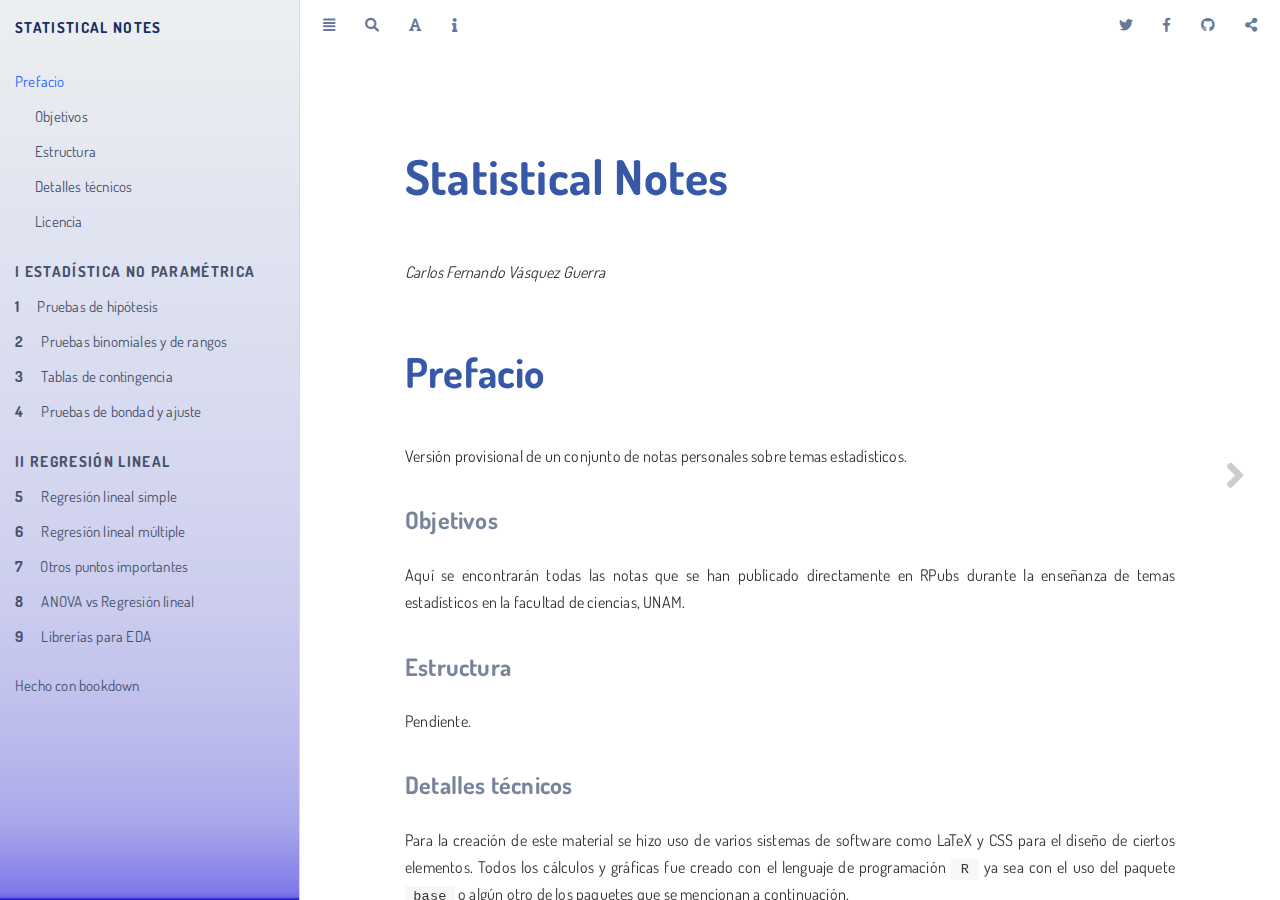
<file: docs/index.html>
<!DOCTYPE html>
<html lang="" xml:lang="">
<head>

  <meta charset="utf-8" />
  <meta http-equiv="X-UA-Compatible" content="IE=edge" />
  <title>Statistical Notes</title>
  <meta name="description" content="Notas sobre temas relacionados a la estadística" />
  <meta name="generator" content="bookdown 0.21.6 and GitBook 2.6.7" />

  <meta property="og:title" content="Statistical Notes" />
  <meta property="og:type" content="book" />
  <meta property="og:url" content="https://carlosfernandovg.github.io/StatisticalNotes/" />
  
  <meta property="og:description" content="Notas sobre temas relacionados a la estadística" />
  <meta name="github-repo" content="CarlosFernandoVG/StatisticalNotes" />

  <meta name="twitter:card" content="summary" />
  <meta name="twitter:title" content="Statistical Notes" />
  
  <meta name="twitter:description" content="Notas sobre temas relacionados a la estadística" />
  

<meta name="author" content="Carlos Fernando Vásquez Guerra" />



  <meta name="viewport" content="width=device-width, initial-scale=1" />
  <meta name="apple-mobile-web-app-capable" content="yes" />
  <meta name="apple-mobile-web-app-status-bar-style" content="black" />
  
  

<link rel="next" href="pruebas-de-hipótesis.html"/>
<script src="libs/header-attrs-2.7.3/header-attrs.js"></script>
<script src="libs/jquery-3.5.1/jquery.min.js"></script>
<link href="libs/gitbook-2.6.7/css/style.css" rel="stylesheet" />
<link href="libs/gitbook-2.6.7/css/plugin-table.css" rel="stylesheet" />
<link href="libs/gitbook-2.6.7/css/plugin-bookdown.css" rel="stylesheet" />
<link href="libs/gitbook-2.6.7/css/plugin-highlight.css" rel="stylesheet" />
<link href="libs/gitbook-2.6.7/css/plugin-search.css" rel="stylesheet" />
<link href="libs/gitbook-2.6.7/css/plugin-fontsettings.css" rel="stylesheet" />
<link href="libs/gitbook-2.6.7/css/plugin-clipboard.css" rel="stylesheet" />









<link href="libs/anchor-sections-1.0.1/anchor-sections.css" rel="stylesheet" />
<script src="libs/anchor-sections-1.0.1/anchor-sections.js"></script>
<link href="libs/font-awesome-5.1.0/css/all.css" rel="stylesheet" />
<link href="libs/font-awesome-5.1.0/css/v4-shims.css" rel="stylesheet" />
<script src="libs/htmlwidgets-1.5.3/htmlwidgets.js"></script>
<script src="libs/plotly-binding-4.9.3/plotly.js"></script>
<script src="libs/typedarray-0.1/typedarray.min.js"></script>
<link href="libs/crosstalk-1.1.1/css/crosstalk.css" rel="stylesheet" />
<script src="libs/crosstalk-1.1.1/js/crosstalk.min.js"></script>
<link href="libs/plotly-htmlwidgets-css-1.57.1/plotly-htmlwidgets.css" rel="stylesheet" />
<script src="libs/plotly-main-1.57.1/plotly-latest.min.js"></script>
<script src="libs/kePrint-0.0.1/kePrint.js"></script>
<link href="libs/lightable-0.0.1/lightable.css" rel="stylesheet" />
<link href="libs/bsTable-3.3.7/bootstrapTable.min.css" rel="stylesheet" />
<script src="libs/bsTable-3.3.7/bootstrapTable.js"></script>


<style type="text/css">
pre > code.sourceCode { white-space: pre; position: relative; }
pre > code.sourceCode > span { display: inline-block; line-height: 1.25; }
pre > code.sourceCode > span:empty { height: 1.2em; }
.sourceCode { overflow: visible; }
code.sourceCode > span { color: inherit; text-decoration: inherit; }
pre.sourceCode { margin: 0; }
@media screen {
div.sourceCode { overflow: auto; }
}
@media print {
pre > code.sourceCode { white-space: pre-wrap; }
pre > code.sourceCode > span { text-indent: -5em; padding-left: 5em; }
}
pre.numberSource code
  { counter-reset: source-line 0; }
pre.numberSource code > span
  { position: relative; left: -4em; counter-increment: source-line; }
pre.numberSource code > span > a:first-child::before
  { content: counter(source-line);
    position: relative; left: -1em; text-align: right; vertical-align: baseline;
    border: none; display: inline-block;
    -webkit-touch-callout: none; -webkit-user-select: none;
    -khtml-user-select: none; -moz-user-select: none;
    -ms-user-select: none; user-select: none;
    padding: 0 4px; width: 4em;
    color: #aaaaaa;
  }
pre.numberSource { margin-left: 3em; border-left: 1px solid #aaaaaa;  padding-left: 4px; }
div.sourceCode
  {   }
@media screen {
pre > code.sourceCode > span > a:first-child::before { text-decoration: underline; }
}
code span.al { color: #ff0000; font-weight: bold; } /* Alert */
code span.an { color: #60a0b0; font-weight: bold; font-style: italic; } /* Annotation */
code span.at { color: #7d9029; } /* Attribute */
code span.bn { color: #40a070; } /* BaseN */
code span.bu { } /* BuiltIn */
code span.cf { color: #007020; font-weight: bold; } /* ControlFlow */
code span.ch { color: #4070a0; } /* Char */
code span.cn { color: #880000; } /* Constant */
code span.co { color: #60a0b0; font-style: italic; } /* Comment */
code span.cv { color: #60a0b0; font-weight: bold; font-style: italic; } /* CommentVar */
code span.do { color: #ba2121; font-style: italic; } /* Documentation */
code span.dt { color: #902000; } /* DataType */
code span.dv { color: #40a070; } /* DecVal */
code span.er { color: #ff0000; font-weight: bold; } /* Error */
code span.ex { } /* Extension */
code span.fl { color: #40a070; } /* Float */
code span.fu { color: #06287e; } /* Function */
code span.im { } /* Import */
code span.in { color: #60a0b0; font-weight: bold; font-style: italic; } /* Information */
code span.kw { color: #007020; font-weight: bold; } /* Keyword */
code span.op { color: #666666; } /* Operator */
code span.ot { color: #007020; } /* Other */
code span.pp { color: #bc7a00; } /* Preprocessor */
code span.sc { color: #4070a0; } /* SpecialChar */
code span.ss { color: #bb6688; } /* SpecialString */
code span.st { color: #4070a0; } /* String */
code span.va { color: #19177c; } /* Variable */
code span.vs { color: #4070a0; } /* VerbatimString */
code span.wa { color: #60a0b0; font-weight: bold; font-style: italic; } /* Warning */
</style>

<style type="text/css">
/* Used with Pandoc 2.11+ new --citeproc when CSL is used */
div.csl-bib-body { }
div.csl-entry {
  clear: both;
}
.hanging div.csl-entry {
  margin-left:2em;
  text-indent:-2em;
}
div.csl-left-margin {
  min-width:2em;
  float:left;
}
div.csl-right-inline {
  margin-left:2em;
  padding-left:1em;
}
div.csl-indent {
  margin-left: 2em;
}
</style>

<link rel="stylesheet" href="styles.css" type="text/css" />
</head>

<body>



  <div class="book without-animation with-summary font-size-2 font-family-1" data-basepath=".">

    <div class="book-summary">
      <nav role="navigation">

<ul class="summary">
<li><a href="./">Statistical Notes</a></li>

<li class="divider"></li>
<li class="chapter" data-level="" data-path="index.html"><a href="index.html"><i class="fa fa-check"></i>Prefacio</a>
<ul>
<li class="chapter" data-level="" data-path="index.html"><a href="index.html#objetivos"><i class="fa fa-check"></i>Objetivos</a></li>
<li class="chapter" data-level="" data-path="index.html"><a href="index.html#estructura"><i class="fa fa-check"></i>Estructura</a></li>
<li class="chapter" data-level="" data-path="index.html"><a href="index.html#detalles-técnicos"><i class="fa fa-check"></i>Detalles técnicos</a></li>
<li class="chapter" data-level="" data-path="index.html"><a href="index.html#licencia"><i class="fa fa-check"></i>Licencia</a></li>
</ul></li>
<li class="part"><span><b>I Estadística no paramétrica</b></span></li>
<li class="chapter" data-level="1" data-path="pruebas-de-hipótesis.html"><a href="pruebas-de-hipótesis.html"><i class="fa fa-check"></i><b>1</b> Pruebas de hipótesis</a>
<ul>
<li class="chapter" data-level="1.1" data-path="pruebas-de-hipótesis.html"><a href="pruebas-de-hipótesis.html#qué-es-una-prueba-de-hipótesis"><i class="fa fa-check"></i><b>1.1</b> ¿Qué es una Prueba de Hipótesis?</a></li>
<li class="chapter" data-level="1.2" data-path="pruebas-de-hipótesis.html"><a href="pruebas-de-hipótesis.html#dos-tipos-de-hipótesis"><i class="fa fa-check"></i><b>1.2</b> Dos tipos de hipótesis</a></li>
<li class="chapter" data-level="1.3" data-path="pruebas-de-hipótesis.html"><a href="pruebas-de-hipótesis.html#significancia-y-confianza"><i class="fa fa-check"></i><b>1.3</b> Significancia y confianza</a></li>
<li class="chapter" data-level="1.4" data-path="pruebas-de-hipótesis.html"><a href="pruebas-de-hipótesis.html#rechazar-h_0"><i class="fa fa-check"></i><b>1.4</b> Rechazar <span class="math inline">\(H_0\)</span></a></li>
<li class="chapter" data-level="1.5" data-path="pruebas-de-hipótesis.html"><a href="pruebas-de-hipótesis.html#tipos-de-pruebas"><i class="fa fa-check"></i><b>1.5</b> Tipos de pruebas</a></li>
<li class="chapter" data-level="1.6" data-path="pruebas-de-hipótesis.html"><a href="pruebas-de-hipótesis.html#p-value"><i class="fa fa-check"></i><b>1.6</b> <span class="math inline">\(P-value\)</span></a></li>
<li class="chapter" data-level="1.7" data-path="pruebas-de-hipótesis.html"><a href="pruebas-de-hipótesis.html#algunos-puntos-a-recordar"><i class="fa fa-check"></i><b>1.7</b> Algunos puntos a recordar</a></li>
</ul></li>
<li class="chapter" data-level="2" data-path="pruebas-binomiales-y-de-rangos.html"><a href="pruebas-binomiales-y-de-rangos.html"><i class="fa fa-check"></i><b>2</b> Pruebas binomiales y de rangos</a></li>
<li class="chapter" data-level="3" data-path="tablas-de-contingencia.html"><a href="tablas-de-contingencia.html"><i class="fa fa-check"></i><b>3</b> Tablas de contingencia</a></li>
<li class="chapter" data-level="4" data-path="pruebas-de-bondad-y-ajuste.html"><a href="pruebas-de-bondad-y-ajuste.html"><i class="fa fa-check"></i><b>4</b> Pruebas de bondad y ajuste</a>
<ul>
<li class="chapter" data-level="4.1" data-path="pruebas-de-bondad-y-ajuste.html"><a href="pruebas-de-bondad-y-ajuste.html#funciones-de-distribución-comunes-y-técnicas-de-identificación"><i class="fa fa-check"></i><b>4.1</b> Funciones de distribución comunes y técnicas de identificación</a></li>
<li class="chapter" data-level="4.2" data-path="pruebas-de-bondad-y-ajuste.html"><a href="pruebas-de-bondad-y-ajuste.html#programación-y-evaluación"><i class="fa fa-check"></i><b>4.2</b> Programación y evaluación</a></li>
<li class="chapter" data-level="4.3" data-path="pruebas-de-bondad-y-ajuste.html"><a href="pruebas-de-bondad-y-ajuste.html#comparación-de-pruebas"><i class="fa fa-check"></i><b>4.3</b> Comparación de pruebas</a></li>
<li class="chapter" data-level="4.4" data-path="pruebas-de-bondad-y-ajuste.html"><a href="pruebas-de-bondad-y-ajuste.html#el-caso-de-la-normal"><i class="fa fa-check"></i><b>4.4</b> El caso de la normal</a></li>
</ul></li>
<li class="part"><span><b>II Regresión lineal</b></span></li>
<li class="chapter" data-level="5" data-path="regresión-lineal-simple.html"><a href="regresión-lineal-simple.html"><i class="fa fa-check"></i><b>5</b> Regresión lineal simple</a>
<ul>
<li class="chapter" data-level="5.1" data-path="regresión-lineal-simple.html"><a href="regresión-lineal-simple.html#correlación-y-linearidad"><i class="fa fa-check"></i><b>5.1</b> Correlación y linearidad</a></li>
<li class="chapter" data-level="5.2" data-path="regresión-lineal-simple.html"><a href="regresión-lineal-simple.html#variables-categóricas"><i class="fa fa-check"></i><b>5.2</b> Variables categóricas</a></li>
<li class="chapter" data-level="5.3" data-path="regresión-lineal-simple.html"><a href="regresión-lineal-simple.html#paquetes-y-funciones-útiles"><i class="fa fa-check"></i><b>5.3</b> Paquetes y funciones útiles</a>
<ul>
<li class="chapter" data-level="5.3.1" data-path="regresión-lineal-simple.html"><a href="regresión-lineal-simple.html#correlación"><i class="fa fa-check"></i><b>5.3.1</b> Correlación</a></li>
<li class="chapter" data-level="5.3.2" data-path="regresión-lineal-simple.html"><a href="regresión-lineal-simple.html#regresión"><i class="fa fa-check"></i><b>5.3.2</b> Regresión</a></li>
<li class="chapter" data-level="5.3.3" data-path="regresión-lineal-simple.html"><a href="regresión-lineal-simple.html#tidymodelsbroom"><i class="fa fa-check"></i><b>5.3.3</b> TidyModels::Broom</a></li>
</ul></li>
<li class="chapter" data-level="5.4" data-path="regresión-lineal-simple.html"><a href="regresión-lineal-simple.html#ejemplo"><i class="fa fa-check"></i><b>5.4</b> Ejemplo</a></li>
<li class="chapter" data-level="5.5" data-path="regresión-lineal-simple.html"><a href="regresión-lineal-simple.html#otros-puntos-importantes"><i class="fa fa-check"></i><b>5.5</b> Otros puntos importantes</a></li>
</ul></li>
<li class="chapter" data-level="6" data-path="regresión-lineal-múltiple.html"><a href="regresión-lineal-múltiple.html"><i class="fa fa-check"></i><b>6</b> Regresión lineal múltiple</a>
<ul>
<li class="chapter" data-level="6.1" data-path="regresión-lineal-múltiple.html"><a href="regresión-lineal-múltiple.html#pruebas-de-hipótesis-y-anova-e-intervalos"><i class="fa fa-check"></i><b>6.1</b> Pruebas de hipótesis y ANOVA e intervalos</a></li>
<li class="chapter" data-level="6.2" data-path="regresión-lineal-múltiple.html"><a href="regresión-lineal-múltiple.html#interacción-y-selección-de-variables"><i class="fa fa-check"></i><b>6.2</b> Interacción y selección de variables</a></li>
<li class="chapter" data-level="6.3" data-path="regresión-lineal-múltiple.html"><a href="regresión-lineal-múltiple.html#supuestos-y-problemas-potenciales"><i class="fa fa-check"></i><b>6.3</b> Supuestos y problemas potenciales</a>
<ul>
<li class="chapter" data-level="6.3.1" data-path="regresión-lineal-múltiple.html"><a href="regresión-lineal-múltiple.html#transformaciones"><i class="fa fa-check"></i><b>6.3.1</b> +Transformaciones</a></li>
<li class="chapter" data-level="6.3.2" data-path="regresión-lineal-múltiple.html"><a href="regresión-lineal-múltiple.html#interpretaciones"><i class="fa fa-check"></i><b>6.3.2</b> Interpretaciones</a></li>
<li class="chapter" data-level="6.3.3" data-path="regresión-lineal-múltiple.html"><a href="regresión-lineal-múltiple.html#validación"><i class="fa fa-check"></i><b>6.3.3</b> Validación</a></li>
</ul></li>
<li class="chapter" data-level="6.4" data-path="regresión-lineal-múltiple.html"><a href="regresión-lineal-múltiple.html#predicción"><i class="fa fa-check"></i><b>6.4</b> Predicción</a></li>
</ul></li>
<li class="chapter" data-level="7" data-path="otros-puntos-importantes-1.html"><a href="otros-puntos-importantes-1.html"><i class="fa fa-check"></i><b>7</b> Otros puntos importantes</a>
<ul>
<li class="chapter" data-level="7.1" data-path="otros-puntos-importantes-1.html"><a href="otros-puntos-importantes-1.html#comparación-de-modelos"><i class="fa fa-check"></i><b>7.1</b> Comparación de modelos</a>
<ul>
<li class="chapter" data-level="7.1.1" data-path="otros-puntos-importantes-1.html"><a href="otros-puntos-importantes-1.html#r2"><i class="fa fa-check"></i><b>7.1.1</b> R^2</a></li>
</ul></li>
<li class="chapter" data-level="7.2" data-path="otros-puntos-importantes-1.html"><a href="otros-puntos-importantes-1.html#análisis-de-valores-influyentes"><i class="fa fa-check"></i><b>7.2</b> Análisis de valores influyentes</a>
<ul>
<li class="chapter" data-level="7.2.1" data-path="otros-puntos-importantes-1.html"><a href="otros-puntos-importantes-1.html#outliers"><i class="fa fa-check"></i><b>7.2.1</b> Outliers</a></li>
<li class="chapter" data-level="7.2.2" data-path="otros-puntos-importantes-1.html"><a href="otros-puntos-importantes-1.html#valores-con-alto-apalancamiento"><i class="fa fa-check"></i><b>7.2.2</b> Valores con alto “apalancamiento”</a></li>
</ul></li>
</ul></li>
<li class="chapter" data-level="8" data-path="anova-vs-regresión-lineal.html"><a href="anova-vs-regresión-lineal.html"><i class="fa fa-check"></i><b>8</b> ANOVA vs Regresión lineal</a></li>
<li class="chapter" data-level="9" data-path="librerías-para-eda.html"><a href="librerías-para-eda.html"><i class="fa fa-check"></i><b>9</b> Librerías para EDA</a></li>
<li class="divider"></li>
<li><a href="https://bookdown.org" target="_blank">Hecho con bookdown</a></li>

</ul>

      </nav>
    </div>

    <div class="book-body">
      <div class="body-inner">
        <div class="book-header" role="navigation">
          <h1>
            <i class="fa fa-circle-o-notch fa-spin"></i><a href="./">Statistical Notes</a>
          </h1>
        </div>

        <div class="page-wrapper" tabindex="-1" role="main">
          <div class="page-inner">

            <section class="normal" id="section-">
<div id="header">
<h1 class="title">Statistical Notes</h1>
<p class="author"><em>Carlos Fernando Vásquez Guerra</em></p>
</div>
<div id="prefacio" class="section level1 unnumbered">
<h1>Prefacio</h1>
<p>Versión provisional de un conjunto de notas personales sobre temas estadísticos.</p>
<div id="objetivos" class="section level3 unnumbered">
<h3>Objetivos</h3>
<p>Aquí se encontrarán todas las notas que se han publicado directamente en RPubs durante la enseñanza de temas estadísticos en la facultad de ciencias, UNAM.</p>
</div>
<div id="estructura" class="section level3 unnumbered">
<h3>Estructura</h3>
<p>Pendiente.</p>
</div>
<div id="detalles-técnicos" class="section level3 unnumbered">
<h3>Detalles técnicos</h3>
<p>Para la creación de este material se hizo uso de varios sistemas de software como LaTeX y CSS para el diseño de ciertos elementos. Todos los cálculos y gráficas fue creado con el lenguaje de programación <code>R</code> ya sea con el uso del paquete <code>base</code> o algún otro de los paquetes que se mencionan a continuación.</p>
<style type="text/css">
.scroll-300 {
  max-height: 300px;
}
</style>
<style type="text/css">
pre {
  max-height: 300px;
  overflow-y: auto;
}

pre[class] {
  max-height: 300px;
}
</style>
<pre class="scroll-300"><code>R version 3.6.2 (2019-12-12)
Platform: x86_64-apple-darwin15.6.0 (64-bit)
Running under: macOS  10.16

Matrix products: default
BLAS:   /Library/Frameworks/R.framework/Versions/3.6/Resources/lib/libRblas.0.dylib
LAPACK: /Library/Frameworks/R.framework/Versions/3.6/Resources/lib/libRlapack.dylib

locale:
[1] en_US.UTF-8/en_US.UTF-8/en_US.UTF-8/C/en_US.UTF-8/en_US.UTF-8

attached base packages:
[1] stats     graphics  grDevices utils     datasets  methods   base     

other attached packages:
 [1] knitr_1.31          visdat_0.5.3        actuar_2.3-3       
 [4] futurevisions_0.1.1 moments_0.14        fitdistrplus_1.0-14
 [7] npsurv_0.4-0        lsei_1.2-0          survival_3.1-8     
[10] scales_1.1.1        janitor_2.1.0       shape_1.4.4        
[13] kableExtra_1.2.1    datasauRus_0.1.4    ggbrace_0.1.0      
[16] corrplot_0.84       lares_5.0.1         MASS_7.3-51.5      
[19] skimr_2.1.3         ggcorrplot_0.1.3    ggfortify_0.4.11   
[22] faraway_1.0.7       lmtest_0.9-38       zoo_1.8-8          
[25] modelsummary_0.8.1  equatiomatic_0.2.0  plotly_4.9.3       
[28] GGally_2.1.2        readxl_1.3.1        cowplot_1.1.1      
[31] patchwork_1.0.0     broom_0.7.9         latex2exp_0.4.0    
[34] devtools_2.3.2      usethis_2.0.1       forcats_0.5.1      
[37] stringr_1.4.0       dplyr_1.0.5         purrr_0.3.4        
[40] readr_1.4.0         tidyr_1.1.3         tibble_3.1.3       
[43] ggplot2_3.3.5       tidyverse_1.3.0    

loaded via a namespace (and not attached):
 [1] minqa_1.2.4          colorspace_2.0-2     ellipsis_0.3.2      
 [4] rprojroot_2.0.2      snakecase_0.11.0     base64enc_0.1-3     
 [7] fs_1.5.0             rstudioapi_0.13      remotes_2.2.0       
[10] fansi_0.5.0          lubridate_1.7.10     xml2_1.3.2          
[13] splines_3.6.2        pkgload_1.2.0        jsonlite_1.7.2      
[16] nloptr_1.2.2.2       pROC_1.17.0.1        dbplyr_1.4.2        
[19] compiler_3.6.2       httr_1.4.2           backports_1.2.1     
[22] assertthat_0.2.1     Matrix_1.2-18        lazyeval_0.2.2      
[25] cli_3.0.1            htmltools_0.5.1.9000 prettyunits_1.1.1   
[28] tools_3.6.2          gtable_0.3.0         glue_1.4.2          
[31] tables_0.9.6         Rcpp_1.0.6           cellranger_1.1.0    
[34] jquerylib_0.1.3      h2o_3.32.1.3         vctrs_0.3.8         
[37] nlme_3.1-144         xfun_0.21            ps_1.6.0            
[40] openxlsx_4.2.3       testthat_3.0.2       lme4_1.1-26         
[43] rvest_1.0.1          lifecycle_1.0.0      statmod_1.4.35      
[46] hms_1.0.0            RColorBrewer_1.1-2   yaml_2.2.1          
[49] memoise_1.1.0        gridExtra_2.3        sass_0.3.1.9000     
[52] rpart_4.1-15         reshape_0.8.8        stringi_1.5.3       
[55] desc_1.2.0           zip_2.1.1            boot_1.3-24         
[58] pkgbuild_1.2.0       repr_1.1.0           bitops_1.0-6        
[61] rlang_0.4.11         pkgconfig_2.0.3      evaluate_0.14       
[64] lattice_0.20-40      htmlwidgets_1.5.3    processx_3.4.5      
[67] tidyselect_1.1.0     plyr_1.8.6           magrittr_2.0.1      
[70] bookdown_0.21.6      R6_2.5.0             generics_0.1.0      
[73] expint_0.1-6         DBI_1.1.0            pillar_1.6.2        
[76] haven_2.3.1          withr_2.4.2          RCurl_1.98-1.1      
[79] modelr_0.1.6         crayon_1.4.1         utf8_1.2.2          
[82] rmarkdown_2.7.3      grid_3.6.2           data.table_1.14.0   
[85] callr_3.5.1          webshot_0.5.2        reprex_0.3.0        
[88] digest_0.6.27        munsell_0.5.0        viridisLite_0.4.0   
[91] bslib_0.2.4.9002     sessioninfo_1.1.1   </code></pre>
<p>Este libro fue escrito con <a href="http://bookdown.org/">bookdown</a> usando <a href="http://www.rstudio.com/ide/">RStudio</a>.</p>
<p>Esta versión fue escrita con:</p>
<pre><code>Finding R package dependencies ... Done!</code></pre>
<pre><code> setting  value                       
 version  R version 3.6.2 (2019-12-12)
 os       macOS  10.16                
 system   x86_64, darwin15.6.0        
 ui       X11                         
 language (EN)                        
 collate  en_US.UTF-8                 
 ctype    en_US.UTF-8                 
 tz       America/Mexico_City         
 date     2021-08-15                  </code></pre>
</div>
<div id="licencia" class="section level3 unnumbered">
<h3>Licencia</h3>
<p>This work is licensed under a <a href="https://creativecommons.org/licenses/by-sa/4.0/">Creative Commons Attribution-ShareAlike 4.0 International License</a>.</p>
<center>
<i class="fab fa-creative-commons fa-2x"></i><i class="fab fa-creative-commons-by fa-2x"></i><i class="fab fa-creative-commons-sa fa-2x"></i>
</center>
<p><em>This is a human-readable summary of (and not a substitute for) the license.
Please see <a href="https://creativecommons.org/licenses/by-sa/4.0/legalcode" class="uri">https://creativecommons.org/licenses/by-sa/4.0/legalcode</a> for the full legal text.</em></p>
<p><strong>You are free to:</strong></p>
<ul>
<li><p><strong>Share</strong>—copy and redistribute the material in any medium or
format</p></li>
<li><p><strong>Remix</strong>—remix, transform, and build upon the material for any
purpose, even commercially.</p></li>
</ul>
<p>The licensor cannot revoke these freedoms as long as you follow the
license terms.</p>
<p><strong>Under the following terms:</strong></p>
<ul>
<li><p><strong>Attribution</strong>—You must give appropriate credit, provide a link
to the license, and indicate if changes were made. You may do so in
any reasonable manner, but not in any way that suggests the licensor
endorses you or your use.</p></li>
<li><p><strong>ShareAlike</strong>—If you remix, transform, or build upon the material, you must distribute your contributions under the same license as the original.</p></li>
<li><p><strong>No additional restrictions</strong>—You may not apply legal terms or
technological measures that legally restrict others from doing
anything the license permits.</p></li>
</ul>
<p><strong>Notices:</strong></p>
<p>You do not have to comply with the license for elements of the
material in the public domain or where your use is permitted by an
applicable exception or limitation.</p>
<p>No warranties are given. The license may not give you all of the
permissions necessary for your intended use. For example, other rights
such as publicity, privacy, or moral rights may limit how you use the
material.</p>

</div>
</div>



            </section>

          </div>
        </div>
      </div>

<a href="pruebas-de-hipótesis.html" class="navigation navigation-next navigation-unique" aria-label="Next page"><i class="fa fa-angle-right"></i></a>
    </div>
  </div>
<script src="libs/gitbook-2.6.7/js/app.min.js"></script>
<script src="libs/gitbook-2.6.7/js/lunr.js"></script>
<script src="libs/gitbook-2.6.7/js/clipboard.min.js"></script>
<script src="libs/gitbook-2.6.7/js/plugin-search.js"></script>
<script src="libs/gitbook-2.6.7/js/plugin-sharing.js"></script>
<script src="libs/gitbook-2.6.7/js/plugin-fontsettings.js"></script>
<script src="libs/gitbook-2.6.7/js/plugin-bookdown.js"></script>
<script src="libs/gitbook-2.6.7/js/jquery.highlight.js"></script>
<script src="libs/gitbook-2.6.7/js/plugin-clipboard.js"></script>
<script>
gitbook.require(["gitbook"], function(gitbook) {
gitbook.start({
"sharing": {
"github": true,
"facebook": true,
"twitter": true,
"linkedin": false,
"weibo": false,
"instapaper": false,
"vk": false,
"all": ["facebook", "twitter", "github", "linkedin", "weibo", "instapaper"]
},
"fontsettings": {
"theme": "white",
"family": "sans",
"size": 2
},
"edit": {
"link": null,
"text": null
},
"history": {
"link": null,
"text": null
},
"view": {
"link": null,
"text": null
},
"download": null,
"toc": {
"collapse": "section"
}
});
});
</script>

<!-- dynamically load mathjax for compatibility with self-contained -->
<script>
  (function () {
    var script = document.createElement("script");
    script.type = "text/javascript";
    var src = "true";
    if (src === "" || src === "true") src = "https://mathjax.rstudio.com/latest/MathJax.js?config=TeX-MML-AM_CHTML";
    if (location.protocol !== "file:")
      if (/^https?:/.test(src))
        src = src.replace(/^https?:/, '');
    script.src = src;
    document.getElementsByTagName("head")[0].appendChild(script);
  })();
</script>
</body>

</html>
</file>
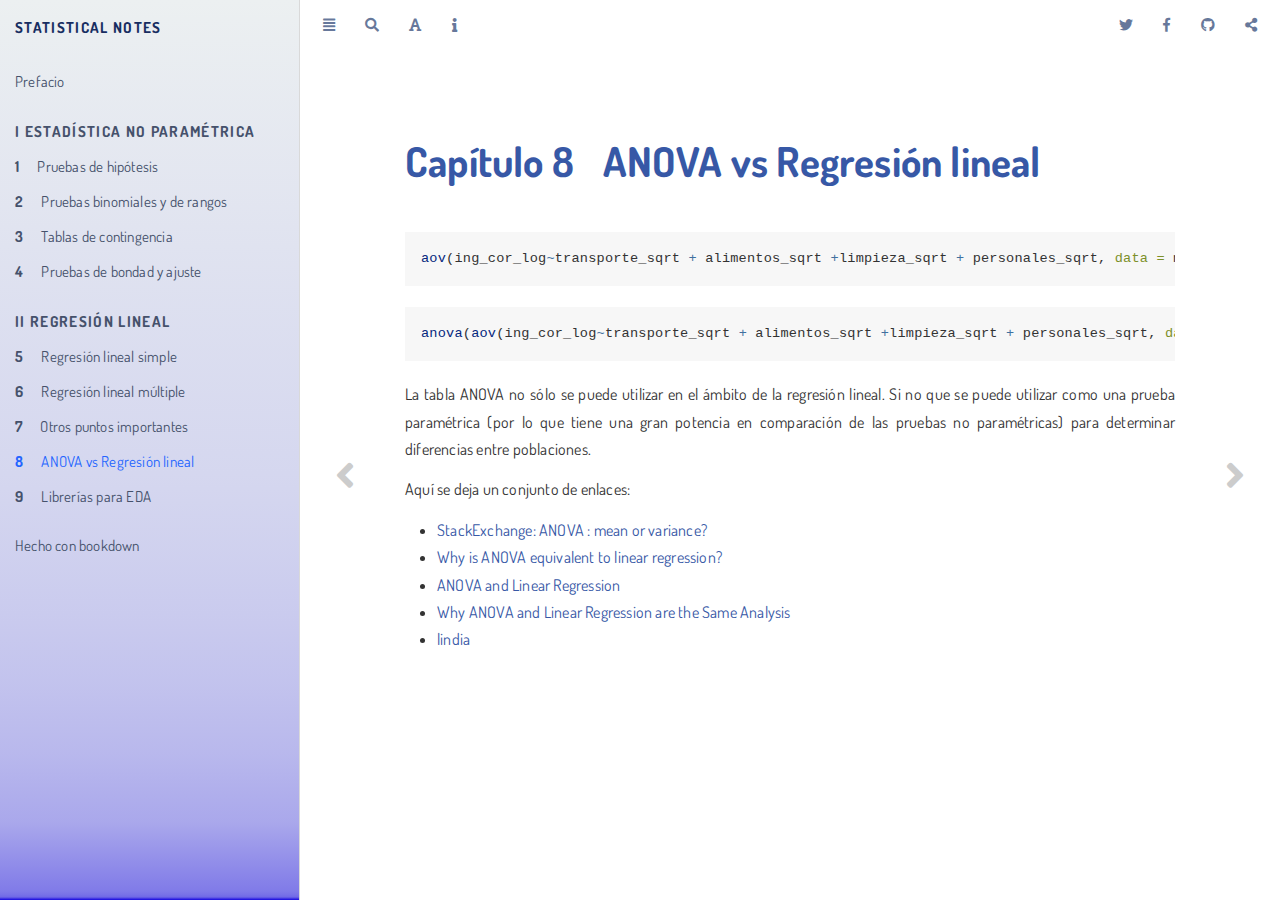
<file: docs/anova-vs-regresión-lineal.html>
<!DOCTYPE html>
<html lang="" xml:lang="">
<head>

  <meta charset="utf-8" />
  <meta http-equiv="X-UA-Compatible" content="IE=edge" />
  <title>Capítulo 8 ANOVA vs Regresión lineal | Statistical Notes</title>
  <meta name="description" content="Notas sobre temas relacionados a la estadística" />
  <meta name="generator" content="bookdown 0.21.6 and GitBook 2.6.7" />

  <meta property="og:title" content="Capítulo 8 ANOVA vs Regresión lineal | Statistical Notes" />
  <meta property="og:type" content="book" />
  <meta property="og:url" content="https://carlosfernandovg.github.io/StatisticalNotes/" />
  
  <meta property="og:description" content="Notas sobre temas relacionados a la estadística" />
  <meta name="github-repo" content="CarlosFernandoVG/StatisticalNotes" />

  <meta name="twitter:card" content="summary" />
  <meta name="twitter:title" content="Capítulo 8 ANOVA vs Regresión lineal | Statistical Notes" />
  
  <meta name="twitter:description" content="Notas sobre temas relacionados a la estadística" />
  

<meta name="author" content="Carlos Fernando Vásquez Guerra" />



  <meta name="viewport" content="width=device-width, initial-scale=1" />
  <meta name="apple-mobile-web-app-capable" content="yes" />
  <meta name="apple-mobile-web-app-status-bar-style" content="black" />
  
  
<link rel="prev" href="otros-puntos-importantes-1.html"/>
<link rel="next" href="librerías-para-eda.html"/>
<script src="libs/header-attrs-2.7.3/header-attrs.js"></script>
<script src="libs/jquery-3.5.1/jquery.min.js"></script>
<link href="libs/gitbook-2.6.7/css/style.css" rel="stylesheet" />
<link href="libs/gitbook-2.6.7/css/plugin-table.css" rel="stylesheet" />
<link href="libs/gitbook-2.6.7/css/plugin-bookdown.css" rel="stylesheet" />
<link href="libs/gitbook-2.6.7/css/plugin-highlight.css" rel="stylesheet" />
<link href="libs/gitbook-2.6.7/css/plugin-search.css" rel="stylesheet" />
<link href="libs/gitbook-2.6.7/css/plugin-fontsettings.css" rel="stylesheet" />
<link href="libs/gitbook-2.6.7/css/plugin-clipboard.css" rel="stylesheet" />









<link href="libs/anchor-sections-1.0.1/anchor-sections.css" rel="stylesheet" />
<script src="libs/anchor-sections-1.0.1/anchor-sections.js"></script>
<link href="libs/font-awesome-5.1.0/css/all.css" rel="stylesheet" />
<link href="libs/font-awesome-5.1.0/css/v4-shims.css" rel="stylesheet" />
<script src="libs/htmlwidgets-1.5.3/htmlwidgets.js"></script>
<script src="libs/plotly-binding-4.9.3/plotly.js"></script>
<script src="libs/typedarray-0.1/typedarray.min.js"></script>
<link href="libs/crosstalk-1.1.1/css/crosstalk.css" rel="stylesheet" />
<script src="libs/crosstalk-1.1.1/js/crosstalk.min.js"></script>
<link href="libs/plotly-htmlwidgets-css-1.57.1/plotly-htmlwidgets.css" rel="stylesheet" />
<script src="libs/plotly-main-1.57.1/plotly-latest.min.js"></script>
<script src="libs/kePrint-0.0.1/kePrint.js"></script>
<link href="libs/lightable-0.0.1/lightable.css" rel="stylesheet" />
<link href="libs/bsTable-3.3.7/bootstrapTable.min.css" rel="stylesheet" />
<script src="libs/bsTable-3.3.7/bootstrapTable.js"></script>


<style type="text/css">
pre > code.sourceCode { white-space: pre; position: relative; }
pre > code.sourceCode > span { display: inline-block; line-height: 1.25; }
pre > code.sourceCode > span:empty { height: 1.2em; }
.sourceCode { overflow: visible; }
code.sourceCode > span { color: inherit; text-decoration: inherit; }
pre.sourceCode { margin: 0; }
@media screen {
div.sourceCode { overflow: auto; }
}
@media print {
pre > code.sourceCode { white-space: pre-wrap; }
pre > code.sourceCode > span { text-indent: -5em; padding-left: 5em; }
}
pre.numberSource code
  { counter-reset: source-line 0; }
pre.numberSource code > span
  { position: relative; left: -4em; counter-increment: source-line; }
pre.numberSource code > span > a:first-child::before
  { content: counter(source-line);
    position: relative; left: -1em; text-align: right; vertical-align: baseline;
    border: none; display: inline-block;
    -webkit-touch-callout: none; -webkit-user-select: none;
    -khtml-user-select: none; -moz-user-select: none;
    -ms-user-select: none; user-select: none;
    padding: 0 4px; width: 4em;
    color: #aaaaaa;
  }
pre.numberSource { margin-left: 3em; border-left: 1px solid #aaaaaa;  padding-left: 4px; }
div.sourceCode
  {   }
@media screen {
pre > code.sourceCode > span > a:first-child::before { text-decoration: underline; }
}
code span.al { color: #ff0000; font-weight: bold; } /* Alert */
code span.an { color: #60a0b0; font-weight: bold; font-style: italic; } /* Annotation */
code span.at { color: #7d9029; } /* Attribute */
code span.bn { color: #40a070; } /* BaseN */
code span.bu { } /* BuiltIn */
code span.cf { color: #007020; font-weight: bold; } /* ControlFlow */
code span.ch { color: #4070a0; } /* Char */
code span.cn { color: #880000; } /* Constant */
code span.co { color: #60a0b0; font-style: italic; } /* Comment */
code span.cv { color: #60a0b0; font-weight: bold; font-style: italic; } /* CommentVar */
code span.do { color: #ba2121; font-style: italic; } /* Documentation */
code span.dt { color: #902000; } /* DataType */
code span.dv { color: #40a070; } /* DecVal */
code span.er { color: #ff0000; font-weight: bold; } /* Error */
code span.ex { } /* Extension */
code span.fl { color: #40a070; } /* Float */
code span.fu { color: #06287e; } /* Function */
code span.im { } /* Import */
code span.in { color: #60a0b0; font-weight: bold; font-style: italic; } /* Information */
code span.kw { color: #007020; font-weight: bold; } /* Keyword */
code span.op { color: #666666; } /* Operator */
code span.ot { color: #007020; } /* Other */
code span.pp { color: #bc7a00; } /* Preprocessor */
code span.sc { color: #4070a0; } /* SpecialChar */
code span.ss { color: #bb6688; } /* SpecialString */
code span.st { color: #4070a0; } /* String */
code span.va { color: #19177c; } /* Variable */
code span.vs { color: #4070a0; } /* VerbatimString */
code span.wa { color: #60a0b0; font-weight: bold; font-style: italic; } /* Warning */
</style>

<style type="text/css">
/* Used with Pandoc 2.11+ new --citeproc when CSL is used */
div.csl-bib-body { }
div.csl-entry {
  clear: both;
}
.hanging div.csl-entry {
  margin-left:2em;
  text-indent:-2em;
}
div.csl-left-margin {
  min-width:2em;
  float:left;
}
div.csl-right-inline {
  margin-left:2em;
  padding-left:1em;
}
div.csl-indent {
  margin-left: 2em;
}
</style>

<link rel="stylesheet" href="styles.css" type="text/css" />
</head>

<body>



  <div class="book without-animation with-summary font-size-2 font-family-1" data-basepath=".">

    <div class="book-summary">
      <nav role="navigation">

<ul class="summary">
<li><a href="./">Statistical Notes</a></li>

<li class="divider"></li>
<li class="chapter" data-level="" data-path="index.html"><a href="index.html"><i class="fa fa-check"></i>Prefacio</a>
<ul>
<li class="chapter" data-level="" data-path="index.html"><a href="index.html#objetivos"><i class="fa fa-check"></i>Objetivos</a></li>
<li class="chapter" data-level="" data-path="index.html"><a href="index.html#estructura"><i class="fa fa-check"></i>Estructura</a></li>
<li class="chapter" data-level="" data-path="index.html"><a href="index.html#detalles-técnicos"><i class="fa fa-check"></i>Detalles técnicos</a></li>
<li class="chapter" data-level="" data-path="index.html"><a href="index.html#licencia"><i class="fa fa-check"></i>Licencia</a></li>
</ul></li>
<li class="part"><span><b>I Estadística no paramétrica</b></span></li>
<li class="chapter" data-level="1" data-path="pruebas-de-hipótesis.html"><a href="pruebas-de-hipótesis.html"><i class="fa fa-check"></i><b>1</b> Pruebas de hipótesis</a>
<ul>
<li class="chapter" data-level="1.1" data-path="pruebas-de-hipótesis.html"><a href="pruebas-de-hipótesis.html#qué-es-una-prueba-de-hipótesis"><i class="fa fa-check"></i><b>1.1</b> ¿Qué es una Prueba de Hipótesis?</a></li>
<li class="chapter" data-level="1.2" data-path="pruebas-de-hipótesis.html"><a href="pruebas-de-hipótesis.html#dos-tipos-de-hipótesis"><i class="fa fa-check"></i><b>1.2</b> Dos tipos de hipótesis</a></li>
<li class="chapter" data-level="1.3" data-path="pruebas-de-hipótesis.html"><a href="pruebas-de-hipótesis.html#significancia-y-confianza"><i class="fa fa-check"></i><b>1.3</b> Significancia y confianza</a></li>
<li class="chapter" data-level="1.4" data-path="pruebas-de-hipótesis.html"><a href="pruebas-de-hipótesis.html#rechazar-h_0"><i class="fa fa-check"></i><b>1.4</b> Rechazar <span class="math inline">\(H_0\)</span></a></li>
<li class="chapter" data-level="1.5" data-path="pruebas-de-hipótesis.html"><a href="pruebas-de-hipótesis.html#tipos-de-pruebas"><i class="fa fa-check"></i><b>1.5</b> Tipos de pruebas</a></li>
<li class="chapter" data-level="1.6" data-path="pruebas-de-hipótesis.html"><a href="pruebas-de-hipótesis.html#p-value"><i class="fa fa-check"></i><b>1.6</b> <span class="math inline">\(P-value\)</span></a></li>
<li class="chapter" data-level="1.7" data-path="pruebas-de-hipótesis.html"><a href="pruebas-de-hipótesis.html#algunos-puntos-a-recordar"><i class="fa fa-check"></i><b>1.7</b> Algunos puntos a recordar</a></li>
</ul></li>
<li class="chapter" data-level="2" data-path="pruebas-binomiales-y-de-rangos.html"><a href="pruebas-binomiales-y-de-rangos.html"><i class="fa fa-check"></i><b>2</b> Pruebas binomiales y de rangos</a></li>
<li class="chapter" data-level="3" data-path="tablas-de-contingencia.html"><a href="tablas-de-contingencia.html"><i class="fa fa-check"></i><b>3</b> Tablas de contingencia</a></li>
<li class="chapter" data-level="4" data-path="pruebas-de-bondad-y-ajuste.html"><a href="pruebas-de-bondad-y-ajuste.html"><i class="fa fa-check"></i><b>4</b> Pruebas de bondad y ajuste</a>
<ul>
<li class="chapter" data-level="4.1" data-path="pruebas-de-bondad-y-ajuste.html"><a href="pruebas-de-bondad-y-ajuste.html#funciones-de-distribución-comunes-y-técnicas-de-identificación"><i class="fa fa-check"></i><b>4.1</b> Funciones de distribución comunes y técnicas de identificación</a></li>
<li class="chapter" data-level="4.2" data-path="pruebas-de-bondad-y-ajuste.html"><a href="pruebas-de-bondad-y-ajuste.html#programación-y-evaluación"><i class="fa fa-check"></i><b>4.2</b> Programación y evaluación</a></li>
<li class="chapter" data-level="4.3" data-path="pruebas-de-bondad-y-ajuste.html"><a href="pruebas-de-bondad-y-ajuste.html#comparación-de-pruebas"><i class="fa fa-check"></i><b>4.3</b> Comparación de pruebas</a></li>
<li class="chapter" data-level="4.4" data-path="pruebas-de-bondad-y-ajuste.html"><a href="pruebas-de-bondad-y-ajuste.html#el-caso-de-la-normal"><i class="fa fa-check"></i><b>4.4</b> El caso de la normal</a></li>
</ul></li>
<li class="part"><span><b>II Regresión lineal</b></span></li>
<li class="chapter" data-level="5" data-path="regresión-lineal-simple.html"><a href="regresión-lineal-simple.html"><i class="fa fa-check"></i><b>5</b> Regresión lineal simple</a>
<ul>
<li class="chapter" data-level="5.1" data-path="regresión-lineal-simple.html"><a href="regresión-lineal-simple.html#correlación-y-linearidad"><i class="fa fa-check"></i><b>5.1</b> Correlación y linearidad</a></li>
<li class="chapter" data-level="5.2" data-path="regresión-lineal-simple.html"><a href="regresión-lineal-simple.html#variables-categóricas"><i class="fa fa-check"></i><b>5.2</b> Variables categóricas</a></li>
<li class="chapter" data-level="5.3" data-path="regresión-lineal-simple.html"><a href="regresión-lineal-simple.html#paquetes-y-funciones-útiles"><i class="fa fa-check"></i><b>5.3</b> Paquetes y funciones útiles</a>
<ul>
<li class="chapter" data-level="5.3.1" data-path="regresión-lineal-simple.html"><a href="regresión-lineal-simple.html#correlación"><i class="fa fa-check"></i><b>5.3.1</b> Correlación</a></li>
<li class="chapter" data-level="5.3.2" data-path="regresión-lineal-simple.html"><a href="regresión-lineal-simple.html#regresión"><i class="fa fa-check"></i><b>5.3.2</b> Regresión</a></li>
<li class="chapter" data-level="5.3.3" data-path="regresión-lineal-simple.html"><a href="regresión-lineal-simple.html#tidymodelsbroom"><i class="fa fa-check"></i><b>5.3.3</b> TidyModels::Broom</a></li>
</ul></li>
<li class="chapter" data-level="5.4" data-path="regresión-lineal-simple.html"><a href="regresión-lineal-simple.html#ejemplo"><i class="fa fa-check"></i><b>5.4</b> Ejemplo</a></li>
<li class="chapter" data-level="5.5" data-path="regresión-lineal-simple.html"><a href="regresión-lineal-simple.html#otros-puntos-importantes"><i class="fa fa-check"></i><b>5.5</b> Otros puntos importantes</a></li>
</ul></li>
<li class="chapter" data-level="6" data-path="regresión-lineal-múltiple.html"><a href="regresión-lineal-múltiple.html"><i class="fa fa-check"></i><b>6</b> Regresión lineal múltiple</a>
<ul>
<li class="chapter" data-level="6.1" data-path="regresión-lineal-múltiple.html"><a href="regresión-lineal-múltiple.html#pruebas-de-hipótesis-y-anova-e-intervalos"><i class="fa fa-check"></i><b>6.1</b> Pruebas de hipótesis y ANOVA e intervalos</a></li>
<li class="chapter" data-level="6.2" data-path="regresión-lineal-múltiple.html"><a href="regresión-lineal-múltiple.html#interacción-y-selección-de-variables"><i class="fa fa-check"></i><b>6.2</b> Interacción y selección de variables</a></li>
<li class="chapter" data-level="6.3" data-path="regresión-lineal-múltiple.html"><a href="regresión-lineal-múltiple.html#supuestos-y-problemas-potenciales"><i class="fa fa-check"></i><b>6.3</b> Supuestos y problemas potenciales</a>
<ul>
<li class="chapter" data-level="6.3.1" data-path="regresión-lineal-múltiple.html"><a href="regresión-lineal-múltiple.html#transformaciones"><i class="fa fa-check"></i><b>6.3.1</b> +Transformaciones</a></li>
<li class="chapter" data-level="6.3.2" data-path="regresión-lineal-múltiple.html"><a href="regresión-lineal-múltiple.html#interpretaciones"><i class="fa fa-check"></i><b>6.3.2</b> Interpretaciones</a></li>
<li class="chapter" data-level="6.3.3" data-path="regresión-lineal-múltiple.html"><a href="regresión-lineal-múltiple.html#validación"><i class="fa fa-check"></i><b>6.3.3</b> Validación</a></li>
</ul></li>
<li class="chapter" data-level="6.4" data-path="regresión-lineal-múltiple.html"><a href="regresión-lineal-múltiple.html#predicción"><i class="fa fa-check"></i><b>6.4</b> Predicción</a></li>
</ul></li>
<li class="chapter" data-level="7" data-path="otros-puntos-importantes-1.html"><a href="otros-puntos-importantes-1.html"><i class="fa fa-check"></i><b>7</b> Otros puntos importantes</a>
<ul>
<li class="chapter" data-level="7.1" data-path="otros-puntos-importantes-1.html"><a href="otros-puntos-importantes-1.html#comparación-de-modelos"><i class="fa fa-check"></i><b>7.1</b> Comparación de modelos</a>
<ul>
<li class="chapter" data-level="7.1.1" data-path="otros-puntos-importantes-1.html"><a href="otros-puntos-importantes-1.html#r2"><i class="fa fa-check"></i><b>7.1.1</b> R^2</a></li>
</ul></li>
<li class="chapter" data-level="7.2" data-path="otros-puntos-importantes-1.html"><a href="otros-puntos-importantes-1.html#análisis-de-valores-influyentes"><i class="fa fa-check"></i><b>7.2</b> Análisis de valores influyentes</a>
<ul>
<li class="chapter" data-level="7.2.1" data-path="otros-puntos-importantes-1.html"><a href="otros-puntos-importantes-1.html#outliers"><i class="fa fa-check"></i><b>7.2.1</b> Outliers</a></li>
<li class="chapter" data-level="7.2.2" data-path="otros-puntos-importantes-1.html"><a href="otros-puntos-importantes-1.html#valores-con-alto-apalancamiento"><i class="fa fa-check"></i><b>7.2.2</b> Valores con alto “apalancamiento”</a></li>
</ul></li>
</ul></li>
<li class="chapter" data-level="8" data-path="anova-vs-regresión-lineal.html"><a href="anova-vs-regresión-lineal.html"><i class="fa fa-check"></i><b>8</b> ANOVA vs Regresión lineal</a></li>
<li class="chapter" data-level="9" data-path="librerías-para-eda.html"><a href="librerías-para-eda.html"><i class="fa fa-check"></i><b>9</b> Librerías para EDA</a></li>
<li class="divider"></li>
<li><a href="https://bookdown.org" target="_blank">Hecho con bookdown</a></li>

</ul>

      </nav>
    </div>

    <div class="book-body">
      <div class="body-inner">
        <div class="book-header" role="navigation">
          <h1>
            <i class="fa fa-circle-o-notch fa-spin"></i><a href="./">Statistical Notes</a>
          </h1>
        </div>

        <div class="page-wrapper" tabindex="-1" role="main">
          <div class="page-inner">

            <section class="normal" id="section-">
<div id="anova-vs-regresión-lineal" class="section level1" number="8">
<h1><span class="header-section-number">Capítulo 8</span> ANOVA vs Regresión lineal</h1>
<style type="text/css">
pre {
  max-height: 300px;
  overflow-y: auto;
}

pre[class] {
  max-height: 300px;
}
</style>
<div class="sourceCode" id="cb172"><pre class="sourceCode r"><code class="sourceCode r"><span id="cb172-1"><a href="anova-vs-regresión-lineal.html#cb172-1" aria-hidden="true" tabindex="-1"></a><span class="fu">aov</span>(ing_cor_log<span class="sc">~</span>transporte_sqrt <span class="sc">+</span> alimentos_sqrt <span class="sc">+</span>limpieza_sqrt <span class="sc">+</span> personales_sqrt, <span class="at">data =</span> mutated_data_income) <span class="sc">%&gt;%</span> <span class="fu">summary</span>()</span></code></pre></div>
<div class="sourceCode" id="cb173"><pre class="sourceCode r"><code class="sourceCode r"><span id="cb173-1"><a href="anova-vs-regresión-lineal.html#cb173-1" aria-hidden="true" tabindex="-1"></a><span class="fu">anova</span>(<span class="fu">aov</span>(ing_cor_log<span class="sc">~</span>transporte_sqrt <span class="sc">+</span> alimentos_sqrt <span class="sc">+</span>limpieza_sqrt <span class="sc">+</span> personales_sqrt, <span class="at">data =</span> mutated_data_income))</span></code></pre></div>
<p>La tabla ANOVA no sólo se puede utilizar en el ámbito de la regresión lineal. Si no que se puede utilizar como una prueba paramétrica (por lo que tiene una gran potencia en comparación de las pruebas no paramétricas) para determinar diferencias entre poblaciones.</p>
<p>Aquí se deja un conjunto de enlaces:</p>
<ul>
<li><a href="https://stats.stackexchange.com/questions/208444/anova-mean-or-variance">StackExchange: ANOVA : mean or variance?</a></li>
<li><a href="https://stats.stackexchange.com/questions/175246/why-is-anova-equivalent-to-linear-regression">Why is ANOVA equivalent to linear regression?</a></li>
<li><a href="https://www.sjsu.edu/people/fred.prochaska/courses/ScWk242Spring2013/s1/ScWk-242-Week-12-Slides---ANOVA-and-Linear-Regression.pdf">ANOVA and Linear Regression</a></li>
<li><a href="https://www.theanalysisfactor.com/why-anova-and-linear-regression-are-the-same-analysis/">Why ANOVA and Linear Regression are the Same Analysis</a></li>
<li><a href="https://github.com/yeukyul/lindia">lindia</a></li>
</ul>
</div>
            </section>

          </div>
        </div>
      </div>
<a href="otros-puntos-importantes-1.html" class="navigation navigation-prev " aria-label="Previous page"><i class="fa fa-angle-left"></i></a>
<a href="librerías-para-eda.html" class="navigation navigation-next " aria-label="Next page"><i class="fa fa-angle-right"></i></a>
    </div>
  </div>
<script src="libs/gitbook-2.6.7/js/app.min.js"></script>
<script src="libs/gitbook-2.6.7/js/lunr.js"></script>
<script src="libs/gitbook-2.6.7/js/clipboard.min.js"></script>
<script src="libs/gitbook-2.6.7/js/plugin-search.js"></script>
<script src="libs/gitbook-2.6.7/js/plugin-sharing.js"></script>
<script src="libs/gitbook-2.6.7/js/plugin-fontsettings.js"></script>
<script src="libs/gitbook-2.6.7/js/plugin-bookdown.js"></script>
<script src="libs/gitbook-2.6.7/js/jquery.highlight.js"></script>
<script src="libs/gitbook-2.6.7/js/plugin-clipboard.js"></script>
<script>
gitbook.require(["gitbook"], function(gitbook) {
gitbook.start({
"sharing": {
"github": true,
"facebook": true,
"twitter": true,
"linkedin": false,
"weibo": false,
"instapaper": false,
"vk": false,
"all": ["facebook", "twitter", "github", "linkedin", "weibo", "instapaper"]
},
"fontsettings": {
"theme": "white",
"family": "sans",
"size": 2
},
"edit": {
"link": null,
"text": null
},
"history": {
"link": null,
"text": null
},
"view": {
"link": null,
"text": null
},
"download": null,
"toc": {
"collapse": "section"
}
});
});
</script>

<!-- dynamically load mathjax for compatibility with self-contained -->
<script>
  (function () {
    var script = document.createElement("script");
    script.type = "text/javascript";
    var src = "true";
    if (src === "" || src === "true") src = "https://mathjax.rstudio.com/latest/MathJax.js?config=TeX-MML-AM_CHTML";
    if (location.protocol !== "file:")
      if (/^https?:/.test(src))
        src = src.replace(/^https?:/, '');
    script.src = src;
    document.getElementsByTagName("head")[0].appendChild(script);
  })();
</script>
</body>

</html>
</file>
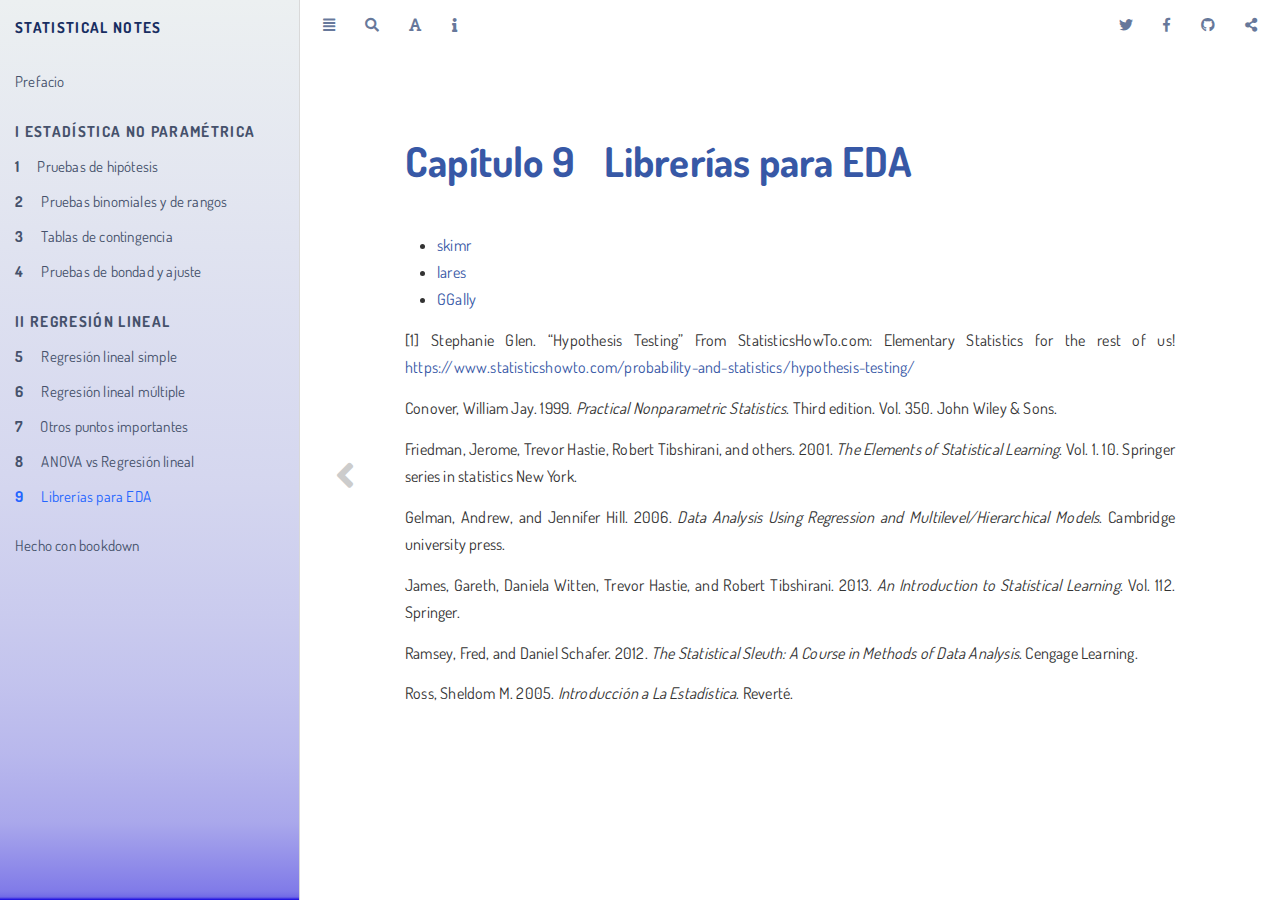
<file: docs/librerías-para-eda.html>
<!DOCTYPE html>
<html lang="" xml:lang="">
<head>

  <meta charset="utf-8" />
  <meta http-equiv="X-UA-Compatible" content="IE=edge" />
  <title>Capítulo 9 Librerías para EDA | Statistical Notes</title>
  <meta name="description" content="Notas sobre temas relacionados a la estadística" />
  <meta name="generator" content="bookdown 0.21.6 and GitBook 2.6.7" />

  <meta property="og:title" content="Capítulo 9 Librerías para EDA | Statistical Notes" />
  <meta property="og:type" content="book" />
  <meta property="og:url" content="https://carlosfernandovg.github.io/StatisticalNotes/" />
  
  <meta property="og:description" content="Notas sobre temas relacionados a la estadística" />
  <meta name="github-repo" content="CarlosFernandoVG/StatisticalNotes" />

  <meta name="twitter:card" content="summary" />
  <meta name="twitter:title" content="Capítulo 9 Librerías para EDA | Statistical Notes" />
  
  <meta name="twitter:description" content="Notas sobre temas relacionados a la estadística" />
  

<meta name="author" content="Carlos Fernando Vásquez Guerra" />



  <meta name="viewport" content="width=device-width, initial-scale=1" />
  <meta name="apple-mobile-web-app-capable" content="yes" />
  <meta name="apple-mobile-web-app-status-bar-style" content="black" />
  
  
<link rel="prev" href="anova-vs-regresión-lineal.html"/>

<script src="libs/header-attrs-2.7.3/header-attrs.js"></script>
<script src="libs/jquery-3.5.1/jquery.min.js"></script>
<link href="libs/gitbook-2.6.7/css/style.css" rel="stylesheet" />
<link href="libs/gitbook-2.6.7/css/plugin-table.css" rel="stylesheet" />
<link href="libs/gitbook-2.6.7/css/plugin-bookdown.css" rel="stylesheet" />
<link href="libs/gitbook-2.6.7/css/plugin-highlight.css" rel="stylesheet" />
<link href="libs/gitbook-2.6.7/css/plugin-search.css" rel="stylesheet" />
<link href="libs/gitbook-2.6.7/css/plugin-fontsettings.css" rel="stylesheet" />
<link href="libs/gitbook-2.6.7/css/plugin-clipboard.css" rel="stylesheet" />









<link href="libs/anchor-sections-1.0.1/anchor-sections.css" rel="stylesheet" />
<script src="libs/anchor-sections-1.0.1/anchor-sections.js"></script>
<link href="libs/font-awesome-5.1.0/css/all.css" rel="stylesheet" />
<link href="libs/font-awesome-5.1.0/css/v4-shims.css" rel="stylesheet" />
<script src="libs/htmlwidgets-1.5.3/htmlwidgets.js"></script>
<script src="libs/plotly-binding-4.9.3/plotly.js"></script>
<script src="libs/typedarray-0.1/typedarray.min.js"></script>
<link href="libs/crosstalk-1.1.1/css/crosstalk.css" rel="stylesheet" />
<script src="libs/crosstalk-1.1.1/js/crosstalk.min.js"></script>
<link href="libs/plotly-htmlwidgets-css-1.57.1/plotly-htmlwidgets.css" rel="stylesheet" />
<script src="libs/plotly-main-1.57.1/plotly-latest.min.js"></script>
<script src="libs/kePrint-0.0.1/kePrint.js"></script>
<link href="libs/lightable-0.0.1/lightable.css" rel="stylesheet" />
<link href="libs/bsTable-3.3.7/bootstrapTable.min.css" rel="stylesheet" />
<script src="libs/bsTable-3.3.7/bootstrapTable.js"></script>


<style type="text/css">
pre > code.sourceCode { white-space: pre; position: relative; }
pre > code.sourceCode > span { display: inline-block; line-height: 1.25; }
pre > code.sourceCode > span:empty { height: 1.2em; }
.sourceCode { overflow: visible; }
code.sourceCode > span { color: inherit; text-decoration: inherit; }
pre.sourceCode { margin: 0; }
@media screen {
div.sourceCode { overflow: auto; }
}
@media print {
pre > code.sourceCode { white-space: pre-wrap; }
pre > code.sourceCode > span { text-indent: -5em; padding-left: 5em; }
}
pre.numberSource code
  { counter-reset: source-line 0; }
pre.numberSource code > span
  { position: relative; left: -4em; counter-increment: source-line; }
pre.numberSource code > span > a:first-child::before
  { content: counter(source-line);
    position: relative; left: -1em; text-align: right; vertical-align: baseline;
    border: none; display: inline-block;
    -webkit-touch-callout: none; -webkit-user-select: none;
    -khtml-user-select: none; -moz-user-select: none;
    -ms-user-select: none; user-select: none;
    padding: 0 4px; width: 4em;
    color: #aaaaaa;
  }
pre.numberSource { margin-left: 3em; border-left: 1px solid #aaaaaa;  padding-left: 4px; }
div.sourceCode
  {   }
@media screen {
pre > code.sourceCode > span > a:first-child::before { text-decoration: underline; }
}
code span.al { color: #ff0000; font-weight: bold; } /* Alert */
code span.an { color: #60a0b0; font-weight: bold; font-style: italic; } /* Annotation */
code span.at { color: #7d9029; } /* Attribute */
code span.bn { color: #40a070; } /* BaseN */
code span.bu { } /* BuiltIn */
code span.cf { color: #007020; font-weight: bold; } /* ControlFlow */
code span.ch { color: #4070a0; } /* Char */
code span.cn { color: #880000; } /* Constant */
code span.co { color: #60a0b0; font-style: italic; } /* Comment */
code span.cv { color: #60a0b0; font-weight: bold; font-style: italic; } /* CommentVar */
code span.do { color: #ba2121; font-style: italic; } /* Documentation */
code span.dt { color: #902000; } /* DataType */
code span.dv { color: #40a070; } /* DecVal */
code span.er { color: #ff0000; font-weight: bold; } /* Error */
code span.ex { } /* Extension */
code span.fl { color: #40a070; } /* Float */
code span.fu { color: #06287e; } /* Function */
code span.im { } /* Import */
code span.in { color: #60a0b0; font-weight: bold; font-style: italic; } /* Information */
code span.kw { color: #007020; font-weight: bold; } /* Keyword */
code span.op { color: #666666; } /* Operator */
code span.ot { color: #007020; } /* Other */
code span.pp { color: #bc7a00; } /* Preprocessor */
code span.sc { color: #4070a0; } /* SpecialChar */
code span.ss { color: #bb6688; } /* SpecialString */
code span.st { color: #4070a0; } /* String */
code span.va { color: #19177c; } /* Variable */
code span.vs { color: #4070a0; } /* VerbatimString */
code span.wa { color: #60a0b0; font-weight: bold; font-style: italic; } /* Warning */
</style>

<style type="text/css">
/* Used with Pandoc 2.11+ new --citeproc when CSL is used */
div.csl-bib-body { }
div.csl-entry {
  clear: both;
}
.hanging div.csl-entry {
  margin-left:2em;
  text-indent:-2em;
}
div.csl-left-margin {
  min-width:2em;
  float:left;
}
div.csl-right-inline {
  margin-left:2em;
  padding-left:1em;
}
div.csl-indent {
  margin-left: 2em;
}
</style>

<link rel="stylesheet" href="styles.css" type="text/css" />
</head>

<body>



  <div class="book without-animation with-summary font-size-2 font-family-1" data-basepath=".">

    <div class="book-summary">
      <nav role="navigation">

<ul class="summary">
<li><a href="./">Statistical Notes</a></li>

<li class="divider"></li>
<li class="chapter" data-level="" data-path="index.html"><a href="index.html"><i class="fa fa-check"></i>Prefacio</a>
<ul>
<li class="chapter" data-level="" data-path="index.html"><a href="index.html#objetivos"><i class="fa fa-check"></i>Objetivos</a></li>
<li class="chapter" data-level="" data-path="index.html"><a href="index.html#estructura"><i class="fa fa-check"></i>Estructura</a></li>
<li class="chapter" data-level="" data-path="index.html"><a href="index.html#detalles-técnicos"><i class="fa fa-check"></i>Detalles técnicos</a></li>
<li class="chapter" data-level="" data-path="index.html"><a href="index.html#licencia"><i class="fa fa-check"></i>Licencia</a></li>
</ul></li>
<li class="part"><span><b>I Estadística no paramétrica</b></span></li>
<li class="chapter" data-level="1" data-path="pruebas-de-hipótesis.html"><a href="pruebas-de-hipótesis.html"><i class="fa fa-check"></i><b>1</b> Pruebas de hipótesis</a>
<ul>
<li class="chapter" data-level="1.1" data-path="pruebas-de-hipótesis.html"><a href="pruebas-de-hipótesis.html#qué-es-una-prueba-de-hipótesis"><i class="fa fa-check"></i><b>1.1</b> ¿Qué es una Prueba de Hipótesis?</a></li>
<li class="chapter" data-level="1.2" data-path="pruebas-de-hipótesis.html"><a href="pruebas-de-hipótesis.html#dos-tipos-de-hipótesis"><i class="fa fa-check"></i><b>1.2</b> Dos tipos de hipótesis</a></li>
<li class="chapter" data-level="1.3" data-path="pruebas-de-hipótesis.html"><a href="pruebas-de-hipótesis.html#significancia-y-confianza"><i class="fa fa-check"></i><b>1.3</b> Significancia y confianza</a></li>
<li class="chapter" data-level="1.4" data-path="pruebas-de-hipótesis.html"><a href="pruebas-de-hipótesis.html#rechazar-h_0"><i class="fa fa-check"></i><b>1.4</b> Rechazar <span class="math inline">\(H_0\)</span></a></li>
<li class="chapter" data-level="1.5" data-path="pruebas-de-hipótesis.html"><a href="pruebas-de-hipótesis.html#tipos-de-pruebas"><i class="fa fa-check"></i><b>1.5</b> Tipos de pruebas</a></li>
<li class="chapter" data-level="1.6" data-path="pruebas-de-hipótesis.html"><a href="pruebas-de-hipótesis.html#p-value"><i class="fa fa-check"></i><b>1.6</b> <span class="math inline">\(P-value\)</span></a></li>
<li class="chapter" data-level="1.7" data-path="pruebas-de-hipótesis.html"><a href="pruebas-de-hipótesis.html#algunos-puntos-a-recordar"><i class="fa fa-check"></i><b>1.7</b> Algunos puntos a recordar</a></li>
</ul></li>
<li class="chapter" data-level="2" data-path="pruebas-binomiales-y-de-rangos.html"><a href="pruebas-binomiales-y-de-rangos.html"><i class="fa fa-check"></i><b>2</b> Pruebas binomiales y de rangos</a></li>
<li class="chapter" data-level="3" data-path="tablas-de-contingencia.html"><a href="tablas-de-contingencia.html"><i class="fa fa-check"></i><b>3</b> Tablas de contingencia</a></li>
<li class="chapter" data-level="4" data-path="pruebas-de-bondad-y-ajuste.html"><a href="pruebas-de-bondad-y-ajuste.html"><i class="fa fa-check"></i><b>4</b> Pruebas de bondad y ajuste</a>
<ul>
<li class="chapter" data-level="4.1" data-path="pruebas-de-bondad-y-ajuste.html"><a href="pruebas-de-bondad-y-ajuste.html#funciones-de-distribución-comunes-y-técnicas-de-identificación"><i class="fa fa-check"></i><b>4.1</b> Funciones de distribución comunes y técnicas de identificación</a></li>
<li class="chapter" data-level="4.2" data-path="pruebas-de-bondad-y-ajuste.html"><a href="pruebas-de-bondad-y-ajuste.html#programación-y-evaluación"><i class="fa fa-check"></i><b>4.2</b> Programación y evaluación</a></li>
<li class="chapter" data-level="4.3" data-path="pruebas-de-bondad-y-ajuste.html"><a href="pruebas-de-bondad-y-ajuste.html#comparación-de-pruebas"><i class="fa fa-check"></i><b>4.3</b> Comparación de pruebas</a></li>
<li class="chapter" data-level="4.4" data-path="pruebas-de-bondad-y-ajuste.html"><a href="pruebas-de-bondad-y-ajuste.html#el-caso-de-la-normal"><i class="fa fa-check"></i><b>4.4</b> El caso de la normal</a></li>
</ul></li>
<li class="part"><span><b>II Regresión lineal</b></span></li>
<li class="chapter" data-level="5" data-path="regresión-lineal-simple.html"><a href="regresión-lineal-simple.html"><i class="fa fa-check"></i><b>5</b> Regresión lineal simple</a>
<ul>
<li class="chapter" data-level="5.1" data-path="regresión-lineal-simple.html"><a href="regresión-lineal-simple.html#correlación-y-linearidad"><i class="fa fa-check"></i><b>5.1</b> Correlación y linearidad</a></li>
<li class="chapter" data-level="5.2" data-path="regresión-lineal-simple.html"><a href="regresión-lineal-simple.html#variables-categóricas"><i class="fa fa-check"></i><b>5.2</b> Variables categóricas</a></li>
<li class="chapter" data-level="5.3" data-path="regresión-lineal-simple.html"><a href="regresión-lineal-simple.html#paquetes-y-funciones-útiles"><i class="fa fa-check"></i><b>5.3</b> Paquetes y funciones útiles</a>
<ul>
<li class="chapter" data-level="5.3.1" data-path="regresión-lineal-simple.html"><a href="regresión-lineal-simple.html#correlación"><i class="fa fa-check"></i><b>5.3.1</b> Correlación</a></li>
<li class="chapter" data-level="5.3.2" data-path="regresión-lineal-simple.html"><a href="regresión-lineal-simple.html#regresión"><i class="fa fa-check"></i><b>5.3.2</b> Regresión</a></li>
<li class="chapter" data-level="5.3.3" data-path="regresión-lineal-simple.html"><a href="regresión-lineal-simple.html#tidymodelsbroom"><i class="fa fa-check"></i><b>5.3.3</b> TidyModels::Broom</a></li>
</ul></li>
<li class="chapter" data-level="5.4" data-path="regresión-lineal-simple.html"><a href="regresión-lineal-simple.html#ejemplo"><i class="fa fa-check"></i><b>5.4</b> Ejemplo</a></li>
<li class="chapter" data-level="5.5" data-path="regresión-lineal-simple.html"><a href="regresión-lineal-simple.html#otros-puntos-importantes"><i class="fa fa-check"></i><b>5.5</b> Otros puntos importantes</a></li>
</ul></li>
<li class="chapter" data-level="6" data-path="regresión-lineal-múltiple.html"><a href="regresión-lineal-múltiple.html"><i class="fa fa-check"></i><b>6</b> Regresión lineal múltiple</a>
<ul>
<li class="chapter" data-level="6.1" data-path="regresión-lineal-múltiple.html"><a href="regresión-lineal-múltiple.html#pruebas-de-hipótesis-y-anova-e-intervalos"><i class="fa fa-check"></i><b>6.1</b> Pruebas de hipótesis y ANOVA e intervalos</a></li>
<li class="chapter" data-level="6.2" data-path="regresión-lineal-múltiple.html"><a href="regresión-lineal-múltiple.html#interacción-y-selección-de-variables"><i class="fa fa-check"></i><b>6.2</b> Interacción y selección de variables</a></li>
<li class="chapter" data-level="6.3" data-path="regresión-lineal-múltiple.html"><a href="regresión-lineal-múltiple.html#supuestos-y-problemas-potenciales"><i class="fa fa-check"></i><b>6.3</b> Supuestos y problemas potenciales</a>
<ul>
<li class="chapter" data-level="6.3.1" data-path="regresión-lineal-múltiple.html"><a href="regresión-lineal-múltiple.html#transformaciones"><i class="fa fa-check"></i><b>6.3.1</b> +Transformaciones</a></li>
<li class="chapter" data-level="6.3.2" data-path="regresión-lineal-múltiple.html"><a href="regresión-lineal-múltiple.html#interpretaciones"><i class="fa fa-check"></i><b>6.3.2</b> Interpretaciones</a></li>
<li class="chapter" data-level="6.3.3" data-path="regresión-lineal-múltiple.html"><a href="regresión-lineal-múltiple.html#validación"><i class="fa fa-check"></i><b>6.3.3</b> Validación</a></li>
</ul></li>
<li class="chapter" data-level="6.4" data-path="regresión-lineal-múltiple.html"><a href="regresión-lineal-múltiple.html#predicción"><i class="fa fa-check"></i><b>6.4</b> Predicción</a></li>
</ul></li>
<li class="chapter" data-level="7" data-path="otros-puntos-importantes-1.html"><a href="otros-puntos-importantes-1.html"><i class="fa fa-check"></i><b>7</b> Otros puntos importantes</a>
<ul>
<li class="chapter" data-level="7.1" data-path="otros-puntos-importantes-1.html"><a href="otros-puntos-importantes-1.html#comparación-de-modelos"><i class="fa fa-check"></i><b>7.1</b> Comparación de modelos</a>
<ul>
<li class="chapter" data-level="7.1.1" data-path="otros-puntos-importantes-1.html"><a href="otros-puntos-importantes-1.html#r2"><i class="fa fa-check"></i><b>7.1.1</b> R^2</a></li>
</ul></li>
<li class="chapter" data-level="7.2" data-path="otros-puntos-importantes-1.html"><a href="otros-puntos-importantes-1.html#análisis-de-valores-influyentes"><i class="fa fa-check"></i><b>7.2</b> Análisis de valores influyentes</a>
<ul>
<li class="chapter" data-level="7.2.1" data-path="otros-puntos-importantes-1.html"><a href="otros-puntos-importantes-1.html#outliers"><i class="fa fa-check"></i><b>7.2.1</b> Outliers</a></li>
<li class="chapter" data-level="7.2.2" data-path="otros-puntos-importantes-1.html"><a href="otros-puntos-importantes-1.html#valores-con-alto-apalancamiento"><i class="fa fa-check"></i><b>7.2.2</b> Valores con alto “apalancamiento”</a></li>
</ul></li>
</ul></li>
<li class="chapter" data-level="8" data-path="anova-vs-regresión-lineal.html"><a href="anova-vs-regresión-lineal.html"><i class="fa fa-check"></i><b>8</b> ANOVA vs Regresión lineal</a></li>
<li class="chapter" data-level="9" data-path="librerías-para-eda.html"><a href="librerías-para-eda.html"><i class="fa fa-check"></i><b>9</b> Librerías para EDA</a></li>
<li class="divider"></li>
<li><a href="https://bookdown.org" target="_blank">Hecho con bookdown</a></li>

</ul>

      </nav>
    </div>

    <div class="book-body">
      <div class="body-inner">
        <div class="book-header" role="navigation">
          <h1>
            <i class="fa fa-circle-o-notch fa-spin"></i><a href="./">Statistical Notes</a>
          </h1>
        </div>

        <div class="page-wrapper" tabindex="-1" role="main">
          <div class="page-inner">

            <section class="normal" id="section-">
<div id="librerías-para-eda" class="section level1" number="9">
<h1><span class="header-section-number">Capítulo 9</span> Librerías para EDA</h1>
<style type="text/css">
pre {
  max-height: 300px;
  overflow-y: auto;
}

pre[class] {
  max-height: 300px;
}
</style>
<ul>
<li><a href="https://github.com/ropensci/skimr">skimr</a></li>
<li><a href="https://github.com/laresbernardo/lares">lares</a></li>
<li><a href="http://ggobi.github.io/ggally/index.html">GGally</a></li>
</ul>
<p>[1] Stephanie Glen. “Hypothesis Testing” From StatisticsHowTo.com: Elementary Statistics for the rest of us! <a href="https://www.statisticshowto.com/probability-and-statistics/hypothesis-testing/" class="uri">https://www.statisticshowto.com/probability-and-statistics/hypothesis-testing/</a></p>

<div id="refs" class="references csl-bib-body hanging-indent">
<div class="csl-entry">
<p>Conover, William Jay. 1999. <em>Practical Nonparametric Statistics</em>. Third edition. Vol. 350. John Wiley &amp; Sons.</p>
</div>
<div class="csl-entry">
<p>Friedman, Jerome, Trevor Hastie, Robert Tibshirani, and others. 2001. <em>The Elements of Statistical Learning</em>. Vol. 1. 10. Springer series in statistics New York.</p>
</div>
<div class="csl-entry">
<p>Gelman, Andrew, and Jennifer Hill. 2006. <em>Data Analysis Using Regression and Multilevel/Hierarchical Models</em>. Cambridge university press.</p>
</div>
<div class="csl-entry">
<p>James, Gareth, Daniela Witten, Trevor Hastie, and Robert Tibshirani. 2013. <em>An Introduction to Statistical Learning</em>. Vol. 112. Springer.</p>
</div>
<div class="csl-entry">
<p>Ramsey, Fred, and Daniel Schafer. 2012. <em>The Statistical Sleuth: A Course in Methods of Data Analysis</em>. Cengage Learning.</p>
</div>
<div class="csl-entry">
<p>Ross, Sheldom M. 2005. <em>Introducci<span>ó</span>n a La Estad<span>ı́</span>stica</em>. Revert<span>é</span>.</p>
</div>
</div>
</div>
            </section>

          </div>
        </div>
      </div>
<a href="anova-vs-regresión-lineal.html" class="navigation navigation-prev navigation-unique" aria-label="Previous page"><i class="fa fa-angle-left"></i></a>

    </div>
  </div>
<script src="libs/gitbook-2.6.7/js/app.min.js"></script>
<script src="libs/gitbook-2.6.7/js/lunr.js"></script>
<script src="libs/gitbook-2.6.7/js/clipboard.min.js"></script>
<script src="libs/gitbook-2.6.7/js/plugin-search.js"></script>
<script src="libs/gitbook-2.6.7/js/plugin-sharing.js"></script>
<script src="libs/gitbook-2.6.7/js/plugin-fontsettings.js"></script>
<script src="libs/gitbook-2.6.7/js/plugin-bookdown.js"></script>
<script src="libs/gitbook-2.6.7/js/jquery.highlight.js"></script>
<script src="libs/gitbook-2.6.7/js/plugin-clipboard.js"></script>
<script>
gitbook.require(["gitbook"], function(gitbook) {
gitbook.start({
"sharing": {
"github": true,
"facebook": true,
"twitter": true,
"linkedin": false,
"weibo": false,
"instapaper": false,
"vk": false,
"all": ["facebook", "twitter", "github", "linkedin", "weibo", "instapaper"]
},
"fontsettings": {
"theme": "white",
"family": "sans",
"size": 2
},
"edit": {
"link": null,
"text": null
},
"history": {
"link": null,
"text": null
},
"view": {
"link": null,
"text": null
},
"download": null,
"toc": {
"collapse": "section"
}
});
});
</script>

<!-- dynamically load mathjax for compatibility with self-contained -->
<script>
  (function () {
    var script = document.createElement("script");
    script.type = "text/javascript";
    var src = "true";
    if (src === "" || src === "true") src = "https://mathjax.rstudio.com/latest/MathJax.js?config=TeX-MML-AM_CHTML";
    if (location.protocol !== "file:")
      if (/^https?:/.test(src))
        src = src.replace(/^https?:/, '');
    script.src = src;
    document.getElementsByTagName("head")[0].appendChild(script);
  })();
</script>
</body>

</html>
</file>
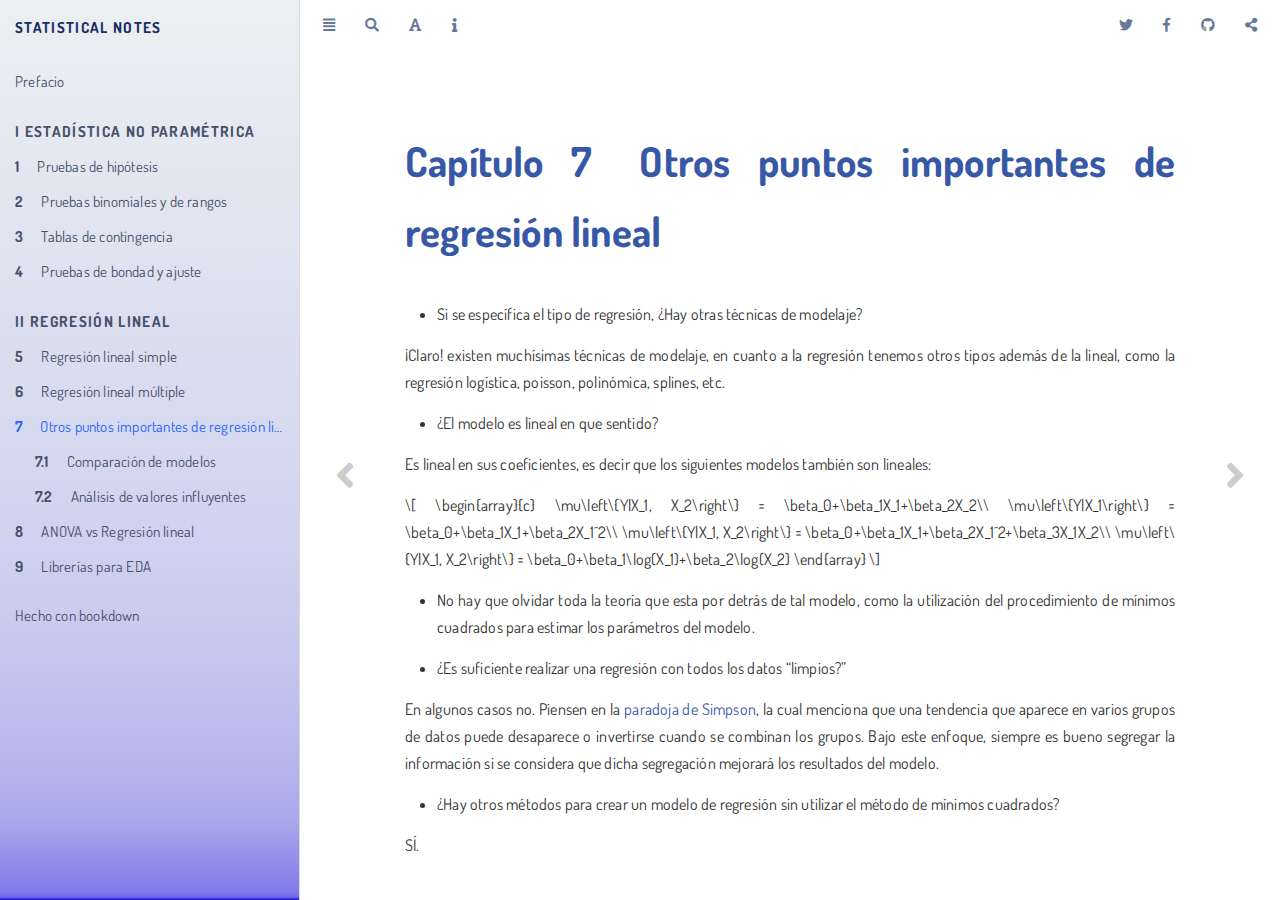
<file: docs/otros-puntos-importantes-de-regresión-lineal.html>
<!DOCTYPE html>
<html lang="" xml:lang="">
<head>

  <meta charset="utf-8" />
  <meta http-equiv="X-UA-Compatible" content="IE=edge" />
  <title>Capítulo 7 Otros puntos importantes de regresión lineal | Statistical Notes</title>
  <meta name="description" content="Notas sobre temas relacionados a la estadística" />
  <meta name="generator" content="bookdown 0.21.6 and GitBook 2.6.7" />

  <meta property="og:title" content="Capítulo 7 Otros puntos importantes de regresión lineal | Statistical Notes" />
  <meta property="og:type" content="book" />
  <meta property="og:url" content="https://carlosfernandovg.github.io/StatisticalNotes/" />
  
  <meta property="og:description" content="Notas sobre temas relacionados a la estadística" />
  <meta name="github-repo" content="CarlosFernandoVG/StatisticalNotes" />

  <meta name="twitter:card" content="summary" />
  <meta name="twitter:title" content="Capítulo 7 Otros puntos importantes de regresión lineal | Statistical Notes" />
  
  <meta name="twitter:description" content="Notas sobre temas relacionados a la estadística" />
  

<meta name="author" content="Carlos Fernando Vásquez Guerra" />



  <meta name="viewport" content="width=device-width, initial-scale=1" />
  <meta name="apple-mobile-web-app-capable" content="yes" />
  <meta name="apple-mobile-web-app-status-bar-style" content="black" />
  
  
<link rel="prev" href="regresión-lineal-múltiple.html"/>
<link rel="next" href="anova-vs-regresión-lineal.html"/>
<script src="libs/header-attrs-2.7.3/header-attrs.js"></script>
<script src="libs/jquery-2.2.3/jquery.min.js"></script>
<link href="libs/gitbook-2.6.7/css/style.css" rel="stylesheet" />
<link href="libs/gitbook-2.6.7/css/plugin-table.css" rel="stylesheet" />
<link href="libs/gitbook-2.6.7/css/plugin-bookdown.css" rel="stylesheet" />
<link href="libs/gitbook-2.6.7/css/plugin-highlight.css" rel="stylesheet" />
<link href="libs/gitbook-2.6.7/css/plugin-search.css" rel="stylesheet" />
<link href="libs/gitbook-2.6.7/css/plugin-fontsettings.css" rel="stylesheet" />
<link href="libs/gitbook-2.6.7/css/plugin-clipboard.css" rel="stylesheet" />









<link href="libs/anchor-sections-1.0.1/anchor-sections.css" rel="stylesheet" />
<script src="libs/anchor-sections-1.0.1/anchor-sections.js"></script>
<link href="libs/font-awesome-5.1.0/css/all.css" rel="stylesheet" />
<link href="libs/font-awesome-5.1.0/css/v4-shims.css" rel="stylesheet" />
<script src="libs/kePrint-0.0.1/kePrint.js"></script>
<link href="libs/lightable-0.0.1/lightable.css" rel="stylesheet" />
<link href="libs/bsTable-3.3.7/bootstrapTable.min.css" rel="stylesheet" />
<script src="libs/bsTable-3.3.7/bootstrapTable.js"></script>


<style type="text/css">
pre > code.sourceCode { white-space: pre; position: relative; }
pre > code.sourceCode > span { display: inline-block; line-height: 1.25; }
pre > code.sourceCode > span:empty { height: 1.2em; }
.sourceCode { overflow: visible; }
code.sourceCode > span { color: inherit; text-decoration: inherit; }
pre.sourceCode { margin: 0; }
@media screen {
div.sourceCode { overflow: auto; }
}
@media print {
pre > code.sourceCode { white-space: pre-wrap; }
pre > code.sourceCode > span { text-indent: -5em; padding-left: 5em; }
}
pre.numberSource code
  { counter-reset: source-line 0; }
pre.numberSource code > span
  { position: relative; left: -4em; counter-increment: source-line; }
pre.numberSource code > span > a:first-child::before
  { content: counter(source-line);
    position: relative; left: -1em; text-align: right; vertical-align: baseline;
    border: none; display: inline-block;
    -webkit-touch-callout: none; -webkit-user-select: none;
    -khtml-user-select: none; -moz-user-select: none;
    -ms-user-select: none; user-select: none;
    padding: 0 4px; width: 4em;
    color: #aaaaaa;
  }
pre.numberSource { margin-left: 3em; border-left: 1px solid #aaaaaa;  padding-left: 4px; }
div.sourceCode
  {   }
@media screen {
pre > code.sourceCode > span > a:first-child::before { text-decoration: underline; }
}
code span.al { color: #ff0000; font-weight: bold; } /* Alert */
code span.an { color: #60a0b0; font-weight: bold; font-style: italic; } /* Annotation */
code span.at { color: #7d9029; } /* Attribute */
code span.bn { color: #40a070; } /* BaseN */
code span.bu { } /* BuiltIn */
code span.cf { color: #007020; font-weight: bold; } /* ControlFlow */
code span.ch { color: #4070a0; } /* Char */
code span.cn { color: #880000; } /* Constant */
code span.co { color: #60a0b0; font-style: italic; } /* Comment */
code span.cv { color: #60a0b0; font-weight: bold; font-style: italic; } /* CommentVar */
code span.do { color: #ba2121; font-style: italic; } /* Documentation */
code span.dt { color: #902000; } /* DataType */
code span.dv { color: #40a070; } /* DecVal */
code span.er { color: #ff0000; font-weight: bold; } /* Error */
code span.ex { } /* Extension */
code span.fl { color: #40a070; } /* Float */
code span.fu { color: #06287e; } /* Function */
code span.im { } /* Import */
code span.in { color: #60a0b0; font-weight: bold; font-style: italic; } /* Information */
code span.kw { color: #007020; font-weight: bold; } /* Keyword */
code span.op { color: #666666; } /* Operator */
code span.ot { color: #007020; } /* Other */
code span.pp { color: #bc7a00; } /* Preprocessor */
code span.sc { color: #4070a0; } /* SpecialChar */
code span.ss { color: #bb6688; } /* SpecialString */
code span.st { color: #4070a0; } /* String */
code span.va { color: #19177c; } /* Variable */
code span.vs { color: #4070a0; } /* VerbatimString */
code span.wa { color: #60a0b0; font-weight: bold; font-style: italic; } /* Warning */
</style>

<style type="text/css">
/* Used with Pandoc 2.11+ new --citeproc when CSL is used */
div.csl-bib-body { }
div.csl-entry {
  clear: both;
}
.hanging div.csl-entry {
  margin-left:2em;
  text-indent:-2em;
}
div.csl-left-margin {
  min-width:2em;
  float:left;
}
div.csl-right-inline {
  margin-left:2em;
  padding-left:1em;
}
div.csl-indent {
  margin-left: 2em;
}
</style>

<link rel="stylesheet" href="styles.css" type="text/css" />
</head>

<body>



  <div class="book without-animation with-summary font-size-2 font-family-1" data-basepath=".">

    <div class="book-summary">
      <nav role="navigation">

<ul class="summary">
<li><a href="./">Statistical Notes</a></li>

<li class="divider"></li>
<li class="chapter" data-level="" data-path="index.html"><a href="index.html"><i class="fa fa-check"></i>Prefacio</a>
<ul>
<li class="chapter" data-level="" data-path="index.html"><a href="index.html#objetivos"><i class="fa fa-check"></i>Objetivos</a></li>
<li class="chapter" data-level="" data-path="index.html"><a href="index.html#estructura"><i class="fa fa-check"></i>Estructura</a></li>
<li class="chapter" data-level="" data-path="index.html"><a href="index.html#detalles-técnicos"><i class="fa fa-check"></i>Detalles técnicos</a></li>
<li class="chapter" data-level="" data-path="index.html"><a href="index.html#licencia"><i class="fa fa-check"></i>Licencia</a></li>
</ul></li>
<li class="part"><span><b>I Estadística no paramétrica</b></span></li>
<li class="chapter" data-level="1" data-path="pruebas-de-hipótesis.html"><a href="pruebas-de-hipótesis.html"><i class="fa fa-check"></i><b>1</b> Pruebas de hipótesis</a>
<ul>
<li class="chapter" data-level="1.1" data-path="pruebas-de-hipótesis.html"><a href="pruebas-de-hipótesis.html#qué-es-una-prueba-de-hipótesis"><i class="fa fa-check"></i><b>1.1</b> ¿Qué es una Prueba de Hipótesis?</a></li>
<li class="chapter" data-level="1.2" data-path="pruebas-de-hipótesis.html"><a href="pruebas-de-hipótesis.html#dos-tipos-de-hipótesis"><i class="fa fa-check"></i><b>1.2</b> Dos tipos de hipótesis</a></li>
<li class="chapter" data-level="1.3" data-path="pruebas-de-hipótesis.html"><a href="pruebas-de-hipótesis.html#significancia-y-confianza"><i class="fa fa-check"></i><b>1.3</b> Significancia y confianza</a></li>
<li class="chapter" data-level="1.4" data-path="pruebas-de-hipótesis.html"><a href="pruebas-de-hipótesis.html#rechazar-h_0"><i class="fa fa-check"></i><b>1.4</b> Rechazar <span class="math inline">\(H_0\)</span></a></li>
<li class="chapter" data-level="1.5" data-path="pruebas-de-hipótesis.html"><a href="pruebas-de-hipótesis.html#tipos-de-pruebas"><i class="fa fa-check"></i><b>1.5</b> Tipos de pruebas</a></li>
<li class="chapter" data-level="1.6" data-path="pruebas-de-hipótesis.html"><a href="pruebas-de-hipótesis.html#p-value"><i class="fa fa-check"></i><b>1.6</b> <span class="math inline">\(P-value\)</span></a></li>
<li class="chapter" data-level="1.7" data-path="pruebas-de-hipótesis.html"><a href="pruebas-de-hipótesis.html#algunos-puntos-a-recordar"><i class="fa fa-check"></i><b>1.7</b> Algunos puntos a recordar</a></li>
</ul></li>
<li class="chapter" data-level="2" data-path="pruebas-binomiales-y-de-rangos.html"><a href="pruebas-binomiales-y-de-rangos.html"><i class="fa fa-check"></i><b>2</b> Pruebas binomiales y de rangos</a></li>
<li class="chapter" data-level="3" data-path="tablas-de-contingencia.html"><a href="tablas-de-contingencia.html"><i class="fa fa-check"></i><b>3</b> Tablas de contingencia</a></li>
<li class="chapter" data-level="4" data-path="pruebas-de-bondad-y-ajuste.html"><a href="pruebas-de-bondad-y-ajuste.html"><i class="fa fa-check"></i><b>4</b> Pruebas de bondad y ajuste</a>
<ul>
<li class="chapter" data-level="4.1" data-path="pruebas-de-bondad-y-ajuste.html"><a href="pruebas-de-bondad-y-ajuste.html#funciones-de-distribución-comunes-y-técnicas-de-identificación"><i class="fa fa-check"></i><b>4.1</b> Funciones de distribución comunes y técnicas de identificación</a></li>
<li class="chapter" data-level="4.2" data-path="pruebas-de-bondad-y-ajuste.html"><a href="pruebas-de-bondad-y-ajuste.html#programación-y-evaluación"><i class="fa fa-check"></i><b>4.2</b> Programación y evaluación</a></li>
<li class="chapter" data-level="4.3" data-path="pruebas-de-bondad-y-ajuste.html"><a href="pruebas-de-bondad-y-ajuste.html#comparación-de-pruebas"><i class="fa fa-check"></i><b>4.3</b> Comparación de pruebas</a></li>
<li class="chapter" data-level="4.4" data-path="pruebas-de-bondad-y-ajuste.html"><a href="pruebas-de-bondad-y-ajuste.html#el-caso-de-la-normal"><i class="fa fa-check"></i><b>4.4</b> El caso de la normal</a></li>
</ul></li>
<li class="part"><span><b>II Regresión lineal</b></span></li>
<li class="chapter" data-level="5" data-path="regresión-lineal-simple.html"><a href="regresión-lineal-simple.html"><i class="fa fa-check"></i><b>5</b> Regresión lineal simple</a>
<ul>
<li class="chapter" data-level="5.1" data-path="regresión-lineal-simple.html"><a href="regresión-lineal-simple.html#correlación-y-linearidad"><i class="fa fa-check"></i><b>5.1</b> Correlación y linearidad</a></li>
<li class="chapter" data-level="5.2" data-path="regresión-lineal-simple.html"><a href="regresión-lineal-simple.html#variables-categóricas"><i class="fa fa-check"></i><b>5.2</b> Variables categóricas</a></li>
<li class="chapter" data-level="5.3" data-path="regresión-lineal-simple.html"><a href="regresión-lineal-simple.html#paquetes-y-funciones-útiles"><i class="fa fa-check"></i><b>5.3</b> Paquetes y funciones útiles</a>
<ul>
<li class="chapter" data-level="5.3.1" data-path="regresión-lineal-simple.html"><a href="regresión-lineal-simple.html#correlación"><i class="fa fa-check"></i><b>5.3.1</b> Correlación</a></li>
<li class="chapter" data-level="5.3.2" data-path="regresión-lineal-simple.html"><a href="regresión-lineal-simple.html#regresión"><i class="fa fa-check"></i><b>5.3.2</b> Regresión</a></li>
<li class="chapter" data-level="5.3.3" data-path="regresión-lineal-simple.html"><a href="regresión-lineal-simple.html#tidymodelsbroom"><i class="fa fa-check"></i><b>5.3.3</b> TidyModels::Broom</a></li>
</ul></li>
<li class="chapter" data-level="5.4" data-path="regresión-lineal-simple.html"><a href="regresión-lineal-simple.html#ejemplo"><i class="fa fa-check"></i><b>5.4</b> Ejemplo</a></li>
<li class="chapter" data-level="5.5" data-path="regresión-lineal-simple.html"><a href="regresión-lineal-simple.html#otros-puntos-importantes"><i class="fa fa-check"></i><b>5.5</b> Otros puntos importantes</a></li>
</ul></li>
<li class="chapter" data-level="6" data-path="regresión-lineal-múltiple.html"><a href="regresión-lineal-múltiple.html"><i class="fa fa-check"></i><b>6</b> Regresión lineal múltiple</a>
<ul>
<li class="chapter" data-level="6.1" data-path="regresión-lineal-múltiple.html"><a href="regresión-lineal-múltiple.html#pruebas-de-hipótesis-y-anova-e-intervalos"><i class="fa fa-check"></i><b>6.1</b> Pruebas de hipótesis y ANOVA e intervalos</a></li>
<li class="chapter" data-level="6.2" data-path="regresión-lineal-múltiple.html"><a href="regresión-lineal-múltiple.html#interacción-y-selección-de-variables"><i class="fa fa-check"></i><b>6.2</b> Interacción y selección de variables</a></li>
<li class="chapter" data-level="6.3" data-path="regresión-lineal-múltiple.html"><a href="regresión-lineal-múltiple.html#supuestos-y-problemas-potenciales"><i class="fa fa-check"></i><b>6.3</b> Supuestos y problemas potenciales</a>
<ul>
<li class="chapter" data-level="6.3.1" data-path="regresión-lineal-múltiple.html"><a href="regresión-lineal-múltiple.html#transformaciones"><i class="fa fa-check"></i><b>6.3.1</b> +Transformaciones</a></li>
<li class="chapter" data-level="6.3.2" data-path="regresión-lineal-múltiple.html"><a href="regresión-lineal-múltiple.html#interpretaciones"><i class="fa fa-check"></i><b>6.3.2</b> Interpretaciones</a></li>
<li class="chapter" data-level="6.3.3" data-path="regresión-lineal-múltiple.html"><a href="regresión-lineal-múltiple.html#validación"><i class="fa fa-check"></i><b>6.3.3</b> Validación</a></li>
</ul></li>
<li class="chapter" data-level="6.4" data-path="regresión-lineal-múltiple.html"><a href="regresión-lineal-múltiple.html#predicción"><i class="fa fa-check"></i><b>6.4</b> Predicción</a></li>
</ul></li>
<li class="chapter" data-level="7" data-path="otros-puntos-importantes-de-regresión-lineal.html"><a href="otros-puntos-importantes-de-regresión-lineal.html"><i class="fa fa-check"></i><b>7</b> Otros puntos importantes de regresión lineal</a>
<ul>
<li class="chapter" data-level="7.1" data-path="otros-puntos-importantes-de-regresión-lineal.html"><a href="otros-puntos-importantes-de-regresión-lineal.html#comparación-de-modelos"><i class="fa fa-check"></i><b>7.1</b> Comparación de modelos</a>
<ul>
<li class="chapter" data-level="7.1.1" data-path="otros-puntos-importantes-de-regresión-lineal.html"><a href="otros-puntos-importantes-de-regresión-lineal.html#r2"><i class="fa fa-check"></i><b>7.1.1</b> R^2</a></li>
</ul></li>
<li class="chapter" data-level="7.2" data-path="otros-puntos-importantes-de-regresión-lineal.html"><a href="otros-puntos-importantes-de-regresión-lineal.html#análisis-de-valores-influyentes"><i class="fa fa-check"></i><b>7.2</b> Análisis de valores influyentes</a>
<ul>
<li class="chapter" data-level="7.2.1" data-path="otros-puntos-importantes-de-regresión-lineal.html"><a href="otros-puntos-importantes-de-regresión-lineal.html#outliers"><i class="fa fa-check"></i><b>7.2.1</b> Outliers</a></li>
<li class="chapter" data-level="7.2.2" data-path="otros-puntos-importantes-de-regresión-lineal.html"><a href="otros-puntos-importantes-de-regresión-lineal.html#valores-con-alto-apalancamiento"><i class="fa fa-check"></i><b>7.2.2</b> Valores con alto “apalancamiento”</a></li>
</ul></li>
</ul></li>
<li class="chapter" data-level="8" data-path="anova-vs-regresión-lineal.html"><a href="anova-vs-regresión-lineal.html"><i class="fa fa-check"></i><b>8</b> ANOVA vs Regresión lineal</a></li>
<li class="chapter" data-level="9" data-path="librerías-para-eda.html"><a href="librerías-para-eda.html"><i class="fa fa-check"></i><b>9</b> Librerías para EDA</a></li>
<li class="divider"></li>
<li><a href="https://bookdown.org" target="_blank">Hecho con bookdown</a></li>

</ul>

      </nav>
    </div>

    <div class="book-body">
      <div class="body-inner">
        <div class="book-header" role="navigation">
          <h1>
            <i class="fa fa-circle-o-notch fa-spin"></i><a href="./">Statistical Notes</a>
          </h1>
        </div>

        <div class="page-wrapper" tabindex="-1" role="main">
          <div class="page-inner">

            <section class="normal" id="section-">
<div id="otros-puntos-importantes-de-regresión-lineal" class="section level1" number="7">
<h1><span class="header-section-number">Capítulo 7</span> Otros puntos importantes de regresión lineal</h1>
<style type="text/css">
pre {
  max-height: 300px;
  overflow-y: auto;
}

pre[class] {
  max-height: 300px;
}
</style>
<ul>
<li>Si se específica el tipo de regresión, ¿Hay otras técnicas de modelaje?</li>
</ul>
<p>¡Claro! existen muchísimas técnicas de modelaje, en cuanto a la regresión tenemos otros tipos además de la lineal, como la regresión logística, poisson, polinómica, splines, etc.</p>
<ul>
<li>¿El modelo es lineal en que sentido?</li>
</ul>
<p>Es lineal en sus coeficientes, es decir que los siguientes modelos también son lineales:</p>
<p><span class="math display">\[
\begin{array}{c}
\mu\left\{Y|X_1, X_2\right\} = \beta_0+\beta_1X_1+\beta_2X_2\\
\mu\left\{Y|X_1\right\} = \beta_0+\beta_1X_1+\beta_2X_1^2\\
\mu\left\{Y|X_1, X_2\right\} = \beta_0+\beta_1X_1+\beta_2X_1^2+\beta_3X_1X_2\\
\mu\left\{Y|X_1, X_2\right\} = \beta_0+\beta_1\log(X_1)+\beta_2\log(X_2)
\end{array}
\]</span></p>
<ul>
<li><p>No hay que olvidar toda la teoría que esta por detrás de tal modelo, como la utilización del procedimiento de mínimos cuadrados para estimar los parámetros del modelo.</p></li>
<li><p>¿Es suficiente realizar una regresión con todos los datos “limpios?”</p></li>
</ul>
<p>En algunos casos no. Piensen en la <a href="https://en.wikipedia.org/wiki/Simpson%27s_paradox">paradoja de Simpson</a>, la cual menciona que una tendencia que aparece en varios grupos de datos puede desaparece o invertirse cuando se combinan los grupos. Bajo este enfoque, siempre es bueno segregar la información si se considera que dicha segregación mejorará los resultados del modelo.</p>
<ul>
<li>¿Hay otros métodos para crear un modelo de regresión sin utilizar el método de mínimos cuadrados?</li>
</ul>
<p>SÍ.</p>
<div id="comparación-de-modelos" class="section level2" number="7.1">
<h2><span class="header-section-number">7.1</span> Comparación de modelos</h2>
<p><a href="https://vincentarelbundock.github.io/modelsummary/articles/modelsummary.html" class="uri">https://vincentarelbundock.github.io/modelsummary/articles/modelsummary.html</a></p>
<ul>
<li><a href="https://vincentarelbundock.github.io/modelsummary/articles/modelsummary.html">modelsummary: regression tables with side-by-side models</a></li>
<li><a href="https://www.statology.org/partial-f-test/">What is a Partial F-Test?</a></li>
<li><a href="https://stats.stackexchange.com/questions/145790/anova-table-for-model-in-r">StackExchange: ANOVA Table for Model In R</a></li>
<li><a href="https://stats.stackexchange.com/questions/57746/what-is-residual-standard-error">StackExchange: What is residual standard error?</a></li>
</ul>
<div id="r2" class="section level3" number="7.1.1">
<h3><span class="header-section-number">7.1.1</span> R^2</h3>
<ul>
<li><a href="https://statisticsbyjim.com/regression/standard-error-regression-vs-r-squared/">Standard Error of the Regression vs. R-squared</a></li>
</ul>
</div>
</div>
<div id="análisis-de-valores-influyentes" class="section level2" number="7.2">
<h2><span class="header-section-number">7.2</span> Análisis de valores influyentes</h2>
<div id="outliers" class="section level3" number="7.2.1">
<h3><span class="header-section-number">7.2.1</span> Outliers</h3>
<p>Como ya se ha mencionado, hay algunos datos que nos pueden generar problemas, y por lo mismo previamente se han eliminado algunos datos, como ciertos outliers y ceros en nuestras variables.</p>
<p>Un <em>outlier</em> en nuestro modelo de regresión será aquel que sea lejano a su valor predicho. Para ver esto gráficamente vamos considerar nuestro ejemplo de regresión lineal simple visto en la sección de predicción (<span class="math inline">\(\log(ing\_cor) = 10.265703 + 0.016142\times \sqrt{vestido}\)</span>)</p>
<div class="sourceCode" id="cb134"><pre class="sourceCode r"><code class="sourceCode r"><span id="cb134-1"><a href="otros-puntos-importantes-de-regresión-lineal.html#cb134-1" aria-hidden="true" tabindex="-1"></a>m1 <span class="ot">&lt;-</span> mutated_data_income <span class="sc">%&gt;%</span> <span class="fu">filter</span>(vestido<span class="sc">&lt;</span><span class="dv">7500</span> <span class="sc">&amp;</span> vestido<span class="sc">&gt;</span><span class="dv">0</span>) <span class="sc">%&gt;%</span> </span>
<span id="cb134-2"><a href="otros-puntos-importantes-de-regresión-lineal.html#cb134-2" aria-hidden="true" tabindex="-1"></a>  <span class="fu">ggplot</span>(<span class="fu">aes</span>(<span class="at">x =</span> <span class="fu">sqrt</span>(vestido) , <span class="at">y =</span> <span class="fu">log</span>(ing_cor))) <span class="sc">+</span></span>
<span id="cb134-3"><a href="otros-puntos-importantes-de-regresión-lineal.html#cb134-3" aria-hidden="true" tabindex="-1"></a>  <span class="fu">geom_point</span>() <span class="sc">+</span> <span class="co">#Hasta aquí los datos</span></span>
<span id="cb134-4"><a href="otros-puntos-importantes-de-regresión-lineal.html#cb134-4" aria-hidden="true" tabindex="-1"></a>  <span class="fu">geom_abline</span>(<span class="at">intercept =</span> <span class="fl">10.265703</span>, <span class="at">slope =</span> <span class="fl">0.016142</span>, <span class="at">color =</span> <span class="st">&quot;red3&quot;</span>) <span class="sc">+</span> </span>
<span id="cb134-5"><a href="otros-puntos-importantes-de-regresión-lineal.html#cb134-5" aria-hidden="true" tabindex="-1"></a>  <span class="fu">geom_point</span>(<span class="at">data =</span> <span class="fu">tibble</span>(<span class="at">x =</span> <span class="fl">35.440514</span>, <span class="at">y =</span> <span class="fl">7.535708</span>), <span class="fu">aes</span>(<span class="at">x =</span> x, <span class="at">y =</span> y), <span class="at">color =</span> <span class="st">&quot;red&quot;</span>) <span class="sc">+</span> </span>
<span id="cb134-6"><a href="otros-puntos-importantes-de-regresión-lineal.html#cb134-6" aria-hidden="true" tabindex="-1"></a>  <span class="fu">lims</span>(<span class="at">y =</span> <span class="fu">c</span>(<span class="dv">7</span>, <span class="dv">14</span>)) <span class="sc">+</span></span>
<span id="cb134-7"><a href="otros-puntos-importantes-de-regresión-lineal.html#cb134-7" aria-hidden="true" tabindex="-1"></a>  general_theme </span>
<span id="cb134-8"><a href="otros-puntos-importantes-de-regresión-lineal.html#cb134-8" aria-hidden="true" tabindex="-1"></a>m2 <span class="ot">&lt;-</span> mutated_data_income <span class="sc">%&gt;%</span> <span class="fu">filter</span>(vestido<span class="sc">&lt;</span><span class="dv">7500</span> <span class="sc">&amp;</span> vestido<span class="sc">&gt;</span><span class="dv">0</span>) <span class="sc">%&gt;%</span> </span>
<span id="cb134-9"><a href="otros-puntos-importantes-de-regresión-lineal.html#cb134-9" aria-hidden="true" tabindex="-1"></a>  <span class="fu">filter</span>(vestido<span class="sc">!=</span><span class="fl">1256.03</span>) <span class="sc">%&gt;%</span> </span>
<span id="cb134-10"><a href="otros-puntos-importantes-de-regresión-lineal.html#cb134-10" aria-hidden="true" tabindex="-1"></a>  <span class="fu">ggplot</span>(<span class="fu">aes</span>(<span class="at">x =</span> <span class="fu">sqrt</span>(vestido) , <span class="at">y =</span> <span class="fu">log</span>(ing_cor))) <span class="sc">+</span></span>
<span id="cb134-11"><a href="otros-puntos-importantes-de-regresión-lineal.html#cb134-11" aria-hidden="true" tabindex="-1"></a>  <span class="fu">labs</span>(<span class="at">y =</span> <span class="st">&quot;&quot;</span>) <span class="sc">+</span> </span>
<span id="cb134-12"><a href="otros-puntos-importantes-de-regresión-lineal.html#cb134-12" aria-hidden="true" tabindex="-1"></a>  <span class="fu">lims</span>(<span class="at">y =</span> <span class="fu">c</span>(<span class="dv">7</span>, <span class="dv">14</span>)) <span class="sc">+</span> </span>
<span id="cb134-13"><a href="otros-puntos-importantes-de-regresión-lineal.html#cb134-13" aria-hidden="true" tabindex="-1"></a>  <span class="fu">geom_point</span>() <span class="sc">+</span> <span class="co">#Hasta aquí los datos</span></span>
<span id="cb134-14"><a href="otros-puntos-importantes-de-regresión-lineal.html#cb134-14" aria-hidden="true" tabindex="-1"></a>  <span class="fu">geom_abline</span>(<span class="at">intercept =</span> <span class="fl">10.267257</span>, <span class="at">slope =</span> <span class="fl">0.016167</span>, <span class="at">color =</span> <span class="st">&quot;red3&quot;</span>) <span class="sc">+</span> </span>
<span id="cb134-15"><a href="otros-puntos-importantes-de-regresión-lineal.html#cb134-15" aria-hidden="true" tabindex="-1"></a>  general_theme</span>
<span id="cb134-16"><a href="otros-puntos-importantes-de-regresión-lineal.html#cb134-16" aria-hidden="true" tabindex="-1"></a><span class="fu">plot_grid</span>(m1, m2, <span class="at">ncol =</span> <span class="dv">2</span>, <span class="at">align =</span> <span class="st">&quot;h&quot;</span>)</span></code></pre></div>
<p><img src="_main_files/figure-html/unnamed-chunk-100-1.png" width="672" style="display: block; margin: auto;" /></p>
<p>Le punto rojo es nuestro outlier en nuestro modelo inicial y en la misma subgráfica se aprecia la linea de regresión que se ajusta a tales datos. La segunda gráfica nos muestra la linea de regresión que resultad al omitir dicha observación. Como bien se ve, no se afecta realmente el comportamiento de la linea de regresión, pero veamos como cambiaron en otro aspecto los modelos</p>
<div class="sourceCode" id="cb135"><pre class="sourceCode r"><code class="sourceCode r"><span id="cb135-1"><a href="otros-puntos-importantes-de-regresión-lineal.html#cb135-1" aria-hidden="true" tabindex="-1"></a>data_vestido <span class="ot">&lt;-</span> mutated_data_income <span class="sc">%&gt;%</span> <span class="fu">filter</span>(vestido<span class="sc">&lt;</span><span class="dv">7500</span> <span class="sc">&amp;</span> vestido<span class="sc">&gt;</span><span class="dv">0</span>)</span>
<span id="cb135-2"><a href="otros-puntos-importantes-de-regresión-lineal.html#cb135-2" aria-hidden="true" tabindex="-1"></a>m1 <span class="ot">&lt;-</span> data_vestido <span class="sc">%&gt;%</span> <span class="fu">lm</span>(<span class="fu">log</span>(ing_cor)<span class="sc">~</span><span class="fu">sqrt</span>(vestido), <span class="at">data =</span> .) </span>
<span id="cb135-3"><a href="otros-puntos-importantes-de-regresión-lineal.html#cb135-3" aria-hidden="true" tabindex="-1"></a>m2 <span class="ot">&lt;-</span> data_vestido <span class="sc">%&gt;%</span> </span>
<span id="cb135-4"><a href="otros-puntos-importantes-de-regresión-lineal.html#cb135-4" aria-hidden="true" tabindex="-1"></a>  <span class="fu">filter</span>(vestido<span class="sc">!=</span><span class="fl">1256.03</span>) <span class="sc">%&gt;%</span> <span class="fu">lm</span>(<span class="fu">log</span>(ing_cor)<span class="sc">~</span><span class="fu">sqrt</span>(vestido), <span class="at">data =</span> .)</span>
<span id="cb135-5"><a href="otros-puntos-importantes-de-regresión-lineal.html#cb135-5" aria-hidden="true" tabindex="-1"></a>l1 <span class="ot">&lt;-</span> m1 <span class="sc">%&gt;%</span> <span class="fu">summary</span>()</span>
<span id="cb135-6"><a href="otros-puntos-importantes-de-regresión-lineal.html#cb135-6" aria-hidden="true" tabindex="-1"></a>l2 <span class="ot">&lt;-</span> m2 <span class="sc">%&gt;%</span> <span class="fu">summary</span>()</span>
<span id="cb135-7"><a href="otros-puntos-importantes-de-regresión-lineal.html#cb135-7" aria-hidden="true" tabindex="-1"></a><span class="fu">cat</span>(<span class="fu">paste0</span>(<span class="st">&quot;RSE del Modelo con outlier: &quot;</span>,l1<span class="sc">$</span>r.squared, <span class="st">&quot;</span><span class="sc">\n</span><span class="st">&quot;</span>))</span></code></pre></div>
<pre><code>RSE del Modelo con outlier: 0.154956818679954</code></pre>
<div class="sourceCode" id="cb137"><pre class="sourceCode r"><code class="sourceCode r"><span id="cb137-1"><a href="otros-puntos-importantes-de-regresión-lineal.html#cb137-1" aria-hidden="true" tabindex="-1"></a><span class="fu">cat</span>(<span class="fu">paste0</span>(<span class="st">&quot;RSE del Modelo sin outlier: &quot;</span>,l2<span class="sc">$</span>r.squared))</span></code></pre></div>
<pre><code>RSE del Modelo sin outlier: 0.15805697613396</code></pre>
<p>Si bien el impacto en este caso no se ve tan drástico, este lo puede ser en otros modelos y hay que recordar que el RSE es utilizado para calcular los intervalos de confianza y los <span class="math inline">\(p-values\)</span>, por lo que un cambio tan fuerte para un sólo punto puede tener graves problemas de interpretación.</p>
<p>Para identificar outliers, podemos visualizar dos gráficas: residuales vs valores ajustados y residuales estudentizados vs valores ajustados</p>
<div class="sourceCode" id="cb139"><pre class="sourceCode r"><code class="sourceCode r"><span id="cb139-1"><a href="otros-puntos-importantes-de-regresión-lineal.html#cb139-1" aria-hidden="true" tabindex="-1"></a>res_1 <span class="ot">&lt;-</span> (<span class="fu">tibble</span>(<span class="at">x =</span> m1<span class="sc">$</span>fitted.values, <span class="at">y =</span> <span class="fu">residuals</span>(m1)) <span class="sc">%&gt;%</span> </span>
<span id="cb139-2"><a href="otros-puntos-importantes-de-regresión-lineal.html#cb139-2" aria-hidden="true" tabindex="-1"></a>    <span class="fu">ggplot</span>(<span class="fu">aes</span>(<span class="at">x =</span> x, <span class="at">y =</span> y)) <span class="sc">+</span> <span class="fu">geom_point</span>(<span class="at">alpha =</span> <span class="fl">0.5</span>) <span class="sc">+</span> </span>
<span id="cb139-3"><a href="otros-puntos-importantes-de-regresión-lineal.html#cb139-3" aria-hidden="true" tabindex="-1"></a>    general_theme <span class="sc">+</span> <span class="fu">labs</span>(<span class="at">x =</span> <span class="st">&quot;Valores ajustados&quot;</span>, <span class="at">y =</span> <span class="st">&quot;Residuales&quot;</span>)) </span>
<span id="cb139-4"><a href="otros-puntos-importantes-de-regresión-lineal.html#cb139-4" aria-hidden="true" tabindex="-1"></a>res_2 <span class="ot">&lt;-</span> (<span class="fu">tibble</span>(<span class="at">x =</span> m1<span class="sc">$</span>fitted.values, <span class="at">y =</span> <span class="fu">rstudent</span>(m1)) <span class="sc">%&gt;%</span> </span>
<span id="cb139-5"><a href="otros-puntos-importantes-de-regresión-lineal.html#cb139-5" aria-hidden="true" tabindex="-1"></a>   <span class="fu">ggplot</span>(<span class="fu">aes</span>(<span class="at">x =</span> x, <span class="at">y =</span> y)) <span class="sc">+</span> <span class="fu">geom_point</span>(<span class="at">alpha =</span> <span class="fl">0.5</span>) <span class="sc">+</span> </span>
<span id="cb139-6"><a href="otros-puntos-importantes-de-regresión-lineal.html#cb139-6" aria-hidden="true" tabindex="-1"></a>     <span class="fu">geom_hline</span>(<span class="at">yintercept =</span> <span class="fu">c</span>(<span class="sc">-</span><span class="dv">3</span>, <span class="dv">3</span>), <span class="at">alpha =</span> <span class="fl">0.5</span>)<span class="sc">+</span> </span>
<span id="cb139-7"><a href="otros-puntos-importantes-de-regresión-lineal.html#cb139-7" aria-hidden="true" tabindex="-1"></a>   general_theme <span class="sc">+</span> <span class="fu">labs</span>(<span class="at">x =</span> <span class="st">&quot;Valores ajustados&quot;</span>, <span class="at">y =</span> <span class="st">&quot;Residuales Estudentizados&quot;</span>))</span>
<span id="cb139-8"><a href="otros-puntos-importantes-de-regresión-lineal.html#cb139-8" aria-hidden="true" tabindex="-1"></a>res_1 <span class="sc">+</span> res_2</span></code></pre></div>
<p><img src="_main_files/figure-html/unnamed-chunk-102-1.png" width="672" style="display: block; margin: auto;" /></p>
<p>Aveces es difícil determinar si una observación debe ser considerado como outlier con la primera gráfica, pero en la segunda es más sencillo. De acuerdo al libro <span class="citation"><a href="#ref-james2013introduction" role="doc-biblioref">James et al.</a> (<a href="#ref-james2013introduction" role="doc-biblioref">2013</a>)</span>, observaciones con residuales estudentizados que son más grandes que 3, en valor absoluto, pueden ser considerados como posibles outliers. Lo cual tiene sentido, ya que al “normalizar” los residuales así, se esta haciendo que estos sigan una distribución <span class="math inline">\(t-student\)</span> con <span class="math inline">\(n-k-1\)</span> grados de libertad, en nuestro caso <span class="math inline">\(df = 1398-1-1 = 1396\)</span></p>
<div class="sourceCode" id="cb140"><pre class="sourceCode r"><code class="sourceCode r"><span id="cb140-1"><a href="otros-puntos-importantes-de-regresión-lineal.html#cb140-1" aria-hidden="true" tabindex="-1"></a><span class="fu">library</span>(latex2exp)</span>
<span id="cb140-2"><a href="otros-puntos-importantes-de-regresión-lineal.html#cb140-2" aria-hidden="true" tabindex="-1"></a><span class="fu">tibble</span>(<span class="at">x=</span> <span class="fu">c</span>(<span class="sc">-</span><span class="dv">4</span>, <span class="dv">4</span>)) <span class="sc">%&gt;%</span> </span>
<span id="cb140-3"><a href="otros-puntos-importantes-de-regresión-lineal.html#cb140-3" aria-hidden="true" tabindex="-1"></a>  <span class="fu">ggplot</span>(<span class="fu">aes</span>(<span class="at">x =</span> x)) <span class="sc">+</span> <span class="fu">stat_function</span>(<span class="at">fun =</span> <span class="sc">~</span><span class="fu">dt</span>(.x, <span class="dv">1396</span>)) <span class="sc">+</span></span>
<span id="cb140-4"><a href="otros-puntos-importantes-de-regresión-lineal.html#cb140-4" aria-hidden="true" tabindex="-1"></a>  <span class="fu">labs</span>(<span class="at">y =</span> <span class="st">&quot;Densidad&quot;</span>) <span class="sc">+</span> </span>
<span id="cb140-5"><a href="otros-puntos-importantes-de-regresión-lineal.html#cb140-5" aria-hidden="true" tabindex="-1"></a>  <span class="fu">ggtitle</span>(<span class="st">&quot;t-student con 1396 grados de libertad&quot;</span>) <span class="sc">+</span> </span>
<span id="cb140-6"><a href="otros-puntos-importantes-de-regresión-lineal.html#cb140-6" aria-hidden="true" tabindex="-1"></a>  general_theme</span></code></pre></div>
<p><img src="_main_files/figure-html/unnamed-chunk-103-1.png" width="672" style="display: block; margin: auto;" /></p>
<p>Entonces, de acuerdo a lo anterior tenemos, en este caso, 9 outliers.</p>
<div class="sourceCode" id="cb141"><pre class="sourceCode r"><code class="sourceCode r"><span id="cb141-1"><a href="otros-puntos-importantes-de-regresión-lineal.html#cb141-1" aria-hidden="true" tabindex="-1"></a><span class="fu">tibble</span>(<span class="at">x =</span> data_vestido<span class="sc">$</span>vestido , <span class="at">y =</span> data_vestido<span class="sc">$</span>ing_cor, </span>
<span id="cb141-2"><a href="otros-puntos-importantes-de-regresión-lineal.html#cb141-2" aria-hidden="true" tabindex="-1"></a>       <span class="at">fitted_values =</span> m1<span class="sc">$</span>fitted.values, <span class="at">rStudent =</span> <span class="fu">rstudent</span>(m1)) <span class="sc">%&gt;%</span> </span>
<span id="cb141-3"><a href="otros-puntos-importantes-de-regresión-lineal.html#cb141-3" aria-hidden="true" tabindex="-1"></a>  <span class="fu">mutate</span>(<span class="at">index =</span> <span class="fu">row_number</span>()) <span class="sc">%&gt;%</span> <span class="fu">filter</span>(rStudent<span class="sc">&lt;</span> <span class="sc">-</span><span class="dv">3</span> <span class="sc">|</span> rStudent<span class="sc">&gt;</span><span class="dv">3</span>)</span></code></pre></div>
<pre><code># A tibble: 9 × 5
      x       y fitted_values rStudent index
  &lt;dbl&gt;   &lt;dbl&gt;         &lt;dbl&gt;    &lt;dbl&gt; &lt;int&gt;
1 2015. 580698.          11.0     3.69     2
2 1174. 364980.          10.8     3.21   333
3  822. 376175.          10.7     3.41   359
4 1272. 352488.          10.8     3.12   490
5 1256.   1874.          10.8    -5.37   759
6  235. 608965.          10.5     4.55   777
7  636. 479572.          10.7     3.89  1090
8 5350.  12138.          11.4    -3.30  1130
9  959.   4431.          10.8    -3.83  1318</code></pre>
<p>Veamos que sucede con nuestro último modelo</p>
<div class="sourceCode" id="cb143"><pre class="sourceCode r"><code class="sourceCode r"><span id="cb143-1"><a href="otros-puntos-importantes-de-regresión-lineal.html#cb143-1" aria-hidden="true" tabindex="-1"></a>filter_data_ToOutliers <span class="ot">&lt;-</span> filter_data <span class="sc">%&gt;%</span> </span>
<span id="cb143-2"><a href="otros-puntos-importantes-de-regresión-lineal.html#cb143-2" aria-hidden="true" tabindex="-1"></a>  <span class="fu">mutate</span>(<span class="at">fitted_values =</span> third_model_BX<span class="sc">$</span>fitted.values, </span>
<span id="cb143-3"><a href="otros-puntos-importantes-de-regresión-lineal.html#cb143-3" aria-hidden="true" tabindex="-1"></a>         <span class="at">rStandar =</span> <span class="fu">residuals</span>(third_model_BX),</span>
<span id="cb143-4"><a href="otros-puntos-importantes-de-regresión-lineal.html#cb143-4" aria-hidden="true" tabindex="-1"></a>         <span class="at">rStudent =</span> <span class="fu">rstudent</span>(third_model_BX),</span>
<span id="cb143-5"><a href="otros-puntos-importantes-de-regresión-lineal.html#cb143-5" aria-hidden="true" tabindex="-1"></a>         <span class="at">fitted_values =</span> third_model_BX<span class="sc">$</span>fitted.values)</span>
<span id="cb143-6"><a href="otros-puntos-importantes-de-regresión-lineal.html#cb143-6" aria-hidden="true" tabindex="-1"></a>r_third_model1 <span class="ot">&lt;-</span> filter_data_ToOutliers <span class="sc">%&gt;%</span> </span>
<span id="cb143-7"><a href="otros-puntos-importantes-de-regresión-lineal.html#cb143-7" aria-hidden="true" tabindex="-1"></a>  <span class="fu">ggplot</span>(<span class="fu">aes</span>(<span class="at">y =</span> rStandar, <span class="at">x =</span> fitted_values)) <span class="sc">+</span> </span>
<span id="cb143-8"><a href="otros-puntos-importantes-de-regresión-lineal.html#cb143-8" aria-hidden="true" tabindex="-1"></a>  <span class="fu">labs</span>(<span class="at">x =</span> <span class="st">&quot;Valores ajustados&quot;</span>, <span class="at">y =</span> <span class="st">&quot;Residuales&quot;</span>) <span class="sc">+</span> </span>
<span id="cb143-9"><a href="otros-puntos-importantes-de-regresión-lineal.html#cb143-9" aria-hidden="true" tabindex="-1"></a>  <span class="fu">geom_point</span>(<span class="at">alpha =</span> <span class="fl">0.5</span>) <span class="sc">+</span> general_theme</span>
<span id="cb143-10"><a href="otros-puntos-importantes-de-regresión-lineal.html#cb143-10" aria-hidden="true" tabindex="-1"></a></span>
<span id="cb143-11"><a href="otros-puntos-importantes-de-regresión-lineal.html#cb143-11" aria-hidden="true" tabindex="-1"></a>r_third_model2 <span class="ot">&lt;-</span>filter_data_ToOutliers <span class="sc">%&gt;%</span> </span>
<span id="cb143-12"><a href="otros-puntos-importantes-de-regresión-lineal.html#cb143-12" aria-hidden="true" tabindex="-1"></a>  <span class="fu">ggplot</span>(<span class="fu">aes</span>(<span class="at">y =</span> rStudent, <span class="at">x =</span> fitted_values)) <span class="sc">+</span> </span>
<span id="cb143-13"><a href="otros-puntos-importantes-de-regresión-lineal.html#cb143-13" aria-hidden="true" tabindex="-1"></a>  <span class="fu">geom_hline</span>(<span class="at">yintercept =</span> <span class="fu">c</span>(<span class="sc">-</span><span class="dv">3</span>, <span class="dv">3</span>), <span class="at">alpha =</span> <span class="fl">0.5</span>) <span class="sc">+</span> </span>
<span id="cb143-14"><a href="otros-puntos-importantes-de-regresión-lineal.html#cb143-14" aria-hidden="true" tabindex="-1"></a>  <span class="fu">labs</span>(<span class="at">x =</span> <span class="st">&quot;Valores ajustados&quot;</span>, <span class="at">y =</span> <span class="st">&quot;Residuales estudentizados&quot;</span>) <span class="sc">+</span></span>
<span id="cb143-15"><a href="otros-puntos-importantes-de-regresión-lineal.html#cb143-15" aria-hidden="true" tabindex="-1"></a>  <span class="fu">geom_point</span>(<span class="at">alpha =</span> <span class="fl">0.5</span>) <span class="sc">+</span> general_theme</span>
<span id="cb143-16"><a href="otros-puntos-importantes-de-regresión-lineal.html#cb143-16" aria-hidden="true" tabindex="-1"></a></span>
<span id="cb143-17"><a href="otros-puntos-importantes-de-regresión-lineal.html#cb143-17" aria-hidden="true" tabindex="-1"></a>r_third_model1 <span class="sc">+</span> r_third_model2</span></code></pre></div>
<p><img src="_main_files/figure-html/unnamed-chunk-105-1.png" width="672" style="display: block; margin: auto;" /></p>
<p>Es decir, tenemos 20 outliers</p>
<div class="sourceCode" id="cb144"><pre class="sourceCode r"><code class="sourceCode r"><span id="cb144-1"><a href="otros-puntos-importantes-de-regresión-lineal.html#cb144-1" aria-hidden="true" tabindex="-1"></a>filter_data_ToOutliers <span class="sc">%&gt;%</span> <span class="fu">filter</span>(rStudent<span class="sc">&lt;</span> <span class="sc">-</span><span class="dv">3</span> <span class="sc">|</span> rStudent<span class="sc">&gt;</span><span class="dv">3</span>)</span></code></pre></div>
<pre><code># A tibble: 20 × 8
   ing_cor transporte alimentos limpieza personales fitted_values rStandar
     &lt;dbl&gt;      &lt;dbl&gt;     &lt;dbl&gt;    &lt;dbl&gt;      &lt;dbl&gt;         &lt;dbl&gt;    &lt;dbl&gt;
 1 580698.     12326.    37594.   3318.      8520            13.3     2.12
 2 114342.       579.     4706.   1131.       805.           11.2     2.10
 3   3424.      4090.     8318.   1272.      1643.           12.0    -3.06
 4 278952.     10627.    10749.    116.      1050.           11.9     2.60
 5 439078.     24949.     9334.  17321.      5266.           13.1     1.99
 6   3522.      2765.     7399.    435.       822.           11.6    -2.61
 7 364980.      8725.     8421.  25218.      5336.           12.8     1.99
 8 654367.     31987.    10202.   9120.      7542.           13.1     2.47
 9 109957.      2483.    12722.    131.        26.1          10.9     2.34
10   8951.      2474.    17055.   2337.      2117.           12.2    -2.14
11   1874.       600      6313.   1900.      1322.           11.4    -3.23
12 608965.      2087.    15126.   1745.      3591.           12.2     3.32
13   9748.      8700     10067.   1503.      1943.           12.3    -2.09
14 144248.       600      8601.    618       1437            11.4     2.23
15 150376.      3484.     5484.     71.7      340.           11.1     2.53
16 479572.     16619.    20237.   2093.       615.           12.5     2.63
17  12138.      8890.     8916.   2081.      4420.           12.4    -1.98
18   1941.     15184.     9720.   1008.      7227.           12.6    -4.34
19  10715.     30803.    13526.  10147.       746.           12.8    -2.51
20   4431.      3267.    14908.   1304.      1710.           12.1    -2.89
# … with 1 more variable: rStudent &lt;dbl&gt;</code></pre>
<p>Si dicho outlier fue generado por un error de recolección de información, podemos eliminar la observación sin problemas, aunque hay que considerar que si no es el caso, entonces nuestro modelo simplemente no es lo suficientemente bueno para predecir valores que pueden suceder. En este caso vamos a eliminarlos considerando un limite en 3.5.</p>
<div class="sourceCode" id="cb146"><pre class="sourceCode r"><code class="sourceCode r"><span id="cb146-1"><a href="otros-puntos-importantes-de-regresión-lineal.html#cb146-1" aria-hidden="true" tabindex="-1"></a>filter_data_ToOutliers <span class="sc">%&gt;%</span> </span>
<span id="cb146-2"><a href="otros-puntos-importantes-de-regresión-lineal.html#cb146-2" aria-hidden="true" tabindex="-1"></a>  <span class="fu">ggplot</span>(<span class="fu">aes</span>(<span class="at">y =</span> rStudent, <span class="at">x =</span> fitted_values)) <span class="sc">+</span> </span>
<span id="cb146-3"><a href="otros-puntos-importantes-de-regresión-lineal.html#cb146-3" aria-hidden="true" tabindex="-1"></a>  <span class="fu">geom_hline</span>(<span class="at">yintercept =</span> <span class="fu">c</span>(<span class="sc">-</span><span class="fl">3.5</span>, <span class="fl">3.5</span>), <span class="at">alpha =</span> <span class="fl">0.5</span>) <span class="sc">+</span> </span>
<span id="cb146-4"><a href="otros-puntos-importantes-de-regresión-lineal.html#cb146-4" aria-hidden="true" tabindex="-1"></a>  <span class="fu">labs</span>(<span class="at">x =</span> <span class="st">&quot;Valores ajustados&quot;</span>, <span class="at">y =</span> <span class="st">&quot;Residuales estudentizados&quot;</span>) <span class="sc">+</span></span>
<span id="cb146-5"><a href="otros-puntos-importantes-de-regresión-lineal.html#cb146-5" aria-hidden="true" tabindex="-1"></a>  <span class="fu">geom_point</span>(<span class="at">alpha =</span> <span class="fl">0.5</span>, <span class="at">color =</span> <span class="st">&quot;#447e9e&quot;</span>) <span class="sc">+</span> </span>
<span id="cb146-6"><a href="otros-puntos-importantes-de-regresión-lineal.html#cb146-6" aria-hidden="true" tabindex="-1"></a>  <span class="fu">geom_text</span>( </span>
<span id="cb146-7"><a href="otros-puntos-importantes-de-regresión-lineal.html#cb146-7" aria-hidden="true" tabindex="-1"></a>    <span class="at">data =</span> filter_data_ToOutliers <span class="sc">%&gt;%</span> </span>
<span id="cb146-8"><a href="otros-puntos-importantes-de-regresión-lineal.html#cb146-8" aria-hidden="true" tabindex="-1"></a>      <span class="fu">mutate</span>(<span class="at">index =</span> <span class="fu">row_number</span>()) <span class="sc">%&gt;%</span> </span>
<span id="cb146-9"><a href="otros-puntos-importantes-de-regresión-lineal.html#cb146-9" aria-hidden="true" tabindex="-1"></a>      dplyr<span class="sc">::</span><span class="fu">filter</span>(rStudent<span class="sc">&lt;</span> <span class="sc">-</span><span class="fl">3.5</span> <span class="sc">|</span> rStudent<span class="sc">&gt;</span><span class="fl">3.5</span>),</span>
<span id="cb146-10"><a href="otros-puntos-importantes-de-regresión-lineal.html#cb146-10" aria-hidden="true" tabindex="-1"></a>    <span class="fu">aes</span>(<span class="at">label=</span>index), <span class="at">nudge_x =</span> <span class="fl">0.2</span></span>
<span id="cb146-11"><a href="otros-puntos-importantes-de-regresión-lineal.html#cb146-11" aria-hidden="true" tabindex="-1"></a>  )<span class="sc">+</span> general_theme</span></code></pre></div>
<p><img src="_main_files/figure-html/unnamed-chunk-107-1.png" width="672" style="display: block; margin: auto;" /></p>
<div class="sourceCode" id="cb147"><pre class="sourceCode r"><code class="sourceCode r"><span id="cb147-1"><a href="otros-puntos-importantes-de-regresión-lineal.html#cb147-1" aria-hidden="true" tabindex="-1"></a>fourth_model_1 <span class="ot">&lt;-</span> filter_data_ToOutliers <span class="sc">%&gt;%</span> <span class="fu">filter</span>(rStudent<span class="sc">&gt;=-</span><span class="fl">3.5</span> <span class="sc">&amp;</span> rStudent<span class="sc">&lt;=</span><span class="fl">3.5</span>) <span class="sc">%&gt;%</span></span>
<span id="cb147-2"><a href="otros-puntos-importantes-de-regresión-lineal.html#cb147-2" aria-hidden="true" tabindex="-1"></a>  <span class="fu">lm</span>(((ing_cor<span class="sc">^</span>lambdaBCox_tM<span class="dv">-1</span>)<span class="sc">/</span>lambdaBCox_tM) <span class="sc">~</span> </span>
<span id="cb147-3"><a href="otros-puntos-importantes-de-regresión-lineal.html#cb147-3" aria-hidden="true" tabindex="-1"></a>       <span class="fu">log</span>(transporte) <span class="sc">+</span> <span class="fu">sqrt</span>(alimentos) <span class="sc">+</span> <span class="fu">log</span>(limpieza) <span class="sc">+</span> <span class="fu">log</span>(personales), </span>
<span id="cb147-4"><a href="otros-puntos-importantes-de-regresión-lineal.html#cb147-4" aria-hidden="true" tabindex="-1"></a>     <span class="at">data =</span> .)</span>
<span id="cb147-5"><a href="otros-puntos-importantes-de-regresión-lineal.html#cb147-5" aria-hidden="true" tabindex="-1"></a>fourth_model_1 <span class="sc">%&gt;%</span> <span class="fu">summary</span>()</span></code></pre></div>
<pre><code>
Call:
lm(formula = ((ing_cor^lambdaBCox_tM - 1)/lambdaBCox_tM) ~ log(transporte) + 
    sqrt(alimentos) + log(limpieza) + log(personales), data = .)

Residuals:
    Min      1Q  Median      3Q     Max 
-2.1395 -0.4038 -0.0162  0.3866  2.2298 

Coefficients:
                 Estimate Std. Error t value Pr(&gt;|t|)    
(Intercept)     6.8496905  0.1292413  52.999   &lt;2e-16 ***
log(transporte) 0.2514986  0.0134651  18.678   &lt;2e-16 ***
sqrt(alimentos) 0.0057975  0.0004841  11.975   &lt;2e-16 ***
log(limpieza)   0.1593438  0.0171812   9.274   &lt;2e-16 ***
log(personales) 0.1849702  0.0177541  10.418   &lt;2e-16 ***
---
Signif. codes:  0 &#39;***&#39; 0.001 &#39;**&#39; 0.01 &#39;*&#39; 0.05 &#39;.&#39; 0.1 &#39; &#39; 1

Residual standard error: 0.6049 on 2127 degrees of freedom
Multiple R-squared:  0.5193,    Adjusted R-squared:  0.5184 
F-statistic: 574.5 on 4 and 2127 DF,  p-value: &lt; 2.2e-16</code></pre>
<div class="sourceCode" id="cb149"><pre class="sourceCode r"><code class="sourceCode r"><span id="cb149-1"><a href="otros-puntos-importantes-de-regresión-lineal.html#cb149-1" aria-hidden="true" tabindex="-1"></a>fourth_model_1 <span class="sc">%&gt;%</span> <span class="fu">autoplot</span>() <span class="sc">+</span> general_theme</span></code></pre></div>
<p><img src="_main_files/figure-html/unnamed-chunk-109-1.png" width="672" style="display: block; margin: auto;" /></p>
<div class="sourceCode" id="cb150"><pre class="sourceCode r"><code class="sourceCode r"><span id="cb150-1"><a href="otros-puntos-importantes-de-regresión-lineal.html#cb150-1" aria-hidden="true" tabindex="-1"></a>Comparison_models <span class="ot">&lt;-</span> third_model_BX <span class="sc">%&gt;%</span> <span class="fu">glance</span>() <span class="sc">%&gt;%</span>  </span>
<span id="cb150-2"><a href="otros-puntos-importantes-de-regresión-lineal.html#cb150-2" aria-hidden="true" tabindex="-1"></a>  <span class="fu">gather</span>(<span class="st">&quot;Estadística&quot;</span>, <span class="st">&quot;Tercel Modelo&quot;</span>) <span class="sc">%&gt;%</span></span>
<span id="cb150-3"><a href="otros-puntos-importantes-de-regresión-lineal.html#cb150-3" aria-hidden="true" tabindex="-1"></a>  dplyr<span class="sc">::</span><span class="fu">mutate_if</span>(is.numeric, round, <span class="at">digits =</span> <span class="dv">8</span>) <span class="sc">%&gt;%</span> </span>
<span id="cb150-4"><a href="otros-puntos-importantes-de-regresión-lineal.html#cb150-4" aria-hidden="true" tabindex="-1"></a>  <span class="fu">inner_join</span>(</span>
<span id="cb150-5"><a href="otros-puntos-importantes-de-regresión-lineal.html#cb150-5" aria-hidden="true" tabindex="-1"></a>    fourth_model_1 <span class="sc">%&gt;%</span> <span class="fu">glance</span>() <span class="sc">%&gt;%</span>  <span class="fu">gather</span>(<span class="st">&quot;Estadística&quot;</span>, <span class="st">&quot;Cuarto Modelo_1&quot;</span>) <span class="sc">%&gt;%</span></span>
<span id="cb150-6"><a href="otros-puntos-importantes-de-regresión-lineal.html#cb150-6" aria-hidden="true" tabindex="-1"></a>      dplyr<span class="sc">::</span><span class="fu">mutate_if</span>(is.numeric, round, <span class="at">digits =</span> <span class="dv">8</span>),</span>
<span id="cb150-7"><a href="otros-puntos-importantes-de-regresión-lineal.html#cb150-7" aria-hidden="true" tabindex="-1"></a>    <span class="at">by =</span> <span class="st">&quot;Estadística&quot;</span></span>
<span id="cb150-8"><a href="otros-puntos-importantes-de-regresión-lineal.html#cb150-8" aria-hidden="true" tabindex="-1"></a>  )</span>
<span id="cb150-9"><a href="otros-puntos-importantes-de-regresión-lineal.html#cb150-9" aria-hidden="true" tabindex="-1"></a>Comparison_models</span></code></pre></div>
<pre><code># A tibble: 12 × 3
   Estadística   `Tercel Modelo` `Cuarto Modelo_1`
   &lt;chr&gt;                   &lt;dbl&gt;             &lt;dbl&gt;
 1 r.squared               0.489             0.519
 2 adj.r.squared           0.488             0.518
 3 sigma                   0.642             0.605
 4 statistic             511.              575.   
 5 p.value                 0                 0    
 6 df                      4                 4    
 7 logLik              -2089.            -1951.   
 8 AIC                  4190.             3914.   
 9 BIC                  4224.             3948.   
10 deviance              881.              778.   
11 df.residual          2139              2127    
12 nobs                 2144              2132    </code></pre>
<div class="sourceCode" id="cb152"><pre class="sourceCode r"><code class="sourceCode r"><span id="cb152-1"><a href="otros-puntos-importantes-de-regresión-lineal.html#cb152-1" aria-hidden="true" tabindex="-1"></a>tests_linearM <span class="ot">&lt;-</span> <span class="cf">function</span>(model){</span>
<span id="cb152-2"><a href="otros-puntos-importantes-de-regresión-lineal.html#cb152-2" aria-hidden="true" tabindex="-1"></a>  shapiro <span class="ot">&lt;-</span> model <span class="sc">%&gt;%</span> <span class="fu">residuals</span>() <span class="sc">%&gt;%</span> <span class="fu">shapiro.test</span>()</span>
<span id="cb152-3"><a href="otros-puntos-importantes-de-regresión-lineal.html#cb152-3" aria-hidden="true" tabindex="-1"></a>  breusch_pagan <span class="ot">&lt;-</span> model <span class="sc">%&gt;%</span> <span class="fu">bptest</span>()</span>
<span id="cb152-4"><a href="otros-puntos-importantes-de-regresión-lineal.html#cb152-4" aria-hidden="true" tabindex="-1"></a>  durbin_watson <span class="ot">&lt;-</span> model <span class="sc">%&gt;%</span> <span class="fu">dwtest</span>()</span>
<span id="cb152-5"><a href="otros-puntos-importantes-de-regresión-lineal.html#cb152-5" aria-hidden="true" tabindex="-1"></a>  breusch_godfrey <span class="ot">&lt;-</span> model <span class="sc">%&gt;%</span> <span class="fu">bgtest</span>()</span>
<span id="cb152-6"><a href="otros-puntos-importantes-de-regresión-lineal.html#cb152-6" aria-hidden="true" tabindex="-1"></a>  p_values <span class="ot">&lt;-</span> <span class="fu">tibble</span>(<span class="st">&quot;Estadística&quot;</span> <span class="ot">=</span> <span class="fu">c</span>(<span class="st">&quot;Shapiro-Wils&quot;</span>, <span class="st">&quot;Breusch-Pagan&quot;</span>,</span>
<span id="cb152-7"><a href="otros-puntos-importantes-de-regresión-lineal.html#cb152-7" aria-hidden="true" tabindex="-1"></a>                                       <span class="st">&quot;Durbin-Watson&quot;</span>, <span class="st">&quot;Breusch_Godfrey&quot;</span>), </span>
<span id="cb152-8"><a href="otros-puntos-importantes-de-regresión-lineal.html#cb152-8" aria-hidden="true" tabindex="-1"></a>                     <span class="st">&quot;P-value&quot;</span> <span class="ot">=</span> <span class="fu">c</span>(shapiro<span class="sc">$</span>p.value, breusch_pagan<span class="sc">$</span>p.value,</span>
<span id="cb152-9"><a href="otros-puntos-importantes-de-regresión-lineal.html#cb152-9" aria-hidden="true" tabindex="-1"></a>                                   durbin_watson<span class="sc">$</span>p.value, breusch_godfrey<span class="sc">$</span>p.value)) <span class="sc">%&gt;%</span> </span>
<span id="cb152-10"><a href="otros-puntos-importantes-de-regresión-lineal.html#cb152-10" aria-hidden="true" tabindex="-1"></a>    dplyr<span class="sc">::</span><span class="fu">mutate_if</span>(is.numeric, round, <span class="at">digits =</span> <span class="dv">8</span>)</span>
<span id="cb152-11"><a href="otros-puntos-importantes-de-regresión-lineal.html#cb152-11" aria-hidden="true" tabindex="-1"></a>  <span class="fu">return</span>(<span class="fu">list</span>(<span class="st">&quot;p-values&quot;</span> <span class="ot">=</span> p_values, <span class="st">&quot;vif&quot;</span> <span class="ot">=</span> model <span class="sc">%&gt;%</span> <span class="fu">vif</span>()))</span>
<span id="cb152-12"><a href="otros-puntos-importantes-de-regresión-lineal.html#cb152-12" aria-hidden="true" tabindex="-1"></a>}</span>
<span id="cb152-13"><a href="otros-puntos-importantes-de-regresión-lineal.html#cb152-13" aria-hidden="true" tabindex="-1"></a>fourth_model_1 <span class="sc">%&gt;%</span> <span class="fu">tests_linearM</span>()</span></code></pre></div>
<pre><code>$`p-values`
# A tibble: 4 × 2
  Estadística      `P-value`
  &lt;chr&gt;                &lt;dbl&gt;
1 Shapiro-Wils    0.0152    
2 Breusch-Pagan   0.137     
3 Durbin-Watson   0.00000008
4 Breusch_Godfrey 0.00000019

$vif
log(transporte) sqrt(alimentos)   log(limpieza) log(personales) 
       1.412725        1.476318        1.559839        1.655387 </code></pre>
<p>Véase que seguimos “manteniendo” el supuesto de homocedasticidad y obtuvimos un mejor p-value para la prueba de normalidad aunque no mejoramos nuestro modelo para las pruebas de independencia, además de que no tenemos problemas de multicolinearidad.</p>
<p>¿Que hubiera sucedido si hubiéramos aplicado estos filtros a los datos del segundo modelo? ¿Hubiéramos conseguido un mejor modelo?</p>
</div>
<div id="valores-con-alto-apalancamiento" class="section level3" number="7.2.2">
<h3><span class="header-section-number">7.2.2</span> Valores con alto “apalancamiento”</h3>
<p>Mientras que en los outliers nos enfocamos a los valores inusuales de la variable respuesta para un <span class="math inline">\(x_i\)</span>, una observación con alto apalancamiento (<strong><em>leverage</em></strong>) tiene un valor inusual para <span class="math inline">\(x_i\)</span>. El <em>leverage</em> de una observación es una medida de la distancia entre los valores de sus variables explicativas y el promedio de los valores de las variables explicativas en todo el conjunto de datos. Observaciones con alto apalancamiento pueden tener una alta influencia en el modelo.</p>
<p>Cuando sólo tenemos una variable explicativa en nuestro modelo, la estadística de apalancamiento queda definida de la siguiente manera:</p>
<p><span class="math display">\[
h_i = \frac{1}{(n-1)}\left[\frac{x_i-\bar{x}}{s_x}\right]^2 + \frac{1}{n} = \frac{(x_i-\bar{x})^2}{\sum_{i^{&#39;} = 1}^n (x^{&#39;}-\bar{x})^2} + \frac{1}{n}
\]</span></p>
<p>En el caso de regresión lineal simple es sencillo detectar este tipo de observaciones, ya que su valor predicho estará fuera del rango normal de las demás predicciones.</p>
<p>Con la ecuación anterior podemos ver que <span class="math inline">\(h_i\)</span> incrementa con la distancia entre <span class="math inline">\(x_i\)</span> y <span class="math inline">\(\bar{x}\)</span>. Esta estadística siempre estará entre <span class="math inline">\(1/n\)</span> y 1 y el leverage promedio para todas las observaciones será igual a <span class="math inline">\((p+1)/n\)</span> con <span class="math inline">\(p\)</span> el número de coeficientes, por lo que si una observación tiene un leverage más grande que <span class="math inline">\((p+1)/n\)</span> podríamos decir que se tiene un alto apalancamiento aunque algunos estadísticos prefieren utilizar como umbral <span class="math inline">\(2*p/n\)</span>.</p>
<p>Ya habíamos retirado algunos outliers, vamos a ver si estas observaciones también son tienen un alto leverage. En R, podemos utilizar la función <code>stats::hatvalues()</code></p>
<div class="sourceCode" id="cb154"><pre class="sourceCode r"><code class="sourceCode r"><span id="cb154-1"><a href="otros-puntos-importantes-de-regresión-lineal.html#cb154-1" aria-hidden="true" tabindex="-1"></a>filter_data_ToLeverage <span class="ot">&lt;-</span> filter_data_ToOutliers <span class="sc">%&gt;%</span> </span>
<span id="cb154-2"><a href="otros-puntos-importantes-de-regresión-lineal.html#cb154-2" aria-hidden="true" tabindex="-1"></a>  <span class="fu">mutate</span>(<span class="at">leverage =</span> third_model_BX <span class="sc">%&gt;%</span> <span class="fu">hatvalues</span>(),<span class="at">index =</span> <span class="fu">row_number</span>())</span>
<span id="cb154-3"><a href="otros-puntos-importantes-de-regresión-lineal.html#cb154-3" aria-hidden="true" tabindex="-1"></a></span>
<span id="cb154-4"><a href="otros-puntos-importantes-de-regresión-lineal.html#cb154-4" aria-hidden="true" tabindex="-1"></a>(Leverage_analysis <span class="ot">&lt;-</span> filter_data_ToLeverage <span class="sc">%&gt;%</span> </span>
<span id="cb154-5"><a href="otros-puntos-importantes-de-regresión-lineal.html#cb154-5" aria-hidden="true" tabindex="-1"></a>  <span class="fu">ggplot</span>(<span class="fu">aes</span>(<span class="at">x =</span> index, <span class="at">y =</span> leverage)) <span class="sc">+</span> </span>
<span id="cb154-6"><a href="otros-puntos-importantes-de-regresión-lineal.html#cb154-6" aria-hidden="true" tabindex="-1"></a>  <span class="fu">geom_point</span>(<span class="at">alpha =</span> <span class="fl">0.5</span>, <span class="at">color =</span> <span class="st">&quot;#447e9e&quot;</span>) <span class="sc">+</span> </span>
<span id="cb154-7"><a href="otros-puntos-importantes-de-regresión-lineal.html#cb154-7" aria-hidden="true" tabindex="-1"></a>  <span class="fu">geom_hline</span>(<span class="at">yintercept =</span> (<span class="dv">5</span><span class="sc">+</span><span class="dv">1</span>)<span class="sc">/</span>third_model_BX<span class="sc">$</span>fitted.values <span class="sc">%&gt;%</span> <span class="fu">length</span>(), </span>
<span id="cb154-8"><a href="otros-puntos-importantes-de-regresión-lineal.html#cb154-8" aria-hidden="true" tabindex="-1"></a>             <span class="at">color =</span> <span class="st">&quot;blue3&quot;</span>, <span class="at">alpha =</span> <span class="fl">0.5</span>) <span class="sc">+</span> </span>
<span id="cb154-9"><a href="otros-puntos-importantes-de-regresión-lineal.html#cb154-9" aria-hidden="true" tabindex="-1"></a>  <span class="fu">geom_hline</span>(<span class="at">yintercept =</span> <span class="dv">2</span><span class="sc">*</span><span class="dv">5</span><span class="sc">/</span>third_model_BX<span class="sc">$</span>fitted.values <span class="sc">%&gt;%</span> <span class="fu">length</span>(), </span>
<span id="cb154-10"><a href="otros-puntos-importantes-de-regresión-lineal.html#cb154-10" aria-hidden="true" tabindex="-1"></a>             <span class="at">color =</span> <span class="st">&quot;red3&quot;</span>, <span class="at">alpha =</span> <span class="fl">0.5</span>) <span class="sc">+</span></span>
<span id="cb154-11"><a href="otros-puntos-importantes-de-regresión-lineal.html#cb154-11" aria-hidden="true" tabindex="-1"></a>  <span class="fu">geom_hline</span>(<span class="at">yintercept =</span> <span class="fl">0.016</span>, <span class="at">color =</span> <span class="st">&quot;black&quot;</span>, <span class="at">alpha =</span> <span class="fl">0.5</span>)<span class="sc">+</span></span>
<span id="cb154-12"><a href="otros-puntos-importantes-de-regresión-lineal.html#cb154-12" aria-hidden="true" tabindex="-1"></a>  <span class="fu">geom_text</span>( </span>
<span id="cb154-13"><a href="otros-puntos-importantes-de-regresión-lineal.html#cb154-13" aria-hidden="true" tabindex="-1"></a>    <span class="at">data =</span> filter_data_ToLeverage <span class="sc">%&gt;%</span> dplyr<span class="sc">::</span><span class="fu">filter</span>(leverage <span class="sc">&gt;=</span><span class="fl">0.016</span>), </span>
<span id="cb154-14"><a href="otros-puntos-importantes-de-regresión-lineal.html#cb154-14" aria-hidden="true" tabindex="-1"></a>    <span class="fu">aes</span>(<span class="at">label=</span>index), <span class="at">nudge_x =</span> <span class="dv">100</span></span>
<span id="cb154-15"><a href="otros-puntos-importantes-de-regresión-lineal.html#cb154-15" aria-hidden="true" tabindex="-1"></a>  )<span class="sc">+</span> general_theme)</span></code></pre></div>
<p><img src="_main_files/figure-html/unnamed-chunk-112-1.png" width="672" style="display: block; margin: auto;" /></p>
<p>Las lineas de colores tan sólo son distintos umbrales o cortes para establecer que observación tiene un alto apalancamiento. En este caso no tenemos que algún outlier también tiene un alto apalancamiento, lo cual es lo ideal.</p>
<div class="sourceCode" id="cb155"><pre class="sourceCode r"><code class="sourceCode r"><span id="cb155-1"><a href="otros-puntos-importantes-de-regresión-lineal.html#cb155-1" aria-hidden="true" tabindex="-1"></a>fourth_model_2 <span class="ot">&lt;-</span> filter_data_ToLeverage <span class="sc">%&gt;%</span> </span>
<span id="cb155-2"><a href="otros-puntos-importantes-de-regresión-lineal.html#cb155-2" aria-hidden="true" tabindex="-1"></a>  <span class="fu">filter</span>(rStudent<span class="sc">&gt;=-</span><span class="fl">3.5</span> <span class="sc">&amp;</span> rStudent<span class="sc">&lt;=</span><span class="fl">3.5</span>) <span class="sc">%&gt;%</span></span>
<span id="cb155-3"><a href="otros-puntos-importantes-de-regresión-lineal.html#cb155-3" aria-hidden="true" tabindex="-1"></a>  <span class="fu">filter</span>(leverage<span class="sc">&lt;</span> <span class="fl">0.016</span>) <span class="sc">%&gt;%</span> </span>
<span id="cb155-4"><a href="otros-puntos-importantes-de-regresión-lineal.html#cb155-4" aria-hidden="true" tabindex="-1"></a>  <span class="fu">lm</span>(((ing_cor<span class="sc">^</span>lambdaBCox_tM<span class="dv">-1</span>)<span class="sc">/</span>lambdaBCox_tM) <span class="sc">~</span> </span>
<span id="cb155-5"><a href="otros-puntos-importantes-de-regresión-lineal.html#cb155-5" aria-hidden="true" tabindex="-1"></a>       <span class="fu">log</span>(transporte) <span class="sc">+</span> <span class="fu">sqrt</span>(alimentos) <span class="sc">+</span> <span class="fu">log</span>(limpieza) <span class="sc">+</span> <span class="fu">log</span>(personales), </span>
<span id="cb155-6"><a href="otros-puntos-importantes-de-regresión-lineal.html#cb155-6" aria-hidden="true" tabindex="-1"></a>     <span class="at">data =</span> .)</span>
<span id="cb155-7"><a href="otros-puntos-importantes-de-regresión-lineal.html#cb155-7" aria-hidden="true" tabindex="-1"></a>fourth_model_2 <span class="sc">%&gt;%</span> <span class="fu">summary</span>()</span></code></pre></div>
<pre><code>
Call:
lm(formula = ((ing_cor^lambdaBCox_tM - 1)/lambdaBCox_tM) ~ log(transporte) + 
    sqrt(alimentos) + log(limpieza) + log(personales), data = .)

Residuals:
     Min       1Q   Median       3Q      Max 
-2.14019 -0.40307 -0.01616  0.38674  2.22978 

Coefficients:
                 Estimate Std. Error t value Pr(&gt;|t|)    
(Intercept)     6.8470768  0.1293183  52.947   &lt;2e-16 ***
log(transporte) 0.2510460  0.0134731  18.633   &lt;2e-16 ***
sqrt(alimentos) 0.0058011  0.0004842  11.981   &lt;2e-16 ***
log(limpieza)   0.1602029  0.0174279   9.192   &lt;2e-16 ***
log(personales) 0.1849316  0.0179337  10.312   &lt;2e-16 ***
---
Signif. codes:  0 &#39;***&#39; 0.001 &#39;**&#39; 0.01 &#39;*&#39; 0.05 &#39;.&#39; 0.1 &#39; &#39; 1

Residual standard error: 0.6049 on 2125 degrees of freedom
Multiple R-squared:  0.5196,    Adjusted R-squared:  0.5187 
F-statistic: 574.6 on 4 and 2125 DF,  p-value: &lt; 2.2e-16</code></pre>
<div class="sourceCode" id="cb157"><pre class="sourceCode r"><code class="sourceCode r"><span id="cb157-1"><a href="otros-puntos-importantes-de-regresión-lineal.html#cb157-1" aria-hidden="true" tabindex="-1"></a>fourth_model_2 <span class="sc">%&gt;%</span> <span class="fu">autoplot</span>() <span class="sc">+</span> general_theme</span></code></pre></div>
<p><img src="_main_files/figure-html/unnamed-chunk-114-1.png" width="672" style="display: block; margin: auto;" /></p>
<div class="sourceCode" id="cb158"><pre class="sourceCode r"><code class="sourceCode r"><span id="cb158-1"><a href="otros-puntos-importantes-de-regresión-lineal.html#cb158-1" aria-hidden="true" tabindex="-1"></a>Comparison_models <span class="ot">&lt;-</span> Comparison_models <span class="sc">%&gt;%</span> </span>
<span id="cb158-2"><a href="otros-puntos-importantes-de-regresión-lineal.html#cb158-2" aria-hidden="true" tabindex="-1"></a>  <span class="fu">inner_join</span>(</span>
<span id="cb158-3"><a href="otros-puntos-importantes-de-regresión-lineal.html#cb158-3" aria-hidden="true" tabindex="-1"></a>    fourth_model_2 <span class="sc">%&gt;%</span> <span class="fu">glance</span>() <span class="sc">%&gt;%</span>  <span class="fu">gather</span>(<span class="st">&quot;Estadística&quot;</span>, <span class="st">&quot;Cuarto Modelo_2&quot;</span>) <span class="sc">%&gt;%</span></span>
<span id="cb158-4"><a href="otros-puntos-importantes-de-regresión-lineal.html#cb158-4" aria-hidden="true" tabindex="-1"></a>      dplyr<span class="sc">::</span><span class="fu">mutate_if</span>(is.numeric, round, <span class="at">digits =</span> <span class="dv">8</span>),</span>
<span id="cb158-5"><a href="otros-puntos-importantes-de-regresión-lineal.html#cb158-5" aria-hidden="true" tabindex="-1"></a>    <span class="at">by =</span> <span class="st">&quot;Estadística&quot;</span></span>
<span id="cb158-6"><a href="otros-puntos-importantes-de-regresión-lineal.html#cb158-6" aria-hidden="true" tabindex="-1"></a>  )</span>
<span id="cb158-7"><a href="otros-puntos-importantes-de-regresión-lineal.html#cb158-7" aria-hidden="true" tabindex="-1"></a>Comparison_models</span></code></pre></div>
<pre><code># A tibble: 12 × 4
   Estadística   `Tercel Modelo` `Cuarto Modelo_1` `Cuarto Modelo_2`
   &lt;chr&gt;                   &lt;dbl&gt;             &lt;dbl&gt;             &lt;dbl&gt;
 1 r.squared               0.489             0.519             0.520
 2 adj.r.squared           0.488             0.518             0.519
 3 sigma                   0.642             0.605             0.605
 4 statistic             511.              575.              575.   
 5 p.value                 0                 0                 0    
 6 df                      4                 4                 4    
 7 logLik              -2089.            -1951.            -1949.   
 8 AIC                  4190.             3914.             3910.   
 9 BIC                  4224.             3948.             3944.   
10 deviance              881.              778.              778.   
11 df.residual          2139              2127              2125    
12 nobs                 2144              2132              2130    </code></pre>
<div class="sourceCode" id="cb160"><pre class="sourceCode r"><code class="sourceCode r"><span id="cb160-1"><a href="otros-puntos-importantes-de-regresión-lineal.html#cb160-1" aria-hidden="true" tabindex="-1"></a>fourth_model_2 <span class="sc">%&gt;%</span> <span class="fu">tests_linearM</span>()</span></code></pre></div>
<pre><code>$`p-values`
# A tibble: 4 × 2
  Estadística      `P-value`
  &lt;chr&gt;                &lt;dbl&gt;
1 Shapiro-Wils    0.0148    
2 Breusch-Pagan   0.136     
3 Durbin-Watson   0.00000007
4 Breusch_Godfrey 0.00000017

$vif
log(transporte) sqrt(alimentos)   log(limpieza) log(personales) 
       1.413477        1.476237        1.583429        1.680891 </code></pre>
<p>Véase que al retirar estas observaciones el modelo no mejoró aunque no empeoro drásticamente.</p>
<p>Otra estadística para determinar la influencia que tiene una observación en el modelo, es la estadística de Cook, la cual mide la influencia general de la observación, es decir que muestra el efecto que tiene omitir tal observación en el modelo de regresión.</p>
<p><span class="math display">\[
D_i = \sum_{j = 1}^n\frac{(\hat{y}_{j(i)}-\hat{y}_j)^2}{p\hat{\sigma}^2}
\]</span></p>
<p>donde <span class="math inline">\(\hat{y}_j\)</span> es el <span class="math inline">\(j-ésimo\)</span> valor en el ajuste usando todos las observaciones y <span class="math inline">\(\hat{y}_{j(i)}\)</span> es el valor de la regresión omitiendo la observación <span class="math inline">\(i\)</span>; <span class="math inline">\(p\)</span> es el número de coeficientes (se incluye <span class="math inline">\(\beta_0\)</span>) y <span class="math inline">\(\sigma\)</span> la varianza estimada desde el modelo. El calculo de esta estadística es costoso ya que se tienen que hacer diferentes modelos de regresión, por lo que se prefiere utilizar una equivalencia</p>
<p><span class="math display">\[
D_i = \frac{1}{p}(r_i)^2\left(\frac{h_i}{1-h_i}\right)
\]</span></p>
<p>donde <span class="math inline">\(r_i\)</span> es el residual estandarizado aunque algunos autores prefieren los residuales estudentizados.</p>
<p>El umbral que se establezca también dependerá de la información aunque algunos autores sugieren valores cercanos o más grandes que 1 son valores con gran influencia</p>
<div class="sourceCode" id="cb162"><pre class="sourceCode r"><code class="sourceCode r"><span id="cb162-1"><a href="otros-puntos-importantes-de-regresión-lineal.html#cb162-1" aria-hidden="true" tabindex="-1"></a>filter_data_ToCook <span class="ot">&lt;-</span> filter_data_ToLeverage <span class="sc">%&gt;%</span> </span>
<span id="cb162-2"><a href="otros-puntos-importantes-de-regresión-lineal.html#cb162-2" aria-hidden="true" tabindex="-1"></a>  <span class="fu">mutate</span>(<span class="at">Cook =</span> third_model_BX <span class="sc">%&gt;%</span> <span class="fu">cooks.distance</span>())</span>
<span id="cb162-3"><a href="otros-puntos-importantes-de-regresión-lineal.html#cb162-3" aria-hidden="true" tabindex="-1"></a></span>
<span id="cb162-4"><a href="otros-puntos-importantes-de-regresión-lineal.html#cb162-4" aria-hidden="true" tabindex="-1"></a>(Cook_analysis <span class="ot">&lt;-</span> filter_data_ToCook <span class="sc">%&gt;%</span> </span>
<span id="cb162-5"><a href="otros-puntos-importantes-de-regresión-lineal.html#cb162-5" aria-hidden="true" tabindex="-1"></a>  <span class="fu">ggplot</span>(<span class="fu">aes</span>(<span class="at">x =</span> index, <span class="at">y =</span> Cook)) <span class="sc">+</span> </span>
<span id="cb162-6"><a href="otros-puntos-importantes-de-regresión-lineal.html#cb162-6" aria-hidden="true" tabindex="-1"></a>  <span class="fu">geom_point</span>(<span class="at">alpha =</span> <span class="fl">0.5</span>, <span class="at">color =</span> <span class="st">&quot;#447e9e&quot;</span>) <span class="sc">+</span> </span>
<span id="cb162-7"><a href="otros-puntos-importantes-de-regresión-lineal.html#cb162-7" aria-hidden="true" tabindex="-1"></a>  <span class="fu">geom_hline</span>(<span class="at">yintercept =</span> <span class="fl">0.03</span>, <span class="at">color =</span> <span class="st">&quot;black&quot;</span>, <span class="at">alpha =</span> <span class="fl">0.5</span>)<span class="sc">+</span></span>
<span id="cb162-8"><a href="otros-puntos-importantes-de-regresión-lineal.html#cb162-8" aria-hidden="true" tabindex="-1"></a>  <span class="fu">geom_text</span>( </span>
<span id="cb162-9"><a href="otros-puntos-importantes-de-regresión-lineal.html#cb162-9" aria-hidden="true" tabindex="-1"></a>    <span class="at">data =</span> filter_data_ToCook <span class="sc">%&gt;%</span> dplyr<span class="sc">::</span><span class="fu">filter</span>(Cook <span class="sc">&gt;=</span> <span class="fl">0.03</span>), </span>
<span id="cb162-10"><a href="otros-puntos-importantes-de-regresión-lineal.html#cb162-10" aria-hidden="true" tabindex="-1"></a>    <span class="fu">aes</span>(<span class="at">label=</span>index), <span class="at">nudge_x =</span> <span class="dv">100</span></span>
<span id="cb162-11"><a href="otros-puntos-importantes-de-regresión-lineal.html#cb162-11" aria-hidden="true" tabindex="-1"></a>  )<span class="sc">+</span> general_theme)</span></code></pre></div>
<p><img src="_main_files/figure-html/unnamed-chunk-117-1.png" width="672" style="display: block; margin: auto;" /></p>
<p>Es preferible estudiar los valores influyentes y outliers en conjunto, para determinar aquellos valores que tengan más problemas en conjunto</p>
<div class="sourceCode" id="cb163"><pre class="sourceCode r"><code class="sourceCode r"><span id="cb163-1"><a href="otros-puntos-importantes-de-regresión-lineal.html#cb163-1" aria-hidden="true" tabindex="-1"></a>without_axis_x <span class="ot">&lt;-</span>  <span class="fu">theme</span>(<span class="at">axis.ticks.x =</span> <span class="fu">element_blank</span>(),</span>
<span id="cb163-2"><a href="otros-puntos-importantes-de-regresión-lineal.html#cb163-2" aria-hidden="true" tabindex="-1"></a>                         <span class="at">axis.text.x =</span> <span class="fu">element_blank</span>())</span>
<span id="cb163-3"><a href="otros-puntos-importantes-de-regresión-lineal.html#cb163-3" aria-hidden="true" tabindex="-1"></a></span>
<span id="cb163-4"><a href="otros-puntos-importantes-de-regresión-lineal.html#cb163-4" aria-hidden="true" tabindex="-1"></a>Cook_analysis <span class="ot">&lt;-</span> filter_data_ToCook <span class="sc">%&gt;%</span> </span>
<span id="cb163-5"><a href="otros-puntos-importantes-de-regresión-lineal.html#cb163-5" aria-hidden="true" tabindex="-1"></a>  <span class="fu">ggplot</span>(<span class="fu">aes</span>(<span class="at">x =</span> index, <span class="at">y =</span> Cook)) <span class="sc">+</span> </span>
<span id="cb163-6"><a href="otros-puntos-importantes-de-regresión-lineal.html#cb163-6" aria-hidden="true" tabindex="-1"></a>  <span class="fu">geom_point</span>(<span class="at">alpha =</span> <span class="fl">0.5</span>, <span class="at">color =</span> <span class="st">&quot;#447e9e&quot;</span>) <span class="sc">+</span> </span>
<span id="cb163-7"><a href="otros-puntos-importantes-de-regresión-lineal.html#cb163-7" aria-hidden="true" tabindex="-1"></a>  <span class="fu">geom_hline</span>(<span class="at">yintercept =</span> <span class="fl">0.02</span>, <span class="at">color =</span> <span class="st">&quot;black&quot;</span>, <span class="at">alpha =</span> <span class="fl">0.5</span>)<span class="sc">+</span></span>
<span id="cb163-8"><a href="otros-puntos-importantes-de-regresión-lineal.html#cb163-8" aria-hidden="true" tabindex="-1"></a>  <span class="fu">geom_text</span>( </span>
<span id="cb163-9"><a href="otros-puntos-importantes-de-regresión-lineal.html#cb163-9" aria-hidden="true" tabindex="-1"></a>    <span class="at">data =</span> filter_data_ToCook <span class="sc">%&gt;%</span> dplyr<span class="sc">::</span><span class="fu">filter</span>(Cook <span class="sc">&gt;=</span> <span class="fl">0.02</span>), </span>
<span id="cb163-10"><a href="otros-puntos-importantes-de-regresión-lineal.html#cb163-10" aria-hidden="true" tabindex="-1"></a>    <span class="fu">aes</span>(<span class="at">label=</span>index), <span class="at">nudge_x =</span> <span class="dv">100</span>, <span class="at">size =</span> <span class="dv">3</span></span>
<span id="cb163-11"><a href="otros-puntos-importantes-de-regresión-lineal.html#cb163-11" aria-hidden="true" tabindex="-1"></a>  )<span class="sc">+</span> general_theme <span class="sc">+</span> <span class="fu">theme</span>(<span class="at">text =</span> <span class="fu">element_text</span>(<span class="at">size=</span><span class="dv">10</span>)) <span class="sc">+</span> </span>
<span id="cb163-12"><a href="otros-puntos-importantes-de-regresión-lineal.html#cb163-12" aria-hidden="true" tabindex="-1"></a>  <span class="fu">labs</span>(<span class="at">x=</span> <span class="cn">NULL</span>) <span class="sc">+</span> without_axis_x</span>
<span id="cb163-13"><a href="otros-puntos-importantes-de-regresión-lineal.html#cb163-13" aria-hidden="true" tabindex="-1"></a></span>
<span id="cb163-14"><a href="otros-puntos-importantes-de-regresión-lineal.html#cb163-14" aria-hidden="true" tabindex="-1"></a>Leverage_analysis <span class="ot">&lt;-</span> filter_data_ToLeverage <span class="sc">%&gt;%</span> </span>
<span id="cb163-15"><a href="otros-puntos-importantes-de-regresión-lineal.html#cb163-15" aria-hidden="true" tabindex="-1"></a>  <span class="fu">ggplot</span>(<span class="fu">aes</span>(<span class="at">x =</span> index, <span class="at">y =</span> leverage)) <span class="sc">+</span> </span>
<span id="cb163-16"><a href="otros-puntos-importantes-de-regresión-lineal.html#cb163-16" aria-hidden="true" tabindex="-1"></a>  <span class="fu">geom_point</span>(<span class="at">alpha =</span> <span class="fl">0.5</span>, <span class="at">color =</span> <span class="st">&quot;#447e9e&quot;</span>) <span class="sc">+</span> </span>
<span id="cb163-17"><a href="otros-puntos-importantes-de-regresión-lineal.html#cb163-17" aria-hidden="true" tabindex="-1"></a>  <span class="fu">geom_hline</span>(<span class="at">yintercept =</span> <span class="fl">0.014</span>, <span class="at">color =</span> <span class="st">&quot;black&quot;</span>, <span class="at">alpha =</span> <span class="fl">0.5</span>)<span class="sc">+</span></span>
<span id="cb163-18"><a href="otros-puntos-importantes-de-regresión-lineal.html#cb163-18" aria-hidden="true" tabindex="-1"></a>  <span class="fu">geom_text</span>( </span>
<span id="cb163-19"><a href="otros-puntos-importantes-de-regresión-lineal.html#cb163-19" aria-hidden="true" tabindex="-1"></a>    <span class="at">data =</span> filter_data_ToLeverage <span class="sc">%&gt;%</span> dplyr<span class="sc">::</span><span class="fu">filter</span>(leverage <span class="sc">&gt;=</span> <span class="fl">0.014</span>), </span>
<span id="cb163-20"><a href="otros-puntos-importantes-de-regresión-lineal.html#cb163-20" aria-hidden="true" tabindex="-1"></a>    <span class="fu">aes</span>(<span class="at">label=</span>index), <span class="at">nudge_x =</span> <span class="dv">100</span>, <span class="at">size =</span> <span class="dv">3</span></span>
<span id="cb163-21"><a href="otros-puntos-importantes-de-regresión-lineal.html#cb163-21" aria-hidden="true" tabindex="-1"></a>  )<span class="sc">+</span> general_theme <span class="sc">+</span> <span class="fu">labs</span>(<span class="at">x=</span> <span class="cn">NULL</span>) <span class="sc">+</span> without_axis_x</span>
<span id="cb163-22"><a href="otros-puntos-importantes-de-regresión-lineal.html#cb163-22" aria-hidden="true" tabindex="-1"></a></span>
<span id="cb163-23"><a href="otros-puntos-importantes-de-regresión-lineal.html#cb163-23" aria-hidden="true" tabindex="-1"></a>ResidualSt_analysis <span class="ot">&lt;-</span> filter_data_ToCook <span class="sc">%&gt;%</span> </span>
<span id="cb163-24"><a href="otros-puntos-importantes-de-regresión-lineal.html#cb163-24" aria-hidden="true" tabindex="-1"></a>  <span class="fu">ggplot</span>(<span class="fu">aes</span>(<span class="at">x =</span> index, <span class="at">y =</span> rStudent)) <span class="sc">+</span> </span>
<span id="cb163-25"><a href="otros-puntos-importantes-de-regresión-lineal.html#cb163-25" aria-hidden="true" tabindex="-1"></a>  <span class="fu">geom_point</span>(<span class="at">alpha =</span> <span class="fl">0.5</span>, <span class="at">color =</span> <span class="st">&quot;#447e9e&quot;</span>) <span class="sc">+</span> </span>
<span id="cb163-26"><a href="otros-puntos-importantes-de-regresión-lineal.html#cb163-26" aria-hidden="true" tabindex="-1"></a>   <span class="fu">geom_hline</span>(<span class="at">yintercept =</span> <span class="fu">c</span>(<span class="sc">-</span><span class="fl">3.5</span>, <span class="fl">3.5</span>), <span class="at">alpha =</span> <span class="fl">0.5</span>) <span class="sc">+</span> </span>
<span id="cb163-27"><a href="otros-puntos-importantes-de-regresión-lineal.html#cb163-27" aria-hidden="true" tabindex="-1"></a>  <span class="fu">labs</span>(<span class="at">x =</span> <span class="st">&quot;Index&quot;</span>, <span class="at">y =</span> <span class="st">&quot;Residuales</span><span class="sc">\n</span><span class="st">estudentizados&quot;</span>) <span class="sc">+</span></span>
<span id="cb163-28"><a href="otros-puntos-importantes-de-regresión-lineal.html#cb163-28" aria-hidden="true" tabindex="-1"></a>  <span class="fu">geom_text</span>( </span>
<span id="cb163-29"><a href="otros-puntos-importantes-de-regresión-lineal.html#cb163-29" aria-hidden="true" tabindex="-1"></a>    <span class="at">data =</span> filter_data_ToOutliers <span class="sc">%&gt;%</span> </span>
<span id="cb163-30"><a href="otros-puntos-importantes-de-regresión-lineal.html#cb163-30" aria-hidden="true" tabindex="-1"></a>      <span class="fu">mutate</span>(<span class="at">index =</span> <span class="fu">row_number</span>()) <span class="sc">%&gt;%</span> </span>
<span id="cb163-31"><a href="otros-puntos-importantes-de-regresión-lineal.html#cb163-31" aria-hidden="true" tabindex="-1"></a>      dplyr<span class="sc">::</span><span class="fu">filter</span>(rStudent<span class="sc">&lt;</span> <span class="sc">-</span><span class="fl">3.5</span> <span class="sc">|</span> rStudent<span class="sc">&gt;</span><span class="fl">3.5</span>), <span class="at">size =</span> <span class="dv">3</span>,</span>
<span id="cb163-32"><a href="otros-puntos-importantes-de-regresión-lineal.html#cb163-32" aria-hidden="true" tabindex="-1"></a>    <span class="fu">aes</span>(<span class="at">label=</span>index), <span class="at">nudge_x =</span> <span class="dv">100</span>)<span class="sc">+</span> general_theme</span>
<span id="cb163-33"><a href="otros-puntos-importantes-de-regresión-lineal.html#cb163-33" aria-hidden="true" tabindex="-1"></a></span>
<span id="cb163-34"><a href="otros-puntos-importantes-de-regresión-lineal.html#cb163-34" aria-hidden="true" tabindex="-1"></a></span>
<span id="cb163-35"><a href="otros-puntos-importantes-de-regresión-lineal.html#cb163-35" aria-hidden="true" tabindex="-1"></a></span>
<span id="cb163-36"><a href="otros-puntos-importantes-de-regresión-lineal.html#cb163-36" aria-hidden="true" tabindex="-1"></a>Cook_analysis <span class="sc">/</span> Leverage_analysis <span class="sc">/</span> ResidualSt_analysis</span></code></pre></div>
<p><img src="_main_files/figure-html/unnamed-chunk-118-1.png" width="960" style="display: block; margin: auto;" /></p>
<!-- <embed src="InfluencialPoints.pdf" width="800px" height="2100px" /> -->
<!-- <iframe src="InfluencialPoints.pdf" width="100%" height="500px"></iframe> -->
<!-- ![](InflentianPoints.png) -->
<p>Finalmente, vamos a retirar aquellas observaciones que causan mayores problemas y veamos como se comporta nuestro modelo</p>
<div class="sourceCode" id="cb164"><pre class="sourceCode r"><code class="sourceCode r"><span id="cb164-1"><a href="otros-puntos-importantes-de-regresión-lineal.html#cb164-1" aria-hidden="true" tabindex="-1"></a>fourth_model_3 <span class="ot">&lt;-</span> filter_data_ToCook <span class="sc">%&gt;%</span> </span>
<span id="cb164-2"><a href="otros-puntos-importantes-de-regresión-lineal.html#cb164-2" aria-hidden="true" tabindex="-1"></a>  <span class="fu">filter</span>(<span class="sc">!</span>(index <span class="sc">%in%</span> <span class="fu">c</span>(<span class="dv">881</span>, <span class="dv">190</span>, <span class="dv">1858</span>, <span class="dv">2023</span>, <span class="dv">703</span>, <span class="dv">515</span>))) <span class="sc">%&gt;%</span></span>
<span id="cb164-3"><a href="otros-puntos-importantes-de-regresión-lineal.html#cb164-3" aria-hidden="true" tabindex="-1"></a>  <span class="fu">lm</span>(((ing_cor<span class="sc">^</span>lambdaBCox_tM<span class="dv">-1</span>)<span class="sc">/</span>lambdaBCox_tM) <span class="sc">~</span> </span>
<span id="cb164-4"><a href="otros-puntos-importantes-de-regresión-lineal.html#cb164-4" aria-hidden="true" tabindex="-1"></a>       <span class="fu">log</span>(transporte) <span class="sc">+</span> <span class="fu">sqrt</span>(alimentos) <span class="sc">+</span> <span class="fu">log</span>(limpieza) <span class="sc">+</span> <span class="fu">log</span>(personales), </span>
<span id="cb164-5"><a href="otros-puntos-importantes-de-regresión-lineal.html#cb164-5" aria-hidden="true" tabindex="-1"></a>     <span class="at">data =</span> .)</span>
<span id="cb164-6"><a href="otros-puntos-importantes-de-regresión-lineal.html#cb164-6" aria-hidden="true" tabindex="-1"></a>fourth_model_3 <span class="sc">%&gt;%</span> <span class="fu">summary</span>()</span></code></pre></div>
<pre><code>
Call:
lm(formula = ((ing_cor^lambdaBCox_tM - 1)/lambdaBCox_tM) ~ log(transporte) + 
    sqrt(alimentos) + log(limpieza) + log(personales), data = .)

Residuals:
    Min      1Q  Median      3Q     Max 
-3.2355 -0.4063 -0.0165  0.3863  3.3151 

Coefficients:
                 Estimate Std. Error t value Pr(&gt;|t|)    
(Intercept)     6.8390940  0.1334738  51.239   &lt;2e-16 ***
log(transporte) 0.2571418  0.0139177  18.476   &lt;2e-16 ***
sqrt(alimentos) 0.0058523  0.0005006  11.690   &lt;2e-16 ***
log(limpieza)   0.1543125  0.0178434   8.648   &lt;2e-16 ***
log(personales) 0.1843599  0.0184677   9.983   &lt;2e-16 ***
---
Signif. codes:  0 &#39;***&#39; 0.001 &#39;**&#39; 0.01 &#39;*&#39; 0.05 &#39;.&#39; 0.1 &#39; &#39; 1

Residual standard error: 0.6263 on 2133 degrees of freedom
Multiple R-squared:  0.5043,    Adjusted R-squared:  0.5034 
F-statistic: 542.5 on 4 and 2133 DF,  p-value: &lt; 2.2e-16</code></pre>
<div class="sourceCode" id="cb166"><pre class="sourceCode r"><code class="sourceCode r"><span id="cb166-1"><a href="otros-puntos-importantes-de-regresión-lineal.html#cb166-1" aria-hidden="true" tabindex="-1"></a>fourth_model_3 <span class="sc">%&gt;%</span> <span class="fu">autoplot</span>() <span class="sc">+</span> general_theme</span></code></pre></div>
<p><img src="_main_files/figure-html/unnamed-chunk-120-1.png" width="672" style="display: block; margin: auto;" /></p>
<div class="sourceCode" id="cb167"><pre class="sourceCode r"><code class="sourceCode r"><span id="cb167-1"><a href="otros-puntos-importantes-de-regresión-lineal.html#cb167-1" aria-hidden="true" tabindex="-1"></a>Comparison_models <span class="ot">&lt;-</span> Comparison_models <span class="sc">%&gt;%</span> </span>
<span id="cb167-2"><a href="otros-puntos-importantes-de-regresión-lineal.html#cb167-2" aria-hidden="true" tabindex="-1"></a>  <span class="fu">inner_join</span>(</span>
<span id="cb167-3"><a href="otros-puntos-importantes-de-regresión-lineal.html#cb167-3" aria-hidden="true" tabindex="-1"></a>    fourth_model_3 <span class="sc">%&gt;%</span> <span class="fu">glance</span>() <span class="sc">%&gt;%</span>  <span class="fu">gather</span>(<span class="st">&quot;Estadística&quot;</span>, <span class="st">&quot;Cuarto Modelo_3&quot;</span>) <span class="sc">%&gt;%</span></span>
<span id="cb167-4"><a href="otros-puntos-importantes-de-regresión-lineal.html#cb167-4" aria-hidden="true" tabindex="-1"></a>      dplyr<span class="sc">::</span><span class="fu">mutate_if</span>(is.numeric, round, <span class="at">digits =</span> <span class="dv">8</span>),</span>
<span id="cb167-5"><a href="otros-puntos-importantes-de-regresión-lineal.html#cb167-5" aria-hidden="true" tabindex="-1"></a>    <span class="at">by =</span> <span class="st">&quot;Estadística&quot;</span></span>
<span id="cb167-6"><a href="otros-puntos-importantes-de-regresión-lineal.html#cb167-6" aria-hidden="true" tabindex="-1"></a>  )</span>
<span id="cb167-7"><a href="otros-puntos-importantes-de-regresión-lineal.html#cb167-7" aria-hidden="true" tabindex="-1"></a>Comparison_models</span></code></pre></div>
<pre><code># A tibble: 12 × 5
   Estadística   `Tercel Modelo` `Cuarto Modelo_1` `Cuarto Modelo_2`
   &lt;chr&gt;                   &lt;dbl&gt;             &lt;dbl&gt;             &lt;dbl&gt;
 1 r.squared               0.489             0.519             0.520
 2 adj.r.squared           0.488             0.518             0.519
 3 sigma                   0.642             0.605             0.605
 4 statistic             511.              575.              575.   
 5 p.value                 0                 0                 0    
 6 df                      4                 4                 4    
 7 logLik              -2089.            -1951.            -1949.   
 8 AIC                  4190.             3914.             3910.   
 9 BIC                  4224.             3948.             3944.   
10 deviance              881.              778.              778.   
11 df.residual          2139              2127              2125    
12 nobs                 2144              2132              2130    
# … with 1 more variable: Cuarto Modelo_3 &lt;dbl&gt;</code></pre>
<div class="sourceCode" id="cb169"><pre class="sourceCode r"><code class="sourceCode r"><span id="cb169-1"><a href="otros-puntos-importantes-de-regresión-lineal.html#cb169-1" aria-hidden="true" tabindex="-1"></a>fourth_model_3 <span class="sc">%&gt;%</span> <span class="fu">tests_linearM</span>()</span></code></pre></div>
<pre><code>$`p-values`
# A tibble: 4 × 2
  Estadística     `P-value`
  &lt;chr&gt;               &lt;dbl&gt;
1 Shapiro-Wils    0        
2 Breusch-Pagan   0.513    
3 Durbin-Watson   0.0000346
4 Breusch_Godfrey 0.0000818

$vif
log(transporte) sqrt(alimentos)   log(limpieza) log(personales) 
       1.412271        1.474882        1.573000        1.670096 </code></pre>
<p>Con nuestro último modelo ya omitimos valores influyentes, retiramos outliers, tampoco estamos considerando algunos ceros y aplicamos diversas transformaciones, tanto para la variable dependiente y las variables independientes. Con este modelo logramos un modelo con homocedasticidad, al estar considerando una cantidad importante de datos podemos omitir el supuesto de normalidad aunque ay que tener precaución con las predicciones que se lleguen a dar. Otro punto a considerar es que el supuesto de independencia no se logro mejorar y para solucionar dicho problema tendríamos que considerar otro tipo de modelo.</p>
<ul>
<li><a href="https://daviddalpiaz.github.io/appliedstats/model-diagnostics.html#unusual-observations">Unusual Observations</a></li>
<li><a href="https://fhernanb.github.io/libro_regresion/diag2.html#dffits">Modelos de Regresión con R: Diagnósticos parte II</a></li>
<li><a href="https://daviddalpiaz.github.io/appliedstats/model-diagnostics.html#influence">Applied Statistics with R: Chapter 13 Model Diagnostics</a></li>
<li><a href="https://sphweb.bumc.bu.edu/otlt/MPH-Modules/BS/R/R5_Correlation-Regression/R5_Correlation-Regression7.html">Regression Diagnostics</a></li>
<li><a href="https://www.aptech.com/resources/tutorials/econometrics/ols-diagnostics-influential-data-tests/">OLS diagnostics: Influential data tests</a></li>
</ul>
<p>Aquí se dejan más enlaces:</p>
<ul>
<li><a href="https://rc2e.com/linearregressionandanova">R Cookbook, 2nd Edition: 11 Linear Regression and ANOVA</a></li>
<li><a href="https://bookdown.org/roback/bookdown-BeyondMLR/ch-MLRreview.html#">Beyond Multiple Linear Regression: Chapter 1 Review of Multiple Linear Regression</a></li>
<li><a href="http://mezeylab.cb.bscb.cornell.edu/labmembers/documents/supplement%205%20-%20multiple%20regression.pdf">Math 261A - Spring 2012: Multiple Linear Regression</a></li>
<li><a href="https://thomaselove.github.io/431-notes/multiple-regression-introduction.html">Data Science for Biological, Medical and Health Research: Notes for PQHS/CRSP/MPHP 431: Chapter 29 Multiple Regression: Introduction</a></li>
</ul>
</div>
</div>
</div>
<h3>References</h3>
<div id="refs" class="references csl-bib-body hanging-indent">
<div id="ref-james2013introduction" class="csl-entry">
<p>James, Gareth, Daniela Witten, Trevor Hastie, and Robert Tibshirani. 2013. <em>An Introduction to Statistical Learning</em>. Vol. 112. Springer.</p>
</div>
</div>
            </section>

          </div>
        </div>
      </div>
<a href="regresión-lineal-múltiple.html" class="navigation navigation-prev " aria-label="Previous page"><i class="fa fa-angle-left"></i></a>
<a href="anova-vs-regresión-lineal.html" class="navigation navigation-next " aria-label="Next page"><i class="fa fa-angle-right"></i></a>
    </div>
  </div>
<script src="libs/gitbook-2.6.7/js/app.min.js"></script>
<script src="libs/gitbook-2.6.7/js/lunr.js"></script>
<script src="libs/gitbook-2.6.7/js/clipboard.min.js"></script>
<script src="libs/gitbook-2.6.7/js/plugin-search.js"></script>
<script src="libs/gitbook-2.6.7/js/plugin-sharing.js"></script>
<script src="libs/gitbook-2.6.7/js/plugin-fontsettings.js"></script>
<script src="libs/gitbook-2.6.7/js/plugin-bookdown.js"></script>
<script src="libs/gitbook-2.6.7/js/jquery.highlight.js"></script>
<script src="libs/gitbook-2.6.7/js/plugin-clipboard.js"></script>
<script>
gitbook.require(["gitbook"], function(gitbook) {
gitbook.start({
"sharing": {
"github": true,
"facebook": true,
"twitter": true,
"linkedin": false,
"weibo": false,
"instapaper": false,
"vk": false,
"all": ["facebook", "twitter", "github", "linkedin", "weibo", "instapaper"]
},
"fontsettings": {
"theme": "white",
"family": "sans",
"size": 2
},
"edit": {
"link": null,
"text": null
},
"history": {
"link": null,
"text": null
},
"view": {
"link": null,
"text": null
},
"download": null,
"toc": {
"collapse": "section"
}
});
});
</script>

<!-- dynamically load mathjax for compatibility with self-contained -->
<script>
  (function () {
    var script = document.createElement("script");
    script.type = "text/javascript";
    var src = "true";
    if (src === "" || src === "true") src = "https://mathjax.rstudio.com/latest/MathJax.js?config=TeX-MML-AM_CHTML";
    if (location.protocol !== "file:")
      if (/^https?:/.test(src))
        src = src.replace(/^https?:/, '');
    script.src = src;
    document.getElementsByTagName("head")[0].appendChild(script);
  })();
</script>
</body>

</html>
</file>
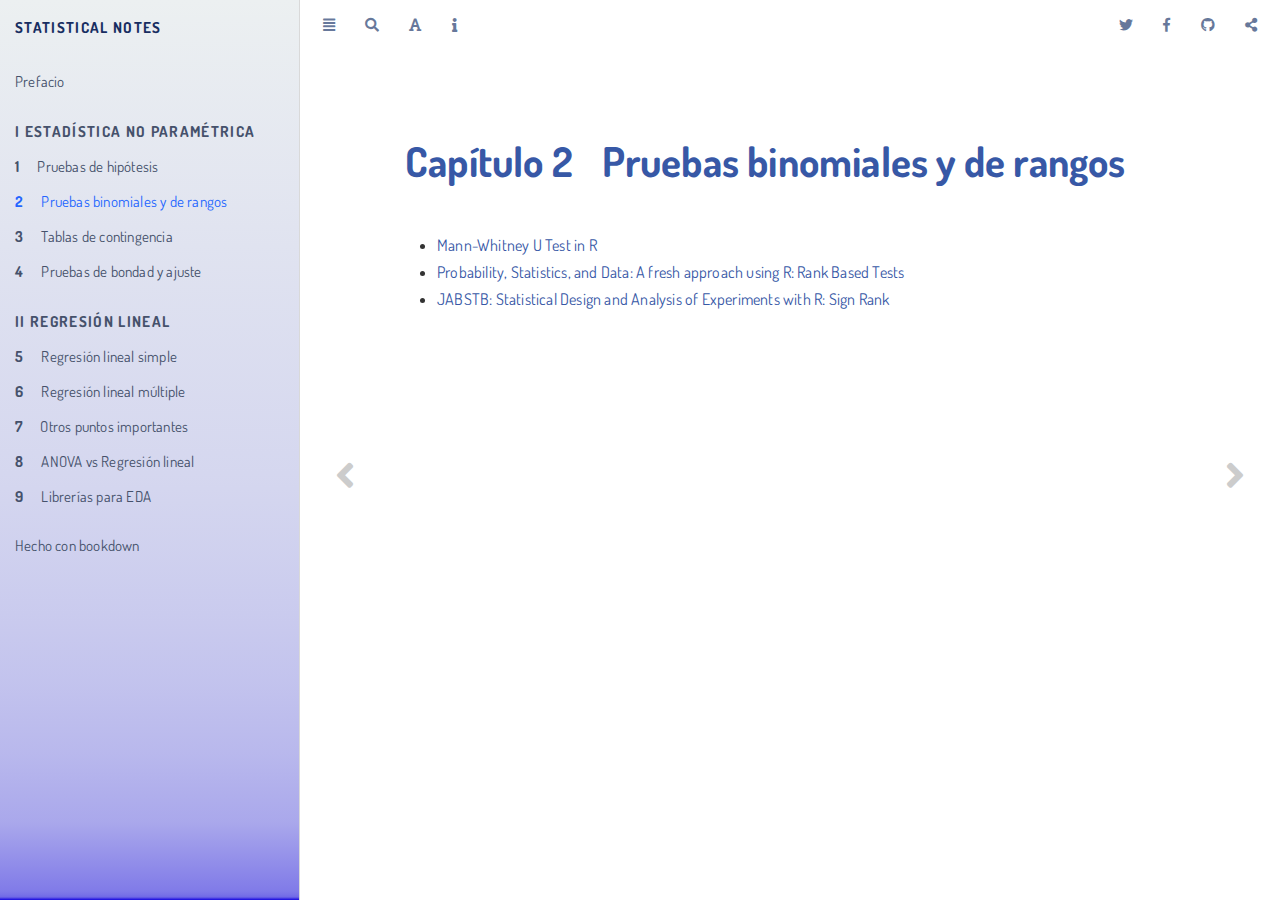
<file: docs/pruebas-binomiales-y-de-rangos.html>
<!DOCTYPE html>
<html lang="" xml:lang="">
<head>

  <meta charset="utf-8" />
  <meta http-equiv="X-UA-Compatible" content="IE=edge" />
  <title>Capítulo 2 Pruebas binomiales y de rangos | Statistical Notes</title>
  <meta name="description" content="Notas sobre temas relacionados a la estadística" />
  <meta name="generator" content="bookdown 0.21.6 and GitBook 2.6.7" />

  <meta property="og:title" content="Capítulo 2 Pruebas binomiales y de rangos | Statistical Notes" />
  <meta property="og:type" content="book" />
  <meta property="og:url" content="https://carlosfernandovg.github.io/StatisticalNotes/" />
  
  <meta property="og:description" content="Notas sobre temas relacionados a la estadística" />
  <meta name="github-repo" content="CarlosFernandoVG/StatisticalNotes" />

  <meta name="twitter:card" content="summary" />
  <meta name="twitter:title" content="Capítulo 2 Pruebas binomiales y de rangos | Statistical Notes" />
  
  <meta name="twitter:description" content="Notas sobre temas relacionados a la estadística" />
  

<meta name="author" content="Carlos Fernando Vásquez Guerra" />



  <meta name="viewport" content="width=device-width, initial-scale=1" />
  <meta name="apple-mobile-web-app-capable" content="yes" />
  <meta name="apple-mobile-web-app-status-bar-style" content="black" />
  
  
<link rel="prev" href="pruebas-de-hipótesis.html"/>
<link rel="next" href="tablas-de-contingencia.html"/>
<script src="libs/header-attrs-2.7.3/header-attrs.js"></script>
<script src="libs/jquery-3.5.1/jquery.min.js"></script>
<link href="libs/gitbook-2.6.7/css/style.css" rel="stylesheet" />
<link href="libs/gitbook-2.6.7/css/plugin-table.css" rel="stylesheet" />
<link href="libs/gitbook-2.6.7/css/plugin-bookdown.css" rel="stylesheet" />
<link href="libs/gitbook-2.6.7/css/plugin-highlight.css" rel="stylesheet" />
<link href="libs/gitbook-2.6.7/css/plugin-search.css" rel="stylesheet" />
<link href="libs/gitbook-2.6.7/css/plugin-fontsettings.css" rel="stylesheet" />
<link href="libs/gitbook-2.6.7/css/plugin-clipboard.css" rel="stylesheet" />









<link href="libs/anchor-sections-1.0.1/anchor-sections.css" rel="stylesheet" />
<script src="libs/anchor-sections-1.0.1/anchor-sections.js"></script>
<link href="libs/font-awesome-5.1.0/css/all.css" rel="stylesheet" />
<link href="libs/font-awesome-5.1.0/css/v4-shims.css" rel="stylesheet" />
<script src="libs/htmlwidgets-1.5.3/htmlwidgets.js"></script>
<script src="libs/plotly-binding-4.9.3/plotly.js"></script>
<script src="libs/typedarray-0.1/typedarray.min.js"></script>
<link href="libs/crosstalk-1.1.1/css/crosstalk.css" rel="stylesheet" />
<script src="libs/crosstalk-1.1.1/js/crosstalk.min.js"></script>
<link href="libs/plotly-htmlwidgets-css-1.57.1/plotly-htmlwidgets.css" rel="stylesheet" />
<script src="libs/plotly-main-1.57.1/plotly-latest.min.js"></script>
<script src="libs/kePrint-0.0.1/kePrint.js"></script>
<link href="libs/lightable-0.0.1/lightable.css" rel="stylesheet" />
<link href="libs/bsTable-3.3.7/bootstrapTable.min.css" rel="stylesheet" />
<script src="libs/bsTable-3.3.7/bootstrapTable.js"></script>


<style type="text/css">
pre > code.sourceCode { white-space: pre; position: relative; }
pre > code.sourceCode > span { display: inline-block; line-height: 1.25; }
pre > code.sourceCode > span:empty { height: 1.2em; }
.sourceCode { overflow: visible; }
code.sourceCode > span { color: inherit; text-decoration: inherit; }
pre.sourceCode { margin: 0; }
@media screen {
div.sourceCode { overflow: auto; }
}
@media print {
pre > code.sourceCode { white-space: pre-wrap; }
pre > code.sourceCode > span { text-indent: -5em; padding-left: 5em; }
}
pre.numberSource code
  { counter-reset: source-line 0; }
pre.numberSource code > span
  { position: relative; left: -4em; counter-increment: source-line; }
pre.numberSource code > span > a:first-child::before
  { content: counter(source-line);
    position: relative; left: -1em; text-align: right; vertical-align: baseline;
    border: none; display: inline-block;
    -webkit-touch-callout: none; -webkit-user-select: none;
    -khtml-user-select: none; -moz-user-select: none;
    -ms-user-select: none; user-select: none;
    padding: 0 4px; width: 4em;
    color: #aaaaaa;
  }
pre.numberSource { margin-left: 3em; border-left: 1px solid #aaaaaa;  padding-left: 4px; }
div.sourceCode
  {   }
@media screen {
pre > code.sourceCode > span > a:first-child::before { text-decoration: underline; }
}
code span.al { color: #ff0000; font-weight: bold; } /* Alert */
code span.an { color: #60a0b0; font-weight: bold; font-style: italic; } /* Annotation */
code span.at { color: #7d9029; } /* Attribute */
code span.bn { color: #40a070; } /* BaseN */
code span.bu { } /* BuiltIn */
code span.cf { color: #007020; font-weight: bold; } /* ControlFlow */
code span.ch { color: #4070a0; } /* Char */
code span.cn { color: #880000; } /* Constant */
code span.co { color: #60a0b0; font-style: italic; } /* Comment */
code span.cv { color: #60a0b0; font-weight: bold; font-style: italic; } /* CommentVar */
code span.do { color: #ba2121; font-style: italic; } /* Documentation */
code span.dt { color: #902000; } /* DataType */
code span.dv { color: #40a070; } /* DecVal */
code span.er { color: #ff0000; font-weight: bold; } /* Error */
code span.ex { } /* Extension */
code span.fl { color: #40a070; } /* Float */
code span.fu { color: #06287e; } /* Function */
code span.im { } /* Import */
code span.in { color: #60a0b0; font-weight: bold; font-style: italic; } /* Information */
code span.kw { color: #007020; font-weight: bold; } /* Keyword */
code span.op { color: #666666; } /* Operator */
code span.ot { color: #007020; } /* Other */
code span.pp { color: #bc7a00; } /* Preprocessor */
code span.sc { color: #4070a0; } /* SpecialChar */
code span.ss { color: #bb6688; } /* SpecialString */
code span.st { color: #4070a0; } /* String */
code span.va { color: #19177c; } /* Variable */
code span.vs { color: #4070a0; } /* VerbatimString */
code span.wa { color: #60a0b0; font-weight: bold; font-style: italic; } /* Warning */
</style>

<style type="text/css">
/* Used with Pandoc 2.11+ new --citeproc when CSL is used */
div.csl-bib-body { }
div.csl-entry {
  clear: both;
}
.hanging div.csl-entry {
  margin-left:2em;
  text-indent:-2em;
}
div.csl-left-margin {
  min-width:2em;
  float:left;
}
div.csl-right-inline {
  margin-left:2em;
  padding-left:1em;
}
div.csl-indent {
  margin-left: 2em;
}
</style>

<link rel="stylesheet" href="styles.css" type="text/css" />
</head>

<body>



  <div class="book without-animation with-summary font-size-2 font-family-1" data-basepath=".">

    <div class="book-summary">
      <nav role="navigation">

<ul class="summary">
<li><a href="./">Statistical Notes</a></li>

<li class="divider"></li>
<li class="chapter" data-level="" data-path="index.html"><a href="index.html"><i class="fa fa-check"></i>Prefacio</a>
<ul>
<li class="chapter" data-level="" data-path="index.html"><a href="index.html#objetivos"><i class="fa fa-check"></i>Objetivos</a></li>
<li class="chapter" data-level="" data-path="index.html"><a href="index.html#estructura"><i class="fa fa-check"></i>Estructura</a></li>
<li class="chapter" data-level="" data-path="index.html"><a href="index.html#detalles-técnicos"><i class="fa fa-check"></i>Detalles técnicos</a></li>
<li class="chapter" data-level="" data-path="index.html"><a href="index.html#licencia"><i class="fa fa-check"></i>Licencia</a></li>
</ul></li>
<li class="part"><span><b>I Estadística no paramétrica</b></span></li>
<li class="chapter" data-level="1" data-path="pruebas-de-hipótesis.html"><a href="pruebas-de-hipótesis.html"><i class="fa fa-check"></i><b>1</b> Pruebas de hipótesis</a>
<ul>
<li class="chapter" data-level="1.1" data-path="pruebas-de-hipótesis.html"><a href="pruebas-de-hipótesis.html#qué-es-una-prueba-de-hipótesis"><i class="fa fa-check"></i><b>1.1</b> ¿Qué es una Prueba de Hipótesis?</a></li>
<li class="chapter" data-level="1.2" data-path="pruebas-de-hipótesis.html"><a href="pruebas-de-hipótesis.html#dos-tipos-de-hipótesis"><i class="fa fa-check"></i><b>1.2</b> Dos tipos de hipótesis</a></li>
<li class="chapter" data-level="1.3" data-path="pruebas-de-hipótesis.html"><a href="pruebas-de-hipótesis.html#significancia-y-confianza"><i class="fa fa-check"></i><b>1.3</b> Significancia y confianza</a></li>
<li class="chapter" data-level="1.4" data-path="pruebas-de-hipótesis.html"><a href="pruebas-de-hipótesis.html#rechazar-h_0"><i class="fa fa-check"></i><b>1.4</b> Rechazar <span class="math inline">\(H_0\)</span></a></li>
<li class="chapter" data-level="1.5" data-path="pruebas-de-hipótesis.html"><a href="pruebas-de-hipótesis.html#tipos-de-pruebas"><i class="fa fa-check"></i><b>1.5</b> Tipos de pruebas</a></li>
<li class="chapter" data-level="1.6" data-path="pruebas-de-hipótesis.html"><a href="pruebas-de-hipótesis.html#p-value"><i class="fa fa-check"></i><b>1.6</b> <span class="math inline">\(P-value\)</span></a></li>
<li class="chapter" data-level="1.7" data-path="pruebas-de-hipótesis.html"><a href="pruebas-de-hipótesis.html#algunos-puntos-a-recordar"><i class="fa fa-check"></i><b>1.7</b> Algunos puntos a recordar</a></li>
</ul></li>
<li class="chapter" data-level="2" data-path="pruebas-binomiales-y-de-rangos.html"><a href="pruebas-binomiales-y-de-rangos.html"><i class="fa fa-check"></i><b>2</b> Pruebas binomiales y de rangos</a></li>
<li class="chapter" data-level="3" data-path="tablas-de-contingencia.html"><a href="tablas-de-contingencia.html"><i class="fa fa-check"></i><b>3</b> Tablas de contingencia</a></li>
<li class="chapter" data-level="4" data-path="pruebas-de-bondad-y-ajuste.html"><a href="pruebas-de-bondad-y-ajuste.html"><i class="fa fa-check"></i><b>4</b> Pruebas de bondad y ajuste</a>
<ul>
<li class="chapter" data-level="4.1" data-path="pruebas-de-bondad-y-ajuste.html"><a href="pruebas-de-bondad-y-ajuste.html#funciones-de-distribución-comunes-y-técnicas-de-identificación"><i class="fa fa-check"></i><b>4.1</b> Funciones de distribución comunes y técnicas de identificación</a></li>
<li class="chapter" data-level="4.2" data-path="pruebas-de-bondad-y-ajuste.html"><a href="pruebas-de-bondad-y-ajuste.html#programación-y-evaluación"><i class="fa fa-check"></i><b>4.2</b> Programación y evaluación</a></li>
<li class="chapter" data-level="4.3" data-path="pruebas-de-bondad-y-ajuste.html"><a href="pruebas-de-bondad-y-ajuste.html#comparación-de-pruebas"><i class="fa fa-check"></i><b>4.3</b> Comparación de pruebas</a></li>
<li class="chapter" data-level="4.4" data-path="pruebas-de-bondad-y-ajuste.html"><a href="pruebas-de-bondad-y-ajuste.html#el-caso-de-la-normal"><i class="fa fa-check"></i><b>4.4</b> El caso de la normal</a></li>
</ul></li>
<li class="part"><span><b>II Regresión lineal</b></span></li>
<li class="chapter" data-level="5" data-path="regresión-lineal-simple.html"><a href="regresión-lineal-simple.html"><i class="fa fa-check"></i><b>5</b> Regresión lineal simple</a>
<ul>
<li class="chapter" data-level="5.1" data-path="regresión-lineal-simple.html"><a href="regresión-lineal-simple.html#correlación-y-linearidad"><i class="fa fa-check"></i><b>5.1</b> Correlación y linearidad</a></li>
<li class="chapter" data-level="5.2" data-path="regresión-lineal-simple.html"><a href="regresión-lineal-simple.html#variables-categóricas"><i class="fa fa-check"></i><b>5.2</b> Variables categóricas</a></li>
<li class="chapter" data-level="5.3" data-path="regresión-lineal-simple.html"><a href="regresión-lineal-simple.html#paquetes-y-funciones-útiles"><i class="fa fa-check"></i><b>5.3</b> Paquetes y funciones útiles</a>
<ul>
<li class="chapter" data-level="5.3.1" data-path="regresión-lineal-simple.html"><a href="regresión-lineal-simple.html#correlación"><i class="fa fa-check"></i><b>5.3.1</b> Correlación</a></li>
<li class="chapter" data-level="5.3.2" data-path="regresión-lineal-simple.html"><a href="regresión-lineal-simple.html#regresión"><i class="fa fa-check"></i><b>5.3.2</b> Regresión</a></li>
<li class="chapter" data-level="5.3.3" data-path="regresión-lineal-simple.html"><a href="regresión-lineal-simple.html#tidymodelsbroom"><i class="fa fa-check"></i><b>5.3.3</b> TidyModels::Broom</a></li>
</ul></li>
<li class="chapter" data-level="5.4" data-path="regresión-lineal-simple.html"><a href="regresión-lineal-simple.html#ejemplo"><i class="fa fa-check"></i><b>5.4</b> Ejemplo</a></li>
<li class="chapter" data-level="5.5" data-path="regresión-lineal-simple.html"><a href="regresión-lineal-simple.html#otros-puntos-importantes"><i class="fa fa-check"></i><b>5.5</b> Otros puntos importantes</a></li>
</ul></li>
<li class="chapter" data-level="6" data-path="regresión-lineal-múltiple.html"><a href="regresión-lineal-múltiple.html"><i class="fa fa-check"></i><b>6</b> Regresión lineal múltiple</a>
<ul>
<li class="chapter" data-level="6.1" data-path="regresión-lineal-múltiple.html"><a href="regresión-lineal-múltiple.html#pruebas-de-hipótesis-y-anova-e-intervalos"><i class="fa fa-check"></i><b>6.1</b> Pruebas de hipótesis y ANOVA e intervalos</a></li>
<li class="chapter" data-level="6.2" data-path="regresión-lineal-múltiple.html"><a href="regresión-lineal-múltiple.html#interacción-y-selección-de-variables"><i class="fa fa-check"></i><b>6.2</b> Interacción y selección de variables</a></li>
<li class="chapter" data-level="6.3" data-path="regresión-lineal-múltiple.html"><a href="regresión-lineal-múltiple.html#supuestos-y-problemas-potenciales"><i class="fa fa-check"></i><b>6.3</b> Supuestos y problemas potenciales</a>
<ul>
<li class="chapter" data-level="6.3.1" data-path="regresión-lineal-múltiple.html"><a href="regresión-lineal-múltiple.html#transformaciones"><i class="fa fa-check"></i><b>6.3.1</b> +Transformaciones</a></li>
<li class="chapter" data-level="6.3.2" data-path="regresión-lineal-múltiple.html"><a href="regresión-lineal-múltiple.html#interpretaciones"><i class="fa fa-check"></i><b>6.3.2</b> Interpretaciones</a></li>
<li class="chapter" data-level="6.3.3" data-path="regresión-lineal-múltiple.html"><a href="regresión-lineal-múltiple.html#validación"><i class="fa fa-check"></i><b>6.3.3</b> Validación</a></li>
</ul></li>
<li class="chapter" data-level="6.4" data-path="regresión-lineal-múltiple.html"><a href="regresión-lineal-múltiple.html#predicción"><i class="fa fa-check"></i><b>6.4</b> Predicción</a></li>
</ul></li>
<li class="chapter" data-level="7" data-path="otros-puntos-importantes-1.html"><a href="otros-puntos-importantes-1.html"><i class="fa fa-check"></i><b>7</b> Otros puntos importantes</a>
<ul>
<li class="chapter" data-level="7.1" data-path="otros-puntos-importantes-1.html"><a href="otros-puntos-importantes-1.html#comparación-de-modelos"><i class="fa fa-check"></i><b>7.1</b> Comparación de modelos</a>
<ul>
<li class="chapter" data-level="7.1.1" data-path="otros-puntos-importantes-1.html"><a href="otros-puntos-importantes-1.html#r2"><i class="fa fa-check"></i><b>7.1.1</b> R^2</a></li>
</ul></li>
<li class="chapter" data-level="7.2" data-path="otros-puntos-importantes-1.html"><a href="otros-puntos-importantes-1.html#análisis-de-valores-influyentes"><i class="fa fa-check"></i><b>7.2</b> Análisis de valores influyentes</a>
<ul>
<li class="chapter" data-level="7.2.1" data-path="otros-puntos-importantes-1.html"><a href="otros-puntos-importantes-1.html#outliers"><i class="fa fa-check"></i><b>7.2.1</b> Outliers</a></li>
<li class="chapter" data-level="7.2.2" data-path="otros-puntos-importantes-1.html"><a href="otros-puntos-importantes-1.html#valores-con-alto-apalancamiento"><i class="fa fa-check"></i><b>7.2.2</b> Valores con alto “apalancamiento”</a></li>
</ul></li>
</ul></li>
<li class="chapter" data-level="8" data-path="anova-vs-regresión-lineal.html"><a href="anova-vs-regresión-lineal.html"><i class="fa fa-check"></i><b>8</b> ANOVA vs Regresión lineal</a></li>
<li class="chapter" data-level="9" data-path="librerías-para-eda.html"><a href="librerías-para-eda.html"><i class="fa fa-check"></i><b>9</b> Librerías para EDA</a></li>
<li class="divider"></li>
<li><a href="https://bookdown.org" target="_blank">Hecho con bookdown</a></li>

</ul>

      </nav>
    </div>

    <div class="book-body">
      <div class="body-inner">
        <div class="book-header" role="navigation">
          <h1>
            <i class="fa fa-circle-o-notch fa-spin"></i><a href="./">Statistical Notes</a>
          </h1>
        </div>

        <div class="page-wrapper" tabindex="-1" role="main">
          <div class="page-inner">

            <section class="normal" id="section-">
<div id="pruebas-binomiales-y-de-rangos" class="section level1" number="2">
<h1><span class="header-section-number">Capítulo 2</span> Pruebas binomiales y de rangos</h1>
<style type="text/css">
pre {
  max-height: 300px;
  overflow-y: auto;
}

pre[class] {
  max-height: 300px;
}
</style>
<ul>
<li><a href="https://stat-methods.com/home/mann-whitney-u-r/">Mann-Whitney U Test in R</a></li>
<li><a href="https://mathstat.slu.edu/~speegle/_book/RBT.html#effectsizeconsistency">Probability, Statistics, and Data: A fresh approach using R: Rank Based Tests</a></li>
<li><a href="https://tjmurphy.github.io/jabstb/signrank.html">JABSTB: Statistical Design and Analysis of Experiments with R: Sign Rank</a></li>
</ul>
</div>
            </section>

          </div>
        </div>
      </div>
<a href="pruebas-de-hipótesis.html" class="navigation navigation-prev " aria-label="Previous page"><i class="fa fa-angle-left"></i></a>
<a href="tablas-de-contingencia.html" class="navigation navigation-next " aria-label="Next page"><i class="fa fa-angle-right"></i></a>
    </div>
  </div>
<script src="libs/gitbook-2.6.7/js/app.min.js"></script>
<script src="libs/gitbook-2.6.7/js/lunr.js"></script>
<script src="libs/gitbook-2.6.7/js/clipboard.min.js"></script>
<script src="libs/gitbook-2.6.7/js/plugin-search.js"></script>
<script src="libs/gitbook-2.6.7/js/plugin-sharing.js"></script>
<script src="libs/gitbook-2.6.7/js/plugin-fontsettings.js"></script>
<script src="libs/gitbook-2.6.7/js/plugin-bookdown.js"></script>
<script src="libs/gitbook-2.6.7/js/jquery.highlight.js"></script>
<script src="libs/gitbook-2.6.7/js/plugin-clipboard.js"></script>
<script>
gitbook.require(["gitbook"], function(gitbook) {
gitbook.start({
"sharing": {
"github": true,
"facebook": true,
"twitter": true,
"linkedin": false,
"weibo": false,
"instapaper": false,
"vk": false,
"all": ["facebook", "twitter", "github", "linkedin", "weibo", "instapaper"]
},
"fontsettings": {
"theme": "white",
"family": "sans",
"size": 2
},
"edit": {
"link": null,
"text": null
},
"history": {
"link": null,
"text": null
},
"view": {
"link": null,
"text": null
},
"download": null,
"toc": {
"collapse": "section"
}
});
});
</script>

<!-- dynamically load mathjax for compatibility with self-contained -->
<script>
  (function () {
    var script = document.createElement("script");
    script.type = "text/javascript";
    var src = "true";
    if (src === "" || src === "true") src = "https://mathjax.rstudio.com/latest/MathJax.js?config=TeX-MML-AM_CHTML";
    if (location.protocol !== "file:")
      if (/^https?:/.test(src))
        src = src.replace(/^https?:/, '');
    script.src = src;
    document.getElementsByTagName("head")[0].appendChild(script);
  })();
</script>
</body>

</html>
</file>
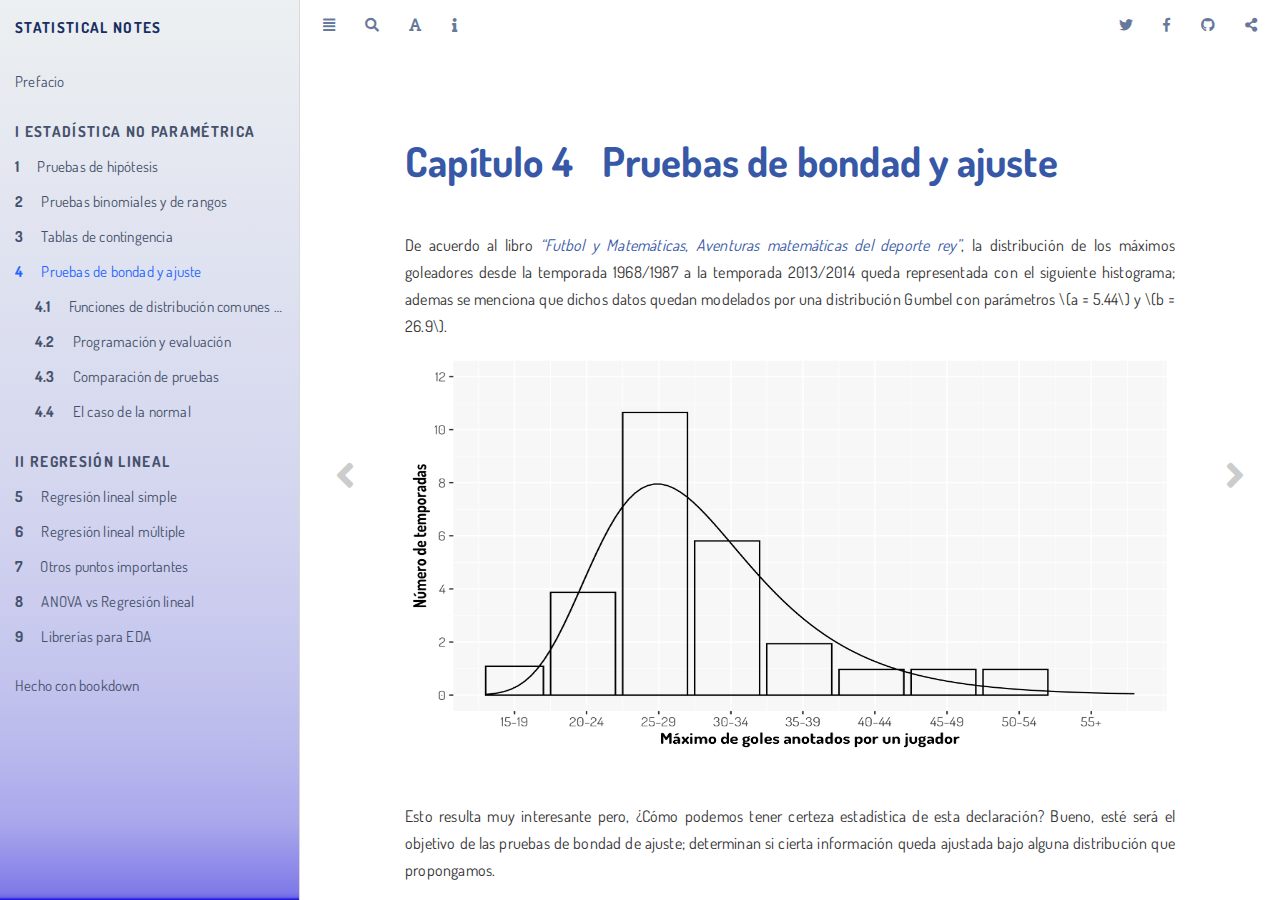
<file: docs/pruebas-de-bondad-y-ajuste.html>
<!DOCTYPE html>
<html lang="" xml:lang="">
<head>

  <meta charset="utf-8" />
  <meta http-equiv="X-UA-Compatible" content="IE=edge" />
  <title>Capítulo 4 Pruebas de bondad y ajuste | Statistical Notes</title>
  <meta name="description" content="Notas sobre temas relacionados a la estadística" />
  <meta name="generator" content="bookdown 0.21.6 and GitBook 2.6.7" />

  <meta property="og:title" content="Capítulo 4 Pruebas de bondad y ajuste | Statistical Notes" />
  <meta property="og:type" content="book" />
  <meta property="og:url" content="https://carlosfernandovg.github.io/StatisticalNotes/" />
  
  <meta property="og:description" content="Notas sobre temas relacionados a la estadística" />
  <meta name="github-repo" content="CarlosFernandoVG/StatisticalNotes" />

  <meta name="twitter:card" content="summary" />
  <meta name="twitter:title" content="Capítulo 4 Pruebas de bondad y ajuste | Statistical Notes" />
  
  <meta name="twitter:description" content="Notas sobre temas relacionados a la estadística" />
  

<meta name="author" content="Carlos Fernando Vásquez Guerra" />



  <meta name="viewport" content="width=device-width, initial-scale=1" />
  <meta name="apple-mobile-web-app-capable" content="yes" />
  <meta name="apple-mobile-web-app-status-bar-style" content="black" />
  
  
<link rel="prev" href="tablas-de-contingencia.html"/>
<link rel="next" href="regresión-lineal-simple.html"/>
<script src="libs/header-attrs-2.7.3/header-attrs.js"></script>
<script src="libs/jquery-3.5.1/jquery.min.js"></script>
<link href="libs/gitbook-2.6.7/css/style.css" rel="stylesheet" />
<link href="libs/gitbook-2.6.7/css/plugin-table.css" rel="stylesheet" />
<link href="libs/gitbook-2.6.7/css/plugin-bookdown.css" rel="stylesheet" />
<link href="libs/gitbook-2.6.7/css/plugin-highlight.css" rel="stylesheet" />
<link href="libs/gitbook-2.6.7/css/plugin-search.css" rel="stylesheet" />
<link href="libs/gitbook-2.6.7/css/plugin-fontsettings.css" rel="stylesheet" />
<link href="libs/gitbook-2.6.7/css/plugin-clipboard.css" rel="stylesheet" />









<link href="libs/anchor-sections-1.0.1/anchor-sections.css" rel="stylesheet" />
<script src="libs/anchor-sections-1.0.1/anchor-sections.js"></script>
<link href="libs/font-awesome-5.1.0/css/all.css" rel="stylesheet" />
<link href="libs/font-awesome-5.1.0/css/v4-shims.css" rel="stylesheet" />
<script src="libs/htmlwidgets-1.5.3/htmlwidgets.js"></script>
<script src="libs/plotly-binding-4.9.3/plotly.js"></script>
<script src="libs/typedarray-0.1/typedarray.min.js"></script>
<link href="libs/crosstalk-1.1.1/css/crosstalk.css" rel="stylesheet" />
<script src="libs/crosstalk-1.1.1/js/crosstalk.min.js"></script>
<link href="libs/plotly-htmlwidgets-css-1.57.1/plotly-htmlwidgets.css" rel="stylesheet" />
<script src="libs/plotly-main-1.57.1/plotly-latest.min.js"></script>
<script src="libs/kePrint-0.0.1/kePrint.js"></script>
<link href="libs/lightable-0.0.1/lightable.css" rel="stylesheet" />
<link href="libs/bsTable-3.3.7/bootstrapTable.min.css" rel="stylesheet" />
<script src="libs/bsTable-3.3.7/bootstrapTable.js"></script>


<style type="text/css">
pre > code.sourceCode { white-space: pre; position: relative; }
pre > code.sourceCode > span { display: inline-block; line-height: 1.25; }
pre > code.sourceCode > span:empty { height: 1.2em; }
.sourceCode { overflow: visible; }
code.sourceCode > span { color: inherit; text-decoration: inherit; }
pre.sourceCode { margin: 0; }
@media screen {
div.sourceCode { overflow: auto; }
}
@media print {
pre > code.sourceCode { white-space: pre-wrap; }
pre > code.sourceCode > span { text-indent: -5em; padding-left: 5em; }
}
pre.numberSource code
  { counter-reset: source-line 0; }
pre.numberSource code > span
  { position: relative; left: -4em; counter-increment: source-line; }
pre.numberSource code > span > a:first-child::before
  { content: counter(source-line);
    position: relative; left: -1em; text-align: right; vertical-align: baseline;
    border: none; display: inline-block;
    -webkit-touch-callout: none; -webkit-user-select: none;
    -khtml-user-select: none; -moz-user-select: none;
    -ms-user-select: none; user-select: none;
    padding: 0 4px; width: 4em;
    color: #aaaaaa;
  }
pre.numberSource { margin-left: 3em; border-left: 1px solid #aaaaaa;  padding-left: 4px; }
div.sourceCode
  {   }
@media screen {
pre > code.sourceCode > span > a:first-child::before { text-decoration: underline; }
}
code span.al { color: #ff0000; font-weight: bold; } /* Alert */
code span.an { color: #60a0b0; font-weight: bold; font-style: italic; } /* Annotation */
code span.at { color: #7d9029; } /* Attribute */
code span.bn { color: #40a070; } /* BaseN */
code span.bu { } /* BuiltIn */
code span.cf { color: #007020; font-weight: bold; } /* ControlFlow */
code span.ch { color: #4070a0; } /* Char */
code span.cn { color: #880000; } /* Constant */
code span.co { color: #60a0b0; font-style: italic; } /* Comment */
code span.cv { color: #60a0b0; font-weight: bold; font-style: italic; } /* CommentVar */
code span.do { color: #ba2121; font-style: italic; } /* Documentation */
code span.dt { color: #902000; } /* DataType */
code span.dv { color: #40a070; } /* DecVal */
code span.er { color: #ff0000; font-weight: bold; } /* Error */
code span.ex { } /* Extension */
code span.fl { color: #40a070; } /* Float */
code span.fu { color: #06287e; } /* Function */
code span.im { } /* Import */
code span.in { color: #60a0b0; font-weight: bold; font-style: italic; } /* Information */
code span.kw { color: #007020; font-weight: bold; } /* Keyword */
code span.op { color: #666666; } /* Operator */
code span.ot { color: #007020; } /* Other */
code span.pp { color: #bc7a00; } /* Preprocessor */
code span.sc { color: #4070a0; } /* SpecialChar */
code span.ss { color: #bb6688; } /* SpecialString */
code span.st { color: #4070a0; } /* String */
code span.va { color: #19177c; } /* Variable */
code span.vs { color: #4070a0; } /* VerbatimString */
code span.wa { color: #60a0b0; font-weight: bold; font-style: italic; } /* Warning */
</style>

<style type="text/css">
/* Used with Pandoc 2.11+ new --citeproc when CSL is used */
div.csl-bib-body { }
div.csl-entry {
  clear: both;
}
.hanging div.csl-entry {
  margin-left:2em;
  text-indent:-2em;
}
div.csl-left-margin {
  min-width:2em;
  float:left;
}
div.csl-right-inline {
  margin-left:2em;
  padding-left:1em;
}
div.csl-indent {
  margin-left: 2em;
}
</style>

<link rel="stylesheet" href="styles.css" type="text/css" />
</head>

<body>



  <div class="book without-animation with-summary font-size-2 font-family-1" data-basepath=".">

    <div class="book-summary">
      <nav role="navigation">

<ul class="summary">
<li><a href="./">Statistical Notes</a></li>

<li class="divider"></li>
<li class="chapter" data-level="" data-path="index.html"><a href="index.html"><i class="fa fa-check"></i>Prefacio</a>
<ul>
<li class="chapter" data-level="" data-path="index.html"><a href="index.html#objetivos"><i class="fa fa-check"></i>Objetivos</a></li>
<li class="chapter" data-level="" data-path="index.html"><a href="index.html#estructura"><i class="fa fa-check"></i>Estructura</a></li>
<li class="chapter" data-level="" data-path="index.html"><a href="index.html#detalles-técnicos"><i class="fa fa-check"></i>Detalles técnicos</a></li>
<li class="chapter" data-level="" data-path="index.html"><a href="index.html#licencia"><i class="fa fa-check"></i>Licencia</a></li>
</ul></li>
<li class="part"><span><b>I Estadística no paramétrica</b></span></li>
<li class="chapter" data-level="1" data-path="pruebas-de-hipótesis.html"><a href="pruebas-de-hipótesis.html"><i class="fa fa-check"></i><b>1</b> Pruebas de hipótesis</a>
<ul>
<li class="chapter" data-level="1.1" data-path="pruebas-de-hipótesis.html"><a href="pruebas-de-hipótesis.html#qué-es-una-prueba-de-hipótesis"><i class="fa fa-check"></i><b>1.1</b> ¿Qué es una Prueba de Hipótesis?</a></li>
<li class="chapter" data-level="1.2" data-path="pruebas-de-hipótesis.html"><a href="pruebas-de-hipótesis.html#dos-tipos-de-hipótesis"><i class="fa fa-check"></i><b>1.2</b> Dos tipos de hipótesis</a></li>
<li class="chapter" data-level="1.3" data-path="pruebas-de-hipótesis.html"><a href="pruebas-de-hipótesis.html#significancia-y-confianza"><i class="fa fa-check"></i><b>1.3</b> Significancia y confianza</a></li>
<li class="chapter" data-level="1.4" data-path="pruebas-de-hipótesis.html"><a href="pruebas-de-hipótesis.html#rechazar-h_0"><i class="fa fa-check"></i><b>1.4</b> Rechazar <span class="math inline">\(H_0\)</span></a></li>
<li class="chapter" data-level="1.5" data-path="pruebas-de-hipótesis.html"><a href="pruebas-de-hipótesis.html#tipos-de-pruebas"><i class="fa fa-check"></i><b>1.5</b> Tipos de pruebas</a></li>
<li class="chapter" data-level="1.6" data-path="pruebas-de-hipótesis.html"><a href="pruebas-de-hipótesis.html#p-value"><i class="fa fa-check"></i><b>1.6</b> <span class="math inline">\(P-value\)</span></a></li>
<li class="chapter" data-level="1.7" data-path="pruebas-de-hipótesis.html"><a href="pruebas-de-hipótesis.html#algunos-puntos-a-recordar"><i class="fa fa-check"></i><b>1.7</b> Algunos puntos a recordar</a></li>
</ul></li>
<li class="chapter" data-level="2" data-path="pruebas-binomiales-y-de-rangos.html"><a href="pruebas-binomiales-y-de-rangos.html"><i class="fa fa-check"></i><b>2</b> Pruebas binomiales y de rangos</a></li>
<li class="chapter" data-level="3" data-path="tablas-de-contingencia.html"><a href="tablas-de-contingencia.html"><i class="fa fa-check"></i><b>3</b> Tablas de contingencia</a></li>
<li class="chapter" data-level="4" data-path="pruebas-de-bondad-y-ajuste.html"><a href="pruebas-de-bondad-y-ajuste.html"><i class="fa fa-check"></i><b>4</b> Pruebas de bondad y ajuste</a>
<ul>
<li class="chapter" data-level="4.1" data-path="pruebas-de-bondad-y-ajuste.html"><a href="pruebas-de-bondad-y-ajuste.html#funciones-de-distribución-comunes-y-técnicas-de-identificación"><i class="fa fa-check"></i><b>4.1</b> Funciones de distribución comunes y técnicas de identificación</a></li>
<li class="chapter" data-level="4.2" data-path="pruebas-de-bondad-y-ajuste.html"><a href="pruebas-de-bondad-y-ajuste.html#programación-y-evaluación"><i class="fa fa-check"></i><b>4.2</b> Programación y evaluación</a></li>
<li class="chapter" data-level="4.3" data-path="pruebas-de-bondad-y-ajuste.html"><a href="pruebas-de-bondad-y-ajuste.html#comparación-de-pruebas"><i class="fa fa-check"></i><b>4.3</b> Comparación de pruebas</a></li>
<li class="chapter" data-level="4.4" data-path="pruebas-de-bondad-y-ajuste.html"><a href="pruebas-de-bondad-y-ajuste.html#el-caso-de-la-normal"><i class="fa fa-check"></i><b>4.4</b> El caso de la normal</a></li>
</ul></li>
<li class="part"><span><b>II Regresión lineal</b></span></li>
<li class="chapter" data-level="5" data-path="regresión-lineal-simple.html"><a href="regresión-lineal-simple.html"><i class="fa fa-check"></i><b>5</b> Regresión lineal simple</a>
<ul>
<li class="chapter" data-level="5.1" data-path="regresión-lineal-simple.html"><a href="regresión-lineal-simple.html#correlación-y-linearidad"><i class="fa fa-check"></i><b>5.1</b> Correlación y linearidad</a></li>
<li class="chapter" data-level="5.2" data-path="regresión-lineal-simple.html"><a href="regresión-lineal-simple.html#variables-categóricas"><i class="fa fa-check"></i><b>5.2</b> Variables categóricas</a></li>
<li class="chapter" data-level="5.3" data-path="regresión-lineal-simple.html"><a href="regresión-lineal-simple.html#paquetes-y-funciones-útiles"><i class="fa fa-check"></i><b>5.3</b> Paquetes y funciones útiles</a>
<ul>
<li class="chapter" data-level="5.3.1" data-path="regresión-lineal-simple.html"><a href="regresión-lineal-simple.html#correlación"><i class="fa fa-check"></i><b>5.3.1</b> Correlación</a></li>
<li class="chapter" data-level="5.3.2" data-path="regresión-lineal-simple.html"><a href="regresión-lineal-simple.html#regresión"><i class="fa fa-check"></i><b>5.3.2</b> Regresión</a></li>
<li class="chapter" data-level="5.3.3" data-path="regresión-lineal-simple.html"><a href="regresión-lineal-simple.html#tidymodelsbroom"><i class="fa fa-check"></i><b>5.3.3</b> TidyModels::Broom</a></li>
</ul></li>
<li class="chapter" data-level="5.4" data-path="regresión-lineal-simple.html"><a href="regresión-lineal-simple.html#ejemplo"><i class="fa fa-check"></i><b>5.4</b> Ejemplo</a></li>
<li class="chapter" data-level="5.5" data-path="regresión-lineal-simple.html"><a href="regresión-lineal-simple.html#otros-puntos-importantes"><i class="fa fa-check"></i><b>5.5</b> Otros puntos importantes</a></li>
</ul></li>
<li class="chapter" data-level="6" data-path="regresión-lineal-múltiple.html"><a href="regresión-lineal-múltiple.html"><i class="fa fa-check"></i><b>6</b> Regresión lineal múltiple</a>
<ul>
<li class="chapter" data-level="6.1" data-path="regresión-lineal-múltiple.html"><a href="regresión-lineal-múltiple.html#pruebas-de-hipótesis-y-anova-e-intervalos"><i class="fa fa-check"></i><b>6.1</b> Pruebas de hipótesis y ANOVA e intervalos</a></li>
<li class="chapter" data-level="6.2" data-path="regresión-lineal-múltiple.html"><a href="regresión-lineal-múltiple.html#interacción-y-selección-de-variables"><i class="fa fa-check"></i><b>6.2</b> Interacción y selección de variables</a></li>
<li class="chapter" data-level="6.3" data-path="regresión-lineal-múltiple.html"><a href="regresión-lineal-múltiple.html#supuestos-y-problemas-potenciales"><i class="fa fa-check"></i><b>6.3</b> Supuestos y problemas potenciales</a>
<ul>
<li class="chapter" data-level="6.3.1" data-path="regresión-lineal-múltiple.html"><a href="regresión-lineal-múltiple.html#transformaciones"><i class="fa fa-check"></i><b>6.3.1</b> +Transformaciones</a></li>
<li class="chapter" data-level="6.3.2" data-path="regresión-lineal-múltiple.html"><a href="regresión-lineal-múltiple.html#interpretaciones"><i class="fa fa-check"></i><b>6.3.2</b> Interpretaciones</a></li>
<li class="chapter" data-level="6.3.3" data-path="regresión-lineal-múltiple.html"><a href="regresión-lineal-múltiple.html#validación"><i class="fa fa-check"></i><b>6.3.3</b> Validación</a></li>
</ul></li>
<li class="chapter" data-level="6.4" data-path="regresión-lineal-múltiple.html"><a href="regresión-lineal-múltiple.html#predicción"><i class="fa fa-check"></i><b>6.4</b> Predicción</a></li>
</ul></li>
<li class="chapter" data-level="7" data-path="otros-puntos-importantes-1.html"><a href="otros-puntos-importantes-1.html"><i class="fa fa-check"></i><b>7</b> Otros puntos importantes</a>
<ul>
<li class="chapter" data-level="7.1" data-path="otros-puntos-importantes-1.html"><a href="otros-puntos-importantes-1.html#comparación-de-modelos"><i class="fa fa-check"></i><b>7.1</b> Comparación de modelos</a>
<ul>
<li class="chapter" data-level="7.1.1" data-path="otros-puntos-importantes-1.html"><a href="otros-puntos-importantes-1.html#r2"><i class="fa fa-check"></i><b>7.1.1</b> R^2</a></li>
</ul></li>
<li class="chapter" data-level="7.2" data-path="otros-puntos-importantes-1.html"><a href="otros-puntos-importantes-1.html#análisis-de-valores-influyentes"><i class="fa fa-check"></i><b>7.2</b> Análisis de valores influyentes</a>
<ul>
<li class="chapter" data-level="7.2.1" data-path="otros-puntos-importantes-1.html"><a href="otros-puntos-importantes-1.html#outliers"><i class="fa fa-check"></i><b>7.2.1</b> Outliers</a></li>
<li class="chapter" data-level="7.2.2" data-path="otros-puntos-importantes-1.html"><a href="otros-puntos-importantes-1.html#valores-con-alto-apalancamiento"><i class="fa fa-check"></i><b>7.2.2</b> Valores con alto “apalancamiento”</a></li>
</ul></li>
</ul></li>
<li class="chapter" data-level="8" data-path="anova-vs-regresión-lineal.html"><a href="anova-vs-regresión-lineal.html"><i class="fa fa-check"></i><b>8</b> ANOVA vs Regresión lineal</a></li>
<li class="chapter" data-level="9" data-path="librerías-para-eda.html"><a href="librerías-para-eda.html"><i class="fa fa-check"></i><b>9</b> Librerías para EDA</a></li>
<li class="divider"></li>
<li><a href="https://bookdown.org" target="_blank">Hecho con bookdown</a></li>

</ul>

      </nav>
    </div>

    <div class="book-body">
      <div class="body-inner">
        <div class="book-header" role="navigation">
          <h1>
            <i class="fa fa-circle-o-notch fa-spin"></i><a href="./">Statistical Notes</a>
          </h1>
        </div>

        <div class="page-wrapper" tabindex="-1" role="main">
          <div class="page-inner">

            <section class="normal" id="section-">
<div id="pruebas-de-bondad-y-ajuste" class="section level1" number="4">
<h1><span class="header-section-number">Capítulo 4</span> Pruebas de bondad y ajuste</h1>
<p>De acuerdo al libro <a href="https://www.amazon.com/Fútbol-Matemáticas-Aventuras-matemáticas-deporte-ebook/dp/B01EP8PJUI"><em>“Futbol y Matemáticas, Aventuras matemáticas del deporte rey”</em></a>, la distribución de los máximos goleadores desde la temporada 1968/1987 a la temporada 2013/2014 queda representada con el siguiente histograma; ademas se menciona que dichos datos quedan modelados por una distribución Gumbel con parámetros <span class="math inline">\(a = 5.44\)</span> y <span class="math inline">\(b = 26.9\)</span>.</p>
<center>
<img src="Goles.png" alt="drawing" width="800" height="400"/>
</center>
<p><br></p>
<p>Esto resulta muy interesante pero, ¿Cómo podemos tener certeza estadística de esta declaración? Bueno, esté será el objetivo de las pruebas de bondad de ajuste; determinan si cierta información queda ajustada bajo alguna distribución que propongamos.</p>
<p>Bajo esta idea, es importante que utilicemos todas nuestras herramientas estadísticas y probabilísticas para determinan si una distribución <span class="math inline">\(F\)</span> es adecuada para mi información o no. Más adelante hablaremos un poco acerca del ejemplo anterior, por el momento es bueno tener en claro que deseamos probar la siguiente prueba de hipótesis:</p>
<p><span class="math display">\[
\begin{array}{c}
\textbf{H}_0: \ \mbox{Los datos siguen una distribución} \ \ F_{0}(x) \\
vs\\
\textbf{H}_a: \ \mbox{Los datos no siguen una distribución} \ \ F_{0}(x)
\end{array}
\]</span></p>
<div id="funciones-de-distribución-comunes-y-técnicas-de-identificación" class="section level2" number="4.1">
<h2><span class="header-section-number">4.1</span> Funciones de distribución comunes y técnicas de identificación</h2>
<p>Consideremos que tenemos los datos correspondientes al tiempo en segundos que tardar en pasar 100 automóviles por un cierto punto en una carretera. ¿Que distribución propondríamos como una primera idea? Aquí se muestran un poco los datos.</p>
<pre><code># A tibble: 50 × 2
   Observación Tiempos
         &lt;int&gt;   &lt;dbl&gt;
 1           1    32.4
 2           2    28.8
 3           3    36.1
 4           4    28.7
 5           5    28.5
 6           6    34.1
 7           7    28.3
 8           8    33.0
 9           9    39.3
10          10    37.1
# … with 40 more rows</code></pre>
<p>Para dar un conjunto de candidatos, sería buena práctica responder las siguientes preguntas:</p>
<ul>
<li>¿Que tipo de datos tengo, continuos o discretos?</li>
<li>Sí son discretos, ¿Mis datos provienen de una variable de conteo?</li>
<li>¿Que rango ocupan mis datos?</li>
<li>¿Hay algún indicio de tratar con alguna cola pesada?</li>
<li>¿Que tan simétrica es mi distribución?</li>
<li>¿Cómo se comportan las estadísticas básicas en mis datos?</li>
</ul>
<p>Además de esto, no olvidemos que estamos tratando con datos que pueden tener diversos problemas, por lo que podríamos primero hacer aplicar una limpieza para después continuar con el verdadero proceso. En este caso podemos ver los valores perdidos de esta manera:</p>
<div class="sourceCode" id="cb20"><pre class="sourceCode r"><code class="sourceCode r"><span id="cb20-1"><a href="pruebas-de-bondad-y-ajuste.html#cb20-1" aria-hidden="true" tabindex="-1"></a>visdat<span class="sc">::</span><span class="fu">vis_miss</span>(data_autos, <span class="at">sort_miss=</span><span class="cn">TRUE</span>, <span class="at">warn_large_data =</span> <span class="cn">FALSE</span>)</span></code></pre></div>
<p><img src="_main_files/figure-html/unnamed-chunk-24-1.png" width="672" style="display: block; margin: auto;" /></p>
<p>De acuerdo a nuestro problema podemos tratar de diferente manera los valores perdidos, pero lo más sencillo (lo cual debe ser el último recurso para evitar pérdida de información) es eliminar estos registros para no tener problemas posteriores</p>
<div class="sourceCode" id="cb21"><pre class="sourceCode r"><code class="sourceCode r"><span id="cb21-1"><a href="pruebas-de-bondad-y-ajuste.html#cb21-1" aria-hidden="true" tabindex="-1"></a>data_autos <span class="ot">&lt;-</span> <span class="fu">drop_na</span>(data_autos)</span></code></pre></div>
<p>Ahora, para este caso es evidente que nuestros datos son continuos, por lo que podemos descartar todas las distribuciones discretas como la son la poisson (ideal para conteos), binomial (combinaciones <span class="math inline">\(k\)</span> en <span class="math inline">\(n\)</span>), geométrica (número de fallos antes del primer éxito), bernoulli (eventos con solo dos opciones de resultado), hipergeométrica (<span class="math inline">\(k\)</span> éxitos en <span class="math inline">\(n\)</span> ensayos sin remplazo), alguna distribución de la familia (<span class="math inline">\(a\)</span>,<span class="math inline">\(b\)</span>), etc.</p>
<p>Genial, ahora sólo nos falta infinidad de distribuciones, ya que podría hacer alguna función que cumpla las propiedades de una función de distribución de probabilidad. Bajo este caso, vamos a considerar distribuciones conocidas. Véase que por la naturaleza de nuestro problema no es ideal considerar una distribución Normal (¿Por qué?). Vamos a ver algunas gráficas que podrían ser de ayuda.</p>
<div class="sourceCode" id="cb22"><pre class="sourceCode r"><code class="sourceCode r"><span id="cb22-1"><a href="pruebas-de-bondad-y-ajuste.html#cb22-1" aria-hidden="true" tabindex="-1"></a>boxplot_autos <span class="ot">&lt;-</span> data_autos <span class="sc">%&gt;%</span> <span class="fu">ggplot</span>(<span class="fu">aes</span>(<span class="at">x =</span> Tiempos)) <span class="sc">+</span> <span class="fu">geom_boxplot</span>() <span class="sc">+</span> <span class="fu">coord_flip</span>() <span class="sc">+</span> </span>
<span id="cb22-2"><a href="pruebas-de-bondad-y-ajuste.html#cb22-2" aria-hidden="true" tabindex="-1"></a>  general_theme <span class="sc">+</span> </span>
<span id="cb22-3"><a href="pruebas-de-bondad-y-ajuste.html#cb22-3" aria-hidden="true" tabindex="-1"></a>  <span class="fu">theme</span>(<span class="at">axis.title.x=</span><span class="fu">element_blank</span>(),</span>
<span id="cb22-4"><a href="pruebas-de-bondad-y-ajuste.html#cb22-4" aria-hidden="true" tabindex="-1"></a>        <span class="at">axis.text.x=</span><span class="fu">element_blank</span>(),</span>
<span id="cb22-5"><a href="pruebas-de-bondad-y-ajuste.html#cb22-5" aria-hidden="true" tabindex="-1"></a>        <span class="at">axis.ticks.x=</span><span class="fu">element_blank</span>())</span>
<span id="cb22-6"><a href="pruebas-de-bondad-y-ajuste.html#cb22-6" aria-hidden="true" tabindex="-1"></a>density_autos <span class="ot">&lt;-</span> data_autos <span class="sc">%&gt;%</span> <span class="fu">ggplot</span>(<span class="fu">aes</span>(<span class="at">x =</span> Tiempos)) <span class="sc">+</span> </span>
<span id="cb22-7"><a href="pruebas-de-bondad-y-ajuste.html#cb22-7" aria-hidden="true" tabindex="-1"></a>  <span class="fu">geom_density</span>() <span class="sc">+</span> <span class="fu">labs</span>(<span class="at">y =</span> <span class="st">&quot;Densidad&quot;</span>) <span class="sc">+</span> </span>
<span id="cb22-8"><a href="pruebas-de-bondad-y-ajuste.html#cb22-8" aria-hidden="true" tabindex="-1"></a>  <span class="fu">geom_histogram</span>(<span class="fu">aes</span>(<span class="at">y =</span> ..density..), <span class="at">fill =</span> <span class="cn">NA</span>, <span class="at">color =</span> <span class="st">&quot;black&quot;</span>) <span class="sc">+</span> general_theme</span>
<span id="cb22-9"><a href="pruebas-de-bondad-y-ajuste.html#cb22-9" aria-hidden="true" tabindex="-1"></a>ecdf_autos <span class="ot">&lt;-</span> data_autos <span class="sc">%&gt;%</span> <span class="fu">ggplot</span>(<span class="fu">aes</span>(<span class="at">x =</span> Tiempos)) <span class="sc">+</span> </span>
<span id="cb22-10"><a href="pruebas-de-bondad-y-ajuste.html#cb22-10" aria-hidden="true" tabindex="-1"></a>  <span class="fu">stat_ecdf</span>(<span class="at">geom =</span> <span class="st">&quot;step&quot;</span>) <span class="sc">+</span> <span class="fu">labs</span>(<span class="at">y =</span> <span class="st">&quot;Distribución empírica&quot;</span>) <span class="sc">+</span> general_theme</span>
<span id="cb22-11"><a href="pruebas-de-bondad-y-ajuste.html#cb22-11" aria-hidden="true" tabindex="-1"></a></span>
<span id="cb22-12"><a href="pruebas-de-bondad-y-ajuste.html#cb22-12" aria-hidden="true" tabindex="-1"></a>(density_autos <span class="sc">+</span> ecdf_autos)<span class="sc">/</span>boxplot_autos</span></code></pre></div>
<p><img src="_main_files/figure-html/unnamed-chunk-26-1.png" width="672" style="display: block; margin: auto;" /></p>
<p>¿Qué podemos decir ahora?</p>
<p>Tal vez necesitamos más ayuda; véamos las estadísticas básicas sobre estos datos</p>
<ol style="list-style-type: decimal">
<li><strong><em>Media</em></strong> = 33.3707742</li>
<li><strong><em>Mediana</em></strong> = 33.1964279</li>
<li><strong><em>Moda</em></strong> = 31.64</li>
<li><strong><em>Varianza</em></strong> = 10.8163016</li>
<li><strong><em>Desviación estandar</em></strong> = 3.2888146</li>
<li><strong><em>Rango intercuantil</em></strong> = [30.9755958, 35.6583154]</li>
<li><strong><em>Coeficiente de variación</em></strong> = 10%</li>
<li><strong><em>Coeficiente de asimetría (Skewness)</em></strong> = 0.2075035</li>
<li><strong><em>Curtosis</em></strong> = 2.8698984</li>
</ol>
<p>Recordemos que tanto la media, la mediana y la moda son estadísticas de tendencias centrales; la varianza y la desviación estandar nos dan una cantidad asociada a lo disperso que son nuestros datos; el rango intercuantil es la diferencia entre el tercer y el primer cuartil y podemos pensarlo como una medida de variabilidad de acuerdo a la mediana. Por otro lado, el coeficiente de variación (<span class="math inline">\(C_V = \frac{\sigma}{\bar{x}}\)</span>) es la relación entre el tamaño de la media y la variabilidad de la variable que podemos interpretar como un grado de variabilidad independiente de la escala de la variable. El coeficiente de asimetría nos indica que tan simétrica es nuestra distribución, la normal tiene un coeficiente igual a 0. Finalmente la curtosis nos da una idea de la forma de nuestra distribución por la concentración de datos.</p>
<p>Entonces, ya con las gráficas, la metadata de los datos y las estadísticas anteriores, podemos dar posibles distribuciones candidatas para nuestos datos.</p>
<p>• Al ser los valores mayores a cero y continuos, descartamos cualquier variable discreta y cualquiera que tenga un rango con valores negativos (como la normal y la t de Student), además de que se tienen valores mayores a uno por lo que se descartan otras distribuciones como la beta.</p>
<p>• La densidad no tiene colas pesadas, en todo caso, la cola donde tiene la mayor cantidad de outliers es la cola derecha; por lo que descartamos distribuciones con colas muy pesadas (como la log-Normal, Pareto y Burr)</p>
<p>• Al tener una curtosis positiva, indica la presencia de un pico y al tener un coeficiente de variación del 10%; los valores no varían demasiado de la media, lo cual, generalmente no cumple la distribución exponencial, por lo que podemos pensar en una función gamma o weibull para ajustar estos datos.</p>
<p>• Si bien la distribución Weibull nos ayuda a modelar el tiempo en algunos escenarios, con sólo leer el enunciado es natural proponer una distribución gamma, ya que esta variable nos ayuda a modelar el tiempo; además de que podemos pensar a una distribución gamma como una suma de <span class="math inline">\(n\)</span> variables independientes con distribución exponencial, la cual nos ayuda a modelar el tiempo de espera a que suceda un evento, en este caso el tiempo en que cada auto pasa por dicho punto en la carretera. Por si faltaba alguna otra razón si pensamos en su parámetro de escala como la cantidad de autos que estamos considerando (100), su coeficiente de simétrica teórica será <span class="math inline">\(2/\sqrt{100} = 0.2\)</span> la cual no es muy diferente al que obtuvimos.</p>
<p>Ya tenemos propuesto uno de los parámetros para la distribución gamma, pero falta el parámetro de escala; (si conocieramoos cada cuanto pasan los coches de manera individual podríamos proponer este parámetro) por lo que podemos obtenerlo con alguna de las distintas técnicas que tenemos para calcular parámetros, ya sea por el método de momentos, máxima verosimilitud, con el UMVUE, etc.</p>
<p>Para este caso, una <a href="https://en.wikipedia.org/wiki/Gamma_distribution#Maximum_likelihood_estimation">propuesta</a> para estos estimadores basados en la función de máxima verosimilitud son las siguientes:</p>
<p><span class="math display">\[
\hat{k} = \frac{N\sum_{i = 1}^Nx_i}{N\sum_{i = 1}^Nx_i\ln(x_i)-\sum_{i = 1}^N\ln(x_i)\sum_{i = 1}^Nx_i}\\
\hat{\theta} = \frac{1}{N^2}\left(N\sum_{i = 1}^Nx_i\ln(x_i)-\sum_{i = 1}^N\ln(x_i)\sum_{i  =1}^Nx_i\right)
\]</span></p>
</div>
<div id="programación-y-evaluación" class="section level2" number="4.2">
<h2><span class="header-section-number">4.2</span> Programación y evaluación</h2>
<p>Otra manera que tenemos de calcular los parámetros es a través de métodos numéricos, como lo realiza la función <code>fitdistrplus::fitdist()</code> y nos da diferentes estadísticas como el AIC, BIC y Likehood ratio test en diferentes métodos de estimación para que nosotros decidamos cual elegir. En este caso podemos aplicarlo de la siguiente manera</p>
<div class="sourceCode" id="cb23"><pre class="sourceCode r"><code class="sourceCode r"><span id="cb23-1"><a href="pruebas-de-bondad-y-ajuste.html#cb23-1" aria-hidden="true" tabindex="-1"></a><span class="fu">fitdist</span>(<span class="at">data =</span> data_autos<span class="sc">$</span>Tiempos, <span class="at">distr =</span> <span class="st">&quot;gamma&quot;</span>, <span class="at">method =</span> <span class="st">&quot;mme&quot;</span>)</span></code></pre></div>
<pre><code>Fitting of the distribution &#39; gamma &#39; by matching moments 
Parameters:
        estimate
shape 103.162826
rate    3.091412</code></pre>
<p>Como vemos no estabamos tan alejados con nuestra propuesta, además, ya sabiendo que el parámetro de escala es <span class="math inline">\(\sim 3 = \lambda\)</span>, podemos pensar que la tasa a la que cada auto pasa, en promedio, es 3 segundos, es decir que cada .3 segundos un nuevo auto pasa.</p>
<p>Vamos a ajustar con la prueba <span class="math inline">\(\chi^2\)</span> para determinar que tan bien se ajustan nuestros datos.</p>
<div class="sourceCode" id="cb25"><pre class="sourceCode r"><code class="sourceCode r"><span id="cb25-1"><a href="pruebas-de-bondad-y-ajuste.html#cb25-1" aria-hidden="true" tabindex="-1"></a><span class="co">#Observados</span></span>
<span id="cb25-2"><a href="pruebas-de-bondad-y-ajuste.html#cb25-2" aria-hidden="true" tabindex="-1"></a>corte<span class="ot">&lt;-</span> <span class="fu">cut</span>(data_autos<span class="sc">$</span>Tiempos, <span class="at">breaks =</span> <span class="dv">5</span>)</span>
<span id="cb25-3"><a href="pruebas-de-bondad-y-ajuste.html#cb25-3" aria-hidden="true" tabindex="-1"></a>observados<span class="ot">&lt;-</span><span class="fu">table</span>(corte)</span>
<span id="cb25-4"><a href="pruebas-de-bondad-y-ajuste.html#cb25-4" aria-hidden="true" tabindex="-1"></a><span class="co">#Levels: (24.7,28.8] (28.8,33] (33,37.2] (37.2,41.3] (41.3,45.5]</span></span>
<span id="cb25-5"><a href="pruebas-de-bondad-y-ajuste.html#cb25-5" aria-hidden="true" tabindex="-1"></a></span>
<span id="cb25-6"><a href="pruebas-de-bondad-y-ajuste.html#cb25-6" aria-hidden="true" tabindex="-1"></a><span class="co">#Esperados</span></span>
<span id="cb25-7"><a href="pruebas-de-bondad-y-ajuste.html#cb25-7" aria-hidden="true" tabindex="-1"></a>int1<span class="ot">&lt;-</span><span class="fu">pgamma</span>(<span class="at">q =</span> <span class="fl">28.8</span>, <span class="at">rate =</span> <span class="fl">3.091412</span>, <span class="at">shape=</span><span class="fl">103.162826</span>)<span class="sc">-</span><span class="fu">pgamma</span>(<span class="at">q =</span> <span class="dv">0</span>, <span class="at">rate =</span> <span class="fl">3.091412</span>, <span class="at">shape=</span><span class="fl">103.162826</span>)</span>
<span id="cb25-8"><a href="pruebas-de-bondad-y-ajuste.html#cb25-8" aria-hidden="true" tabindex="-1"></a>int2<span class="ot">&lt;-</span><span class="fu">pgamma</span>(<span class="at">q =</span> <span class="dv">33</span>, <span class="at">rate =</span> <span class="fl">3.091412</span>, <span class="at">shape=</span><span class="fl">103.162826</span>)<span class="sc">-</span><span class="fu">pgamma</span>(<span class="at">q =</span> <span class="fl">28.8</span>, <span class="at">rate =</span> <span class="fl">3.091412</span>, <span class="at">shape=</span><span class="fl">103.162826</span>)</span>
<span id="cb25-9"><a href="pruebas-de-bondad-y-ajuste.html#cb25-9" aria-hidden="true" tabindex="-1"></a>int3<span class="ot">&lt;-</span><span class="fu">pgamma</span>(<span class="at">q =</span> <span class="fl">37.2</span>, <span class="at">rate =</span> <span class="fl">3.091412</span>, <span class="at">shape=</span><span class="fl">103.162826</span>)<span class="sc">-</span><span class="fu">pgamma</span>(<span class="at">q =</span> <span class="dv">33</span>, <span class="at">rate =</span> <span class="fl">3.091412</span>, <span class="at">shape=</span><span class="fl">103.162826</span>)</span>
<span id="cb25-10"><a href="pruebas-de-bondad-y-ajuste.html#cb25-10" aria-hidden="true" tabindex="-1"></a>int4<span class="ot">&lt;-</span><span class="fu">pgamma</span>(<span class="at">q =</span> <span class="fl">41.3</span>, <span class="at">rate =</span> <span class="fl">3.091412</span>, <span class="at">shape=</span><span class="fl">103.162826</span>)<span class="sc">-</span><span class="fu">pgamma</span>(<span class="at">q =</span> <span class="fl">37.2</span>, <span class="at">rate =</span> <span class="fl">3.091412</span>, <span class="at">shape=</span><span class="fl">103.162826</span>)</span>
<span id="cb25-11"><a href="pruebas-de-bondad-y-ajuste.html#cb25-11" aria-hidden="true" tabindex="-1"></a>int5<span class="ot">&lt;-</span><span class="fu">pgamma</span>(<span class="at">q =</span> <span class="cn">Inf</span>, <span class="at">rate =</span> <span class="fl">3.091412</span>, <span class="at">shape=</span><span class="fl">103.162826</span>)<span class="sc">-</span><span class="fu">pgamma</span>(<span class="at">q =</span> <span class="fl">41.3</span>, <span class="at">rate =</span> <span class="fl">3.091412</span>, <span class="at">shape=</span><span class="fl">103.162826</span>)</span>
<span id="cb25-12"><a href="pruebas-de-bondad-y-ajuste.html#cb25-12" aria-hidden="true" tabindex="-1"></a></span>
<span id="cb25-13"><a href="pruebas-de-bondad-y-ajuste.html#cb25-13" aria-hidden="true" tabindex="-1"></a>esperados<span class="ot">&lt;-</span><span class="fu">c</span>(int1,int2,int3,int4,int5)</span>
<span id="cb25-14"><a href="pruebas-de-bondad-y-ajuste.html#cb25-14" aria-hidden="true" tabindex="-1"></a><span class="co">#Hacemos la prueba</span></span>
<span id="cb25-15"><a href="pruebas-de-bondad-y-ajuste.html#cb25-15" aria-hidden="true" tabindex="-1"></a><span class="fu">chisq.test</span>(<span class="at">x =</span> observados, <span class="at">p =</span> esperados)</span></code></pre></div>
<pre><code>
    Chi-squared test for given probabilities

data:  observados
X-squared = 1.3959, df = 4, p-value = 0.8449</code></pre>
<p>¿Qué podemos concluir?</p>
<p>Vamos a colocar unos parámetros con menos decimales para ver que sucede</p>
<div class="sourceCode" id="cb27"><pre class="sourceCode r"><code class="sourceCode r"><span id="cb27-1"><a href="pruebas-de-bondad-y-ajuste.html#cb27-1" aria-hidden="true" tabindex="-1"></a><span class="co">#Esperados</span></span>
<span id="cb27-2"><a href="pruebas-de-bondad-y-ajuste.html#cb27-2" aria-hidden="true" tabindex="-1"></a>int1<span class="ot">&lt;-</span><span class="fu">pgamma</span>(<span class="at">q =</span> <span class="fl">28.8</span>, <span class="at">rate =</span> <span class="dv">3</span>, <span class="at">shape=</span><span class="dv">100</span>)<span class="sc">-</span><span class="fu">pgamma</span>(<span class="at">q =</span> <span class="dv">0</span>, <span class="at">rate =</span> <span class="dv">3</span>, <span class="at">shape=</span><span class="dv">100</span>)</span>
<span id="cb27-3"><a href="pruebas-de-bondad-y-ajuste.html#cb27-3" aria-hidden="true" tabindex="-1"></a>int2<span class="ot">&lt;-</span><span class="fu">pgamma</span>(<span class="at">q =</span> <span class="dv">33</span>, <span class="at">rate =</span> <span class="dv">3</span>, <span class="at">shape=</span><span class="dv">100</span>)<span class="sc">-</span><span class="fu">pgamma</span>(<span class="at">q =</span> <span class="fl">28.8</span>, <span class="at">rate =</span> <span class="dv">3</span>, <span class="at">shape=</span><span class="dv">100</span>)</span>
<span id="cb27-4"><a href="pruebas-de-bondad-y-ajuste.html#cb27-4" aria-hidden="true" tabindex="-1"></a>int3<span class="ot">&lt;-</span><span class="fu">pgamma</span>(<span class="at">q =</span> <span class="fl">37.2</span>, <span class="at">rate =</span> <span class="dv">3</span>, <span class="at">shape=</span><span class="dv">100</span>)<span class="sc">-</span><span class="fu">pgamma</span>(<span class="at">q =</span> <span class="dv">33</span>, <span class="at">rate =</span> <span class="dv">3</span>, <span class="at">shape=</span><span class="dv">100</span>)</span>
<span id="cb27-5"><a href="pruebas-de-bondad-y-ajuste.html#cb27-5" aria-hidden="true" tabindex="-1"></a>int4<span class="ot">&lt;-</span><span class="fu">pgamma</span>(<span class="at">q =</span> <span class="fl">41.3</span>, <span class="at">rate =</span> <span class="dv">3</span>, <span class="at">shape=</span><span class="dv">100</span>)<span class="sc">-</span><span class="fu">pgamma</span>(<span class="at">q =</span> <span class="fl">37.2</span>, <span class="at">rate =</span> <span class="dv">3</span>, <span class="at">shape=</span><span class="dv">100</span>)</span>
<span id="cb27-6"><a href="pruebas-de-bondad-y-ajuste.html#cb27-6" aria-hidden="true" tabindex="-1"></a>int5<span class="ot">&lt;-</span><span class="fu">pgamma</span>(<span class="at">q =</span> <span class="cn">Inf</span>, <span class="at">rate =</span> <span class="dv">3</span>, <span class="at">shape=</span><span class="dv">100</span>)<span class="sc">-</span><span class="fu">pgamma</span>(<span class="at">q =</span> <span class="fl">41.3</span>, <span class="at">rate =</span> <span class="dv">3</span>, <span class="at">shape=</span><span class="dv">100</span>)</span>
<span id="cb27-7"><a href="pruebas-de-bondad-y-ajuste.html#cb27-7" aria-hidden="true" tabindex="-1"></a></span>
<span id="cb27-8"><a href="pruebas-de-bondad-y-ajuste.html#cb27-8" aria-hidden="true" tabindex="-1"></a>esperados<span class="ot">&lt;-</span><span class="fu">c</span>(int1,int2,int3,int4,int5)</span>
<span id="cb27-9"><a href="pruebas-de-bondad-y-ajuste.html#cb27-9" aria-hidden="true" tabindex="-1"></a><span class="co">#Hacemos la prueba</span></span>
<span id="cb27-10"><a href="pruebas-de-bondad-y-ajuste.html#cb27-10" aria-hidden="true" tabindex="-1"></a><span class="fu">chisq.test</span>(<span class="at">x =</span> observados, <span class="at">p =</span> esperados)</span></code></pre></div>
<pre><code>
    Chi-squared test for given probabilities

data:  observados
X-squared = 0.9446, df = 4, p-value = 0.9181</code></pre>
<p>Mejoró considerablemente el ajuste.</p>
<p>En cuanto al ejemplo de la cantidad de goles, la distribución que se ajusta es una distribución ideal para modelar datos extremos (<a href="https://en.wikipedia.org/wiki/Gumbel_distribution">Gumbel</a>). Esta se utiliza para mostrar que en la temporada 2011/2012, Messi anotó en total 50 goles y que esto fue un hecho excepcional ya que con esta modelación, la probabilidad acumulada de que alguien vuelva a anotar más de 50 goles es de 1.36% o 1/73, lo que quiere decir que “<em>deberíamos esperar una actuación como la de Messi una vez cada 73 años. La esperanza media de vida en Argentina es de 75 años. Visto desde esa perspectiva, Messi es realmente un acontecimiento que ocurre una vez en la vida</em>”[2]</p>
<p>Una manera de proponer de manera inicial una distribución para un conjunto de datos es haciendo una gráfica donde se compare la curtosis (la forma de la distribución) contra el coeficiente de asimetría (comunmente tomado al cuadrado) en una gráfica conocida como Cullen and Frey graph. La idea es comparar estas dos estadísticas que ayudan a tener una idea de la forma de la distribución entre diversas distribuciones comunes y los datos muestrales. Esta gráfica la podemos obtener mediante la función <code>fitdistrplus::descdist()</code></p>
<div class="sourceCode" id="cb29"><pre class="sourceCode r"><code class="sourceCode r"><span id="cb29-1"><a href="pruebas-de-bondad-y-ajuste.html#cb29-1" aria-hidden="true" tabindex="-1"></a>proposals_timeCar <span class="ot">&lt;-</span> fitdistrplus<span class="sc">::</span><span class="fu">descdist</span>(data_autos<span class="sc">$</span>Tiempos[<span class="sc">!</span><span class="fu">is.na</span>(data_autos<span class="sc">$</span>Tiempos)])</span></code></pre></div>
<p><img src="_main_files/figure-html/unnamed-chunk-31-1.png" width="672" style="display: block; margin: auto;" /></p>
<p>Como se aprecia, la gráfica anterior nos sugiere diferentes distribuciones (normal, beta, gamma y log-normal) de la cual sabemos que la gamma es la que tiene una mejor justificación en este caso. Otro punto a considerar es que la función anterior otorga sugerencias en el ámbito continuo y discreto. Las distribuciones sugeridas sólo son propuestas, por lo que se recomienda siempre hacer pruebas de bondad y ajuste con dichas distribuciones.</p>
<div class="sourceCode" id="cb30"><pre class="sourceCode r"><code class="sourceCode r"><span id="cb30-1"><a href="pruebas-de-bondad-y-ajuste.html#cb30-1" aria-hidden="true" tabindex="-1"></a><span class="fu">set.seed</span>(<span class="dv">50</span>)</span>
<span id="cb30-2"><a href="pruebas-de-bondad-y-ajuste.html#cb30-2" aria-hidden="true" tabindex="-1"></a>example_d <span class="ot">&lt;-</span> fitdistrplus<span class="sc">::</span><span class="fu">descdist</span>(<span class="fu">rpois</span>(<span class="dv">100</span>,<span class="at">lambda=</span><span class="dv">2</span>),<span class="at">discrete=</span><span class="cn">TRUE</span>)</span></code></pre></div>
<p><img src="_main_files/figure-html/unnamed-chunk-32-1.png" width="672" style="display: block; margin: auto;" /></p>
</div>
<div id="comparación-de-pruebas" class="section level2" number="4.3">
<h2><span class="header-section-number">4.3</span> Comparación de pruebas</h2>
<p>Además de la prueba Ji-cuadrada tenemos distintas pruebas que tienen ciertas ventajas y desventajas. Algunas de ellas son las siguientes y las referencias se pueden consultar al final de este capítulo:</p>
<center>
<style type="text/css">
.tg  {border-collapse:collapse;border-spacing:0;}
.tg td{border-color:black;border-style:solid;border-width:1px;font-family:Arial, sans-serif;font-size:14px;
  overflow:hidden;padding:10px 5px;word-break:normal;}
.tg th{border-color:black;border-style:solid;border-width:1px;font-family:Arial, sans-serif;font-size:14px;
  font-weight:normal;overflow:hidden;padding:10px 5px;word-break:normal;}
.tg .tg-7btt{border-color:inherit;font-weight:bold;text-align:center;vertical-align:top}
.tg .tg-0pky{border-color:inherit;text-align:left;vertical-align:top}
.tg .tg-amwm{font-weight:bold;text-align:center;vertical-align:top}
.tg .tg-0lax{text-align:left;vertical-align:top}
</style>
<table class="tg">
<thead>
<tr>
<th class="tg-7btt">
Prueba
</th>
<th class="tg-7btt">
Ventajas
</th>
<th class="tg-7btt">
Desventajas
</th>
</tr>
</thead>
<tbody>
<tr>
<td class="tg-7btt">
<span class="math inline">\(\chi^2\)</span>
</td>
<td>
<span class="math inline">\(\bullet\)</span> Utilizado para variables discretas y continuas.
</td>
<td>
<span class="math inline">\(\bullet\)</span> Depende de un adecuado tamaño muestras.<br><span class="math inline">\(\bullet\)</span> No adecuado para muestras pequeñas.<br><span class="math inline">\(\bullet\)</span> Sensible a las agrupaciones propuestas (the choice of the bins).<br><span class="math inline">\(\bullet\)</span> El punto anterior afectará el poder de la prueba
</td>
</tr>
<tr>
<td class="tg-7btt">
Kolmogorov-Smirnov
</td>
<td>
<span class="math inline">\(\bullet\)</span> No depende de la función de distribución subyacente.<br><span class="math inline">\(\bullet\)</span> Test exacto.<br><span class="math inline">\(\bullet\)</span> Existen modificaciones para datos discretos y censurados.
</td>
<td>
<span class="math inline">\(\bullet\)</span> Sólo para variables continuas.<br><span class="math inline">\(\bullet\)</span> Tiende a ser más sensible cerca del centro de la distribución que en las colas.<br><span class="math inline">\(\bullet\)</span> La distribución subyacente debe ser completamente especificada.<br><span class="math inline">\(\bullet\)</span> Se reduce la potencia cuando se estiman los parámetros de la distribución subyacente.
</td>
</tr>
<tr>
<td class="tg-7btt">
Lilliefors
</td>
<td>
<span class="math inline">\(\bullet\)</span> Prueba con mayor potencia que en K-S.<br><span class="math inline">\(\bullet\)</span> Prueba adecuada para normalidad cuando se estiman los parámetros desde la muestra.
</td>
<td>
<span class="math inline">\(\bullet\)</span> Sólo para variables continuas.
</td>
</tr>
<tr>
<td class="tg-7btt">
Anderson Darling
</td>
<td>
<span class="math inline">\(\bullet\)</span> No depende de la función de distribución subyacente.<br><span class="math inline">\(\bullet\)</span> Da un mayor peso a las colas de la distribución<br><span class="math inline">\(\bullet\)</span> Existen ponderaciones para el estadístico que aumentan la potencia de la prueba.<br><span class="math inline">\(\bullet\)</span> Prueba con mayor potencia que en K-S.
</td>
<td>
<span class="math inline">\(\bullet\)</span> La distribución subyacente debe ser completamente especificada.<br><span class="math inline">\(\bullet\)</span> Sólo para variables continuas.
</td>
</tr>
<tr>
<td class="tg-amwm">
Cramér-von-Mises</span>
</td>
<td>
<span class="math inline">\(\bullet\)</span> Prueba con mayor potencia que en K-S
</td>
<td>
<span class="math inline">\(\bullet\)</span> Sólo para variables continuas.
</td>
</tr>
</tbody>
</table>
</center>
<p>También consideremos lo siguiente:</p>
<ul>
<li>Las últimas tres pruebas son mejoras sobre la prueba de Kolmogorov-Smirnov.</li>
<li>La pruebas Anderson–Darling es una estadística EDF (empirical distribution function) cuadrática.</li>
<li>Otra prueba con un estadístico EDF cuadrático es la prueba de Cramér–von Mises.</li>
<li><a href="https://en.wikipedia.org/wiki/Cramér–von_Mises_criterion#Watson_test">La prueba de Watson</a> es una modificación de la prueba de Cramér–von Mises.</li>
</ul>
<p>Aquí se enlistan algunas opciones para realizar dichas pruebas en R:</p>
<ul>
<li>Prueba Chi-square: <code>stats::chisq.test()</code></li>
<li>Prueba Kolmogorov-Smirnov: <code>stats::ks.test()</code></li>
<li>Prueba Lilliefors: <code>KScorrect::LcKS()</code></li>
<li>Prueba Anderson-Darling: <code>goftest::ad.test()</code></li>
<li>Prueba Cramer-von Mises: <code>goftest::cvm.test()</code></li>
</ul>
<p>Otro punto interesante cuando se esta probando la pertenencia de una distribución sobre una muestra es el uso de gráficos para comprobar tal hipótesis. Esto se puede realizar mediante las gráficas Q-Q Plot y P-P Plot, donde básicamente se comparan los cuantiles o probabilidades muestrales contra los teóricos. La idea es que si la muestra sigue una cierta distribución <span class="math inline">\(F^*\)</span>, entonces los cuantiles de dicha distribución (por ejemplo) deberán ser muy cercanos a los cuantiles muestrales; si estos se comparan en una gráfica de dispersión y si lo anterior sucede, entonces las observaciones deberán caer sobre una recta con pendiente 1 e intercepto 0 como en los siguientes ejemplos.</p>
<p><img src="_main_files/figure-html/unnamed-chunk-33-1.png" width="672" style="display: block; margin: auto;" /></p>
<p>La pregunta natural que surge aquí es: Si tenemos pruebas estadísticas, ¿Para qué utilizar gráficas? Bueno, resulta que las pruebas aveces nos pueden dar resultados no adecuados a la realidad, ya sea por las mismas deficiencias de la prueba o por algunos otros factores como el tamaño muestral.</p>
<p>En el siguiente <a href="https://cran.r-project.org/web/packages/fitdistrplus/vignettes/FAQ.html#is-it-reasonable-to-use-goodness-of-fit-tests-to-validate-the-fit-of-a-distribution">artículo</a> se puede ver como el tamaño muestral puede alterar los resultados de las pruebas (como en general sucede con pruebas de hipótesis) por lo que nunca estará demás (y es necesario) dar una justificación gráfica para reforzar nuestra conclusión sobre la hipótesis nula.</p>
</div>
<div id="el-caso-de-la-normal" class="section level2" number="4.4">
<h2><span class="header-section-number">4.4</span> El caso de la normal</h2>
<p>Los puntos anteriores son consideraciones en general que se deben tener en cuenta al tratar con una distribución <span class="math inline">\(F^*\)</span>. El caso de la distribución es muy especial ya que es uno de las distribución más utilizadas en este tipo de pruebas al ser una distribución muy común que se utiliza como supuestos en distintas aplicaciones como en la regresión lineal y el análisis de discriminante.</p>
<p>En el paper <a href="https://www.researchgate.net/publication/267205556_Power_Comparisons_of_Shapiro-Wilk_Kolmogorov-Smirnov_Lilliefors_and_Anderson-Darling_Tests">Power Comparisons of Shapiro-Wilk, Kolmogorov-Smirnov, Lilliefors and Anderson-Darling Tests</a> se hace una comparación entre diversas pruebas de bondad y ajuste sobre una distribución normal utilizando la potencia (simulada a través del método Monte Carlo) de cada una de las pruebas. Aquí se dejan algunas gráficas que se mencionan en dicho paper.</p>
<div class="figure">
<img src="Captura%20de%20Pantalla%202021-07-23%20a%20la(s)%201.30.57.png" alt="" />
<p class="caption">Imagenes tomadas del artículo <em>Power Comparisons of Shapiro-Wilk, Kolmogorov-Smirnov, Lilliefors and Anderson-Darling Tests</em></p>
</div>
<p>Es clara la superioridad de la prueba Shapiro Wilks ya que de hecho esta fue diseñada para probar la normalidad en una muestra aleatoria, muchas veces esta es conocida como la prueba más potente para probar normalidad.</p>
<p>Sea cual sea la prueba que se desee realizar, estas pueden ser efectuadas en R con las siguientes funciones:</p>
<ul>
<li>Prueba Shapiro-Wilk: <code>stats::shapiro.test</code></li>
<li>Prueba Anderson-Darling: <code>nortest::ad.test()</code></li>
<li>Prueba Cramer-von Mises: <code>nortest::cvm.test()</code></li>
<li>Prueba Lilliefors: <code>nortest::lillie.test()</code></li>
<li>Prueba Pearson chi-square: <code>nortest::pearson.test()</code>.</li>
<li>Prueba Shapiro-Francia: <code>nortest::sf.test()</code>.</li>
</ul>
<p>El contenido visto hasta ahora es llamado no paramétrico porque no es necesario algún supuesto relacionado con alguna distribución. Aunque es importante siempre tener en cuenta que las técnicas basadas en supuestos distributivos específicos son en general más poderosas. Por lo que si se puede confirmar el supuesto distributivo, generalmente se prefieren las técnicas paramétricas.</p>
<p>Finalmente, aquí se dejan ciertos enlaces que pueden ser de interés:</p>
<ul>
<li><a href="https://www.itl.nist.gov/div898/handbook/eda/section3/eda35g.htm">Kolmogorov-Smirnov Goodness-of-Fit Test</a></li>
<li><a href="https://influentialpoints.com/Training/Kolmogorov-Smirnov_test_use_and_misuse.htm">Kolmogorov-Smirnov and related tests: Use &amp; misuse</a>
-<a href="https://www.itl.nist.gov/div898/handbook/eda/section3/eda35f.htm">Chi-Square Goodness-of-Fit Test</a>
-<a href="https://www.itl.nist.gov/div898/handbook/prc/section2/prc211.htm">Chi-square goodness-of-fit test, more details</a></li>
<li><a href="https://www.itl.nist.gov/div898/handbook/eda/section3/eda35e.htm">Anderson-Darling Test</a></li>
<li><a href="https://www.itl.nist.gov/div898/handbook/prc/section2/prc213.htm">Anderson-Darling and Shapiro-Wilk tests</a></li>
<li><a href="http://www.statistics4u.com/fundstat_eng/cc_normality_test.html">Test for Normality</a></li>
<li><a href="https://towardsdatascience.com/6-ways-to-test-for-a-normal-distribution-which-one-to-use-9dcf47d8fa93">6 ways to test for a Normal Distribution — which one to use?</a></li>
<li><a href="https://www.statisticshowto.com/shapiro-wilk-test/">Shapiro-Wilk Test: What it is and How to Run it</a></li>
<li><a href="http://ceae.colorado.edu/~balajir/CVEN5454/lectures/intro2fitdistrplus.pdf">Use of the package fitdistrplus to specify a distribution from non-censored or censored data</a></li>
</ul>

</div>
</div>



            </section>

          </div>
        </div>
      </div>
<a href="tablas-de-contingencia.html" class="navigation navigation-prev " aria-label="Previous page"><i class="fa fa-angle-left"></i></a>
<a href="regresión-lineal-simple.html" class="navigation navigation-next " aria-label="Next page"><i class="fa fa-angle-right"></i></a>
    </div>
  </div>
<script src="libs/gitbook-2.6.7/js/app.min.js"></script>
<script src="libs/gitbook-2.6.7/js/lunr.js"></script>
<script src="libs/gitbook-2.6.7/js/clipboard.min.js"></script>
<script src="libs/gitbook-2.6.7/js/plugin-search.js"></script>
<script src="libs/gitbook-2.6.7/js/plugin-sharing.js"></script>
<script src="libs/gitbook-2.6.7/js/plugin-fontsettings.js"></script>
<script src="libs/gitbook-2.6.7/js/plugin-bookdown.js"></script>
<script src="libs/gitbook-2.6.7/js/jquery.highlight.js"></script>
<script src="libs/gitbook-2.6.7/js/plugin-clipboard.js"></script>
<script>
gitbook.require(["gitbook"], function(gitbook) {
gitbook.start({
"sharing": {
"github": true,
"facebook": true,
"twitter": true,
"linkedin": false,
"weibo": false,
"instapaper": false,
"vk": false,
"all": ["facebook", "twitter", "github", "linkedin", "weibo", "instapaper"]
},
"fontsettings": {
"theme": "white",
"family": "sans",
"size": 2
},
"edit": {
"link": null,
"text": null
},
"history": {
"link": null,
"text": null
},
"view": {
"link": null,
"text": null
},
"download": null,
"toc": {
"collapse": "section"
}
});
});
</script>

<!-- dynamically load mathjax for compatibility with self-contained -->
<script>
  (function () {
    var script = document.createElement("script");
    script.type = "text/javascript";
    var src = "true";
    if (src === "" || src === "true") src = "https://mathjax.rstudio.com/latest/MathJax.js?config=TeX-MML-AM_CHTML";
    if (location.protocol !== "file:")
      if (/^https?:/.test(src))
        src = src.replace(/^https?:/, '');
    script.src = src;
    document.getElementsByTagName("head")[0].appendChild(script);
  })();
</script>
</body>

</html>
</file>
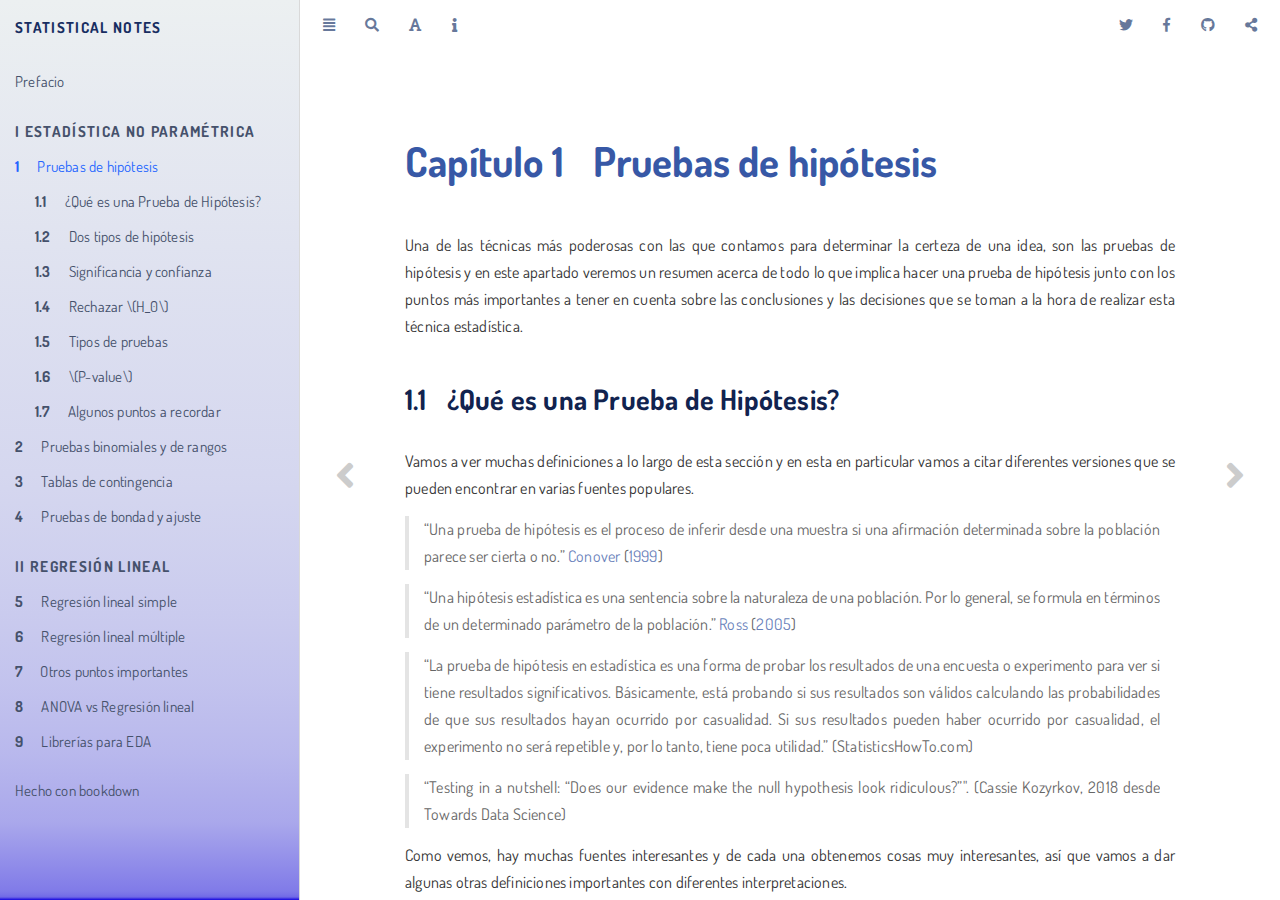
<file: docs/pruebas-de-hipótesis.html>
<!DOCTYPE html>
<html lang="" xml:lang="">
<head>

  <meta charset="utf-8" />
  <meta http-equiv="X-UA-Compatible" content="IE=edge" />
  <title>Capítulo 1 Pruebas de hipótesis | Statistical Notes</title>
  <meta name="description" content="Notas sobre temas relacionados a la estadística" />
  <meta name="generator" content="bookdown 0.21.6 and GitBook 2.6.7" />

  <meta property="og:title" content="Capítulo 1 Pruebas de hipótesis | Statistical Notes" />
  <meta property="og:type" content="book" />
  <meta property="og:url" content="https://carlosfernandovg.github.io/StatisticalNotes/" />
  
  <meta property="og:description" content="Notas sobre temas relacionados a la estadística" />
  <meta name="github-repo" content="CarlosFernandoVG/StatisticalNotes" />

  <meta name="twitter:card" content="summary" />
  <meta name="twitter:title" content="Capítulo 1 Pruebas de hipótesis | Statistical Notes" />
  
  <meta name="twitter:description" content="Notas sobre temas relacionados a la estadística" />
  

<meta name="author" content="Carlos Fernando Vásquez Guerra" />



  <meta name="viewport" content="width=device-width, initial-scale=1" />
  <meta name="apple-mobile-web-app-capable" content="yes" />
  <meta name="apple-mobile-web-app-status-bar-style" content="black" />
  
  
<link rel="prev" href="index.html"/>
<link rel="next" href="pruebas-binomiales-y-de-rangos.html"/>
<script src="libs/header-attrs-2.7.3/header-attrs.js"></script>
<script src="libs/jquery-3.5.1/jquery.min.js"></script>
<link href="libs/gitbook-2.6.7/css/style.css" rel="stylesheet" />
<link href="libs/gitbook-2.6.7/css/plugin-table.css" rel="stylesheet" />
<link href="libs/gitbook-2.6.7/css/plugin-bookdown.css" rel="stylesheet" />
<link href="libs/gitbook-2.6.7/css/plugin-highlight.css" rel="stylesheet" />
<link href="libs/gitbook-2.6.7/css/plugin-search.css" rel="stylesheet" />
<link href="libs/gitbook-2.6.7/css/plugin-fontsettings.css" rel="stylesheet" />
<link href="libs/gitbook-2.6.7/css/plugin-clipboard.css" rel="stylesheet" />









<link href="libs/anchor-sections-1.0.1/anchor-sections.css" rel="stylesheet" />
<script src="libs/anchor-sections-1.0.1/anchor-sections.js"></script>
<link href="libs/font-awesome-5.1.0/css/all.css" rel="stylesheet" />
<link href="libs/font-awesome-5.1.0/css/v4-shims.css" rel="stylesheet" />
<script src="libs/htmlwidgets-1.5.3/htmlwidgets.js"></script>
<script src="libs/plotly-binding-4.9.3/plotly.js"></script>
<script src="libs/typedarray-0.1/typedarray.min.js"></script>
<link href="libs/crosstalk-1.1.1/css/crosstalk.css" rel="stylesheet" />
<script src="libs/crosstalk-1.1.1/js/crosstalk.min.js"></script>
<link href="libs/plotly-htmlwidgets-css-1.57.1/plotly-htmlwidgets.css" rel="stylesheet" />
<script src="libs/plotly-main-1.57.1/plotly-latest.min.js"></script>
<script src="libs/kePrint-0.0.1/kePrint.js"></script>
<link href="libs/lightable-0.0.1/lightable.css" rel="stylesheet" />
<link href="libs/bsTable-3.3.7/bootstrapTable.min.css" rel="stylesheet" />
<script src="libs/bsTable-3.3.7/bootstrapTable.js"></script>


<style type="text/css">
pre > code.sourceCode { white-space: pre; position: relative; }
pre > code.sourceCode > span { display: inline-block; line-height: 1.25; }
pre > code.sourceCode > span:empty { height: 1.2em; }
.sourceCode { overflow: visible; }
code.sourceCode > span { color: inherit; text-decoration: inherit; }
pre.sourceCode { margin: 0; }
@media screen {
div.sourceCode { overflow: auto; }
}
@media print {
pre > code.sourceCode { white-space: pre-wrap; }
pre > code.sourceCode > span { text-indent: -5em; padding-left: 5em; }
}
pre.numberSource code
  { counter-reset: source-line 0; }
pre.numberSource code > span
  { position: relative; left: -4em; counter-increment: source-line; }
pre.numberSource code > span > a:first-child::before
  { content: counter(source-line);
    position: relative; left: -1em; text-align: right; vertical-align: baseline;
    border: none; display: inline-block;
    -webkit-touch-callout: none; -webkit-user-select: none;
    -khtml-user-select: none; -moz-user-select: none;
    -ms-user-select: none; user-select: none;
    padding: 0 4px; width: 4em;
    color: #aaaaaa;
  }
pre.numberSource { margin-left: 3em; border-left: 1px solid #aaaaaa;  padding-left: 4px; }
div.sourceCode
  {   }
@media screen {
pre > code.sourceCode > span > a:first-child::before { text-decoration: underline; }
}
code span.al { color: #ff0000; font-weight: bold; } /* Alert */
code span.an { color: #60a0b0; font-weight: bold; font-style: italic; } /* Annotation */
code span.at { color: #7d9029; } /* Attribute */
code span.bn { color: #40a070; } /* BaseN */
code span.bu { } /* BuiltIn */
code span.cf { color: #007020; font-weight: bold; } /* ControlFlow */
code span.ch { color: #4070a0; } /* Char */
code span.cn { color: #880000; } /* Constant */
code span.co { color: #60a0b0; font-style: italic; } /* Comment */
code span.cv { color: #60a0b0; font-weight: bold; font-style: italic; } /* CommentVar */
code span.do { color: #ba2121; font-style: italic; } /* Documentation */
code span.dt { color: #902000; } /* DataType */
code span.dv { color: #40a070; } /* DecVal */
code span.er { color: #ff0000; font-weight: bold; } /* Error */
code span.ex { } /* Extension */
code span.fl { color: #40a070; } /* Float */
code span.fu { color: #06287e; } /* Function */
code span.im { } /* Import */
code span.in { color: #60a0b0; font-weight: bold; font-style: italic; } /* Information */
code span.kw { color: #007020; font-weight: bold; } /* Keyword */
code span.op { color: #666666; } /* Operator */
code span.ot { color: #007020; } /* Other */
code span.pp { color: #bc7a00; } /* Preprocessor */
code span.sc { color: #4070a0; } /* SpecialChar */
code span.ss { color: #bb6688; } /* SpecialString */
code span.st { color: #4070a0; } /* String */
code span.va { color: #19177c; } /* Variable */
code span.vs { color: #4070a0; } /* VerbatimString */
code span.wa { color: #60a0b0; font-weight: bold; font-style: italic; } /* Warning */
</style>

<style type="text/css">
/* Used with Pandoc 2.11+ new --citeproc when CSL is used */
div.csl-bib-body { }
div.csl-entry {
  clear: both;
}
.hanging div.csl-entry {
  margin-left:2em;
  text-indent:-2em;
}
div.csl-left-margin {
  min-width:2em;
  float:left;
}
div.csl-right-inline {
  margin-left:2em;
  padding-left:1em;
}
div.csl-indent {
  margin-left: 2em;
}
</style>

<link rel="stylesheet" href="styles.css" type="text/css" />
</head>

<body>



  <div class="book without-animation with-summary font-size-2 font-family-1" data-basepath=".">

    <div class="book-summary">
      <nav role="navigation">

<ul class="summary">
<li><a href="./">Statistical Notes</a></li>

<li class="divider"></li>
<li class="chapter" data-level="" data-path="index.html"><a href="index.html"><i class="fa fa-check"></i>Prefacio</a>
<ul>
<li class="chapter" data-level="" data-path="index.html"><a href="index.html#objetivos"><i class="fa fa-check"></i>Objetivos</a></li>
<li class="chapter" data-level="" data-path="index.html"><a href="index.html#estructura"><i class="fa fa-check"></i>Estructura</a></li>
<li class="chapter" data-level="" data-path="index.html"><a href="index.html#detalles-técnicos"><i class="fa fa-check"></i>Detalles técnicos</a></li>
<li class="chapter" data-level="" data-path="index.html"><a href="index.html#licencia"><i class="fa fa-check"></i>Licencia</a></li>
</ul></li>
<li class="part"><span><b>I Estadística no paramétrica</b></span></li>
<li class="chapter" data-level="1" data-path="pruebas-de-hipótesis.html"><a href="pruebas-de-hipótesis.html"><i class="fa fa-check"></i><b>1</b> Pruebas de hipótesis</a>
<ul>
<li class="chapter" data-level="1.1" data-path="pruebas-de-hipótesis.html"><a href="pruebas-de-hipótesis.html#qué-es-una-prueba-de-hipótesis"><i class="fa fa-check"></i><b>1.1</b> ¿Qué es una Prueba de Hipótesis?</a></li>
<li class="chapter" data-level="1.2" data-path="pruebas-de-hipótesis.html"><a href="pruebas-de-hipótesis.html#dos-tipos-de-hipótesis"><i class="fa fa-check"></i><b>1.2</b> Dos tipos de hipótesis</a></li>
<li class="chapter" data-level="1.3" data-path="pruebas-de-hipótesis.html"><a href="pruebas-de-hipótesis.html#significancia-y-confianza"><i class="fa fa-check"></i><b>1.3</b> Significancia y confianza</a></li>
<li class="chapter" data-level="1.4" data-path="pruebas-de-hipótesis.html"><a href="pruebas-de-hipótesis.html#rechazar-h_0"><i class="fa fa-check"></i><b>1.4</b> Rechazar <span class="math inline">\(H_0\)</span></a></li>
<li class="chapter" data-level="1.5" data-path="pruebas-de-hipótesis.html"><a href="pruebas-de-hipótesis.html#tipos-de-pruebas"><i class="fa fa-check"></i><b>1.5</b> Tipos de pruebas</a></li>
<li class="chapter" data-level="1.6" data-path="pruebas-de-hipótesis.html"><a href="pruebas-de-hipótesis.html#p-value"><i class="fa fa-check"></i><b>1.6</b> <span class="math inline">\(P-value\)</span></a></li>
<li class="chapter" data-level="1.7" data-path="pruebas-de-hipótesis.html"><a href="pruebas-de-hipótesis.html#algunos-puntos-a-recordar"><i class="fa fa-check"></i><b>1.7</b> Algunos puntos a recordar</a></li>
</ul></li>
<li class="chapter" data-level="2" data-path="pruebas-binomiales-y-de-rangos.html"><a href="pruebas-binomiales-y-de-rangos.html"><i class="fa fa-check"></i><b>2</b> Pruebas binomiales y de rangos</a></li>
<li class="chapter" data-level="3" data-path="tablas-de-contingencia.html"><a href="tablas-de-contingencia.html"><i class="fa fa-check"></i><b>3</b> Tablas de contingencia</a></li>
<li class="chapter" data-level="4" data-path="pruebas-de-bondad-y-ajuste.html"><a href="pruebas-de-bondad-y-ajuste.html"><i class="fa fa-check"></i><b>4</b> Pruebas de bondad y ajuste</a>
<ul>
<li class="chapter" data-level="4.1" data-path="pruebas-de-bondad-y-ajuste.html"><a href="pruebas-de-bondad-y-ajuste.html#funciones-de-distribución-comunes-y-técnicas-de-identificación"><i class="fa fa-check"></i><b>4.1</b> Funciones de distribución comunes y técnicas de identificación</a></li>
<li class="chapter" data-level="4.2" data-path="pruebas-de-bondad-y-ajuste.html"><a href="pruebas-de-bondad-y-ajuste.html#programación-y-evaluación"><i class="fa fa-check"></i><b>4.2</b> Programación y evaluación</a></li>
<li class="chapter" data-level="4.3" data-path="pruebas-de-bondad-y-ajuste.html"><a href="pruebas-de-bondad-y-ajuste.html#comparación-de-pruebas"><i class="fa fa-check"></i><b>4.3</b> Comparación de pruebas</a></li>
<li class="chapter" data-level="4.4" data-path="pruebas-de-bondad-y-ajuste.html"><a href="pruebas-de-bondad-y-ajuste.html#el-caso-de-la-normal"><i class="fa fa-check"></i><b>4.4</b> El caso de la normal</a></li>
</ul></li>
<li class="part"><span><b>II Regresión lineal</b></span></li>
<li class="chapter" data-level="5" data-path="regresión-lineal-simple.html"><a href="regresión-lineal-simple.html"><i class="fa fa-check"></i><b>5</b> Regresión lineal simple</a>
<ul>
<li class="chapter" data-level="5.1" data-path="regresión-lineal-simple.html"><a href="regresión-lineal-simple.html#correlación-y-linearidad"><i class="fa fa-check"></i><b>5.1</b> Correlación y linearidad</a></li>
<li class="chapter" data-level="5.2" data-path="regresión-lineal-simple.html"><a href="regresión-lineal-simple.html#variables-categóricas"><i class="fa fa-check"></i><b>5.2</b> Variables categóricas</a></li>
<li class="chapter" data-level="5.3" data-path="regresión-lineal-simple.html"><a href="regresión-lineal-simple.html#paquetes-y-funciones-útiles"><i class="fa fa-check"></i><b>5.3</b> Paquetes y funciones útiles</a>
<ul>
<li class="chapter" data-level="5.3.1" data-path="regresión-lineal-simple.html"><a href="regresión-lineal-simple.html#correlación"><i class="fa fa-check"></i><b>5.3.1</b> Correlación</a></li>
<li class="chapter" data-level="5.3.2" data-path="regresión-lineal-simple.html"><a href="regresión-lineal-simple.html#regresión"><i class="fa fa-check"></i><b>5.3.2</b> Regresión</a></li>
<li class="chapter" data-level="5.3.3" data-path="regresión-lineal-simple.html"><a href="regresión-lineal-simple.html#tidymodelsbroom"><i class="fa fa-check"></i><b>5.3.3</b> TidyModels::Broom</a></li>
</ul></li>
<li class="chapter" data-level="5.4" data-path="regresión-lineal-simple.html"><a href="regresión-lineal-simple.html#ejemplo"><i class="fa fa-check"></i><b>5.4</b> Ejemplo</a></li>
<li class="chapter" data-level="5.5" data-path="regresión-lineal-simple.html"><a href="regresión-lineal-simple.html#otros-puntos-importantes"><i class="fa fa-check"></i><b>5.5</b> Otros puntos importantes</a></li>
</ul></li>
<li class="chapter" data-level="6" data-path="regresión-lineal-múltiple.html"><a href="regresión-lineal-múltiple.html"><i class="fa fa-check"></i><b>6</b> Regresión lineal múltiple</a>
<ul>
<li class="chapter" data-level="6.1" data-path="regresión-lineal-múltiple.html"><a href="regresión-lineal-múltiple.html#pruebas-de-hipótesis-y-anova-e-intervalos"><i class="fa fa-check"></i><b>6.1</b> Pruebas de hipótesis y ANOVA e intervalos</a></li>
<li class="chapter" data-level="6.2" data-path="regresión-lineal-múltiple.html"><a href="regresión-lineal-múltiple.html#interacción-y-selección-de-variables"><i class="fa fa-check"></i><b>6.2</b> Interacción y selección de variables</a></li>
<li class="chapter" data-level="6.3" data-path="regresión-lineal-múltiple.html"><a href="regresión-lineal-múltiple.html#supuestos-y-problemas-potenciales"><i class="fa fa-check"></i><b>6.3</b> Supuestos y problemas potenciales</a>
<ul>
<li class="chapter" data-level="6.3.1" data-path="regresión-lineal-múltiple.html"><a href="regresión-lineal-múltiple.html#transformaciones"><i class="fa fa-check"></i><b>6.3.1</b> +Transformaciones</a></li>
<li class="chapter" data-level="6.3.2" data-path="regresión-lineal-múltiple.html"><a href="regresión-lineal-múltiple.html#interpretaciones"><i class="fa fa-check"></i><b>6.3.2</b> Interpretaciones</a></li>
<li class="chapter" data-level="6.3.3" data-path="regresión-lineal-múltiple.html"><a href="regresión-lineal-múltiple.html#validación"><i class="fa fa-check"></i><b>6.3.3</b> Validación</a></li>
</ul></li>
<li class="chapter" data-level="6.4" data-path="regresión-lineal-múltiple.html"><a href="regresión-lineal-múltiple.html#predicción"><i class="fa fa-check"></i><b>6.4</b> Predicción</a></li>
</ul></li>
<li class="chapter" data-level="7" data-path="otros-puntos-importantes-1.html"><a href="otros-puntos-importantes-1.html"><i class="fa fa-check"></i><b>7</b> Otros puntos importantes</a>
<ul>
<li class="chapter" data-level="7.1" data-path="otros-puntos-importantes-1.html"><a href="otros-puntos-importantes-1.html#comparación-de-modelos"><i class="fa fa-check"></i><b>7.1</b> Comparación de modelos</a>
<ul>
<li class="chapter" data-level="7.1.1" data-path="otros-puntos-importantes-1.html"><a href="otros-puntos-importantes-1.html#r2"><i class="fa fa-check"></i><b>7.1.1</b> R^2</a></li>
</ul></li>
<li class="chapter" data-level="7.2" data-path="otros-puntos-importantes-1.html"><a href="otros-puntos-importantes-1.html#análisis-de-valores-influyentes"><i class="fa fa-check"></i><b>7.2</b> Análisis de valores influyentes</a>
<ul>
<li class="chapter" data-level="7.2.1" data-path="otros-puntos-importantes-1.html"><a href="otros-puntos-importantes-1.html#outliers"><i class="fa fa-check"></i><b>7.2.1</b> Outliers</a></li>
<li class="chapter" data-level="7.2.2" data-path="otros-puntos-importantes-1.html"><a href="otros-puntos-importantes-1.html#valores-con-alto-apalancamiento"><i class="fa fa-check"></i><b>7.2.2</b> Valores con alto “apalancamiento”</a></li>
</ul></li>
</ul></li>
<li class="chapter" data-level="8" data-path="anova-vs-regresión-lineal.html"><a href="anova-vs-regresión-lineal.html"><i class="fa fa-check"></i><b>8</b> ANOVA vs Regresión lineal</a></li>
<li class="chapter" data-level="9" data-path="librerías-para-eda.html"><a href="librerías-para-eda.html"><i class="fa fa-check"></i><b>9</b> Librerías para EDA</a></li>
<li class="divider"></li>
<li><a href="https://bookdown.org" target="_blank">Hecho con bookdown</a></li>

</ul>

      </nav>
    </div>

    <div class="book-body">
      <div class="body-inner">
        <div class="book-header" role="navigation">
          <h1>
            <i class="fa fa-circle-o-notch fa-spin"></i><a href="./">Statistical Notes</a>
          </h1>
        </div>

        <div class="page-wrapper" tabindex="-1" role="main">
          <div class="page-inner">

            <section class="normal" id="section-">
<div id="pruebas-de-hipótesis" class="section level1" number="1">
<h1><span class="header-section-number">Capítulo 1</span> Pruebas de hipótesis</h1>
<style type="text/css">
pre {
  max-height: 300px;
  overflow-y: auto;
}

pre[class] {
  max-height: 300px;
}
</style>
<p>Una de las técnicas más poderosas con las que contamos para determinar la certeza de una idea, son las pruebas de hipótesis y en este apartado veremos un resumen acerca de todo lo que implica hacer una prueba de hipótesis junto con los puntos más importantes a tener en cuenta sobre las conclusiones y las decisiones que se toman a la hora de realizar esta técnica estadística.</p>
<div id="qué-es-una-prueba-de-hipótesis" class="section level2" number="1.1">
<h2><span class="header-section-number">1.1</span> ¿Qué es una Prueba de Hipótesis?</h2>
<p>Vamos a ver muchas definiciones a lo largo de esta sección y en esta en particular vamos a citar diferentes versiones que se pueden encontrar en varias fuentes populares.</p>
<blockquote>
<p>“Una prueba de hipótesis es el proceso de inferir desde una muestra si una afirmación determinada sobre la población parece ser cierta o no.” <span class="citation"><a href="#ref-conover1999practical" role="doc-biblioref">Conover</a> (<a href="#ref-conover1999practical" role="doc-biblioref">1999</a>)</span></p>
</blockquote>
<blockquote>
<p>“Una hipótesis estadística es una sentencia sobre la naturaleza de una población. Por lo general, se formula en términos de un determinado parámetro de la población.” <span class="citation"><a href="#ref-ross2005introduccion" role="doc-biblioref">Ross</a> (<a href="#ref-ross2005introduccion" role="doc-biblioref">2005</a>)</span></p>
</blockquote>
<blockquote>
<p>“La prueba de hipótesis en estadística es una forma de probar los resultados de una encuesta o experimento para ver si tiene resultados significativos. Básicamente, está probando si sus resultados son válidos calculando las probabilidades de que sus resultados hayan ocurrido por casualidad. Si sus resultados pueden haber ocurrido por casualidad, el experimento no será repetible y, por lo tanto, tiene poca utilidad.” (StatisticsHowTo.com)</p>
</blockquote>
<blockquote>
<p>“Testing in a nutshell: “Does our evidence make the null hypothesis look ridiculous?”". (Cassie Kozyrkov, 2018 desde Towards Data Science)</p>
</blockquote>
<p>Como vemos, hay muchas fuentes interesantes y de cada una obtenemos cosas muy interesantes, así que vamos a dar algunas otras definiciones importantes con diferentes interpretaciones.</p>
</div>
<div id="dos-tipos-de-hipótesis" class="section level2" number="1.2">
<h2><span class="header-section-number">1.2</span> Dos tipos de hipótesis</h2>
<p>Es cierto que los tipos de hipótesis que existen son <em>simple</em> y <em>compuesta</em>, pero eso no nos interesa por el momento.</p>
<p>Para realizar una prueba de hipótesis necesitamos una sentencia con la que vamos a determinar un comportamiento sobre la muestra (los datos) y su complemento. A la primera la llamaremos <strong>Hipótesis nula</strong> y a la complementaria <strong>Hipótesis alternativa</strong>; estas quedan codificadas como <span class="math inline">\(H_0\)</span> y <span class="math inline">\(H_1\)</span> respectivamente y lo que siempre vamos a hacer en una prueba de hipótesis es determinar si podemos <em>rechazar con la información disponible la hipótesis nula</em> y esto siempre se expresará de la siguiente manera:</p>
<p><span class="math display">\[
\begin{array}{lcr}
H_0  &amp; vs &amp; H_1
\end{array}
\]</span></p>
<p>A lo anterior se le llama <strong>regla de decisión</strong>. En este proceso vamos a tener que aplicar algunos <em>supuestos</em> sobre la población (vamos a considerar que son ciertos), como la distribución de la muestra, y estos van a recaer sobre la <em>hipótesis nula</em> y en base a esto, la prueba determinará algo sobre esta hipótesis: “La podemos rechazamos o no podemos.” Para que suceda lo primero, vamos a necesitar evidencia de que nuestros datos se comportan en mayor medida como lo que establece la hipótesis alternativa y si esto pasa diremos que se <em>rechaza la hipótesis nula</em>. En caso contrario, sólo podremos decir que <em>No existe información suficiente para rechazar la hipótesis nula</em>. Véase que todo es sobre la <span class="math inline">\(H_0\)</span>.</p>
<p>Algunos ejemplos sencillos que podemos pensar sobre las pruebas de hipótesis son:</p>
<p><span class="math display">\[
\begin{array}{ccc}
H_0: \mbox{Plutón es un planeta}  &amp; vs &amp; H_1: \mbox{Plutón no es un planeta}\\
H_0: \mbox{La nueva droga no tuvo algún efecto}  &amp; vs &amp; H_1: \mbox{La nueva droga tuvo algún efecto}\\
H_0: \mbox{Existe la relación #Cigueñas-#Bebes} &amp; vs &amp; H_1: \mbox{No existe la relación #Cigueñas-#Bebes}\\
\end{array}
\]</span></p>
<p>¿Ya se noto que en los ejemplos lo que se desea es rechazar la hipótesis nula? Esto no es coincidencia ya que es lo que buscamos generalmente (¡esto no sucede siempre!), ¿Por qué? Piensa lo siguiente:</p>
<ul>
<li>No podemos afirmar la certeza de algo cuando suponemos que es cierta</li>
<li>Si no encontramos como rechazar algo, ¿Significa que entonces es cierto o que simplemente no encontramos la forma de rechazarlo?</li>
</ul>
<p>De hecho, históricamente Fisher consideró a la hipótesis nula como aquella que uno intenta desacreditar. En la palabras de Fisher: “Puede decirse que todos los experimentos se diseñan para poder asignar una probabilidad al hecho de que los resultados se opongan a la hipótesis nula” <span class="citation"><a href="#ref-ross2005introduccion" role="doc-biblioref">Ross</a> (<a href="#ref-ross2005introduccion" role="doc-biblioref">2005</a>)</span></p>
<p>Aquí se deja otro tipo de hipótesis comunes en términos matemáticos</p>
<p><span class="math display">\[
\begin{array}{ccc}
H_0: p = p^*  &amp; vs &amp; H_1: p \neq p^*\\
H_0: X\sim N(0,1)  &amp; vs &amp; H_1: X\nsim N(0,1)\\
H_0: \mathbb{P}(X, Y) = \mathbb{P}(X)\mathbb{P}(Y) &amp; vs &amp; H_1:  \mathbb{P}(X, Y) \neq \mathbb{P}(X)\mathbb{P}(Y)\\
\end{array}
\]</span></p>
<p>Ahora, para cada prueba se tendrá algo específico que cambiará la forma de llevar a cabo esta, y esto se consigue con el <strong>Estadístico</strong>, que no hay que olvidar que un estadístico no es más que un valor que se determina con la información obtenida (los datos, la muestra) y como al inicio pensamos que la hipótesis nula se cumple, este tendrá alguna distribución específica, ya sea una distribución <span class="math inline">\(N(\mu, \sigma)\)</span>, <span class="math inline">\(t_{(m)}\)</span>, <span class="math inline">\(\chi^2_{(m)}\)</span>, <span class="math inline">\(F_{(m)}\)</span>, etc. Véase que este entonces tendrá toda la información de la muestra y no tendrá alguna preferencia sobre la hipótesis <span class="math inline">\(H_0\)</span> o <span class="math inline">\(H_1\)</span>. Sí bien es cierto que esta pensado en que la hipótesis nula es cierta, la propia muestra nos puede dar evidencia estadística de que nuestra muestra tiene un comportamiento diferente.</p>
<p>No hay que olvidar que estamos tratando de hacer inferencia con datos que bien pudieron ser alterados por el propio azar, por lo que siempre damos una tolerancia a que sucedan <strong>eventos no significativos</strong>.</p>
</div>
<div id="significancia-y-confianza" class="section level2" number="1.3">
<h2><span class="header-section-number">1.3</span> Significancia y confianza</h2>
<p>¿Qué significa que un evento sea estadísticamente significante o que no lo sea? Creo que esta referencia nos puede ser de utilidad</p>
<blockquote>
<p>“La importancia estadística ayuda a cuantificar si un resultado es probable que se deba al azar o a algún factor de interés” (Amy Gallo, A Refresher on Statistical Significance).</p>
</blockquote>
<p>Es decir, si tenemos que una observación no es estadísticamente significante, es porque fue generada por factores externos que la mayoría de la población no tuvo, o bien pudo ser debido simplemente por el azar. Con esto, nosotros podemos establecer un margen para permitir este tipo de observaciones, ya que establecer que nuestras conclusiones en base a nuestra prueba sucederán <strong>siempre</strong> es algo atrevido; no hay que olvidar que en primera estamos trabajando bajo variables aleatorias, por lo que siempre se pueden tener distintos valores en diferentes ocasiones bajo una distribución establecida y que estamos trabajando con una muestra que suponemos significativa de la población, por lo que alguien en la población podría ser especial y comportarse de manera distinta.</p>
<p>La <strong>significancia</strong> de la prueba la denotaremos como <span class="math inline">\(\alpha\)</span> y es común ver en libros de texto que esta se establece con un nivel del 5%, es decir que <span class="math inline">\(\alpha = 0.05\)</span>. Esto hace que permitamos que el 5% de nuestros resultados no sigan a la hipótesis <span class="math inline">\(H_0\)</span>. Al complemento, <span class="math inline">\(1-\alpha\)</span>, le llamaremos <strong>nivel de confianza</strong> y este nos dirá, valga la redundancia, cuando debemos confiar en nuestra prueba. Si por ejemplo tenemos un <span class="math inline">\(\alpha = 0.1\)</span>, significa que estamos permitiendo que 1/10 observaciones no obedezca a la hipótesis nula, por lo que 9/10 (<span class="math inline">\(1-\alpha\)</span>) observaciones sí lo hacen.</p>
<p>¿Qué tan pequeña o grande debe ser la significancia de la prueba? Eso depende de cada investigador o quien este realizando la prueba. Es común dar un nivel del 5% pero aveces se prefiere más exactitud y se toma un 1%; tal vez no se desea ser tan riguroso o asumir un riesgo grande, así tal vez <span class="math inline">\(\alpha\)</span> podría valer 10%, etc. Un caso interesante es la exactitud con la que algunos estudios en física se realizan, por ejemplo para determinar que tan extraño es encontrar un boson de Higgs se considera una probabilidad de <span class="math inline">\(3X10^-{7}\)</span>, a lo cual lo llaman 5 sigmas y esto queda claro cuando se entiende que <span class="math inline">\(\sigma\)</span> representa la cantidad de desviaciones estandar de una normal.</p>
</div>
<div id="rechazar-h_0" class="section level2" number="1.4">
<h2><span class="header-section-number">1.4</span> Rechazar <span class="math inline">\(H_0\)</span></h2>
<p>Vale, ya quedo establecido que en general nos enfocamos en contradecir la hipótesis nula ¿Cómo lo hacemos?
Esto va a depender de que tipo de prueba estemos realizando pero esto lo veremos más adelante, por el momento vamos a considerar un ejemplo sencillo.</p>
<p>Supongamos que tenemos una muestra aleatoria y representativa de tamaño 20 que se distribuye <span class="math inline">\(N(\mu,\sigma = 4)\)</span>, tal vez esta represente las mediciones sobre la fuerza de una máquina, la intensidad de una señal o la edad en un cierto cohorte. Lo que se quiere determinar es si la media (la esperanza) es mayor a cierto valor, supongamos 10.</p>
<p>Con esta información podemos determinar que estamos ante un contraste de medias de una población normal y formular lo siguiente</p>
<p><span class="math display">\[
\begin{array}{ccc}
H_0: \mu \leq \mu_0 = 10  &amp; vs &amp; H_1: \mu &gt; \mu_0 = 10
\end{array}
\]</span></p>
<p>donde el estadístico <span class="math inline">\(T = \frac{|\bar{X}-\mu_{0}|}{\sigma/\sqrt{n}} \sim N(0,1)\)</span>. En este caso tendríamos que <span class="math inline">\(T = 1.79\)</span>. ¿Cómo se ve esto gráficamente?</p>
<div class="sourceCode" id="cb4"><pre class="sourceCode r"><code class="sourceCode r"><span id="cb4-1"><a href="pruebas-de-hipótesis.html#cb4-1" aria-hidden="true" tabindex="-1"></a><span class="fu">tibble</span>(<span class="at">x =</span> <span class="fu">c</span>(<span class="sc">-</span><span class="fl">4.5</span>, <span class="fl">4.5</span>)) <span class="sc">%&gt;%</span> <span class="co">#Creamos unos datos que nos ayuden a colocar los ejes</span></span>
<span id="cb4-2"><a href="pruebas-de-hipótesis.html#cb4-2" aria-hidden="true" tabindex="-1"></a>  <span class="fu">ggplot</span>(<span class="fu">aes</span>(<span class="at">x =</span> x)) <span class="sc">+</span> <span class="co">#Creamos una hoja para agregar elementos gráficos</span></span>
<span id="cb4-3"><a href="pruebas-de-hipótesis.html#cb4-3" aria-hidden="true" tabindex="-1"></a>  <span class="fu">stat_function</span>(<span class="at">fun =</span> <span class="sc">~</span><span class="fu">dnorm</span>(<span class="at">x =</span> .x)) <span class="sc">+</span> <span class="co"># Dibujamos una curva de acuerdo a una función</span></span>
<span id="cb4-4"><a href="pruebas-de-hipótesis.html#cb4-4" aria-hidden="true" tabindex="-1"></a>  <span class="fu">geom_segment</span>(<span class="at">x =</span> <span class="fl">1.79</span>, <span class="at">xend =</span> <span class="fl">1.79</span>, <span class="at">y =</span> <span class="dv">0</span>, <span class="at">yend =</span> <span class="fu">dnorm</span>(<span class="fl">1.79</span>), <span class="at">color =</span> <span class="st">&quot;#1854a8&quot;</span>) <span class="sc">+</span> <span class="co">#Estadístico</span></span>
<span id="cb4-5"><a href="pruebas-de-hipótesis.html#cb4-5" aria-hidden="true" tabindex="-1"></a>  <span class="fu">labs</span>(<span class="at">y =</span> <span class="st">&quot;Densidad&quot;</span>) <span class="sc">+</span></span>
<span id="cb4-6"><a href="pruebas-de-hipótesis.html#cb4-6" aria-hidden="true" tabindex="-1"></a>  <span class="fu">ggtitle</span>(<span class="fu">TeX</span>(<span class="st">&quot;N(0,1)&quot;</span>)) <span class="sc">+</span> </span>
<span id="cb4-7"><a href="pruebas-de-hipótesis.html#cb4-7" aria-hidden="true" tabindex="-1"></a>  general_theme <span class="co">#Sólo agregamos más diseño</span></span></code></pre></div>
<p><img src="_main_files/figure-html/unnamed-chunk-8-1.png" width="672" style="display: block; margin: auto;" /></p>
<p>Y ¿Cómo se vería representado el nivel de significancia? Para responder esto tenemos que recurrir al cuantil en el cual se alcanza la significancia establecida, en este caso es del 5% por lo que <span class="math inline">\(Z_q = Z_{1- 0.05} =\)</span> 1.6448536.</p>
<div class="sourceCode" id="cb5"><pre class="sourceCode r"><code class="sourceCode r"><span id="cb5-1"><a href="pruebas-de-hipótesis.html#cb5-1" aria-hidden="true" tabindex="-1"></a>cuantil <span class="ot">&lt;-</span> <span class="fu">qnorm</span>(<span class="fl">0.05</span>, <span class="at">lower.tail =</span> F)</span>
<span id="cb5-2"><a href="pruebas-de-hipótesis.html#cb5-2" aria-hidden="true" tabindex="-1"></a><span class="fu">tibble</span>(<span class="at">x =</span> <span class="fu">c</span>(<span class="sc">-</span><span class="fl">4.5</span>, <span class="fl">4.5</span>)) <span class="sc">%&gt;%</span> <span class="co">#Creamos unos datos que nos ayuden a colocar los ejes</span></span>
<span id="cb5-3"><a href="pruebas-de-hipótesis.html#cb5-3" aria-hidden="true" tabindex="-1"></a>  <span class="fu">ggplot</span>(<span class="fu">aes</span>(<span class="at">x =</span> x)) <span class="sc">+</span> <span class="co">#Creamos una hoja para agregar elementos gráficos</span></span>
<span id="cb5-4"><a href="pruebas-de-hipótesis.html#cb5-4" aria-hidden="true" tabindex="-1"></a>  <span class="fu">stat_function</span>(<span class="at">fun =</span> <span class="sc">~</span><span class="fu">dnorm</span>(<span class="at">x =</span> .x)) <span class="sc">+</span> <span class="co"># Dibujamos una curva de acuerdo a una función</span></span>
<span id="cb5-5"><a href="pruebas-de-hipótesis.html#cb5-5" aria-hidden="true" tabindex="-1"></a>  <span class="fu">geom_segment</span>(<span class="at">x =</span> <span class="fl">1.79</span>, <span class="at">xend =</span> <span class="fl">1.79</span>, <span class="at">y =</span> <span class="dv">0</span>, <span class="at">yend =</span> <span class="fu">dnorm</span>(<span class="fl">1.79</span>), <span class="at">color =</span> <span class="st">&quot;#1854a8&quot;</span>) <span class="sc">+</span> <span class="co">#Estadístico</span></span>
<span id="cb5-6"><a href="pruebas-de-hipótesis.html#cb5-6" aria-hidden="true" tabindex="-1"></a>  <span class="fu">geom_segment</span>(<span class="at">x =</span> cuantil, <span class="at">xend =</span> cuantil, <span class="at">y =</span> <span class="dv">0</span>, <span class="at">yend =</span> <span class="fu">dnorm</span>(cuantil), <span class="at">color =</span> <span class="st">&quot;red&quot;</span>) <span class="sc">+</span> <span class="co">#Cuantil</span></span>
<span id="cb5-7"><a href="pruebas-de-hipótesis.html#cb5-7" aria-hidden="true" tabindex="-1"></a>  <span class="fu">stat_function</span>(<span class="at">fun =</span> <span class="sc">~</span><span class="fu">under_curve</span>(<span class="at">type =</span> <span class="st">&quot;greater&quot;</span>, <span class="fl">0.05</span> ,.x, dnorm, qnorm), <span class="at">geom =</span> <span class="st">&#39;area&#39;</span>, <span class="at">fill =</span> <span class="st">&quot;red&quot;</span>, <span class="at">alpha =</span> <span class="fl">0.2</span>) <span class="sc">+</span> <span class="co">#Una función para rellenar la zona de rechazo</span></span>
<span id="cb5-8"><a href="pruebas-de-hipótesis.html#cb5-8" aria-hidden="true" tabindex="-1"></a>  <span class="fu">labs</span>(<span class="at">y =</span> <span class="st">&quot;Densidad&quot;</span>) <span class="sc">+</span></span>
<span id="cb5-9"><a href="pruebas-de-hipótesis.html#cb5-9" aria-hidden="true" tabindex="-1"></a>  <span class="fu">ggtitle</span>(<span class="fu">TeX</span>(<span class="st">&quot;N(0,1)&quot;</span>)) <span class="sc">+</span> </span>
<span id="cb5-10"><a href="pruebas-de-hipótesis.html#cb5-10" aria-hidden="true" tabindex="-1"></a>  general_theme <span class="co">#Sólo agregamos más diseño</span></span></code></pre></div>
<p><img src="_main_files/figure-html/unnamed-chunk-9-1.png" width="672" style="display: block; margin: auto;" /></p>
<p>Lo que nos esta diciendo la gráfica anterior es, que nuestro estadístico, el cual se distribuye de la misma forma que la gráfica de densidad, cae dentro de una zona en la cual nosotros establecimos que deberían estar los eventos no significantes, y como nuestro estadístico es un resumen completo de la muestra, tenemos evidencia para rechazar la hipótesis nula, en nuestro contexto se tendría que los datos muestran que la media sí es más grande que 10. A la zona coloreada en rojo se le llama <strong>región de rechazo</strong> o <strong>región crítica</strong> y queda definida como los valores con los cuales se debe rechazar la hipótesis nula.</p>
<p>¿Qué hubiera sucedido si se hubiera definido <span class="math inline">\(\alpha = 0.01\)</span>? Aquí te dejo la gráfica</p>
<p><img src="_main_files/figure-html/unnamed-chunk-10-1.png" width="672" style="display: block; margin: auto;" /></p>
<p>NOTA: Estos conceptos son análogos para otras distribuciones que requieren otro tipo de pruebas.</p>
</div>
<div id="tipos-de-pruebas" class="section level2" number="1.5">
<h2><span class="header-section-number">1.5</span> Tipos de pruebas</h2>
<p>Como ya vimos que debemos comparar un cuantil contra nuestro estadístico para determinar si rechazamos una hipótesis nula, es útil considerar no sólo el enfoque anterior, si no los otros casos. En la siguiente lista se dejan los otros tipos de prueba junto con el nombre que reciben.</p>
<ul>
<li><span class="math inline">\(H_0: \mu = \mu_0 = 10 \ vs \ H_1: \mu \neq \mu_0 = 10\)</span>. Prueba de dos colas</li>
<li><span class="math inline">\(H_0: \mu \geq \mu_0 = 10 \ vs \ H_1: \mu &lt; \mu_0 = 10\)</span>. Prueba de cola izquierda</li>
<li><span class="math inline">\(H_0: \mu \leq \mu_0 = 10 \ vs \ H_1: \mu &gt; \mu_0 = 10\)</span>. Prueba de cola derecha</li>
</ul>
<p>Creo que la mejor explicación para los nombres de estas pruebas es ver como se comportarían gráficamente las regiones de rechazo</p>
<p><img src="_main_files/figure-html/unnamed-chunk-11-1.png" width="672" style="display: block; margin: auto;" /></p>
<p>Ahora, aquí hay algo importante. En una prueba donde se esta asumiendo una distribución simétrica y se desea contrastar una hipótesis del estilo <span class="math inline">\(H_0: \mu = \mu_0 \ vs \ H_1: \mu \neq \mu_0\)</span>, por lo que se debe considerar tal cual el efecto de simetría, ya que realmente las pruebas están diseñadas para medir la separación entre un valor teórico y un valor dado, en este caso hablamos de las medias, por lo que la simetría afectará a este tipo de pruebas y más en este caso en que la simetría hace que existan valores negativos que, al tomar el valor absoluto entre la diferencia de las medias, duplicarán la probabilidad. De hecho, lo que se hace en estos casos es considerar <span class="math inline">\(\alpha = \alpha_1 + \alpha_2\)</span>, en general se considera <span class="math inline">\(\alpha/2\)</span>. En este caso en particular se tiene que los cuantiles para una normal estandar se calculan con <span class="math inline">\(\alpha/2\)</span> (<span class="math inline">\(Z_{\alpha/2}\)</span>) de probabilidad para cada cola correspondiente.</p>
<p>Entonces, sin ver las regiones de rechazo ¿Qué concluirías de los siguientes resultas gráficos si estos representan una prueba de hipótesis como las que se han visto en este material?</p>
<p><img src="_main_files/figure-html/unnamed-chunk-12-1.png" width="672" style="display: block; margin: auto;" /></p>
</div>
<div id="p-value" class="section level2" number="1.6">
<h2><span class="header-section-number">1.6</span> <span class="math inline">\(P-value\)</span></h2>
<p>Una de las herramientas más comunes de utilizar en una prueba de hipótesis es algo llamado <span class="math inline">\(p-value\)</span>, que no es más que una probabilidad que cambia de acuerdo a la prueba:</p>
<ul>
<li>Dos colas: <span class="math inline">\(2*min(\mathbb{P}(X&lt;T), \mathbb{P}(X&gt;T))\)</span></li>
<li>Cola izquierda: <span class="math inline">\(\mathbb{P}(X&lt;T)\)</span></li>
<li>Cola derecha: <span class="math inline">\(\mathbb{P}(X&gt;T)\)</span></li>
</ul>
<p>Como se puede apreciar, el <span class="math inline">\(p-value\)</span>, dando que la hipótesis nula es cierta, es la probabilidad de obtener valores “más grandes” o mejor dicho una diferencia igual o más extrema que nuestro estadístico, es decir que la observada; en el caso de una prueba de dos colas se aplica un criterio similar a la razón del porque se considera un <span class="math inline">\(\alpha /2\)</span>. ¿Cómo se vería este gráficamente en la prueba anterior?</p>
<div class="sourceCode" id="cb6"><pre class="sourceCode r"><code class="sourceCode r"><span id="cb6-1"><a href="pruebas-de-hipótesis.html#cb6-1" aria-hidden="true" tabindex="-1"></a>cuantil <span class="ot">&lt;-</span> <span class="fu">qnorm</span>(<span class="fl">0.05</span>, <span class="at">lower.tail =</span> F)</span>
<span id="cb6-2"><a href="pruebas-de-hipótesis.html#cb6-2" aria-hidden="true" tabindex="-1"></a><span class="fu">tibble</span>(<span class="at">x =</span> <span class="fu">c</span>(<span class="sc">-</span><span class="fl">4.5</span>, <span class="fl">4.5</span>)) <span class="sc">%&gt;%</span> <span class="co">#Creamos unos datos que nos ayuden a colocar los ejes</span></span>
<span id="cb6-3"><a href="pruebas-de-hipótesis.html#cb6-3" aria-hidden="true" tabindex="-1"></a>  <span class="fu">ggplot</span>(<span class="fu">aes</span>(<span class="at">x =</span> x)) <span class="sc">+</span> <span class="co">#Creamos una hoja para agregar elementos gráficos</span></span>
<span id="cb6-4"><a href="pruebas-de-hipótesis.html#cb6-4" aria-hidden="true" tabindex="-1"></a>  <span class="fu">stat_function</span>(<span class="at">fun =</span> <span class="sc">~</span><span class="fu">dnorm</span>(<span class="at">x =</span> .x)) <span class="sc">+</span> <span class="co"># Dibujamos una curva de acuerdo a una función</span></span>
<span id="cb6-5"><a href="pruebas-de-hipótesis.html#cb6-5" aria-hidden="true" tabindex="-1"></a>  <span class="fu">geom_segment</span>(<span class="at">x =</span> <span class="fl">1.79</span>, <span class="at">xend =</span> <span class="fl">1.79</span>, <span class="at">y =</span> <span class="dv">0</span>, <span class="at">yend =</span> <span class="fu">dnorm</span>(<span class="fl">1.79</span>), <span class="at">color =</span> <span class="st">&quot;#1854a8&quot;</span>) <span class="sc">+</span> <span class="co">#Estadístico</span></span>
<span id="cb6-6"><a href="pruebas-de-hipótesis.html#cb6-6" aria-hidden="true" tabindex="-1"></a>  <span class="fu">geom_segment</span>(<span class="at">x =</span> cuantil, <span class="at">xend =</span> cuantil, <span class="at">y =</span> <span class="dv">0</span>, <span class="at">yend =</span> <span class="fu">dnorm</span>(cuantil), <span class="at">color =</span> <span class="st">&quot;red&quot;</span>) <span class="sc">+</span> <span class="co">#Cuantil</span></span>
<span id="cb6-7"><a href="pruebas-de-hipótesis.html#cb6-7" aria-hidden="true" tabindex="-1"></a>  <span class="fu">stat_function</span>(<span class="at">fun =</span> <span class="sc">~</span><span class="fu">under_curve</span>(<span class="at">type =</span> <span class="st">&quot;greater&quot;</span>, <span class="fl">0.05</span> ,.x, dnorm, qnorm), <span class="at">geom =</span> <span class="st">&#39;area&#39;</span>, <span class="at">fill =</span> <span class="st">&quot;red&quot;</span>, <span class="at">alpha =</span> <span class="fl">0.2</span>) <span class="sc">+</span> <span class="co">#Una función para rellenar la zona de rechazo</span></span>
<span id="cb6-8"><a href="pruebas-de-hipótesis.html#cb6-8" aria-hidden="true" tabindex="-1"></a>  <span class="fu">stat_function</span>(<span class="at">fun =</span> <span class="sc">~</span><span class="fu">under_curve</span>(<span class="at">type =</span> <span class="st">&quot;greater&quot;</span>,  <span class="dv">1</span><span class="sc">-</span><span class="fu">pnorm</span>(<span class="fl">1.79</span>),.x, dnorm, qnorm), <span class="at">geom =</span> <span class="st">&#39;area&#39;</span>, <span class="at">fill =</span> <span class="st">&quot;blue&quot;</span>, <span class="at">alpha =</span> <span class="fl">0.2</span>) <span class="sc">+</span> <span class="co">#Una función para el p-value</span></span>
<span id="cb6-9"><a href="pruebas-de-hipótesis.html#cb6-9" aria-hidden="true" tabindex="-1"></a>  <span class="fu">labs</span>(<span class="at">y =</span> <span class="st">&quot;Densidad&quot;</span>) <span class="sc">+</span></span>
<span id="cb6-10"><a href="pruebas-de-hipótesis.html#cb6-10" aria-hidden="true" tabindex="-1"></a>  <span class="fu">ggtitle</span>(<span class="fu">TeX</span>(<span class="st">&quot;N(0,1)&quot;</span>)) <span class="sc">+</span> </span>
<span id="cb6-11"><a href="pruebas-de-hipótesis.html#cb6-11" aria-hidden="true" tabindex="-1"></a>  general_theme <span class="co">#Sólo agregamos más diseño</span></span></code></pre></div>
<p><img src="_main_files/figure-html/unnamed-chunk-13-1.png" width="672" style="display: block; margin: auto;" /></p>
<p>La zona coloreada con azul es el <span class="math inline">\(p-value\)</span>. Observase que esta probabilidad esta ligada al estadístico y que, con el nivel de confianza establecido, se tiene que <span class="math inline">\(p-value&lt;\alpha\)</span>. De hecho, otra manera muy común de rechazar las pruebas de hipótesis es con el siguiente criterio.</p>
<p><span class="math display">\[
Se \ \ rechaza \ \ H_0 \ \ cuando \ \ p-value&lt;\alpha
\]</span></p>
<p>Ya que el <span class="math inline">\(p-value\)</span> es calculado de diferente manera para cada prueba, no es necesario saber si es de cola izquierda, derecha o de dos colas para sólo rechazar la hipótesis nula. De hecho, es común que en las funciones que tiene <code>R</code> para hacer pruebas de hipótesis como <code>t.test()</code>, <code>binom.test()</code>, <code>chisq.test()</code>, etc. no se muestre el cuantil con el cual se debe contrastar el estadístico. ¿Esto esta bien?</p>
<p>Aquí hay un gran debate sobre el mal uso de los <span class="math inline">\(p-values\)</span>, ya que hay que mencionar que una prueba de hipótesis debería rechazarse con el contraste de un estadístico contra un cuantil, ya que el <span class="math inline">\(p-value\)</span> sólo es una herramienta que aveces puede hacernos tomar decisiones equivocadas. ¿Conoces algún ejemplo donde el <span class="math inline">\(p-value\)</span> indique una conclusión errónea?</p>
<p>Además, ¿Qué pasas si nuestro <span class="math inline">\(p-value\)</span> resulto un valor muy cercano a <span class="math inline">\(\alpha\)</span> como <span class="math inline">\(0.049\)</span>? ¿Rechazamos? ¿No habrá sido este resultado tan pequeño debido al azar en algunas observaciones? Es real que existe una tendencia a darle preferencia al <span class="math inline">\(p-value\)</span> en un sentido muy estricto en lugar de pensar en la creación y entendimiento de la prueba. De hecho The American Statistical Association aconseja y pide evitar los <span class="math inline">\(p-values\)</span>, ya que se han dado muchos casos en los que los experimentos se han modificado obteniendo más muestras (o tal vez hasta sesgando el experimento) hasta conseguir un <span class="math inline">\(p-value&lt;0.05\)</span>, lo cual le quita toda validez a uno de los principales supuestos que tiene una prueba de hipótesis: La muestra es aleatoria y representativa de la población.</p>
<p>Si quieres ver un poco más de todo lo que he mencionado sobre los <span class="math inline">\(p-values\)</span>, puedes consultar los siguientes enlaces:</p>
<ul>
<li><a href="https://ottawacitizen.com/technology/science/science-worlds-p-value-controversy-little-number-big-problem">Science world’s p-value controversy: Little number, big problem</a>
+<a href="https://aeon.co/essays/it-s-time-for-science-to-abandon-the-term-statistically-significant">The problem with p-values</a></li>
<li><a href="https://fivethirtyeight.com/features/statisticians-found-one-thing-they-can-agree-on-its-time-to-stop-misusing-p-values/">Statisticians Found One Thing They Can Agree On: It’s Time To Stop Misusing P-Values</a></li>
<li><a href="https://www.wired.com/story/were-all-p-hacking-now/">We’re All ‘P-Hacking’ Now</a></li>
<li><a href="https://en.wikipedia.org/wiki/Data_dredging">Data dredging</a></li>
</ul>
<p>Otras preguntas interesantes sobre la prueba de hipótesis son las siguientes:</p>
<ul>
<li>Si hacemos muchas pruebas de hipótesis a la vez, ¿No se altera de alguna forma la exactitud de la prueba?</li>
<li>Si sabemos que rechazamos una prueba tomamos otra que por complemento no se rechaza ¿Esta bien hacerlo?</li>
<li>Hay propuestas diferentes para evitar el <span class="math inline">\(p-value\)</span></li>
<li>Si tengo dos pruebas de hipótesis que me dan conclusiones similares ¿Cuál debería elegir para mostrar con mayor exactitud los valores del estadístico y el cuantil?</li>
<li>¿El tamaño de muestra afecta a la prueba de hipótesis?</li>
</ul>
<p>Y para finalizar, aquí se dejan algunos enlaces interesantes</p>
<ul>
<li><a href="http://www.biostathandbook.com/hypothesistesting.html">Basic concepts of hypothesis testing</a></li>
<li><a href="https://statisticsbyjim.com/hypothesis-testing/failing-reject-null-hypothesis/">Failing to Reject the Null Hypothesis</a></li>
<li><a href="https://hbr.org/2016/02/a-refresher-on-statistical-significance">A Refresher on Statistical Significance</a></li>
<li><a href="https://blogs.scientificamerican.com/observations/five-sigmawhats-that/">5 Sigma What’s That?</a></li>
<li><a href="https://towardsdatascience.com/statistics-for-people-in-a-hurry-a9613c0ed0b">Statistics for people in a hurry</a></li>
<li><a href="https://hackernoon.com/explaining-p-values-with-puppies-af63d68005d0">Explaining p-values with puppies</a></li>
<li><a href="https://sciprincess.wordpress.com/2019/10/27/a-lot-of-bad-statistics-in-one-picture/">A lot of bad statistics in one picture</a></li>
</ul>
</div>
<div id="algunos-puntos-a-recordar" class="section level2" number="1.7">
<h2><span class="header-section-number">1.7</span> Algunos puntos a recordar</h2>
<ul>
<li><p><strong>No rechazar la hipótesis nula no significa aceptarla</strong>. Recordemos que sólo podemos asegurar un hecho cuando la muestra tenga información tal que con la hipótesis nula tomada como cierta, el estadística caiga en la región de rechazo o cuando el <span class="math inline">\(p-value\)</span> sea pequeño. En caso contrario sólo podemos decir que <strong>“NO HAY INFORMACIÓN SUFICIENTE PARA RECHAZAR LA HIPÓTESIS <span class="math inline">\(H_0\)</span>”</strong>, lo cual es muy diferente a aceptarla.</p></li>
<li><p><strong>En general, deseamos rechazar la hipótesis nula</strong>. Si la única forma viable de aceptar algo con una prueba de hipótesis es rechazando la hipótesis nula, lo ideal es formular la prueba para que esto suceda; claro, siempre que se pueda.</p></li>
<li><p><strong>La formulación de la prueba puede llevar un proceso</strong>. Muchas veces, por la información o los enunciados que se desean verificar, se puede formular la hipótesis de manera errónea, ya que hay que recordar bien como están construidas las hipótesis <span class="math inline">\(H_0\)</span> y <span class="math inline">\(H_1\)</span> para aplicar dicha prueba. Aveces tener una solución equivalente será lo ideal.</p></li>
<li><p><strong>Datos para realizar la prueba</strong>. Depende de cada prueba, se necesitarán distintos elementos numéricos. Asegurarte de tener al menos los necesarios para realizar la prueba sin tener que crear más suposiciones.</p></li>
<li><p><strong>La significancia y la muestra pueden afectar la prueba</strong>. Recordemos que por convención se da un <span class="math inline">\(\alpha = 0.05\)</span>, lo cual no es estrictamente necesario. Otro punto importante es que si la muestra es muy pequeña, puede afectar el resultado de la prueba así como el <span class="math inline">\(p-value\)</span> y peor aún si la muestra no es representativa. En este último caso las pruebas no tendrán validez alguna.</p></li>
</ul>
</div>
</div>
<h3>References</h3>
<div id="refs" class="references csl-bib-body hanging-indent">
<div id="ref-conover1999practical" class="csl-entry">
<p>Conover, William Jay. 1999. <em>Practical Nonparametric Statistics</em>. Third edition. Vol. 350. John Wiley &amp; Sons.</p>
</div>
<div id="ref-ross2005introduccion" class="csl-entry">
<p>Ross, Sheldom M. 2005. <em>Introducci<span>ó</span>n a La Estad<span>ı́</span>stica</em>. Revert<span>é</span>.</p>
</div>
</div>
            </section>

          </div>
        </div>
      </div>
<a href="index.html" class="navigation navigation-prev " aria-label="Previous page"><i class="fa fa-angle-left"></i></a>
<a href="pruebas-binomiales-y-de-rangos.html" class="navigation navigation-next " aria-label="Next page"><i class="fa fa-angle-right"></i></a>
    </div>
  </div>
<script src="libs/gitbook-2.6.7/js/app.min.js"></script>
<script src="libs/gitbook-2.6.7/js/lunr.js"></script>
<script src="libs/gitbook-2.6.7/js/clipboard.min.js"></script>
<script src="libs/gitbook-2.6.7/js/plugin-search.js"></script>
<script src="libs/gitbook-2.6.7/js/plugin-sharing.js"></script>
<script src="libs/gitbook-2.6.7/js/plugin-fontsettings.js"></script>
<script src="libs/gitbook-2.6.7/js/plugin-bookdown.js"></script>
<script src="libs/gitbook-2.6.7/js/jquery.highlight.js"></script>
<script src="libs/gitbook-2.6.7/js/plugin-clipboard.js"></script>
<script>
gitbook.require(["gitbook"], function(gitbook) {
gitbook.start({
"sharing": {
"github": true,
"facebook": true,
"twitter": true,
"linkedin": false,
"weibo": false,
"instapaper": false,
"vk": false,
"all": ["facebook", "twitter", "github", "linkedin", "weibo", "instapaper"]
},
"fontsettings": {
"theme": "white",
"family": "sans",
"size": 2
},
"edit": {
"link": null,
"text": null
},
"history": {
"link": null,
"text": null
},
"view": {
"link": null,
"text": null
},
"download": null,
"toc": {
"collapse": "section"
}
});
});
</script>

<!-- dynamically load mathjax for compatibility with self-contained -->
<script>
  (function () {
    var script = document.createElement("script");
    script.type = "text/javascript";
    var src = "true";
    if (src === "" || src === "true") src = "https://mathjax.rstudio.com/latest/MathJax.js?config=TeX-MML-AM_CHTML";
    if (location.protocol !== "file:")
      if (/^https?:/.test(src))
        src = src.replace(/^https?:/, '');
    script.src = src;
    document.getElementsByTagName("head")[0].appendChild(script);
  })();
</script>
</body>

</html>
</file>
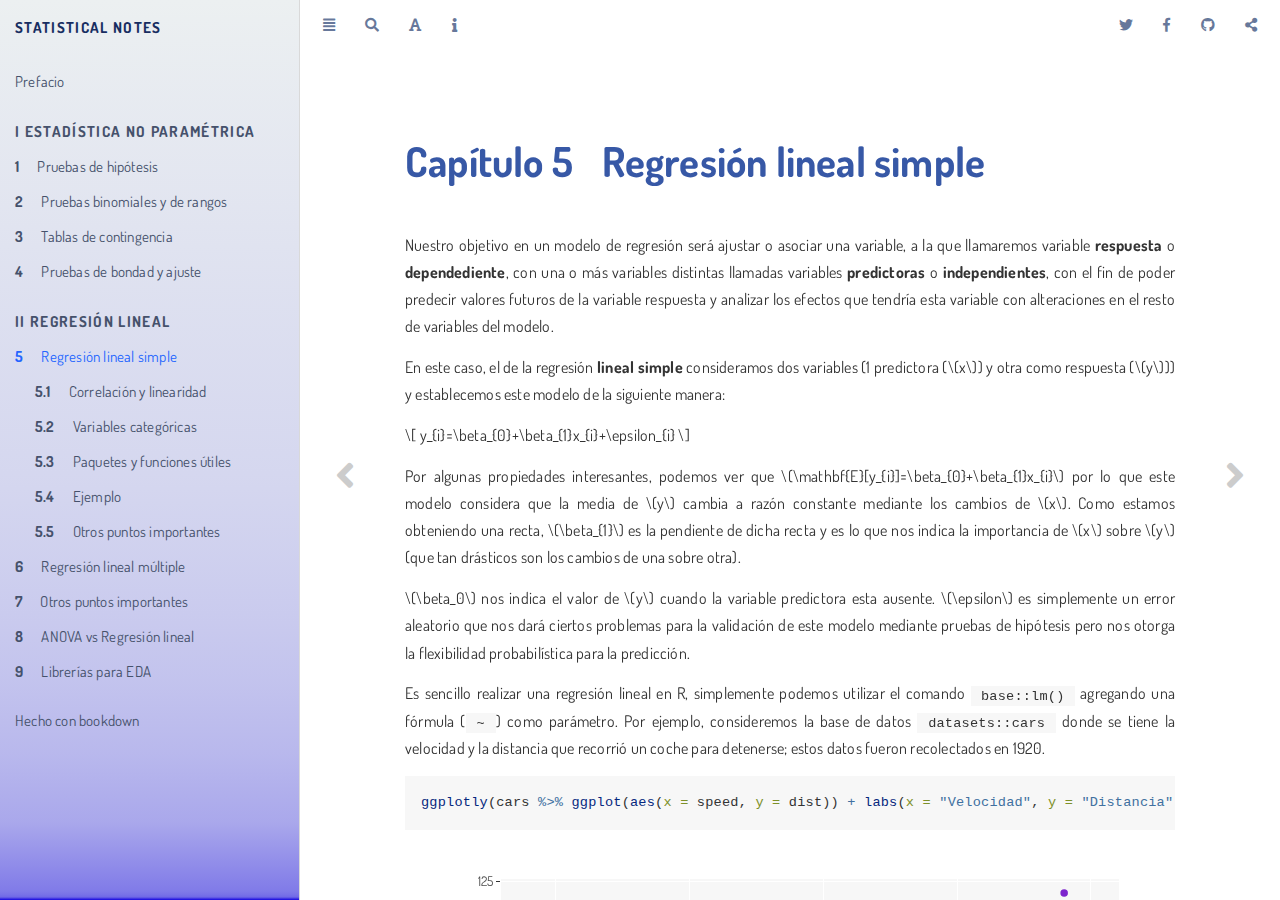
<file: docs/regresión-lineal-simple.html>
<!DOCTYPE html>
<html lang="" xml:lang="">
<head>

  <meta charset="utf-8" />
  <meta http-equiv="X-UA-Compatible" content="IE=edge" />
  <title>Capítulo 5 Regresión lineal simple | Statistical Notes</title>
  <meta name="description" content="Notas sobre temas relacionados a la estadística" />
  <meta name="generator" content="bookdown 0.21.6 and GitBook 2.6.7" />

  <meta property="og:title" content="Capítulo 5 Regresión lineal simple | Statistical Notes" />
  <meta property="og:type" content="book" />
  <meta property="og:url" content="https://carlosfernandovg.github.io/StatisticalNotes/" />
  
  <meta property="og:description" content="Notas sobre temas relacionados a la estadística" />
  <meta name="github-repo" content="CarlosFernandoVG/StatisticalNotes" />

  <meta name="twitter:card" content="summary" />
  <meta name="twitter:title" content="Capítulo 5 Regresión lineal simple | Statistical Notes" />
  
  <meta name="twitter:description" content="Notas sobre temas relacionados a la estadística" />
  

<meta name="author" content="Carlos Fernando Vásquez Guerra" />



  <meta name="viewport" content="width=device-width, initial-scale=1" />
  <meta name="apple-mobile-web-app-capable" content="yes" />
  <meta name="apple-mobile-web-app-status-bar-style" content="black" />
  
  
<link rel="prev" href="pruebas-de-bondad-y-ajuste.html"/>
<link rel="next" href="regresión-lineal-múltiple.html"/>
<script src="libs/header-attrs-2.7.3/header-attrs.js"></script>
<script src="libs/jquery-3.5.1/jquery.min.js"></script>
<link href="libs/gitbook-2.6.7/css/style.css" rel="stylesheet" />
<link href="libs/gitbook-2.6.7/css/plugin-table.css" rel="stylesheet" />
<link href="libs/gitbook-2.6.7/css/plugin-bookdown.css" rel="stylesheet" />
<link href="libs/gitbook-2.6.7/css/plugin-highlight.css" rel="stylesheet" />
<link href="libs/gitbook-2.6.7/css/plugin-search.css" rel="stylesheet" />
<link href="libs/gitbook-2.6.7/css/plugin-fontsettings.css" rel="stylesheet" />
<link href="libs/gitbook-2.6.7/css/plugin-clipboard.css" rel="stylesheet" />









<link href="libs/anchor-sections-1.0.1/anchor-sections.css" rel="stylesheet" />
<script src="libs/anchor-sections-1.0.1/anchor-sections.js"></script>
<link href="libs/font-awesome-5.1.0/css/all.css" rel="stylesheet" />
<link href="libs/font-awesome-5.1.0/css/v4-shims.css" rel="stylesheet" />
<script src="libs/htmlwidgets-1.5.3/htmlwidgets.js"></script>
<script src="libs/plotly-binding-4.9.3/plotly.js"></script>
<script src="libs/typedarray-0.1/typedarray.min.js"></script>
<link href="libs/crosstalk-1.1.1/css/crosstalk.css" rel="stylesheet" />
<script src="libs/crosstalk-1.1.1/js/crosstalk.min.js"></script>
<link href="libs/plotly-htmlwidgets-css-1.57.1/plotly-htmlwidgets.css" rel="stylesheet" />
<script src="libs/plotly-main-1.57.1/plotly-latest.min.js"></script>
<script src="libs/kePrint-0.0.1/kePrint.js"></script>
<link href="libs/lightable-0.0.1/lightable.css" rel="stylesheet" />
<link href="libs/bsTable-3.3.7/bootstrapTable.min.css" rel="stylesheet" />
<script src="libs/bsTable-3.3.7/bootstrapTable.js"></script>


<style type="text/css">
pre > code.sourceCode { white-space: pre; position: relative; }
pre > code.sourceCode > span { display: inline-block; line-height: 1.25; }
pre > code.sourceCode > span:empty { height: 1.2em; }
.sourceCode { overflow: visible; }
code.sourceCode > span { color: inherit; text-decoration: inherit; }
pre.sourceCode { margin: 0; }
@media screen {
div.sourceCode { overflow: auto; }
}
@media print {
pre > code.sourceCode { white-space: pre-wrap; }
pre > code.sourceCode > span { text-indent: -5em; padding-left: 5em; }
}
pre.numberSource code
  { counter-reset: source-line 0; }
pre.numberSource code > span
  { position: relative; left: -4em; counter-increment: source-line; }
pre.numberSource code > span > a:first-child::before
  { content: counter(source-line);
    position: relative; left: -1em; text-align: right; vertical-align: baseline;
    border: none; display: inline-block;
    -webkit-touch-callout: none; -webkit-user-select: none;
    -khtml-user-select: none; -moz-user-select: none;
    -ms-user-select: none; user-select: none;
    padding: 0 4px; width: 4em;
    color: #aaaaaa;
  }
pre.numberSource { margin-left: 3em; border-left: 1px solid #aaaaaa;  padding-left: 4px; }
div.sourceCode
  {   }
@media screen {
pre > code.sourceCode > span > a:first-child::before { text-decoration: underline; }
}
code span.al { color: #ff0000; font-weight: bold; } /* Alert */
code span.an { color: #60a0b0; font-weight: bold; font-style: italic; } /* Annotation */
code span.at { color: #7d9029; } /* Attribute */
code span.bn { color: #40a070; } /* BaseN */
code span.bu { } /* BuiltIn */
code span.cf { color: #007020; font-weight: bold; } /* ControlFlow */
code span.ch { color: #4070a0; } /* Char */
code span.cn { color: #880000; } /* Constant */
code span.co { color: #60a0b0; font-style: italic; } /* Comment */
code span.cv { color: #60a0b0; font-weight: bold; font-style: italic; } /* CommentVar */
code span.do { color: #ba2121; font-style: italic; } /* Documentation */
code span.dt { color: #902000; } /* DataType */
code span.dv { color: #40a070; } /* DecVal */
code span.er { color: #ff0000; font-weight: bold; } /* Error */
code span.ex { } /* Extension */
code span.fl { color: #40a070; } /* Float */
code span.fu { color: #06287e; } /* Function */
code span.im { } /* Import */
code span.in { color: #60a0b0; font-weight: bold; font-style: italic; } /* Information */
code span.kw { color: #007020; font-weight: bold; } /* Keyword */
code span.op { color: #666666; } /* Operator */
code span.ot { color: #007020; } /* Other */
code span.pp { color: #bc7a00; } /* Preprocessor */
code span.sc { color: #4070a0; } /* SpecialChar */
code span.ss { color: #bb6688; } /* SpecialString */
code span.st { color: #4070a0; } /* String */
code span.va { color: #19177c; } /* Variable */
code span.vs { color: #4070a0; } /* VerbatimString */
code span.wa { color: #60a0b0; font-weight: bold; font-style: italic; } /* Warning */
</style>

<style type="text/css">
/* Used with Pandoc 2.11+ new --citeproc when CSL is used */
div.csl-bib-body { }
div.csl-entry {
  clear: both;
}
.hanging div.csl-entry {
  margin-left:2em;
  text-indent:-2em;
}
div.csl-left-margin {
  min-width:2em;
  float:left;
}
div.csl-right-inline {
  margin-left:2em;
  padding-left:1em;
}
div.csl-indent {
  margin-left: 2em;
}
</style>

<link rel="stylesheet" href="styles.css" type="text/css" />
</head>

<body>



  <div class="book without-animation with-summary font-size-2 font-family-1" data-basepath=".">

    <div class="book-summary">
      <nav role="navigation">

<ul class="summary">
<li><a href="./">Statistical Notes</a></li>

<li class="divider"></li>
<li class="chapter" data-level="" data-path="index.html"><a href="index.html"><i class="fa fa-check"></i>Prefacio</a>
<ul>
<li class="chapter" data-level="" data-path="index.html"><a href="index.html#objetivos"><i class="fa fa-check"></i>Objetivos</a></li>
<li class="chapter" data-level="" data-path="index.html"><a href="index.html#estructura"><i class="fa fa-check"></i>Estructura</a></li>
<li class="chapter" data-level="" data-path="index.html"><a href="index.html#detalles-técnicos"><i class="fa fa-check"></i>Detalles técnicos</a></li>
<li class="chapter" data-level="" data-path="index.html"><a href="index.html#licencia"><i class="fa fa-check"></i>Licencia</a></li>
</ul></li>
<li class="part"><span><b>I Estadística no paramétrica</b></span></li>
<li class="chapter" data-level="1" data-path="pruebas-de-hipótesis.html"><a href="pruebas-de-hipótesis.html"><i class="fa fa-check"></i><b>1</b> Pruebas de hipótesis</a>
<ul>
<li class="chapter" data-level="1.1" data-path="pruebas-de-hipótesis.html"><a href="pruebas-de-hipótesis.html#qué-es-una-prueba-de-hipótesis"><i class="fa fa-check"></i><b>1.1</b> ¿Qué es una Prueba de Hipótesis?</a></li>
<li class="chapter" data-level="1.2" data-path="pruebas-de-hipótesis.html"><a href="pruebas-de-hipótesis.html#dos-tipos-de-hipótesis"><i class="fa fa-check"></i><b>1.2</b> Dos tipos de hipótesis</a></li>
<li class="chapter" data-level="1.3" data-path="pruebas-de-hipótesis.html"><a href="pruebas-de-hipótesis.html#significancia-y-confianza"><i class="fa fa-check"></i><b>1.3</b> Significancia y confianza</a></li>
<li class="chapter" data-level="1.4" data-path="pruebas-de-hipótesis.html"><a href="pruebas-de-hipótesis.html#rechazar-h_0"><i class="fa fa-check"></i><b>1.4</b> Rechazar <span class="math inline">\(H_0\)</span></a></li>
<li class="chapter" data-level="1.5" data-path="pruebas-de-hipótesis.html"><a href="pruebas-de-hipótesis.html#tipos-de-pruebas"><i class="fa fa-check"></i><b>1.5</b> Tipos de pruebas</a></li>
<li class="chapter" data-level="1.6" data-path="pruebas-de-hipótesis.html"><a href="pruebas-de-hipótesis.html#p-value"><i class="fa fa-check"></i><b>1.6</b> <span class="math inline">\(P-value\)</span></a></li>
<li class="chapter" data-level="1.7" data-path="pruebas-de-hipótesis.html"><a href="pruebas-de-hipótesis.html#algunos-puntos-a-recordar"><i class="fa fa-check"></i><b>1.7</b> Algunos puntos a recordar</a></li>
</ul></li>
<li class="chapter" data-level="2" data-path="pruebas-binomiales-y-de-rangos.html"><a href="pruebas-binomiales-y-de-rangos.html"><i class="fa fa-check"></i><b>2</b> Pruebas binomiales y de rangos</a></li>
<li class="chapter" data-level="3" data-path="tablas-de-contingencia.html"><a href="tablas-de-contingencia.html"><i class="fa fa-check"></i><b>3</b> Tablas de contingencia</a></li>
<li class="chapter" data-level="4" data-path="pruebas-de-bondad-y-ajuste.html"><a href="pruebas-de-bondad-y-ajuste.html"><i class="fa fa-check"></i><b>4</b> Pruebas de bondad y ajuste</a>
<ul>
<li class="chapter" data-level="4.1" data-path="pruebas-de-bondad-y-ajuste.html"><a href="pruebas-de-bondad-y-ajuste.html#funciones-de-distribución-comunes-y-técnicas-de-identificación"><i class="fa fa-check"></i><b>4.1</b> Funciones de distribución comunes y técnicas de identificación</a></li>
<li class="chapter" data-level="4.2" data-path="pruebas-de-bondad-y-ajuste.html"><a href="pruebas-de-bondad-y-ajuste.html#programación-y-evaluación"><i class="fa fa-check"></i><b>4.2</b> Programación y evaluación</a></li>
<li class="chapter" data-level="4.3" data-path="pruebas-de-bondad-y-ajuste.html"><a href="pruebas-de-bondad-y-ajuste.html#comparación-de-pruebas"><i class="fa fa-check"></i><b>4.3</b> Comparación de pruebas</a></li>
<li class="chapter" data-level="4.4" data-path="pruebas-de-bondad-y-ajuste.html"><a href="pruebas-de-bondad-y-ajuste.html#el-caso-de-la-normal"><i class="fa fa-check"></i><b>4.4</b> El caso de la normal</a></li>
</ul></li>
<li class="part"><span><b>II Regresión lineal</b></span></li>
<li class="chapter" data-level="5" data-path="regresión-lineal-simple.html"><a href="regresión-lineal-simple.html"><i class="fa fa-check"></i><b>5</b> Regresión lineal simple</a>
<ul>
<li class="chapter" data-level="5.1" data-path="regresión-lineal-simple.html"><a href="regresión-lineal-simple.html#correlación-y-linearidad"><i class="fa fa-check"></i><b>5.1</b> Correlación y linearidad</a></li>
<li class="chapter" data-level="5.2" data-path="regresión-lineal-simple.html"><a href="regresión-lineal-simple.html#variables-categóricas"><i class="fa fa-check"></i><b>5.2</b> Variables categóricas</a></li>
<li class="chapter" data-level="5.3" data-path="regresión-lineal-simple.html"><a href="regresión-lineal-simple.html#paquetes-y-funciones-útiles"><i class="fa fa-check"></i><b>5.3</b> Paquetes y funciones útiles</a>
<ul>
<li class="chapter" data-level="5.3.1" data-path="regresión-lineal-simple.html"><a href="regresión-lineal-simple.html#correlación"><i class="fa fa-check"></i><b>5.3.1</b> Correlación</a></li>
<li class="chapter" data-level="5.3.2" data-path="regresión-lineal-simple.html"><a href="regresión-lineal-simple.html#regresión"><i class="fa fa-check"></i><b>5.3.2</b> Regresión</a></li>
<li class="chapter" data-level="5.3.3" data-path="regresión-lineal-simple.html"><a href="regresión-lineal-simple.html#tidymodelsbroom"><i class="fa fa-check"></i><b>5.3.3</b> TidyModels::Broom</a></li>
</ul></li>
<li class="chapter" data-level="5.4" data-path="regresión-lineal-simple.html"><a href="regresión-lineal-simple.html#ejemplo"><i class="fa fa-check"></i><b>5.4</b> Ejemplo</a></li>
<li class="chapter" data-level="5.5" data-path="regresión-lineal-simple.html"><a href="regresión-lineal-simple.html#otros-puntos-importantes"><i class="fa fa-check"></i><b>5.5</b> Otros puntos importantes</a></li>
</ul></li>
<li class="chapter" data-level="6" data-path="regresión-lineal-múltiple.html"><a href="regresión-lineal-múltiple.html"><i class="fa fa-check"></i><b>6</b> Regresión lineal múltiple</a>
<ul>
<li class="chapter" data-level="6.1" data-path="regresión-lineal-múltiple.html"><a href="regresión-lineal-múltiple.html#pruebas-de-hipótesis-y-anova-e-intervalos"><i class="fa fa-check"></i><b>6.1</b> Pruebas de hipótesis y ANOVA e intervalos</a></li>
<li class="chapter" data-level="6.2" data-path="regresión-lineal-múltiple.html"><a href="regresión-lineal-múltiple.html#interacción-y-selección-de-variables"><i class="fa fa-check"></i><b>6.2</b> Interacción y selección de variables</a></li>
<li class="chapter" data-level="6.3" data-path="regresión-lineal-múltiple.html"><a href="regresión-lineal-múltiple.html#supuestos-y-problemas-potenciales"><i class="fa fa-check"></i><b>6.3</b> Supuestos y problemas potenciales</a>
<ul>
<li class="chapter" data-level="6.3.1" data-path="regresión-lineal-múltiple.html"><a href="regresión-lineal-múltiple.html#transformaciones"><i class="fa fa-check"></i><b>6.3.1</b> +Transformaciones</a></li>
<li class="chapter" data-level="6.3.2" data-path="regresión-lineal-múltiple.html"><a href="regresión-lineal-múltiple.html#interpretaciones"><i class="fa fa-check"></i><b>6.3.2</b> Interpretaciones</a></li>
<li class="chapter" data-level="6.3.3" data-path="regresión-lineal-múltiple.html"><a href="regresión-lineal-múltiple.html#validación"><i class="fa fa-check"></i><b>6.3.3</b> Validación</a></li>
</ul></li>
<li class="chapter" data-level="6.4" data-path="regresión-lineal-múltiple.html"><a href="regresión-lineal-múltiple.html#predicción"><i class="fa fa-check"></i><b>6.4</b> Predicción</a></li>
</ul></li>
<li class="chapter" data-level="7" data-path="otros-puntos-importantes-1.html"><a href="otros-puntos-importantes-1.html"><i class="fa fa-check"></i><b>7</b> Otros puntos importantes</a>
<ul>
<li class="chapter" data-level="7.1" data-path="otros-puntos-importantes-1.html"><a href="otros-puntos-importantes-1.html#comparación-de-modelos"><i class="fa fa-check"></i><b>7.1</b> Comparación de modelos</a>
<ul>
<li class="chapter" data-level="7.1.1" data-path="otros-puntos-importantes-1.html"><a href="otros-puntos-importantes-1.html#r2"><i class="fa fa-check"></i><b>7.1.1</b> R^2</a></li>
</ul></li>
<li class="chapter" data-level="7.2" data-path="otros-puntos-importantes-1.html"><a href="otros-puntos-importantes-1.html#análisis-de-valores-influyentes"><i class="fa fa-check"></i><b>7.2</b> Análisis de valores influyentes</a>
<ul>
<li class="chapter" data-level="7.2.1" data-path="otros-puntos-importantes-1.html"><a href="otros-puntos-importantes-1.html#outliers"><i class="fa fa-check"></i><b>7.2.1</b> Outliers</a></li>
<li class="chapter" data-level="7.2.2" data-path="otros-puntos-importantes-1.html"><a href="otros-puntos-importantes-1.html#valores-con-alto-apalancamiento"><i class="fa fa-check"></i><b>7.2.2</b> Valores con alto “apalancamiento”</a></li>
</ul></li>
</ul></li>
<li class="chapter" data-level="8" data-path="anova-vs-regresión-lineal.html"><a href="anova-vs-regresión-lineal.html"><i class="fa fa-check"></i><b>8</b> ANOVA vs Regresión lineal</a></li>
<li class="chapter" data-level="9" data-path="librerías-para-eda.html"><a href="librerías-para-eda.html"><i class="fa fa-check"></i><b>9</b> Librerías para EDA</a></li>
<li class="divider"></li>
<li><a href="https://bookdown.org" target="_blank">Hecho con bookdown</a></li>

</ul>

      </nav>
    </div>

    <div class="book-body">
      <div class="body-inner">
        <div class="book-header" role="navigation">
          <h1>
            <i class="fa fa-circle-o-notch fa-spin"></i><a href="./">Statistical Notes</a>
          </h1>
        </div>

        <div class="page-wrapper" tabindex="-1" role="main">
          <div class="page-inner">

            <section class="normal" id="section-">
<div id="regresión-lineal-simple" class="section level1" number="5">
<h1><span class="header-section-number">Capítulo 5</span> Regresión lineal simple</h1>
<style type="text/css">
pre {
  max-height: 300px;
  overflow-y: auto;
}

pre[class] {
  max-height: 300px;
}
</style>
<style type="text/css">
.to_left {
  text-align: left;;
}
</style>
<p>Nuestro objetivo en un modelo de regresión será ajustar o asociar una variable, a la que llamaremos variable <strong>respuesta</strong> o <strong>dependediente</strong>, con una o más variables distintas llamadas variables <strong>predictoras</strong> o <strong>independientes</strong>, con el fin de poder predecir valores futuros de la variable respuesta y analizar los efectos que tendría esta variable con alteraciones en el resto de variables del modelo.</p>
<p>En este caso, el de la regresión <strong>lineal simple</strong> consideramos dos variables (1 predictora (<span class="math inline">\(x\)</span>) y otra como respuesta (<span class="math inline">\(y\)</span>)) y establecemos este modelo de la siguiente manera:</p>
<p><span class="math display">\[
y_{i}=\beta_{0}+\beta_{1}x_{i}+\epsilon_{i}
\]</span></p>
<p>Por algunas propiedades interesantes, podemos ver que <span class="math inline">\(\mathbf{E}[y_{i}]=\beta_{0}+\beta_{1}x_{i}\)</span> por lo que este modelo considera que la media de <span class="math inline">\(y\)</span> cambia a razón constante mediante los cambios de <span class="math inline">\(x\)</span>. Como estamos obteniendo una recta, <span class="math inline">\(\beta_{1}\)</span> es la pendiente de dicha recta y es lo que nos indica la importancia de <span class="math inline">\(x\)</span> sobre <span class="math inline">\(y\)</span> (que tan drásticos son los cambios de una sobre otra).</p>
<p><span class="math inline">\(\beta_0\)</span> nos indica el valor de <span class="math inline">\(y\)</span> cuando la variable predictora esta ausente. <span class="math inline">\(\epsilon\)</span> es simplemente un error aleatorio que nos dará ciertos problemas para la validación de este modelo mediante pruebas de hipótesis pero nos otorga la flexibilidad probabilística para la predicción.</p>
<p>Es sencillo realizar una regresión lineal en R, simplemente podemos utilizar el comando <code>base::lm()</code> agregando una fórmula (<code>~</code>) como parámetro. Por ejemplo, consideremos la base de datos <code>datasets::cars</code> donde se tiene la velocidad y la distancia que recorrió un coche para detenerse; estos datos fueron recolectados en 1920.</p>
<center>
<div class="sourceCode" id="cb31"><pre class="sourceCode r to_left"><code class="sourceCode r"><span id="cb31-1"><a href="regresión-lineal-simple.html#cb31-1" aria-hidden="true" tabindex="-1"></a><span class="fu">ggplotly</span>(cars <span class="sc">%&gt;%</span> <span class="fu">ggplot</span>(<span class="fu">aes</span>(<span class="at">x =</span> speed, <span class="at">y =</span> dist)) <span class="sc">+</span> <span class="fu">labs</span>(<span class="at">x =</span> <span class="st">&quot;Velocidad&quot;</span>, <span class="at">y =</span> <span class="st">&quot;Distancia&quot;</span>) <span class="sc">+</span> <span class="fu">geom_point</span>(<span class="at">colour =</span> <span class="st">&quot;purple3&quot;</span>) <span class="sc">+</span> general_theme)</span></code></pre></div>
<div id="htmlwidget-69bcaabaa9e6c10ab950" style="width:672px;height:384px;" class="plotly html-widget"></div>
<script type="application/json" data-for="htmlwidget-69bcaabaa9e6c10ab950">{"x":{"data":[{"x":[4,4,7,7,8,9,10,10,10,11,11,12,12,12,12,13,13,13,13,14,14,14,14,15,15,15,16,16,17,17,17,18,18,18,18,19,19,19,20,20,20,20,20,22,23,24,24,24,24,25],"y":[2,10,4,22,16,10,18,26,34,17,28,14,20,24,28,26,34,34,46,26,36,60,80,20,26,54,32,40,32,40,50,42,56,76,84,36,46,68,32,48,52,56,64,66,54,70,92,93,120,85],"text":["speed:  4<br />dist:   2","speed:  4<br />dist:  10","speed:  7<br />dist:   4","speed:  7<br />dist:  22","speed:  8<br />dist:  16","speed:  9<br />dist:  10","speed: 10<br />dist:  18","speed: 10<br />dist:  26","speed: 10<br />dist:  34","speed: 11<br />dist:  17","speed: 11<br />dist:  28","speed: 12<br />dist:  14","speed: 12<br />dist:  20","speed: 12<br />dist:  24","speed: 12<br />dist:  28","speed: 13<br />dist:  26","speed: 13<br />dist:  34","speed: 13<br />dist:  34","speed: 13<br />dist:  46","speed: 14<br />dist:  26","speed: 14<br />dist:  36","speed: 14<br />dist:  60","speed: 14<br />dist:  80","speed: 15<br />dist:  20","speed: 15<br />dist:  26","speed: 15<br />dist:  54","speed: 16<br />dist:  32","speed: 16<br />dist:  40","speed: 17<br />dist:  32","speed: 17<br />dist:  40","speed: 17<br />dist:  50","speed: 18<br />dist:  42","speed: 18<br />dist:  56","speed: 18<br />dist:  76","speed: 18<br />dist:  84","speed: 19<br />dist:  36","speed: 19<br />dist:  46","speed: 19<br />dist:  68","speed: 20<br />dist:  32","speed: 20<br />dist:  48","speed: 20<br />dist:  52","speed: 20<br />dist:  56","speed: 20<br />dist:  64","speed: 22<br />dist:  66","speed: 23<br />dist:  54","speed: 24<br />dist:  70","speed: 24<br />dist:  92","speed: 24<br />dist:  93","speed: 24<br />dist: 120","speed: 25<br />dist:  85"],"type":"scatter","mode":"markers","marker":{"autocolorscale":false,"color":"rgba(125,38,205,1)","opacity":1,"size":5.66929133858268,"symbol":"circle","line":{"width":1.88976377952756,"color":"rgba(125,38,205,1)"}},"hoveron":"points","showlegend":false,"xaxis":"x","yaxis":"y","hoverinfo":"text","frame":null}],"layout":{"margin":{"t":28.7853881278539,"r":7.30593607305936,"b":45.662100456621,"l":46.8244084682441},"plot_bgcolor":"rgba(247,247,247,1)","paper_bgcolor":"rgba(255,255,255,1)","font":{"color":"rgba(0,0,0,1)","family":"Dosis","size":15.9402241594022},"xaxis":{"domain":[0,1],"automargin":true,"type":"linear","autorange":false,"range":[2.95,26.05],"tickmode":"array","ticktext":["5","10","15","20","25"],"tickvals":[5,10,15,20,25],"categoryorder":"array","categoryarray":["5","10","15","20","25"],"nticks":null,"ticks":"outside","tickcolor":"rgba(51,51,51,1)","ticklen":3.65296803652968,"tickwidth":0.66417600664176,"showticklabels":true,"tickfont":{"color":"rgba(77,77,77,1)","family":"Dosis","size":13.2835201328352},"tickangle":-0,"showline":false,"linecolor":null,"linewidth":0,"showgrid":true,"gridcolor":"rgba(255,255,255,1)","gridwidth":0.66417600664176,"zeroline":false,"anchor":"y","title":{"text":"<b> <i> Velocidad <\/i> <\/b>","font":{"color":"rgba(0,0,0,1)","family":"Dosis","size":15.9402241594022}},"hoverformat":".2f"},"yaxis":{"domain":[0,1],"automargin":true,"type":"linear","autorange":false,"range":[-3.9,125.9],"tickmode":"array","ticktext":["0","25","50","75","100","125"],"tickvals":[0,25,50,75,100,125],"categoryorder":"array","categoryarray":["0","25","50","75","100","125"],"nticks":null,"ticks":"outside","tickcolor":"rgba(51,51,51,1)","ticklen":3.65296803652968,"tickwidth":0.66417600664176,"showticklabels":true,"tickfont":{"color":"rgba(77,77,77,1)","family":"Dosis","size":13.2835201328352},"tickangle":-0,"showline":false,"linecolor":null,"linewidth":0,"showgrid":true,"gridcolor":"rgba(255,255,255,1)","gridwidth":0.66417600664176,"zeroline":false,"anchor":"x","title":{"text":"<b> <i> Distancia <\/i> <\/b>","font":{"color":"rgba(0,0,0,1)","family":"Dosis","size":15.9402241594022}},"hoverformat":".2f"},"shapes":[{"type":"rect","fillcolor":null,"line":{"color":null,"width":0,"linetype":[]},"yref":"paper","xref":"paper","x0":0,"x1":1,"y0":0,"y1":1}],"showlegend":false,"legend":{"bgcolor":"rgba(255,255,255,1)","bordercolor":"transparent","borderwidth":1.88976377952756,"font":{"color":"rgba(0,0,0,1)","family":"Dosis","size":12.7521793275218}},"hovermode":"closest","barmode":"relative"},"config":{"doubleClick":"reset","showSendToCloud":false},"source":"A","attrs":{"3c88530f53cb":{"x":{},"y":{},"type":"scatter"}},"cur_data":"3c88530f53cb","visdat":{"3c88530f53cb":["function (y) ","x"]},"highlight":{"on":"plotly_click","persistent":false,"dynamic":false,"selectize":false,"opacityDim":0.2,"selected":{"opacity":1},"debounce":0},"shinyEvents":["plotly_hover","plotly_click","plotly_selected","plotly_relayout","plotly_brushed","plotly_brushing","plotly_clickannotation","plotly_doubleclick","plotly_deselect","plotly_afterplot","plotly_sunburstclick"],"base_url":"https://plot.ly"},"evals":[],"jsHooks":[]}</script>
</center>
<p>Ahora, realizaremos nuestro modelo lineal simple:</p>
<div class="sourceCode" id="cb32"><pre class="sourceCode r"><code class="sourceCode r"><span id="cb32-1"><a href="regresión-lineal-simple.html#cb32-1" aria-hidden="true" tabindex="-1"></a>car_regression <span class="ot">&lt;-</span> <span class="fu">lm</span>(dist<span class="sc">~</span>speed, <span class="at">data =</span> cars)</span>
<span id="cb32-2"><a href="regresión-lineal-simple.html#cb32-2" aria-hidden="true" tabindex="-1"></a><span class="fu">summary</span>(car_regression)</span></code></pre></div>
<pre><code>
Call:
lm(formula = dist ~ speed, data = cars)

Residuals:
    Min      1Q  Median      3Q     Max 
-29.069  -9.525  -2.272   9.215  43.201 

Coefficients:
            Estimate Std. Error t value Pr(&gt;|t|)    
(Intercept) -17.5791     6.7584  -2.601   0.0123 *  
speed         3.9324     0.4155   9.464 1.49e-12 ***
---
Signif. codes:  0 &#39;***&#39; 0.001 &#39;**&#39; 0.01 &#39;*&#39; 0.05 &#39;.&#39; 0.1 &#39; &#39; 1

Residual standard error: 15.38 on 48 degrees of freedom
Multiple R-squared:  0.6511,    Adjusted R-squared:  0.6438 
F-statistic: 89.57 on 1 and 48 DF,  p-value: 1.49e-12</code></pre>
<p>Véase que se nos da mucha información:</p>
<ul>
<li>Estadísticas sobre los residuales.</li>
<li>Información sobre los coeficientes de la regresión mediante mínimos cuadrados.</li>
<li>Información sobre el ajuste del modelo con los datos.</li>
</ul>
<p>Estos puntos se verán después, algunos de ellos se verán hasta regresión lineal múltiple ya que tienen una interpretación similar, pero por el momento basta con saber que, de acuerdo a los datos obtenidos, nuestro modelo queda expresado de la siguiente manera:</p>
<p><span class="math display">\[
y_i = -17.5791 + 3.9324x_i
\]</span></p>
<p>Que es lo mismo al siguiente modelo:</p>
<p><span class="math display">\[
\mbox{Distancia del auto }i = -17.5791 + 3.9324\times\mbox{Velocidad del auto }i
\]</span></p>
<p>Y ahora podemos generar la siguiente gráfica</p>
<center>
<div class="sourceCode" id="cb34"><pre class="sourceCode r to_left"><code class="sourceCode r"><span id="cb34-1"><a href="regresión-lineal-simple.html#cb34-1" aria-hidden="true" tabindex="-1"></a><span class="fu">ggplotly</span>(cars <span class="sc">%&gt;%</span> <span class="fu">ggplot</span>(<span class="fu">aes</span>(<span class="at">x =</span> speed, <span class="at">y =</span> dist)) <span class="sc">+</span> </span>
<span id="cb34-2"><a href="regresión-lineal-simple.html#cb34-2" aria-hidden="true" tabindex="-1"></a>  <span class="fu">labs</span>(<span class="at">x =</span> <span class="st">&quot;Velocidad&quot;</span>, <span class="at">y =</span> <span class="st">&quot;Distancia&quot;</span>) <span class="sc">+</span> general_theme <span class="sc">+</span></span>
<span id="cb34-3"><a href="regresión-lineal-simple.html#cb34-3" aria-hidden="true" tabindex="-1"></a>  <span class="fu">geom_point</span>(<span class="at">colour =</span> <span class="st">&quot;purple3&quot;</span>) <span class="sc">+</span> </span>
<span id="cb34-4"><a href="regresión-lineal-simple.html#cb34-4" aria-hidden="true" tabindex="-1"></a>  <span class="fu">geom_abline</span>(<span class="at">intercept =</span> car_regression<span class="sc">$</span>coefficients[<span class="dv">1</span>], </span>
<span id="cb34-5"><a href="regresión-lineal-simple.html#cb34-5" aria-hidden="true" tabindex="-1"></a>              <span class="at">slope =</span> car_regression<span class="sc">$</span>coefficients[<span class="dv">2</span>],</span>
<span id="cb34-6"><a href="regresión-lineal-simple.html#cb34-6" aria-hidden="true" tabindex="-1"></a>              <span class="at">colour =</span> <span class="st">&quot;red&quot;</span>))</span></code></pre></div>
<div id="htmlwidget-7f198a8f7c53d4bac456" style="width:672px;height:384px;" class="plotly html-widget"></div>
<script type="application/json" data-for="htmlwidget-7f198a8f7c53d4bac456">{"x":{"data":[{"x":[4,4,7,7,8,9,10,10,10,11,11,12,12,12,12,13,13,13,13,14,14,14,14,15,15,15,16,16,17,17,17,18,18,18,18,19,19,19,20,20,20,20,20,22,23,24,24,24,24,25],"y":[2,10,4,22,16,10,18,26,34,17,28,14,20,24,28,26,34,34,46,26,36,60,80,20,26,54,32,40,32,40,50,42,56,76,84,36,46,68,32,48,52,56,64,66,54,70,92,93,120,85],"text":["speed:  4<br />dist:   2","speed:  4<br />dist:  10","speed:  7<br />dist:   4","speed:  7<br />dist:  22","speed:  8<br />dist:  16","speed:  9<br />dist:  10","speed: 10<br />dist:  18","speed: 10<br />dist:  26","speed: 10<br />dist:  34","speed: 11<br />dist:  17","speed: 11<br />dist:  28","speed: 12<br />dist:  14","speed: 12<br />dist:  20","speed: 12<br />dist:  24","speed: 12<br />dist:  28","speed: 13<br />dist:  26","speed: 13<br />dist:  34","speed: 13<br />dist:  34","speed: 13<br />dist:  46","speed: 14<br />dist:  26","speed: 14<br />dist:  36","speed: 14<br />dist:  60","speed: 14<br />dist:  80","speed: 15<br />dist:  20","speed: 15<br />dist:  26","speed: 15<br />dist:  54","speed: 16<br />dist:  32","speed: 16<br />dist:  40","speed: 17<br />dist:  32","speed: 17<br />dist:  40","speed: 17<br />dist:  50","speed: 18<br />dist:  42","speed: 18<br />dist:  56","speed: 18<br />dist:  76","speed: 18<br />dist:  84","speed: 19<br />dist:  36","speed: 19<br />dist:  46","speed: 19<br />dist:  68","speed: 20<br />dist:  32","speed: 20<br />dist:  48","speed: 20<br />dist:  52","speed: 20<br />dist:  56","speed: 20<br />dist:  64","speed: 22<br />dist:  66","speed: 23<br />dist:  54","speed: 24<br />dist:  70","speed: 24<br />dist:  92","speed: 24<br />dist:  93","speed: 24<br />dist: 120","speed: 25<br />dist:  85"],"type":"scatter","mode":"markers","marker":{"autocolorscale":false,"color":"rgba(125,38,205,1)","opacity":1,"size":5.66929133858268,"symbol":"circle","line":{"width":1.88976377952756,"color":"rgba(125,38,205,1)"}},"hoveron":"points","showlegend":false,"xaxis":"x","yaxis":"y","hoverinfo":"text","frame":null},{"x":[2.95,26.05],"y":[-5.97848905109483,84.8601532846715],"text":"intercept: -17.57909<br />slope: 3.932409","type":"scatter","mode":"lines","line":{"width":1.88976377952756,"color":"rgba(255,0,0,1)","dash":"solid"},"hoveron":"points","showlegend":false,"xaxis":"x","yaxis":"y","hoverinfo":"text","frame":null}],"layout":{"margin":{"t":28.7853881278539,"r":7.30593607305936,"b":45.662100456621,"l":46.8244084682441},"plot_bgcolor":"rgba(247,247,247,1)","paper_bgcolor":"rgba(255,255,255,1)","font":{"color":"rgba(0,0,0,1)","family":"Dosis","size":15.9402241594022},"xaxis":{"domain":[0,1],"automargin":true,"type":"linear","autorange":false,"range":[2.95,26.05],"tickmode":"array","ticktext":["5","10","15","20","25"],"tickvals":[5,10,15,20,25],"categoryorder":"array","categoryarray":["5","10","15","20","25"],"nticks":null,"ticks":"outside","tickcolor":"rgba(51,51,51,1)","ticklen":3.65296803652968,"tickwidth":0.66417600664176,"showticklabels":true,"tickfont":{"color":"rgba(77,77,77,1)","family":"Dosis","size":13.2835201328352},"tickangle":-0,"showline":false,"linecolor":null,"linewidth":0,"showgrid":true,"gridcolor":"rgba(255,255,255,1)","gridwidth":0.66417600664176,"zeroline":false,"anchor":"y","title":{"text":"<b> <i> Velocidad <\/i> <\/b>","font":{"color":"rgba(0,0,0,1)","family":"Dosis","size":15.9402241594022}},"hoverformat":".2f"},"yaxis":{"domain":[0,1],"automargin":true,"type":"linear","autorange":false,"range":[-3.9,125.9],"tickmode":"array","ticktext":["0","25","50","75","100","125"],"tickvals":[0,25,50,75,100,125],"categoryorder":"array","categoryarray":["0","25","50","75","100","125"],"nticks":null,"ticks":"outside","tickcolor":"rgba(51,51,51,1)","ticklen":3.65296803652968,"tickwidth":0.66417600664176,"showticklabels":true,"tickfont":{"color":"rgba(77,77,77,1)","family":"Dosis","size":13.2835201328352},"tickangle":-0,"showline":false,"linecolor":null,"linewidth":0,"showgrid":true,"gridcolor":"rgba(255,255,255,1)","gridwidth":0.66417600664176,"zeroline":false,"anchor":"x","title":{"text":"<b> <i> Distancia <\/i> <\/b>","font":{"color":"rgba(0,0,0,1)","family":"Dosis","size":15.9402241594022}},"hoverformat":".2f"},"shapes":[{"type":"rect","fillcolor":null,"line":{"color":null,"width":0,"linetype":[]},"yref":"paper","xref":"paper","x0":0,"x1":1,"y0":0,"y1":1}],"showlegend":false,"legend":{"bgcolor":"rgba(255,255,255,1)","bordercolor":"transparent","borderwidth":1.88976377952756,"font":{"color":"rgba(0,0,0,1)","family":"Dosis","size":12.7521793275218}},"hovermode":"closest","barmode":"relative"},"config":{"doubleClick":"reset","showSendToCloud":false},"source":"A","attrs":{"3c882e46219c":{"x":{},"y":{},"type":"scatter"},"3c887e48a07f":{"intercept":{},"slope":{}}},"cur_data":"3c882e46219c","visdat":{"3c882e46219c":["function (y) ","x"],"3c887e48a07f":["function (y) ","x"]},"highlight":{"on":"plotly_click","persistent":false,"dynamic":false,"selectize":false,"opacityDim":0.2,"selected":{"opacity":1},"debounce":0},"shinyEvents":["plotly_hover","plotly_click","plotly_selected","plotly_relayout","plotly_brushed","plotly_brushing","plotly_clickannotation","plotly_doubleclick","plotly_deselect","plotly_afterplot","plotly_sunburstclick"],"base_url":"https://plot.ly"},"evals":[],"jsHooks":[]}</script>
</center>
<p>Hay cosas importantes que ver en este tema y aquí se comenzará con un pequeño análisis de correlación.</p>
<div id="correlación-y-linearidad" class="section level2" number="5.1">
<h2><span class="header-section-number">5.1</span> Correlación y linearidad</h2>
<p>La manera más sencilla de proponer un conjunto de variables predictoras es ver la relación lineal que tienen estas con la variable respuesta. Esto lo podemos obtener mediante diferentes estadísticas, por ejemplo:</p>
<ul>
<li>Coeficiente de correlación de pearson: <span class="math inline">\(\rho_{xy} = r_{xy} = \frac{\sum_{i = 1}^n(x_i-\bar{x})(y_i-\bar{y})}{\sqrt{\sum_{i = 1^n}(x_i-\bar{x})^2}\sqrt{\sum_{i = 1}^n(y_i-\bar{y})^2}}\)</span></li>
<li>Coeficiente de correlación de spearman: <span class="math inline">\(r_s = 1- \frac{6\sum d_i^2}{n(n^2-1)}\)</span> donde <span class="math inline">\(d_i = rango(X_i)-rango(Y_i)\)</span></li>
<li>Coeficiente de correlación de Kendall: <span class="math inline">\(\tau = \frac{(\mbox{número de pares concordantes})-(\mbox{número de pares discordantes})}{n \choose 2}\)</span></li>
</ul>
<p>Cada uno de las estadísticas anteriores tiene un propósito diferente, <span class="math inline">\(\rho\)</span> mide la relación lineal entre las variables que se están comparando, el coeficiente de correlación de spearman mide relaciones monótonas (una relación lineal lo es) y el coeficiente de Kendall mide la semejanza en el ordenamiento de los datos cuando se clasifican en rangos por cada una de las cantidades. Todas estas se pueden obtener mediante la función <code>base::cor(x, y, method = c("pearson", "kendall", "spearman"))</code>.</p>
<p>Es importante no sólo considerar el primero de los coeficientes de correlación mencionados, ya que puede existir una clara relación entre las variables (como en un conjunto de puntos que dibujen una parábola) y el coeficiente tener un valor de 0. Vamos a tomar los datos <code>dplyr::starwars</code> donde se tienen datos descriptivos de los personajes de la saga Star Wars.</p>
<div class="sourceCode" id="cb35"><pre class="sourceCode r"><code class="sourceCode r"><span id="cb35-1"><a href="regresión-lineal-simple.html#cb35-1" aria-hidden="true" tabindex="-1"></a>starwars</span></code></pre></div>
<pre><code># A tibble: 87 × 14
   name    height  mass hair_color  skin_color eye_color birth_year sex   gender
   &lt;chr&gt;    &lt;int&gt; &lt;dbl&gt; &lt;chr&gt;       &lt;chr&gt;      &lt;chr&gt;          &lt;dbl&gt; &lt;chr&gt; &lt;chr&gt; 
 1 Luke S…    172    77 blond       fair       blue            19   male  mascu…
 2 C-3PO      167    75 &lt;NA&gt;        gold       yellow         112   none  mascu…
 3 R2-D2       96    32 &lt;NA&gt;        white, bl… red             33   none  mascu…
 4 Darth …    202   136 none        white      yellow          41.9 male  mascu…
 5 Leia O…    150    49 brown       light      brown           19   fema… femin…
 6 Owen L…    178   120 brown, grey light      blue            52   male  mascu…
 7 Beru W…    165    75 brown       light      blue            47   fema… femin…
 8 R5-D4       97    32 &lt;NA&gt;        white, red red             NA   none  mascu…
 9 Biggs …    183    84 black       light      brown           24   male  mascu…
10 Obi-Wa…    182    77 auburn, wh… fair       blue-gray       57   male  mascu…
# … with 77 more rows, and 5 more variables: homeworld &lt;chr&gt;, species &lt;chr&gt;,
#   films &lt;list&gt;, vehicles &lt;list&gt;, starships &lt;list&gt;</code></pre>
<p>Sólo para estos fines, eliminaremos un outlier sobre el peso y consideraremos sólo esta y la altura para ver si existe algún tipo de relación entre estas variables.</p>
<center>
<div class="sourceCode" id="cb37"><pre class="sourceCode r to_left"><code class="sourceCode r"><span id="cb37-1"><a href="regresión-lineal-simple.html#cb37-1" aria-hidden="true" tabindex="-1"></a>new_starwars <span class="ot">&lt;-</span> starwars <span class="sc">%&gt;%</span> <span class="fu">filter</span>(mass <span class="sc">&lt;</span> <span class="fu">max</span>(starwars<span class="sc">$</span>mass, <span class="at">na.rm =</span> T))</span>
<span id="cb37-2"><a href="regresión-lineal-simple.html#cb37-2" aria-hidden="true" tabindex="-1"></a></span>
<span id="cb37-3"><a href="regresión-lineal-simple.html#cb37-3" aria-hidden="true" tabindex="-1"></a>pearson_star <span class="ot">&lt;-</span> <span class="fu">cor</span>(new_starwars<span class="sc">$</span>height, new_starwars<span class="sc">$</span>mass)</span>
<span id="cb37-4"><a href="regresión-lineal-simple.html#cb37-4" aria-hidden="true" tabindex="-1"></a>spearman_star <span class="ot">&lt;-</span> <span class="fu">cor</span>(new_starwars<span class="sc">$</span>height, new_starwars<span class="sc">$</span>mass, <span class="at">method =</span> <span class="st">&quot;spearman&quot;</span>)</span>
<span id="cb37-5"><a href="regresión-lineal-simple.html#cb37-5" aria-hidden="true" tabindex="-1"></a>kendall_star <span class="ot">&lt;-</span> <span class="fu">cor</span>(new_starwars<span class="sc">$</span>height, new_starwars<span class="sc">$</span>mass, <span class="at">method =</span> <span class="st">&quot;kendall&quot;</span>)</span>
<span id="cb37-6"><a href="regresión-lineal-simple.html#cb37-6" aria-hidden="true" tabindex="-1"></a></span>
<span id="cb37-7"><a href="regresión-lineal-simple.html#cb37-7" aria-hidden="true" tabindex="-1"></a><span class="fu">ggplotly</span>(new_starwars <span class="sc">%&gt;%</span> <span class="fu">ggplot</span>(<span class="fu">aes</span>(<span class="at">x =</span> height, <span class="at">y =</span> mass)) <span class="sc">+</span> </span>
<span id="cb37-8"><a href="regresión-lineal-simple.html#cb37-8" aria-hidden="true" tabindex="-1"></a>  <span class="fu">geom_point</span>(<span class="at">color =</span> <span class="st">&quot;royalblue4&quot;</span>) <span class="sc">+</span> <span class="fu">labs</span>(<span class="at">x =</span> <span class="st">&quot;Altura (cm)&quot;</span>, <span class="at">y =</span> <span class="st">&quot;Peso (kg)&quot;</span>) <span class="sc">+</span></span>
<span id="cb37-9"><a href="regresión-lineal-simple.html#cb37-9" aria-hidden="true" tabindex="-1"></a>  <span class="fu">annotate</span>(<span class="st">&quot;text&quot;</span>, <span class="at">x =</span> <span class="dv">100</span>, <span class="at">y =</span> <span class="dv">150</span>, <span class="at">label =</span> <span class="fu">paste</span>(<span class="st">&quot;Pearson: &quot;</span>, pearson_star, <span class="at">collapse =</span> <span class="st">&quot;&quot;</span>)) <span class="sc">+</span></span>
<span id="cb37-10"><a href="regresión-lineal-simple.html#cb37-10" aria-hidden="true" tabindex="-1"></a>  <span class="fu">annotate</span>(<span class="st">&quot;text&quot;</span>, <span class="at">x =</span> <span class="dv">100</span>, <span class="at">y =</span> <span class="dv">140</span>, <span class="at">label =</span> <span class="fu">paste</span>(<span class="st">&quot;Spearman: &quot;</span>, spearman_star, <span class="at">collapse =</span> <span class="st">&quot;&quot;</span>)) <span class="sc">+</span></span>
<span id="cb37-11"><a href="regresión-lineal-simple.html#cb37-11" aria-hidden="true" tabindex="-1"></a>  <span class="fu">annotate</span>(<span class="st">&quot;text&quot;</span>, <span class="at">x =</span> <span class="dv">100</span>, <span class="at">y =</span> <span class="dv">130</span>, <span class="at">label =</span> <span class="fu">paste</span>(<span class="st">&quot;Kendall: &quot;</span>, kendall_star, <span class="at">collapse =</span> <span class="st">&quot;&quot;</span>)) <span class="sc">+</span></span>
<span id="cb37-12"><a href="regresión-lineal-simple.html#cb37-12" aria-hidden="true" tabindex="-1"></a>  general_theme)</span></code></pre></div>
<div id="htmlwidget-6d4a671789c0d2a00546" style="width:672px;height:384px;" class="plotly html-widget"></div>
<script type="application/json" data-for="htmlwidget-6d4a671789c0d2a00546">{"x":{"data":[{"x":[172,167,96,202,150,178,165,97,183,182,188,228,180,173,170,180,66,170,183,200,190,177,175,180,88,160,193,191,196,224,112,175,178,94,163,188,198,196,184,188,185,183,170,166,193,183,168,198,229,79,193,178,216,234,188,178,206,165],"y":[77,75,32,136,49,120,75,32,84,77,84,112,80,74,77,110,17,75,78.2,140,113,79,79,83,20,68,89,90,66,82,40,80,55,45,65,84,82,87,50,80,85,80,56.2,50,80,79,55,102,88,15,48,57,159,136,79,48,80,45],"text":["height: 172<br />mass:  77.0","height: 167<br />mass:  75.0","height:  96<br />mass:  32.0","height: 202<br />mass: 136.0","height: 150<br />mass:  49.0","height: 178<br />mass: 120.0","height: 165<br />mass:  75.0","height:  97<br />mass:  32.0","height: 183<br />mass:  84.0","height: 182<br />mass:  77.0","height: 188<br />mass:  84.0","height: 228<br />mass: 112.0","height: 180<br />mass:  80.0","height: 173<br />mass:  74.0","height: 170<br />mass:  77.0","height: 180<br />mass: 110.0","height:  66<br />mass:  17.0","height: 170<br />mass:  75.0","height: 183<br />mass:  78.2","height: 200<br />mass: 140.0","height: 190<br />mass: 113.0","height: 177<br />mass:  79.0","height: 175<br />mass:  79.0","height: 180<br />mass:  83.0","height:  88<br />mass:  20.0","height: 160<br />mass:  68.0","height: 193<br />mass:  89.0","height: 191<br />mass:  90.0","height: 196<br />mass:  66.0","height: 224<br />mass:  82.0","height: 112<br />mass:  40.0","height: 175<br />mass:  80.0","height: 178<br />mass:  55.0","height:  94<br />mass:  45.0","height: 163<br />mass:  65.0","height: 188<br />mass:  84.0","height: 198<br />mass:  82.0","height: 196<br />mass:  87.0","height: 184<br />mass:  50.0","height: 188<br />mass:  80.0","height: 185<br />mass:  85.0","height: 183<br />mass:  80.0","height: 170<br />mass:  56.2","height: 166<br />mass:  50.0","height: 193<br />mass:  80.0","height: 183<br />mass:  79.0","height: 168<br />mass:  55.0","height: 198<br />mass: 102.0","height: 229<br />mass:  88.0","height:  79<br />mass:  15.0","height: 193<br />mass:  48.0","height: 178<br />mass:  57.0","height: 216<br />mass: 159.0","height: 234<br />mass: 136.0","height: 188<br />mass:  79.0","height: 178<br />mass:  48.0","height: 206<br />mass:  80.0","height: 165<br />mass:  45.0"],"type":"scatter","mode":"markers","marker":{"autocolorscale":false,"color":"rgba(39,64,139,1)","opacity":1,"size":5.66929133858268,"symbol":"circle","line":{"width":1.88976377952756,"color":"rgba(39,64,139,1)"}},"hoveron":"points","showlegend":false,"xaxis":"x","yaxis":"y","hoverinfo":"text","frame":null},{"x":[100],"y":[150],"text":"Pearson:  0.761261248163815","hovertext":"x: 100<br />y: 150","textfont":{"size":14.6645669291339,"color":"rgba(0,0,0,1)"},"type":"scatter","mode":"text","hoveron":"points","showlegend":false,"xaxis":"x","yaxis":"y","hoverinfo":"text","frame":null},{"x":[100],"y":[140],"text":"Spearman:  0.786312965466685","hovertext":"x: 100<br />y: 140","textfont":{"size":14.6645669291339,"color":"rgba(0,0,0,1)"},"type":"scatter","mode":"text","hoveron":"points","showlegend":false,"xaxis":"x","yaxis":"y","hoverinfo":"text","frame":null},{"x":[100],"y":[130],"text":"Kendall:  0.632490276716573","hovertext":"x: 100<br />y: 130","textfont":{"size":14.6645669291339,"color":"rgba(0,0,0,1)"},"type":"scatter","mode":"text","hoveron":"points","showlegend":false,"xaxis":"x","yaxis":"y","hoverinfo":"text","frame":null}],"layout":{"margin":{"t":28.7853881278539,"r":7.30593607305936,"b":45.662100456621,"l":46.8244084682441},"plot_bgcolor":"rgba(247,247,247,1)","paper_bgcolor":"rgba(255,255,255,1)","font":{"color":"rgba(0,0,0,1)","family":"Dosis","size":15.9402241594022},"xaxis":{"domain":[0,1],"automargin":true,"type":"linear","autorange":false,"range":[57.6,242.4],"tickmode":"array","ticktext":["100","150","200"],"tickvals":[100,150,200],"categoryorder":"array","categoryarray":["100","150","200"],"nticks":null,"ticks":"outside","tickcolor":"rgba(51,51,51,1)","ticklen":3.65296803652968,"tickwidth":0.66417600664176,"showticklabels":true,"tickfont":{"color":"rgba(77,77,77,1)","family":"Dosis","size":13.2835201328352},"tickangle":-0,"showline":false,"linecolor":null,"linewidth":0,"showgrid":true,"gridcolor":"rgba(255,255,255,1)","gridwidth":0.66417600664176,"zeroline":false,"anchor":"y","title":{"text":"<b> <i> Altura (cm) <\/i> <\/b>","font":{"color":"rgba(0,0,0,1)","family":"Dosis","size":15.9402241594022}},"hoverformat":".2f"},"yaxis":{"domain":[0,1],"automargin":true,"type":"linear","autorange":false,"range":[7.8,166.2],"tickmode":"array","ticktext":["40","80","120","160"],"tickvals":[40,80,120,160],"categoryorder":"array","categoryarray":["40","80","120","160"],"nticks":null,"ticks":"outside","tickcolor":"rgba(51,51,51,1)","ticklen":3.65296803652968,"tickwidth":0.66417600664176,"showticklabels":true,"tickfont":{"color":"rgba(77,77,77,1)","family":"Dosis","size":13.2835201328352},"tickangle":-0,"showline":false,"linecolor":null,"linewidth":0,"showgrid":true,"gridcolor":"rgba(255,255,255,1)","gridwidth":0.66417600664176,"zeroline":false,"anchor":"x","title":{"text":"<b> <i> Peso (kg) <\/i> <\/b>","font":{"color":"rgba(0,0,0,1)","family":"Dosis","size":15.9402241594022}},"hoverformat":".2f"},"shapes":[{"type":"rect","fillcolor":null,"line":{"color":null,"width":0,"linetype":[]},"yref":"paper","xref":"paper","x0":0,"x1":1,"y0":0,"y1":1}],"showlegend":false,"legend":{"bgcolor":"rgba(255,255,255,1)","bordercolor":"transparent","borderwidth":1.88976377952756,"font":{"color":"rgba(0,0,0,1)","family":"Dosis","size":12.7521793275218}},"hovermode":"closest","barmode":"relative"},"config":{"doubleClick":"reset","showSendToCloud":false},"source":"A","attrs":{"3c886b0978a2":{"x":{},"y":{},"type":"scatter"},"3c883acf0a94":{"x":{},"y":{}},"3c886ebf98b5":{"x":{},"y":{}},"3c8864c2cbe0":{"x":{},"y":{}}},"cur_data":"3c886b0978a2","visdat":{"3c886b0978a2":["function (y) ","x"],"3c883acf0a94":["function (y) ","x"],"3c886ebf98b5":["function (y) ","x"],"3c8864c2cbe0":["function (y) ","x"]},"highlight":{"on":"plotly_click","persistent":false,"dynamic":false,"selectize":false,"opacityDim":0.2,"selected":{"opacity":1},"debounce":0},"shinyEvents":["plotly_hover","plotly_click","plotly_selected","plotly_relayout","plotly_brushed","plotly_brushing","plotly_clickannotation","plotly_doubleclick","plotly_deselect","plotly_afterplot","plotly_sunburstclick"],"base_url":"https://plot.ly"},"evals":[],"jsHooks":[]}</script>
</center>
<p>Como vemos, el coeficiente de correlación de pearson tiene un valor cercano al de Spearman, aunque este último nos inidica que existe una relación monótona, por lo que podríamos aplicar una transformación para otorgar un comportamiento más cercano al lineal con una función monóntona como lo es el logaritmo.</p>
<div class="sourceCode" id="cb38"><pre class="sourceCode r"><code class="sourceCode r"><span id="cb38-1"><a href="regresión-lineal-simple.html#cb38-1" aria-hidden="true" tabindex="-1"></a>pearson_star <span class="ot">&lt;-</span> <span class="fu">cor</span>(new_starwars<span class="sc">$</span>height, <span class="fu">log</span>(new_starwars<span class="sc">$</span>mass))</span>
<span id="cb38-2"><a href="regresión-lineal-simple.html#cb38-2" aria-hidden="true" tabindex="-1"></a>spearman_star <span class="ot">&lt;-</span> <span class="fu">cor</span>(new_starwars<span class="sc">$</span>height, <span class="fu">log</span>(new_starwars<span class="sc">$</span>mass), <span class="at">method =</span> <span class="st">&quot;spearman&quot;</span>)</span>
<span id="cb38-3"><a href="regresión-lineal-simple.html#cb38-3" aria-hidden="true" tabindex="-1"></a>kendall_star <span class="ot">&lt;-</span> <span class="fu">cor</span>(new_starwars<span class="sc">$</span>height, <span class="fu">log</span>(new_starwars<span class="sc">$</span>mass), <span class="at">method =</span> <span class="st">&quot;kendall&quot;</span>)</span>
<span id="cb38-4"><a href="regresión-lineal-simple.html#cb38-4" aria-hidden="true" tabindex="-1"></a></span>
<span id="cb38-5"><a href="regresión-lineal-simple.html#cb38-5" aria-hidden="true" tabindex="-1"></a><span class="fu">ggplotly</span>(new_starwars <span class="sc">%&gt;%</span> <span class="fu">ggplot</span>(<span class="fu">aes</span>(<span class="at">x =</span> height, <span class="at">y =</span> <span class="fu">log</span>(mass))) <span class="sc">+</span> </span>
<span id="cb38-6"><a href="regresión-lineal-simple.html#cb38-6" aria-hidden="true" tabindex="-1"></a>  <span class="fu">geom_point</span>(<span class="at">color =</span> <span class="st">&quot;royalblue4&quot;</span>) <span class="sc">+</span> <span class="fu">labs</span>(<span class="at">x =</span> <span class="st">&quot;Altura (cm)&quot;</span>, <span class="at">y =</span> <span class="st">&quot;Peso (kg)&quot;</span>) <span class="sc">+</span></span>
<span id="cb38-7"><a href="regresión-lineal-simple.html#cb38-7" aria-hidden="true" tabindex="-1"></a>  <span class="fu">annotate</span>(<span class="st">&quot;text&quot;</span>, <span class="at">x =</span> <span class="dv">100</span>, <span class="at">y =</span> <span class="fl">4.8</span>, <span class="at">label =</span> <span class="fu">paste</span>(<span class="st">&quot;Pearson: &quot;</span>, pearson_star, <span class="at">collapse =</span> <span class="st">&quot;&quot;</span>)) <span class="sc">+</span></span>
<span id="cb38-8"><a href="regresión-lineal-simple.html#cb38-8" aria-hidden="true" tabindex="-1"></a>  <span class="fu">annotate</span>(<span class="st">&quot;text&quot;</span>, <span class="at">x =</span> <span class="dv">100</span>, <span class="at">y =</span> <span class="fl">4.6</span>, <span class="at">label =</span> <span class="fu">paste</span>(<span class="st">&quot;Spearman: &quot;</span>, spearman_star, <span class="at">collapse =</span> <span class="st">&quot;&quot;</span>)) <span class="sc">+</span></span>
<span id="cb38-9"><a href="regresión-lineal-simple.html#cb38-9" aria-hidden="true" tabindex="-1"></a>  <span class="fu">annotate</span>(<span class="st">&quot;text&quot;</span>, <span class="at">x =</span> <span class="dv">100</span>, <span class="at">y =</span> <span class="fl">4.4</span>, <span class="at">label =</span> <span class="fu">paste</span>(<span class="st">&quot;Kendall: &quot;</span>, kendall_star, <span class="at">collapse =</span> <span class="st">&quot;&quot;</span>)) <span class="sc">+</span></span>
<span id="cb38-10"><a href="regresión-lineal-simple.html#cb38-10" aria-hidden="true" tabindex="-1"></a>  general_theme)</span></code></pre></div>
<div id="htmlwidget-7ebece2113270d2eab03" style="width:672px;height:384px;" class="plotly html-widget"></div>
<script type="application/json" data-for="htmlwidget-7ebece2113270d2eab03">{"x":{"data":[{"x":[172,167,96,202,150,178,165,97,183,182,188,228,180,173,170,180,66,170,183,200,190,177,175,180,88,160,193,191,196,224,112,175,178,94,163,188,198,196,184,188,185,183,170,166,193,183,168,198,229,79,193,178,216,234,188,178,206,165],"y":[4.34380542185368,4.31748811353631,3.46573590279973,4.91265488573605,3.89182029811063,4.78749174278205,4.31748811353631,3.46573590279973,4.43081679884331,4.34380542185368,4.43081679884331,4.71849887129509,4.38202663467388,4.30406509320417,4.34380542185368,4.70048036579242,2.83321334405622,4.31748811353631,4.35926964755127,4.9416424226093,4.72738781871234,4.36944785246702,4.36944785246702,4.4188406077966,2.99573227355399,4.21950770517611,4.48863636973214,4.49980967033027,4.18965474202643,4.40671924726425,3.68887945411394,4.38202663467388,4.00733318523247,3.80666248977032,4.17438726989564,4.43081679884331,4.40671924726425,4.46590811865458,3.91202300542815,4.38202663467388,4.44265125649032,4.38202663467388,4.02891675689965,3.91202300542815,4.38202663467388,4.36944785246702,4.00733318523247,4.62497281328427,4.47733681447821,2.70805020110221,3.87120101090789,4.04305126783455,5.06890420222023,4.91265488573605,4.36944785246702,3.87120101090789,4.38202663467388,3.80666248977032],"text":["height: 172<br />log(mass): 4.343805","height: 167<br />log(mass): 4.317488","height:  96<br />log(mass): 3.465736","height: 202<br />log(mass): 4.912655","height: 150<br />log(mass): 3.891820","height: 178<br />log(mass): 4.787492","height: 165<br />log(mass): 4.317488","height:  97<br />log(mass): 3.465736","height: 183<br />log(mass): 4.430817","height: 182<br />log(mass): 4.343805","height: 188<br />log(mass): 4.430817","height: 228<br />log(mass): 4.718499","height: 180<br />log(mass): 4.382027","height: 173<br />log(mass): 4.304065","height: 170<br />log(mass): 4.343805","height: 180<br />log(mass): 4.700480","height:  66<br />log(mass): 2.833213","height: 170<br />log(mass): 4.317488","height: 183<br />log(mass): 4.359270","height: 200<br />log(mass): 4.941642","height: 190<br />log(mass): 4.727388","height: 177<br />log(mass): 4.369448","height: 175<br />log(mass): 4.369448","height: 180<br />log(mass): 4.418841","height:  88<br />log(mass): 2.995732","height: 160<br />log(mass): 4.219508","height: 193<br />log(mass): 4.488636","height: 191<br />log(mass): 4.499810","height: 196<br />log(mass): 4.189655","height: 224<br />log(mass): 4.406719","height: 112<br />log(mass): 3.688879","height: 175<br />log(mass): 4.382027","height: 178<br />log(mass): 4.007333","height:  94<br />log(mass): 3.806662","height: 163<br />log(mass): 4.174387","height: 188<br />log(mass): 4.430817","height: 198<br />log(mass): 4.406719","height: 196<br />log(mass): 4.465908","height: 184<br />log(mass): 3.912023","height: 188<br />log(mass): 4.382027","height: 185<br />log(mass): 4.442651","height: 183<br />log(mass): 4.382027","height: 170<br />log(mass): 4.028917","height: 166<br />log(mass): 3.912023","height: 193<br />log(mass): 4.382027","height: 183<br />log(mass): 4.369448","height: 168<br />log(mass): 4.007333","height: 198<br />log(mass): 4.624973","height: 229<br />log(mass): 4.477337","height:  79<br />log(mass): 2.708050","height: 193<br />log(mass): 3.871201","height: 178<br />log(mass): 4.043051","height: 216<br />log(mass): 5.068904","height: 234<br />log(mass): 4.912655","height: 188<br />log(mass): 4.369448","height: 178<br />log(mass): 3.871201","height: 206<br />log(mass): 4.382027","height: 165<br />log(mass): 3.806662"],"type":"scatter","mode":"markers","marker":{"autocolorscale":false,"color":"rgba(39,64,139,1)","opacity":1,"size":5.66929133858268,"symbol":"circle","line":{"width":1.88976377952756,"color":"rgba(39,64,139,1)"}},"hoveron":"points","showlegend":false,"xaxis":"x","yaxis":"y","hoverinfo":"text","frame":null},{"x":[100],"y":[4.8],"text":"Pearson:  0.858708650349548","hovertext":"x: 100<br />y: 4.8","textfont":{"size":14.6645669291339,"color":"rgba(0,0,0,1)"},"type":"scatter","mode":"text","hoveron":"points","showlegend":false,"xaxis":"x","yaxis":"y","hoverinfo":"text","frame":null},{"x":[100],"y":[4.6],"text":"Spearman:  0.786312965466685","hovertext":"x: 100<br />y: 4.6","textfont":{"size":14.6645669291339,"color":"rgba(0,0,0,1)"},"type":"scatter","mode":"text","hoveron":"points","showlegend":false,"xaxis":"x","yaxis":"y","hoverinfo":"text","frame":null},{"x":[100],"y":[4.4],"text":"Kendall:  0.632490276716573","hovertext":"x: 100<br />y: 4.4","textfont":{"size":14.6645669291339,"color":"rgba(0,0,0,1)"},"type":"scatter","mode":"text","hoveron":"points","showlegend":false,"xaxis":"x","yaxis":"y","hoverinfo":"text","frame":null}],"layout":{"margin":{"t":28.7853881278539,"r":7.30593607305936,"b":45.662100456621,"l":46.8244084682441},"plot_bgcolor":"rgba(247,247,247,1)","paper_bgcolor":"rgba(255,255,255,1)","font":{"color":"rgba(0,0,0,1)","family":"Dosis","size":15.9402241594022},"xaxis":{"domain":[0,1],"automargin":true,"type":"linear","autorange":false,"range":[57.6,242.4],"tickmode":"array","ticktext":["100","150","200"],"tickvals":[100,150,200],"categoryorder":"array","categoryarray":["100","150","200"],"nticks":null,"ticks":"outside","tickcolor":"rgba(51,51,51,1)","ticklen":3.65296803652968,"tickwidth":0.66417600664176,"showticklabels":true,"tickfont":{"color":"rgba(77,77,77,1)","family":"Dosis","size":13.2835201328352},"tickangle":-0,"showline":false,"linecolor":null,"linewidth":0,"showgrid":true,"gridcolor":"rgba(255,255,255,1)","gridwidth":0.66417600664176,"zeroline":false,"anchor":"y","title":{"text":"<b> <i> Altura (cm) <\/i> <\/b>","font":{"color":"rgba(0,0,0,1)","family":"Dosis","size":15.9402241594022}},"hoverformat":".2f"},"yaxis":{"domain":[0,1],"automargin":true,"type":"linear","autorange":false,"range":[2.59000750104631,5.18694690227613],"tickmode":"array","ticktext":["3.0","3.5","4.0","4.5","5.0"],"tickvals":[3,3.5,4,4.5,5],"categoryorder":"array","categoryarray":["3.0","3.5","4.0","4.5","5.0"],"nticks":null,"ticks":"outside","tickcolor":"rgba(51,51,51,1)","ticklen":3.65296803652968,"tickwidth":0.66417600664176,"showticklabels":true,"tickfont":{"color":"rgba(77,77,77,1)","family":"Dosis","size":13.2835201328352},"tickangle":-0,"showline":false,"linecolor":null,"linewidth":0,"showgrid":true,"gridcolor":"rgba(255,255,255,1)","gridwidth":0.66417600664176,"zeroline":false,"anchor":"x","title":{"text":"<b> <i> Peso (kg) <\/i> <\/b>","font":{"color":"rgba(0,0,0,1)","family":"Dosis","size":15.9402241594022}},"hoverformat":".2f"},"shapes":[{"type":"rect","fillcolor":null,"line":{"color":null,"width":0,"linetype":[]},"yref":"paper","xref":"paper","x0":0,"x1":1,"y0":0,"y1":1}],"showlegend":false,"legend":{"bgcolor":"rgba(255,255,255,1)","bordercolor":"transparent","borderwidth":1.88976377952756,"font":{"color":"rgba(0,0,0,1)","family":"Dosis","size":12.7521793275218}},"hovermode":"closest","barmode":"relative"},"config":{"doubleClick":"reset","showSendToCloud":false},"source":"A","attrs":{"3c88518fc69c":{"x":{},"y":{},"type":"scatter"},"3c8836385599":{"x":{},"y":{}},"3c882c7bcb9e":{"x":{},"y":{}},"3c88737508e2":{"x":{},"y":{}}},"cur_data":"3c88518fc69c","visdat":{"3c88518fc69c":["function (y) ","x"],"3c8836385599":["function (y) ","x"],"3c882c7bcb9e":["function (y) ","x"],"3c88737508e2":["function (y) ","x"]},"highlight":{"on":"plotly_click","persistent":false,"dynamic":false,"selectize":false,"opacityDim":0.2,"selected":{"opacity":1},"debounce":0},"shinyEvents":["plotly_hover","plotly_click","plotly_selected","plotly_relayout","plotly_brushed","plotly_brushing","plotly_clickannotation","plotly_doubleclick","plotly_deselect","plotly_afterplot","plotly_sunburstclick"],"base_url":"https://plot.ly"},"evals":[],"jsHooks":[]}</script>
<p>Nuestro coeficiente de correlación lineal aumente significativamente y surge la siguiente pregunta: ¿Cuándo utilizar alguna transformación y cuál? En general, cualquier función que sólo cambie la escala y este definida para los datos que se estén considerando se puede utilizar, como un logaritmo (que nos ayuda a reducir dispersión y dar valores pequeños), una raíz cuadrada, una función inversa, etc; aunque hay que tener cuidado. Por ejemplo ¿Qué pasaría con si tengo valores iguales a cero y aplico un logaritmo? ¿La interpretación sobre los coeficientes cambiaría o no? Este último punto se verá después.</p>
<ul>
<li>Se recomienda revisar el libro The Statistical Sleuth, tercera edición donde se muestran algunos patrones comunes que podrían impedir realizar alguna relación lineal entre variables.</li>
</ul>
<p>Ahora, si bien es razonable pensar que la altura y el peso estén relacionados de manera lineal ¿Podemos confiar siempre en el resultado de una correlación? No, ya que una correlación no implica causalidad (una relación verdadera entre dos variables). Veamos los siguientes ejemplos del siguiente <a href="https://www.tylervigen.com/spurious-correlations">enlace</a>:</p>
<!-- ![](cor1.png) -->
<center>
<img src="cor1.png" alt="drawing" width="750"/>
</center>
<!-- ![](cor2.png) -->
<center>
<img src="cor2.png" alt="drawing" width="750"/>
</center>
<p>Es difícil pensar que realmente existe una relación entre dichas variables en cada caso, así como considerar que existe una relación entre <a href="https://hbr.org/2015/06/beware-spurious-correlations">la cantidad de IPhones comprados y la cantidad de personas que mueren al caer de las escaleras</a> o pensar que <a href="https://priceonomics.com/do-storks-deliver-babies/">la cantidad de cigueñas esta relacionado con la cantidad de nacimientos en Europa</a> aunque se tenga un <span class="math inline">\(r = 0.62\)</span> y un <span class="math inline">\(p-value = 0.008\)</span> en la prueba de hipótesis correspondiente a <span class="math inline">\(\beta_i\)</span>.</p>
<p>Otro punto interesante es, ¿Qué tanto podemos confiar sólo en nuestras estadísticas? Consideremos la siguiente información obtenida del paquete <code>datasauRus</code>.</p>
<div class="sourceCode" id="cb39"><pre class="sourceCode r"><code class="sourceCode r"><span id="cb39-1"><a href="regresión-lineal-simple.html#cb39-1" aria-hidden="true" tabindex="-1"></a>dino_data <span class="ot">&lt;-</span> datasauRus<span class="sc">::</span>datasaurus_dozen <span class="sc">%&gt;%</span> <span class="fu">filter</span>(dataset <span class="sc">==</span> <span class="st">&quot;dino&quot;</span>)</span>
<span id="cb39-2"><a href="regresión-lineal-simple.html#cb39-2" aria-hidden="true" tabindex="-1"></a>  datasaurus_dozen <span class="sc">%&gt;%</span> </span>
<span id="cb39-3"><a href="regresión-lineal-simple.html#cb39-3" aria-hidden="true" tabindex="-1"></a>    <span class="fu">group_by</span>(dataset) <span class="sc">%&gt;%</span> </span>
<span id="cb39-4"><a href="regresión-lineal-simple.html#cb39-4" aria-hidden="true" tabindex="-1"></a>    <span class="fu">summarize</span>(</span>
<span id="cb39-5"><a href="regresión-lineal-simple.html#cb39-5" aria-hidden="true" tabindex="-1"></a>      <span class="at">mean_x    =</span> <span class="fu">mean</span>(x),</span>
<span id="cb39-6"><a href="regresión-lineal-simple.html#cb39-6" aria-hidden="true" tabindex="-1"></a>      <span class="at">mean_y    =</span> <span class="fu">mean</span>(y),</span>
<span id="cb39-7"><a href="regresión-lineal-simple.html#cb39-7" aria-hidden="true" tabindex="-1"></a>      <span class="at">std_dev_x =</span> <span class="fu">sd</span>(x),</span>
<span id="cb39-8"><a href="regresión-lineal-simple.html#cb39-8" aria-hidden="true" tabindex="-1"></a>      <span class="at">std_dev_y =</span> <span class="fu">sd</span>(y),</span>
<span id="cb39-9"><a href="regresión-lineal-simple.html#cb39-9" aria-hidden="true" tabindex="-1"></a>      <span class="at">corr_x_y  =</span> <span class="fu">cor</span>(x, y)</span>
<span id="cb39-10"><a href="regresión-lineal-simple.html#cb39-10" aria-hidden="true" tabindex="-1"></a>    )</span></code></pre></div>
<pre><code># A tibble: 13 × 6
   dataset    mean_x mean_y std_dev_x std_dev_y corr_x_y
   &lt;chr&gt;       &lt;dbl&gt;  &lt;dbl&gt;     &lt;dbl&gt;     &lt;dbl&gt;    &lt;dbl&gt;
 1 away         54.3   47.8      16.8      26.9  -0.0641
 2 bullseye     54.3   47.8      16.8      26.9  -0.0686
 3 circle       54.3   47.8      16.8      26.9  -0.0683
 4 dino         54.3   47.8      16.8      26.9  -0.0645
 5 dots         54.3   47.8      16.8      26.9  -0.0603
 6 h_lines      54.3   47.8      16.8      26.9  -0.0617
 7 high_lines   54.3   47.8      16.8      26.9  -0.0685
 8 slant_down   54.3   47.8      16.8      26.9  -0.0690
 9 slant_up     54.3   47.8      16.8      26.9  -0.0686
10 star         54.3   47.8      16.8      26.9  -0.0630
11 v_lines      54.3   47.8      16.8      26.9  -0.0694
12 wide_lines   54.3   47.8      16.8      26.9  -0.0666
13 x_shape      54.3   47.8      16.8      26.9  -0.0656</code></pre>
<p>Como vemos, las estadísticas son bastante similares entre todos los conjuntos de datos, incluso la correlación; por lo que tal vez pensaríamos en tener datos similares; bueno veámos como se ven algunos de estos datos.</p>
<div class="sourceCode" id="cb41"><pre class="sourceCode r"><code class="sourceCode r"><span id="cb41-1"><a href="regresión-lineal-simple.html#cb41-1" aria-hidden="true" tabindex="-1"></a><span class="fu">ggplot</span>(datasaurus_dozen <span class="sc">%&gt;%</span> <span class="fu">filter</span>(dataset <span class="sc">%in%</span> <span class="fu">c</span>(<span class="st">&quot;dino&quot;</span>, <span class="st">&quot;star&quot;</span>, <span class="st">&quot;h_lines&quot;</span>)), <span class="fu">aes</span>(<span class="at">x=</span>x, <span class="at">y=</span>y, <span class="at">colour=</span>dataset))<span class="sc">+</span></span>
<span id="cb41-2"><a href="regresión-lineal-simple.html#cb41-2" aria-hidden="true" tabindex="-1"></a>  <span class="fu">geom_point</span>()<span class="sc">+</span></span>
<span id="cb41-3"><a href="regresión-lineal-simple.html#cb41-3" aria-hidden="true" tabindex="-1"></a>  <span class="fu">theme_void</span>()<span class="sc">+</span></span>
<span id="cb41-4"><a href="regresión-lineal-simple.html#cb41-4" aria-hidden="true" tabindex="-1"></a>  <span class="fu">theme</span>(<span class="at">legend.position =</span> <span class="st">&quot;none&quot;</span>)<span class="sc">+</span></span>
<span id="cb41-5"><a href="regresión-lineal-simple.html#cb41-5" aria-hidden="true" tabindex="-1"></a>  general_theme<span class="sc">+</span></span>
<span id="cb41-6"><a href="regresión-lineal-simple.html#cb41-6" aria-hidden="true" tabindex="-1"></a>  <span class="fu">facet_wrap</span>(<span class="sc">~</span>dataset, <span class="at">ncol=</span><span class="dv">3</span>)</span></code></pre></div>
<p><img src="_main_files/figure-html/unnamed-chunk-43-1.png" width="672" style="display: block; margin: auto;" /></p>
<p>Aquí se dejan algunos enlaces sobre estos ejemplos en particular:</p>
<ul>
<li><a href="https://cran.r-project.org/web/packages/datasauRus/vignettes/Datasaurus.html">The Datasaurus data package</a></li>
<li><a href="http://www.thefunctionalart.com/2016/08/download-datasaurus-never-trust-summary.html">Download the Datasaurus: Never trust summary statistics alone; always visualize your data</a></li>
<li><a href="https://damassets.autodesk.net/content/dam/autodesk/www/autodesk-reasearch/Publications/pdf/same-stats-different-graphs.pdf">Same Stats, Different Graphs</a></li>
<li><a href="https://rpodcast.shinyapps.io/shinysaurus/_w_2bd1dff9/">ShinySaurus</a></li>
</ul>
<p>Y algunos con temas relacionados a la correlación:</p>
<ul>
<li><a href="https://en.wikipedia.org/wiki/Correlation">Correlation</a></li>
<li><a href="https://en.wikipedia.org/wiki/Pearson_correlation_coefficient">Pearson correlation coefficient</a></li>
<li><a href="https://es.wikipedia.org/wiki/Coeficiente_de_correlación_de_rango_de_Kendall">Coeficiente de correlación de rango de Kendall</a></li>
<li><a href="https://economipedia.com/definiciones/tau-de-kendall-i.html">Tau de Kendall</a></li>
<li><a href="https://en.wikipedia.org/wiki/Spearman%27s_rank_correlation_coefficient">Spearman’s rank correlation coefficient</a></li>
<li><a href="https://en.wikipedia.org/wiki/Coefficient_of_colligation">Coefficient of colligation</a>
<a href="https://m-clark.github.io/docs/CorrelationComparison.pdf">A comparison of correlation measures</a></li>
</ul>
</div>
<div id="variables-categóricas" class="section level2" number="5.2">
<h2><span class="header-section-number">5.2</span> Variables categóricas</h2>
<p>Se puede trabajar con variables categóricas en un modelo de regresión para determinar la importante que tiene una cierta segregación en nuestra variable a modelar. Si bien se podría remplazar todos los valores categóricos por valores numéricos, esto nos ayudaría sólo con valores ordinales. Otra técnica común es la creación de variables <a href="https://en.wikipedia.org/wiki/Dummy_variable_(statistics)"><em>dummys</em></a> a lo cual se le conoce como <a href="https://machinelearningmastery.com/why-one-hot-encode-data-in-machine-learning/">One-Hot-Encoding</a>.</p>
<p>Para esta sección se utilizarán algunas variables de los tabulados de la encuesta <a href="https://www.inegi.org.mx/programas/enigh/nc/2018/#Microdatos">Encuesta Nacional de Ingresos y Gastos de los Hogares (ENIGH). 2018 Nueva serie</a>, específicamente para el estado de Aguascalientes. Nos interesan ciertas variables que se puedan relacionar con el ingreso corriente de los hogares de dicha región y en esta sección nos interesa determinar la importancia del sexo de los jefes del hogar.</p>
<pre><code># A tibble: 2,306 × 15
   edad_jefe sexo_jefe tot_integ percep_ing ing_cor alimentos vestido calzado
       &lt;dbl&gt; &lt;fct&gt;         &lt;dbl&gt;      &lt;dbl&gt;   &lt;dbl&gt;     &lt;dbl&gt;   &lt;dbl&gt;   &lt;dbl&gt;
 1        74 Hombre            3          3  76404.     5618.     0        0 
 2        48 Hombre            5          5  42988.    20930.   225.     176.
 3        39 Hombre            2          2 580698.    37594.  2015.       0 
 4        70 Mujer             2          2  46253.     2893.    97.8      0 
 5        51 Mujer             4          2  53837.     7367.     0        0 
 6        41 Mujer             4          2 237743.        0      0        0 
 7        57 Mujer             1          1  32607.    11456.     0        0 
 8        53 Hombre            2          2 169918.    30986.   293.    1272.
 9        30 Hombre            3          2  17311.     5773.   533.       0 
10        69 Hombre            4          4 120488.     3986.  1174.       0 
# … with 2,296 more rows, and 7 more variables: vivienda &lt;dbl&gt;, limpieza &lt;dbl&gt;,
#   salud &lt;dbl&gt;, transporte &lt;dbl&gt;, personales &lt;dbl&gt;, educacion &lt;dbl&gt;,
#   esparcimiento &lt;dbl&gt;</code></pre>
<p>Vamos a aplicar una regresión lineal entre el ingreso corriente y el sexo del jefe de familia para ver como se comporta la función <code>lm()</code>.</p>
<div class="sourceCode" id="cb43"><pre class="sourceCode r"><code class="sourceCode r"><span id="cb43-1"><a href="regresión-lineal-simple.html#cb43-1" aria-hidden="true" tabindex="-1"></a>data_income_sexo  <span class="sc">%&gt;%</span> <span class="fu">lm</span>(ing_cor<span class="sc">~</span>sexo_jefe, .) <span class="sc">%&gt;%</span> <span class="fu">tidy</span>()</span></code></pre></div>
<pre><code># A tibble: 2 × 5
  term           estimate std.error statistic   p.value
  &lt;chr&gt;             &lt;dbl&gt;     &lt;dbl&gt;     &lt;dbl&gt;     &lt;dbl&gt;
1 (Intercept)      60072.     1672.     35.9  7.55e-225
2 sexo_jefeMujer   -9823.     3348.     -2.93 3.38e-  3</code></pre>
<p>Al parecer trabaja bien dicha función con datos categóricos. Lo que sucedio es que tal función realizo una codificación sobre el factor <code>sexo_jefe</code>, de hecho aplico esta configuración</p>
<div class="sourceCode" id="cb45"><pre class="sourceCode r"><code class="sourceCode r"><span id="cb45-1"><a href="regresión-lineal-simple.html#cb45-1" aria-hidden="true" tabindex="-1"></a><span class="fu">contrasts</span>(data_income_sexo<span class="sc">$</span>sexo_jefe)</span></code></pre></div>
<pre><code>       Mujer
Hombre     0
Mujer      1</code></pre>
<p>Es decir, la variable dummy que se esta considerando en el modelo tiene la siguiente codificación:</p>
<ul>
<li>1 si una persona es mujer</li>
<li>0 si una persona es hombre</li>
</ul>
<p>Lo que otorgaría una ponderación sobre las variables del modelo cuando estos son diferentes de cero:</p>
<ul>
<li><span class="math inline">\(\beta_0 + \beta_1\)</span> si una persona es mujer.</li>
<li><span class="math inline">\(\beta_0\)</span> si una persona es hombre.</li>
</ul>
<p>Estos pueden ser interpretados de la siguiente manera:</p>
<p><span class="math inline">\(\beta_0 = 60071.50\)</span> es el promedio del ingreso entre los hombres.
<span class="math inline">\(\beta_0 + \beta_1 = 60071.50 - 9822.53 = 50248.97\)</span> es el promedio del ingreso entre las mujeres
<span class="math inline">\(beta_1 = -9822.53\)</span> es el la diferencia promedio en el ingreso entre los hombres y mujeres</p>
<p>El coeficiente negativo para las mujeres en la regresión sólo indica que la categoría “mujer” está asociado con una disminución en el salario (en relación con los hombres).</p>
<p>Si cambiamos la configuración de la variable dummy, la interpretación y los valores “se conservan”</p>
<div class="sourceCode" id="cb47"><pre class="sourceCode r"><code class="sourceCode r"><span id="cb47-1"><a href="regresión-lineal-simple.html#cb47-1" aria-hidden="true" tabindex="-1"></a>di_nc <span class="ot">&lt;-</span> data_income_sexo <span class="sc">%&gt;%</span></span>
<span id="cb47-2"><a href="regresión-lineal-simple.html#cb47-2" aria-hidden="true" tabindex="-1"></a>  <span class="fu">mutate</span>(<span class="at">sexo_jefe =</span> <span class="fu">relevel</span>(sexo_jefe, <span class="at">ref =</span> <span class="st">&quot;Mujer&quot;</span>))</span>
<span id="cb47-3"><a href="regresión-lineal-simple.html#cb47-3" aria-hidden="true" tabindex="-1"></a><span class="fu">contrasts</span>(di_nc<span class="sc">$</span>sexo_jefe)</span></code></pre></div>
<pre><code>       Hombre
Mujer       0
Hombre      1</code></pre>
<p>Véase que el ingreso promedio entre las mujeres sigue siendo 50248.97 y la diferencia promedio en el ingreso entre los hombres y mujeres sigue siendo de 9822.53 pesos, aunque al tomar a los hombres como el factor con valor 1, indica un aumento en la variable respuesta.</p>
<div class="sourceCode" id="cb49"><pre class="sourceCode r"><code class="sourceCode r"><span id="cb49-1"><a href="regresión-lineal-simple.html#cb49-1" aria-hidden="true" tabindex="-1"></a>di_nc <span class="sc">%&gt;%</span> <span class="fu">lm</span>(ing_cor<span class="sc">~</span>sexo_jefe, .) <span class="sc">%&gt;%</span> <span class="fu">tidy</span>()</span></code></pre></div>
<pre><code># A tibble: 2 × 5
  term            estimate std.error statistic  p.value
  &lt;chr&gt;              &lt;dbl&gt;     &lt;dbl&gt;     &lt;dbl&gt;    &lt;dbl&gt;
1 (Intercept)       50249.     2901.     17.3  2.78e-63
2 sexo_jefeHombre    9823.     3348.      2.93 3.38e- 3</code></pre>
<ul>
<li><a href="https://bookdown.org/carillitony/bailey/chp6.html">R Companion to Real Econometrics: Chapter 7 Dummy Variables: Smarter than You Think</a></li>
</ul>
</div>
<div id="paquetes-y-funciones-útiles" class="section level2" number="5.3">
<h2><span class="header-section-number">5.3</span> Paquetes y funciones útiles</h2>
<div id="correlación" class="section level3" number="5.3.1">
<h3><span class="header-section-number">5.3.1</span> Correlación</h3>
<p>Al utilizar la función <code>cor()</code> con un conjunto de datos numéricos obtenemos una matriz de correlaciones entre las distintas variables; esta representación no es la mejor ayuda visual para identificar correlaciones fuertes, por lo que podemos utilizar un correlograma con dicha matriz. Vamos a tomar los datos de gasto-ingreso vistos anteriormente poniendo especial atención sobre el ingreso corriente de los hogares de dicha región.</p>
<p>Aquí se ve una aplicación de la función <code>corrplot::corrplot()</code></p>
<div class="sourceCode" id="cb51"><pre class="sourceCode r"><code class="sourceCode r"><span id="cb51-1"><a href="regresión-lineal-simple.html#cb51-1" aria-hidden="true" tabindex="-1"></a><span class="fu">corrplot</span>(<span class="fu">cor</span>(data_income), <span class="at">type =</span> <span class="st">&quot;lower&quot;</span>, <span class="at">diag =</span> F)</span></code></pre></div>
<p><img src="_main_files/figure-html/unnamed-chunk-50-1.png" width="672" style="display: block; margin: auto;" /></p>
<p>Tenemos otras alternativas que nos permiten tener un comportamiento similar al paquete ggplot, como lo es la función <code>ggcorrplot::ggcorrplot()</code>.</p>
<center>
<div class="sourceCode" id="cb52"><pre class="sourceCode r to_left"><code class="sourceCode r"><span id="cb52-1"><a href="regresión-lineal-simple.html#cb52-1" aria-hidden="true" tabindex="-1"></a><span class="fu">ggplotly</span>(<span class="fu">ggcorrplot</span>(<span class="fu">cor</span>(data_income), </span>
<span id="cb52-2"><a href="regresión-lineal-simple.html#cb52-2" aria-hidden="true" tabindex="-1"></a>           <span class="co">#method = &quot;circle&quot;  #Método de visualización, &quot;square&quot; por default.</span></span>
<span id="cb52-3"><a href="regresión-lineal-simple.html#cb52-3" aria-hidden="true" tabindex="-1"></a>           <span class="at">hc.order =</span> <span class="cn">TRUE</span>, <span class="co">#Orden jerárquico sobre los valores obtenidos.</span></span>
<span id="cb52-4"><a href="regresión-lineal-simple.html#cb52-4" aria-hidden="true" tabindex="-1"></a>           <span class="at">outline.col =</span> <span class="st">&quot;white&quot;</span>, <span class="co">#Color del margen de los cuadrádos o círculos.</span></span>
<span id="cb52-5"><a href="regresión-lineal-simple.html#cb52-5" aria-hidden="true" tabindex="-1"></a>           <span class="at">type =</span> <span class="st">&quot;lower&quot;</span> <span class="co">#Elementos a desplegar en la gráfica</span></span>
<span id="cb52-6"><a href="regresión-lineal-simple.html#cb52-6" aria-hidden="true" tabindex="-1"></a>           <span class="co">#lab = TRUE # Anotaciones de los valores obtenidos en cada celda de la matriz.</span></span>
<span id="cb52-7"><a href="regresión-lineal-simple.html#cb52-7" aria-hidden="true" tabindex="-1"></a>           <span class="co">#colors = c(&quot;green&quot;, &quot;black&quot;, &quot;red&quot;) #Colores </span></span>
<span id="cb52-8"><a href="regresión-lineal-simple.html#cb52-8" aria-hidden="true" tabindex="-1"></a>           ))</span></code></pre></div>
<div id="htmlwidget-bb90d3f98a22e537c99d" style="width:672px;height:384px;" class="plotly html-widget"></div>
<script type="application/json" data-for="htmlwidget-bb90d3f98a22e537c99d">{"x":{"data":[{"x":[1,2,3,4,5,6,7,8,9,10,11,12,13],"y":[1,2,3,4,5,6,7,8,9,10,11,12,13],"z":[[0.271604938271605,0.0493827160493827,0.283950617283951,0.111111111111111,0.0617283950617284,0.148148148148148,0.148148148148148,0.0493827160493827,0,0.0617283950617284,0.0493827160493827,0.197530864197531,0.135802469135802],[null,0.148148148148148,0.17283950617284,0.308641975308642,0.259259259259259,0.259259259259259,0.320987654320988,0.296296296296296,0.283950617283951,0.234567901234568,0.296296296296296,0.333333333333333,0.296296296296296],[null,null,1,0.17283950617284,0.395061728395062,0.271604938271605,0.333333333333333,0.296296296296296,0.444444444444444,0.148148148148148,0.469135802469136,0.320987654320988,0.209876543209877],[null,null,null,0.197530864197531,0.358024691358025,0.296296296296296,0.333333333333333,0.333333333333333,0.395061728395062,0.234567901234568,0.45679012345679,0.395061728395062,0.246913580246914],[null,null,null,null,0.358024691358025,0.358024691358025,0.382716049382716,0.345679012345679,0.308641975308642,0.432098765432099,0.45679012345679,0.395061728395062,0.45679012345679],[null,null,null,null,null,0.382716049382716,0.444444444444444,0.493827160493827,0.54320987654321,0.555555555555556,0.518518518518518,0.444444444444444,0.555555555555556],[null,null,null,null,null,null,0.555555555555556,0.469135802469136,0.444444444444444,0.518518518518518,0.592592592592593,0.518518518518518,0.654320987654321],[null,null,null,null,null,null,null,0.604938271604938,0.530864197530864,0.54320987654321,0.592592592592593,0.580246913580247,0.641975308641975],[null,null,null,null,null,null,null,null,0.91358024691358,0.592592592592593,0.54320987654321,0.691358024691358,0.62962962962963],[null,null,null,null,null,null,null,null,null,0.530864197530864,0.567901234567901,0.518518518518518,0.54320987654321],[null,null,null,null,null,null,null,null,null,null,0.604938271604938,0.62962962962963,0.666666666666667],[null,null,null,null,null,null,null,null,null,null,null,0.62962962962963,0.666666666666667],[null,null,null,null,null,null,null,null,null,null,null,null,0.679012345679012]],"text":[["value:  0.08<br />Var1: salud<br />Var2: edad_jefe","value: -0.10<br />Var1: tot_integ<br />Var2: edad_jefe","value:  0.09<br />Var1: percep_ing<br />Var2: edad_jefe","value: -0.05<br />Var1: vivienda<br />Var2: edad_jefe","value: -0.09<br />Var1: educacion<br />Var2: edad_jefe","value: -0.02<br />Var1: transporte<br />Var2: edad_jefe","value: -0.02<br />Var1: personales<br />Var2: edad_jefe","value: -0.10<br />Var1: vestido<br />Var2: edad_jefe","value: -0.14<br />Var1: calzado<br />Var2: edad_jefe","value: -0.09<br />Var1: esparcimiento<br />Var2: edad_jefe","value: -0.10<br />Var1: alimentos<br />Var2: edad_jefe","value:  0.02<br />Var1: ing_cor<br />Var2: edad_jefe","value: -0.03<br />Var1: limpieza<br />Var2: edad_jefe"],[null,"value: -0.02<br />Var1: tot_integ<br />Var2: salud","value:  0.00<br />Var1: percep_ing<br />Var2: salud","value:  0.11<br />Var1: vivienda<br />Var2: salud","value:  0.07<br />Var1: educacion<br />Var2: salud","value:  0.07<br />Var1: transporte<br />Var2: salud","value:  0.12<br />Var1: personales<br />Var2: salud","value:  0.10<br />Var1: vestido<br />Var2: salud","value:  0.09<br />Var1: calzado<br />Var2: salud","value:  0.05<br />Var1: esparcimiento<br />Var2: salud","value:  0.10<br />Var1: alimentos<br />Var2: salud","value:  0.13<br />Var1: ing_cor<br />Var2: salud","value:  0.10<br />Var1: limpieza<br />Var2: salud"],[null,null,"value:  0.67<br />Var1: percep_ing<br />Var2: tot_integ","value:  0.00<br />Var1: vivienda<br />Var2: tot_integ","value:  0.18<br />Var1: educacion<br />Var2: tot_integ","value:  0.08<br />Var1: transporte<br />Var2: tot_integ","value:  0.13<br />Var1: personales<br />Var2: tot_integ","value:  0.10<br />Var1: vestido<br />Var2: tot_integ","value:  0.22<br />Var1: calzado<br />Var2: tot_integ","value: -0.02<br />Var1: esparcimiento<br />Var2: tot_integ","value:  0.24<br />Var1: alimentos<br />Var2: tot_integ","value:  0.12<br />Var1: ing_cor<br />Var2: tot_integ","value:  0.03<br />Var1: limpieza<br />Var2: tot_integ"],[null,null,null,"value:  0.02<br />Var1: vivienda<br />Var2: percep_ing","value:  0.15<br />Var1: educacion<br />Var2: percep_ing","value:  0.10<br />Var1: transporte<br />Var2: percep_ing","value:  0.13<br />Var1: personales<br />Var2: percep_ing","value:  0.13<br />Var1: vestido<br />Var2: percep_ing","value:  0.18<br />Var1: calzado<br />Var2: percep_ing","value:  0.05<br />Var1: esparcimiento<br />Var2: percep_ing","value:  0.23<br />Var1: alimentos<br />Var2: percep_ing","value:  0.18<br />Var1: ing_cor<br />Var2: percep_ing","value:  0.06<br />Var1: limpieza<br />Var2: percep_ing"],[null,null,null,null,"value:  0.15<br />Var1: educacion<br />Var2: vivienda","value:  0.15<br />Var1: transporte<br />Var2: vivienda","value:  0.17<br />Var1: personales<br />Var2: vivienda","value:  0.14<br />Var1: vestido<br />Var2: vivienda","value:  0.11<br />Var1: calzado<br />Var2: vivienda","value:  0.21<br />Var1: esparcimiento<br />Var2: vivienda","value:  0.23<br />Var1: alimentos<br />Var2: vivienda","value:  0.18<br />Var1: ing_cor<br />Var2: vivienda","value:  0.23<br />Var1: limpieza<br />Var2: vivienda"],[null,null,null,null,null,"value:  0.17<br />Var1: transporte<br />Var2: educacion","value:  0.22<br />Var1: personales<br />Var2: educacion","value:  0.26<br />Var1: vestido<br />Var2: educacion","value:  0.30<br />Var1: calzado<br />Var2: educacion","value:  0.31<br />Var1: esparcimiento<br />Var2: educacion","value:  0.28<br />Var1: alimentos<br />Var2: educacion","value:  0.22<br />Var1: ing_cor<br />Var2: educacion","value:  0.31<br />Var1: limpieza<br />Var2: educacion"],[null,null,null,null,null,null,"value:  0.31<br />Var1: personales<br />Var2: transporte","value:  0.24<br />Var1: vestido<br />Var2: transporte","value:  0.22<br />Var1: calzado<br />Var2: transporte","value:  0.28<br />Var1: esparcimiento<br />Var2: transporte","value:  0.34<br />Var1: alimentos<br />Var2: transporte","value:  0.28<br />Var1: ing_cor<br />Var2: transporte","value:  0.39<br />Var1: limpieza<br />Var2: transporte"],[null,null,null,null,null,null,null,"value:  0.35<br />Var1: vestido<br />Var2: personales","value:  0.29<br />Var1: calzado<br />Var2: personales","value:  0.30<br />Var1: esparcimiento<br />Var2: personales","value:  0.34<br />Var1: alimentos<br />Var2: personales","value:  0.33<br />Var1: ing_cor<br />Var2: personales","value:  0.38<br />Var1: limpieza<br />Var2: personales"],[null,null,null,null,null,null,null,null,"value:  0.60<br />Var1: calzado<br />Var2: vestido","value:  0.34<br />Var1: esparcimiento<br />Var2: vestido","value:  0.30<br />Var1: alimentos<br />Var2: vestido","value:  0.42<br />Var1: ing_cor<br />Var2: vestido","value:  0.37<br />Var1: limpieza<br />Var2: vestido"],[null,null,null,null,null,null,null,null,null,"value:  0.29<br />Var1: esparcimiento<br />Var2: calzado","value:  0.32<br />Var1: alimentos<br />Var2: calzado","value:  0.28<br />Var1: ing_cor<br />Var2: calzado","value:  0.30<br />Var1: limpieza<br />Var2: calzado"],[null,null,null,null,null,null,null,null,null,null,"value:  0.35<br />Var1: alimentos<br />Var2: esparcimiento","value:  0.37<br />Var1: ing_cor<br />Var2: esparcimiento","value:  0.40<br />Var1: limpieza<br />Var2: esparcimiento"],[null,null,null,null,null,null,null,null,null,null,null,"value:  0.37<br />Var1: ing_cor<br />Var2: alimentos","value:  0.40<br />Var1: limpieza<br />Var2: alimentos"],[null,null,null,null,null,null,null,null,null,null,null,null,"value:  0.41<br />Var1: limpieza<br />Var2: ing_cor"]],"colorscale":[[0,"#ECDEFF"],[0.0493827160493827,"#F2E7FF"],[0.0617283950617284,"#F3EAFF"],[0.111111111111111,"#F8F3FF"],[0.135802469135802,"#FBF8FF"],[0.148148148148148,"#FCFAFF"],[0.17283950617284,"#FFFFFF"],[0.197530864197531,"#FFFBFA"],[0.209876543209877,"#FFF9F7"],[0.234567901234568,"#FFF5F2"],[0.246913580246914,"#FFF4EF"],[0.259259259259259,"#FFF2ED"],[0.271604938271605,"#FFF0EA"],[0.283950617283951,"#FFEEE8"],[0.296296296296296,"#FFECE5"],[0.308641975308642,"#FFEAE2"],[0.320987654320988,"#FFE8E0"],[0.333333333333333,"#FFE6DD"],[0.345679012345679,"#FFE4DB"],[0.358024691358025,"#FFE2D8"],[0.382716049382716,"#FFDFD3"],[0.395061728395062,"#FFDDD0"],[0.432098765432099,"#FFD7C9"],[0.444444444444444,"#FFD5C6"],[0.45679012345679,"#FFD3C4"],[0.469135802469136,"#FFD1C1"],[0.493827160493827,"#FFCDBC"],[0.518518518518518,"#FFC9B7"],[0.530864197530864,"#FFC7B5"],[0.54320987654321,"#FFC6B2"],[0.555555555555556,"#FFC4B0"],[0.567901234567901,"#FFC2AD"],[0.580246913580247,"#FFC0AB"],[0.592592592592593,"#FFBEA8"],[0.604938271604938,"#FFBCA6"],[0.62962962962963,"#FFB8A1"],[0.641975308641975,"#FFB69E"],[0.654320987654321,"#FFB49C"],[0.666666666666667,"#FFB299"],[0.679012345679012,"#FFB097"],[0.691358024691358,"#FFAE95"],[0.91358024691358,"#FF8969"],[1,"#FF7A59"]],"type":"heatmap","showscale":false,"autocolorscale":false,"showlegend":false,"xaxis":"x","yaxis":"y","hoverinfo":"text","frame":null},{"x":[1],"y":[1],"name":"99_952f005d9b9dfdf809e1822ff1ee0904","type":"scatter","mode":"markers","opacity":0,"hoverinfo":"skip","showlegend":false,"marker":{"color":[0,1],"colorscale":[[0,"#0000FF"],[0.00334448160535117,"#1004FF"],[0.00668896321070234,"#1A09FF"],[0.0100334448160535,"#210DFF"],[0.0133779264214047,"#2710FF"],[0.0167224080267558,"#2D14FF"],[0.020066889632107,"#3117FF"],[0.0234113712374582,"#3619FF"],[0.0267558528428093,"#3A1CFF"],[0.0301003344481605,"#3D1EFF"],[0.0334448160535117,"#4121FF"],[0.0367892976588629,"#4423FF"],[0.040133779264214,"#4725FF"],[0.0434782608695652,"#4A27FF"],[0.0468227424749164,"#4D29FF"],[0.0501672240802676,"#502BFF"],[0.0535117056856187,"#522DFF"],[0.0568561872909699,"#552FFF"],[0.0602006688963211,"#5731FF"],[0.0635451505016723,"#5A33FF"],[0.0668896321070234,"#5C34FF"],[0.0702341137123746,"#5F36FF"],[0.0735785953177258,"#6138FF"],[0.0769230769230769,"#633AFF"],[0.0802675585284281,"#653BFF"],[0.0836120401337793,"#673DFF"],[0.0869565217391304,"#693FFF"],[0.0903010033444816,"#6B41FF"],[0.0936454849498328,"#6D42FF"],[0.0969899665551839,"#6F44FF"],[0.100334448160535,"#7146FF"],[0.103678929765886,"#7347FF"],[0.107023411371237,"#7549FF"],[0.110367892976589,"#774AFF"],[0.11371237458194,"#784CFF"],[0.117056856187291,"#7A4EFF"],[0.120401337792642,"#7C4FFF"],[0.123745819397993,"#7E51FF"],[0.127090301003345,"#7F53FF"],[0.130434782608696,"#8154FF"],[0.133779264214047,"#8356FF"],[0.137123745819398,"#8457FF"],[0.140468227424749,"#8659FF"],[0.1438127090301,"#875AFF"],[0.147157190635452,"#895CFF"],[0.150501672240803,"#8A5EFF"],[0.153846153846154,"#8C5FFF"],[0.157190635451505,"#8E61FF"],[0.160535117056856,"#8F62FF"],[0.163879598662207,"#9164FF"],[0.167224080267559,"#9265FF"],[0.17056856187291,"#9367FF"],[0.173913043478261,"#9568FF"],[0.177257525083612,"#966AFF"],[0.180602006688963,"#986BFF"],[0.183946488294314,"#996DFF"],[0.187290969899666,"#9B6FFF"],[0.190635451505017,"#9C70FF"],[0.193979933110368,"#9D72FF"],[0.197324414715719,"#9F73FF"],[0.20066889632107,"#A075FF"],[0.204013377926421,"#A176FF"],[0.207357859531773,"#A378FF"],[0.210702341137124,"#A479FF"],[0.214046822742475,"#A57BFF"],[0.217391304347826,"#A77CFF"],[0.220735785953177,"#A87EFF"],[0.224080267558528,"#A97FFF"],[0.22742474916388,"#AA81FF"],[0.230769230769231,"#AC82FF"],[0.234113712374582,"#AD84FF"],[0.237458193979933,"#AE85FF"],[0.240802675585284,"#AF87FF"],[0.244147157190635,"#B189FF"],[0.247491638795987,"#B28AFF"],[0.250836120401338,"#B38CFF"],[0.254180602006689,"#B48DFF"],[0.25752508361204,"#B68FFF"],[0.260869565217391,"#B790FF"],[0.264214046822742,"#B892FF"],[0.267558528428094,"#B993FF"],[0.270903010033445,"#BA95FF"],[0.274247491638796,"#BB96FF"],[0.277591973244147,"#BD98FF"],[0.280936454849498,"#BE99FF"],[0.284280936454849,"#BF9BFF"],[0.287625418060201,"#C09CFF"],[0.290969899665552,"#C19EFF"],[0.294314381270903,"#C29FFF"],[0.297658862876254,"#C3A1FF"],[0.301003344481605,"#C5A2FF"],[0.304347826086957,"#C6A4FF"],[0.307692307692308,"#C7A6FF"],[0.311036789297659,"#C8A7FF"],[0.31438127090301,"#C9A9FF"],[0.317725752508361,"#CAAAFF"],[0.321070234113712,"#CBACFF"],[0.324414715719064,"#CCADFF"],[0.327759197324415,"#CDAFFF"],[0.331103678929766,"#CEB0FF"],[0.334448160535117,"#CFB2FF"],[0.337792642140468,"#D1B3FF"],[0.341137123745819,"#D2B5FF"],[0.344481605351171,"#D3B6FF"],[0.347826086956522,"#D4B8FF"],[0.351170568561873,"#D5B9FF"],[0.354515050167224,"#D6BBFF"],[0.357859531772575,"#D7BDFF"],[0.361204013377926,"#D8BEFF"],[0.364548494983278,"#D9C0FF"],[0.367892976588629,"#DAC1FF"],[0.37123745819398,"#DBC3FF"],[0.374581939799331,"#DCC4FF"],[0.377926421404682,"#DDC6FF"],[0.381270903010033,"#DEC7FF"],[0.384615384615385,"#DFC9FF"],[0.387959866220736,"#E0CAFF"],[0.391304347826087,"#E1CCFF"],[0.394648829431438,"#E2CEFF"],[0.397993311036789,"#E3CFFF"],[0.40133779264214,"#E4D1FF"],[0.404682274247492,"#E5D2FF"],[0.408026755852843,"#E6D4FF"],[0.411371237458194,"#E7D5FF"],[0.414715719063545,"#E8D7FF"],[0.418060200668896,"#E9D8FF"],[0.421404682274247,"#EADAFF"],[0.424749163879599,"#EBDCFF"],[0.42809364548495,"#EBDDFF"],[0.431438127090301,"#ECDFFF"],[0.434782608695652,"#EDE0FF"],[0.438127090301003,"#EEE2FF"],[0.441471571906354,"#EFE3FF"],[0.444816053511706,"#F0E5FF"],[0.448160535117057,"#F1E7FF"],[0.451505016722408,"#F2E8FF"],[0.454849498327759,"#F3EAFF"],[0.45819397993311,"#F4EBFF"],[0.461538461538462,"#F5EDFF"],[0.464882943143813,"#F6EEFF"],[0.468227424749164,"#F7F0FF"],[0.471571906354515,"#F7F2FF"],[0.474916387959866,"#F8F3FF"],[0.478260869565217,"#F9F5FF"],[0.481605351170569,"#FAF6FF"],[0.48494983277592,"#FBF8FF"],[0.488294314381271,"#FCF9FF"],[0.491638795986622,"#FDFBFF"],[0.494983277591973,"#FEFDFF"],[0.498327759197324,"#FFFEFF"],[0.501672240802676,"#FFFEFE"],[0.505016722408027,"#FFFDFC"],[0.508361204013378,"#FFFCFB"],[0.511705685618729,"#FFFBF9"],[0.51505016722408,"#FFF9F7"],[0.518394648829431,"#FFF8F5"],[0.521739130434783,"#FFF7F4"],[0.525083612040134,"#FFF5F2"],[0.528428093645485,"#FFF4F0"],[0.531772575250836,"#FFF3EE"],[0.535117056856187,"#FFF2ED"],[0.538461538461538,"#FFF0EB"],[0.54180602006689,"#FFEFE9"],[0.545150501672241,"#FFEEE7"],[0.548494983277592,"#FFEDE6"],[0.551839464882943,"#FFEBE4"],[0.555183946488294,"#FFEAE2"],[0.558528428093645,"#FFE9E1"],[0.561872909698997,"#FFE7DF"],[0.565217391304348,"#FFE6DD"],[0.568561872909699,"#FFE5DB"],[0.57190635451505,"#FFE4DA"],[0.575250836120401,"#FFE2D8"],[0.578595317725752,"#FFE1D6"],[0.581939799331104,"#FFE0D5"],[0.585284280936455,"#FFDED3"],[0.588628762541806,"#FFDDD1"],[0.591973244147157,"#FFDCCF"],[0.595317725752508,"#FFDBCE"],[0.598662207357859,"#FFD9CC"],[0.602006688963211,"#FFD8CA"],[0.605351170568562,"#FFD7C9"],[0.608695652173913,"#FFD5C7"],[0.612040133779264,"#FFD4C5"],[0.615384615384615,"#FFD3C4"],[0.618729096989967,"#FFD2C2"],[0.622073578595318,"#FFD0C0"],[0.625418060200669,"#FFCFBE"],[0.62876254180602,"#FFCEBD"],[0.632107023411371,"#FFCCBB"],[0.635451505016722,"#FFCBB9"],[0.638795986622074,"#FFCAB8"],[0.642140468227425,"#FFC9B6"],[0.645484949832776,"#FFC7B4"],[0.648829431438127,"#FFC6B3"],[0.652173913043478,"#FFC5B1"],[0.655518394648829,"#FFC3AF"],[0.658862876254181,"#FFC2AE"],[0.662207357859532,"#FFC1AC"],[0.665551839464883,"#FFBFAA"],[0.668896321070234,"#FFBEA9"],[0.672240802675585,"#FFBDA7"],[0.675585284280936,"#FFBCA5"],[0.678929765886288,"#FFBAA4"],[0.682274247491639,"#FFB9A2"],[0.68561872909699,"#FFB8A1"],[0.688963210702341,"#FFB69F"],[0.692307692307692,"#FFB59D"],[0.695652173913043,"#FFB49C"],[0.698996655518395,"#FFB29A"],[0.702341137123746,"#FFB198"],[0.705685618729097,"#FFB097"],[0.709030100334448,"#FFAE95"],[0.712374581939799,"#FFAD93"],[0.71571906354515,"#FFAC92"],[0.719063545150502,"#FFAA90"],[0.722408026755853,"#FFA98F"],[0.725752508361204,"#FFA88D"],[0.729096989966555,"#FFA68B"],[0.732441471571906,"#FFA58A"],[0.735785953177257,"#FFA488"],[0.739130434782609,"#FFA286"],[0.74247491638796,"#FFA185"],[0.745819397993311,"#FFA083"],[0.749163879598662,"#FF9E82"],[0.752508361204013,"#FF9D80"],[0.755852842809364,"#FF9C7E"],[0.759197324414716,"#FF9A7D"],[0.762541806020067,"#FF997B"],[0.765886287625418,"#FF977A"],[0.769230769230769,"#FF9678"],[0.77257525083612,"#FF9576"],[0.775919732441472,"#FF9375"],[0.779264214046823,"#FF9273"],[0.782608695652174,"#FF9172"],[0.785953177257525,"#FF8F70"],[0.789297658862876,"#FF8E6E"],[0.792642140468227,"#FF8C6D"],[0.795986622073579,"#FF8B6B"],[0.79933110367893,"#FF896A"],[0.802675585284281,"#FF8868"],[0.806020066889632,"#FF8767"],[0.809364548494983,"#FF8565"],[0.812709030100334,"#FF8463"],[0.816053511705686,"#FF8262"],[0.819397993311037,"#FF8160"],[0.822742474916388,"#FF7F5F"],[0.826086956521739,"#FF7E5D"],[0.82943143812709,"#FF7C5C"],[0.832775919732441,"#FF7B5A"],[0.836120401337793,"#FF7A58"],[0.839464882943144,"#FF7857"],[0.842809364548495,"#FF7755"],[0.846153846153846,"#FF7554"],[0.849498327759197,"#FF7452"],[0.852842809364548,"#FF7251"],[0.8561872909699,"#FF704F"],[0.859531772575251,"#FF6F4D"],[0.862876254180602,"#FF6D4C"],[0.866220735785953,"#FF6C4A"],[0.869565217391304,"#FF6A49"],[0.872909698996655,"#FF6947"],[0.876254180602007,"#FF6746"],[0.879598662207358,"#FF6544"],[0.882943143812709,"#FF6442"],[0.88628762541806,"#FF6241"],[0.889632107023411,"#FF603F"],[0.892976588628763,"#FF5F3E"],[0.896321070234114,"#FF5D3C"],[0.899665551839465,"#FF5B3B"],[0.903010033444816,"#FF5939"],[0.906354515050167,"#FF5837"],[0.909698996655518,"#FF5636"],[0.91304347826087,"#FF5434"],[0.916387959866221,"#FF5232"],[0.919732441471572,"#FF5031"],[0.923076923076923,"#FF4E2F"],[0.926421404682274,"#FF4D2E"],[0.929765886287625,"#FF4B2C"],[0.933110367892977,"#FF492A"],[0.936454849498328,"#FF4629"],[0.939799331103679,"#FF4427"],[0.94314381270903,"#FF4225"],[0.946488294314381,"#FF4023"],[0.949832775919732,"#FF3E22"],[0.953177257525084,"#FF3B20"],[0.956521739130435,"#FF391E"],[0.959866220735786,"#FF361C"],[0.963210702341137,"#FF341A"],[0.966555183946488,"#FF3118"],[0.969899665551839,"#FF2E16"],[0.973244147157191,"#FF2B14"],[0.976588628762542,"#FF2812"],[0.979933110367893,"#FF2410"],[0.983277591973244,"#FF210D"],[0.986622073578595,"#FF1C0B"],[0.989966555183946,"#FF1708"],[0.993311036789298,"#FF1205"],[0.996655518394649,"#FF0A02"],[1,"#FF0000"]],"colorbar":{"bgcolor":null,"bordercolor":null,"borderwidth":0,"thickness":23.04,"title":"Corr","titlefont":{"color":"rgba(0,0,0,1)","family":"","size":14.6118721461187},"tickmode":"array","ticktext":["-1.0","-0.5","0.0","0.5","1.0"],"tickvals":[0,0.25,0.5,0.75,1],"tickfont":{"color":"rgba(0,0,0,1)","family":"","size":11.689497716895},"ticklen":2,"len":0.5}},"xaxis":"x","yaxis":"y","frame":null}],"layout":{"margin":{"t":28.7853881278539,"r":7.30593607305936,"b":71.5081004760574,"l":114.570361145704},"font":{"color":"rgba(0,0,0,1)","family":"","size":14.6118721461187},"xaxis":{"domain":[0,1],"automargin":true,"type":"linear","autorange":false,"range":[0.4,13.6],"tickmode":"array","ticktext":["salud","tot_integ","percep_ing","vivienda","educacion","transporte","personales","vestido","calzado","esparcimiento","alimentos","ing_cor","limpieza"],"tickvals":[1,2,3,4,5,6,7,8,9,10,11,12,13],"categoryorder":"array","categoryarray":["salud","tot_integ","percep_ing","vivienda","educacion","transporte","personales","vestido","calzado","esparcimiento","alimentos","ing_cor","limpieza"],"nticks":null,"ticks":"","tickcolor":null,"ticklen":3.65296803652968,"tickwidth":0,"showticklabels":true,"tickfont":{"color":"rgba(77,77,77,1)","family":"","size":15.9402241594022},"tickangle":-45,"showline":false,"linecolor":null,"linewidth":0,"showgrid":true,"gridcolor":"rgba(235,235,235,1)","gridwidth":0.66417600664176,"zeroline":false,"anchor":"y","title":{"text":"","font":{"color":null,"family":null,"size":0}},"scaleanchor":"y","scaleratio":1,"hoverformat":".2f"},"yaxis":{"domain":[0,1],"automargin":true,"type":"linear","autorange":false,"range":[0.4,13.6],"tickmode":"array","ticktext":["edad_jefe","salud","tot_integ","percep_ing","vivienda","educacion","transporte","personales","vestido","calzado","esparcimiento","alimentos","ing_cor"],"tickvals":[1,2,3,4,5,6,7,8,9,10,11,12,13],"categoryorder":"array","categoryarray":["edad_jefe","salud","tot_integ","percep_ing","vivienda","educacion","transporte","personales","vestido","calzado","esparcimiento","alimentos","ing_cor"],"nticks":null,"ticks":"","tickcolor":null,"ticklen":3.65296803652968,"tickwidth":0,"showticklabels":true,"tickfont":{"color":"rgba(77,77,77,1)","family":"","size":15.9402241594022},"tickangle":-0,"showline":false,"linecolor":null,"linewidth":0,"showgrid":true,"gridcolor":"rgba(235,235,235,1)","gridwidth":0.66417600664176,"zeroline":false,"anchor":"x","title":{"text":"","font":{"color":null,"family":null,"size":0}},"scaleanchor":"x","scaleratio":1,"hoverformat":".2f"},"shapes":[{"type":"rect","fillcolor":null,"line":{"color":null,"width":0,"linetype":[]},"yref":"paper","xref":"paper","x0":0,"x1":1,"y0":0,"y1":1}],"showlegend":false,"legend":{"bgcolor":null,"bordercolor":null,"borderwidth":0,"font":{"color":"rgba(0,0,0,1)","family":"","size":11.689497716895}},"hovermode":"closest","barmode":"relative"},"config":{"doubleClick":"reset","showSendToCloud":false},"source":"A","attrs":{"3c88cab9eb7":{"fill":{},"x":{},"y":{},"type":"heatmap"}},"cur_data":"3c88cab9eb7","visdat":{"3c88cab9eb7":["function (y) ","x"]},"highlight":{"on":"plotly_click","persistent":false,"dynamic":false,"selectize":false,"opacityDim":0.2,"selected":{"opacity":1},"debounce":0},"shinyEvents":["plotly_hover","plotly_click","plotly_selected","plotly_relayout","plotly_brushed","plotly_brushing","plotly_clickannotation","plotly_doubleclick","plotly_deselect","plotly_afterplot","plotly_sunburstclick"],"base_url":"https://plot.ly"},"evals":[],"jsHooks":[]}</script>
</center>
<p>Además de un correlograma, podemos obtener las correlaciones más importantes en otro tipo de gráfico, esto es lo que hace el paquete <code>lares</code> con las funciones <code>corr_cross()</code> y <code>corr_var()</code>. Para más información se sugiere revisar el siguiente <a href="https://datascienceplus.com/find-insights-with-ranked-cross-correlations/">post</a></p>
<div class="sourceCode" id="cb53"><pre class="sourceCode r"><code class="sourceCode r"><span id="cb53-1"><a href="regresión-lineal-simple.html#cb53-1" aria-hidden="true" tabindex="-1"></a><span class="fu">corr_cross</span>(data_income,</span>
<span id="cb53-2"><a href="regresión-lineal-simple.html#cb53-2" aria-hidden="true" tabindex="-1"></a>  <span class="at">max_pvalue =</span> <span class="fl">0.05</span>,  <span class="co"># Correlaciones significantes a mostrar (a un nivel del 5%)</span></span>
<span id="cb53-3"><a href="regresión-lineal-simple.html#cb53-3" aria-hidden="true" tabindex="-1"></a>  <span class="at">top =</span> <span class="dv">10</span>            <span class="co"># Cantidad de variables a mostrar con mayor significancia</span></span>
<span id="cb53-4"><a href="regresión-lineal-simple.html#cb53-4" aria-hidden="true" tabindex="-1"></a>) <span class="sc">+</span> </span>
<span id="cb53-5"><a href="regresión-lineal-simple.html#cb53-5" aria-hidden="true" tabindex="-1"></a>  </span>
<span id="cb53-6"><a href="regresión-lineal-simple.html#cb53-6" aria-hidden="true" tabindex="-1"></a><span class="fu">corr_var</span>(data_income,         </span>
<span id="cb53-7"><a href="regresión-lineal-simple.html#cb53-7" aria-hidden="true" tabindex="-1"></a>  ing_cor,                    <span class="co"># Nombre de la variable a comparar</span></span>
<span id="cb53-8"><a href="regresión-lineal-simple.html#cb53-8" aria-hidden="true" tabindex="-1"></a>  <span class="at">top =</span> <span class="dv">5</span>                  <span class="co"># Cantidad de variables a mostrar con mayor significancia</span></span>
<span id="cb53-9"><a href="regresión-lineal-simple.html#cb53-9" aria-hidden="true" tabindex="-1"></a>) </span></code></pre></div>
<p><img src="_main_files/figure-html/unnamed-chunk-52-1.png" width="672" style="display: block; margin: auto;" /></p>
<p>Igual podríamos elegir una visualización más tradicional pero con un formato más elegante, como el proporcionado con la función <code>modelsummary::datasummary_correlation()</code></p>
<div class="sourceCode" id="cb54"><pre class="sourceCode r"><code class="sourceCode r"><span id="cb54-1"><a href="regresión-lineal-simple.html#cb54-1" aria-hidden="true" tabindex="-1"></a><span class="fu">datasummary_correlation</span>(data_income, </span>
<span id="cb54-2"><a href="regresión-lineal-simple.html#cb54-2" aria-hidden="true" tabindex="-1"></a>                        <span class="at">method =</span> <span class="st">&quot;pearspear&quot;</span> <span class="co"># &quot;pearson&quot;, &quot;kendall&quot;, &quot;spearman&quot;, or &quot;pearspear&quot; (Pearson correlations above and Spearman correlations below the diagonal)</span></span>
<span id="cb54-3"><a href="regresión-lineal-simple.html#cb54-3" aria-hidden="true" tabindex="-1"></a>                        ) <span class="sc">%&gt;%</span> </span>
<span id="cb54-4"><a href="regresión-lineal-simple.html#cb54-4" aria-hidden="true" tabindex="-1"></a>  <span class="fu">kable_styling</span>(<span class="at">bootstrap_options =</span> <span class="st">&quot;striped&quot;</span>, <span class="at">full_width =</span> F) <span class="sc">%&gt;%</span></span>
<span id="cb54-5"><a href="regresión-lineal-simple.html#cb54-5" aria-hidden="true" tabindex="-1"></a>  <span class="fu">scroll_box</span>(<span class="at">width =</span> <span class="st">&quot;100%&quot;</span>)</span></code></pre></div>
<div style="border: 1px solid #ddd; padding: 5px; overflow-x: scroll; width:100%; ">
<table class="table table table-striped" style="width: auto !important; margin-left: auto; margin-right: auto; width: auto !important; margin-left: auto; margin-right: auto;">
<thead>
<tr>
<th style="text-align:left;">
</th>
<th style="text-align:right;">
edad_jefe
</th>
<th style="text-align:right;">
tot_integ
</th>
<th style="text-align:right;">
percep_ing
</th>
<th style="text-align:right;">
ing_cor
</th>
<th style="text-align:right;">
alimentos
</th>
<th style="text-align:right;">
vestido
</th>
<th style="text-align:right;">
calzado
</th>
<th style="text-align:right;">
vivienda
</th>
<th style="text-align:right;">
limpieza
</th>
<th style="text-align:right;">
salud
</th>
<th style="text-align:right;">
transporte
</th>
<th style="text-align:right;">
personales
</th>
<th style="text-align:right;">
educacion
</th>
<th style="text-align:right;">
esparcimiento
</th>
</tr>
</thead>
<tbody>
<tr>
<td style="text-align:left;">
edad_jefe
</td>
<td style="text-align:right;">
1
</td>
<td style="text-align:right;">
-.10
</td>
<td style="text-align:right;">
.09
</td>
<td style="text-align:right;">
.02
</td>
<td style="text-align:right;">
-.10
</td>
<td style="text-align:right;">
-.10
</td>
<td style="text-align:right;">
-.14
</td>
<td style="text-align:right;">
-.05
</td>
<td style="text-align:right;">
-.03
</td>
<td style="text-align:right;">
.08
</td>
<td style="text-align:right;">
-.02
</td>
<td style="text-align:right;">
-.02
</td>
<td style="text-align:right;">
-.09
</td>
<td style="text-align:right;">
-.09
</td>
</tr>
<tr>
<td style="text-align:left;">
tot_integ
</td>
<td style="text-align:right;">
-.14
</td>
<td style="text-align:right;">
1
</td>
<td style="text-align:right;">
.67
</td>
<td style="text-align:right;">
.12
</td>
<td style="text-align:right;">
.24
</td>
<td style="text-align:right;">
.10
</td>
<td style="text-align:right;">
.22
</td>
<td style="text-align:right;">
.00
</td>
<td style="text-align:right;">
.03
</td>
<td style="text-align:right;">
-.02
</td>
<td style="text-align:right;">
.08
</td>
<td style="text-align:right;">
.13
</td>
<td style="text-align:right;">
.18
</td>
<td style="text-align:right;">
-.02
</td>
</tr>
<tr>
<td style="text-align:left;">
percep_ing
</td>
<td style="text-align:right;">
.11
</td>
<td style="text-align:right;">
.61
</td>
<td style="text-align:right;">
1
</td>
<td style="text-align:right;">
.18
</td>
<td style="text-align:right;">
.23
</td>
<td style="text-align:right;">
.13
</td>
<td style="text-align:right;">
.18
</td>
<td style="text-align:right;">
.02
</td>
<td style="text-align:right;">
.06
</td>
<td style="text-align:right;">
.00
</td>
<td style="text-align:right;">
.10
</td>
<td style="text-align:right;">
.13
</td>
<td style="text-align:right;">
.15
</td>
<td style="text-align:right;">
.05
</td>
</tr>
<tr>
<td style="text-align:left;">
ing_cor
</td>
<td style="text-align:right;">
.01
</td>
<td style="text-align:right;">
.30
</td>
<td style="text-align:right;">
.40
</td>
<td style="text-align:right;">
1
</td>
<td style="text-align:right;">
.37
</td>
<td style="text-align:right;">
.42
</td>
<td style="text-align:right;">
.28
</td>
<td style="text-align:right;">
.18
</td>
<td style="text-align:right;">
.41
</td>
<td style="text-align:right;">
.13
</td>
<td style="text-align:right;">
.28
</td>
<td style="text-align:right;">
.33
</td>
<td style="text-align:right;">
.22
</td>
<td style="text-align:right;">
.37
</td>
</tr>
<tr>
<td style="text-align:left;">
alimentos
</td>
<td style="text-align:right;">
-.14
</td>
<td style="text-align:right;">
.32
</td>
<td style="text-align:right;">
.27
</td>
<td style="text-align:right;">
.52
</td>
<td style="text-align:right;">
1
</td>
<td style="text-align:right;">
.30
</td>
<td style="text-align:right;">
.32
</td>
<td style="text-align:right;">
.23
</td>
<td style="text-align:right;">
.40
</td>
<td style="text-align:right;">
.10
</td>
<td style="text-align:right;">
.34
</td>
<td style="text-align:right;">
.34
</td>
<td style="text-align:right;">
.28
</td>
<td style="text-align:right;">
.35
</td>
</tr>
<tr>
<td style="text-align:left;">
vestido
</td>
<td style="text-align:right;">
-.18
</td>
<td style="text-align:right;">
.18
</td>
<td style="text-align:right;">
.21
</td>
<td style="text-align:right;">
.38
</td>
<td style="text-align:right;">
.37
</td>
<td style="text-align:right;">
1
</td>
<td style="text-align:right;">
.60
</td>
<td style="text-align:right;">
.14
</td>
<td style="text-align:right;">
.37
</td>
<td style="text-align:right;">
.10
</td>
<td style="text-align:right;">
.24
</td>
<td style="text-align:right;">
.35
</td>
<td style="text-align:right;">
.26
</td>
<td style="text-align:right;">
.34
</td>
</tr>
<tr>
<td style="text-align:left;">
calzado
</td>
<td style="text-align:right;">
-.22
</td>
<td style="text-align:right;">
.31
</td>
<td style="text-align:right;">
.23
</td>
<td style="text-align:right;">
.30
</td>
<td style="text-align:right;">
.34
</td>
<td style="text-align:right;">
.54
</td>
<td style="text-align:right;">
1
</td>
<td style="text-align:right;">
.11
</td>
<td style="text-align:right;">
.30
</td>
<td style="text-align:right;">
.09
</td>
<td style="text-align:right;">
.22
</td>
<td style="text-align:right;">
.29
</td>
<td style="text-align:right;">
.30
</td>
<td style="text-align:right;">
.29
</td>
</tr>
<tr>
<td style="text-align:left;">
vivienda
</td>
<td style="text-align:right;">
-.02
</td>
<td style="text-align:right;">
.11
</td>
<td style="text-align:right;">
.12
</td>
<td style="text-align:right;">
.25
</td>
<td style="text-align:right;">
.23
</td>
<td style="text-align:right;">
.14
</td>
<td style="text-align:right;">
.08
</td>
<td style="text-align:right;">
1
</td>
<td style="text-align:right;">
.23
</td>
<td style="text-align:right;">
.11
</td>
<td style="text-align:right;">
.15
</td>
<td style="text-align:right;">
.17
</td>
<td style="text-align:right;">
.15
</td>
<td style="text-align:right;">
.21
</td>
</tr>
<tr>
<td style="text-align:left;">
limpieza
</td>
<td style="text-align:right;">
-.10
</td>
<td style="text-align:right;">
.19
</td>
<td style="text-align:right;">
.19
</td>
<td style="text-align:right;">
.48
</td>
<td style="text-align:right;">
.46
</td>
<td style="text-align:right;">
.38
</td>
<td style="text-align:right;">
.32
</td>
<td style="text-align:right;">
.23
</td>
<td style="text-align:right;">
1
</td>
<td style="text-align:right;">
.10
</td>
<td style="text-align:right;">
.39
</td>
<td style="text-align:right;">
.38
</td>
<td style="text-align:right;">
.31
</td>
<td style="text-align:right;">
.40
</td>
</tr>
<tr>
<td style="text-align:left;">
salud
</td>
<td style="text-align:right;">
-.01
</td>
<td style="text-align:right;">
.09
</td>
<td style="text-align:right;">
.14
</td>
<td style="text-align:right;">
.29
</td>
<td style="text-align:right;">
.28
</td>
<td style="text-align:right;">
.25
</td>
<td style="text-align:right;">
.20
</td>
<td style="text-align:right;">
.12
</td>
<td style="text-align:right;">
.28
</td>
<td style="text-align:right;">
1
</td>
<td style="text-align:right;">
.07
</td>
<td style="text-align:right;">
.12
</td>
<td style="text-align:right;">
.07
</td>
<td style="text-align:right;">
.05
</td>
</tr>
<tr>
<td style="text-align:left;">
transporte
</td>
<td style="text-align:right;">
-.08
</td>
<td style="text-align:right;">
.20
</td>
<td style="text-align:right;">
.23
</td>
<td style="text-align:right;">
.62
</td>
<td style="text-align:right;">
.47
</td>
<td style="text-align:right;">
.31
</td>
<td style="text-align:right;">
.27
</td>
<td style="text-align:right;">
.24
</td>
<td style="text-align:right;">
.44
</td>
<td style="text-align:right;">
.26
</td>
<td style="text-align:right;">
1
</td>
<td style="text-align:right;">
.31
</td>
<td style="text-align:right;">
.17
</td>
<td style="text-align:right;">
.28
</td>
</tr>
<tr>
<td style="text-align:left;">
personales
</td>
<td style="text-align:right;">
-.16
</td>
<td style="text-align:right;">
.34
</td>
<td style="text-align:right;">
.26
</td>
<td style="text-align:right;">
.52
</td>
<td style="text-align:right;">
.50
</td>
<td style="text-align:right;">
.45
</td>
<td style="text-align:right;">
.40
</td>
<td style="text-align:right;">
.26
</td>
<td style="text-align:right;">
.58
</td>
<td style="text-align:right;">
.30
</td>
<td style="text-align:right;">
.47
</td>
<td style="text-align:right;">
1
</td>
<td style="text-align:right;">
.22
</td>
<td style="text-align:right;">
.30
</td>
</tr>
<tr>
<td style="text-align:left;">
educacion
</td>
<td style="text-align:right;">
-.23
</td>
<td style="text-align:right;">
.45
</td>
<td style="text-align:right;">
.28
</td>
<td style="text-align:right;">
.30
</td>
<td style="text-align:right;">
.31
</td>
<td style="text-align:right;">
.25
</td>
<td style="text-align:right;">
.36
</td>
<td style="text-align:right;">
.11
</td>
<td style="text-align:right;">
.25
</td>
<td style="text-align:right;">
.15
</td>
<td style="text-align:right;">
.29
</td>
<td style="text-align:right;">
.32
</td>
<td style="text-align:right;">
1
</td>
<td style="text-align:right;">
.31
</td>
</tr>
<tr>
<td style="text-align:left;">
esparcimiento
</td>
<td style="text-align:right;">
-.13
</td>
<td style="text-align:right;">
.04
</td>
<td style="text-align:right;">
.11
</td>
<td style="text-align:right;">
.41
</td>
<td style="text-align:right;">
.36
</td>
<td style="text-align:right;">
.32
</td>
<td style="text-align:right;">
.24
</td>
<td style="text-align:right;">
.14
</td>
<td style="text-align:right;">
.34
</td>
<td style="text-align:right;">
.20
</td>
<td style="text-align:right;">
.37
</td>
<td style="text-align:right;">
.33
</td>
<td style="text-align:right;">
.21
</td>
<td style="text-align:right;">
1
</td>
</tr>
</tbody>
</table>
</div>
<ul>
<li><a href="https://briatte.github.io/ggcorr/">ggcorr::correlation matrixes with ggplot2</a></li>
</ul>
</div>
<div id="regresión" class="section level3" number="5.3.2">
<h3><span class="header-section-number">5.3.2</span> Regresión</h3>
<ul>
<li>Con ggplot podemos añadir de manera rápida una recta de regresión a nuestros datos; véase como se hace uso de la base de datos de las olimpiadas y de la función <code>ggplot::geom_smooth()</code> para agregar una capa con la recta de regresión.</li>
</ul>
<center>
<div class="sourceCode" id="cb55"><pre class="sourceCode r to_left"><code class="sourceCode r"><span id="cb55-1"><a href="regresión-lineal-simple.html#cb55-1" aria-hidden="true" tabindex="-1"></a>olympics <span class="ot">&lt;-</span> <span class="fu">read_csv</span>(<span class="st">&quot;athlete_events.csv&quot;</span>) <span class="sc">%&gt;%</span> <span class="fu">distinct</span>()</span>
<span id="cb55-2"><a href="regresión-lineal-simple.html#cb55-2" aria-hidden="true" tabindex="-1"></a><span class="fu">ggplotly</span>(olympics <span class="sc">%&gt;%</span> <span class="fu">filter</span>(<span class="sc">!</span><span class="fu">is.na</span>(Medal) <span class="sc">&amp;</span> <span class="sc">!</span><span class="fu">is.na</span>(Age)) <span class="sc">%&gt;%</span> </span>
<span id="cb55-3"><a href="regresión-lineal-simple.html#cb55-3" aria-hidden="true" tabindex="-1"></a>  <span class="fu">filter</span>(<span class="sc">!</span>(Year <span class="sc">%in%</span> <span class="fu">c</span>(<span class="dv">1994</span>, <span class="dv">1998</span>, <span class="dv">2002</span>, <span class="dv">2006</span>, <span class="dv">2010</span>, <span class="dv">2014</span>))) <span class="sc">%&gt;%</span> <span class="co">#Eliminamos algunos valores inluyentes</span></span>
<span id="cb55-4"><a href="regresión-lineal-simple.html#cb55-4" aria-hidden="true" tabindex="-1"></a>  <span class="fu">group_by</span>(Year) <span class="sc">%&gt;%</span></span>
<span id="cb55-5"><a href="regresión-lineal-simple.html#cb55-5" aria-hidden="true" tabindex="-1"></a>  <span class="fu">count</span>(Medal) <span class="sc">%&gt;%</span> </span>
<span id="cb55-6"><a href="regresión-lineal-simple.html#cb55-6" aria-hidden="true" tabindex="-1"></a>  <span class="fu">ggplot</span>(<span class="fu">aes</span>(<span class="at">x =</span> Year, <span class="at">y =</span> n)) <span class="sc">+</span> </span>
<span id="cb55-7"><a href="regresión-lineal-simple.html#cb55-7" aria-hidden="true" tabindex="-1"></a>  <span class="fu">geom_point</span>() <span class="sc">+</span> </span>
<span id="cb55-8"><a href="regresión-lineal-simple.html#cb55-8" aria-hidden="true" tabindex="-1"></a>  general_theme <span class="sc">+</span> </span>
<span id="cb55-9"><a href="regresión-lineal-simple.html#cb55-9" aria-hidden="true" tabindex="-1"></a>  <span class="fu">geom_smooth</span>(<span class="at">formula =</span> y<span class="sc">~</span>x, <span class="at">method =</span> <span class="st">&quot;lm&quot;</span>) <span class="sc">+</span></span>
<span id="cb55-10"><a href="regresión-lineal-simple.html#cb55-10" aria-hidden="true" tabindex="-1"></a>  <span class="fu">labs</span>(<span class="at">x =</span> <span class="st">&quot;Año&quot;</span>, <span class="at">y =</span> <span class="st">&quot;Cantidad de medallas&quot;</span>))</span></code></pre></div>
<div id="htmlwidget-967d8165d5a7f9a1647b" style="width:672px;height:384px;" class="plotly html-widget"></div>
<script type="application/json" data-for="htmlwidget-967d8165d5a7f9a1647b">{"x":{"data":[{"x":[1896,1896,1896,1900,1900,1900,1904,1904,1904,1906,1906,1906,1908,1908,1908,1912,1912,1912,1920,1920,1920,1924,1924,1924,1928,1928,1928,1932,1932,1932,1936,1936,1936,1948,1948,1948,1952,1952,1952,1956,1956,1956,1960,1960,1960,1964,1964,1964,1968,1968,1968,1972,1972,1972,1976,1976,1976,1980,1980,1980,1984,1984,1984,1988,1988,1988,1992,1992,1992,1996,1996,1996,2000,2000,2000,2004,2004,2004,2008,2008,2008,2012,2012,2012,2016,2016,2016],"y":[20,52,29,130,177,154,127,160,135,83,126,98,237,285,243,297,325,312,311,467,400,274,318,309,271,272,257,229,256,242,330,347,347,321,323,327,347,350,335,343,350,337,356,357,342,400,408,405,421,425,408,484,474,455,518,508,505,542,529,531,575,571,551,637,607,601,710,663,657,629,608,605,680,663,661,677,664,660,710,671,667,679,632,630,703,665,655],"text":["Year: 1896<br />n:  20","Year: 1896<br />n:  52","Year: 1896<br />n:  29","Year: 1900<br />n: 130","Year: 1900<br />n: 177","Year: 1900<br />n: 154","Year: 1904<br />n: 127","Year: 1904<br />n: 160","Year: 1904<br />n: 135","Year: 1906<br />n:  83","Year: 1906<br />n: 126","Year: 1906<br />n:  98","Year: 1908<br />n: 237","Year: 1908<br />n: 285","Year: 1908<br />n: 243","Year: 1912<br />n: 297","Year: 1912<br />n: 325","Year: 1912<br />n: 312","Year: 1920<br />n: 311","Year: 1920<br />n: 467","Year: 1920<br />n: 400","Year: 1924<br />n: 274","Year: 1924<br />n: 318","Year: 1924<br />n: 309","Year: 1928<br />n: 271","Year: 1928<br />n: 272","Year: 1928<br />n: 257","Year: 1932<br />n: 229","Year: 1932<br />n: 256","Year: 1932<br />n: 242","Year: 1936<br />n: 330","Year: 1936<br />n: 347","Year: 1936<br />n: 347","Year: 1948<br />n: 321","Year: 1948<br />n: 323","Year: 1948<br />n: 327","Year: 1952<br />n: 347","Year: 1952<br />n: 350","Year: 1952<br />n: 335","Year: 1956<br />n: 343","Year: 1956<br />n: 350","Year: 1956<br />n: 337","Year: 1960<br />n: 356","Year: 1960<br />n: 357","Year: 1960<br />n: 342","Year: 1964<br />n: 400","Year: 1964<br />n: 408","Year: 1964<br />n: 405","Year: 1968<br />n: 421","Year: 1968<br />n: 425","Year: 1968<br />n: 408","Year: 1972<br />n: 484","Year: 1972<br />n: 474","Year: 1972<br />n: 455","Year: 1976<br />n: 518","Year: 1976<br />n: 508","Year: 1976<br />n: 505","Year: 1980<br />n: 542","Year: 1980<br />n: 529","Year: 1980<br />n: 531","Year: 1984<br />n: 575","Year: 1984<br />n: 571","Year: 1984<br />n: 551","Year: 1988<br />n: 637","Year: 1988<br />n: 607","Year: 1988<br />n: 601","Year: 1992<br />n: 710","Year: 1992<br />n: 663","Year: 1992<br />n: 657","Year: 1996<br />n: 629","Year: 1996<br />n: 608","Year: 1996<br />n: 605","Year: 2000<br />n: 680","Year: 2000<br />n: 663","Year: 2000<br />n: 661","Year: 2004<br />n: 677","Year: 2004<br />n: 664","Year: 2004<br />n: 660","Year: 2008<br />n: 710","Year: 2008<br />n: 671","Year: 2008<br />n: 667","Year: 2012<br />n: 679","Year: 2012<br />n: 632","Year: 2012<br />n: 630","Year: 2016<br />n: 703","Year: 2016<br />n: 665","Year: 2016<br />n: 655"],"type":"scatter","mode":"markers","marker":{"autocolorscale":false,"color":"rgba(0,0,0,1)","opacity":0.95,"size":5.66929133858268,"symbol":"circle","line":{"width":1.88976377952756,"color":"rgba(0,0,0,1)"}},"hoveron":"points","showlegend":false,"xaxis":"x","yaxis":"y","hoverinfo":"text","frame":null},{"x":[1896,1897.51898734177,1899.03797468354,1900.55696202532,1902.07594936709,1903.59493670886,1905.11392405063,1906.63291139241,1908.15189873418,1909.67088607595,1911.18987341772,1912.70886075949,1914.22784810127,1915.74683544304,1917.26582278481,1918.78481012658,1920.30379746835,1921.82278481013,1923.3417721519,1924.86075949367,1926.37974683544,1927.89873417722,1929.41772151899,1930.93670886076,1932.45569620253,1933.9746835443,1935.49367088608,1937.01265822785,1938.53164556962,1940.05063291139,1941.56962025316,1943.08860759494,1944.60759493671,1946.12658227848,1947.64556962025,1949.16455696203,1950.6835443038,1952.20253164557,1953.72151898734,1955.24050632911,1956.75949367089,1958.27848101266,1959.79746835443,1961.3164556962,1962.83544303797,1964.35443037975,1965.87341772152,1967.39240506329,1968.91139240506,1970.43037974684,1971.94936708861,1973.46835443038,1974.98734177215,1976.50632911392,1978.0253164557,1979.54430379747,1981.06329113924,1982.58227848101,1984.10126582278,1985.62025316456,1987.13924050633,1988.6582278481,1990.17721518987,1991.69620253165,1993.21518987342,1994.73417721519,1996.25316455696,1997.77215189873,1999.29113924051,2000.81012658228,2002.32911392405,2003.84810126582,2005.36708860759,2006.88607594937,2008.40506329114,2009.92405063291,2011.44303797468,2012.96202531646,2014.48101265823,2016],"y":[122.830576005643,130.165072884291,137.499569762938,144.834066641586,152.168563520236,159.503060398883,166.837557277531,174.172054156179,181.506551034827,188.841047913475,196.175544792122,203.51004167077,210.844538549418,218.179035428066,225.513532306713,232.848029185361,240.182526064009,247.517022942657,254.851519821304,262.186016699952,269.5205135786,276.855010457248,284.189507335896,291.524004214545,298.858501093193,306.192997971841,313.527494850487,320.861991729134,328.196488607782,335.53098548643,342.86548236508,350.199979243727,357.534476122375,364.868973001023,372.203469879671,379.537966758318,386.872463636966,394.206960515614,401.541457394262,408.875954272909,416.210451151557,423.544948030205,430.879444908853,438.213941787501,445.548438666148,452.882935544796,460.217432423444,467.551929302092,474.886426180739,482.220923059387,489.555419938037,496.889916816684,504.224413695332,511.558910573978,518.893407452626,526.227904331274,533.562401209922,540.896898088571,548.231394967219,555.565891845867,562.900388724514,570.234885603162,577.56938248181,584.903879360458,592.238376239105,599.572873117753,606.907369996401,614.241866875049,621.576363753697,628.910860632344,636.245357510992,643.57985438964,650.914351268288,658.248848146935,665.583345025583,672.917841904231,680.252338782881,687.586835661528,694.921332540176,702.255829418824],"text":["Year: 1896.000<br />n: 122.8306","Year: 1897.519<br />n: 130.1651","Year: 1899.038<br />n: 137.4996","Year: 1900.557<br />n: 144.8341","Year: 1902.076<br />n: 152.1686","Year: 1903.595<br />n: 159.5031","Year: 1905.114<br />n: 166.8376","Year: 1906.633<br />n: 174.1721","Year: 1908.152<br />n: 181.5066","Year: 1909.671<br />n: 188.8410","Year: 1911.190<br />n: 196.1755","Year: 1912.709<br />n: 203.5100","Year: 1914.228<br />n: 210.8445","Year: 1915.747<br />n: 218.1790","Year: 1917.266<br />n: 225.5135","Year: 1918.785<br />n: 232.8480","Year: 1920.304<br />n: 240.1825","Year: 1921.823<br />n: 247.5170","Year: 1923.342<br />n: 254.8515","Year: 1924.861<br />n: 262.1860","Year: 1926.380<br />n: 269.5205","Year: 1927.899<br />n: 276.8550","Year: 1929.418<br />n: 284.1895","Year: 1930.937<br />n: 291.5240","Year: 1932.456<br />n: 298.8585","Year: 1933.975<br />n: 306.1930","Year: 1935.494<br />n: 313.5275","Year: 1937.013<br />n: 320.8620","Year: 1938.532<br />n: 328.1965","Year: 1940.051<br />n: 335.5310","Year: 1941.570<br />n: 342.8655","Year: 1943.089<br />n: 350.2000","Year: 1944.608<br />n: 357.5345","Year: 1946.127<br />n: 364.8690","Year: 1947.646<br />n: 372.2035","Year: 1949.165<br />n: 379.5380","Year: 1950.684<br />n: 386.8725","Year: 1952.203<br />n: 394.2070","Year: 1953.722<br />n: 401.5415","Year: 1955.241<br />n: 408.8760","Year: 1956.759<br />n: 416.2105","Year: 1958.278<br />n: 423.5449","Year: 1959.797<br />n: 430.8794","Year: 1961.316<br />n: 438.2139","Year: 1962.835<br />n: 445.5484","Year: 1964.354<br />n: 452.8829","Year: 1965.873<br />n: 460.2174","Year: 1967.392<br />n: 467.5519","Year: 1968.911<br />n: 474.8864","Year: 1970.430<br />n: 482.2209","Year: 1971.949<br />n: 489.5554","Year: 1973.468<br />n: 496.8899","Year: 1974.987<br />n: 504.2244","Year: 1976.506<br />n: 511.5589","Year: 1978.025<br />n: 518.8934","Year: 1979.544<br />n: 526.2279","Year: 1981.063<br />n: 533.5624","Year: 1982.582<br />n: 540.8969","Year: 1984.101<br />n: 548.2314","Year: 1985.620<br />n: 555.5659","Year: 1987.139<br />n: 562.9004","Year: 1988.658<br />n: 570.2349","Year: 1990.177<br />n: 577.5694","Year: 1991.696<br />n: 584.9039","Year: 1993.215<br />n: 592.2384","Year: 1994.734<br />n: 599.5729","Year: 1996.253<br />n: 606.9074","Year: 1997.772<br />n: 614.2419","Year: 1999.291<br />n: 621.5764","Year: 2000.810<br />n: 628.9109","Year: 2002.329<br />n: 636.2454","Year: 2003.848<br />n: 643.5799","Year: 2005.367<br />n: 650.9144","Year: 2006.886<br />n: 658.2488","Year: 2008.405<br />n: 665.5833","Year: 2009.924<br />n: 672.9178","Year: 2011.443<br />n: 680.2523","Year: 2012.962<br />n: 687.5868","Year: 2014.481<br />n: 694.9213","Year: 2016.000<br />n: 702.2558"],"type":"scatter","mode":"lines","name":"fitted values","line":{"width":3.77952755905512,"color":"rgba(51,102,255,1)","dash":"solid"},"hoveron":"points","showlegend":false,"xaxis":"x","yaxis":"y","hoverinfo":"text","frame":null},{"x":[1896,1897.51898734177,1899.03797468354,1900.55696202532,1902.07594936709,1903.59493670886,1905.11392405063,1906.63291139241,1908.15189873418,1909.67088607595,1911.18987341772,1912.70886075949,1914.22784810127,1915.74683544304,1917.26582278481,1918.78481012658,1920.30379746835,1921.82278481013,1923.3417721519,1924.86075949367,1926.37974683544,1927.89873417722,1929.41772151899,1930.93670886076,1932.45569620253,1933.9746835443,1935.49367088608,1937.01265822785,1938.53164556962,1940.05063291139,1941.56962025316,1943.08860759494,1944.60759493671,1946.12658227848,1947.64556962025,1949.16455696203,1950.6835443038,1952.20253164557,1953.72151898734,1955.24050632911,1956.75949367089,1958.27848101266,1959.79746835443,1961.3164556962,1962.83544303797,1964.35443037975,1965.87341772152,1967.39240506329,1968.91139240506,1970.43037974684,1971.94936708861,1973.46835443038,1974.98734177215,1976.50632911392,1978.0253164557,1979.54430379747,1981.06329113924,1982.58227848101,1984.10126582278,1985.62025316456,1987.13924050633,1988.6582278481,1990.17721518987,1991.69620253165,1993.21518987342,1994.73417721519,1996.25316455696,1997.77215189873,1999.29113924051,2000.81012658228,2002.32911392405,2003.84810126582,2005.36708860759,2006.88607594937,2008.40506329114,2009.92405063291,2011.44303797468,2012.96202531646,2014.48101265823,2016,2016,2016,2014.48101265823,2012.96202531646,2011.44303797468,2009.92405063291,2008.40506329114,2006.88607594937,2005.36708860759,2003.84810126582,2002.32911392405,2000.81012658228,1999.29113924051,1997.77215189873,1996.25316455696,1994.73417721519,1993.21518987342,1991.69620253165,1990.17721518987,1988.6582278481,1987.13924050633,1985.62025316456,1984.10126582278,1982.58227848101,1981.06329113924,1979.54430379747,1978.0253164557,1976.50632911392,1974.98734177215,1973.46835443038,1971.94936708861,1970.43037974684,1968.91139240506,1967.39240506329,1965.87341772152,1964.35443037975,1962.83544303797,1961.3164556962,1959.79746835443,1958.27848101266,1956.75949367089,1955.24050632911,1953.72151898734,1952.20253164557,1950.6835443038,1949.16455696203,1947.64556962025,1946.12658227848,1944.60759493671,1943.08860759494,1941.56962025316,1940.05063291139,1938.53164556962,1937.01265822785,1935.49367088608,1933.9746835443,1932.45569620253,1930.93670886076,1929.41772151899,1927.89873417722,1926.37974683544,1924.86075949367,1923.3417721519,1921.82278481013,1920.30379746835,1918.78481012658,1917.26582278481,1915.74683544304,1914.22784810127,1912.70886075949,1911.18987341772,1909.67088607595,1908.15189873418,1906.63291139241,1905.11392405063,1903.59493670886,1902.07594936709,1900.55696202532,1899.03797468354,1897.51898734177,1896,1896],"y":[97.8316176954881,105.619457403648,113.403999520628,121.18505578429,128.962424957288,136.735891872146,144.505226416315,152.270182457335,160.030496709642,167.785887546196,175.536053760287,183.280673285612,191.019401886092,198.751871831069,206.477690576512,214.196439478907,221.907672575501,229.61091547278,237.305664394253,244.991385448918,252.667514192765,260.333455567143,267.988584309032,275.63224593845,283.263758436221,290.882414729639,298.48748610237,306.078226636361,313.653878775257,321.21368006915,328.756871117684,336.282704672302,343.790455789496,351.279432847926,358.748989158272,366.198534812384,373.62754834672,381.035587743604,388.422300271926,395.787430683533,403.130827336375,410.452445909085,417.752350497513,425.030712030541,432.287804095616,439.523996408417,446.739746281765,453.935588535734,461.112124338345,468.27000947378,475.409942507118,482.532653258749,489.638891927385,496.729419117345,503.80499694226,510.866381299878,517.914315345932,524.9495241412,531.972710405556,538.984551285409,545.985696024499,552.976764421009,559.958345953891,566.930999466425,573.895253303498,580.851605809578,587.800526105655,594.742455074832,601.677806497169,608.60696828442,615.530303774429,622.448153052805,629.360834276448,636.268644979228,643.171863345031,650.070749437363,656.965546377971,663.856481469546,670.743767259686,677.627602544855,677.627602544855,726.884056292793,719.098897820667,711.317189853511,703.53913118779,695.764934371099,687.994826706135,680.229051314642,672.467868260127,664.711555726474,656.960411247555,649.214752980268,641.474921010225,633.741278675265,626.014213887148,618.294140425929,610.581499174713,602.87675925449,595.180419009728,587.493006785316,579.81508142453,572.147232406325,564.490079528882,556.844272035942,549.210487073911,541.58942736267,533.981817962991,526.388402030611,518.809935463279,511.24718037462,503.700897368955,496.171836644994,488.660728023134,481.168270068449,473.695118565122,466.241874681175,458.809073236681,451.39717154446,444.006539320193,436.637450151325,429.290074966739,421.964477862286,414.660614516597,407.378333287624,400.117378927213,392.877398704253,385.65795060107,378.458513154119,371.278496455254,364.117253815152,356.974093612475,349.84829090371,342.739098440307,335.645756821908,328.567503598603,321.503581214042,314.453243750165,307.415762490641,300.390430362759,293.376565347352,286.373512964435,279.380647950987,272.397375248356,265.423130412533,258.457379552517,251.499618891816,244.549374036915,237.606199025062,230.669675212743,223.739410055928,216.815035823958,209.896208280753,202.982605360012,196.073925855023,189.169888138747,182.270228925621,175.374702083184,168.483077498882,161.595140005248,154.710688364933,147.829534315798,97.8316176954881],"text":["Year: 1896.000<br />n: 122.8306","Year: 1897.519<br />n: 130.1651","Year: 1899.038<br />n: 137.4996","Year: 1900.557<br />n: 144.8341","Year: 1902.076<br />n: 152.1686","Year: 1903.595<br />n: 159.5031","Year: 1905.114<br />n: 166.8376","Year: 1906.633<br />n: 174.1721","Year: 1908.152<br />n: 181.5066","Year: 1909.671<br />n: 188.8410","Year: 1911.190<br />n: 196.1755","Year: 1912.709<br />n: 203.5100","Year: 1914.228<br />n: 210.8445","Year: 1915.747<br />n: 218.1790","Year: 1917.266<br />n: 225.5135","Year: 1918.785<br />n: 232.8480","Year: 1920.304<br />n: 240.1825","Year: 1921.823<br />n: 247.5170","Year: 1923.342<br />n: 254.8515","Year: 1924.861<br />n: 262.1860","Year: 1926.380<br />n: 269.5205","Year: 1927.899<br />n: 276.8550","Year: 1929.418<br />n: 284.1895","Year: 1930.937<br />n: 291.5240","Year: 1932.456<br />n: 298.8585","Year: 1933.975<br />n: 306.1930","Year: 1935.494<br />n: 313.5275","Year: 1937.013<br />n: 320.8620","Year: 1938.532<br />n: 328.1965","Year: 1940.051<br />n: 335.5310","Year: 1941.570<br />n: 342.8655","Year: 1943.089<br />n: 350.2000","Year: 1944.608<br />n: 357.5345","Year: 1946.127<br />n: 364.8690","Year: 1947.646<br />n: 372.2035","Year: 1949.165<br />n: 379.5380","Year: 1950.684<br />n: 386.8725","Year: 1952.203<br />n: 394.2070","Year: 1953.722<br />n: 401.5415","Year: 1955.241<br />n: 408.8760","Year: 1956.759<br />n: 416.2105","Year: 1958.278<br />n: 423.5449","Year: 1959.797<br />n: 430.8794","Year: 1961.316<br />n: 438.2139","Year: 1962.835<br />n: 445.5484","Year: 1964.354<br />n: 452.8829","Year: 1965.873<br />n: 460.2174","Year: 1967.392<br />n: 467.5519","Year: 1968.911<br />n: 474.8864","Year: 1970.430<br />n: 482.2209","Year: 1971.949<br />n: 489.5554","Year: 1973.468<br />n: 496.8899","Year: 1974.987<br />n: 504.2244","Year: 1976.506<br />n: 511.5589","Year: 1978.025<br />n: 518.8934","Year: 1979.544<br />n: 526.2279","Year: 1981.063<br />n: 533.5624","Year: 1982.582<br />n: 540.8969","Year: 1984.101<br />n: 548.2314","Year: 1985.620<br />n: 555.5659","Year: 1987.139<br />n: 562.9004","Year: 1988.658<br />n: 570.2349","Year: 1990.177<br />n: 577.5694","Year: 1991.696<br />n: 584.9039","Year: 1993.215<br />n: 592.2384","Year: 1994.734<br />n: 599.5729","Year: 1996.253<br />n: 606.9074","Year: 1997.772<br />n: 614.2419","Year: 1999.291<br />n: 621.5764","Year: 2000.810<br />n: 628.9109","Year: 2002.329<br />n: 636.2454","Year: 2003.848<br />n: 643.5799","Year: 2005.367<br />n: 650.9144","Year: 2006.886<br />n: 658.2488","Year: 2008.405<br />n: 665.5833","Year: 2009.924<br />n: 672.9178","Year: 2011.443<br />n: 680.2523","Year: 2012.962<br />n: 687.5868","Year: 2014.481<br />n: 694.9213","Year: 2016.000<br />n: 702.2558","Year: 2016.000<br />n: 702.2558","Year: 2016.000<br />n: 702.2558","Year: 2014.481<br />n: 694.9213","Year: 2012.962<br />n: 687.5868","Year: 2011.443<br />n: 680.2523","Year: 2009.924<br />n: 672.9178","Year: 2008.405<br />n: 665.5833","Year: 2006.886<br />n: 658.2488","Year: 2005.367<br />n: 650.9144","Year: 2003.848<br />n: 643.5799","Year: 2002.329<br />n: 636.2454","Year: 2000.810<br />n: 628.9109","Year: 1999.291<br />n: 621.5764","Year: 1997.772<br />n: 614.2419","Year: 1996.253<br />n: 606.9074","Year: 1994.734<br />n: 599.5729","Year: 1993.215<br />n: 592.2384","Year: 1991.696<br />n: 584.9039","Year: 1990.177<br />n: 577.5694","Year: 1988.658<br />n: 570.2349","Year: 1987.139<br />n: 562.9004","Year: 1985.620<br />n: 555.5659","Year: 1984.101<br />n: 548.2314","Year: 1982.582<br />n: 540.8969","Year: 1981.063<br />n: 533.5624","Year: 1979.544<br />n: 526.2279","Year: 1978.025<br />n: 518.8934","Year: 1976.506<br />n: 511.5589","Year: 1974.987<br />n: 504.2244","Year: 1973.468<br />n: 496.8899","Year: 1971.949<br />n: 489.5554","Year: 1970.430<br />n: 482.2209","Year: 1968.911<br />n: 474.8864","Year: 1967.392<br />n: 467.5519","Year: 1965.873<br />n: 460.2174","Year: 1964.354<br />n: 452.8829","Year: 1962.835<br />n: 445.5484","Year: 1961.316<br />n: 438.2139","Year: 1959.797<br />n: 430.8794","Year: 1958.278<br />n: 423.5449","Year: 1956.759<br />n: 416.2105","Year: 1955.241<br />n: 408.8760","Year: 1953.722<br />n: 401.5415","Year: 1952.203<br />n: 394.2070","Year: 1950.684<br />n: 386.8725","Year: 1949.165<br />n: 379.5380","Year: 1947.646<br />n: 372.2035","Year: 1946.127<br />n: 364.8690","Year: 1944.608<br />n: 357.5345","Year: 1943.089<br />n: 350.2000","Year: 1941.570<br />n: 342.8655","Year: 1940.051<br />n: 335.5310","Year: 1938.532<br />n: 328.1965","Year: 1937.013<br />n: 320.8620","Year: 1935.494<br />n: 313.5275","Year: 1933.975<br />n: 306.1930","Year: 1932.456<br />n: 298.8585","Year: 1930.937<br />n: 291.5240","Year: 1929.418<br />n: 284.1895","Year: 1927.899<br />n: 276.8550","Year: 1926.380<br />n: 269.5205","Year: 1924.861<br />n: 262.1860","Year: 1923.342<br />n: 254.8515","Year: 1921.823<br />n: 247.5170","Year: 1920.304<br />n: 240.1825","Year: 1918.785<br />n: 232.8480","Year: 1917.266<br />n: 225.5135","Year: 1915.747<br />n: 218.1790","Year: 1914.228<br />n: 210.8445","Year: 1912.709<br />n: 203.5100","Year: 1911.190<br />n: 196.1755","Year: 1909.671<br />n: 188.8410","Year: 1908.152<br />n: 181.5066","Year: 1906.633<br />n: 174.1721","Year: 1905.114<br />n: 166.8376","Year: 1903.595<br />n: 159.5031","Year: 1902.076<br />n: 152.1686","Year: 1900.557<br />n: 144.8341","Year: 1899.038<br />n: 137.4996","Year: 1897.519<br />n: 130.1651","Year: 1896.000<br />n: 122.8306","Year: 1896.000<br />n: 122.8306"],"type":"scatter","mode":"lines","line":{"width":3.77952755905512,"color":"transparent","dash":"solid"},"fill":"toself","fillcolor":"rgba(153,153,153,0.4)","hoveron":"points","hoverinfo":"x+y","showlegend":false,"xaxis":"x","yaxis":"y","frame":null}],"layout":{"margin":{"t":28.7853881278539,"r":7.30593607305936,"b":45.662100456621,"l":46.8244084682441},"plot_bgcolor":"rgba(247,247,247,1)","paper_bgcolor":"rgba(255,255,255,1)","font":{"color":"rgba(0,0,0,1)","family":"Dosis","size":15.9402241594022},"xaxis":{"domain":[0,1],"automargin":true,"type":"linear","autorange":false,"range":[1890,2022],"tickmode":"array","ticktext":["1890","1920","1950","1980","2010"],"tickvals":[1890,1920,1950,1980,2010],"categoryorder":"array","categoryarray":["1890","1920","1950","1980","2010"],"nticks":null,"ticks":"outside","tickcolor":"rgba(51,51,51,1)","ticklen":3.65296803652968,"tickwidth":0.66417600664176,"showticklabels":true,"tickfont":{"color":"rgba(77,77,77,1)","family":"Dosis","size":13.2835201328352},"tickangle":-0,"showline":false,"linecolor":null,"linewidth":0,"showgrid":true,"gridcolor":"rgba(255,255,255,1)","gridwidth":0.66417600664176,"zeroline":false,"anchor":"y","title":{"text":"<b> <i> Año <\/i> <\/b>","font":{"color":"rgba(0,0,0,1)","family":"Dosis","size":15.9402241594022}},"hoverformat":".2f"},"yaxis":{"domain":[0,1],"automargin":true,"type":"linear","autorange":false,"range":[-15.3442028146396,762.228259107432],"tickmode":"array","ticktext":["0","200","400","600"],"tickvals":[-1.77635683940025e-15,200,400,600],"categoryorder":"array","categoryarray":["0","200","400","600"],"nticks":null,"ticks":"outside","tickcolor":"rgba(51,51,51,1)","ticklen":3.65296803652968,"tickwidth":0.66417600664176,"showticklabels":true,"tickfont":{"color":"rgba(77,77,77,1)","family":"Dosis","size":13.2835201328352},"tickangle":-0,"showline":false,"linecolor":null,"linewidth":0,"showgrid":true,"gridcolor":"rgba(255,255,255,1)","gridwidth":0.66417600664176,"zeroline":false,"anchor":"x","title":{"text":"<b> <i> Cantidad de medallas <\/i> <\/b>","font":{"color":"rgba(0,0,0,1)","family":"Dosis","size":15.9402241594022}},"hoverformat":".2f"},"shapes":[{"type":"rect","fillcolor":null,"line":{"color":null,"width":0,"linetype":[]},"yref":"paper","xref":"paper","x0":0,"x1":1,"y0":0,"y1":1}],"showlegend":false,"legend":{"bgcolor":"rgba(255,255,255,1)","bordercolor":"transparent","borderwidth":1.88976377952756,"font":{"color":"rgba(0,0,0,1)","family":"Dosis","size":12.7521793275218}},"hovermode":"closest","barmode":"relative"},"config":{"doubleClick":"reset","showSendToCloud":false},"source":"A","attrs":{"3c881728e33c":{"x":{},"y":{},"type":"scatter"},"3c887d5e8404":{"x":{},"y":{}}},"cur_data":"3c881728e33c","visdat":{"3c881728e33c":["function (y) ","x"],"3c887d5e8404":["function (y) ","x"]},"highlight":{"on":"plotly_click","persistent":false,"dynamic":false,"selectize":false,"opacityDim":0.2,"selected":{"opacity":1},"debounce":0},"shinyEvents":["plotly_hover","plotly_click","plotly_selected","plotly_relayout","plotly_brushed","plotly_brushing","plotly_clickannotation","plotly_doubleclick","plotly_deselect","plotly_afterplot","plotly_sunburstclick"],"base_url":"https://plot.ly"},"evals":[],"jsHooks":[]}</script>
</center>
</div>
<div id="tidymodelsbroom" class="section level3" number="5.3.3">
<h3><span class="header-section-number">5.3.3</span> TidyModels::Broom</h3>
<div class="sourceCode" id="cb56"><pre class="sourceCode r"><code class="sourceCode r"><span id="cb56-1"><a href="regresión-lineal-simple.html#cb56-1" aria-hidden="true" tabindex="-1"></a><span class="fu">glance</span>(car_regression)</span></code></pre></div>
<pre><code># A tibble: 1 × 12
  r.squared adj.r.squared sigma statistic  p.value    df logLik   AIC   BIC
      &lt;dbl&gt;         &lt;dbl&gt; &lt;dbl&gt;     &lt;dbl&gt;    &lt;dbl&gt; &lt;dbl&gt;  &lt;dbl&gt; &lt;dbl&gt; &lt;dbl&gt;
1     0.651         0.644  15.4      89.6 1.49e-12     1  -207.  419.  425.
# … with 3 more variables: deviance &lt;dbl&gt;, df.residual &lt;int&gt;, nobs &lt;int&gt;</code></pre>
<div class="sourceCode" id="cb58"><pre class="sourceCode r"><code class="sourceCode r"><span id="cb58-1"><a href="regresión-lineal-simple.html#cb58-1" aria-hidden="true" tabindex="-1"></a><span class="fu">tidy</span>(car_regression)</span></code></pre></div>
<pre><code># A tibble: 2 × 5
  term        estimate std.error statistic  p.value
  &lt;chr&gt;          &lt;dbl&gt;     &lt;dbl&gt;     &lt;dbl&gt;    &lt;dbl&gt;
1 (Intercept)   -17.6      6.76      -2.60 1.23e- 2
2 speed           3.93     0.416      9.46 1.49e-12</code></pre>
</div>
</div>
<div id="ejemplo" class="section level2" number="5.4">
<h2><span class="header-section-number">5.4</span> Ejemplo</h2>
<p>Consideremos la base de datos de la encuesta ingreso-gasto del 2018 en Aguascalientes.</p>
<style type="text/css">
.main-container {
    max-width: 300px !important;
}
</style>
<div class="sourceCode" id="cb60"><pre class="sourceCode r"><code class="sourceCode r"><span id="cb60-1"><a href="regresión-lineal-simple.html#cb60-1" aria-hidden="true" tabindex="-1"></a>fancy_summary <span class="ot">&lt;-</span> <span class="fu">skim_with</span>(</span>
<span id="cb60-2"><a href="regresión-lineal-simple.html#cb60-2" aria-hidden="true" tabindex="-1"></a>  <span class="at">numeric =</span> <span class="fu">sfl</span>(</span>
<span id="cb60-3"><a href="regresión-lineal-simple.html#cb60-3" aria-hidden="true" tabindex="-1"></a>    <span class="at">Min =</span> min,</span>
<span id="cb60-4"><a href="regresión-lineal-simple.html#cb60-4" aria-hidden="true" tabindex="-1"></a>    <span class="at">Max =</span> max,</span>
<span id="cb60-5"><a href="regresión-lineal-simple.html#cb60-5" aria-hidden="true" tabindex="-1"></a>    <span class="co">#Q1 = ~ quantile(., probs = .25),</span></span>
<span id="cb60-6"><a href="regresión-lineal-simple.html#cb60-6" aria-hidden="true" tabindex="-1"></a>    <span class="at">Median =</span> <span class="sc">~</span><span class="fu">quantile</span>(., <span class="at">probs =</span> .<span class="dv">50</span>),</span>
<span id="cb60-7"><a href="regresión-lineal-simple.html#cb60-7" aria-hidden="true" tabindex="-1"></a>    <span class="co">#Q3 = ~ quantile(., probs = .75),</span></span>
<span id="cb60-8"><a href="regresión-lineal-simple.html#cb60-8" aria-hidden="true" tabindex="-1"></a>    <span class="at">Mean =</span> mean,</span>
<span id="cb60-9"><a href="regresión-lineal-simple.html#cb60-9" aria-hidden="true" tabindex="-1"></a>    <span class="at">Sd =</span> sd,</span>
<span id="cb60-10"><a href="regresión-lineal-simple.html#cb60-10" aria-hidden="true" tabindex="-1"></a>    <span class="at">hist =</span> <span class="sc">~</span> <span class="fu">inline_hist</span>(., <span class="dv">5</span>)</span>
<span id="cb60-11"><a href="regresión-lineal-simple.html#cb60-11" aria-hidden="true" tabindex="-1"></a>  ),</span>
<span id="cb60-12"><a href="regresión-lineal-simple.html#cb60-12" aria-hidden="true" tabindex="-1"></a>  <span class="at">append =</span> <span class="cn">FALSE</span></span>
<span id="cb60-13"><a href="regresión-lineal-simple.html#cb60-13" aria-hidden="true" tabindex="-1"></a>)</span>
<span id="cb60-14"><a href="regresión-lineal-simple.html#cb60-14" aria-hidden="true" tabindex="-1"></a><span class="fu">fancy_summary</span>(data_income)</span></code></pre></div>
<table style="width: auto;" class="table table-condensed">
<caption>
<span id="tab:unnamed-chunk-57">Table 5.1: </span>Data summary
</caption>
<thead>
<tr>
<th style="text-align:left;">
</th>
<th style="text-align:left;">
</th>
</tr>
</thead>
<tbody>
<tr>
<td style="text-align:left;">
Name
</td>
<td style="text-align:left;">
data_income
</td>
</tr>
<tr>
<td style="text-align:left;">
Number of rows
</td>
<td style="text-align:left;">
2306
</td>
</tr>
<tr>
<td style="text-align:left;">
Number of columns
</td>
<td style="text-align:left;">
14
</td>
</tr>
<tr>
<td style="text-align:left;">
_______________________
</td>
<td style="text-align:left;">
</td>
</tr>
<tr>
<td style="text-align:left;">
Column type frequency:
</td>
<td style="text-align:left;">
</td>
</tr>
<tr>
<td style="text-align:left;">
numeric
</td>
<td style="text-align:left;">
14
</td>
</tr>
<tr>
<td style="text-align:left;">
________________________
</td>
<td style="text-align:left;">
</td>
</tr>
<tr>
<td style="text-align:left;">
Group variables
</td>
<td style="text-align:left;">
None
</td>
</tr>
</tbody>
</table>
<p><strong>Variable type: numeric</strong></p>
<table>
<thead>
<tr>
<th style="text-align:left;">
skim_variable
</th>
<th style="text-align:right;">
n_missing
</th>
<th style="text-align:right;">
complete_rate
</th>
<th style="text-align:right;">
Min
</th>
<th style="text-align:right;">
Max
</th>
<th style="text-align:right;">
Median
</th>
<th style="text-align:right;">
Mean
</th>
<th style="text-align:right;">
Sd
</th>
<th style="text-align:left;">
hist
</th>
</tr>
</thead>
<tbody>
<tr>
<td style="text-align:left;">
edad_jefe
</td>
<td style="text-align:right;">
0
</td>
<td style="text-align:right;">
1
</td>
<td style="text-align:right;">
16.00
</td>
<td style="text-align:right;">
96.00
</td>
<td style="text-align:right;">
47.00
</td>
<td style="text-align:right;">
48.65
</td>
<td style="text-align:right;">
15.63
</td>
<td style="text-align:left;">
▃▇▆▃▁
</td>
</tr>
<tr>
<td style="text-align:left;">
tot_integ
</td>
<td style="text-align:right;">
0
</td>
<td style="text-align:right;">
1
</td>
<td style="text-align:right;">
1.00
</td>
<td style="text-align:right;">
16.00
</td>
<td style="text-align:right;">
4.00
</td>
<td style="text-align:right;">
3.91
</td>
<td style="text-align:right;">
1.97
</td>
<td style="text-align:left;">
▇▃▁▁▁
</td>
</tr>
<tr>
<td style="text-align:left;">
percep_ing
</td>
<td style="text-align:right;">
0
</td>
<td style="text-align:right;">
1
</td>
<td style="text-align:right;">
0.00
</td>
<td style="text-align:right;">
12.00
</td>
<td style="text-align:right;">
2.00
</td>
<td style="text-align:right;">
2.47
</td>
<td style="text-align:right;">
1.38
</td>
<td style="text-align:left;">
▇▅▁▁▁
</td>
</tr>
<tr>
<td style="text-align:left;">
ing_cor
</td>
<td style="text-align:right;">
0
</td>
<td style="text-align:right;">
1
</td>
<td style="text-align:right;">
1873.77
</td>
<td style="text-align:right;">
2310762.00
</td>
<td style="text-align:right;">
43175.40
</td>
<td style="text-align:right;">
57622.26
</td>
<td style="text-align:right;">
69677.79
</td>
<td style="text-align:left;">
▇▁▁▁▁
</td>
</tr>
<tr>
<td style="text-align:left;">
alimentos
</td>
<td style="text-align:right;">
0
</td>
<td style="text-align:right;">
1
</td>
<td style="text-align:right;">
0.00
</td>
<td style="text-align:right;">
76602.70
</td>
<td style="text-align:right;">
9681.26
</td>
<td style="text-align:right;">
11298.88
</td>
<td style="text-align:right;">
7755.85
</td>
<td style="text-align:left;">
▇▂▁▁▁
</td>
</tr>
<tr>
<td style="text-align:left;">
vestido
</td>
<td style="text-align:right;">
0
</td>
<td style="text-align:right;">
1
</td>
<td style="text-align:right;">
0.00
</td>
<td style="text-align:right;">
26421.70
</td>
<td style="text-align:right;">
332.60
</td>
<td style="text-align:right;">
1044.05
</td>
<td style="text-align:right;">
2026.59
</td>
<td style="text-align:left;">
▇▁▁▁▁
</td>
</tr>
<tr>
<td style="text-align:left;">
calzado
</td>
<td style="text-align:right;">
0
</td>
<td style="text-align:right;">
1
</td>
<td style="text-align:right;">
0.00
</td>
<td style="text-align:right;">
11739.12
</td>
<td style="text-align:right;">
273.91
</td>
<td style="text-align:right;">
681.48
</td>
<td style="text-align:right;">
1115.71
</td>
<td style="text-align:left;">
▇▁▁▁▁
</td>
</tr>
<tr>
<td style="text-align:left;">
vivienda
</td>
<td style="text-align:right;">
0
</td>
<td style="text-align:right;">
1
</td>
<td style="text-align:right;">
0.00
</td>
<td style="text-align:right;">
70664.50
</td>
<td style="text-align:right;">
1759.72
</td>
<td style="text-align:right;">
2661.50
</td>
<td style="text-align:right;">
3317.12
</td>
<td style="text-align:left;">
▇▁▁▁▁
</td>
</tr>
<tr>
<td style="text-align:left;">
limpieza
</td>
<td style="text-align:right;">
0
</td>
<td style="text-align:right;">
1
</td>
<td style="text-align:right;">
0.00
</td>
<td style="text-align:right;">
40309.56
</td>
<td style="text-align:right;">
1277.64
</td>
<td style="text-align:right;">
2196.77
</td>
<td style="text-align:right;">
2874.19
</td>
<td style="text-align:left;">
▇▁▁▁▁
</td>
</tr>
<tr>
<td style="text-align:left;">
salud
</td>
<td style="text-align:right;">
0
</td>
<td style="text-align:right;">
1
</td>
<td style="text-align:right;">
0.00
</td>
<td style="text-align:right;">
184800.25
</td>
<td style="text-align:right;">
63.58
</td>
<td style="text-align:right;">
1257.52
</td>
<td style="text-align:right;">
6207.59
</td>
<td style="text-align:left;">
▇▁▁▁▁
</td>
</tr>
<tr>
<td style="text-align:left;">
transporte
</td>
<td style="text-align:right;">
0
</td>
<td style="text-align:right;">
1
</td>
<td style="text-align:right;">
0.00
</td>
<td style="text-align:right;">
353941.46
</td>
<td style="text-align:right;">
4447.32
</td>
<td style="text-align:right;">
7505.52
</td>
<td style="text-align:right;">
12313.27
</td>
<td style="text-align:left;">
▇▁▁▁▁
</td>
</tr>
<tr>
<td style="text-align:left;">
personales
</td>
<td style="text-align:right;">
0
</td>
<td style="text-align:right;">
1
</td>
<td style="text-align:right;">
0.00
</td>
<td style="text-align:right;">
113246.10
</td>
<td style="text-align:right;">
1749.66
</td>
<td style="text-align:right;">
2787.67
</td>
<td style="text-align:right;">
4087.78
</td>
<td style="text-align:left;">
▇▁▁▁▁
</td>
</tr>
<tr>
<td style="text-align:left;">
educacion
</td>
<td style="text-align:right;">
0
</td>
<td style="text-align:right;">
1
</td>
<td style="text-align:right;">
0.00
</td>
<td style="text-align:right;">
160801.44
</td>
<td style="text-align:right;">
0.00
</td>
<td style="text-align:right;">
2788.35
</td>
<td style="text-align:right;">
6848.96
</td>
<td style="text-align:left;">
▇▁▁▁▁
</td>
</tr>
<tr>
<td style="text-align:left;">
esparcimiento
</td>
<td style="text-align:right;">
0
</td>
<td style="text-align:right;">
1
</td>
<td style="text-align:right;">
0.00
</td>
<td style="text-align:right;">
40726.22
</td>
<td style="text-align:right;">
170.43
</td>
<td style="text-align:right;">
1074.29
</td>
<td style="text-align:right;">
2473.48
</td>
<td style="text-align:left;">
▇▁▁▁▁
</td>
</tr>
</tbody>
</table>
<p>Aquí consideramos un modelo lineal por cada variable y mostramos el resultado de la regresión entre el ingreso y la edad del jefe de familia.</p>
<div class="sourceCode" id="cb61"><pre class="sourceCode r"><code class="sourceCode r"><span id="cb61-1"><a href="regresión-lineal-simple.html#cb61-1" aria-hidden="true" tabindex="-1"></a>all_linear_models <span class="ot">&lt;-</span> data_income <span class="sc">%&gt;%</span> </span>
<span id="cb61-2"><a href="regresión-lineal-simple.html#cb61-2" aria-hidden="true" tabindex="-1"></a>  dplyr<span class="sc">::</span><span class="fu">select</span>(<span class="sc">-</span>ing_cor)  <span class="sc">%&gt;%</span> <span class="fu">map</span>(<span class="sc">~</span><span class="fu">summary</span>(<span class="fu">lm</span>(data_income<span class="sc">$</span>ing_cor<span class="sc">~</span>.x)))</span>
<span id="cb61-3"><a href="regresión-lineal-simple.html#cb61-3" aria-hidden="true" tabindex="-1"></a>all_linear_models<span class="sc">$</span>edad_jefe</span></code></pre></div>
<pre><code>
Call:
lm(formula = data_income$ing_cor ~ .x)

Residuals:
    Min      1Q  Median      3Q     Max 
 -56861  -30361  -14048    9919 2253282 

Coefficients:
            Estimate Std. Error t value Pr(&gt;|t|)    
(Intercept) 53422.63    4745.03   11.26   &lt;2e-16 ***
.x             86.33      92.86    0.93    0.353    
---
Signif. codes:  0 &#39;***&#39; 0.001 &#39;**&#39; 0.01 &#39;*&#39; 0.05 &#39;.&#39; 0.1 &#39; &#39; 1

Residual standard error: 69680 on 2304 degrees of freedom
Multiple R-squared:  0.0003749, Adjusted R-squared:  -5.895e-05 
F-statistic: 0.8641 on 1 and 2304 DF,  p-value: 0.3527</code></pre>
<p>Para comparar los distintos modelos, podemos hacerlo bajo diferentes criterios; por ejemplo con el <span class="math inline">\(R^2\)</span></p>
<div class="sourceCode" id="cb63"><pre class="sourceCode r"><code class="sourceCode r"><span id="cb63-1"><a href="regresión-lineal-simple.html#cb63-1" aria-hidden="true" tabindex="-1"></a>all_linear_models <span class="sc">%&gt;%</span> <span class="fu">map_df</span>(<span class="sc">~</span><span class="st">`</span><span class="at">[[</span><span class="st">`</span>(.x, <span class="st">&quot;r.squared&quot;</span>)) <span class="sc">%&gt;%</span> </span>
<span id="cb63-2"><a href="regresión-lineal-simple.html#cb63-2" aria-hidden="true" tabindex="-1"></a>  <span class="fu">gather</span>(<span class="st">&quot;Variable predictora&quot;</span>, <span class="st">&quot;r&quot;</span>, <span class="dv">1</span><span class="sc">:</span><span class="dv">13</span>) <span class="sc">%&gt;%</span> <span class="fu">arrange</span>(<span class="fu">desc</span>(r))</span></code></pre></div>
<pre><code># A tibble: 13 × 2
   `Variable predictora`        r
   &lt;chr&gt;                    &lt;dbl&gt;
 1 vestido               0.177   
 2 limpieza              0.168   
 3 alimentos             0.140   
 4 esparcimiento         0.135   
 5 personales            0.109   
 6 calzado               0.0806  
 7 transporte            0.0804  
 8 educacion             0.0474  
 9 vivienda              0.0329  
10 percep_ing            0.0316  
11 salud                 0.0175  
12 tot_integ             0.0139  
13 edad_jefe             0.000375</code></pre>
<p>O por el p-value de la variable independiente</p>
<div class="sourceCode" id="cb65"><pre class="sourceCode r"><code class="sourceCode r"><span id="cb65-1"><a href="regresión-lineal-simple.html#cb65-1" aria-hidden="true" tabindex="-1"></a>all_linear_models_tidy <span class="ot">&lt;-</span> data_income <span class="sc">%&gt;%</span> </span>
<span id="cb65-2"><a href="regresión-lineal-simple.html#cb65-2" aria-hidden="true" tabindex="-1"></a>  dplyr<span class="sc">::</span><span class="fu">select</span>(<span class="sc">-</span>ing_cor) <span class="sc">%&gt;%</span> <span class="fu">map</span>(<span class="sc">~</span><span class="fu">tidy</span>(<span class="fu">lm</span>(data_income<span class="sc">$</span>ing_cor<span class="sc">~</span>.x)))</span>
<span id="cb65-3"><a href="regresión-lineal-simple.html#cb65-3" aria-hidden="true" tabindex="-1"></a>all_linear_models_tidy <span class="sc">%&gt;%</span> <span class="fu">map_df</span>(<span class="sc">~</span>.x[<span class="dv">2</span>,<span class="st">&quot;p.value&quot;</span>]) <span class="sc">%&gt;%</span> </span>
<span id="cb65-4"><a href="regresión-lineal-simple.html#cb65-4" aria-hidden="true" tabindex="-1"></a>  <span class="fu">mutate</span>(<span class="st">&quot;Variable predictora&quot;</span> <span class="ot">=</span> <span class="fu">names</span>(all_linear_models_tidy)) <span class="sc">%&gt;%</span> </span>
<span id="cb65-5"><a href="regresión-lineal-simple.html#cb65-5" aria-hidden="true" tabindex="-1"></a>  dplyr<span class="sc">::</span><span class="fu">select</span>(<span class="st">&quot;Variable predictora&quot;</span>, <span class="st">&quot;p.value&quot;</span>) <span class="sc">%&gt;%</span> <span class="fu">arrange</span>(p.value)</span></code></pre></div>
<pre><code># A tibble: 13 × 2
   `Variable predictora`  p.value
   &lt;chr&gt;                    &lt;dbl&gt;
 1 vestido               2.72e-99
 2 limpieza              7.31e-94
 3 alimentos             1.50e-77
 4 esparcimiento         1.17e-74
 5 personales            6.35e-60
 6 calzado               5.36e-44
 7 transporte            7.09e-44
 8 educacion             4.03e-26
 9 vivienda              1.66e-18
10 percep_ing            7.67e-18
11 salud                 1.87e-10
12 tot_integ             1.37e- 8
13 edad_jefe             3.53e- 1</code></pre>
<p>…
…</p>
<p>Finalmente, aquí se dejan más enlaces útiles</p>
<ul>
<li><a href="https://priceonomics.com/the-discovery-of-statistical-regression/">The Discovery of Statistical Regression</a></li>
<li><a href="https://paternogbc.shinyapps.io/SS_regression/">Shiny: Sum of Squares</a></li>
<li><a href="https://setosa.io/ev/ordinary-least-squares-regression/">Ordinary Least Squares Regression</a></li>
<li><a href="https://www.jotdown.es/2016/06/correlacion-no-implica-causalidad/">Correlación no implica causalidad</a></li>
<li><a href="https://datatricks.co.uk/how-to-apply-and-interpret-linear-regression-in-r">How to apply and interpret linear regression in R</a></li>
</ul>
</div>
<div id="otros-puntos-importantes" class="section level2" number="5.5">
<h2><span class="header-section-number">5.5</span> Otros puntos importantes</h2>
<p>Hasta este momento sólo se ha construido un modelo de manera sencilla sin haber considerado factores importantes como la validación de supuestos (lo cual determinará si nuestro modelo tiene veracidad o no), el uso de otro tipo de transformaciones, la comparación de modelos, etc. Todo lo antes mencionado se verá en la regresión múltiple ya que es completamente equivante el enfoque.</p>
<!-- ### $r^2$ vs $R^2$ -->
</div>
</div>
            </section>

          </div>
        </div>
      </div>
<a href="pruebas-de-bondad-y-ajuste.html" class="navigation navigation-prev " aria-label="Previous page"><i class="fa fa-angle-left"></i></a>
<a href="regresión-lineal-múltiple.html" class="navigation navigation-next " aria-label="Next page"><i class="fa fa-angle-right"></i></a>
    </div>
  </div>
<script src="libs/gitbook-2.6.7/js/app.min.js"></script>
<script src="libs/gitbook-2.6.7/js/lunr.js"></script>
<script src="libs/gitbook-2.6.7/js/clipboard.min.js"></script>
<script src="libs/gitbook-2.6.7/js/plugin-search.js"></script>
<script src="libs/gitbook-2.6.7/js/plugin-sharing.js"></script>
<script src="libs/gitbook-2.6.7/js/plugin-fontsettings.js"></script>
<script src="libs/gitbook-2.6.7/js/plugin-bookdown.js"></script>
<script src="libs/gitbook-2.6.7/js/jquery.highlight.js"></script>
<script src="libs/gitbook-2.6.7/js/plugin-clipboard.js"></script>
<script>
gitbook.require(["gitbook"], function(gitbook) {
gitbook.start({
"sharing": {
"github": true,
"facebook": true,
"twitter": true,
"linkedin": false,
"weibo": false,
"instapaper": false,
"vk": false,
"all": ["facebook", "twitter", "github", "linkedin", "weibo", "instapaper"]
},
"fontsettings": {
"theme": "white",
"family": "sans",
"size": 2
},
"edit": {
"link": null,
"text": null
},
"history": {
"link": null,
"text": null
},
"view": {
"link": null,
"text": null
},
"download": null,
"toc": {
"collapse": "section"
}
});
});
</script>

<!-- dynamically load mathjax for compatibility with self-contained -->
<script>
  (function () {
    var script = document.createElement("script");
    script.type = "text/javascript";
    var src = "true";
    if (src === "" || src === "true") src = "https://mathjax.rstudio.com/latest/MathJax.js?config=TeX-MML-AM_CHTML";
    if (location.protocol !== "file:")
      if (/^https?:/.test(src))
        src = src.replace(/^https?:/, '');
    script.src = src;
    document.getElementsByTagName("head")[0].appendChild(script);
  })();
</script>
</body>

</html>
</file>
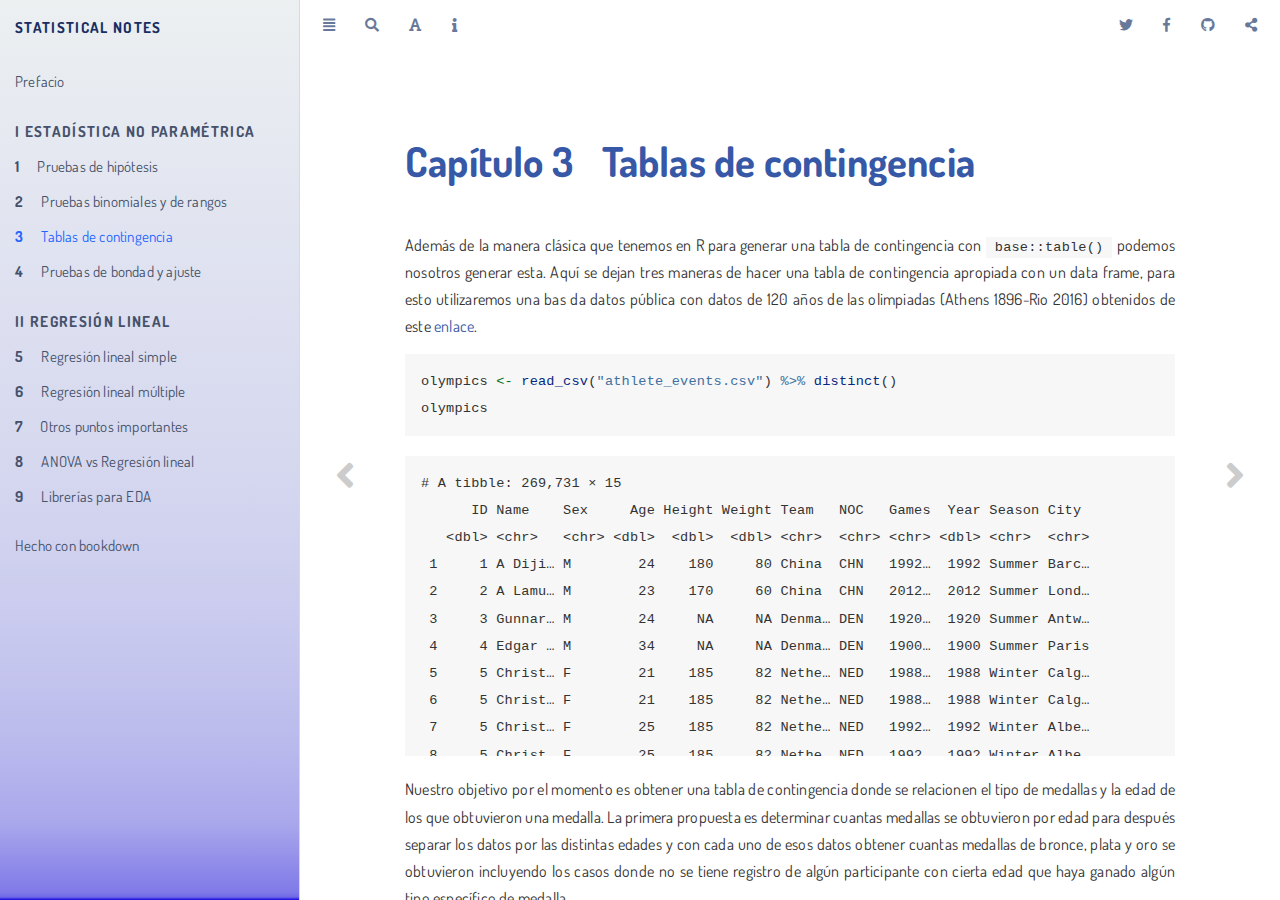
<file: docs/tablas-de-contingencia.html>
<!DOCTYPE html>
<html lang="" xml:lang="">
<head>

  <meta charset="utf-8" />
  <meta http-equiv="X-UA-Compatible" content="IE=edge" />
  <title>Capítulo 3 Tablas de contingencia | Statistical Notes</title>
  <meta name="description" content="Notas sobre temas relacionados a la estadística" />
  <meta name="generator" content="bookdown 0.21.6 and GitBook 2.6.7" />

  <meta property="og:title" content="Capítulo 3 Tablas de contingencia | Statistical Notes" />
  <meta property="og:type" content="book" />
  <meta property="og:url" content="https://carlosfernandovg.github.io/StatisticalNotes/" />
  
  <meta property="og:description" content="Notas sobre temas relacionados a la estadística" />
  <meta name="github-repo" content="CarlosFernandoVG/StatisticalNotes" />

  <meta name="twitter:card" content="summary" />
  <meta name="twitter:title" content="Capítulo 3 Tablas de contingencia | Statistical Notes" />
  
  <meta name="twitter:description" content="Notas sobre temas relacionados a la estadística" />
  

<meta name="author" content="Carlos Fernando Vásquez Guerra" />



  <meta name="viewport" content="width=device-width, initial-scale=1" />
  <meta name="apple-mobile-web-app-capable" content="yes" />
  <meta name="apple-mobile-web-app-status-bar-style" content="black" />
  
  
<link rel="prev" href="pruebas-binomiales-y-de-rangos.html"/>
<link rel="next" href="pruebas-de-bondad-y-ajuste.html"/>
<script src="libs/header-attrs-2.7.3/header-attrs.js"></script>
<script src="libs/jquery-3.5.1/jquery.min.js"></script>
<link href="libs/gitbook-2.6.7/css/style.css" rel="stylesheet" />
<link href="libs/gitbook-2.6.7/css/plugin-table.css" rel="stylesheet" />
<link href="libs/gitbook-2.6.7/css/plugin-bookdown.css" rel="stylesheet" />
<link href="libs/gitbook-2.6.7/css/plugin-highlight.css" rel="stylesheet" />
<link href="libs/gitbook-2.6.7/css/plugin-search.css" rel="stylesheet" />
<link href="libs/gitbook-2.6.7/css/plugin-fontsettings.css" rel="stylesheet" />
<link href="libs/gitbook-2.6.7/css/plugin-clipboard.css" rel="stylesheet" />









<link href="libs/anchor-sections-1.0.1/anchor-sections.css" rel="stylesheet" />
<script src="libs/anchor-sections-1.0.1/anchor-sections.js"></script>
<link href="libs/font-awesome-5.1.0/css/all.css" rel="stylesheet" />
<link href="libs/font-awesome-5.1.0/css/v4-shims.css" rel="stylesheet" />
<script src="libs/htmlwidgets-1.5.3/htmlwidgets.js"></script>
<script src="libs/plotly-binding-4.9.3/plotly.js"></script>
<script src="libs/typedarray-0.1/typedarray.min.js"></script>
<link href="libs/crosstalk-1.1.1/css/crosstalk.css" rel="stylesheet" />
<script src="libs/crosstalk-1.1.1/js/crosstalk.min.js"></script>
<link href="libs/plotly-htmlwidgets-css-1.57.1/plotly-htmlwidgets.css" rel="stylesheet" />
<script src="libs/plotly-main-1.57.1/plotly-latest.min.js"></script>
<script src="libs/kePrint-0.0.1/kePrint.js"></script>
<link href="libs/lightable-0.0.1/lightable.css" rel="stylesheet" />
<link href="libs/bsTable-3.3.7/bootstrapTable.min.css" rel="stylesheet" />
<script src="libs/bsTable-3.3.7/bootstrapTable.js"></script>


<style type="text/css">
pre > code.sourceCode { white-space: pre; position: relative; }
pre > code.sourceCode > span { display: inline-block; line-height: 1.25; }
pre > code.sourceCode > span:empty { height: 1.2em; }
.sourceCode { overflow: visible; }
code.sourceCode > span { color: inherit; text-decoration: inherit; }
pre.sourceCode { margin: 0; }
@media screen {
div.sourceCode { overflow: auto; }
}
@media print {
pre > code.sourceCode { white-space: pre-wrap; }
pre > code.sourceCode > span { text-indent: -5em; padding-left: 5em; }
}
pre.numberSource code
  { counter-reset: source-line 0; }
pre.numberSource code > span
  { position: relative; left: -4em; counter-increment: source-line; }
pre.numberSource code > span > a:first-child::before
  { content: counter(source-line);
    position: relative; left: -1em; text-align: right; vertical-align: baseline;
    border: none; display: inline-block;
    -webkit-touch-callout: none; -webkit-user-select: none;
    -khtml-user-select: none; -moz-user-select: none;
    -ms-user-select: none; user-select: none;
    padding: 0 4px; width: 4em;
    color: #aaaaaa;
  }
pre.numberSource { margin-left: 3em; border-left: 1px solid #aaaaaa;  padding-left: 4px; }
div.sourceCode
  {   }
@media screen {
pre > code.sourceCode > span > a:first-child::before { text-decoration: underline; }
}
code span.al { color: #ff0000; font-weight: bold; } /* Alert */
code span.an { color: #60a0b0; font-weight: bold; font-style: italic; } /* Annotation */
code span.at { color: #7d9029; } /* Attribute */
code span.bn { color: #40a070; } /* BaseN */
code span.bu { } /* BuiltIn */
code span.cf { color: #007020; font-weight: bold; } /* ControlFlow */
code span.ch { color: #4070a0; } /* Char */
code span.cn { color: #880000; } /* Constant */
code span.co { color: #60a0b0; font-style: italic; } /* Comment */
code span.cv { color: #60a0b0; font-weight: bold; font-style: italic; } /* CommentVar */
code span.do { color: #ba2121; font-style: italic; } /* Documentation */
code span.dt { color: #902000; } /* DataType */
code span.dv { color: #40a070; } /* DecVal */
code span.er { color: #ff0000; font-weight: bold; } /* Error */
code span.ex { } /* Extension */
code span.fl { color: #40a070; } /* Float */
code span.fu { color: #06287e; } /* Function */
code span.im { } /* Import */
code span.in { color: #60a0b0; font-weight: bold; font-style: italic; } /* Information */
code span.kw { color: #007020; font-weight: bold; } /* Keyword */
code span.op { color: #666666; } /* Operator */
code span.ot { color: #007020; } /* Other */
code span.pp { color: #bc7a00; } /* Preprocessor */
code span.sc { color: #4070a0; } /* SpecialChar */
code span.ss { color: #bb6688; } /* SpecialString */
code span.st { color: #4070a0; } /* String */
code span.va { color: #19177c; } /* Variable */
code span.vs { color: #4070a0; } /* VerbatimString */
code span.wa { color: #60a0b0; font-weight: bold; font-style: italic; } /* Warning */
</style>

<style type="text/css">
/* Used with Pandoc 2.11+ new --citeproc when CSL is used */
div.csl-bib-body { }
div.csl-entry {
  clear: both;
}
.hanging div.csl-entry {
  margin-left:2em;
  text-indent:-2em;
}
div.csl-left-margin {
  min-width:2em;
  float:left;
}
div.csl-right-inline {
  margin-left:2em;
  padding-left:1em;
}
div.csl-indent {
  margin-left: 2em;
}
</style>

<link rel="stylesheet" href="styles.css" type="text/css" />
</head>

<body>



  <div class="book without-animation with-summary font-size-2 font-family-1" data-basepath=".">

    <div class="book-summary">
      <nav role="navigation">

<ul class="summary">
<li><a href="./">Statistical Notes</a></li>

<li class="divider"></li>
<li class="chapter" data-level="" data-path="index.html"><a href="index.html"><i class="fa fa-check"></i>Prefacio</a>
<ul>
<li class="chapter" data-level="" data-path="index.html"><a href="index.html#objetivos"><i class="fa fa-check"></i>Objetivos</a></li>
<li class="chapter" data-level="" data-path="index.html"><a href="index.html#estructura"><i class="fa fa-check"></i>Estructura</a></li>
<li class="chapter" data-level="" data-path="index.html"><a href="index.html#detalles-técnicos"><i class="fa fa-check"></i>Detalles técnicos</a></li>
<li class="chapter" data-level="" data-path="index.html"><a href="index.html#licencia"><i class="fa fa-check"></i>Licencia</a></li>
</ul></li>
<li class="part"><span><b>I Estadística no paramétrica</b></span></li>
<li class="chapter" data-level="1" data-path="pruebas-de-hipótesis.html"><a href="pruebas-de-hipótesis.html"><i class="fa fa-check"></i><b>1</b> Pruebas de hipótesis</a>
<ul>
<li class="chapter" data-level="1.1" data-path="pruebas-de-hipótesis.html"><a href="pruebas-de-hipótesis.html#qué-es-una-prueba-de-hipótesis"><i class="fa fa-check"></i><b>1.1</b> ¿Qué es una Prueba de Hipótesis?</a></li>
<li class="chapter" data-level="1.2" data-path="pruebas-de-hipótesis.html"><a href="pruebas-de-hipótesis.html#dos-tipos-de-hipótesis"><i class="fa fa-check"></i><b>1.2</b> Dos tipos de hipótesis</a></li>
<li class="chapter" data-level="1.3" data-path="pruebas-de-hipótesis.html"><a href="pruebas-de-hipótesis.html#significancia-y-confianza"><i class="fa fa-check"></i><b>1.3</b> Significancia y confianza</a></li>
<li class="chapter" data-level="1.4" data-path="pruebas-de-hipótesis.html"><a href="pruebas-de-hipótesis.html#rechazar-h_0"><i class="fa fa-check"></i><b>1.4</b> Rechazar <span class="math inline">\(H_0\)</span></a></li>
<li class="chapter" data-level="1.5" data-path="pruebas-de-hipótesis.html"><a href="pruebas-de-hipótesis.html#tipos-de-pruebas"><i class="fa fa-check"></i><b>1.5</b> Tipos de pruebas</a></li>
<li class="chapter" data-level="1.6" data-path="pruebas-de-hipótesis.html"><a href="pruebas-de-hipótesis.html#p-value"><i class="fa fa-check"></i><b>1.6</b> <span class="math inline">\(P-value\)</span></a></li>
<li class="chapter" data-level="1.7" data-path="pruebas-de-hipótesis.html"><a href="pruebas-de-hipótesis.html#algunos-puntos-a-recordar"><i class="fa fa-check"></i><b>1.7</b> Algunos puntos a recordar</a></li>
</ul></li>
<li class="chapter" data-level="2" data-path="pruebas-binomiales-y-de-rangos.html"><a href="pruebas-binomiales-y-de-rangos.html"><i class="fa fa-check"></i><b>2</b> Pruebas binomiales y de rangos</a></li>
<li class="chapter" data-level="3" data-path="tablas-de-contingencia.html"><a href="tablas-de-contingencia.html"><i class="fa fa-check"></i><b>3</b> Tablas de contingencia</a></li>
<li class="chapter" data-level="4" data-path="pruebas-de-bondad-y-ajuste.html"><a href="pruebas-de-bondad-y-ajuste.html"><i class="fa fa-check"></i><b>4</b> Pruebas de bondad y ajuste</a>
<ul>
<li class="chapter" data-level="4.1" data-path="pruebas-de-bondad-y-ajuste.html"><a href="pruebas-de-bondad-y-ajuste.html#funciones-de-distribución-comunes-y-técnicas-de-identificación"><i class="fa fa-check"></i><b>4.1</b> Funciones de distribución comunes y técnicas de identificación</a></li>
<li class="chapter" data-level="4.2" data-path="pruebas-de-bondad-y-ajuste.html"><a href="pruebas-de-bondad-y-ajuste.html#programación-y-evaluación"><i class="fa fa-check"></i><b>4.2</b> Programación y evaluación</a></li>
<li class="chapter" data-level="4.3" data-path="pruebas-de-bondad-y-ajuste.html"><a href="pruebas-de-bondad-y-ajuste.html#comparación-de-pruebas"><i class="fa fa-check"></i><b>4.3</b> Comparación de pruebas</a></li>
<li class="chapter" data-level="4.4" data-path="pruebas-de-bondad-y-ajuste.html"><a href="pruebas-de-bondad-y-ajuste.html#el-caso-de-la-normal"><i class="fa fa-check"></i><b>4.4</b> El caso de la normal</a></li>
</ul></li>
<li class="part"><span><b>II Regresión lineal</b></span></li>
<li class="chapter" data-level="5" data-path="regresión-lineal-simple.html"><a href="regresión-lineal-simple.html"><i class="fa fa-check"></i><b>5</b> Regresión lineal simple</a>
<ul>
<li class="chapter" data-level="5.1" data-path="regresión-lineal-simple.html"><a href="regresión-lineal-simple.html#correlación-y-linearidad"><i class="fa fa-check"></i><b>5.1</b> Correlación y linearidad</a></li>
<li class="chapter" data-level="5.2" data-path="regresión-lineal-simple.html"><a href="regresión-lineal-simple.html#variables-categóricas"><i class="fa fa-check"></i><b>5.2</b> Variables categóricas</a></li>
<li class="chapter" data-level="5.3" data-path="regresión-lineal-simple.html"><a href="regresión-lineal-simple.html#paquetes-y-funciones-útiles"><i class="fa fa-check"></i><b>5.3</b> Paquetes y funciones útiles</a>
<ul>
<li class="chapter" data-level="5.3.1" data-path="regresión-lineal-simple.html"><a href="regresión-lineal-simple.html#correlación"><i class="fa fa-check"></i><b>5.3.1</b> Correlación</a></li>
<li class="chapter" data-level="5.3.2" data-path="regresión-lineal-simple.html"><a href="regresión-lineal-simple.html#regresión"><i class="fa fa-check"></i><b>5.3.2</b> Regresión</a></li>
<li class="chapter" data-level="5.3.3" data-path="regresión-lineal-simple.html"><a href="regresión-lineal-simple.html#tidymodelsbroom"><i class="fa fa-check"></i><b>5.3.3</b> TidyModels::Broom</a></li>
</ul></li>
<li class="chapter" data-level="5.4" data-path="regresión-lineal-simple.html"><a href="regresión-lineal-simple.html#ejemplo"><i class="fa fa-check"></i><b>5.4</b> Ejemplo</a></li>
<li class="chapter" data-level="5.5" data-path="regresión-lineal-simple.html"><a href="regresión-lineal-simple.html#otros-puntos-importantes"><i class="fa fa-check"></i><b>5.5</b> Otros puntos importantes</a></li>
</ul></li>
<li class="chapter" data-level="6" data-path="regresión-lineal-múltiple.html"><a href="regresión-lineal-múltiple.html"><i class="fa fa-check"></i><b>6</b> Regresión lineal múltiple</a>
<ul>
<li class="chapter" data-level="6.1" data-path="regresión-lineal-múltiple.html"><a href="regresión-lineal-múltiple.html#pruebas-de-hipótesis-y-anova-e-intervalos"><i class="fa fa-check"></i><b>6.1</b> Pruebas de hipótesis y ANOVA e intervalos</a></li>
<li class="chapter" data-level="6.2" data-path="regresión-lineal-múltiple.html"><a href="regresión-lineal-múltiple.html#interacción-y-selección-de-variables"><i class="fa fa-check"></i><b>6.2</b> Interacción y selección de variables</a></li>
<li class="chapter" data-level="6.3" data-path="regresión-lineal-múltiple.html"><a href="regresión-lineal-múltiple.html#supuestos-y-problemas-potenciales"><i class="fa fa-check"></i><b>6.3</b> Supuestos y problemas potenciales</a>
<ul>
<li class="chapter" data-level="6.3.1" data-path="regresión-lineal-múltiple.html"><a href="regresión-lineal-múltiple.html#transformaciones"><i class="fa fa-check"></i><b>6.3.1</b> +Transformaciones</a></li>
<li class="chapter" data-level="6.3.2" data-path="regresión-lineal-múltiple.html"><a href="regresión-lineal-múltiple.html#interpretaciones"><i class="fa fa-check"></i><b>6.3.2</b> Interpretaciones</a></li>
<li class="chapter" data-level="6.3.3" data-path="regresión-lineal-múltiple.html"><a href="regresión-lineal-múltiple.html#validación"><i class="fa fa-check"></i><b>6.3.3</b> Validación</a></li>
</ul></li>
<li class="chapter" data-level="6.4" data-path="regresión-lineal-múltiple.html"><a href="regresión-lineal-múltiple.html#predicción"><i class="fa fa-check"></i><b>6.4</b> Predicción</a></li>
</ul></li>
<li class="chapter" data-level="7" data-path="otros-puntos-importantes-1.html"><a href="otros-puntos-importantes-1.html"><i class="fa fa-check"></i><b>7</b> Otros puntos importantes</a>
<ul>
<li class="chapter" data-level="7.1" data-path="otros-puntos-importantes-1.html"><a href="otros-puntos-importantes-1.html#comparación-de-modelos"><i class="fa fa-check"></i><b>7.1</b> Comparación de modelos</a>
<ul>
<li class="chapter" data-level="7.1.1" data-path="otros-puntos-importantes-1.html"><a href="otros-puntos-importantes-1.html#r2"><i class="fa fa-check"></i><b>7.1.1</b> R^2</a></li>
</ul></li>
<li class="chapter" data-level="7.2" data-path="otros-puntos-importantes-1.html"><a href="otros-puntos-importantes-1.html#análisis-de-valores-influyentes"><i class="fa fa-check"></i><b>7.2</b> Análisis de valores influyentes</a>
<ul>
<li class="chapter" data-level="7.2.1" data-path="otros-puntos-importantes-1.html"><a href="otros-puntos-importantes-1.html#outliers"><i class="fa fa-check"></i><b>7.2.1</b> Outliers</a></li>
<li class="chapter" data-level="7.2.2" data-path="otros-puntos-importantes-1.html"><a href="otros-puntos-importantes-1.html#valores-con-alto-apalancamiento"><i class="fa fa-check"></i><b>7.2.2</b> Valores con alto “apalancamiento”</a></li>
</ul></li>
</ul></li>
<li class="chapter" data-level="8" data-path="anova-vs-regresión-lineal.html"><a href="anova-vs-regresión-lineal.html"><i class="fa fa-check"></i><b>8</b> ANOVA vs Regresión lineal</a></li>
<li class="chapter" data-level="9" data-path="librerías-para-eda.html"><a href="librerías-para-eda.html"><i class="fa fa-check"></i><b>9</b> Librerías para EDA</a></li>
<li class="divider"></li>
<li><a href="https://bookdown.org" target="_blank">Hecho con bookdown</a></li>

</ul>

      </nav>
    </div>

    <div class="book-body">
      <div class="body-inner">
        <div class="book-header" role="navigation">
          <h1>
            <i class="fa fa-circle-o-notch fa-spin"></i><a href="./">Statistical Notes</a>
          </h1>
        </div>

        <div class="page-wrapper" tabindex="-1" role="main">
          <div class="page-inner">

            <section class="normal" id="section-">
<div id="tablas-de-contingencia" class="section level1" number="3">
<h1><span class="header-section-number">Capítulo 3</span> Tablas de contingencia</h1>
<style type="text/css">
pre {
  max-height: 300px;
  overflow-y: auto;
}

pre[class] {
  max-height: 300px;
}
</style>
<p>Además de la manera clásica que tenemos en R para generar una tabla de contingencia con <code>base::table()</code> podemos nosotros generar esta. Aquí se dejan tres maneras de hacer una tabla de contingencia apropiada con un data frame, para esto utilizaremos una bas da datos pública con datos de 120 años de las olimpiadas (Athens 1896-Rio 2016) obtenidos de este <a href="https://www.kaggle.com/heesoo37/120-years-of-olympic-history-athletes-and-results">enlace</a>.</p>
<div class="sourceCode" id="cb7"><pre class="sourceCode r"><code class="sourceCode r"><span id="cb7-1"><a href="tablas-de-contingencia.html#cb7-1" aria-hidden="true" tabindex="-1"></a>olympics <span class="ot">&lt;-</span> <span class="fu">read_csv</span>(<span class="st">&quot;athlete_events.csv&quot;</span>) <span class="sc">%&gt;%</span> <span class="fu">distinct</span>()</span>
<span id="cb7-2"><a href="tablas-de-contingencia.html#cb7-2" aria-hidden="true" tabindex="-1"></a>olympics</span></code></pre></div>
<pre><code># A tibble: 269,731 × 15
      ID Name    Sex     Age Height Weight Team   NOC   Games  Year Season City 
   &lt;dbl&gt; &lt;chr&gt;   &lt;chr&gt; &lt;dbl&gt;  &lt;dbl&gt;  &lt;dbl&gt; &lt;chr&gt;  &lt;chr&gt; &lt;chr&gt; &lt;dbl&gt; &lt;chr&gt;  &lt;chr&gt;
 1     1 A Diji… M        24    180     80 China  CHN   1992…  1992 Summer Barc…
 2     2 A Lamu… M        23    170     60 China  CHN   2012…  2012 Summer Lond…
 3     3 Gunnar… M        24     NA     NA Denma… DEN   1920…  1920 Summer Antw…
 4     4 Edgar … M        34     NA     NA Denma… DEN   1900…  1900 Summer Paris
 5     5 Christ… F        21    185     82 Nethe… NED   1988…  1988 Winter Calg…
 6     5 Christ… F        21    185     82 Nethe… NED   1988…  1988 Winter Calg…
 7     5 Christ… F        25    185     82 Nethe… NED   1992…  1992 Winter Albe…
 8     5 Christ… F        25    185     82 Nethe… NED   1992…  1992 Winter Albe…
 9     5 Christ… F        27    185     82 Nethe… NED   1994…  1994 Winter Lill…
10     5 Christ… F        27    185     82 Nethe… NED   1994…  1994 Winter Lill…
# … with 269,721 more rows, and 3 more variables: Sport &lt;chr&gt;, Event &lt;chr&gt;,
#   Medal &lt;chr&gt;</code></pre>
<p>Nuestro objetivo por el momento es obtener una tabla de contingencia donde se relacionen el tipo de medallas y la edad de los que obtuvieron una medalla. La primera propuesta es determinar cuantas medallas se obtuvieron por edad para después separar los datos por las distintas edades y con cada uno de esos datos obtener cuantas medallas de bronce, plata y oro se obtuvieron incluyendo los casos donde no se tiene registro de algún participante con cierta edad que haya ganado algún tipo específico de medalla.</p>
<div class="sourceCode" id="cb9"><pre class="sourceCode r"><code class="sourceCode r"><span id="cb9-1"><a href="tablas-de-contingencia.html#cb9-1" aria-hidden="true" tabindex="-1"></a>get_n <span class="ot">&lt;-</span> <span class="cf">function</span>(df, Medalla){</span>
<span id="cb9-2"><a href="tablas-de-contingencia.html#cb9-2" aria-hidden="true" tabindex="-1"></a>  nu <span class="ot">&lt;-</span> df <span class="sc">%&gt;%</span> <span class="fu">filter</span>(Medal <span class="sc">==</span> Medalla)</span>
<span id="cb9-3"><a href="tablas-de-contingencia.html#cb9-3" aria-hidden="true" tabindex="-1"></a>  <span class="cf">if</span>(<span class="fu">dim</span>(nu)[<span class="dv">1</span>] <span class="sc">==</span> <span class="dv">0</span>){</span>
<span id="cb9-4"><a href="tablas-de-contingencia.html#cb9-4" aria-hidden="true" tabindex="-1"></a>    <span class="fu">return</span>(<span class="fu">integer</span>(<span class="dv">1</span>))</span>
<span id="cb9-5"><a href="tablas-de-contingencia.html#cb9-5" aria-hidden="true" tabindex="-1"></a>  }<span class="cf">else</span>{</span>
<span id="cb9-6"><a href="tablas-de-contingencia.html#cb9-6" aria-hidden="true" tabindex="-1"></a>    <span class="fu">return</span>(nu<span class="sc">$</span>n)</span>
<span id="cb9-7"><a href="tablas-de-contingencia.html#cb9-7" aria-hidden="true" tabindex="-1"></a>  }</span>
<span id="cb9-8"><a href="tablas-de-contingencia.html#cb9-8" aria-hidden="true" tabindex="-1"></a>}</span>
<span id="cb9-9"><a href="tablas-de-contingencia.html#cb9-9" aria-hidden="true" tabindex="-1"></a></span>
<span id="cb9-10"><a href="tablas-de-contingencia.html#cb9-10" aria-hidden="true" tabindex="-1"></a>medals_by_age <span class="ot">&lt;-</span> olympics <span class="sc">%&gt;%</span> <span class="fu">filter</span>(<span class="sc">!</span><span class="fu">is.na</span>(Medal) <span class="sc">&amp;</span> <span class="sc">!</span><span class="fu">is.na</span>(Age)) <span class="sc">%&gt;%</span> </span>
<span id="cb9-11"><a href="tablas-de-contingencia.html#cb9-11" aria-hidden="true" tabindex="-1"></a>  <span class="fu">group_by</span>(Age) <span class="sc">%&gt;%</span> <span class="fu">count</span>(Medal) <span class="sc">%&gt;%</span></span>
<span id="cb9-12"><a href="tablas-de-contingencia.html#cb9-12" aria-hidden="true" tabindex="-1"></a>  <span class="fu">nest</span>() <span class="sc">%&gt;%</span> </span>
<span id="cb9-13"><a href="tablas-de-contingencia.html#cb9-13" aria-hidden="true" tabindex="-1"></a>  <span class="fu">mutate</span>(<span class="at">Bronze =</span> <span class="fu">map_int</span>(data, <span class="sc">~</span><span class="fu">get_n</span>(.x,<span class="st">&quot;Bronze&quot;</span>)), </span>
<span id="cb9-14"><a href="tablas-de-contingencia.html#cb9-14" aria-hidden="true" tabindex="-1"></a>         <span class="at">Silver =</span> <span class="fu">map_int</span>(data, <span class="sc">~</span><span class="fu">get_n</span>(.x,<span class="st">&quot;Silver&quot;</span>)),</span>
<span id="cb9-15"><a href="tablas-de-contingencia.html#cb9-15" aria-hidden="true" tabindex="-1"></a>         <span class="at">Gold =</span> <span class="fu">map_int</span>(data, <span class="sc">~</span><span class="fu">get_n</span>(.x,<span class="st">&quot;Gold&quot;</span>))) <span class="sc">%&gt;%</span> </span>
<span id="cb9-16"><a href="tablas-de-contingencia.html#cb9-16" aria-hidden="true" tabindex="-1"></a>  dplyr<span class="sc">::</span><span class="fu">select</span>(<span class="sc">-</span>data)</span>
<span id="cb9-17"><a href="tablas-de-contingencia.html#cb9-17" aria-hidden="true" tabindex="-1"></a></span>
<span id="cb9-18"><a href="tablas-de-contingencia.html#cb9-18" aria-hidden="true" tabindex="-1"></a>medals_by_age</span></code></pre></div>
<pre><code># A tibble: 61 × 4
# Groups:   Age [61]
     Age Bronze Silver  Gold
   &lt;dbl&gt;  &lt;int&gt;  &lt;int&gt; &lt;int&gt;
 1    10      1      0     0
 2    11      0      1     0
 3    12      3      3     0
 4    13      2      7     7
 5    14     18     30    27
 6    15     54     67    75
 7    16    105    129   116
 8    17    172    163   199
 9    18    286    294   280
10    19    469    441   459
# … with 51 more rows</code></pre>
<p>En la siguiente propuesta se obtendrá el resultado anterior de una manera sencilla, así que primero se muestra antes de crear la tabla de contingencia.</p>
<div class="sourceCode" id="cb11"><pre class="sourceCode r"><code class="sourceCode r"><span id="cb11-1"><a href="tablas-de-contingencia.html#cb11-1" aria-hidden="true" tabindex="-1"></a>medals_by_age <span class="ot">&lt;-</span> olympics <span class="sc">%&gt;%</span> <span class="fu">filter</span>(<span class="sc">!</span><span class="fu">is.na</span>(Medal) <span class="sc">&amp;</span> <span class="sc">!</span><span class="fu">is.na</span>(Age)) <span class="sc">%&gt;%</span></span>
<span id="cb11-2"><a href="tablas-de-contingencia.html#cb11-2" aria-hidden="true" tabindex="-1"></a>  <span class="fu">group_by</span>(Age, Medal) <span class="sc">%&gt;%</span></span>
<span id="cb11-3"><a href="tablas-de-contingencia.html#cb11-3" aria-hidden="true" tabindex="-1"></a>  <span class="fu">tally</span>() <span class="sc">%&gt;%</span> </span>
<span id="cb11-4"><a href="tablas-de-contingencia.html#cb11-4" aria-hidden="true" tabindex="-1"></a>  <span class="fu">spread</span>(Medal, n, <span class="at">fill =</span> <span class="dv">0</span>)</span>
<span id="cb11-5"><a href="tablas-de-contingencia.html#cb11-5" aria-hidden="true" tabindex="-1"></a></span>
<span id="cb11-6"><a href="tablas-de-contingencia.html#cb11-6" aria-hidden="true" tabindex="-1"></a>medals_by_age</span></code></pre></div>
<pre><code># A tibble: 61 × 4
# Groups:   Age [61]
     Age Bronze  Gold Silver
   &lt;dbl&gt;  &lt;dbl&gt; &lt;dbl&gt;  &lt;dbl&gt;
 1    10      1     0      0
 2    11      0     0      1
 3    12      3     0      3
 4    13      2     7      7
 5    14     18    27     30
 6    15     54    75     67
 7    16    105   116    129
 8    17    172   199    163
 9    18    286   280    294
10    19    469   459    441
# … with 51 more rows</code></pre>
<p>Ya con este resultado, es sencillo crear nuestra tabla de contingencia</p>
<div class="sourceCode" id="cb13"><pre class="sourceCode r"><code class="sourceCode r"><span id="cb13-1"><a href="tablas-de-contingencia.html#cb13-1" aria-hidden="true" tabindex="-1"></a>table_medals <span class="ot">&lt;-</span> <span class="fu">matrix</span>(<span class="fu">c</span>(medals_by_age<span class="sc">$</span>Bronze, medals_by_age<span class="sc">$</span>Silver, medals_by_age<span class="sc">$</span>Gold), </span>
<span id="cb13-2"><a href="tablas-de-contingencia.html#cb13-2" aria-hidden="true" tabindex="-1"></a>                       <span class="at">nrow =</span> <span class="dv">3</span>, <span class="at">byrow =</span> T)</span>
<span id="cb13-3"><a href="tablas-de-contingencia.html#cb13-3" aria-hidden="true" tabindex="-1"></a><span class="fu">colnames</span>(table_medals) <span class="ot">&lt;-</span> medals_by_age<span class="sc">$</span>Age</span>
<span id="cb13-4"><a href="tablas-de-contingencia.html#cb13-4" aria-hidden="true" tabindex="-1"></a><span class="fu">rownames</span>(table_medals) <span class="ot">&lt;-</span> <span class="fu">c</span>(<span class="st">&quot;Bronze&quot;</span>, <span class="st">&quot;Silver&quot;</span>, <span class="st">&quot;Gold&quot;</span>)</span>
<span id="cb13-5"><a href="tablas-de-contingencia.html#cb13-5" aria-hidden="true" tabindex="-1"></a>table_medals</span></code></pre></div>
<pre><code>       10 11 12 13 14 15  16  17  18  19  20  21   22   23   24   25   26  27
Bronze  1  0  3  2 18 54 105 172 286 469 692 899 1081 1116 1106 1045 1001 890
Silver  0  1  3  7 30 67 129 163 294 441 638 860  982 1142 1048 1023  947 937
Gold    0  0  0  7 27 75 116 199 280 459 674 925 1096 1136 1135 1056  976 863
        28  29  30  31  32  33  34  35  36  37 38 39 40 41 42 43 44 45 46 47 48
Bronze 747 704 523 424 307 236 217 153 115 103 75 62 63 47 41 37 34 28 26 17 16
Silver 785 588 549 425 347 264 205 156 135  93 81 61 66 51 38 32 44 27 28 13 15
Gold   802 649 527 400 357 292 217 176 133  81 89 65 74 43 42 32 38 20 24 24 21
       49 50 51 52 53 54 55 56 57 58 59 60 61 63 64 65 66 68 69 71 72 73
Bronze 19  8 11 15  5  4  5  4  4  3  1  2  2  3  1  1  0  0  1  1  1  0
Silver 15 13  7  8  8  7  7  6  1  6  3  6  4  2  0  0  2  2  1  1  1  1
Gold   15 12  4 12  6 15  1 10  2  3  2  4  0  4  2  0  0  0  0  0  0  0</code></pre>
<p>Lo anterior puede ser obtenido con la función <code>tabyl()</code>. Esta función nos permitirá crear tablas de conteo a partir de una data frame con mencionar las variables que deseamos; se recomienda leer el siguiente <a href="https://cran.r-project.org/web/packages/janitor/vignettes/tabyls.html">vingette</a> para obtener más información; además de revisar el paquete <a href="https://github.com/sfirke/janitor">janitor</a> del cual proviene dicha función.</p>
<div class="sourceCode" id="cb15"><pre class="sourceCode r"><code class="sourceCode r"><span id="cb15-1"><a href="tablas-de-contingencia.html#cb15-1" aria-hidden="true" tabindex="-1"></a>table_medals_efficent <span class="ot">&lt;-</span> olympics <span class="sc">%&gt;%</span> <span class="fu">filter</span>(<span class="sc">!</span><span class="fu">is.na</span>(Medal) <span class="sc">&amp;</span> <span class="sc">!</span><span class="fu">is.na</span>(Age)) <span class="sc">%&gt;%</span> </span>
<span id="cb15-2"><a href="tablas-de-contingencia.html#cb15-2" aria-hidden="true" tabindex="-1"></a>  <span class="fu">tabyl</span>(Medal, Age)</span>
<span id="cb15-3"><a href="tablas-de-contingencia.html#cb15-3" aria-hidden="true" tabindex="-1"></a>table_medals_efficent</span></code></pre></div>
<pre><code>  Medal 10 11 12 13 14 15  16  17  18  19  20  21   22   23   24   25   26  27
 Bronze  1  0  3  2 18 54 105 172 286 469 692 899 1081 1116 1106 1045 1001 890
   Gold  0  0  0  7 27 75 116 199 280 459 674 925 1096 1136 1135 1056  976 863
 Silver  0  1  3  7 30 67 129 163 294 441 638 860  982 1142 1048 1023  947 937
  28  29  30  31  32  33  34  35  36  37 38 39 40 41 42 43 44 45 46 47 48 49 50
 747 704 523 424 307 236 217 153 115 103 75 62 63 47 41 37 34 28 26 17 16 19  8
 802 649 527 400 357 292 217 176 133  81 89 65 74 43 42 32 38 20 24 24 21 15 12
 785 588 549 425 347 264 205 156 135  93 81 61 66 51 38 32 44 27 28 13 15 15 13
 51 52 53 54 55 56 57 58 59 60 61 63 64 65 66 68 69 71 72 73
 11 15  5  4  5  4  4  3  1  2  2  3  1  1  0  0  1  1  1  0
  4 12  6 15  1 10  2  3  2  4  0  4  2  0  0  0  0  0  0  0
  7  8  8  7  7  6  1  6  3  6  4  2  0  0  2  2  1  1  1  1</code></pre>
<p>Con esta tabla, ya podemos realizar una prueba <span class="math inline">\(\chi^2\)</span>. ¿Que se interpreta del siguiente resultado? ¿Necesitaríamos modificar algo en la tabla anterior para tener una mayor confianza de los resultados?</p>
<div class="sourceCode" id="cb17"><pre class="sourceCode r"><code class="sourceCode r"><span id="cb17-1"><a href="tablas-de-contingencia.html#cb17-1" aria-hidden="true" tabindex="-1"></a><span class="fu">chisq.test</span>(table_medals_efficent)</span></code></pre></div>
<pre><code>
    Pearson&#39;s Chi-squared test

data:  table_medals_efficent
X-squared = 132.57, df = 120, p-value = 0.204</code></pre>
</div>
            </section>

          </div>
        </div>
      </div>
<a href="pruebas-binomiales-y-de-rangos.html" class="navigation navigation-prev " aria-label="Previous page"><i class="fa fa-angle-left"></i></a>
<a href="pruebas-de-bondad-y-ajuste.html" class="navigation navigation-next " aria-label="Next page"><i class="fa fa-angle-right"></i></a>
    </div>
  </div>
<script src="libs/gitbook-2.6.7/js/app.min.js"></script>
<script src="libs/gitbook-2.6.7/js/lunr.js"></script>
<script src="libs/gitbook-2.6.7/js/clipboard.min.js"></script>
<script src="libs/gitbook-2.6.7/js/plugin-search.js"></script>
<script src="libs/gitbook-2.6.7/js/plugin-sharing.js"></script>
<script src="libs/gitbook-2.6.7/js/plugin-fontsettings.js"></script>
<script src="libs/gitbook-2.6.7/js/plugin-bookdown.js"></script>
<script src="libs/gitbook-2.6.7/js/jquery.highlight.js"></script>
<script src="libs/gitbook-2.6.7/js/plugin-clipboard.js"></script>
<script>
gitbook.require(["gitbook"], function(gitbook) {
gitbook.start({
"sharing": {
"github": true,
"facebook": true,
"twitter": true,
"linkedin": false,
"weibo": false,
"instapaper": false,
"vk": false,
"all": ["facebook", "twitter", "github", "linkedin", "weibo", "instapaper"]
},
"fontsettings": {
"theme": "white",
"family": "sans",
"size": 2
},
"edit": {
"link": null,
"text": null
},
"history": {
"link": null,
"text": null
},
"view": {
"link": null,
"text": null
},
"download": null,
"toc": {
"collapse": "section"
}
});
});
</script>

<!-- dynamically load mathjax for compatibility with self-contained -->
<script>
  (function () {
    var script = document.createElement("script");
    script.type = "text/javascript";
    var src = "true";
    if (src === "" || src === "true") src = "https://mathjax.rstudio.com/latest/MathJax.js?config=TeX-MML-AM_CHTML";
    if (location.protocol !== "file:")
      if (/^https?:/.test(src))
        src = src.replace(/^https?:/, '');
    script.src = src;
    document.getElementsByTagName("head")[0].appendChild(script);
  })();
</script>
</body>

</html>
</file>
<file: docs/libs/gitbook-2.6.7/css/plugin-table.css>
.book .book-body .page-wrapper .page-inner section.normal table{display:table;width:100%;border-collapse:collapse;border-spacing:0;overflow:auto}.book .book-body .page-wrapper .page-inner section.normal table td,.book .book-body .page-wrapper .page-inner section.normal table th{padding:6px 13px;border:1px solid #ddd}.book .book-body .page-wrapper .page-inner section.normal table tr{background-color:#fff;border-top:1px solid #ccc}.book .book-body .page-wrapper .page-inner section.normal table tr:nth-child(2n){background-color:#f8f8f8}.book .book-body .page-wrapper .page-inner section.normal table th{font-weight:700}
</file>
<file: docs/libs/gitbook-2.6.7/css/plugin-bookdown.css>
.book .book-header h1 {
  padding-left: 20px;
  padding-right: 20px;
}
.book .book-header.fixed {
  position: fixed;
  right: 0;
  top: 0;
  left: 0;
  border-bottom: 1px solid rgba(0,0,0,.07);
}
span.search-highlight {
  background-color: #ffff88;
}
@media (min-width: 600px) {
  .book.with-summary .book-header.fixed {
    left: 300px;
  }
}
@media (max-width: 1240px) {
  .book .book-body.fixed {
    top: 50px;
  }
  .book .book-body.fixed .body-inner {
    top: auto;
  }
}
@media (max-width: 600px) {
  .book.with-summary .book-header.fixed {
    left: calc(100% - 60px);
    min-width: 300px;
  }
  .book.with-summary .book-body {
    transform: none;
    left: calc(100% - 60px);
    min-width: 300px;
  }
  .book .book-body.fixed {
    top: 0;
  }
}

.book .book-body.fixed .body-inner {
  top: 50px;
}
.book .book-body .page-wrapper .page-inner section.normal sub, .book .book-body .page-wrapper .page-inner section.normal sup {
  font-size: 85%;
}

@media print {
  .book .book-summary, .book .book-body .book-header, .fa {
    display: none !important;
  }
  .book .book-body.fixed {
    left: 0px;
  }
  .book .book-body,.book .book-body .body-inner, .book.with-summary {
    overflow: visible !important;
  }
}
.kable_wrapper {
  border-spacing: 20px 0;
  border-collapse: separate;
  border: none;
  margin: auto;
}
.kable_wrapper > tbody > tr > td {
  vertical-align: top;
}
.book .book-body .page-wrapper .page-inner section.normal table tr.header {
  border-top-width: 2px;
}
.book .book-body .page-wrapper .page-inner section.normal table tr:last-child td {
  border-bottom-width: 2px;
}
.book .book-body .page-wrapper .page-inner section.normal table td, .book .book-body .page-wrapper .page-inner section.normal table th {
  border-left: none;
  border-right: none;
}
.book .book-body .page-wrapper .page-inner section.normal table.kable_wrapper > tbody > tr, .book .book-body .page-wrapper .page-inner section.normal table.kable_wrapper > tbody > tr > td {
  border-top: none;
}
.book .book-body .page-wrapper .page-inner section.normal table.kable_wrapper > tbody > tr:last-child > td {
    border-bottom: none;
}

div.theorem, div.lemma, div.corollary, div.proposition, div.conjecture {
  font-style: italic;
}
span.theorem, span.lemma, span.corollary, span.proposition, span.conjecture {
  font-style: normal;
}
div.proof>*:last-child:after {
  content: "\25a2";
  float: right;
}
.header-section-number {
  padding-right: .5em;
}
</file>
<file: docs/libs/gitbook-2.6.7/css/plugin-highlight.css>
.book .book-body .page-wrapper .page-inner section.normal pre,
.book .book-body .page-wrapper .page-inner section.normal code {
  /* http://jmblog.github.com/color-themes-for-google-code-highlightjs */
  /* Tomorrow Comment */
  /* Tomorrow Red */
  /* Tomorrow Orange */
  /* Tomorrow Yellow */
  /* Tomorrow Green */
  /* Tomorrow Aqua */
  /* Tomorrow Blue */
  /* Tomorrow Purple */
}
.book .book-body .page-wrapper .page-inner section.normal pre .hljs-comment,
.book .book-body .page-wrapper .page-inner section.normal code .hljs-comment,
.book .book-body .page-wrapper .page-inner section.normal pre .hljs-title,
.book .book-body .page-wrapper .page-inner section.normal code .hljs-title {
  color: #8e908c;
}
.book .book-body .page-wrapper .page-inner section.normal pre .hljs-variable,
.book .book-body .page-wrapper .page-inner section.normal code .hljs-variable,
.book .book-body .page-wrapper .page-inner section.normal pre .hljs-attribute,
.book .book-body .page-wrapper .page-inner section.normal code .hljs-attribute,
.book .book-body .page-wrapper .page-inner section.normal pre .hljs-tag,
.book .book-body .page-wrapper .page-inner section.normal code .hljs-tag,
.book .book-body .page-wrapper .page-inner section.normal pre .hljs-regexp,
.book .book-body .page-wrapper .page-inner section.normal code .hljs-regexp,
.book .book-body .page-wrapper .page-inner section.normal pre .ruby .hljs-constant,
.book .book-body .page-wrapper .page-inner section.normal code .ruby .hljs-constant,
.book .book-body .page-wrapper .page-inner section.normal pre .xml .hljs-tag .hljs-title,
.book .book-body .page-wrapper .page-inner section.normal code .xml .hljs-tag .hljs-title,
.book .book-body .page-wrapper .page-inner section.normal pre .xml .hljs-pi,
.book .book-body .page-wrapper .page-inner section.normal code .xml .hljs-pi,
.book .book-body .page-wrapper .page-inner section.normal pre .xml .hljs-doctype,
.book .book-body .page-wrapper .page-inner section.normal code .xml .hljs-doctype,
.book .book-body .page-wrapper .page-inner section.normal pre .html .hljs-doctype,
.book .book-body .page-wrapper .page-inner section.normal code .html .hljs-doctype,
.book .book-body .page-wrapper .page-inner section.normal pre .css .hljs-id,
.book .book-body .page-wrapper .page-inner section.normal code .css .hljs-id,
.book .book-body .page-wrapper .page-inner section.normal pre .css .hljs-class,
.book .book-body .page-wrapper .page-inner section.normal code .css .hljs-class,
.book .book-body .page-wrapper .page-inner section.normal pre .css .hljs-pseudo,
.book .book-body .page-wrapper .page-inner section.normal code .css .hljs-pseudo {
  color: #c82829;
}
.book .book-body .page-wrapper .page-inner section.normal pre .hljs-number,
.book .book-body .page-wrapper .page-inner section.normal code .hljs-number,
.book .book-body .page-wrapper .page-inner section.normal pre .hljs-preprocessor,
.book .book-body .page-wrapper .page-inner section.normal code .hljs-preprocessor,
.book .book-body .page-wrapper .page-inner section.normal pre .hljs-pragma,
.book .book-body .page-wrapper .page-inner section.normal code .hljs-pragma,
.book .book-body .page-wrapper .page-inner section.normal pre .hljs-built_in,
.book .book-body .page-wrapper .page-inner section.normal code .hljs-built_in,
.book .book-body .page-wrapper .page-inner section.normal pre .hljs-literal,
.book .book-body .page-wrapper .page-inner section.normal code .hljs-literal,
.book .book-body .page-wrapper .page-inner section.normal pre .hljs-params,
.book .book-body .page-wrapper .page-inner section.normal code .hljs-params,
.book .book-body .page-wrapper .page-inner section.normal pre .hljs-constant,
.book .book-body .page-wrapper .page-inner section.normal code .hljs-constant {
  color: #f5871f;
}
.book .book-body .page-wrapper .page-inner section.normal pre .ruby .hljs-class .hljs-title,
.book .book-body .page-wrapper .page-inner section.normal code .ruby .hljs-class .hljs-title,
.book .book-body .page-wrapper .page-inner section.normal pre .css .hljs-rules .hljs-attribute,
.book .book-body .page-wrapper .page-inner section.normal code .css .hljs-rules .hljs-attribute {
  color: #eab700;
}
.book .book-body .page-wrapper .page-inner section.normal pre .hljs-string,
.book .book-body .page-wrapper .page-inner section.normal code .hljs-string,
.book .book-body .page-wrapper .page-inner section.normal pre .hljs-value,
.book .book-body .page-wrapper .page-inner section.normal code .hljs-value,
.book .book-body .page-wrapper .page-inner section.normal pre .hljs-inheritance,
.book .book-body .page-wrapper .page-inner section.normal code .hljs-inheritance,
.book .book-body .page-wrapper .page-inner section.normal pre .hljs-header,
.book .book-body .page-wrapper .page-inner section.normal code .hljs-header,
.book .book-body .page-wrapper .page-inner section.normal pre .ruby .hljs-symbol,
.book .book-body .page-wrapper .page-inner section.normal code .ruby .hljs-symbol,
.book .book-body .page-wrapper .page-inner section.normal pre .xml .hljs-cdata,
.book .book-body .page-wrapper .page-inner section.normal code .xml .hljs-cdata {
  color: #718c00;
}
.book .book-body .page-wrapper .page-inner section.normal pre .css .hljs-hexcolor,
.book .book-body .page-wrapper .page-inner section.normal code .css .hljs-hexcolor {
  color: #3e999f;
}
.book .book-body .page-wrapper .page-inner section.normal pre .hljs-function,
.book .book-body .page-wrapper .page-inner section.normal code .hljs-function,
.book .book-body .page-wrapper .page-inner section.normal pre .python .hljs-decorator,
.book .book-body .page-wrapper .page-inner section.normal code .python .hljs-decorator,
.book .book-body .page-wrapper .page-inner section.normal pre .python .hljs-title,
.book .book-body .page-wrapper .page-inner section.normal code .python .hljs-title,
.book .book-body .page-wrapper .page-inner section.normal pre .ruby .hljs-function .hljs-title,
.book .book-body .page-wrapper .page-inner section.normal code .ruby .hljs-function .hljs-title,
.book .book-body .page-wrapper .page-inner section.normal pre .ruby .hljs-title .hljs-keyword,
.book .book-body .page-wrapper .page-inner section.normal code .ruby .hljs-title .hljs-keyword,
.book .book-body .page-wrapper .page-inner section.normal pre .perl .hljs-sub,
.book .book-body .page-wrapper .page-inner section.normal code .perl .hljs-sub,
.book .book-body .page-wrapper .page-inner section.normal pre .javascript .hljs-title,
.book .book-body .page-wrapper .page-inner section.normal code .javascript .hljs-title,
.book .book-body .page-wrapper .page-inner section.normal pre .coffeescript .hljs-title,
.book .book-body .page-wrapper .page-inner section.normal code .coffeescript .hljs-title {
  color: #4271ae;
}
.book .book-body .page-wrapper .page-inner section.normal pre .hljs-keyword,
.book .book-body .page-wrapper .page-inner section.normal code .hljs-keyword,
.book .book-body .page-wrapper .page-inner section.normal pre .javascript .hljs-function,
.book .book-body .page-wrapper .page-inner section.normal code .javascript .hljs-function {
  color: #8959a8;
}
.book .book-body .page-wrapper .page-inner section.normal pre .hljs,
.book .book-body .page-wrapper .page-inner section.normal code .hljs {
  display: block;
  background: white;
  color: #4d4d4c;
  padding: 0.5em;
}
.book .book-body .page-wrapper .page-inner section.normal pre .coffeescript .javascript,
.book .book-body .page-wrapper .page-inner section.normal code .coffeescript .javascript,
.book .book-body .page-wrapper .page-inner section.normal pre .javascript .xml,
.book .book-body .page-wrapper .page-inner section.normal code .javascript .xml,
.book .book-body .page-wrapper .page-inner section.normal pre .tex .hljs-formula,
.book .book-body .page-wrapper .page-inner section.normal code .tex .hljs-formula,
.book .book-body .page-wrapper .page-inner section.normal pre .xml .javascript,
.book .book-body .page-wrapper .page-inner section.normal code .xml .javascript,
.book .book-body .page-wrapper .page-inner section.normal pre .xml .vbscript,
.book .book-body .page-wrapper .page-inner section.normal code .xml .vbscript,
.book .book-body .page-wrapper .page-inner section.normal pre .xml .css,
.book .book-body .page-wrapper .page-inner section.normal code .xml .css,
.book .book-body .page-wrapper .page-inner section.normal pre .xml .hljs-cdata,
.book .book-body .page-wrapper .page-inner section.normal code .xml .hljs-cdata {
  opacity: 0.5;
}
.book.color-theme-1 .book-body .page-wrapper .page-inner section.normal pre,
.book.color-theme-1 .book-body .page-wrapper .page-inner section.normal code {
  /*

Orginal Style from ethanschoonover.com/solarized (c) Jeremy Hull <sourdrums@gmail.com>

*/
  /* Solarized Green */
  /* Solarized Cyan */
  /* Solarized Blue */
  /* Solarized Yellow */
  /* Solarized Orange */
  /* Solarized Red */
  /* Solarized Violet */
}
.book.color-theme-1 .book-body .page-wrapper .page-inner section.normal pre .hljs,
.book.color-theme-1 .book-body .page-wrapper .page-inner section.normal code .hljs {
  display: block;
  padding: 0.5em;
  background: #fdf6e3;
  color: #657b83;
}
.book.color-theme-1 .book-body .page-wrapper .page-inner section.normal pre .hljs-comment,
.book.color-theme-1 .book-body .page-wrapper .page-inner section.normal code .hljs-comment,
.book.color-theme-1 .book-body .page-wrapper .page-inner section.normal pre .hljs-template_comment,
.book.color-theme-1 .book-body .page-wrapper .page-inner section.normal code .hljs-template_comment,
.book.color-theme-1 .book-body .page-wrapper .page-inner section.normal pre .diff .hljs-header,
.book.color-theme-1 .book-body .page-wrapper .page-inner section.normal code .diff .hljs-header,
.book.color-theme-1 .book-body .page-wrapper .page-inner section.normal pre .hljs-doctype,
.book.color-theme-1 .book-body .page-wrapper .page-inner section.normal code .hljs-doctype,
.book.color-theme-1 .book-body .page-wrapper .page-inner section.normal pre .hljs-pi,
.book.color-theme-1 .book-body .page-wrapper .page-inner section.normal code .hljs-pi,
.book.color-theme-1 .book-body .page-wrapper .page-inner section.normal pre .lisp .hljs-string,
.book.color-theme-1 .book-body .page-wrapper .page-inner section.normal code .lisp .hljs-string,
.book.color-theme-1 .book-body .page-wrapper .page-inner section.normal pre .hljs-javadoc,
.book.color-theme-1 .book-body .page-wrapper .page-inner section.normal code .hljs-javadoc {
  color: #93a1a1;
}
.book.color-theme-1 .book-body .page-wrapper .page-inner section.normal pre .hljs-keyword,
.book.color-theme-1 .book-body .page-wrapper .page-inner section.normal code .hljs-keyword,
.book.color-theme-1 .book-body .page-wrapper .page-inner section.normal pre .hljs-winutils,
.book.color-theme-1 .book-body .page-wrapper .page-inner section.normal code .hljs-winutils,
.book.color-theme-1 .book-body .page-wrapper .page-inner section.normal pre .method,
.book.color-theme-1 .book-body .page-wrapper .page-inner section.normal code .method,
.book.color-theme-1 .book-body .page-wrapper .page-inner section.normal pre .hljs-addition,
.book.color-theme-1 .book-body .page-wrapper .page-inner section.normal code .hljs-addition,
.book.color-theme-1 .book-body .page-wrapper .page-inner section.normal pre .css .hljs-tag,
.book.color-theme-1 .book-body .page-wrapper .page-inner section.normal code .css .hljs-tag,
.book.color-theme-1 .book-body .page-wrapper .page-inner section.normal pre .hljs-request,
.book.color-theme-1 .book-body .page-wrapper .page-inner section.normal code .hljs-request,
.book.color-theme-1 .book-body .page-wrapper .page-inner section.normal pre .hljs-status,
.book.color-theme-1 .book-body .page-wrapper .page-inner section.normal code .hljs-status,
.book.color-theme-1 .book-body .page-wrapper .page-inner section.normal pre .nginx .hljs-title,
.book.color-theme-1 .book-body .page-wrapper .page-inner section.normal code .nginx .hljs-title {
  color: #859900;
}
.book.color-theme-1 .book-body .page-wrapper .page-inner section.normal pre .hljs-number,
.book.color-theme-1 .book-body .page-wrapper .page-inner section.normal code .hljs-number,
.book.color-theme-1 .book-body .page-wrapper .page-inner section.normal pre .hljs-command,
.book.color-theme-1 .book-body .page-wrapper .page-inner section.normal code .hljs-command,
.book.color-theme-1 .book-body .page-wrapper .page-inner section.normal pre .hljs-string,
.book.color-theme-1 .book-body .page-wrapper .page-inner section.normal code .hljs-string,
.book.color-theme-1 .book-body .page-wrapper .page-inner section.normal pre .hljs-tag .hljs-value,
.book.color-theme-1 .book-body .page-wrapper .page-inner section.normal code .hljs-tag .hljs-value,
.book.color-theme-1 .book-body .page-wrapper .page-inner section.normal pre .hljs-rules .hljs-value,
.book.color-theme-1 .book-body .page-wrapper .page-inner section.normal code .hljs-rules .hljs-value,
.book.color-theme-1 .book-body .page-wrapper .page-inner section.normal pre .hljs-phpdoc,
.book.color-theme-1 .book-body .page-wrapper .page-inner section.normal code .hljs-phpdoc,
.book.color-theme-1 .book-body .page-wrapper .page-inner section.normal pre .tex .hljs-formula,
.book.color-theme-1 .book-body .page-wrapper .page-inner section.normal code .tex .hljs-formula,
.book.color-theme-1 .book-body .page-wrapper .page-inner section.normal pre .hljs-regexp,
.book.color-theme-1 .book-body .page-wrapper .page-inner section.normal code .hljs-regexp,
.book.color-theme-1 .book-body .page-wrapper .page-inner section.normal pre .hljs-hexcolor,
.book.color-theme-1 .book-body .page-wrapper .page-inner section.normal code .hljs-hexcolor,
.book.color-theme-1 .book-body .page-wrapper .page-inner section.normal pre .hljs-link_url,
.book.color-theme-1 .book-body .page-wrapper .page-inner section.normal code .hljs-link_url {
  color: #2aa198;
}
.book.color-theme-1 .book-body .page-wrapper .page-inner section.normal pre .hljs-title,
.book.color-theme-1 .book-body .page-wrapper .page-inner section.normal code .hljs-title,
.book.color-theme-1 .book-body .page-wrapper .page-inner section.normal pre .hljs-localvars,
.book.color-theme-1 .book-body .page-wrapper .page-inner section.normal code .hljs-localvars,
.book.color-theme-1 .book-body .page-wrapper .page-inner section.normal pre .hljs-chunk,
.book.color-theme-1 .book-body .page-wrapper .page-inner section.normal code .hljs-chunk,
.book.color-theme-1 .book-body .page-wrapper .page-inner section.normal pre .hljs-decorator,
.book.color-theme-1 .book-body .page-wrapper .page-inner section.normal code .hljs-decorator,
.book.color-theme-1 .book-body .page-wrapper .page-inner section.normal pre .hljs-built_in,
.book.color-theme-1 .book-body .page-wrapper .page-inner section.normal code .hljs-built_in,
.book.color-theme-1 .book-body .page-wrapper .page-inner section.normal pre .hljs-identifier,
.book.color-theme-1 .book-body .page-wrapper .page-inner section.normal code .hljs-identifier,
.book.color-theme-1 .book-body .page-wrapper .page-inner section.normal pre .vhdl .hljs-literal,
.book.color-theme-1 .book-body .page-wrapper .page-inner section.normal code .vhdl .hljs-literal,
.book.color-theme-1 .book-body .page-wrapper .page-inner section.normal pre .hljs-id,
.book.color-theme-1 .book-body .page-wrapper .page-inner section.normal code .hljs-id,
.book.color-theme-1 .book-body .page-wrapper .page-inner section.normal pre .css .hljs-function,
.book.color-theme-1 .book-body .page-wrapper .page-inner section.normal code .css .hljs-function {
  color: #268bd2;
}
.book.color-theme-1 .book-body .page-wrapper .page-inner section.normal pre .hljs-attribute,
.book.color-theme-1 .book-body .page-wrapper .page-inner section.normal code .hljs-attribute,
.book.color-theme-1 .book-body .page-wrapper .page-inner section.normal pre .hljs-variable,
.book.color-theme-1 .book-body .page-wrapper .page-inner section.normal code .hljs-variable,
.book.color-theme-1 .book-body .page-wrapper .page-inner section.normal pre .lisp .hljs-body,
.book.color-theme-1 .book-body .page-wrapper .page-inner section.normal code .lisp .hljs-body,
.book.color-theme-1 .book-body .page-wrapper .page-inner section.normal pre .smalltalk .hljs-number,
.book.color-theme-1 .book-body .page-wrapper .page-inner section.normal code .smalltalk .hljs-number,
.book.color-theme-1 .book-body .page-wrapper .page-inner section.normal pre .hljs-constant,
.book.color-theme-1 .book-body .page-wrapper .page-inner section.normal code .hljs-constant,
.book.color-theme-1 .book-body .page-wrapper .page-inner section.normal pre .hljs-class .hljs-title,
.book.color-theme-1 .book-body .page-wrapper .page-inner section.normal code .hljs-class .hljs-title,
.book.color-theme-1 .book-body .page-wrapper .page-inner section.normal pre .hljs-parent,
.book.color-theme-1 .book-body .page-wrapper .page-inner section.normal code .hljs-parent,
.book.color-theme-1 .book-body .page-wrapper .page-inner section.normal pre .haskell .hljs-type,
.book.color-theme-1 .book-body .page-wrapper .page-inner section.normal code .haskell .hljs-type,
.book.color-theme-1 .book-body .page-wrapper .page-inner section.normal pre .hljs-link_reference,
.book.color-theme-1 .book-body .page-wrapper .page-inner section.normal code .hljs-link_reference {
  color: #b58900;
}
.book.color-theme-1 .book-body .page-wrapper .page-inner section.normal pre .hljs-preprocessor,
.book.color-theme-1 .book-body .page-wrapper .page-inner section.normal code .hljs-preprocessor,
.book.color-theme-1 .book-body .page-wrapper .page-inner section.normal pre .hljs-preprocessor .hljs-keyword,
.book.color-theme-1 .book-body .page-wrapper .page-inner section.normal code .hljs-preprocessor .hljs-keyword,
.book.color-theme-1 .book-body .page-wrapper .page-inner section.normal pre .hljs-pragma,
.book.color-theme-1 .book-body .page-wrapper .page-inner section.normal code .hljs-pragma,
.book.color-theme-1 .book-body .page-wrapper .page-inner section.normal pre .hljs-shebang,
.book.color-theme-1 .book-body .page-wrapper .page-inner section.normal code .hljs-shebang,
.book.color-theme-1 .book-body .page-wrapper .page-inner section.normal pre .hljs-symbol,
.book.color-theme-1 .book-body .page-wrapper .page-inner section.normal code .hljs-symbol,
.book.color-theme-1 .book-body .page-wrapper .page-inner section.normal pre .hljs-symbol .hljs-string,
.book.color-theme-1 .book-body .page-wrapper .page-inner section.normal code .hljs-symbol .hljs-string,
.book.color-theme-1 .book-body .page-wrapper .page-inner section.normal pre .diff .hljs-change,
.book.color-theme-1 .book-body .page-wrapper .page-inner section.normal code .diff .hljs-change,
.book.color-theme-1 .book-body .page-wrapper .page-inner section.normal pre .hljs-special,
.book.color-theme-1 .book-body .page-wrapper .page-inner section.normal code .hljs-special,
.book.color-theme-1 .book-body .page-wrapper .page-inner section.normal pre .hljs-attr_selector,
.book.color-theme-1 .book-body .page-wrapper .page-inner section.normal code .hljs-attr_selector,
.book.color-theme-1 .book-body .page-wrapper .page-inner section.normal pre .hljs-subst,
.book.color-theme-1 .book-body .page-wrapper .page-inner section.normal code .hljs-subst,
.book.color-theme-1 .book-body .page-wrapper .page-inner section.normal pre .hljs-cdata,
.book.color-theme-1 .book-body .page-wrapper .page-inner section.normal code .hljs-cdata,
.book.color-theme-1 .book-body .page-wrapper .page-inner section.normal pre .clojure .hljs-title,
.book.color-theme-1 .book-body .page-wrapper .page-inner section.normal code .clojure .hljs-title,
.book.color-theme-1 .book-body .page-wrapper .page-inner section.normal pre .css .hljs-pseudo,
.book.color-theme-1 .book-body .page-wrapper .page-inner section.normal code .css .hljs-pseudo,
.book.color-theme-1 .book-body .page-wrapper .page-inner section.normal pre .hljs-header,
.book.color-theme-1 .book-body .page-wrapper .page-inner section.normal code .hljs-header {
  color: #cb4b16;
}
.book.color-theme-1 .book-body .page-wrapper .page-inner section.normal pre .hljs-deletion,
.book.color-theme-1 .book-body .page-wrapper .page-inner section.normal code .hljs-deletion,
.book.color-theme-1 .book-body .page-wrapper .page-inner section.normal pre .hljs-important,
.book.color-theme-1 .book-body .page-wrapper .page-inner section.normal code .hljs-important {
  color: #dc322f;
}
.book.color-theme-1 .book-body .page-wrapper .page-inner section.normal pre .hljs-link_label,
.book.color-theme-1 .book-body .page-wrapper .page-inner section.normal code .hljs-link_label {
  color: #6c71c4;
}
.book.color-theme-1 .book-body .page-wrapper .page-inner section.normal pre .tex .hljs-formula,
.book.color-theme-1 .book-body .page-wrapper .page-inner section.normal code .tex .hljs-formula {
  background: #eee8d5;
}
.book.color-theme-2 .book-body .page-wrapper .page-inner section.normal pre,
.book.color-theme-2 .book-body .page-wrapper .page-inner section.normal code {
  /* Tomorrow Night Bright Theme */
  /* Original theme - https://github.com/chriskempson/tomorrow-theme */
  /* http://jmblog.github.com/color-themes-for-google-code-highlightjs */
  /* Tomorrow Comment */
  /* Tomorrow Red */
  /* Tomorrow Orange */
  /* Tomorrow Yellow */
  /* Tomorrow Green */
  /* Tomorrow Aqua */
  /* Tomorrow Blue */
  /* Tomorrow Purple */
}
.book.color-theme-2 .book-body .page-wrapper .page-inner section.normal pre .hljs-comment,
.book.color-theme-2 .book-body .page-wrapper .page-inner section.normal code .hljs-comment,
.book.color-theme-2 .book-body .page-wrapper .page-inner section.normal pre .hljs-title,
.book.color-theme-2 .book-body .page-wrapper .page-inner section.normal code .hljs-title {
  color: #969896;
}
.book.color-theme-2 .book-body .page-wrapper .page-inner section.normal pre .hljs-variable,
.book.color-theme-2 .book-body .page-wrapper .page-inner section.normal code .hljs-variable,
.book.color-theme-2 .book-body .page-wrapper .page-inner section.normal pre .hljs-attribute,
.book.color-theme-2 .book-body .page-wrapper .page-inner section.normal code .hljs-attribute,
.book.color-theme-2 .book-body .page-wrapper .page-inner section.normal pre .hljs-tag,
.book.color-theme-2 .book-body .page-wrapper .page-inner section.normal code .hljs-tag,
.book.color-theme-2 .book-body .page-wrapper .page-inner section.normal pre .hljs-regexp,
.book.color-theme-2 .book-body .page-wrapper .page-inner section.normal code .hljs-regexp,
.book.color-theme-2 .book-body .page-wrapper .page-inner section.normal pre .ruby .hljs-constant,
.book.color-theme-2 .book-body .page-wrapper .page-inner section.normal code .ruby .hljs-constant,
.book.color-theme-2 .book-body .page-wrapper .page-inner section.normal pre .xml .hljs-tag .hljs-title,
.book.color-theme-2 .book-body .page-wrapper .page-inner section.normal code .xml .hljs-tag .hljs-title,
.book.color-theme-2 .book-body .page-wrapper .page-inner section.normal pre .xml .hljs-pi,
.book.color-theme-2 .book-body .page-wrapper .page-inner section.normal code .xml .hljs-pi,
.book.color-theme-2 .book-body .page-wrapper .page-inner section.normal pre .xml .hljs-doctype,
.book.color-theme-2 .book-body .page-wrapper .page-inner section.normal code .xml .hljs-doctype,
.book.color-theme-2 .book-body .page-wrapper .page-inner section.normal pre .html .hljs-doctype,
.book.color-theme-2 .book-body .page-wrapper .page-inner section.normal code .html .hljs-doctype,
.book.color-theme-2 .book-body .page-wrapper .page-inner section.normal pre .css .hljs-id,
.book.color-theme-2 .book-body .page-wrapper .page-inner section.normal code .css .hljs-id,
.book.color-theme-2 .book-body .page-wrapper .page-inner section.normal pre .css .hljs-class,
.book.color-theme-2 .book-body .page-wrapper .page-inner section.normal code .css .hljs-class,
.book.color-theme-2 .book-body .page-wrapper .page-inner section.normal pre .css .hljs-pseudo,
.book.color-theme-2 .book-body .page-wrapper .page-inner section.normal code .css .hljs-pseudo {
  color: #d54e53;
}
.book.color-theme-2 .book-body .page-wrapper .page-inner section.normal pre .hljs-number,
.book.color-theme-2 .book-body .page-wrapper .page-inner section.normal code .hljs-number,
.book.color-theme-2 .book-body .page-wrapper .page-inner section.normal pre .hljs-preprocessor,
.book.color-theme-2 .book-body .page-wrapper .page-inner section.normal code .hljs-preprocessor,
.book.color-theme-2 .book-body .page-wrapper .page-inner section.normal pre .hljs-pragma,
.book.color-theme-2 .book-body .page-wrapper .page-inner section.normal code .hljs-pragma,
.book.color-theme-2 .book-body .page-wrapper .page-inner section.normal pre .hljs-built_in,
.book.color-theme-2 .book-body .page-wrapper .page-inner section.normal code .hljs-built_in,
.book.color-theme-2 .book-body .page-wrapper .page-inner section.normal pre .hljs-literal,
.book.color-theme-2 .book-body .page-wrapper .page-inner section.normal code .hljs-literal,
.book.color-theme-2 .book-body .page-wrapper .page-inner section.normal pre .hljs-params,
.book.color-theme-2 .book-body .page-wrapper .page-inner section.normal code .hljs-params,
.book.color-theme-2 .book-body .page-wrapper .page-inner section.normal pre .hljs-constant,
.book.color-theme-2 .book-body .page-wrapper .page-inner section.normal code .hljs-constant {
  color: #e78c45;
}
.book.color-theme-2 .book-body .page-wrapper .page-inner section.normal pre .ruby .hljs-class .hljs-title,
.book.color-theme-2 .book-body .page-wrapper .page-inner section.normal code .ruby .hljs-class .hljs-title,
.book.color-theme-2 .book-body .page-wrapper .page-inner section.normal pre .css .hljs-rules .hljs-attribute,
.book.color-theme-2 .book-body .page-wrapper .page-inner section.normal code .css .hljs-rules .hljs-attribute {
  color: #e7c547;
}
.book.color-theme-2 .book-body .page-wrapper .page-inner section.normal pre .hljs-string,
.book.color-theme-2 .book-body .page-wrapper .page-inner section.normal code .hljs-string,
.book.color-theme-2 .book-body .page-wrapper .page-inner section.normal pre .hljs-value,
.book.color-theme-2 .book-body .page-wrapper .page-inner section.normal code .hljs-value,
.book.color-theme-2 .book-body .page-wrapper .page-inner section.normal pre .hljs-inheritance,
.book.color-theme-2 .book-body .page-wrapper .page-inner section.normal code .hljs-inheritance,
.book.color-theme-2 .book-body .page-wrapper .page-inner section.normal pre .hljs-header,
.book.color-theme-2 .book-body .page-wrapper .page-inner section.normal code .hljs-header,
.book.color-theme-2 .book-body .page-wrapper .page-inner section.normal pre .ruby .hljs-symbol,
.book.color-theme-2 .book-body .page-wrapper .page-inner section.normal code .ruby .hljs-symbol,
.book.color-theme-2 .book-body .page-wrapper .page-inner section.normal pre .xml .hljs-cdata,
.book.color-theme-2 .book-body .page-wrapper .page-inner section.normal code .xml .hljs-cdata {
  color: #b9ca4a;
}
.book.color-theme-2 .book-body .page-wrapper .page-inner section.normal pre .css .hljs-hexcolor,
.book.color-theme-2 .book-body .page-wrapper .page-inner section.normal code .css .hljs-hexcolor {
  color: #70c0b1;
}
.book.color-theme-2 .book-body .page-wrapper .page-inner section.normal pre .hljs-function,
.book.color-theme-2 .book-body .page-wrapper .page-inner section.normal code .hljs-function,
.book.color-theme-2 .book-body .page-wrapper .page-inner section.normal pre .python .hljs-decorator,
.book.color-theme-2 .book-body .page-wrapper .page-inner section.normal code .python .hljs-decorator,
.book.color-theme-2 .book-body .page-wrapper .page-inner section.normal pre .python .hljs-title,
.book.color-theme-2 .book-body .page-wrapper .page-inner section.normal code .python .hljs-title,
.book.color-theme-2 .book-body .page-wrapper .page-inner section.normal pre .ruby .hljs-function .hljs-title,
.book.color-theme-2 .book-body .page-wrapper .page-inner section.normal code .ruby .hljs-function .hljs-title,
.book.color-theme-2 .book-body .page-wrapper .page-inner section.normal pre .ruby .hljs-title .hljs-keyword,
.book.color-theme-2 .book-body .page-wrapper .page-inner section.normal code .ruby .hljs-title .hljs-keyword,
.book.color-theme-2 .book-body .page-wrapper .page-inner section.normal pre .perl .hljs-sub,
.book.color-theme-2 .book-body .page-wrapper .page-inner section.normal code .perl .hljs-sub,
.book.color-theme-2 .book-body .page-wrapper .page-inner section.normal pre .javascript .hljs-title,
.book.color-theme-2 .book-body .page-wrapper .page-inner section.normal code .javascript .hljs-title,
.book.color-theme-2 .book-body .page-wrapper .page-inner section.normal pre .coffeescript .hljs-title,
.book.color-theme-2 .book-body .page-wrapper .page-inner section.normal code .coffeescript .hljs-title {
  color: #7aa6da;
}
.book.color-theme-2 .book-body .page-wrapper .page-inner section.normal pre .hljs-keyword,
.book.color-theme-2 .book-body .page-wrapper .page-inner section.normal code .hljs-keyword,
.book.color-theme-2 .book-body .page-wrapper .page-inner section.normal pre .javascript .hljs-function,
.book.color-theme-2 .book-body .page-wrapper .page-inner section.normal code .javascript .hljs-function {
  color: #c397d8;
}
.book.color-theme-2 .book-body .page-wrapper .page-inner section.normal pre .hljs,
.book.color-theme-2 .book-body .page-wrapper .page-inner section.normal code .hljs {
  display: block;
  background: black;
  color: #eaeaea;
  padding: 0.5em;
}
.book.color-theme-2 .book-body .page-wrapper .page-inner section.normal pre .coffeescript .javascript,
.book.color-theme-2 .book-body .page-wrapper .page-inner section.normal code .coffeescript .javascript,
.book.color-theme-2 .book-body .page-wrapper .page-inner section.normal pre .javascript .xml,
.book.color-theme-2 .book-body .page-wrapper .page-inner section.normal code .javascript .xml,
.book.color-theme-2 .book-body .page-wrapper .page-inner section.normal pre .tex .hljs-formula,
.book.color-theme-2 .book-body .page-wrapper .page-inner section.normal code .tex .hljs-formula,
.book.color-theme-2 .book-body .page-wrapper .page-inner section.normal pre .xml .javascript,
.book.color-theme-2 .book-body .page-wrapper .page-inner section.normal code .xml .javascript,
.book.color-theme-2 .book-body .page-wrapper .page-inner section.normal pre .xml .vbscript,
.book.color-theme-2 .book-body .page-wrapper .page-inner section.normal code .xml .vbscript,
.book.color-theme-2 .book-body .page-wrapper .page-inner section.normal pre .xml .css,
.book.color-theme-2 .book-body .page-wrapper .page-inner section.normal code .xml .css,
.book.color-theme-2 .book-body .page-wrapper .page-inner section.normal pre .xml .hljs-cdata,
.book.color-theme-2 .book-body .page-wrapper .page-inner section.normal code .xml .hljs-cdata {
  opacity: 0.5;
}
</file>
<file: docs/libs/gitbook-2.6.7/css/plugin-search.css>
.book .book-summary .book-search {
  padding: 6px;
  background: transparent;
  position: absolute;
  top: -50px;
  left: 0px;
  right: 0px;
  transition: top 0.5s ease;
}
.book .book-summary .book-search input,
.book .book-summary .book-search input:focus,
.book .book-summary .book-search input:hover {
  width: 100%;
  background: transparent;
  border: 1px solid #ccc;
  box-shadow: none;
  outline: none;
  line-height: 22px;
  padding: 7px 4px;
  color: inherit;
  box-sizing: border-box;
}
.book.with-search .book-summary .book-search {
  top: 0px;
}
.book.with-search .book-summary ul.summary {
  top: 50px;
}
.with-search .summary li[data-level] a[href*=".html#"] {
  display: none;
}
</file>
<file: docs/libs/gitbook-2.6.7/css/plugin-fontsettings.css>
/*
 * Theme 1
 */
.color-theme-1 .dropdown-menu {
  background-color: #111111;
  border-color: #7e888b;
}
.color-theme-1 .dropdown-menu .dropdown-caret .caret-inner {
  border-bottom: 9px solid #111111;
}
.color-theme-1 .dropdown-menu .buttons {
  border-color: #7e888b;
}
.color-theme-1 .dropdown-menu .button {
  color: #afa790;
}
.color-theme-1 .dropdown-menu .button:hover {
  color: #73553c;
}
/*
 * Theme 2
 */
.color-theme-2 .dropdown-menu {
  background-color: #2d3143;
  border-color: #272a3a;
}
.color-theme-2 .dropdown-menu .dropdown-caret .caret-inner {
  border-bottom: 9px solid #2d3143;
}
.color-theme-2 .dropdown-menu .buttons {
  border-color: #272a3a;
}
.color-theme-2 .dropdown-menu .button {
  color: #62677f;
}
.color-theme-2 .dropdown-menu .button:hover {
  color: #f4f4f5;
}
.book .book-header .font-settings .font-enlarge {
  line-height: 30px;
  font-size: 1.4em;
}
.book .book-header .font-settings .font-reduce {
  line-height: 30px;
  font-size: 1em;
}
.book.color-theme-1 .book-body {
  color: #704214;
  background: #f3eacb;
}
.book.color-theme-1 .book-body .page-wrapper .page-inner section {
  background: #f3eacb;
}
.book.color-theme-2 .book-body {
  color: #bdcadb;
  background: #1c1f2b;
}
.book.color-theme-2 .book-body .page-wrapper .page-inner section {
  background: #1c1f2b;
}
.book.font-size-0 .book-body .page-inner section {
  font-size: 1.2rem;
}
.book.font-size-1 .book-body .page-inner section {
  font-size: 1.4rem;
}
.book.font-size-2 .book-body .page-inner section {
  font-size: 1.6rem;
}
.book.font-size-3 .book-body .page-inner section {
  font-size: 2.2rem;
}
.book.font-size-4 .book-body .page-inner section {
  font-size: 4rem;
}
.book.font-family-0 {
  font-family: Georgia, serif;
}
.book.font-family-1 {
  font-family: "Helvetica Neue", Helvetica, Arial, sans-serif;
}
.book.color-theme-1 .book-body .page-wrapper .page-inner section.normal {
  color: #704214;
}
.book.color-theme-1 .book-body .page-wrapper .page-inner section.normal a {
  color: inherit;
}
.book.color-theme-1 .book-body .page-wrapper .page-inner section.normal h1,
.book.color-theme-1 .book-body .page-wrapper .page-inner section.normal h2,
.book.color-theme-1 .book-body .page-wrapper .page-inner section.normal h3,
.book.color-theme-1 .book-body .page-wrapper .page-inner section.normal h4,
.book.color-theme-1 .book-body .page-wrapper .page-inner section.normal h5,
.book.color-theme-1 .book-body .page-wrapper .page-inner section.normal h6 {
  color: inherit;
}
.book.color-theme-1 .book-body .page-wrapper .page-inner section.normal h1,
.book.color-theme-1 .book-body .page-wrapper .page-inner section.normal h2 {
  border-color: inherit;
}
.book.color-theme-1 .book-body .page-wrapper .page-inner section.normal h6 {
  color: inherit;
}
.book.color-theme-1 .book-body .page-wrapper .page-inner section.normal hr {
  background-color: inherit;
}
.book.color-theme-1 .book-body .page-wrapper .page-inner section.normal blockquote {
  border-color: #c4b29f;
  opacity: 0.9;
}
.book.color-theme-1 .book-body .page-wrapper .page-inner section.normal pre,
.book.color-theme-1 .book-body .page-wrapper .page-inner section.normal code {
  background: #fdf6e3;
  color: #657b83;
  border-color: #f8df9c;
}
.book.color-theme-1 .book-body .page-wrapper .page-inner section.normal .highlight {
  background-color: inherit;
}
.book.color-theme-1 .book-body .page-wrapper .page-inner section.normal table th,
.book.color-theme-1 .book-body .page-wrapper .page-inner section.normal table td {
  border-color: #f5d06c;
}
.book.color-theme-1 .book-body .page-wrapper .page-inner section.normal table tr {
  color: inherit;
  background-color: #fdf6e3;
  border-color: #444444;
}
.book.color-theme-1 .book-body .page-wrapper .page-inner section.normal table tr:nth-child(2n) {
  background-color: #fbeecb;
}
.book.color-theme-2 .book-body .page-wrapper .page-inner section.normal {
  color: #bdcadb;
}
.book.color-theme-2 .book-body .page-wrapper .page-inner section.normal a {
  color: #3eb1d0;
}
.book.color-theme-2 .book-body .page-wrapper .page-inner section.normal h1,
.book.color-theme-2 .book-body .page-wrapper .page-inner section.normal h2,
.book.color-theme-2 .book-body .page-wrapper .page-inner section.normal h3,
.book.color-theme-2 .book-body .page-wrapper .page-inner section.normal h4,
.book.color-theme-2 .book-body .page-wrapper .page-inner section.normal h5,
.book.color-theme-2 .book-body .page-wrapper .page-inner section.normal h6 {
  color: #fffffa;
}
.book.color-theme-2 .book-body .page-wrapper .page-inner section.normal h1,
.book.color-theme-2 .book-body .page-wrapper .page-inner section.normal h2 {
  border-color: #373b4e;
}
.book.color-theme-2 .book-body .page-wrapper .page-inner section.normal h6 {
  color: #373b4e;
}
.book.color-theme-2 .book-body .page-wrapper .page-inner section.normal hr {
  background-color: #373b4e;
}
.book.color-theme-2 .book-body .page-wrapper .page-inner section.normal blockquote {
  border-color: #373b4e;
}
.book.color-theme-2 .book-body .page-wrapper .page-inner section.normal pre,
.book.color-theme-2 .book-body .page-wrapper .page-inner section.normal code {
  color: #9dbed8;
  background: #2d3143;
  border-color: #2d3143;
}
.book.color-theme-2 .book-body .page-wrapper .page-inner section.normal .highlight {
  background-color: #282a39;
}
.book.color-theme-2 .book-body .page-wrapper .page-inner section.normal table th,
.book.color-theme-2 .book-body .page-wrapper .page-inner section.normal table td {
  border-color: #3b3f54;
}
.book.color-theme-2 .book-body .page-wrapper .page-inner section.normal table tr {
  color: #b6c2d2;
  background-color: #2d3143;
  border-color: #3b3f54;
}
.book.color-theme-2 .book-body .page-wrapper .page-inner section.normal table tr:nth-child(2n) {
  background-color: #35394b;
}
.book.color-theme-1 .book-header {
  color: #afa790;
  background: transparent;
}
.book.color-theme-1 .book-header .btn {
  color: #afa790;
}
.book.color-theme-1 .book-header .btn:hover {
  color: #73553c;
  background: none;
}
.book.color-theme-1 .book-header h1 {
  color: #704214;
}
.book.color-theme-2 .book-header {
  color: #7e888b;
  background: transparent;
}
.book.color-theme-2 .book-header .btn {
  color: #3b3f54;
}
.book.color-theme-2 .book-header .btn:hover {
  color: #fffff5;
  background: none;
}
.book.color-theme-2 .book-header h1 {
  color: #bdcadb;
}
.book.color-theme-1 .book-body .navigation {
  color: #afa790;
}
.book.color-theme-1 .book-body .navigation:hover {
  color: #73553c;
}
.book.color-theme-2 .book-body .navigation {
  color: #383f52;
}
.book.color-theme-2 .book-body .navigation:hover {
  color: #fffff5;
}
/*
 * Theme 1
 */
.book.color-theme-1 .book-summary {
  color: #afa790;
  background: #111111;
  border-right: 1px solid rgba(0, 0, 0, 0.07);
}
.book.color-theme-1 .book-summary .book-search {
  background: transparent;
}
.book.color-theme-1 .book-summary .book-search input,
.book.color-theme-1 .book-summary .book-search input:focus {
  border: 1px solid transparent;
}
.book.color-theme-1 .book-summary ul.summary li.divider {
  background: #7e888b;
  box-shadow: none;
}
.book.color-theme-1 .book-summary ul.summary li i.fa-check {
  color: #33cc33;
}
.book.color-theme-1 .book-summary ul.summary li.done > a {
  color: #877f6a;
}
.book.color-theme-1 .book-summary ul.summary li a,
.book.color-theme-1 .book-summary ul.summary li span {
  color: #877f6a;
  background: transparent;
  font-weight: normal;
}
.book.color-theme-1 .book-summary ul.summary li.active > a,
.book.color-theme-1 .book-summary ul.summary li a:hover {
  color: #704214;
  background: transparent;
  font-weight: normal;
}
/*
 * Theme 2
 */
.book.color-theme-2 .book-summary {
  color: #bcc1d2;
  background: #2d3143;
  border-right: none;
}
.book.color-theme-2 .book-summary .book-search {
  background: transparent;
}
.book.color-theme-2 .book-summary .book-search input,
.book.color-theme-2 .book-summary .book-search input:focus {
  border: 1px solid transparent;
}
.book.color-theme-2 .book-summary ul.summary li.divider {
  background: #272a3a;
  box-shadow: none;
}
.book.color-theme-2 .book-summary ul.summary li i.fa-check {
  color: #33cc33;
}
.book.color-theme-2 .book-summary ul.summary li.done > a {
  color: #62687f;
}
.book.color-theme-2 .book-summary ul.summary li a,
.book.color-theme-2 .book-summary ul.summary li span {
  color: #c1c6d7;
  background: transparent;
  font-weight: 600;
}
.book.color-theme-2 .book-summary ul.summary li.active > a,
.book.color-theme-2 .book-summary ul.summary li a:hover {
  color: #f4f4f5;
  background: #252737;
  font-weight: 600;
}
</file>
<file: docs/libs/gitbook-2.6.7/css/plugin-clipboard.css>
div.sourceCode {
  position: relative;
}

.copy-to-clipboard-button {
  position: absolute;
  right: 0;
  top: 0;
  visibility: hidden;
}

.copy-to-clipboard-button:focus {
  outline: 0;
}

div.sourceCode:hover > .copy-to-clipboard-button {
  visibility: visible;
}
</file>
<file: docs/libs/anchor-sections-1.0.1/anchor-sections.css>
/* Styles for section anchors */
a.anchor-section {margin-left: 10px; visibility: hidden; color: inherit;}
a.anchor-section::before {content: '#';}
.hasAnchor:hover a.anchor-section {visibility: visible;}
ul > li > .anchor-section {display: none;}
</file>
<file: docs/libs/crosstalk-1.1.1/css/crosstalk.css>
/* Adjust margins outwards, so column contents line up with the edges of the
   parent of container-fluid. */
.container-fluid.crosstalk-bscols {
  margin-left: -30px;
  margin-right: -30px;
  white-space: normal;
}

/* But don't adjust the margins outwards if we're directly under the body,
   i.e. we were the top-level of something at the console. */
body > .container-fluid.crosstalk-bscols {
  margin-left: auto;
  margin-right: auto;
}

.crosstalk-input-checkboxgroup .crosstalk-options-group .crosstalk-options-column {
  display: inline-block;
  padding-right: 12px;
  vertical-align: top;
}

@media only screen and (max-width:480px) {
  .crosstalk-input-checkboxgroup .crosstalk-options-group .crosstalk-options-column {
    display: block;
    padding-right: inherit;
  }
}
</file>
<file: docs/libs/plotly-htmlwidgets-css-1.57.1/plotly-htmlwidgets.css>
/*
just here so that plotly works
correctly with ioslides.
see https://github.com/ropensci/plotly/issues/463
*/

slide:not(.current) .plotly.html-widget{
  display: none;
}
</file>
<file: docs/libs/lightable-0.0.1/lightable.css>
/*!
 * lightable v0.0.1
 * Copyright 2020 Hao Zhu
 * Licensed under MIT (https://github.com/haozhu233/kableExtra/blob/master/LICENSE)
 */

.lightable-minimal {
  border-collapse: separate;
  border-spacing: 16px 1px;
  width: 100%;
  margin-bottom: 10px;
}

.lightable-minimal td {
  margin-left: 5px;
  margin-right: 5px;
}

.lightable-minimal th {
  margin-left: 5px;
  margin-right: 5px;
}

.lightable-minimal thead tr:last-child th {
  border-bottom: 2px solid #00000050;
  empty-cells: hide;

}

.lightable-minimal tbody tr:first-child td {
  padding-top: 0.5em;
}

.lightable-minimal.lightable-hover tbody tr:hover {
  background-color: #f5f5f5;
}

.lightable-minimal.lightable-striped tbody tr:nth-child(even) {
  background-color: #f5f5f5;
}

.lightable-classic {
  border-top: 0.16em solid #111111;
  width: 100%;
  margin-bottom: 10px;
  margin: 10px 5px;
}

.lightable-classic caption {
  color: #222222;
}

.lightable-classic td {
  padding-left: 5px;
  padding-right: 5px;
  color: #222222;
}

.lightable-classic th {
  padding-left: 5px;
  padding-right: 5px;
  font-weight: normal;
  color: #222222;
}

.lightable-classic thead tr:last-child th {
  border-bottom: 0.10em solid #111111;
}

.lightable-classic tbody tr:last-child td {
  border-bottom: 0.14em solid #111111;
}

.lightable-classic.lightable-hover tbody tr:hover {
  background-color: #F9EEC1;
}

.lightable-classic.lightable-striped tbody tr:nth-child(even) {
  background-color: #f5f5f5;
}

.lightable-classic-2 {
  border-top: 3px double #111111;
  width: 100%;
  margin-bottom: 10px;
}

.lightable-classic-2 caption {
  color: #222222;
}

.lightable-classic-2 td {
  padding-left: 5px;
  padding-right: 5px;
  color: #222222;
}

.lightable-classic-2 th {
  padding-left: 5px;
  padding-right: 5px;
  font-weight: normal;
  color: #222222;
}

.lightable-classic-2 tbody tr:last-child td {
  border-bottom: 3px double #111111;
}

.lightable-classic-2 thead tr:last-child th {
  border-bottom: 1px solid #111111;
}

.lightable-classic-2.lightable-hover tbody tr:hover {
  background-color: #F9EEC1;
}

.lightable-classic-2.lightable-striped tbody tr:nth-child(even) {
  background-color: #f5f5f5;
}

.lightable-material {
  min-width: 100%;
  white-space: nowrap;
  table-layout: fixed;
  font-family: Roboto, sans-serif;
  border: 1px solid #EEE;
  border-collapse: collapse;
  margin-bottom: 10px;
}

.lightable-material th {
  height: 56px;
  padding-left: 16px;
  padding-right: 16px;
}

.lightable-material td {
  height: 52px;
  padding-left: 16px;
  padding-right: 16px;
  border-top: 1px solid #eeeeee;
}

.lightable-material.lightable-hover tbody tr:hover {
  background-color: #f5f5f5;
}

.lightable-material.lightable-striped tbody tr:nth-child(even) {
  background-color: #f5f5f5;
}

.lightable-material.lightable-striped tbody td {
  border: 0;
}

.lightable-material.lightable-striped thead tr:last-child th {
  border-bottom: 1px solid #ddd;
}

.lightable-material-dark {
  min-width: 100%;
  white-space: nowrap;
  table-layout: fixed;
  font-family: Roboto, sans-serif;
  border: 1px solid #FFFFFF12;
  border-collapse: collapse;
  margin-bottom: 10px;
  background-color: #363640;
}

.lightable-material-dark th {
  height: 56px;
  padding-left: 16px;
  padding-right: 16px;
  color: #FFFFFF60;
}

.lightable-material-dark td {
  height: 52px;
  padding-left: 16px;
  padding-right: 16px;
  color: #FFFFFF;
  border-top: 1px solid #FFFFFF12;
}

.lightable-material-dark.lightable-hover tbody tr:hover {
  background-color: #FFFFFF12;
}

.lightable-material-dark.lightable-striped tbody tr:nth-child(even) {
  background-color: #FFFFFF12;
}

.lightable-material-dark.lightable-striped tbody td {
  border: 0;
}

.lightable-material-dark.lightable-striped thead tr:last-child th {
  border-bottom: 1px solid #FFFFFF12;
}

.lightable-paper {
  width: 100%;
  margin-bottom: 10px;
  color: #444;
}

.lightable-paper thead tr:last-child th {
  color: #666;
  vertical-align: bottom;
  border-bottom: 1px solid #00000020;
  line-height: 1.15em;
  padding: 10px 5px;
}

.lightable-paper td {
  vertical-align: middle;
  border-bottom: 1px solid #00000010;
  line-height: 1.15em;
  padding: 7px 5px;
}

.lightable-paper.lightable-hover tbody tr:hover {
  background-color: #F9EEC1;
}

.lightable-paper.lightable-striped tbody tr:nth-child(even) {
  background-color: #00000008;
}

.lightable-paper.lightable-striped tbody td {
  border: 0;
}
</file>
<file: docs/styles.css>
@import url('https://fonts.googleapis.com/css2?family=Dosis:wght@200;300;400;500;600;700;800&display=swap');

/*-----
@import url('https://fonts.googleapis.com/css2?family=Noto+Sans:ital,wght@0,400;0,700;1,400;1,700&family=Nunito:ital,wght@0,200;0,300;0,400;0,600;0,700;0,800;0,900;1,200;1,300;1,400;1,600;1,700;1,800;1,900&display=swap');

@import url('https://fonts.googleapis.com/css2?family=Dosis:wght@200;300;400;500;600;700;800&display=swap');

@import url('https://fonts.googleapis.com/css2?family=Titillium+Web:ital,wght@0,200;0,300;0,400;0,600;0,700;0,900;1,200;1,300;1,400;1,600;1,700&display=swap');
----- */

body{
    text-align: justify;
    background: linear-gradient(to top, rgba(6, 82, 221,1.0), 1%,rgba(236, 240, 241,1.0));
}

/*----- Toolbar line at top----- */

/* The next two rules make the horizontal line go straight across in top navbar */

.summary > li:first-child {
	height: 50px;
	padding-top: 10px;
	border-bottom: 1px solid transparent;
}

.book .book-summary ul.summary li.divider {
	height: 0px;
}

/* TOC book title */

.summary > li:first-child a {
    font-size: 22px;
    font-weight: bold;
    text-transform: uppercase;
    white-space: normal !important;
    color: #172d61 !important;
    letter-spacing: 1pt;

}

.book .book-header.fixed {
  border-bottom: 1px solid transparent;
}

.book .book-header .btn {
  color: #001d5799;
}

.book .book-header .btn:hover {
  color: #001d57;
}

/*------------- Body and header text---------------- */
.book.font-family-1 {
  font-family: 'Dosis', sans-serif;
  color: #404040;
}

h1, h2, h3, h4 {
  font-family: 'Dosis', sans-serif;
}

h2, h3 {   
  font-family: 'Dosis', sans-serif;
}
.title {
  font-family: 'Dosis', sans-serif;
}

.subtitle {
  font-family: 'Dosis', sans-serif;
}

h1 {
  color: #3758a6;
  font-size: 41px !important;
}

h2 {
  color: #11234f;
}

h3 {
  font-size: 1.1em;
  color: #11234f90;
}

h4 {
  font-size: 1.1em;
  color: #11234f90;
}

.title {
  font-family: 'Dosis', sans-serif;
  font-size: 3em !important;
  color: #3758a6;
  text-transform: none !important;
}

.subtitle {
  font-family: 'Dosis', sans-serif;
  color: #3758a6 !important;
}


/*-----Body Links-------*/

.book .book-body .page-wrapper .page-inner section.normal a {
  color: #3758a6;
}

.book .book-body .page-wrapper .page-inner section.normal a:hover {
 color: #3758a6; /* darker color when hovering */
 text-decoration: underline;
}

/*------------ TOC --------------*/
.summary{
  font-family: 'Dosis', sans-serif;
}

.book .book-summary {
  background: linear-gradient(to top, rgba(21, 6, 223,1.0), 1%,rgba(236, 240, 241,1.0));
  /*
  background: linear-gradient(to top, rgba(13, 6, 223,1.0), 1%,rgba(236, 240, 241,1.0));
  background: linear-gradient(to top, rgba(6, 82, 221,1.0), 1%,rgba(236, 240, 241,1.0));
  */
  border-right: #d9d9d9 solid 1pt;
}

/* numbers */

li a b  {
  padding-right: 1em;
}

/* list items*/
.book .book-summary ul.summary li a, 
.book .book-summary ul.summary li span {
  padding-top: 8px;
  padding-bottom: 8px;
  padding-left: 15px;
  padding-right: 15px;
  font-size: 15px !important;
  color: #45516B;
  /*
  color: #4c5975;
  */
}

.summary a:hover {
  color: #2a3140 !important;
} 

/*active TOC links*/
.book .book-summary ul.summary li.active>a { 
  color: #2465ff !important;
} 
    
/* parts */
li.appendix span, li.part span { 
  margin-top: 1em;
  color: #2d3d5e;
  opacity: 1 !important;
  text-transform: uppercase;
  letter-spacing: 1pt;
  font-size: 17px !important;
  font-weight: bold;
  white-space: normal !important;
}

/* ----- For Large Screens -----*/


@media (min-width: 1900px) {
  
  .book .book-header.fixed {
    left: 500px;
}
  
  /* Content width */
  .book.with-summary .book-body {
      left: 500px;
  }
  
  /* TOC */
  .book .book-summary {
    width: 500px;
    left: -500px;
  }

  .book.with-summary .book-header.fixed {
      left: 500px;
      
  }
}


@media (min-width: 1500px) {
  
  /* Content width */
  .book.with-summary .book-body {
      left: 400px;
  }
  
  /* TOC */
  .book .book-summary {
    width: 400px;
    left: -400px;

  }

  .book.with-summary .book-header.fixed {
      left: 400px;
  }
}


@media (min-width: 1400px) {
  
  /* Content width */
  .book.with-summary .book-body {
      left: 350px;
  }
  
  /* TOC */
  .book .book-summary {
      width: 350px;
      left: -400px;
  }

  .book.with-summary .book-header.fixed {
      left: 350px;
  }
}
</file>
<file: docs/libs/gitbook-2.6.7/css/style.css>
/*! normalize.css v2.1.0 | MIT License | git.io/normalize */img,legend{border:0}*,.fa{-webkit-font-smoothing:antialiased}.fa-ul>li,sub,sup{position:relative}.book .book-body .page-wrapper .page-inner section.normal hr:after,.book-langs-index .inner .languages:after,.buttons:after,.dropdown-menu .buttons:after{clear:both}body,html{-ms-text-size-adjust:100%;-webkit-text-size-adjust:100%}article,aside,details,figcaption,figure,footer,header,hgroup,main,nav,section,summary{display:block}audio,canvas,video{display:inline-block}.hidden,[hidden]{display:none}audio:not([controls]){display:none;height:0}html{font-family:sans-serif}body,figure{margin:0}a:focus{outline:dotted thin}a:active,a:hover{outline:0}h1{font-size:2em;margin:.67em 0}abbr[title]{border-bottom:1px dotted}b,strong{font-weight:700}dfn{font-style:italic}hr{-moz-box-sizing:content-box;box-sizing:content-box;height:0}mark{background:#ff0;color:#000}code,kbd,pre,samp{font-family:monospace,serif;font-size:1em}pre{white-space:pre-wrap}q{quotes:"\201C" "\201D" "\2018" "\2019"}small{font-size:80%}sub,sup{font-size:75%;line-height:0;vertical-align:baseline}sup{top:-.5em}sub{bottom:-.25em}svg:not(:root){overflow:hidden}fieldset{border:1px solid silver;margin:0 2px;padding:.35em .625em .75em}legend{padding:0}button,input,select,textarea{font-family:inherit;font-size:100%;margin:0}button,input{line-height:normal}button,select{text-transform:none}button,html input[type=button],input[type=reset],input[type=submit]{-webkit-appearance:button;cursor:pointer}button[disabled],html input[disabled]{cursor:default}input[type=checkbox],input[type=radio]{box-sizing:border-box;padding:0}input[type=search]{-webkit-appearance:textfield;-moz-box-sizing:content-box;-webkit-box-sizing:content-box;box-sizing:content-box}input[type=search]::-webkit-search-cancel-button{margin-right:10px;}button::-moz-focus-inner,input::-moz-focus-inner{border:0;padding:0}textarea{overflow:auto;vertical-align:top}table{border-collapse:collapse;border-spacing:0}/*!
 * Preboot v2
 *
 * Open sourced under MIT license by @mdo.
 * Some variables and mixins from Bootstrap (Apache 2 license).
 */.link-inherit,.link-inherit:focus,.link-inherit:hover{color:inherit}.fa,.fa-stack{display:inline-block}/*!
 *  Font Awesome 4.1.0 by @davegandy - http://fontawesome.io - @fontawesome
 *  License - http://fontawesome.io/license (Font: SIL OFL 1.1, CSS: MIT License)
 */@font-face{font-family:FontAwesome;src:url(./fontawesome/fontawesome-webfont.ttf?v=4.1.0) format('truetype');font-weight:400;font-style:normal}.fa{font-family:FontAwesome;font-style:normal;font-weight:400;line-height:1;-moz-osx-font-smoothing:grayscale}.book .book-header,.book .book-summary{font-family:"Helvetica Neue",Helvetica,Arial,sans-serif}.fa-lg{font-size:1.33333333em;line-height:.75em;vertical-align:-15%}.fa-2x{font-size:2em}.fa-3x{font-size:3em}.fa-4x{font-size:4em}.fa-5x{font-size:5em}.fa-fw{width:1.28571429em;text-align:center}.fa-ul{padding-left:0;margin-left:2.14285714em;list-style-type:none}.fa-li{position:absolute;left:-2.14285714em;width:2.14285714em;top:.14285714em;text-align:center}.fa-li.fa-lg{left:-1.85714286em}.fa-border{padding:.2em .25em .15em;border:.08em solid #eee;border-radius:.1em}.pull-right{float:right}.pull-left{float:left}.fa.pull-left{margin-right:.3em}.fa.pull-right{margin-left:.3em}.fa-spin{-webkit-animation:spin 2s infinite linear;-moz-animation:spin 2s infinite linear;-o-animation:spin 2s infinite linear;animation:spin 2s infinite linear}@-moz-keyframes spin{0%{-moz-transform:rotate(0)}100%{-moz-transform:rotate(359deg)}}@-webkit-keyframes spin{0%{-webkit-transform:rotate(0)}100%{-webkit-transform:rotate(359deg)}}@-o-keyframes spin{0%{-o-transform:rotate(0)}100%{-o-transform:rotate(359deg)}}@keyframes spin{0%{-webkit-transform:rotate(0);transform:rotate(0)}100%{-webkit-transform:rotate(359deg);transform:rotate(359deg)}}.fa-rotate-90{filter:progid:DXImageTransform.Microsoft.BasicImage(rotation=1);-webkit-transform:rotate(90deg);-moz-transform:rotate(90deg);-ms-transform:rotate(90deg);-o-transform:rotate(90deg);transform:rotate(90deg)}.fa-rotate-180{filter:progid:DXImageTransform.Microsoft.BasicImage(rotation=2);-webkit-transform:rotate(180deg);-moz-transform:rotate(180deg);-ms-transform:rotate(180deg);-o-transform:rotate(180deg);transform:rotate(180deg)}.fa-rotate-270{filter:progid:DXImageTransform.Microsoft.BasicImage(rotation=3);-webkit-transform:rotate(270deg);-moz-transform:rotate(270deg);-ms-transform:rotate(270deg);-o-transform:rotate(270deg);transform:rotate(270deg)}.fa-flip-horizontal{filter:progid:DXImageTransform.Microsoft.BasicImage(rotation=0, mirror=1);-webkit-transform:scale(-1,1);-moz-transform:scale(-1,1);-ms-transform:scale(-1,1);-o-transform:scale(-1,1);transform:scale(-1,1)}.fa-flip-vertical{filter:progid:DXImageTransform.Microsoft.BasicImage(rotation=2, mirror=1);-webkit-transform:scale(1,-1);-moz-transform:scale(1,-1);-ms-transform:scale(1,-1);-o-transform:scale(1,-1);transform:scale(1,-1)}.fa-stack{position:relative;width:2em;height:2em;line-height:2em;vertical-align:middle}.fa-stack-1x,.fa-stack-2x{position:absolute;left:0;width:100%;text-align:center}.fa-stack-1x{line-height:inherit}.fa-stack-2x{font-size:2em}.fa-inverse{color:#fff}.fa-glass:before{content:"\f000"}.fa-music:before{content:"\f001"}.fa-search:before{content:"\f002"}.fa-envelope-o:before{content:"\f003"}.fa-heart:before{content:"\f004"}.fa-star:before{content:"\f005"}.fa-star-o:before{content:"\f006"}.fa-user:before{content:"\f007"}.fa-film:before{content:"\f008"}.fa-th-large:before{content:"\f009"}.fa-th:before{content:"\f00a"}.fa-th-list:before{content:"\f00b"}.fa-check:before{content:"\f00c"}.fa-times:before{content:"\f00d"}.fa-search-plus:before{content:"\f00e"}.fa-search-minus:before{content:"\f010"}.fa-power-off:before{content:"\f011"}.fa-signal:before{content:"\f012"}.fa-cog:before,.fa-gear:before{content:"\f013"}.fa-trash-o:before{content:"\f014"}.fa-home:before{content:"\f015"}.fa-file-o:before{content:"\f016"}.fa-clock-o:before{content:"\f017"}.fa-road:before{content:"\f018"}.fa-download:before{content:"\f019"}.fa-arrow-circle-o-down:before{content:"\f01a"}.fa-arrow-circle-o-up:before{content:"\f01b"}.fa-inbox:before{content:"\f01c"}.fa-play-circle-o:before{content:"\f01d"}.fa-repeat:before,.fa-rotate-right:before{content:"\f01e"}.fa-refresh:before{content:"\f021"}.fa-list-alt:before{content:"\f022"}.fa-lock:before{content:"\f023"}.fa-flag:before{content:"\f024"}.fa-headphones:before{content:"\f025"}.fa-volume-off:before{content:"\f026"}.fa-volume-down:before{content:"\f027"}.fa-volume-up:before{content:"\f028"}.fa-qrcode:before{content:"\f029"}.fa-barcode:before{content:"\f02a"}.fa-tag:before{content:"\f02b"}.fa-tags:before{content:"\f02c"}.fa-book:before{content:"\f02d"}.fa-bookmark:before{content:"\f02e"}.fa-print:before{content:"\f02f"}.fa-camera:before{content:"\f030"}.fa-font:before{content:"\f031"}.fa-bold:before{content:"\f032"}.fa-italic:before{content:"\f033"}.fa-text-height:before{content:"\f034"}.fa-text-width:before{content:"\f035"}.fa-align-left:before{content:"\f036"}.fa-align-center:before{content:"\f037"}.fa-align-right:before{content:"\f038"}.fa-align-justify:before{content:"\f039"}.fa-list:before{content:"\f03a"}.fa-dedent:before,.fa-outdent:before{content:"\f03b"}.fa-indent:before{content:"\f03c"}.fa-video-camera:before{content:"\f03d"}.fa-image:before,.fa-photo:before,.fa-picture-o:before{content:"\f03e"}.fa-pencil:before{content:"\f040"}.fa-map-marker:before{content:"\f041"}.fa-adjust:before{content:"\f042"}.fa-tint:before{content:"\f043"}.fa-edit:before,.fa-pencil-square-o:before{content:"\f044"}.fa-share-square-o:before{content:"\f045"}.fa-check-square-o:before{content:"\f046"}.fa-arrows:before{content:"\f047"}.fa-step-backward:before{content:"\f048"}.fa-fast-backward:before{content:"\f049"}.fa-backward:before{content:"\f04a"}.fa-play:before{content:"\f04b"}.fa-pause:before{content:"\f04c"}.fa-stop:before{content:"\f04d"}.fa-forward:before{content:"\f04e"}.fa-fast-forward:before{content:"\f050"}.fa-step-forward:before{content:"\f051"}.fa-eject:before{content:"\f052"}.fa-chevron-left:before{content:"\f053"}.fa-chevron-right:before{content:"\f054"}.fa-plus-circle:before{content:"\f055"}.fa-minus-circle:before{content:"\f056"}.fa-times-circle:before{content:"\f057"}.fa-check-circle:before{content:"\f058"}.fa-question-circle:before{content:"\f059"}.fa-info-circle:before{content:"\f05a"}.fa-crosshairs:before{content:"\f05b"}.fa-times-circle-o:before{content:"\f05c"}.fa-check-circle-o:before{content:"\f05d"}.fa-ban:before{content:"\f05e"}.fa-arrow-left:before{content:"\f060"}.fa-arrow-right:before{content:"\f061"}.fa-arrow-up:before{content:"\f062"}.fa-arrow-down:before{content:"\f063"}.fa-mail-forward:before,.fa-share:before{content:"\f064"}.fa-expand:before{content:"\f065"}.fa-compress:before{content:"\f066"}.fa-plus:before{content:"\f067"}.fa-minus:before{content:"\f068"}.fa-asterisk:before{content:"\f069"}.fa-exclamation-circle:before{content:"\f06a"}.fa-gift:before{content:"\f06b"}.fa-leaf:before{content:"\f06c"}.fa-fire:before{content:"\f06d"}.fa-eye:before{content:"\f06e"}.fa-eye-slash:before{content:"\f070"}.fa-exclamation-triangle:before,.fa-warning:before{content:"\f071"}.fa-plane:before{content:"\f072"}.fa-calendar:before{content:"\f073"}.fa-random:before{content:"\f074"}.fa-comment:before{content:"\f075"}.fa-magnet:before{content:"\f076"}.fa-chevron-up:before{content:"\f077"}.fa-chevron-down:before{content:"\f078"}.fa-retweet:before{content:"\f079"}.fa-shopping-cart:before{content:"\f07a"}.fa-folder:before{content:"\f07b"}.fa-folder-open:before{content:"\f07c"}.fa-arrows-v:before{content:"\f07d"}.fa-arrows-h:before{content:"\f07e"}.fa-bar-chart-o:before{content:"\f080"}.fa-twitter-square:before{content:"\f081"}.fa-facebook-square:before{content:"\f082"}.fa-camera-retro:before{content:"\f083"}.fa-key:before{content:"\f084"}.fa-cogs:before,.fa-gears:before{content:"\f085"}.fa-comments:before{content:"\f086"}.fa-thumbs-o-up:before{content:"\f087"}.fa-thumbs-o-down:before{content:"\f088"}.fa-star-half:before{content:"\f089"}.fa-heart-o:before{content:"\f08a"}.fa-sign-out:before{content:"\f08b"}.fa-linkedin-square:before{content:"\f08c"}.fa-thumb-tack:before{content:"\f08d"}.fa-external-link:before{content:"\f08e"}.fa-sign-in:before{content:"\f090"}.fa-trophy:before{content:"\f091"}.fa-github-square:before{content:"\f092"}.fa-upload:before{content:"\f093"}.fa-lemon-o:before{content:"\f094"}.fa-phone:before{content:"\f095"}.fa-square-o:before{content:"\f096"}.fa-bookmark-o:before{content:"\f097"}.fa-phone-square:before{content:"\f098"}.fa-twitter:before{content:"\f099"}.fa-facebook:before{content:"\f09a"}.fa-github:before{content:"\f09b"}.fa-unlock:before{content:"\f09c"}.fa-credit-card:before{content:"\f09d"}.fa-rss:before{content:"\f09e"}.fa-hdd-o:before{content:"\f0a0"}.fa-bullhorn:before{content:"\f0a1"}.fa-bell:before{content:"\f0f3"}.fa-certificate:before{content:"\f0a3"}.fa-hand-o-right:before{content:"\f0a4"}.fa-hand-o-left:before{content:"\f0a5"}.fa-hand-o-up:before{content:"\f0a6"}.fa-hand-o-down:before{content:"\f0a7"}.fa-arrow-circle-left:before{content:"\f0a8"}.fa-arrow-circle-right:before{content:"\f0a9"}.fa-arrow-circle-up:before{content:"\f0aa"}.fa-arrow-circle-down:before{content:"\f0ab"}.fa-globe:before{content:"\f0ac"}.fa-wrench:before{content:"\f0ad"}.fa-tasks:before{content:"\f0ae"}.fa-filter:before{content:"\f0b0"}.fa-briefcase:before{content:"\f0b1"}.fa-arrows-alt:before{content:"\f0b2"}.fa-group:before,.fa-users:before{content:"\f0c0"}.fa-chain:before,.fa-link:before{content:"\f0c1"}.fa-cloud:before{content:"\f0c2"}.fa-flask:before{content:"\f0c3"}.fa-cut:before,.fa-scissors:before{content:"\f0c4"}.fa-copy:before,.fa-files-o:before{content:"\f0c5"}.fa-paperclip:before{content:"\f0c6"}.fa-floppy-o:before,.fa-save:before{content:"\f0c7"}.fa-square:before{content:"\f0c8"}.fa-bars:before,.fa-navicon:before,.fa-reorder:before{content:"\f0c9"}.fa-list-ul:before{content:"\f0ca"}.fa-list-ol:before{content:"\f0cb"}.fa-strikethrough:before{content:"\f0cc"}.fa-underline:before{content:"\f0cd"}.fa-table:before{content:"\f0ce"}.fa-magic:before{content:"\f0d0"}.fa-truck:before{content:"\f0d1"}.fa-pinterest:before{content:"\f0d2"}.fa-pinterest-square:before{content:"\f0d3"}.fa-google-plus-square:before{content:"\f0d4"}.fa-google-plus:before{content:"\f0d5"}.fa-money:before{content:"\f0d6"}.fa-caret-down:before{content:"\f0d7"}.fa-caret-up:before{content:"\f0d8"}.fa-caret-left:before{content:"\f0d9"}.fa-caret-right:before{content:"\f0da"}.fa-columns:before{content:"\f0db"}.fa-sort:before,.fa-unsorted:before{content:"\f0dc"}.fa-sort-desc:before,.fa-sort-down:before{content:"\f0dd"}.fa-sort-asc:before,.fa-sort-up:before{content:"\f0de"}.fa-envelope:before{content:"\f0e0"}.fa-linkedin:before{content:"\f0e1"}.fa-rotate-left:before,.fa-undo:before{content:"\f0e2"}.fa-gavel:before,.fa-legal:before{content:"\f0e3"}.fa-dashboard:before,.fa-tachometer:before{content:"\f0e4"}.fa-comment-o:before{content:"\f0e5"}.fa-comments-o:before{content:"\f0e6"}.fa-bolt:before,.fa-flash:before{content:"\f0e7"}.fa-sitemap:before{content:"\f0e8"}.fa-umbrella:before{content:"\f0e9"}.fa-clipboard:before,.fa-paste:before{content:"\f0ea"}.fa-lightbulb-o:before{content:"\f0eb"}.fa-exchange:before{content:"\f0ec"}.fa-cloud-download:before{content:"\f0ed"}.fa-cloud-upload:before{content:"\f0ee"}.fa-user-md:before{content:"\f0f0"}.fa-stethoscope:before{content:"\f0f1"}.fa-suitcase:before{content:"\f0f2"}.fa-bell-o:before{content:"\f0a2"}.fa-coffee:before{content:"\f0f4"}.fa-cutlery:before{content:"\f0f5"}.fa-file-text-o:before{content:"\f0f6"}.fa-building-o:before{content:"\f0f7"}.fa-hospital-o:before{content:"\f0f8"}.fa-ambulance:before{content:"\f0f9"}.fa-medkit:before{content:"\f0fa"}.fa-fighter-jet:before{content:"\f0fb"}.fa-beer:before{content:"\f0fc"}.fa-h-square:before{content:"\f0fd"}.fa-plus-square:before{content:"\f0fe"}.fa-angle-double-left:before{content:"\f100"}.fa-angle-double-right:before{content:"\f101"}.fa-angle-double-up:before{content:"\f102"}.fa-angle-double-down:before{content:"\f103"}.fa-angle-left:before{content:"\f104"}.fa-angle-right:before{content:"\f105"}.fa-angle-up:before{content:"\f106"}.fa-angle-down:before{content:"\f107"}.fa-desktop:before{content:"\f108"}.fa-laptop:before{content:"\f109"}.fa-tablet:before{content:"\f10a"}.fa-mobile-phone:before,.fa-mobile:before{content:"\f10b"}.fa-circle-o:before{content:"\f10c"}.fa-quote-left:before{content:"\f10d"}.fa-quote-right:before{content:"\f10e"}.fa-spinner:before{content:"\f110"}.fa-circle:before{content:"\f111"}.fa-mail-reply:before,.fa-reply:before{content:"\f112"}.fa-github-alt:before{content:"\f113"}.fa-folder-o:before{content:"\f114"}.fa-folder-open-o:before{content:"\f115"}.fa-smile-o:before{content:"\f118"}.fa-frown-o:before{content:"\f119"}.fa-meh-o:before{content:"\f11a"}.fa-gamepad:before{content:"\f11b"}.fa-keyboard-o:before{content:"\f11c"}.fa-flag-o:before{content:"\f11d"}.fa-flag-checkered:before{content:"\f11e"}.fa-terminal:before{content:"\f120"}.fa-code:before{content:"\f121"}.fa-mail-reply-all:before,.fa-reply-all:before{content:"\f122"}.fa-star-half-empty:before,.fa-star-half-full:before,.fa-star-half-o:before{content:"\f123"}.fa-location-arrow:before{content:"\f124"}.fa-crop:before{content:"\f125"}.fa-code-fork:before{content:"\f126"}.fa-chain-broken:before,.fa-unlink:before{content:"\f127"}.fa-question:before{content:"\f128"}.fa-info:before{content:"\f129"}.fa-exclamation:before{content:"\f12a"}.fa-superscript:before{content:"\f12b"}.fa-subscript:before{content:"\f12c"}.fa-eraser:before{content:"\f12d"}.fa-puzzle-piece:before{content:"\f12e"}.fa-microphone:before{content:"\f130"}.fa-microphone-slash:before{content:"\f131"}.fa-shield:before{content:"\f132"}.fa-calendar-o:before{content:"\f133"}.fa-fire-extinguisher:before{content:"\f134"}.fa-rocket:before{content:"\f135"}.fa-maxcdn:before{content:"\f136"}.fa-chevron-circle-left:before{content:"\f137"}.fa-chevron-circle-right:before{content:"\f138"}.fa-chevron-circle-up:before{content:"\f139"}.fa-chevron-circle-down:before{content:"\f13a"}.fa-html5:before{content:"\f13b"}.fa-css3:before{content:"\f13c"}.fa-anchor:before{content:"\f13d"}.fa-unlock-alt:before{content:"\f13e"}.fa-bullseye:before{content:"\f140"}.fa-ellipsis-h:before{content:"\f141"}.fa-ellipsis-v:before{content:"\f142"}.fa-rss-square:before{content:"\f143"}.fa-play-circle:before{content:"\f144"}.fa-ticket:before{content:"\f145"}.fa-minus-square:before{content:"\f146"}.fa-minus-square-o:before{content:"\f147"}.fa-level-up:before{content:"\f148"}.fa-level-down:before{content:"\f149"}.fa-check-square:before{content:"\f14a"}.fa-pencil-square:before{content:"\f14b"}.fa-external-link-square:before{content:"\f14c"}.fa-share-square:before{content:"\f14d"}.fa-compass:before{content:"\f14e"}.fa-caret-square-o-down:before,.fa-toggle-down:before{content:"\f150"}.fa-caret-square-o-up:before,.fa-toggle-up:before{content:"\f151"}.fa-caret-square-o-right:before,.fa-toggle-right:before{content:"\f152"}.fa-eur:before,.fa-euro:before{content:"\f153"}.fa-gbp:before{content:"\f154"}.fa-dollar:before,.fa-usd:before{content:"\f155"}.fa-inr:before,.fa-rupee:before{content:"\f156"}.fa-cny:before,.fa-jpy:before,.fa-rmb:before,.fa-yen:before{content:"\f157"}.fa-rouble:before,.fa-rub:before,.fa-ruble:before{content:"\f158"}.fa-krw:before,.fa-won:before{content:"\f159"}.fa-bitcoin:before,.fa-btc:before{content:"\f15a"}.fa-file:before{content:"\f15b"}.fa-file-text:before{content:"\f15c"}.fa-sort-alpha-asc:before{content:"\f15d"}.fa-sort-alpha-desc:before{content:"\f15e"}.fa-sort-amount-asc:before{content:"\f160"}.fa-sort-amount-desc:before{content:"\f161"}.fa-sort-numeric-asc:before{content:"\f162"}.fa-sort-numeric-desc:before{content:"\f163"}.fa-thumbs-up:before{content:"\f164"}.fa-thumbs-down:before{content:"\f165"}.fa-youtube-square:before{content:"\f166"}.fa-youtube:before{content:"\f167"}.fa-xing:before{content:"\f168"}.fa-xing-square:before{content:"\f169"}.fa-youtube-play:before{content:"\f16a"}.fa-dropbox:before{content:"\f16b"}.fa-stack-overflow:before{content:"\f16c"}.fa-instagram:before{content:"\f16d"}.fa-flickr:before{content:"\f16e"}.fa-adn:before{content:"\f170"}.fa-bitbucket:before{content:"\f171"}.fa-bitbucket-square:before{content:"\f172"}.fa-tumblr:before{content:"\f173"}.fa-tumblr-square:before{content:"\f174"}.fa-long-arrow-down:before{content:"\f175"}.fa-long-arrow-up:before{content:"\f176"}.fa-long-arrow-left:before{content:"\f177"}.fa-long-arrow-right:before{content:"\f178"}.fa-apple:before{content:"\f179"}.fa-windows:before{content:"\f17a"}.fa-android:before{content:"\f17b"}.fa-linux:before{content:"\f17c"}.fa-dribbble:before{content:"\f17d"}.fa-skype:before{content:"\f17e"}.fa-foursquare:before{content:"\f180"}.fa-trello:before{content:"\f181"}.fa-female:before{content:"\f182"}.fa-male:before{content:"\f183"}.fa-gittip:before{content:"\f184"}.fa-sun-o:before{content:"\f185"}.fa-moon-o:before{content:"\f186"}.fa-archive:before{content:"\f187"}.fa-bug:before{content:"\f188"}.fa-vk:before{content:"\f189"}.fa-weibo:before{content:"\f18a"}.fa-renren:before{content:"\f18b"}.fa-pagelines:before{content:"\f18c"}.fa-stack-exchange:before{content:"\f18d"}.fa-arrow-circle-o-right:before{content:"\f18e"}.fa-arrow-circle-o-left:before{content:"\f190"}.fa-caret-square-o-left:before,.fa-toggle-left:before{content:"\f191"}.fa-dot-circle-o:before{content:"\f192"}.fa-wheelchair:before{content:"\f193"}.fa-vimeo-square:before{content:"\f194"}.fa-try:before,.fa-turkish-lira:before{content:"\f195"}.fa-plus-square-o:before{content:"\f196"}.fa-space-shuttle:before{content:"\f197"}.fa-slack:before{content:"\f198"}.fa-envelope-square:before{content:"\f199"}.fa-wordpress:before{content:"\f19a"}.fa-openid:before{content:"\f19b"}.fa-bank:before,.fa-institution:before,.fa-university:before{content:"\f19c"}.fa-graduation-cap:before,.fa-mortar-board:before{content:"\f19d"}.fa-yahoo:before{content:"\f19e"}.fa-google:before{content:"\f1a0"}.fa-reddit:before{content:"\f1a1"}.fa-reddit-square:before{content:"\f1a2"}.fa-stumbleupon-circle:before{content:"\f1a3"}.fa-stumbleupon:before{content:"\f1a4"}.fa-delicious:before{content:"\f1a5"}.fa-digg:before{content:"\f1a6"}.fa-pied-piper-square:before,.fa-pied-piper:before{content:"\f1a7"}.fa-pied-piper-alt:before{content:"\f1a8"}.fa-drupal:before{content:"\f1a9"}.fa-joomla:before{content:"\f1aa"}.fa-language:before{content:"\f1ab"}.fa-fax:before{content:"\f1ac"}.fa-building:before{content:"\f1ad"}.fa-child:before{content:"\f1ae"}.fa-paw:before{content:"\f1b0"}.fa-spoon:before{content:"\f1b1"}.fa-cube:before{content:"\f1b2"}.fa-cubes:before{content:"\f1b3"}.fa-behance:before{content:"\f1b4"}.fa-behance-square:before{content:"\f1b5"}.fa-steam:before{content:"\f1b6"}.fa-steam-square:before{content:"\f1b7"}.fa-recycle:before{content:"\f1b8"}.fa-automobile:before,.fa-car:before{content:"\f1b9"}.fa-cab:before,.fa-taxi:before{content:"\f1ba"}.fa-tree:before{content:"\f1bb"}.fa-spotify:before{content:"\f1bc"}.fa-deviantart:before{content:"\f1bd"}.fa-soundcloud:before{content:"\f1be"}.fa-database:before{content:"\f1c0"}.fa-file-pdf-o:before{content:"\f1c1"}.fa-file-word-o:before{content:"\f1c2"}.fa-file-excel-o:before{content:"\f1c3"}.fa-file-powerpoint-o:before{content:"\f1c4"}.fa-file-image-o:before,.fa-file-photo-o:before,.fa-file-picture-o:before{content:"\f1c5"}.fa-file-archive-o:before,.fa-file-zip-o:before{content:"\f1c6"}.fa-file-audio-o:before,.fa-file-sound-o:before{content:"\f1c7"}.fa-file-movie-o:before,.fa-file-video-o:before{content:"\f1c8"}.fa-file-code-o:before{content:"\f1c9"}.fa-vine:before{content:"\f1ca"}.fa-codepen:before{content:"\f1cb"}.fa-jsfiddle:before{content:"\f1cc"}.fa-life-bouy:before,.fa-life-ring:before,.fa-life-saver:before,.fa-support:before{content:"\f1cd"}.fa-circle-o-notch:before{content:"\f1ce"}.fa-ra:before,.fa-rebel:before{content:"\f1d0"}.fa-empire:before,.fa-ge:before{content:"\f1d1"}.fa-git-square:before{content:"\f1d2"}.fa-git:before{content:"\f1d3"}.fa-hacker-news:before{content:"\f1d4"}.fa-tencent-weibo:before{content:"\f1d5"}.fa-qq:before{content:"\f1d6"}.fa-wechat:before,.fa-weixin:before{content:"\f1d7"}.fa-paper-plane:before,.fa-send:before{content:"\f1d8"}.fa-paper-plane-o:before,.fa-send-o:before{content:"\f1d9"}.fa-history:before{content:"\f1da"}.fa-circle-thin:before{content:"\f1db"}.fa-header:before{content:"\f1dc"}.fa-paragraph:before{content:"\f1dd"}.fa-sliders:before{content:"\f1de"}.fa-share-alt:before{content:"\f1e0"}.fa-share-alt-square:before{content:"\f1e1"}.fa-bomb:before{content:"\f1e2"}.book-langs-index{width:100%;height:100%;padding:40px 0;margin:0;overflow:auto}@media (max-width:600px){.book-langs-index{padding:0}}.book-langs-index .inner{max-width:600px;width:100%;margin:0 auto;padding:30px;background:#fff;border-radius:3px}.book-langs-index .inner h3{margin:0}.book-langs-index .inner .languages{list-style:none;padding:20px 30px;margin-top:20px;border-top:1px solid #eee}.book-langs-index .inner .languages:after,.book-langs-index .inner .languages:before{content:" ";display:table;line-height:0}.book-langs-index .inner .languages li{width:50%;float:left;padding:10px 5px;font-size:16px}@media (max-width:600px){.book-langs-index .inner .languages li{width:100%;max-width:100%}}.book .book-header{overflow:visible;height:50px;padding:0 8px;z-index:2;font-size:.85em;color:#7e888b;background:0 0}.book .book-header .btn{display:block;height:50px;padding:0 15px;border-bottom:none;color:#ccc;text-transform:uppercase;line-height:50px;-webkit-box-shadow:none!important;box-shadow:none!important;position:relative;font-size:14px}.book .book-header .btn:hover{position:relative;text-decoration:none;color:#444;background:0 0}.book .book-header h1{margin:0;font-size:20px;font-weight:200;text-align:center;line-height:50px;opacity:0;padding-left:200px;padding-right:200px;-webkit-transition:opacity .2s ease;-moz-transition:opacity .2s ease;-o-transition:opacity .2s ease;transition:opacity .2s ease;overflow:hidden;text-overflow:ellipsis;white-space:nowrap}.book .book-header h1 a,.book .book-header h1 a:hover{color:inherit;text-decoration:none}@media (max-width:1000px){.book .book-header h1{display:none}}.book .book-header h1 i{display:none}.book .book-header:hover h1{opacity:1}.book.is-loading .book-header h1 i{display:inline-block}.book.is-loading .book-header h1 a{display:none}.dropdown{position:relative}.dropdown-menu{position:absolute;top:100%;left:0;z-index:100;display:none;float:left;min-width:160px;padding:0;margin:2px 0 0;list-style:none;font-size:14px;background-color:#fafafa;border:1px solid rgba(0,0,0,.07);border-radius:1px;-webkit-box-shadow:0 6px 12px rgba(0,0,0,.175);box-shadow:0 6px 12px rgba(0,0,0,.175);background-clip:padding-box}.dropdown-menu.open{display:block}.dropdown-menu.dropdown-left{left:auto;right:4%}.dropdown-menu.dropdown-left .dropdown-caret{right:14px;left:auto}.dropdown-menu .dropdown-caret{position:absolute;top:-8px;left:14px;width:18px;height:10px;float:left;overflow:hidden}.dropdown-menu .dropdown-caret .caret-inner,.dropdown-menu .dropdown-caret .caret-outer{display:inline-block;top:0;border-left:9px solid transparent;border-right:9px solid transparent;position:absolute}.dropdown-menu .dropdown-caret .caret-outer{border-bottom:9px solid rgba(0,0,0,.1);height:auto;left:0;width:auto;margin-left:-1px}.dropdown-menu .dropdown-caret .caret-inner{margin-top:-1px;top:1px;border-bottom:9px solid #fafafa}.dropdown-menu .buttons{border-bottom:1px solid rgba(0,0,0,.07)}.dropdown-menu .buttons:after,.dropdown-menu .buttons:before{content:" ";display:table;line-height:0}.dropdown-menu .buttons:last-child{border-bottom:none}.dropdown-menu .buttons .button{border:0;background-color:transparent;color:#a6a6a6;width:100%;text-align:center;float:left;line-height:1.42857143;padding:8px 4px}.alert,.dropdown-menu .buttons .button:hover{color:#444}.dropdown-menu .buttons .button:focus,.dropdown-menu .buttons .button:hover{outline:0}.dropdown-menu .buttons .button.size-2{width:50%}.dropdown-menu .buttons .button.size-3{width:33%}.alert{padding:15px;margin-bottom:20px;background:#eee;border-bottom:5px solid #ddd}.alert-success{background:#dff0d8;border-color:#d6e9c6;color:#3c763d}.alert-info{background:#d9edf7;border-color:#bce8f1;color:#31708f}.alert-danger{background:#f2dede;border-color:#ebccd1;color:#a94442}.alert-warning{background:#fcf8e3;border-color:#faebcc;color:#8a6d3b}.book .book-summary{position:absolute;top:0;left:-300px;bottom:0;z-index:1;width:300px;color:#364149;background:#fafafa;border-right:1px solid rgba(0,0,0,.07);-webkit-transition:left 250ms ease;-moz-transition:left 250ms ease;-o-transition:left 250ms ease;transition:left 250ms ease}.book .book-summary ul.summary{position:absolute;top:0;left:0;right:0;bottom:0;overflow-y:auto;list-style:none;margin:0;padding:0;-webkit-transition:top .5s ease;-moz-transition:top .5s ease;-o-transition:top .5s ease;transition:top .5s ease}.book .book-summary ul.summary li{list-style:none}.book .book-summary ul.summary li.divider{height:1px;margin:7px 0;overflow:hidden;background:rgba(0,0,0,.07)}.book .book-summary ul.summary li i.fa-check{display:none;position:absolute;right:9px;top:16px;font-size:9px;color:#3c3}.book .book-summary ul.summary li.done>a{color:#364149;font-weight:400}.book .book-summary ul.summary li.done>a i{display:inline}.book .book-summary ul.summary li a,.book .book-summary ul.summary li span{display:block;padding:10px 15px;border-bottom:none;color:#364149;background:0 0;text-overflow:ellipsis;overflow:hidden;white-space:nowrap;position:relative}.book .book-summary ul.summary li span{cursor:not-allowed;opacity:.3;filter:alpha(opacity=30)}.book .book-summary ul.summary li a:hover,.book .book-summary ul.summary li.active>a{color:#008cff;background:0 0;text-decoration:none}.book .book-summary ul.summary li ul{padding-left:20px}@media (max-width:600px){.book .book-summary{width:calc(100% - 60px);bottom:0;left:-100%}}.book.with-summary .book-summary{left:0}.book.without-animation .book-summary{-webkit-transition:none!important;-moz-transition:none!important;-o-transition:none!important;transition:none!important}.book{position:relative;width:100%;height:100%}.book .book-body,.book .book-body .body-inner{position:absolute;top:0;left:0;overflow-y:auto;bottom:0;right:0}.book .book-body{color:#000;background:#fff;-webkit-transition:left 250ms ease;-moz-transition:left 250ms ease;-o-transition:left 250ms ease;transition:left 250ms ease}.book .book-body .page-wrapper{position:relative;outline:0}.book .book-body .page-wrapper .page-inner{max-width:800px;margin:0 auto;padding:20px 0 40px}.book .book-body .page-wrapper .page-inner section{margin:0;padding:5px 15px;background:#fff;border-radius:2px;line-height:1.7;font-size:1.6rem}.book .book-body .page-wrapper .page-inner .btn-group .btn{border-radius:0;background:#eee;border:0}@media (max-width:1240px){.book .book-body{-webkit-transition:-webkit-transform 250ms ease;-moz-transition:-moz-transform 250ms ease;-o-transition:-o-transform 250ms ease;transition:transform 250ms ease;padding-bottom:20px}.book .book-body .body-inner{position:static;min-height:calc(100% - 50px)}}@media (min-width:600px){.book.with-summary .book-body{left:300px}}@media (max-width:600px){.book.with-summary{overflow:hidden}.book.with-summary .book-body{-webkit-transform:translate(calc(100% - 60px),0);-moz-transform:translate(calc(100% - 60px),0);-ms-transform:translate(calc(100% - 60px),0);-o-transform:translate(calc(100% - 60px),0);transform:translate(calc(100% - 60px),0)}}.book.without-animation .book-body{-webkit-transition:none!important;-moz-transition:none!important;-o-transition:none!important;transition:none!important}.buttons:after,.buttons:before{content:" ";display:table;line-height:0}.button{border:0;background:#eee;color:#666;width:100%;text-align:center;float:left;line-height:1.42857143;padding:8px 4px}.button:hover{color:#444}.button:focus,.button:hover{outline:0}.button.size-2{width:50%}.button.size-3{width:33%}.book .book-body .page-wrapper .page-inner section{display:none}.book .book-body .page-wrapper .page-inner section.normal{display:block;word-wrap:break-word;overflow:hidden;color:#333;line-height:1.7;text-size-adjust:100%;-ms-text-size-adjust:100%;-webkit-text-size-adjust:100%;-moz-text-size-adjust:100%}.book .book-body .page-wrapper .page-inner section.normal *{box-sizing:border-box;-webkit-box-sizing:border-box;}.book .book-body .page-wrapper .page-inner section.normal>:first-child{margin-top:0!important}.book .book-body .page-wrapper .page-inner section.normal>:last-child{margin-bottom:0!important}.book .book-body .page-wrapper .page-inner section.normal blockquote,.book .book-body .page-wrapper .page-inner section.normal code,.book .book-body .page-wrapper .page-inner section.normal figure,.book .book-body .page-wrapper .page-inner section.normal img,.book .book-body .page-wrapper .page-inner section.normal pre,.book .book-body .page-wrapper .page-inner section.normal table,.book .book-body .page-wrapper .page-inner section.normal tr{page-break-inside:avoid}.book .book-body .page-wrapper .page-inner section.normal h2,.book .book-body .page-wrapper .page-inner section.normal h3,.book .book-body .page-wrapper .page-inner section.normal h4,.book .book-body .page-wrapper .page-inner section.normal h5,.book .book-body .page-wrapper .page-inner section.normal p{orphans:3;widows:3}.book .book-body .page-wrapper .page-inner section.normal h1,.book .book-body .page-wrapper .page-inner section.normal h2,.book .book-body .page-wrapper .page-inner section.normal h3,.book .book-body .page-wrapper .page-inner section.normal h4,.book .book-body .page-wrapper .page-inner section.normal h5{page-break-after:avoid}.book .book-body .page-wrapper .page-inner section.normal b,.book .book-body .page-wrapper .page-inner section.normal strong{font-weight:700}.book .book-body .page-wrapper .page-inner section.normal em{font-style:italic}.book .book-body .page-wrapper .page-inner section.normal blockquote,.book .book-body .page-wrapper .page-inner section.normal dl,.book .book-body .page-wrapper .page-inner section.normal ol,.book .book-body .page-wrapper .page-inner section.normal p,.book .book-body .page-wrapper .page-inner section.normal table,.book .book-body .page-wrapper .page-inner section.normal ul{margin-top:0;margin-bottom:.85em}.book .book-body .page-wrapper .page-inner section.normal a{color:#4183c4;text-decoration:none;background:0 0}.book .book-body .page-wrapper .page-inner section.normal a:active,.book .book-body .page-wrapper .page-inner section.normal a:focus,.book .book-body .page-wrapper .page-inner section.normal a:hover{outline:0;text-decoration:underline}.book .book-body .page-wrapper .page-inner section.normal img{border:0;max-width:100%}.book .book-body .page-wrapper .page-inner section.normal hr{height:4px;padding:0;margin:1.7em 0;overflow:hidden;background-color:#e7e7e7;border:none}.book .book-body .page-wrapper .page-inner section.normal hr:after,.book .book-body .page-wrapper .page-inner section.normal hr:before{display:table;content:" "}.book .book-body .page-wrapper .page-inner section.normal h1,.book .book-body .page-wrapper .page-inner section.normal h2,.book .book-body .page-wrapper .page-inner section.normal h3,.book .book-body .page-wrapper .page-inner section.normal h4,.book .book-body .page-wrapper .page-inner section.normal h5,.book .book-body .page-wrapper .page-inner section.normal h6{margin-top:1.275em;margin-bottom:.85em;}.book .book-body .page-wrapper .page-inner section.normal h1{font-size:2em}.book .book-body .page-wrapper .page-inner section.normal h2{font-size:1.75em}.book .book-body .page-wrapper .page-inner section.normal h3{font-size:1.5em}.book .book-body .page-wrapper .page-inner section.normal h4{font-size:1.25em}.book .book-body .page-wrapper .page-inner section.normal h5{font-size:1em}.book .book-body .page-wrapper .page-inner section.normal h6{font-size:1em;color:#777}.book .book-body .page-wrapper .page-inner section.normal code,.book .book-body .page-wrapper .page-inner section.normal pre{font-family:Consolas,"Liberation Mono",Menlo,Courier,monospace;direction:ltr;border:none;color:inherit}.book .book-body .page-wrapper .page-inner section.normal pre{overflow:auto;word-wrap:normal;margin:0 0 1.275em;padding:.85em 1em;background:#f7f7f7}.book .book-body .page-wrapper .page-inner section.normal pre>code{display:inline;max-width:initial;padding:0;margin:0;overflow:initial;line-height:inherit;font-size:.85em;white-space:pre;background:0 0}.book .book-body .page-wrapper .page-inner section.normal pre>code:after,.book .book-body .page-wrapper .page-inner section.normal pre>code:before{content:normal}.book .book-body .page-wrapper .page-inner section.normal code{padding:.2em;margin:0;font-size:.85em;background-color:#f7f7f7}.book .book-body .page-wrapper .page-inner section.normal code:after,.book .book-body .page-wrapper .page-inner section.normal code:before{letter-spacing:-.2em;content:"\00a0"}.book .book-body .page-wrapper .page-inner section.normal ol,.book .book-body .page-wrapper .page-inner section.normal ul{padding:0 0 0 2em;margin:0 0 .85em}.book .book-body .page-wrapper .page-inner section.normal ol ol,.book .book-body .page-wrapper .page-inner section.normal ol ul,.book .book-body .page-wrapper .page-inner section.normal ul ol,.book .book-body .page-wrapper .page-inner section.normal ul ul{margin-top:0;margin-bottom:0}.book .book-body .page-wrapper .page-inner section.normal ol ol{list-style-type:lower-roman}.book .book-body .page-wrapper .page-inner section.normal blockquote{margin:0 0 .85em;padding:0 15px;opacity:0.75;border-left:4px solid #dcdcdc}.book .book-body .page-wrapper .page-inner section.normal blockquote:first-child{margin-top:0}.book .book-body .page-wrapper .page-inner section.normal blockquote:last-child{margin-bottom:0}.book .book-body .page-wrapper .page-inner section.normal dl{padding:0}.book .book-body .page-wrapper .page-inner section.normal dl dt{padding:0;margin-top:.85em;font-style:italic;font-weight:700}.book .book-body .page-wrapper .page-inner section.normal dl dd{padding:0 .85em;margin-bottom:.85em}.book .book-body .page-wrapper .page-inner section.normal dd{margin-left:0}.book .book-body .page-wrapper .page-inner section.normal .glossary-term{cursor:help;text-decoration:underline}.book .book-body .navigation{position:absolute;top:50px;bottom:0;margin:0;max-width:150px;min-width:90px;display:flex;justify-content:center;align-content:center;flex-direction:column;font-size:40px;color:#ccc;text-align:center;-webkit-transition:all 350ms ease;-moz-transition:all 350ms ease;-o-transition:all 350ms ease;transition:all 350ms ease}.book .book-body .navigation:hover{text-decoration:none;color:#444}.book .book-body .navigation.navigation-next{right:0}.book .book-body .navigation.navigation-prev{left:0}@media (max-width:1240px){.book .book-body .navigation{position:static;top:auto;max-width:50%;width:50%;display:inline-block;float:left}.book .book-body .navigation.navigation-unique{max-width:100%;width:100%}}.book .book-body .page-wrapper .page-inner section.glossary{margin-bottom:40px}.book .book-body .page-wrapper .page-inner section.glossary h2 a,.book .book-body .page-wrapper .page-inner section.glossary h2 a:hover{color:inherit;text-decoration:none}.book .book-body .page-wrapper .page-inner section.glossary .glossary-index{list-style:none;margin:0;padding:0}.book .book-body .page-wrapper .page-inner section.glossary .glossary-index li{display:inline;margin:0 8px;white-space:nowrap}*{-webkit-box-sizing:border-box;-moz-box-sizing:border-box;box-sizing:border-box;-webkit-overflow-scrolling:touch;-webkit-tap-highlight-color:transparent;-webkit-text-size-adjust:none;-webkit-touch-callout:none}a{text-decoration:none}body,html{height:100%}html{font-size:62.5%}body{text-rendering:optimizeLegibility;font-smoothing:antialiased;font-family:"Helvetica Neue",Helvetica,Arial,sans-serif;font-size:14px;letter-spacing:.2px;text-size-adjust:100%}
.book .book-summary ul.summary li a span {display:inline;padding:initial;overflow:visible;cursor:auto;opacity:1;}
</file>
<file: docs/libs/font-awesome-5.1.0/css/all.css>
/*!
 * Font Awesome Free 5.1.0 by @fontawesome - https://fontawesome.com
 * License - https://fontawesome.com/license (Icons: CC BY 4.0, Fonts: SIL OFL 1.1, Code: MIT License)
 */
.fa,.fab,.fal,.far,.fas{-moz-osx-font-smoothing:grayscale;-webkit-font-smoothing:antialiased;display:inline-block;font-style:normal;font-variant:normal;text-rendering:auto;line-height:1}.fa-lg{font-size:1.33333em;line-height:.75em;vertical-align:-.0667em}.fa-xs{font-size:.75em}.fa-sm{font-size:.875em}.fa-1x{font-size:1em}.fa-2x{font-size:2em}.fa-3x{font-size:3em}.fa-4x{font-size:4em}.fa-5x{font-size:5em}.fa-6x{font-size:6em}.fa-7x{font-size:7em}.fa-8x{font-size:8em}.fa-9x{font-size:9em}.fa-10x{font-size:10em}.fa-fw{text-align:center;width:1.25em}.fa-ul{list-style-type:none;margin-left:2.5em;padding-left:0}.fa-ul>li{position:relative}.fa-li{left:-2em;position:absolute;text-align:center;width:2em;line-height:inherit}.fa-border{border:.08em solid #eee;border-radius:.1em;padding:.2em .25em .15em}.fa-pull-left{float:left}.fa-pull-right{float:right}.fa.fa-pull-left,.fab.fa-pull-left,.fal.fa-pull-left,.far.fa-pull-left,.fas.fa-pull-left{margin-right:.3em}.fa.fa-pull-right,.fab.fa-pull-right,.fal.fa-pull-right,.far.fa-pull-right,.fas.fa-pull-right{margin-left:.3em}.fa-spin{animation:a 2s infinite linear}.fa-pulse{animation:a 1s infinite steps(8)}@keyframes a{0%{transform:rotate(0deg)}to{transform:rotate(1turn)}}.fa-rotate-90{-ms-filter:"progid:DXImageTransform.Microsoft.BasicImage(rotation=1)";transform:rotate(90deg)}.fa-rotate-180{-ms-filter:"progid:DXImageTransform.Microsoft.BasicImage(rotation=2)";transform:rotate(180deg)}.fa-rotate-270{-ms-filter:"progid:DXImageTransform.Microsoft.BasicImage(rotation=3)";transform:rotate(270deg)}.fa-flip-horizontal{-ms-filter:"progid:DXImageTransform.Microsoft.BasicImage(rotation=0, mirror=1)";transform:scaleX(-1)}.fa-flip-vertical{transform:scaleY(-1)}.fa-flip-horizontal.fa-flip-vertical,.fa-flip-vertical{-ms-filter:"progid:DXImageTransform.Microsoft.BasicImage(rotation=2, mirror=1)"}.fa-flip-horizontal.fa-flip-vertical{transform:scale(-1)}:root .fa-flip-horizontal,:root .fa-flip-vertical,:root .fa-rotate-90,:root .fa-rotate-180,:root .fa-rotate-270{-webkit-filter:none;filter:none}.fa-stack{display:inline-block;height:2em;line-height:2em;position:relative;vertical-align:middle;width:2em}.fa-stack-1x,.fa-stack-2x{left:0;position:absolute;text-align:center;width:100%}.fa-stack-1x{line-height:inherit}.fa-stack-2x{font-size:2em}.fa-inverse{color:#fff}.fa-500px:before{content:"\f26e"}.fa-accessible-icon:before{content:"\f368"}.fa-accusoft:before{content:"\f369"}.fa-address-book:before{content:"\f2b9"}.fa-address-card:before{content:"\f2bb"}.fa-adjust:before{content:"\f042"}.fa-adn:before{content:"\f170"}.fa-adversal:before{content:"\f36a"}.fa-affiliatetheme:before{content:"\f36b"}.fa-algolia:before{content:"\f36c"}.fa-align-center:before{content:"\f037"}.fa-align-justify:before{content:"\f039"}.fa-align-left:before{content:"\f036"}.fa-align-right:before{content:"\f038"}.fa-allergies:before{content:"\f461"}.fa-amazon:before{content:"\f270"}.fa-amazon-pay:before{content:"\f42c"}.fa-ambulance:before{content:"\f0f9"}.fa-american-sign-language-interpreting:before{content:"\f2a3"}.fa-amilia:before{content:"\f36d"}.fa-anchor:before{content:"\f13d"}.fa-android:before{content:"\f17b"}.fa-angellist:before{content:"\f209"}.fa-angle-double-down:before{content:"\f103"}.fa-angle-double-left:before{content:"\f100"}.fa-angle-double-right:before{content:"\f101"}.fa-angle-double-up:before{content:"\f102"}.fa-angle-down:before{content:"\f107"}.fa-angle-left:before{content:"\f104"}.fa-angle-right:before{content:"\f105"}.fa-angle-up:before{content:"\f106"}.fa-angry:before{content:"\f556"}.fa-angrycreative:before{content:"\f36e"}.fa-angular:before{content:"\f420"}.fa-app-store:before{content:"\f36f"}.fa-app-store-ios:before{content:"\f370"}.fa-apper:before{content:"\f371"}.fa-apple:before{content:"\f179"}.fa-apple-pay:before{content:"\f415"}.fa-archive:before{content:"\f187"}.fa-archway:before{content:"\f557"}.fa-arrow-alt-circle-down:before{content:"\f358"}.fa-arrow-alt-circle-left:before{content:"\f359"}.fa-arrow-alt-circle-right:before{content:"\f35a"}.fa-arrow-alt-circle-up:before{content:"\f35b"}.fa-arrow-circle-down:before{content:"\f0ab"}.fa-arrow-circle-left:before{content:"\f0a8"}.fa-arrow-circle-right:before{content:"\f0a9"}.fa-arrow-circle-up:before{content:"\f0aa"}.fa-arrow-down:before{content:"\f063"}.fa-arrow-left:before{content:"\f060"}.fa-arrow-right:before{content:"\f061"}.fa-arrow-up:before{content:"\f062"}.fa-arrows-alt:before{content:"\f0b2"}.fa-arrows-alt-h:before{content:"\f337"}.fa-arrows-alt-v:before{content:"\f338"}.fa-assistive-listening-systems:before{content:"\f2a2"}.fa-asterisk:before{content:"\f069"}.fa-asymmetrik:before{content:"\f372"}.fa-at:before{content:"\f1fa"}.fa-atlas:before{content:"\f558"}.fa-audible:before{content:"\f373"}.fa-audio-description:before{content:"\f29e"}.fa-autoprefixer:before{content:"\f41c"}.fa-avianex:before{content:"\f374"}.fa-aviato:before{content:"\f421"}.fa-award:before{content:"\f559"}.fa-aws:before{content:"\f375"}.fa-backspace:before{content:"\f55a"}.fa-backward:before{content:"\f04a"}.fa-balance-scale:before{content:"\f24e"}.fa-ban:before{content:"\f05e"}.fa-band-aid:before{content:"\f462"}.fa-bandcamp:before{content:"\f2d5"}.fa-barcode:before{content:"\f02a"}.fa-bars:before{content:"\f0c9"}.fa-baseball-ball:before{content:"\f433"}.fa-basketball-ball:before{content:"\f434"}.fa-bath:before{content:"\f2cd"}.fa-battery-empty:before{content:"\f244"}.fa-battery-full:before{content:"\f240"}.fa-battery-half:before{content:"\f242"}.fa-battery-quarter:before{content:"\f243"}.fa-battery-three-quarters:before{content:"\f241"}.fa-bed:before{content:"\f236"}.fa-beer:before{content:"\f0fc"}.fa-behance:before{content:"\f1b4"}.fa-behance-square:before{content:"\f1b5"}.fa-bell:before{content:"\f0f3"}.fa-bell-slash:before{content:"\f1f6"}.fa-bezier-curve:before{content:"\f55b"}.fa-bicycle:before{content:"\f206"}.fa-bimobject:before{content:"\f378"}.fa-binoculars:before{content:"\f1e5"}.fa-birthday-cake:before{content:"\f1fd"}.fa-bitbucket:before{content:"\f171"}.fa-bitcoin:before{content:"\f379"}.fa-bity:before{content:"\f37a"}.fa-black-tie:before{content:"\f27e"}.fa-blackberry:before{content:"\f37b"}.fa-blender:before{content:"\f517"}.fa-blind:before{content:"\f29d"}.fa-blogger:before{content:"\f37c"}.fa-blogger-b:before{content:"\f37d"}.fa-bluetooth:before{content:"\f293"}.fa-bluetooth-b:before{content:"\f294"}.fa-bold:before{content:"\f032"}.fa-bolt:before{content:"\f0e7"}.fa-bomb:before{content:"\f1e2"}.fa-bong:before{content:"\f55c"}.fa-book:before{content:"\f02d"}.fa-book-open:before{content:"\f518"}.fa-bookmark:before{content:"\f02e"}.fa-bowling-ball:before{content:"\f436"}.fa-box:before{content:"\f466"}.fa-box-open:before{content:"\f49e"}.fa-boxes:before{content:"\f468"}.fa-braille:before{content:"\f2a1"}.fa-briefcase:before{content:"\f0b1"}.fa-briefcase-medical:before{content:"\f469"}.fa-broadcast-tower:before{content:"\f519"}.fa-broom:before{content:"\f51a"}.fa-brush:before{content:"\f55d"}.fa-btc:before{content:"\f15a"}.fa-bug:before{content:"\f188"}.fa-building:before{content:"\f1ad"}.fa-bullhorn:before{content:"\f0a1"}.fa-bullseye:before{content:"\f140"}.fa-burn:before{content:"\f46a"}.fa-buromobelexperte:before{content:"\f37f"}.fa-bus:before{content:"\f207"}.fa-bus-alt:before{content:"\f55e"}.fa-buysellads:before{content:"\f20d"}.fa-calculator:before{content:"\f1ec"}.fa-calendar:before{content:"\f133"}.fa-calendar-alt:before{content:"\f073"}.fa-calendar-check:before{content:"\f274"}.fa-calendar-minus:before{content:"\f272"}.fa-calendar-plus:before{content:"\f271"}.fa-calendar-times:before{content:"\f273"}.fa-camera:before{content:"\f030"}.fa-camera-retro:before{content:"\f083"}.fa-cannabis:before{content:"\f55f"}.fa-capsules:before{content:"\f46b"}.fa-car:before{content:"\f1b9"}.fa-caret-down:before{content:"\f0d7"}.fa-caret-left:before{content:"\f0d9"}.fa-caret-right:before{content:"\f0da"}.fa-caret-square-down:before{content:"\f150"}.fa-caret-square-left:before{content:"\f191"}.fa-caret-square-right:before{content:"\f152"}.fa-caret-square-up:before{content:"\f151"}.fa-caret-up:before{content:"\f0d8"}.fa-cart-arrow-down:before{content:"\f218"}.fa-cart-plus:before{content:"\f217"}.fa-cc-amazon-pay:before{content:"\f42d"}.fa-cc-amex:before{content:"\f1f3"}.fa-cc-apple-pay:before{content:"\f416"}.fa-cc-diners-club:before{content:"\f24c"}.fa-cc-discover:before{content:"\f1f2"}.fa-cc-jcb:before{content:"\f24b"}.fa-cc-mastercard:before{content:"\f1f1"}.fa-cc-paypal:before{content:"\f1f4"}.fa-cc-stripe:before{content:"\f1f5"}.fa-cc-visa:before{content:"\f1f0"}.fa-centercode:before{content:"\f380"}.fa-certificate:before{content:"\f0a3"}.fa-chalkboard:before{content:"\f51b"}.fa-chalkboard-teacher:before{content:"\f51c"}.fa-chart-area:before{content:"\f1fe"}.fa-chart-bar:before{content:"\f080"}.fa-chart-line:before{content:"\f201"}.fa-chart-pie:before{content:"\f200"}.fa-check:before{content:"\f00c"}.fa-check-circle:before{content:"\f058"}.fa-check-double:before{content:"\f560"}.fa-check-square:before{content:"\f14a"}.fa-chess:before{content:"\f439"}.fa-chess-bishop:before{content:"\f43a"}.fa-chess-board:before{content:"\f43c"}.fa-chess-king:before{content:"\f43f"}.fa-chess-knight:before{content:"\f441"}.fa-chess-pawn:before{content:"\f443"}.fa-chess-queen:before{content:"\f445"}.fa-chess-rook:before{content:"\f447"}.fa-chevron-circle-down:before{content:"\f13a"}.fa-chevron-circle-left:before{content:"\f137"}.fa-chevron-circle-right:before{content:"\f138"}.fa-chevron-circle-up:before{content:"\f139"}.fa-chevron-down:before{content:"\f078"}.fa-chevron-left:before{content:"\f053"}.fa-chevron-right:before{content:"\f054"}.fa-chevron-up:before{content:"\f077"}.fa-child:before{content:"\f1ae"}.fa-chrome:before{content:"\f268"}.fa-church:before{content:"\f51d"}.fa-circle:before{content:"\f111"}.fa-circle-notch:before{content:"\f1ce"}.fa-clipboard:before{content:"\f328"}.fa-clipboard-check:before{content:"\f46c"}.fa-clipboard-list:before{content:"\f46d"}.fa-clock:before{content:"\f017"}.fa-clone:before{content:"\f24d"}.fa-closed-captioning:before{content:"\f20a"}.fa-cloud:before{content:"\f0c2"}.fa-cloud-download-alt:before{content:"\f381"}.fa-cloud-upload-alt:before{content:"\f382"}.fa-cloudscale:before{content:"\f383"}.fa-cloudsmith:before{content:"\f384"}.fa-cloudversify:before{content:"\f385"}.fa-cocktail:before{content:"\f561"}.fa-code:before{content:"\f121"}.fa-code-branch:before{content:"\f126"}.fa-codepen:before{content:"\f1cb"}.fa-codiepie:before{content:"\f284"}.fa-coffee:before{content:"\f0f4"}.fa-cog:before{content:"\f013"}.fa-cogs:before{content:"\f085"}.fa-coins:before{content:"\f51e"}.fa-columns:before{content:"\f0db"}.fa-comment:before{content:"\f075"}.fa-comment-alt:before{content:"\f27a"}.fa-comment-dots:before{content:"\f4ad"}.fa-comment-slash:before{content:"\f4b3"}.fa-comments:before{content:"\f086"}.fa-compact-disc:before{content:"\f51f"}.fa-compass:before{content:"\f14e"}.fa-compress:before{content:"\f066"}.fa-concierge-bell:before{content:"\f562"}.fa-connectdevelop:before{content:"\f20e"}.fa-contao:before{content:"\f26d"}.fa-cookie:before{content:"\f563"}.fa-cookie-bite:before{content:"\f564"}.fa-copy:before{content:"\f0c5"}.fa-copyright:before{content:"\f1f9"}.fa-couch:before{content:"\f4b8"}.fa-cpanel:before{content:"\f388"}.fa-creative-commons:before{content:"\f25e"}.fa-creative-commons-by:before{content:"\f4e7"}.fa-creative-commons-nc:before{content:"\f4e8"}.fa-creative-commons-nc-eu:before{content:"\f4e9"}.fa-creative-commons-nc-jp:before{content:"\f4ea"}.fa-creative-commons-nd:before{content:"\f4eb"}.fa-creative-commons-pd:before{content:"\f4ec"}.fa-creative-commons-pd-alt:before{content:"\f4ed"}.fa-creative-commons-remix:before{content:"\f4ee"}.fa-creative-commons-sa:before{content:"\f4ef"}.fa-creative-commons-sampling:before{content:"\f4f0"}.fa-creative-commons-sampling-plus:before{content:"\f4f1"}.fa-creative-commons-share:before{content:"\f4f2"}.fa-credit-card:before{content:"\f09d"}.fa-crop:before{content:"\f125"}.fa-crop-alt:before{content:"\f565"}.fa-crosshairs:before{content:"\f05b"}.fa-crow:before{content:"\f520"}.fa-crown:before{content:"\f521"}.fa-css3:before{content:"\f13c"}.fa-css3-alt:before{content:"\f38b"}.fa-cube:before{content:"\f1b2"}.fa-cubes:before{content:"\f1b3"}.fa-cut:before{content:"\f0c4"}.fa-cuttlefish:before{content:"\f38c"}.fa-d-and-d:before{content:"\f38d"}.fa-dashcube:before{content:"\f210"}.fa-database:before{content:"\f1c0"}.fa-deaf:before{content:"\f2a4"}.fa-delicious:before{content:"\f1a5"}.fa-deploydog:before{content:"\f38e"}.fa-deskpro:before{content:"\f38f"}.fa-desktop:before{content:"\f108"}.fa-deviantart:before{content:"\f1bd"}.fa-diagnoses:before{content:"\f470"}.fa-dice:before{content:"\f522"}.fa-dice-five:before{content:"\f523"}.fa-dice-four:before{content:"\f524"}.fa-dice-one:before{content:"\f525"}.fa-dice-six:before{content:"\f526"}.fa-dice-three:before{content:"\f527"}.fa-dice-two:before{content:"\f528"}.fa-digg:before{content:"\f1a6"}.fa-digital-ocean:before{content:"\f391"}.fa-digital-tachograph:before{content:"\f566"}.fa-discord:before{content:"\f392"}.fa-discourse:before{content:"\f393"}.fa-divide:before{content:"\f529"}.fa-dizzy:before{content:"\f567"}.fa-dna:before{content:"\f471"}.fa-dochub:before{content:"\f394"}.fa-docker:before{content:"\f395"}.fa-dollar-sign:before{content:"\f155"}.fa-dolly:before{content:"\f472"}.fa-dolly-flatbed:before{content:"\f474"}.fa-donate:before{content:"\f4b9"}.fa-door-closed:before{content:"\f52a"}.fa-door-open:before{content:"\f52b"}.fa-dot-circle:before{content:"\f192"}.fa-dove:before{content:"\f4ba"}.fa-download:before{content:"\f019"}.fa-draft2digital:before{content:"\f396"}.fa-drafting-compass:before{content:"\f568"}.fa-dribbble:before{content:"\f17d"}.fa-dribbble-square:before{content:"\f397"}.fa-dropbox:before{content:"\f16b"}.fa-drum:before{content:"\f569"}.fa-drum-steelpan:before{content:"\f56a"}.fa-drupal:before{content:"\f1a9"}.fa-dumbbell:before{content:"\f44b"}.fa-dyalog:before{content:"\f399"}.fa-earlybirds:before{content:"\f39a"}.fa-ebay:before{content:"\f4f4"}.fa-edge:before{content:"\f282"}.fa-edit:before{content:"\f044"}.fa-eject:before{content:"\f052"}.fa-elementor:before{content:"\f430"}.fa-ellipsis-h:before{content:"\f141"}.fa-ellipsis-v:before{content:"\f142"}.fa-ember:before{content:"\f423"}.fa-empire:before{content:"\f1d1"}.fa-envelope:before{content:"\f0e0"}.fa-envelope-open:before{content:"\f2b6"}.fa-envelope-square:before{content:"\f199"}.fa-envira:before{content:"\f299"}.fa-equals:before{content:"\f52c"}.fa-eraser:before{content:"\f12d"}.fa-erlang:before{content:"\f39d"}.fa-ethereum:before{content:"\f42e"}.fa-etsy:before{content:"\f2d7"}.fa-euro-sign:before{content:"\f153"}.fa-exchange-alt:before{content:"\f362"}.fa-exclamation:before{content:"\f12a"}.fa-exclamation-circle:before{content:"\f06a"}.fa-exclamation-triangle:before{content:"\f071"}.fa-expand:before{content:"\f065"}.fa-expand-arrows-alt:before{content:"\f31e"}.fa-expeditedssl:before{content:"\f23e"}.fa-external-link-alt:before{content:"\f35d"}.fa-external-link-square-alt:before{content:"\f360"}.fa-eye:before{content:"\f06e"}.fa-eye-dropper:before{content:"\f1fb"}.fa-eye-slash:before{content:"\f070"}.fa-facebook:before{content:"\f09a"}.fa-facebook-f:before{content:"\f39e"}.fa-facebook-messenger:before{content:"\f39f"}.fa-facebook-square:before{content:"\f082"}.fa-fast-backward:before{content:"\f049"}.fa-fast-forward:before{content:"\f050"}.fa-fax:before{content:"\f1ac"}.fa-feather:before{content:"\f52d"}.fa-feather-alt:before{content:"\f56b"}.fa-female:before{content:"\f182"}.fa-fighter-jet:before{content:"\f0fb"}.fa-file:before{content:"\f15b"}.fa-file-alt:before{content:"\f15c"}.fa-file-archive:before{content:"\f1c6"}.fa-file-audio:before{content:"\f1c7"}.fa-file-code:before{content:"\f1c9"}.fa-file-contract:before{content:"\f56c"}.fa-file-download:before{content:"\f56d"}.fa-file-excel:before{content:"\f1c3"}.fa-file-export:before{content:"\f56e"}.fa-file-image:before{content:"\f1c5"}.fa-file-import:before{content:"\f56f"}.fa-file-invoice:before{content:"\f570"}.fa-file-invoice-dollar:before{content:"\f571"}.fa-file-medical:before{content:"\f477"}.fa-file-medical-alt:before{content:"\f478"}.fa-file-pdf:before{content:"\f1c1"}.fa-file-powerpoint:before{content:"\f1c4"}.fa-file-prescription:before{content:"\f572"}.fa-file-signature:before{content:"\f573"}.fa-file-upload:before{content:"\f574"}.fa-file-video:before{content:"\f1c8"}.fa-file-word:before{content:"\f1c2"}.fa-fill:before{content:"\f575"}.fa-fill-drip:before{content:"\f576"}.fa-film:before{content:"\f008"}.fa-filter:before{content:"\f0b0"}.fa-fingerprint:before{content:"\f577"}.fa-fire:before{content:"\f06d"}.fa-fire-extinguisher:before{content:"\f134"}.fa-firefox:before{content:"\f269"}.fa-first-aid:before{content:"\f479"}.fa-first-order:before{content:"\f2b0"}.fa-first-order-alt:before{content:"\f50a"}.fa-firstdraft:before{content:"\f3a1"}.fa-fish:before{content:"\f578"}.fa-flag:before{content:"\f024"}.fa-flag-checkered:before{content:"\f11e"}.fa-flask:before{content:"\f0c3"}.fa-flickr:before{content:"\f16e"}.fa-flipboard:before{content:"\f44d"}.fa-flushed:before{content:"\f579"}.fa-fly:before{content:"\f417"}.fa-folder:before{content:"\f07b"}.fa-folder-open:before{content:"\f07c"}.fa-font:before{content:"\f031"}.fa-font-awesome:before{content:"\f2b4"}.fa-font-awesome-alt:before{content:"\f35c"}.fa-font-awesome-flag:before{content:"\f425"}.fa-font-awesome-logo-full:before{content:"\f4e6"}.fa-fonticons:before{content:"\f280"}.fa-fonticons-fi:before{content:"\f3a2"}.fa-football-ball:before{content:"\f44e"}.fa-fort-awesome:before{content:"\f286"}.fa-fort-awesome-alt:before{content:"\f3a3"}.fa-forumbee:before{content:"\f211"}.fa-forward:before{content:"\f04e"}.fa-foursquare:before{content:"\f180"}.fa-free-code-camp:before{content:"\f2c5"}.fa-freebsd:before{content:"\f3a4"}.fa-frog:before{content:"\f52e"}.fa-frown:before{content:"\f119"}.fa-frown-open:before{content:"\f57a"}.fa-fulcrum:before{content:"\f50b"}.fa-futbol:before{content:"\f1e3"}.fa-galactic-republic:before{content:"\f50c"}.fa-galactic-senate:before{content:"\f50d"}.fa-gamepad:before{content:"\f11b"}.fa-gas-pump:before{content:"\f52f"}.fa-gavel:before{content:"\f0e3"}.fa-gem:before{content:"\f3a5"}.fa-genderless:before{content:"\f22d"}.fa-get-pocket:before{content:"\f265"}.fa-gg:before{content:"\f260"}.fa-gg-circle:before{content:"\f261"}.fa-gift:before{content:"\f06b"}.fa-git:before{content:"\f1d3"}.fa-git-square:before{content:"\f1d2"}.fa-github:before{content:"\f09b"}.fa-github-alt:before{content:"\f113"}.fa-github-square:before{content:"\f092"}.fa-gitkraken:before{content:"\f3a6"}.fa-gitlab:before{content:"\f296"}.fa-gitter:before{content:"\f426"}.fa-glass-martini:before{content:"\f000"}.fa-glass-martini-alt:before{content:"\f57b"}.fa-glasses:before{content:"\f530"}.fa-glide:before{content:"\f2a5"}.fa-glide-g:before{content:"\f2a6"}.fa-globe:before{content:"\f0ac"}.fa-globe-africa:before{content:"\f57c"}.fa-globe-americas:before{content:"\f57d"}.fa-globe-asia:before{content:"\f57e"}.fa-gofore:before{content:"\f3a7"}.fa-golf-ball:before{content:"\f450"}.fa-goodreads:before{content:"\f3a8"}.fa-goodreads-g:before{content:"\f3a9"}.fa-google:before{content:"\f1a0"}.fa-google-drive:before{content:"\f3aa"}.fa-google-play:before{content:"\f3ab"}.fa-google-plus:before{content:"\f2b3"}.fa-google-plus-g:before{content:"\f0d5"}.fa-google-plus-square:before{content:"\f0d4"}.fa-google-wallet:before{content:"\f1ee"}.fa-graduation-cap:before{content:"\f19d"}.fa-gratipay:before{content:"\f184"}.fa-grav:before{content:"\f2d6"}.fa-greater-than:before{content:"\f531"}.fa-greater-than-equal:before{content:"\f532"}.fa-grimace:before{content:"\f57f"}.fa-grin:before{content:"\f580"}.fa-grin-alt:before{content:"\f581"}.fa-grin-beam:before{content:"\f582"}.fa-grin-beam-sweat:before{content:"\f583"}.fa-grin-hearts:before{content:"\f584"}.fa-grin-squint:before{content:"\f585"}.fa-grin-squint-tears:before{content:"\f586"}.fa-grin-stars:before{content:"\f587"}.fa-grin-tears:before{content:"\f588"}.fa-grin-tongue:before{content:"\f589"}.fa-grin-tongue-squint:before{content:"\f58a"}.fa-grin-tongue-wink:before{content:"\f58b"}.fa-grin-wink:before{content:"\f58c"}.fa-grip-horizontal:before{content:"\f58d"}.fa-grip-vertical:before{content:"\f58e"}.fa-gripfire:before{content:"\f3ac"}.fa-grunt:before{content:"\f3ad"}.fa-gulp:before{content:"\f3ae"}.fa-h-square:before{content:"\f0fd"}.fa-hacker-news:before{content:"\f1d4"}.fa-hacker-news-square:before{content:"\f3af"}.fa-hand-holding:before{content:"\f4bd"}.fa-hand-holding-heart:before{content:"\f4be"}.fa-hand-holding-usd:before{content:"\f4c0"}.fa-hand-lizard:before{content:"\f258"}.fa-hand-paper:before{content:"\f256"}.fa-hand-peace:before{content:"\f25b"}.fa-hand-point-down:before{content:"\f0a7"}.fa-hand-point-left:before{content:"\f0a5"}.fa-hand-point-right:before{content:"\f0a4"}.fa-hand-point-up:before{content:"\f0a6"}.fa-hand-pointer:before{content:"\f25a"}.fa-hand-rock:before{content:"\f255"}.fa-hand-scissors:before{content:"\f257"}.fa-hand-spock:before{content:"\f259"}.fa-hands:before{content:"\f4c2"}.fa-hands-helping:before{content:"\f4c4"}.fa-handshake:before{content:"\f2b5"}.fa-hashtag:before{content:"\f292"}.fa-hdd:before{content:"\f0a0"}.fa-heading:before{content:"\f1dc"}.fa-headphones:before{content:"\f025"}.fa-headphones-alt:before{content:"\f58f"}.fa-headset:before{content:"\f590"}.fa-heart:before{content:"\f004"}.fa-heartbeat:before{content:"\f21e"}.fa-helicopter:before{content:"\f533"}.fa-highlighter:before{content:"\f591"}.fa-hips:before{content:"\f452"}.fa-hire-a-helper:before{content:"\f3b0"}.fa-history:before{content:"\f1da"}.fa-hockey-puck:before{content:"\f453"}.fa-home:before{content:"\f015"}.fa-hooli:before{content:"\f427"}.fa-hornbill:before{content:"\f592"}.fa-hospital:before{content:"\f0f8"}.fa-hospital-alt:before{content:"\f47d"}.fa-hospital-symbol:before{content:"\f47e"}.fa-hot-tub:before{content:"\f593"}.fa-hotel:before{content:"\f594"}.fa-hotjar:before{content:"\f3b1"}.fa-hourglass:before{content:"\f254"}.fa-hourglass-end:before{content:"\f253"}.fa-hourglass-half:before{content:"\f252"}.fa-hourglass-start:before{content:"\f251"}.fa-houzz:before{content:"\f27c"}.fa-html5:before{content:"\f13b"}.fa-hubspot:before{content:"\f3b2"}.fa-i-cursor:before{content:"\f246"}.fa-id-badge:before{content:"\f2c1"}.fa-id-card:before{content:"\f2c2"}.fa-id-card-alt:before{content:"\f47f"}.fa-image:before{content:"\f03e"}.fa-images:before{content:"\f302"}.fa-imdb:before{content:"\f2d8"}.fa-inbox:before{content:"\f01c"}.fa-indent:before{content:"\f03c"}.fa-industry:before{content:"\f275"}.fa-infinity:before{content:"\f534"}.fa-info:before{content:"\f129"}.fa-info-circle:before{content:"\f05a"}.fa-instagram:before{content:"\f16d"}.fa-internet-explorer:before{content:"\f26b"}.fa-ioxhost:before{content:"\f208"}.fa-italic:before{content:"\f033"}.fa-itunes:before{content:"\f3b4"}.fa-itunes-note:before{content:"\f3b5"}.fa-java:before{content:"\f4e4"}.fa-jedi-order:before{content:"\f50e"}.fa-jenkins:before{content:"\f3b6"}.fa-joget:before{content:"\f3b7"}.fa-joint:before{content:"\f595"}.fa-joomla:before{content:"\f1aa"}.fa-js:before{content:"\f3b8"}.fa-js-square:before{content:"\f3b9"}.fa-jsfiddle:before{content:"\f1cc"}.fa-key:before{content:"\f084"}.fa-keybase:before{content:"\f4f5"}.fa-keyboard:before{content:"\f11c"}.fa-keycdn:before{content:"\f3ba"}.fa-kickstarter:before{content:"\f3bb"}.fa-kickstarter-k:before{content:"\f3bc"}.fa-kiss:before{content:"\f596"}.fa-kiss-beam:before{content:"\f597"}.fa-kiss-wink-heart:before{content:"\f598"}.fa-kiwi-bird:before{content:"\f535"}.fa-korvue:before{content:"\f42f"}.fa-language:before{content:"\f1ab"}.fa-laptop:before{content:"\f109"}.fa-laravel:before{content:"\f3bd"}.fa-lastfm:before{content:"\f202"}.fa-lastfm-square:before{content:"\f203"}.fa-laugh:before{content:"\f599"}.fa-laugh-beam:before{content:"\f59a"}.fa-laugh-squint:before{content:"\f59b"}.fa-laugh-wink:before{content:"\f59c"}.fa-leaf:before{content:"\f06c"}.fa-leanpub:before{content:"\f212"}.fa-lemon:before{content:"\f094"}.fa-less:before{content:"\f41d"}.fa-less-than:before{content:"\f536"}.fa-less-than-equal:before{content:"\f537"}.fa-level-down-alt:before{content:"\f3be"}.fa-level-up-alt:before{content:"\f3bf"}.fa-life-ring:before{content:"\f1cd"}.fa-lightbulb:before{content:"\f0eb"}.fa-line:before{content:"\f3c0"}.fa-link:before{content:"\f0c1"}.fa-linkedin:before{content:"\f08c"}.fa-linkedin-in:before{content:"\f0e1"}.fa-linode:before{content:"\f2b8"}.fa-linux:before{content:"\f17c"}.fa-lira-sign:before{content:"\f195"}.fa-list:before{content:"\f03a"}.fa-list-alt:before{content:"\f022"}.fa-list-ol:before{content:"\f0cb"}.fa-list-ul:before{content:"\f0ca"}.fa-location-arrow:before{content:"\f124"}.fa-lock:before{content:"\f023"}.fa-lock-open:before{content:"\f3c1"}.fa-long-arrow-alt-down:before{content:"\f309"}.fa-long-arrow-alt-left:before{content:"\f30a"}.fa-long-arrow-alt-right:before{content:"\f30b"}.fa-long-arrow-alt-up:before{content:"\f30c"}.fa-low-vision:before{content:"\f2a8"}.fa-luggage-cart:before{content:"\f59d"}.fa-lyft:before{content:"\f3c3"}.fa-magento:before{content:"\f3c4"}.fa-magic:before{content:"\f0d0"}.fa-magnet:before{content:"\f076"}.fa-mailchimp:before{content:"\f59e"}.fa-male:before{content:"\f183"}.fa-mandalorian:before{content:"\f50f"}.fa-map:before{content:"\f279"}.fa-map-marked:before{content:"\f59f"}.fa-map-marked-alt:before{content:"\f5a0"}.fa-map-marker:before{content:"\f041"}.fa-map-marker-alt:before{content:"\f3c5"}.fa-map-pin:before{content:"\f276"}.fa-map-signs:before{content:"\f277"}.fa-marker:before{content:"\f5a1"}.fa-mars:before{content:"\f222"}.fa-mars-double:before{content:"\f227"}.fa-mars-stroke:before{content:"\f229"}.fa-mars-stroke-h:before{content:"\f22b"}.fa-mars-stroke-v:before{content:"\f22a"}.fa-mastodon:before{content:"\f4f6"}.fa-maxcdn:before{content:"\f136"}.fa-medal:before{content:"\f5a2"}.fa-medapps:before{content:"\f3c6"}.fa-medium:before{content:"\f23a"}.fa-medium-m:before{content:"\f3c7"}.fa-medkit:before{content:"\f0fa"}.fa-medrt:before{content:"\f3c8"}.fa-meetup:before{content:"\f2e0"}.fa-megaport:before{content:"\f5a3"}.fa-meh:before{content:"\f11a"}.fa-meh-blank:before{content:"\f5a4"}.fa-meh-rolling-eyes:before{content:"\f5a5"}.fa-memory:before{content:"\f538"}.fa-mercury:before{content:"\f223"}.fa-microchip:before{content:"\f2db"}.fa-microphone:before{content:"\f130"}.fa-microphone-alt:before{content:"\f3c9"}.fa-microphone-alt-slash:before{content:"\f539"}.fa-microphone-slash:before{content:"\f131"}.fa-microsoft:before{content:"\f3ca"}.fa-minus:before{content:"\f068"}.fa-minus-circle:before{content:"\f056"}.fa-minus-square:before{content:"\f146"}.fa-mix:before{content:"\f3cb"}.fa-mixcloud:before{content:"\f289"}.fa-mizuni:before{content:"\f3cc"}.fa-mobile:before{content:"\f10b"}.fa-mobile-alt:before{content:"\f3cd"}.fa-modx:before{content:"\f285"}.fa-monero:before{content:"\f3d0"}.fa-money-bill:before{content:"\f0d6"}.fa-money-bill-alt:before{content:"\f3d1"}.fa-money-bill-wave:before{content:"\f53a"}.fa-money-bill-wave-alt:before{content:"\f53b"}.fa-money-check:before{content:"\f53c"}.fa-money-check-alt:before{content:"\f53d"}.fa-monument:before{content:"\f5a6"}.fa-moon:before{content:"\f186"}.fa-mortar-pestle:before{content:"\f5a7"}.fa-motorcycle:before{content:"\f21c"}.fa-mouse-pointer:before{content:"\f245"}.fa-music:before{content:"\f001"}.fa-napster:before{content:"\f3d2"}.fa-neuter:before{content:"\f22c"}.fa-newspaper:before{content:"\f1ea"}.fa-nimblr:before{content:"\f5a8"}.fa-nintendo-switch:before{content:"\f418"}.fa-node:before{content:"\f419"}.fa-node-js:before{content:"\f3d3"}.fa-not-equal:before{content:"\f53e"}.fa-notes-medical:before{content:"\f481"}.fa-npm:before{content:"\f3d4"}.fa-ns8:before{content:"\f3d5"}.fa-nutritionix:before{content:"\f3d6"}.fa-object-group:before{content:"\f247"}.fa-object-ungroup:before{content:"\f248"}.fa-odnoklassniki:before{content:"\f263"}.fa-odnoklassniki-square:before{content:"\f264"}.fa-old-republic:before{content:"\f510"}.fa-opencart:before{content:"\f23d"}.fa-openid:before{content:"\f19b"}.fa-opera:before{content:"\f26a"}.fa-optin-monster:before{content:"\f23c"}.fa-osi:before{content:"\f41a"}.fa-outdent:before{content:"\f03b"}.fa-page4:before{content:"\f3d7"}.fa-pagelines:before{content:"\f18c"}.fa-paint-brush:before{content:"\f1fc"}.fa-paint-roller:before{content:"\f5aa"}.fa-palette:before{content:"\f53f"}.fa-palfed:before{content:"\f3d8"}.fa-pallet:before{content:"\f482"}.fa-paper-plane:before{content:"\f1d8"}.fa-paperclip:before{content:"\f0c6"}.fa-parachute-box:before{content:"\f4cd"}.fa-paragraph:before{content:"\f1dd"}.fa-parking:before{content:"\f540"}.fa-passport:before{content:"\f5ab"}.fa-paste:before{content:"\f0ea"}.fa-patreon:before{content:"\f3d9"}.fa-pause:before{content:"\f04c"}.fa-pause-circle:before{content:"\f28b"}.fa-paw:before{content:"\f1b0"}.fa-paypal:before{content:"\f1ed"}.fa-pen:before{content:"\f304"}.fa-pen-alt:before{content:"\f305"}.fa-pen-fancy:before{content:"\f5ac"}.fa-pen-nib:before{content:"\f5ad"}.fa-pen-square:before{content:"\f14b"}.fa-pencil-alt:before{content:"\f303"}.fa-pencil-ruler:before{content:"\f5ae"}.fa-people-carry:before{content:"\f4ce"}.fa-percent:before{content:"\f295"}.fa-percentage:before{content:"\f541"}.fa-periscope:before{content:"\f3da"}.fa-phabricator:before{content:"\f3db"}.fa-phoenix-framework:before{content:"\f3dc"}.fa-phoenix-squadron:before{content:"\f511"}.fa-phone:before{content:"\f095"}.fa-phone-slash:before{content:"\f3dd"}.fa-phone-square:before{content:"\f098"}.fa-phone-volume:before{content:"\f2a0"}.fa-php:before{content:"\f457"}.fa-pied-piper:before{content:"\f2ae"}.fa-pied-piper-alt:before{content:"\f1a8"}.fa-pied-piper-hat:before{content:"\f4e5"}.fa-pied-piper-pp:before{content:"\f1a7"}.fa-piggy-bank:before{content:"\f4d3"}.fa-pills:before{content:"\f484"}.fa-pinterest:before{content:"\f0d2"}.fa-pinterest-p:before{content:"\f231"}.fa-pinterest-square:before{content:"\f0d3"}.fa-plane:before{content:"\f072"}.fa-plane-arrival:before{content:"\f5af"}.fa-plane-departure:before{content:"\f5b0"}.fa-play:before{content:"\f04b"}.fa-play-circle:before{content:"\f144"}.fa-playstation:before{content:"\f3df"}.fa-plug:before{content:"\f1e6"}.fa-plus:before{content:"\f067"}.fa-plus-circle:before{content:"\f055"}.fa-plus-square:before{content:"\f0fe"}.fa-podcast:before{content:"\f2ce"}.fa-poo:before{content:"\f2fe"}.fa-portrait:before{content:"\f3e0"}.fa-pound-sign:before{content:"\f154"}.fa-power-off:before{content:"\f011"}.fa-prescription:before{content:"\f5b1"}.fa-prescription-bottle:before{content:"\f485"}.fa-prescription-bottle-alt:before{content:"\f486"}.fa-print:before{content:"\f02f"}.fa-procedures:before{content:"\f487"}.fa-product-hunt:before{content:"\f288"}.fa-project-diagram:before{content:"\f542"}.fa-pushed:before{content:"\f3e1"}.fa-puzzle-piece:before{content:"\f12e"}.fa-python:before{content:"\f3e2"}.fa-qq:before{content:"\f1d6"}.fa-qrcode:before{content:"\f029"}.fa-question:before{content:"\f128"}.fa-question-circle:before{content:"\f059"}.fa-quidditch:before{content:"\f458"}.fa-quinscape:before{content:"\f459"}.fa-quora:before{content:"\f2c4"}.fa-quote-left:before{content:"\f10d"}.fa-quote-right:before{content:"\f10e"}.fa-r-project:before{content:"\f4f7"}.fa-random:before{content:"\f074"}.fa-ravelry:before{content:"\f2d9"}.fa-react:before{content:"\f41b"}.fa-readme:before{content:"\f4d5"}.fa-rebel:before{content:"\f1d0"}.fa-receipt:before{content:"\f543"}.fa-recycle:before{content:"\f1b8"}.fa-red-river:before{content:"\f3e3"}.fa-reddit:before{content:"\f1a1"}.fa-reddit-alien:before{content:"\f281"}.fa-reddit-square:before{content:"\f1a2"}.fa-redo:before{content:"\f01e"}.fa-redo-alt:before{content:"\f2f9"}.fa-registered:before{content:"\f25d"}.fa-rendact:before{content:"\f3e4"}.fa-renren:before{content:"\f18b"}.fa-reply:before{content:"\f3e5"}.fa-reply-all:before{content:"\f122"}.fa-replyd:before{content:"\f3e6"}.fa-researchgate:before{content:"\f4f8"}.fa-resolving:before{content:"\f3e7"}.fa-retweet:before{content:"\f079"}.fa-ribbon:before{content:"\f4d6"}.fa-road:before{content:"\f018"}.fa-robot:before{content:"\f544"}.fa-rocket:before{content:"\f135"}.fa-rocketchat:before{content:"\f3e8"}.fa-rockrms:before{content:"\f3e9"}.fa-rss:before{content:"\f09e"}.fa-rss-square:before{content:"\f143"}.fa-ruble-sign:before{content:"\f158"}.fa-ruler:before{content:"\f545"}.fa-ruler-combined:before{content:"\f546"}.fa-ruler-horizontal:before{content:"\f547"}.fa-ruler-vertical:before{content:"\f548"}.fa-rupee-sign:before{content:"\f156"}.fa-sad-cry:before{content:"\f5b3"}.fa-sad-tear:before{content:"\f5b4"}.fa-safari:before{content:"\f267"}.fa-sass:before{content:"\f41e"}.fa-save:before{content:"\f0c7"}.fa-schlix:before{content:"\f3ea"}.fa-school:before{content:"\f549"}.fa-screwdriver:before{content:"\f54a"}.fa-scribd:before{content:"\f28a"}.fa-search:before{content:"\f002"}.fa-search-minus:before{content:"\f010"}.fa-search-plus:before{content:"\f00e"}.fa-searchengin:before{content:"\f3eb"}.fa-seedling:before{content:"\f4d8"}.fa-sellcast:before{content:"\f2da"}.fa-sellsy:before{content:"\f213"}.fa-server:before{content:"\f233"}.fa-servicestack:before{content:"\f3ec"}.fa-share:before{content:"\f064"}.fa-share-alt:before{content:"\f1e0"}.fa-share-alt-square:before{content:"\f1e1"}.fa-share-square:before{content:"\f14d"}.fa-shekel-sign:before{content:"\f20b"}.fa-shield-alt:before{content:"\f3ed"}.fa-ship:before{content:"\f21a"}.fa-shipping-fast:before{content:"\f48b"}.fa-shirtsinbulk:before{content:"\f214"}.fa-shoe-prints:before{content:"\f54b"}.fa-shopping-bag:before{content:"\f290"}.fa-shopping-basket:before{content:"\f291"}.fa-shopping-cart:before{content:"\f07a"}.fa-shopware:before{content:"\f5b5"}.fa-shower:before{content:"\f2cc"}.fa-shuttle-van:before{content:"\f5b6"}.fa-sign:before{content:"\f4d9"}.fa-sign-in-alt:before{content:"\f2f6"}.fa-sign-language:before{content:"\f2a7"}.fa-sign-out-alt:before{content:"\f2f5"}.fa-signal:before{content:"\f012"}.fa-signature:before{content:"\f5b7"}.fa-simplybuilt:before{content:"\f215"}.fa-sistrix:before{content:"\f3ee"}.fa-sitemap:before{content:"\f0e8"}.fa-sith:before{content:"\f512"}.fa-skull:before{content:"\f54c"}.fa-skyatlas:before{content:"\f216"}.fa-skype:before{content:"\f17e"}.fa-slack:before{content:"\f198"}.fa-slack-hash:before{content:"\f3ef"}.fa-sliders-h:before{content:"\f1de"}.fa-slideshare:before{content:"\f1e7"}.fa-smile:before{content:"\f118"}.fa-smile-beam:before{content:"\f5b8"}.fa-smile-wink:before{content:"\f4da"}.fa-smoking:before{content:"\f48d"}.fa-smoking-ban:before{content:"\f54d"}.fa-snapchat:before{content:"\f2ab"}.fa-snapchat-ghost:before{content:"\f2ac"}.fa-snapchat-square:before{content:"\f2ad"}.fa-snowflake:before{content:"\f2dc"}.fa-solar-panel:before{content:"\f5ba"}.fa-sort:before{content:"\f0dc"}.fa-sort-alpha-down:before{content:"\f15d"}.fa-sort-alpha-up:before{content:"\f15e"}.fa-sort-amount-down:before{content:"\f160"}.fa-sort-amount-up:before{content:"\f161"}.fa-sort-down:before{content:"\f0dd"}.fa-sort-numeric-down:before{content:"\f162"}.fa-sort-numeric-up:before{content:"\f163"}.fa-sort-up:before{content:"\f0de"}.fa-soundcloud:before{content:"\f1be"}.fa-spa:before{content:"\f5bb"}.fa-space-shuttle:before{content:"\f197"}.fa-speakap:before{content:"\f3f3"}.fa-spinner:before{content:"\f110"}.fa-splotch:before{content:"\f5bc"}.fa-spotify:before{content:"\f1bc"}.fa-spray-can:before{content:"\f5bd"}.fa-square:before{content:"\f0c8"}.fa-square-full:before{content:"\f45c"}.fa-squarespace:before{content:"\f5be"}.fa-stack-exchange:before{content:"\f18d"}.fa-stack-overflow:before{content:"\f16c"}.fa-stamp:before{content:"\f5bf"}.fa-star:before{content:"\f005"}.fa-star-half:before{content:"\f089"}.fa-star-half-alt:before{content:"\f5c0"}.fa-staylinked:before{content:"\f3f5"}.fa-steam:before{content:"\f1b6"}.fa-steam-square:before{content:"\f1b7"}.fa-steam-symbol:before{content:"\f3f6"}.fa-step-backward:before{content:"\f048"}.fa-step-forward:before{content:"\f051"}.fa-stethoscope:before{content:"\f0f1"}.fa-sticker-mule:before{content:"\f3f7"}.fa-sticky-note:before{content:"\f249"}.fa-stop:before{content:"\f04d"}.fa-stop-circle:before{content:"\f28d"}.fa-stopwatch:before{content:"\f2f2"}.fa-store:before{content:"\f54e"}.fa-store-alt:before{content:"\f54f"}.fa-strava:before{content:"\f428"}.fa-stream:before{content:"\f550"}.fa-street-view:before{content:"\f21d"}.fa-strikethrough:before{content:"\f0cc"}.fa-stripe:before{content:"\f429"}.fa-stripe-s:before{content:"\f42a"}.fa-stroopwafel:before{content:"\f551"}.fa-studiovinari:before{content:"\f3f8"}.fa-stumbleupon:before{content:"\f1a4"}.fa-stumbleupon-circle:before{content:"\f1a3"}.fa-subscript:before{content:"\f12c"}.fa-subway:before{content:"\f239"}.fa-suitcase:before{content:"\f0f2"}.fa-suitcase-rolling:before{content:"\f5c1"}.fa-sun:before{content:"\f185"}.fa-superpowers:before{content:"\f2dd"}.fa-superscript:before{content:"\f12b"}.fa-supple:before{content:"\f3f9"}.fa-surprise:before{content:"\f5c2"}.fa-swatchbook:before{content:"\f5c3"}.fa-swimmer:before{content:"\f5c4"}.fa-swimming-pool:before{content:"\f5c5"}.fa-sync:before{content:"\f021"}.fa-sync-alt:before{content:"\f2f1"}.fa-syringe:before{content:"\f48e"}.fa-table:before{content:"\f0ce"}.fa-table-tennis:before{content:"\f45d"}.fa-tablet:before{content:"\f10a"}.fa-tablet-alt:before{content:"\f3fa"}.fa-tablets:before{content:"\f490"}.fa-tachometer-alt:before{content:"\f3fd"}.fa-tag:before{content:"\f02b"}.fa-tags:before{content:"\f02c"}.fa-tape:before{content:"\f4db"}.fa-tasks:before{content:"\f0ae"}.fa-taxi:before{content:"\f1ba"}.fa-teamspeak:before{content:"\f4f9"}.fa-telegram:before{content:"\f2c6"}.fa-telegram-plane:before{content:"\f3fe"}.fa-tencent-weibo:before{content:"\f1d5"}.fa-terminal:before{content:"\f120"}.fa-text-height:before{content:"\f034"}.fa-text-width:before{content:"\f035"}.fa-th:before{content:"\f00a"}.fa-th-large:before{content:"\f009"}.fa-th-list:before{content:"\f00b"}.fa-themeco:before{content:"\f5c6"}.fa-themeisle:before{content:"\f2b2"}.fa-thermometer:before{content:"\f491"}.fa-thermometer-empty:before{content:"\f2cb"}.fa-thermometer-full:before{content:"\f2c7"}.fa-thermometer-half:before{content:"\f2c9"}.fa-thermometer-quarter:before{content:"\f2ca"}.fa-thermometer-three-quarters:before{content:"\f2c8"}.fa-thumbs-down:before{content:"\f165"}.fa-thumbs-up:before{content:"\f164"}.fa-thumbtack:before{content:"\f08d"}.fa-ticket-alt:before{content:"\f3ff"}.fa-times:before{content:"\f00d"}.fa-times-circle:before{content:"\f057"}.fa-tint:before{content:"\f043"}.fa-tint-slash:before{content:"\f5c7"}.fa-tired:before{content:"\f5c8"}.fa-toggle-off:before{content:"\f204"}.fa-toggle-on:before{content:"\f205"}.fa-toolbox:before{content:"\f552"}.fa-tooth:before{content:"\f5c9"}.fa-trade-federation:before{content:"\f513"}.fa-trademark:before{content:"\f25c"}.fa-train:before{content:"\f238"}.fa-transgender:before{content:"\f224"}.fa-transgender-alt:before{content:"\f225"}.fa-trash:before{content:"\f1f8"}.fa-trash-alt:before{content:"\f2ed"}.fa-tree:before{content:"\f1bb"}.fa-trello:before{content:"\f181"}.fa-tripadvisor:before{content:"\f262"}.fa-trophy:before{content:"\f091"}.fa-truck:before{content:"\f0d1"}.fa-truck-loading:before{content:"\f4de"}.fa-truck-moving:before{content:"\f4df"}.fa-tshirt:before{content:"\f553"}.fa-tty:before{content:"\f1e4"}.fa-tumblr:before{content:"\f173"}.fa-tumblr-square:before{content:"\f174"}.fa-tv:before{content:"\f26c"}.fa-twitch:before{content:"\f1e8"}.fa-twitter:before{content:"\f099"}.fa-twitter-square:before{content:"\f081"}.fa-typo3:before{content:"\f42b"}.fa-uber:before{content:"\f402"}.fa-uikit:before{content:"\f403"}.fa-umbrella:before{content:"\f0e9"}.fa-umbrella-beach:before{content:"\f5ca"}.fa-underline:before{content:"\f0cd"}.fa-undo:before{content:"\f0e2"}.fa-undo-alt:before{content:"\f2ea"}.fa-uniregistry:before{content:"\f404"}.fa-universal-access:before{content:"\f29a"}.fa-university:before{content:"\f19c"}.fa-unlink:before{content:"\f127"}.fa-unlock:before{content:"\f09c"}.fa-unlock-alt:before{content:"\f13e"}.fa-untappd:before{content:"\f405"}.fa-upload:before{content:"\f093"}.fa-usb:before{content:"\f287"}.fa-user:before{content:"\f007"}.fa-user-alt:before{content:"\f406"}.fa-user-alt-slash:before{content:"\f4fa"}.fa-user-astronaut:before{content:"\f4fb"}.fa-user-check:before{content:"\f4fc"}.fa-user-circle:before{content:"\f2bd"}.fa-user-clock:before{content:"\f4fd"}.fa-user-cog:before{content:"\f4fe"}.fa-user-edit:before{content:"\f4ff"}.fa-user-friends:before{content:"\f500"}.fa-user-graduate:before{content:"\f501"}.fa-user-lock:before{content:"\f502"}.fa-user-md:before{content:"\f0f0"}.fa-user-minus:before{content:"\f503"}.fa-user-ninja:before{content:"\f504"}.fa-user-plus:before{content:"\f234"}.fa-user-secret:before{content:"\f21b"}.fa-user-shield:before{content:"\f505"}.fa-user-slash:before{content:"\f506"}.fa-user-tag:before{content:"\f507"}.fa-user-tie:before{content:"\f508"}.fa-user-times:before{content:"\f235"}.fa-users:before{content:"\f0c0"}.fa-users-cog:before{content:"\f509"}.fa-ussunnah:before{content:"\f407"}.fa-utensil-spoon:before{content:"\f2e5"}.fa-utensils:before{content:"\f2e7"}.fa-vaadin:before{content:"\f408"}.fa-vector-square:before{content:"\f5cb"}.fa-venus:before{content:"\f221"}.fa-venus-double:before{content:"\f226"}.fa-venus-mars:before{content:"\f228"}.fa-viacoin:before{content:"\f237"}.fa-viadeo:before{content:"\f2a9"}.fa-viadeo-square:before{content:"\f2aa"}.fa-vial:before{content:"\f492"}.fa-vials:before{content:"\f493"}.fa-viber:before{content:"\f409"}.fa-video:before{content:"\f03d"}.fa-video-slash:before{content:"\f4e2"}.fa-vimeo:before{content:"\f40a"}.fa-vimeo-square:before{content:"\f194"}.fa-vimeo-v:before{content:"\f27d"}.fa-vine:before{content:"\f1ca"}.fa-vk:before{content:"\f189"}.fa-vnv:before{content:"\f40b"}.fa-volleyball-ball:before{content:"\f45f"}.fa-volume-down:before{content:"\f027"}.fa-volume-off:before{content:"\f026"}.fa-volume-up:before{content:"\f028"}.fa-vuejs:before{content:"\f41f"}.fa-walking:before{content:"\f554"}.fa-wallet:before{content:"\f555"}.fa-warehouse:before{content:"\f494"}.fa-weebly:before{content:"\f5cc"}.fa-weibo:before{content:"\f18a"}.fa-weight:before{content:"\f496"}.fa-weight-hanging:before{content:"\f5cd"}.fa-weixin:before{content:"\f1d7"}.fa-whatsapp:before{content:"\f232"}.fa-whatsapp-square:before{content:"\f40c"}.fa-wheelchair:before{content:"\f193"}.fa-whmcs:before{content:"\f40d"}.fa-wifi:before{content:"\f1eb"}.fa-wikipedia-w:before{content:"\f266"}.fa-window-close:before{content:"\f410"}.fa-window-maximize:before{content:"\f2d0"}.fa-window-minimize:before{content:"\f2d1"}.fa-window-restore:before{content:"\f2d2"}.fa-windows:before{content:"\f17a"}.fa-wine-glass:before{content:"\f4e3"}.fa-wine-glass-alt:before{content:"\f5ce"}.fa-wix:before{content:"\f5cf"}.fa-wolf-pack-battalion:before{content:"\f514"}.fa-won-sign:before{content:"\f159"}.fa-wordpress:before{content:"\f19a"}.fa-wordpress-simple:before{content:"\f411"}.fa-wpbeginner:before{content:"\f297"}.fa-wpexplorer:before{content:"\f2de"}.fa-wpforms:before{content:"\f298"}.fa-wrench:before{content:"\f0ad"}.fa-x-ray:before{content:"\f497"}.fa-xbox:before{content:"\f412"}.fa-xing:before{content:"\f168"}.fa-xing-square:before{content:"\f169"}.fa-y-combinator:before{content:"\f23b"}.fa-yahoo:before{content:"\f19e"}.fa-yandex:before{content:"\f413"}.fa-yandex-international:before{content:"\f414"}.fa-yelp:before{content:"\f1e9"}.fa-yen-sign:before{content:"\f157"}.fa-yoast:before{content:"\f2b1"}.fa-youtube:before{content:"\f167"}.fa-youtube-square:before{content:"\f431"}.sr-only{border:0;clip:rect(0,0,0,0);height:1px;margin:-1px;overflow:hidden;padding:0;position:absolute;width:1px}.sr-only-focusable:active,.sr-only-focusable:focus{clip:auto;height:auto;margin:0;overflow:visible;position:static;width:auto}@font-face{font-family:"Font Awesome 5 Brands";font-style:normal;font-weight:normal;src:url(../webfonts/fa-brands-400.eot);src:url(../webfonts/fa-brands-400.eot?#iefix) format("embedded-opentype"),url(../webfonts/fa-brands-400.woff2) format("woff2"),url(../webfonts/fa-brands-400.woff) format("woff"),url(../webfonts/fa-brands-400.ttf) format("truetype"),url(../webfonts/fa-brands-400.svg#fontawesome) format("svg")}.fab{font-family:"Font Awesome 5 Brands"}@font-face{font-family:"Font Awesome 5 Free";font-style:normal;font-weight:400;src:url(../webfonts/fa-regular-400.eot);src:url(../webfonts/fa-regular-400.eot?#iefix) format("embedded-opentype"),url(../webfonts/fa-regular-400.woff2) format("woff2"),url(../webfonts/fa-regular-400.woff) format("woff"),url(../webfonts/fa-regular-400.ttf) format("truetype"),url(../webfonts/fa-regular-400.svg#fontawesome) format("svg")}.far{font-weight:400}@font-face{font-family:"Font Awesome 5 Free";font-style:normal;font-weight:900;src:url(../webfonts/fa-solid-900.eot);src:url(../webfonts/fa-solid-900.eot?#iefix) format("embedded-opentype"),url(../webfonts/fa-solid-900.woff2) format("woff2"),url(../webfonts/fa-solid-900.woff) format("woff"),url(../webfonts/fa-solid-900.ttf) format("truetype"),url(../webfonts/fa-solid-900.svg#fontawesome) format("svg")}.fa,.far,.fas{font-family:"Font Awesome 5 Free"}.fa,.fas{font-weight:900}
</file>
<file: docs/libs/font-awesome-5.1.0/css/v4-shims.css>
/*!
 * Font Awesome Free 5.1.0 by @fontawesome - https://fontawesome.com
 * License - https://fontawesome.com/license (Icons: CC BY 4.0, Fonts: SIL OFL 1.1, Code: MIT License)
 */
.fa.fa-glass:before {
  content: "\f000"; }

.fa.fa-meetup {
  font-family: 'Font Awesome 5 Brands';
  font-weight: 400; }

.fa.fa-star-o {
  font-family: 'Font Awesome 5 Free';
  font-weight: 400; }

.fa.fa-star-o:before {
  content: "\f005"; }

.fa.fa-remove:before {
  content: "\f00d"; }

.fa.fa-close:before {
  content: "\f00d"; }

.fa.fa-gear:before {
  content: "\f013"; }

.fa.fa-trash-o {
  font-family: 'Font Awesome 5 Free';
  font-weight: 400; }

.fa.fa-trash-o:before {
  content: "\f2ed"; }

.fa.fa-file-o {
  font-family: 'Font Awesome 5 Free';
  font-weight: 400; }

.fa.fa-file-o:before {
  content: "\f15b"; }

.fa.fa-clock-o {
  font-family: 'Font Awesome 5 Free';
  font-weight: 400; }

.fa.fa-clock-o:before {
  content: "\f017"; }

.fa.fa-arrow-circle-o-down {
  font-family: 'Font Awesome 5 Free';
  font-weight: 400; }

.fa.fa-arrow-circle-o-down:before {
  content: "\f358"; }

.fa.fa-arrow-circle-o-up {
  font-family: 'Font Awesome 5 Free';
  font-weight: 400; }

.fa.fa-arrow-circle-o-up:before {
  content: "\f35b"; }

.fa.fa-play-circle-o {
  font-family: 'Font Awesome 5 Free';
  font-weight: 400; }

.fa.fa-play-circle-o:before {
  content: "\f144"; }

.fa.fa-repeat:before {
  content: "\f01e"; }

.fa.fa-rotate-right:before {
  content: "\f01e"; }

.fa.fa-refresh:before {
  content: "\f021"; }

.fa.fa-list-alt {
  font-family: 'Font Awesome 5 Free';
  font-weight: 400; }

.fa.fa-dedent:before {
  content: "\f03b"; }

.fa.fa-video-camera:before {
  content: "\f03d"; }

.fa.fa-picture-o {
  font-family: 'Font Awesome 5 Free';
  font-weight: 400; }

.fa.fa-picture-o:before {
  content: "\f03e"; }

.fa.fa-photo {
  font-family: 'Font Awesome 5 Free';
  font-weight: 400; }

.fa.fa-photo:before {
  content: "\f03e"; }

.fa.fa-image {
  font-family: 'Font Awesome 5 Free';
  font-weight: 400; }

.fa.fa-image:before {
  content: "\f03e"; }

.fa.fa-pencil:before {
  content: "\f303"; }

.fa.fa-map-marker:before {
  content: "\f3c5"; }

.fa.fa-pencil-square-o {
  font-family: 'Font Awesome 5 Free';
  font-weight: 400; }

.fa.fa-pencil-square-o:before {
  content: "\f044"; }

.fa.fa-share-square-o {
  font-family: 'Font Awesome 5 Free';
  font-weight: 400; }

.fa.fa-share-square-o:before {
  content: "\f14d"; }

.fa.fa-check-square-o {
  font-family: 'Font Awesome 5 Free';
  font-weight: 400; }

.fa.fa-check-square-o:before {
  content: "\f14a"; }

.fa.fa-arrows:before {
  content: "\f0b2"; }

.fa.fa-times-circle-o {
  font-family: 'Font Awesome 5 Free';
  font-weight: 400; }

.fa.fa-times-circle-o:before {
  content: "\f057"; }

.fa.fa-check-circle-o {
  font-family: 'Font Awesome 5 Free';
  font-weight: 400; }

.fa.fa-check-circle-o:before {
  content: "\f058"; }

.fa.fa-mail-forward:before {
  content: "\f064"; }

.fa.fa-eye {
  font-family: 'Font Awesome 5 Free';
  font-weight: 400; }

.fa.fa-eye-slash {
  font-family: 'Font Awesome 5 Free';
  font-weight: 400; }

.fa.fa-warning:before {
  content: "\f071"; }

.fa.fa-calendar:before {
  content: "\f073"; }

.fa.fa-arrows-v:before {
  content: "\f338"; }

.fa.fa-arrows-h:before {
  content: "\f337"; }

.fa.fa-bar-chart {
  font-family: 'Font Awesome 5 Free';
  font-weight: 400; }

.fa.fa-bar-chart:before {
  content: "\f080"; }

.fa.fa-bar-chart-o {
  font-family: 'Font Awesome 5 Free';
  font-weight: 400; }

.fa.fa-bar-chart-o:before {
  content: "\f080"; }

.fa.fa-twitter-square {
  font-family: 'Font Awesome 5 Brands';
  font-weight: 400; }

.fa.fa-facebook-square {
  font-family: 'Font Awesome 5 Brands';
  font-weight: 400; }

.fa.fa-gears:before {
  content: "\f085"; }

.fa.fa-thumbs-o-up {
  font-family: 'Font Awesome 5 Free';
  font-weight: 400; }

.fa.fa-thumbs-o-up:before {
  content: "\f164"; }

.fa.fa-thumbs-o-down {
  font-family: 'Font Awesome 5 Free';
  font-weight: 400; }

.fa.fa-thumbs-o-down:before {
  content: "\f165"; }

.fa.fa-heart-o {
  font-family: 'Font Awesome 5 Free';
  font-weight: 400; }

.fa.fa-heart-o:before {
  content: "\f004"; }

.fa.fa-sign-out:before {
  content: "\f2f5"; }

.fa.fa-linkedin-square {
  font-family: 'Font Awesome 5 Brands';
  font-weight: 400; }

.fa.fa-linkedin-square:before {
  content: "\f08c"; }

.fa.fa-thumb-tack:before {
  content: "\f08d"; }

.fa.fa-external-link:before {
  content: "\f35d"; }

.fa.fa-sign-in:before {
  content: "\f2f6"; }

.fa.fa-github-square {
  font-family: 'Font Awesome 5 Brands';
  font-weight: 400; }

.fa.fa-lemon-o {
  font-family: 'Font Awesome 5 Free';
  font-weight: 400; }

.fa.fa-lemon-o:before {
  content: "\f094"; }

.fa.fa-square-o {
  font-family: 'Font Awesome 5 Free';
  font-weight: 400; }

.fa.fa-square-o:before {
  content: "\f0c8"; }

.fa.fa-bookmark-o {
  font-family: 'Font Awesome 5 Free';
  font-weight: 400; }

.fa.fa-bookmark-o:before {
  content: "\f02e"; }

.fa.fa-twitter {
  font-family: 'Font Awesome 5 Brands';
  font-weight: 400; }

.fa.fa-facebook {
  font-family: 'Font Awesome 5 Brands';
  font-weight: 400; }

.fa.fa-facebook:before {
  content: "\f39e"; }

.fa.fa-facebook-f {
  font-family: 'Font Awesome 5 Brands';
  font-weight: 400; }

.fa.fa-facebook-f:before {
  content: "\f39e"; }

.fa.fa-github {
  font-family: 'Font Awesome 5 Brands';
  font-weight: 400; }

.fa.fa-credit-card {
  font-family: 'Font Awesome 5 Free';
  font-weight: 400; }

.fa.fa-feed:before {
  content: "\f09e"; }

.fa.fa-hdd-o {
  font-family: 'Font Awesome 5 Free';
  font-weight: 400; }

.fa.fa-hdd-o:before {
  content: "\f0a0"; }

.fa.fa-hand-o-right {
  font-family: 'Font Awesome 5 Free';
  font-weight: 400; }

.fa.fa-hand-o-right:before {
  content: "\f0a4"; }

.fa.fa-hand-o-left {
  font-family: 'Font Awesome 5 Free';
  font-weight: 400; }

.fa.fa-hand-o-left:before {
  content: "\f0a5"; }

.fa.fa-hand-o-up {
  font-family: 'Font Awesome 5 Free';
  font-weight: 400; }

.fa.fa-hand-o-up:before {
  content: "\f0a6"; }

.fa.fa-hand-o-down {
  font-family: 'Font Awesome 5 Free';
  font-weight: 400; }

.fa.fa-hand-o-down:before {
  content: "\f0a7"; }

.fa.fa-arrows-alt:before {
  content: "\f31e"; }

.fa.fa-group:before {
  content: "\f0c0"; }

.fa.fa-chain:before {
  content: "\f0c1"; }

.fa.fa-scissors:before {
  content: "\f0c4"; }

.fa.fa-files-o {
  font-family: 'Font Awesome 5 Free';
  font-weight: 400; }

.fa.fa-files-o:before {
  content: "\f0c5"; }

.fa.fa-floppy-o {
  font-family: 'Font Awesome 5 Free';
  font-weight: 400; }

.fa.fa-floppy-o:before {
  content: "\f0c7"; }

.fa.fa-navicon:before {
  content: "\f0c9"; }

.fa.fa-reorder:before {
  content: "\f0c9"; }

.fa.fa-pinterest {
  font-family: 'Font Awesome 5 Brands';
  font-weight: 400; }

.fa.fa-pinterest-square {
  font-family: 'Font Awesome 5 Brands';
  font-weight: 400; }

.fa.fa-google-plus-square {
  font-family: 'Font Awesome 5 Brands';
  font-weight: 400; }

.fa.fa-google-plus {
  font-family: 'Font Awesome 5 Brands';
  font-weight: 400; }

.fa.fa-google-plus:before {
  content: "\f0d5"; }

.fa.fa-money {
  font-family: 'Font Awesome 5 Free';
  font-weight: 400; }

.fa.fa-money:before {
  content: "\f3d1"; }

.fa.fa-unsorted:before {
  content: "\f0dc"; }

.fa.fa-sort-desc:before {
  content: "\f0dd"; }

.fa.fa-sort-asc:before {
  content: "\f0de"; }

.fa.fa-linkedin {
  font-family: 'Font Awesome 5 Brands';
  font-weight: 400; }

.fa.fa-linkedin:before {
  content: "\f0e1"; }

.fa.fa-rotate-left:before {
  content: "\f0e2"; }

.fa.fa-legal:before {
  content: "\f0e3"; }

.fa.fa-tachometer:before {
  content: "\f3fd"; }

.fa.fa-dashboard:before {
  content: "\f3fd"; }

.fa.fa-comment-o {
  font-family: 'Font Awesome 5 Free';
  font-weight: 400; }

.fa.fa-comment-o:before {
  content: "\f075"; }

.fa.fa-comments-o {
  font-family: 'Font Awesome 5 Free';
  font-weight: 400; }

.fa.fa-comments-o:before {
  content: "\f086"; }

.fa.fa-flash:before {
  content: "\f0e7"; }

.fa.fa-clipboard {
  font-family: 'Font Awesome 5 Free';
  font-weight: 400; }

.fa.fa-paste {
  font-family: 'Font Awesome 5 Free';
  font-weight: 400; }

.fa.fa-paste:before {
  content: "\f328"; }

.fa.fa-lightbulb-o {
  font-family: 'Font Awesome 5 Free';
  font-weight: 400; }

.fa.fa-lightbulb-o:before {
  content: "\f0eb"; }

.fa.fa-exchange:before {
  content: "\f362"; }

.fa.fa-cloud-download:before {
  content: "\f381"; }

.fa.fa-cloud-upload:before {
  content: "\f382"; }

.fa.fa-bell-o {
  font-family: 'Font Awesome 5 Free';
  font-weight: 400; }

.fa.fa-bell-o:before {
  content: "\f0f3"; }

.fa.fa-cutlery:before {
  content: "\f2e7"; }

.fa.fa-file-text-o {
  font-family: 'Font Awesome 5 Free';
  font-weight: 400; }

.fa.fa-file-text-o:before {
  content: "\f15c"; }

.fa.fa-building-o {
  font-family: 'Font Awesome 5 Free';
  font-weight: 400; }

.fa.fa-building-o:before {
  content: "\f1ad"; }

.fa.fa-hospital-o {
  font-family: 'Font Awesome 5 Free';
  font-weight: 400; }

.fa.fa-hospital-o:before {
  content: "\f0f8"; }

.fa.fa-tablet:before {
  content: "\f3fa"; }

.fa.fa-mobile:before {
  content: "\f3cd"; }

.fa.fa-mobile-phone:before {
  content: "\f3cd"; }

.fa.fa-circle-o {
  font-family: 'Font Awesome 5 Free';
  font-weight: 400; }

.fa.fa-circle-o:before {
  content: "\f111"; }

.fa.fa-mail-reply:before {
  content: "\f3e5"; }

.fa.fa-github-alt {
  font-family: 'Font Awesome 5 Brands';
  font-weight: 400; }

.fa.fa-folder-o {
  font-family: 'Font Awesome 5 Free';
  font-weight: 400; }

.fa.fa-folder-o:before {
  content: "\f07b"; }

.fa.fa-folder-open-o {
  font-family: 'Font Awesome 5 Free';
  font-weight: 400; }

.fa.fa-folder-open-o:before {
  content: "\f07c"; }

.fa.fa-smile-o {
  font-family: 'Font Awesome 5 Free';
  font-weight: 400; }

.fa.fa-smile-o:before {
  content: "\f118"; }

.fa.fa-frown-o {
  font-family: 'Font Awesome 5 Free';
  font-weight: 400; }

.fa.fa-frown-o:before {
  content: "\f119"; }

.fa.fa-meh-o {
  font-family: 'Font Awesome 5 Free';
  font-weight: 400; }

.fa.fa-meh-o:before {
  content: "\f11a"; }

.fa.fa-keyboard-o {
  font-family: 'Font Awesome 5 Free';
  font-weight: 400; }

.fa.fa-keyboard-o:before {
  content: "\f11c"; }

.fa.fa-flag-o {
  font-family: 'Font Awesome 5 Free';
  font-weight: 400; }

.fa.fa-flag-o:before {
  content: "\f024"; }

.fa.fa-mail-reply-all:before {
  content: "\f122"; }

.fa.fa-star-half-o {
  font-family: 'Font Awesome 5 Free';
  font-weight: 400; }

.fa.fa-star-half-o:before {
  content: "\f089"; }

.fa.fa-star-half-empty {
  font-family: 'Font Awesome 5 Free';
  font-weight: 400; }

.fa.fa-star-half-empty:before {
  content: "\f089"; }

.fa.fa-star-half-full {
  font-family: 'Font Awesome 5 Free';
  font-weight: 400; }

.fa.fa-star-half-full:before {
  content: "\f089"; }

.fa.fa-code-fork:before {
  content: "\f126"; }

.fa.fa-chain-broken:before {
  content: "\f127"; }

.fa.fa-shield:before {
  content: "\f3ed"; }

.fa.fa-calendar-o {
  font-family: 'Font Awesome 5 Free';
  font-weight: 400; }

.fa.fa-calendar-o:before {
  content: "\f133"; }

.fa.fa-maxcdn {
  font-family: 'Font Awesome 5 Brands';
  font-weight: 400; }

.fa.fa-html5 {
  font-family: 'Font Awesome 5 Brands';
  font-weight: 400; }

.fa.fa-css3 {
  font-family: 'Font Awesome 5 Brands';
  font-weight: 400; }

.fa.fa-ticket:before {
  content: "\f3ff"; }

.fa.fa-minus-square-o {
  font-family: 'Font Awesome 5 Free';
  font-weight: 400; }

.fa.fa-minus-square-o:before {
  content: "\f146"; }

.fa.fa-level-up:before {
  content: "\f3bf"; }

.fa.fa-level-down:before {
  content: "\f3be"; }

.fa.fa-pencil-square:before {
  content: "\f14b"; }

.fa.fa-external-link-square:before {
  content: "\f360"; }

.fa.fa-compass {
  font-family: 'Font Awesome 5 Free';
  font-weight: 400; }

.fa.fa-caret-square-o-down {
  font-family: 'Font Awesome 5 Free';
  font-weight: 400; }

.fa.fa-caret-square-o-down:before {
  content: "\f150"; }

.fa.fa-toggle-down {
  font-family: 'Font Awesome 5 Free';
  font-weight: 400; }

.fa.fa-toggle-down:before {
  content: "\f150"; }

.fa.fa-caret-square-o-up {
  font-family: 'Font Awesome 5 Free';
  font-weight: 400; }

.fa.fa-caret-square-o-up:before {
  content: "\f151"; }

.fa.fa-toggle-up {
  font-family: 'Font Awesome 5 Free';
  font-weight: 400; }

.fa.fa-toggle-up:before {
  content: "\f151"; }

.fa.fa-caret-square-o-right {
  font-family: 'Font Awesome 5 Free';
  font-weight: 400; }

.fa.fa-caret-square-o-right:before {
  content: "\f152"; }

.fa.fa-toggle-right {
  font-family: 'Font Awesome 5 Free';
  font-weight: 400; }

.fa.fa-toggle-right:before {
  content: "\f152"; }

.fa.fa-eur:before {
  content: "\f153"; }

.fa.fa-euro:before {
  content: "\f153"; }

.fa.fa-gbp:before {
  content: "\f154"; }

.fa.fa-usd:before {
  content: "\f155"; }

.fa.fa-dollar:before {
  content: "\f155"; }

.fa.fa-inr:before {
  content: "\f156"; }

.fa.fa-rupee:before {
  content: "\f156"; }

.fa.fa-jpy:before {
  content: "\f157"; }

.fa.fa-cny:before {
  content: "\f157"; }

.fa.fa-rmb:before {
  content: "\f157"; }

.fa.fa-yen:before {
  content: "\f157"; }

.fa.fa-rub:before {
  content: "\f158"; }

.fa.fa-ruble:before {
  content: "\f158"; }

.fa.fa-rouble:before {
  content: "\f158"; }

.fa.fa-krw:before {
  content: "\f159"; }

.fa.fa-won:before {
  content: "\f159"; }

.fa.fa-btc {
  font-family: 'Font Awesome 5 Brands';
  font-weight: 400; }

.fa.fa-bitcoin {
  font-family: 'Font Awesome 5 Brands';
  font-weight: 400; }

.fa.fa-bitcoin:before {
  content: "\f15a"; }

.fa.fa-file-text:before {
  content: "\f15c"; }

.fa.fa-sort-alpha-asc:before {
  content: "\f15d"; }

.fa.fa-sort-alpha-desc:before {
  content: "\f15e"; }

.fa.fa-sort-amount-asc:before {
  content: "\f160"; }

.fa.fa-sort-amount-desc:before {
  content: "\f161"; }

.fa.fa-sort-numeric-asc:before {
  content: "\f162"; }

.fa.fa-sort-numeric-desc:before {
  content: "\f163"; }

.fa.fa-youtube-square {
  font-family: 'Font Awesome 5 Brands';
  font-weight: 400; }

.fa.fa-youtube {
  font-family: 'Font Awesome 5 Brands';
  font-weight: 400; }

.fa.fa-xing {
  font-family: 'Font Awesome 5 Brands';
  font-weight: 400; }

.fa.fa-xing-square {
  font-family: 'Font Awesome 5 Brands';
  font-weight: 400; }

.fa.fa-youtube-play {
  font-family: 'Font Awesome 5 Brands';
  font-weight: 400; }

.fa.fa-youtube-play:before {
  content: "\f167"; }

.fa.fa-dropbox {
  font-family: 'Font Awesome 5 Brands';
  font-weight: 400; }

.fa.fa-stack-overflow {
  font-family: 'Font Awesome 5 Brands';
  font-weight: 400; }

.fa.fa-instagram {
  font-family: 'Font Awesome 5 Brands';
  font-weight: 400; }

.fa.fa-flickr {
  font-family: 'Font Awesome 5 Brands';
  font-weight: 400; }

.fa.fa-adn {
  font-family: 'Font Awesome 5 Brands';
  font-weight: 400; }

.fa.fa-bitbucket {
  font-family: 'Font Awesome 5 Brands';
  font-weight: 400; }

.fa.fa-bitbucket-square {
  font-family: 'Font Awesome 5 Brands';
  font-weight: 400; }

.fa.fa-bitbucket-square:before {
  content: "\f171"; }

.fa.fa-tumblr {
  font-family: 'Font Awesome 5 Brands';
  font-weight: 400; }

.fa.fa-tumblr-square {
  font-family: 'Font Awesome 5 Brands';
  font-weight: 400; }

.fa.fa-long-arrow-down:before {
  content: "\f309"; }

.fa.fa-long-arrow-up:before {
  content: "\f30c"; }

.fa.fa-long-arrow-left:before {
  content: "\f30a"; }

.fa.fa-long-arrow-right:before {
  content: "\f30b"; }

.fa.fa-apple {
  font-family: 'Font Awesome 5 Brands';
  font-weight: 400; }

.fa.fa-windows {
  font-family: 'Font Awesome 5 Brands';
  font-weight: 400; }

.fa.fa-android {
  font-family: 'Font Awesome 5 Brands';
  font-weight: 400; }

.fa.fa-linux {
  font-family: 'Font Awesome 5 Brands';
  font-weight: 400; }

.fa.fa-dribbble {
  font-family: 'Font Awesome 5 Brands';
  font-weight: 400; }

.fa.fa-skype {
  font-family: 'Font Awesome 5 Brands';
  font-weight: 400; }

.fa.fa-foursquare {
  font-family: 'Font Awesome 5 Brands';
  font-weight: 400; }

.fa.fa-trello {
  font-family: 'Font Awesome 5 Brands';
  font-weight: 400; }

.fa.fa-gratipay {
  font-family: 'Font Awesome 5 Brands';
  font-weight: 400; }

.fa.fa-gittip {
  font-family: 'Font Awesome 5 Brands';
  font-weight: 400; }

.fa.fa-gittip:before {
  content: "\f184"; }

.fa.fa-sun-o {
  font-family: 'Font Awesome 5 Free';
  font-weight: 400; }

.fa.fa-sun-o:before {
  content: "\f185"; }

.fa.fa-moon-o {
  font-family: 'Font Awesome 5 Free';
  font-weight: 400; }

.fa.fa-moon-o:before {
  content: "\f186"; }

.fa.fa-vk {
  font-family: 'Font Awesome 5 Brands';
  font-weight: 400; }

.fa.fa-weibo {
  font-family: 'Font Awesome 5 Brands';
  font-weight: 400; }

.fa.fa-renren {
  font-family: 'Font Awesome 5 Brands';
  font-weight: 400; }

.fa.fa-pagelines {
  font-family: 'Font Awesome 5 Brands';
  font-weight: 400; }

.fa.fa-stack-exchange {
  font-family: 'Font Awesome 5 Brands';
  font-weight: 400; }

.fa.fa-arrow-circle-o-right {
  font-family: 'Font Awesome 5 Free';
  font-weight: 400; }

.fa.fa-arrow-circle-o-right:before {
  content: "\f35a"; }

.fa.fa-arrow-circle-o-left {
  font-family: 'Font Awesome 5 Free';
  font-weight: 400; }

.fa.fa-arrow-circle-o-left:before {
  content: "\f359"; }

.fa.fa-caret-square-o-left {
  font-family: 'Font Awesome 5 Free';
  font-weight: 400; }

.fa.fa-caret-square-o-left:before {
  content: "\f191"; }

.fa.fa-toggle-left {
  font-family: 'Font Awesome 5 Free';
  font-weight: 400; }

.fa.fa-toggle-left:before {
  content: "\f191"; }

.fa.fa-dot-circle-o {
  font-family: 'Font Awesome 5 Free';
  font-weight: 400; }

.fa.fa-dot-circle-o:before {
  content: "\f192"; }

.fa.fa-vimeo-square {
  font-family: 'Font Awesome 5 Brands';
  font-weight: 400; }

.fa.fa-try:before {
  content: "\f195"; }

.fa.fa-turkish-lira:before {
  content: "\f195"; }

.fa.fa-plus-square-o {
  font-family: 'Font Awesome 5 Free';
  font-weight: 400; }

.fa.fa-plus-square-o:before {
  content: "\f0fe"; }

.fa.fa-slack {
  font-family: 'Font Awesome 5 Brands';
  font-weight: 400; }

.fa.fa-wordpress {
  font-family: 'Font Awesome 5 Brands';
  font-weight: 400; }

.fa.fa-openid {
  font-family: 'Font Awesome 5 Brands';
  font-weight: 400; }

.fa.fa-institution:before {
  content: "\f19c"; }

.fa.fa-bank:before {
  content: "\f19c"; }

.fa.fa-mortar-board:before {
  content: "\f19d"; }

.fa.fa-yahoo {
  font-family: 'Font Awesome 5 Brands';
  font-weight: 400; }

.fa.fa-google {
  font-family: 'Font Awesome 5 Brands';
  font-weight: 400; }

.fa.fa-reddit {
  font-family: 'Font Awesome 5 Brands';
  font-weight: 400; }

.fa.fa-reddit-square {
  font-family: 'Font Awesome 5 Brands';
  font-weight: 400; }

.fa.fa-stumbleupon-circle {
  font-family: 'Font Awesome 5 Brands';
  font-weight: 400; }

.fa.fa-stumbleupon {
  font-family: 'Font Awesome 5 Brands';
  font-weight: 400; }

.fa.fa-delicious {
  font-family: 'Font Awesome 5 Brands';
  font-weight: 400; }

.fa.fa-digg {
  font-family: 'Font Awesome 5 Brands';
  font-weight: 400; }

.fa.fa-pied-piper-pp {
  font-family: 'Font Awesome 5 Brands';
  font-weight: 400; }

.fa.fa-pied-piper-alt {
  font-family: 'Font Awesome 5 Brands';
  font-weight: 400; }

.fa.fa-drupal {
  font-family: 'Font Awesome 5 Brands';
  font-weight: 400; }

.fa.fa-joomla {
  font-family: 'Font Awesome 5 Brands';
  font-weight: 400; }

.fa.fa-spoon:before {
  content: "\f2e5"; }

.fa.fa-behance {
  font-family: 'Font Awesome 5 Brands';
  font-weight: 400; }

.fa.fa-behance-square {
  font-family: 'Font Awesome 5 Brands';
  font-weight: 400; }

.fa.fa-steam {
  font-family: 'Font Awesome 5 Brands';
  font-weight: 400; }

.fa.fa-steam-square {
  font-family: 'Font Awesome 5 Brands';
  font-weight: 400; }

.fa.fa-automobile:before {
  content: "\f1b9"; }

.fa.fa-cab:before {
  content: "\f1ba"; }

.fa.fa-envelope-o {
  font-family: 'Font Awesome 5 Free';
  font-weight: 400; }

.fa.fa-envelope-o:before {
  content: "\f0e0"; }

.fa.fa-deviantart {
  font-family: 'Font Awesome 5 Brands';
  font-weight: 400; }

.fa.fa-soundcloud {
  font-family: 'Font Awesome 5 Brands';
  font-weight: 400; }

.fa.fa-file-pdf-o {
  font-family: 'Font Awesome 5 Free';
  font-weight: 400; }

.fa.fa-file-pdf-o:before {
  content: "\f1c1"; }

.fa.fa-file-word-o {
  font-family: 'Font Awesome 5 Free';
  font-weight: 400; }

.fa.fa-file-word-o:before {
  content: "\f1c2"; }

.fa.fa-file-excel-o {
  font-family: 'Font Awesome 5 Free';
  font-weight: 400; }

.fa.fa-file-excel-o:before {
  content: "\f1c3"; }

.fa.fa-file-powerpoint-o {
  font-family: 'Font Awesome 5 Free';
  font-weight: 400; }

.fa.fa-file-powerpoint-o:before {
  content: "\f1c4"; }

.fa.fa-file-image-o {
  font-family: 'Font Awesome 5 Free';
  font-weight: 400; }

.fa.fa-file-image-o:before {
  content: "\f1c5"; }

.fa.fa-file-photo-o {
  font-family: 'Font Awesome 5 Free';
  font-weight: 400; }

.fa.fa-file-photo-o:before {
  content: "\f1c5"; }

.fa.fa-file-picture-o {
  font-family: 'Font Awesome 5 Free';
  font-weight: 400; }

.fa.fa-file-picture-o:before {
  content: "\f1c5"; }

.fa.fa-file-archive-o {
  font-family: 'Font Awesome 5 Free';
  font-weight: 400; }

.fa.fa-file-archive-o:before {
  content: "\f1c6"; }

.fa.fa-file-zip-o {
  font-family: 'Font Awesome 5 Free';
  font-weight: 400; }

.fa.fa-file-zip-o:before {
  content: "\f1c6"; }

.fa.fa-file-audio-o {
  font-family: 'Font Awesome 5 Free';
  font-weight: 400; }

.fa.fa-file-audio-o:before {
  content: "\f1c7"; }

.fa.fa-file-sound-o {
  font-family: 'Font Awesome 5 Free';
  font-weight: 400; }

.fa.fa-file-sound-o:before {
  content: "\f1c7"; }

.fa.fa-file-video-o {
  font-family: 'Font Awesome 5 Free';
  font-weight: 400; }

.fa.fa-file-video-o:before {
  content: "\f1c8"; }

.fa.fa-file-movie-o {
  font-family: 'Font Awesome 5 Free';
  font-weight: 400; }

.fa.fa-file-movie-o:before {
  content: "\f1c8"; }

.fa.fa-file-code-o {
  font-family: 'Font Awesome 5 Free';
  font-weight: 400; }

.fa.fa-file-code-o:before {
  content: "\f1c9"; }

.fa.fa-vine {
  font-family: 'Font Awesome 5 Brands';
  font-weight: 400; }

.fa.fa-codepen {
  font-family: 'Font Awesome 5 Brands';
  font-weight: 400; }

.fa.fa-jsfiddle {
  font-family: 'Font Awesome 5 Brands';
  font-weight: 400; }

.fa.fa-life-ring {
  font-family: 'Font Awesome 5 Free';
  font-weight: 400; }

.fa.fa-life-bouy {
  font-family: 'Font Awesome 5 Free';
  font-weight: 400; }

.fa.fa-life-bouy:before {
  content: "\f1cd"; }

.fa.fa-life-buoy {
  font-family: 'Font Awesome 5 Free';
  font-weight: 400; }

.fa.fa-life-buoy:before {
  content: "\f1cd"; }

.fa.fa-life-saver {
  font-family: 'Font Awesome 5 Free';
  font-weight: 400; }

.fa.fa-life-saver:before {
  content: "\f1cd"; }

.fa.fa-support {
  font-family: 'Font Awesome 5 Free';
  font-weight: 400; }

.fa.fa-support:before {
  content: "\f1cd"; }

.fa.fa-circle-o-notch:before {
  content: "\f1ce"; }

.fa.fa-rebel {
  font-family: 'Font Awesome 5 Brands';
  font-weight: 400; }

.fa.fa-ra {
  font-family: 'Font Awesome 5 Brands';
  font-weight: 400; }

.fa.fa-ra:before {
  content: "\f1d0"; }

.fa.fa-resistance {
  font-family: 'Font Awesome 5 Brands';
  font-weight: 400; }

.fa.fa-resistance:before {
  content: "\f1d0"; }

.fa.fa-empire {
  font-family: 'Font Awesome 5 Brands';
  font-weight: 400; }

.fa.fa-ge {
  font-family: 'Font Awesome 5 Brands';
  font-weight: 400; }

.fa.fa-ge:before {
  content: "\f1d1"; }

.fa.fa-git-square {
  font-family: 'Font Awesome 5 Brands';
  font-weight: 400; }

.fa.fa-git {
  font-family: 'Font Awesome 5 Brands';
  font-weight: 400; }

.fa.fa-hacker-news {
  font-family: 'Font Awesome 5 Brands';
  font-weight: 400; }

.fa.fa-y-combinator-square {
  font-family: 'Font Awesome 5 Brands';
  font-weight: 400; }

.fa.fa-y-combinator-square:before {
  content: "\f1d4"; }

.fa.fa-yc-square {
  font-family: 'Font Awesome 5 Brands';
  font-weight: 400; }

.fa.fa-yc-square:before {
  content: "\f1d4"; }

.fa.fa-tencent-weibo {
  font-family: 'Font Awesome 5 Brands';
  font-weight: 400; }

.fa.fa-qq {
  font-family: 'Font Awesome 5 Brands';
  font-weight: 400; }

.fa.fa-weixin {
  font-family: 'Font Awesome 5 Brands';
  font-weight: 400; }

.fa.fa-wechat {
  font-family: 'Font Awesome 5 Brands';
  font-weight: 400; }

.fa.fa-wechat:before {
  content: "\f1d7"; }

.fa.fa-send:before {
  content: "\f1d8"; }

.fa.fa-paper-plane-o {
  font-family: 'Font Awesome 5 Free';
  font-weight: 400; }

.fa.fa-paper-plane-o:before {
  content: "\f1d8"; }

.fa.fa-send-o {
  font-family: 'Font Awesome 5 Free';
  font-weight: 400; }

.fa.fa-send-o:before {
  content: "\f1d8"; }

.fa.fa-circle-thin {
  font-family: 'Font Awesome 5 Free';
  font-weight: 400; }

.fa.fa-circle-thin:before {
  content: "\f111"; }

.fa.fa-header:before {
  content: "\f1dc"; }

.fa.fa-sliders:before {
  content: "\f1de"; }

.fa.fa-futbol-o {
  font-family: 'Font Awesome 5 Free';
  font-weight: 400; }

.fa.fa-futbol-o:before {
  content: "\f1e3"; }

.fa.fa-soccer-ball-o {
  font-family: 'Font Awesome 5 Free';
  font-weight: 400; }

.fa.fa-soccer-ball-o:before {
  content: "\f1e3"; }

.fa.fa-slideshare {
  font-family: 'Font Awesome 5 Brands';
  font-weight: 400; }

.fa.fa-twitch {
  font-family: 'Font Awesome 5 Brands';
  font-weight: 400; }

.fa.fa-yelp {
  font-family: 'Font Awesome 5 Brands';
  font-weight: 400; }

.fa.fa-newspaper-o {
  font-family: 'Font Awesome 5 Free';
  font-weight: 400; }

.fa.fa-newspaper-o:before {
  content: "\f1ea"; }

.fa.fa-paypal {
  font-family: 'Font Awesome 5 Brands';
  font-weight: 400; }

.fa.fa-google-wallet {
  font-family: 'Font Awesome 5 Brands';
  font-weight: 400; }

.fa.fa-cc-visa {
  font-family: 'Font Awesome 5 Brands';
  font-weight: 400; }

.fa.fa-cc-mastercard {
  font-family: 'Font Awesome 5 Brands';
  font-weight: 400; }

.fa.fa-cc-discover {
  font-family: 'Font Awesome 5 Brands';
  font-weight: 400; }

.fa.fa-cc-amex {
  font-family: 'Font Awesome 5 Brands';
  font-weight: 400; }

.fa.fa-cc-paypal {
  font-family: 'Font Awesome 5 Brands';
  font-weight: 400; }

.fa.fa-cc-stripe {
  font-family: 'Font Awesome 5 Brands';
  font-weight: 400; }

.fa.fa-bell-slash-o {
  font-family: 'Font Awesome 5 Free';
  font-weight: 400; }

.fa.fa-bell-slash-o:before {
  content: "\f1f6"; }

.fa.fa-trash:before {
  content: "\f2ed"; }

.fa.fa-copyright {
  font-family: 'Font Awesome 5 Free';
  font-weight: 400; }

.fa.fa-eyedropper:before {
  content: "\f1fb"; }

.fa.fa-area-chart:before {
  content: "\f1fe"; }

.fa.fa-pie-chart:before {
  content: "\f200"; }

.fa.fa-line-chart:before {
  content: "\f201"; }

.fa.fa-lastfm {
  font-family: 'Font Awesome 5 Brands';
  font-weight: 400; }

.fa.fa-lastfm-square {
  font-family: 'Font Awesome 5 Brands';
  font-weight: 400; }

.fa.fa-ioxhost {
  font-family: 'Font Awesome 5 Brands';
  font-weight: 400; }

.fa.fa-angellist {
  font-family: 'Font Awesome 5 Brands';
  font-weight: 400; }

.fa.fa-cc {
  font-family: 'Font Awesome 5 Free';
  font-weight: 400; }

.fa.fa-cc:before {
  content: "\f20a"; }

.fa.fa-ils:before {
  content: "\f20b"; }

.fa.fa-shekel:before {
  content: "\f20b"; }

.fa.fa-sheqel:before {
  content: "\f20b"; }

.fa.fa-meanpath {
  font-family: 'Font Awesome 5 Brands';
  font-weight: 400; }

.fa.fa-meanpath:before {
  content: "\f2b4"; }

.fa.fa-buysellads {
  font-family: 'Font Awesome 5 Brands';
  font-weight: 400; }

.fa.fa-connectdevelop {
  font-family: 'Font Awesome 5 Brands';
  font-weight: 400; }

.fa.fa-dashcube {
  font-family: 'Font Awesome 5 Brands';
  font-weight: 400; }

.fa.fa-forumbee {
  font-family: 'Font Awesome 5 Brands';
  font-weight: 400; }

.fa.fa-leanpub {
  font-family: 'Font Awesome 5 Brands';
  font-weight: 400; }

.fa.fa-sellsy {
  font-family: 'Font Awesome 5 Brands';
  font-weight: 400; }

.fa.fa-shirtsinbulk {
  font-family: 'Font Awesome 5 Brands';
  font-weight: 400; }

.fa.fa-simplybuilt {
  font-family: 'Font Awesome 5 Brands';
  font-weight: 400; }

.fa.fa-skyatlas {
  font-family: 'Font Awesome 5 Brands';
  font-weight: 400; }

.fa.fa-diamond {
  font-family: 'Font Awesome 5 Free';
  font-weight: 400; }

.fa.fa-diamond:before {
  content: "\f3a5"; }

.fa.fa-intersex:before {
  content: "\f224"; }

.fa.fa-facebook-official {
  font-family: 'Font Awesome 5 Brands';
  font-weight: 400; }

.fa.fa-facebook-official:before {
  content: "\f09a"; }

.fa.fa-pinterest-p {
  font-family: 'Font Awesome 5 Brands';
  font-weight: 400; }

.fa.fa-whatsapp {
  font-family: 'Font Awesome 5 Brands';
  font-weight: 400; }

.fa.fa-hotel:before {
  content: "\f236"; }

.fa.fa-viacoin {
  font-family: 'Font Awesome 5 Brands';
  font-weight: 400; }

.fa.fa-medium {
  font-family: 'Font Awesome 5 Brands';
  font-weight: 400; }

.fa.fa-y-combinator {
  font-family: 'Font Awesome 5 Brands';
  font-weight: 400; }

.fa.fa-yc {
  font-family: 'Font Awesome 5 Brands';
  font-weight: 400; }

.fa.fa-yc:before {
  content: "\f23b"; }

.fa.fa-optin-monster {
  font-family: 'Font Awesome 5 Brands';
  font-weight: 400; }

.fa.fa-opencart {
  font-family: 'Font Awesome 5 Brands';
  font-weight: 400; }

.fa.fa-expeditedssl {
  font-family: 'Font Awesome 5 Brands';
  font-weight: 400; }

.fa.fa-battery-4:before {
  content: "\f240"; }

.fa.fa-battery:before {
  content: "\f240"; }

.fa.fa-battery-3:before {
  content: "\f241"; }

.fa.fa-battery-2:before {
  content: "\f242"; }

.fa.fa-battery-1:before {
  content: "\f243"; }

.fa.fa-battery-0:before {
  content: "\f244"; }

.fa.fa-object-group {
  font-family: 'Font Awesome 5 Free';
  font-weight: 400; }

.fa.fa-object-ungroup {
  font-family: 'Font Awesome 5 Free';
  font-weight: 400; }

.fa.fa-sticky-note-o {
  font-family: 'Font Awesome 5 Free';
  font-weight: 400; }

.fa.fa-sticky-note-o:before {
  content: "\f249"; }

.fa.fa-cc-jcb {
  font-family: 'Font Awesome 5 Brands';
  font-weight: 400; }

.fa.fa-cc-diners-club {
  font-family: 'Font Awesome 5 Brands';
  font-weight: 400; }

.fa.fa-clone {
  font-family: 'Font Awesome 5 Free';
  font-weight: 400; }

.fa.fa-hourglass-o {
  font-family: 'Font Awesome 5 Free';
  font-weight: 400; }

.fa.fa-hourglass-o:before {
  content: "\f254"; }

.fa.fa-hourglass-1:before {
  content: "\f251"; }

.fa.fa-hourglass-2:before {
  content: "\f252"; }

.fa.fa-hourglass-3:before {
  content: "\f253"; }

.fa.fa-hand-rock-o {
  font-family: 'Font Awesome 5 Free';
  font-weight: 400; }

.fa.fa-hand-rock-o:before {
  content: "\f255"; }

.fa.fa-hand-grab-o {
  font-family: 'Font Awesome 5 Free';
  font-weight: 400; }

.fa.fa-hand-grab-o:before {
  content: "\f255"; }

.fa.fa-hand-paper-o {
  font-family: 'Font Awesome 5 Free';
  font-weight: 400; }

.fa.fa-hand-paper-o:before {
  content: "\f256"; }

.fa.fa-hand-stop-o {
  font-family: 'Font Awesome 5 Free';
  font-weight: 400; }

.fa.fa-hand-stop-o:before {
  content: "\f256"; }

.fa.fa-hand-scissors-o {
  font-family: 'Font Awesome 5 Free';
  font-weight: 400; }

.fa.fa-hand-scissors-o:before {
  content: "\f257"; }

.fa.fa-hand-lizard-o {
  font-family: 'Font Awesome 5 Free';
  font-weight: 400; }

.fa.fa-hand-lizard-o:before {
  content: "\f258"; }

.fa.fa-hand-spock-o {
  font-family: 'Font Awesome 5 Free';
  font-weight: 400; }

.fa.fa-hand-spock-o:before {
  content: "\f259"; }

.fa.fa-hand-pointer-o {
  font-family: 'Font Awesome 5 Free';
  font-weight: 400; }

.fa.fa-hand-pointer-o:before {
  content: "\f25a"; }

.fa.fa-hand-peace-o {
  font-family: 'Font Awesome 5 Free';
  font-weight: 400; }

.fa.fa-hand-peace-o:before {
  content: "\f25b"; }

.fa.fa-registered {
  font-family: 'Font Awesome 5 Free';
  font-weight: 400; }

.fa.fa-creative-commons {
  font-family: 'Font Awesome 5 Brands';
  font-weight: 400; }

.fa.fa-gg {
  font-family: 'Font Awesome 5 Brands';
  font-weight: 400; }

.fa.fa-gg-circle {
  font-family: 'Font Awesome 5 Brands';
  font-weight: 400; }

.fa.fa-tripadvisor {
  font-family: 'Font Awesome 5 Brands';
  font-weight: 400; }

.fa.fa-odnoklassniki {
  font-family: 'Font Awesome 5 Brands';
  font-weight: 400; }

.fa.fa-odnoklassniki-square {
  font-family: 'Font Awesome 5 Brands';
  font-weight: 400; }

.fa.fa-get-pocket {
  font-family: 'Font Awesome 5 Brands';
  font-weight: 400; }

.fa.fa-wikipedia-w {
  font-family: 'Font Awesome 5 Brands';
  font-weight: 400; }

.fa.fa-safari {
  font-family: 'Font Awesome 5 Brands';
  font-weight: 400; }

.fa.fa-chrome {
  font-family: 'Font Awesome 5 Brands';
  font-weight: 400; }

.fa.fa-firefox {
  font-family: 'Font Awesome 5 Brands';
  font-weight: 400; }

.fa.fa-opera {
  font-family: 'Font Awesome 5 Brands';
  font-weight: 400; }

.fa.fa-internet-explorer {
  font-family: 'Font Awesome 5 Brands';
  font-weight: 400; }

.fa.fa-television:before {
  content: "\f26c"; }

.fa.fa-contao {
  font-family: 'Font Awesome 5 Brands';
  font-weight: 400; }

.fa.fa-500px {
  font-family: 'Font Awesome 5 Brands';
  font-weight: 400; }

.fa.fa-amazon {
  font-family: 'Font Awesome 5 Brands';
  font-weight: 400; }

.fa.fa-calendar-plus-o {
  font-family: 'Font Awesome 5 Free';
  font-weight: 400; }

.fa.fa-calendar-plus-o:before {
  content: "\f271"; }

.fa.fa-calendar-minus-o {
  font-family: 'Font Awesome 5 Free';
  font-weight: 400; }

.fa.fa-calendar-minus-o:before {
  content: "\f272"; }

.fa.fa-calendar-times-o {
  font-family: 'Font Awesome 5 Free';
  font-weight: 400; }

.fa.fa-calendar-times-o:before {
  content: "\f273"; }

.fa.fa-calendar-check-o {
  font-family: 'Font Awesome 5 Free';
  font-weight: 400; }

.fa.fa-calendar-check-o:before {
  content: "\f274"; }

.fa.fa-map-o {
  font-family: 'Font Awesome 5 Free';
  font-weight: 400; }

.fa.fa-map-o:before {
  content: "\f279"; }

.fa.fa-commenting {
  font-family: 'Font Awesome 5 Free';
  font-weight: 400; }

.fa.fa-commenting:before {
  content: "\f4ad"; }

.fa.fa-commenting-o {
  font-family: 'Font Awesome 5 Free';
  font-weight: 400; }

.fa.fa-commenting-o:before {
  content: "\f4ad"; }

.fa.fa-houzz {
  font-family: 'Font Awesome 5 Brands';
  font-weight: 400; }

.fa.fa-vimeo {
  font-family: 'Font Awesome 5 Brands';
  font-weight: 400; }

.fa.fa-vimeo:before {
  content: "\f27d"; }

.fa.fa-black-tie {
  font-family: 'Font Awesome 5 Brands';
  font-weight: 400; }

.fa.fa-fonticons {
  font-family: 'Font Awesome 5 Brands';
  font-weight: 400; }

.fa.fa-reddit-alien {
  font-family: 'Font Awesome 5 Brands';
  font-weight: 400; }

.fa.fa-edge {
  font-family: 'Font Awesome 5 Brands';
  font-weight: 400; }

.fa.fa-credit-card-alt:before {
  content: "\f09d"; }

.fa.fa-codiepie {
  font-family: 'Font Awesome 5 Brands';
  font-weight: 400; }

.fa.fa-modx {
  font-family: 'Font Awesome 5 Brands';
  font-weight: 400; }

.fa.fa-fort-awesome {
  font-family: 'Font Awesome 5 Brands';
  font-weight: 400; }

.fa.fa-usb {
  font-family: 'Font Awesome 5 Brands';
  font-weight: 400; }

.fa.fa-product-hunt {
  font-family: 'Font Awesome 5 Brands';
  font-weight: 400; }

.fa.fa-mixcloud {
  font-family: 'Font Awesome 5 Brands';
  font-weight: 400; }

.fa.fa-scribd {
  font-family: 'Font Awesome 5 Brands';
  font-weight: 400; }

.fa.fa-pause-circle-o {
  font-family: 'Font Awesome 5 Free';
  font-weight: 400; }

.fa.fa-pause-circle-o:before {
  content: "\f28b"; }

.fa.fa-stop-circle-o {
  font-family: 'Font Awesome 5 Free';
  font-weight: 400; }

.fa.fa-stop-circle-o:before {
  content: "\f28d"; }

.fa.fa-bluetooth {
  font-family: 'Font Awesome 5 Brands';
  font-weight: 400; }

.fa.fa-bluetooth-b {
  font-family: 'Font Awesome 5 Brands';
  font-weight: 400; }

.fa.fa-gitlab {
  font-family: 'Font Awesome 5 Brands';
  font-weight: 400; }

.fa.fa-wpbeginner {
  font-family: 'Font Awesome 5 Brands';
  font-weight: 400; }

.fa.fa-wpforms {
  font-family: 'Font Awesome 5 Brands';
  font-weight: 400; }

.fa.fa-envira {
  font-family: 'Font Awesome 5 Brands';
  font-weight: 400; }

.fa.fa-wheelchair-alt {
  font-family: 'Font Awesome 5 Brands';
  font-weight: 400; }

.fa.fa-wheelchair-alt:before {
  content: "\f368"; }

.fa.fa-question-circle-o {
  font-family: 'Font Awesome 5 Free';
  font-weight: 400; }

.fa.fa-question-circle-o:before {
  content: "\f059"; }

.fa.fa-volume-control-phone:before {
  content: "\f2a0"; }

.fa.fa-asl-interpreting:before {
  content: "\f2a3"; }

.fa.fa-deafness:before {
  content: "\f2a4"; }

.fa.fa-hard-of-hearing:before {
  content: "\f2a4"; }

.fa.fa-glide {
  font-family: 'Font Awesome 5 Brands';
  font-weight: 400; }

.fa.fa-glide-g {
  font-family: 'Font Awesome 5 Brands';
  font-weight: 400; }

.fa.fa-signing:before {
  content: "\f2a7"; }

.fa.fa-viadeo {
  font-family: 'Font Awesome 5 Brands';
  font-weight: 400; }

.fa.fa-viadeo-square {
  font-family: 'Font Awesome 5 Brands';
  font-weight: 400; }

.fa.fa-snapchat {
  font-family: 'Font Awesome 5 Brands';
  font-weight: 400; }

.fa.fa-snapchat-ghost {
  font-family: 'Font Awesome 5 Brands';
  font-weight: 400; }

.fa.fa-snapchat-square {
  font-family: 'Font Awesome 5 Brands';
  font-weight: 400; }

.fa.fa-pied-piper {
  font-family: 'Font Awesome 5 Brands';
  font-weight: 400; }

.fa.fa-first-order {
  font-family: 'Font Awesome 5 Brands';
  font-weight: 400; }

.fa.fa-yoast {
  font-family: 'Font Awesome 5 Brands';
  font-weight: 400; }

.fa.fa-themeisle {
  font-family: 'Font Awesome 5 Brands';
  font-weight: 400; }

.fa.fa-google-plus-official {
  font-family: 'Font Awesome 5 Brands';
  font-weight: 400; }

.fa.fa-google-plus-official:before {
  content: "\f2b3"; }

.fa.fa-google-plus-circle {
  font-family: 'Font Awesome 5 Brands';
  font-weight: 400; }

.fa.fa-google-plus-circle:before {
  content: "\f2b3"; }

.fa.fa-font-awesome {
  font-family: 'Font Awesome 5 Brands';
  font-weight: 400; }

.fa.fa-fa {
  font-family: 'Font Awesome 5 Brands';
  font-weight: 400; }

.fa.fa-fa:before {
  content: "\f2b4"; }

.fa.fa-handshake-o {
  font-family: 'Font Awesome 5 Free';
  font-weight: 400; }

.fa.fa-handshake-o:before {
  content: "\f2b5"; }

.fa.fa-envelope-open-o {
  font-family: 'Font Awesome 5 Free';
  font-weight: 400; }

.fa.fa-envelope-open-o:before {
  content: "\f2b6"; }

.fa.fa-linode {
  font-family: 'Font Awesome 5 Brands';
  font-weight: 400; }

.fa.fa-address-book-o {
  font-family: 'Font Awesome 5 Free';
  font-weight: 400; }

.fa.fa-address-book-o:before {
  content: "\f2b9"; }

.fa.fa-vcard:before {
  content: "\f2bb"; }

.fa.fa-address-card-o {
  font-family: 'Font Awesome 5 Free';
  font-weight: 400; }

.fa.fa-address-card-o:before {
  content: "\f2bb"; }

.fa.fa-vcard-o {
  font-family: 'Font Awesome 5 Free';
  font-weight: 400; }

.fa.fa-vcard-o:before {
  content: "\f2bb"; }

.fa.fa-user-circle-o {
  font-family: 'Font Awesome 5 Free';
  font-weight: 400; }

.fa.fa-user-circle-o:before {
  content: "\f2bd"; }

.fa.fa-user-o {
  font-family: 'Font Awesome 5 Free';
  font-weight: 400; }

.fa.fa-user-o:before {
  content: "\f007"; }

.fa.fa-id-badge {
  font-family: 'Font Awesome 5 Free';
  font-weight: 400; }

.fa.fa-drivers-license:before {
  content: "\f2c2"; }

.fa.fa-id-card-o {
  font-family: 'Font Awesome 5 Free';
  font-weight: 400; }

.fa.fa-id-card-o:before {
  content: "\f2c2"; }

.fa.fa-drivers-license-o {
  font-family: 'Font Awesome 5 Free';
  font-weight: 400; }

.fa.fa-drivers-license-o:before {
  content: "\f2c2"; }

.fa.fa-quora {
  font-family: 'Font Awesome 5 Brands';
  font-weight: 400; }

.fa.fa-free-code-camp {
  font-family: 'Font Awesome 5 Brands';
  font-weight: 400; }

.fa.fa-telegram {
  font-family: 'Font Awesome 5 Brands';
  font-weight: 400; }

.fa.fa-thermometer-4:before {
  content: "\f2c7"; }

.fa.fa-thermometer:before {
  content: "\f2c7"; }

.fa.fa-thermometer-3:before {
  content: "\f2c8"; }

.fa.fa-thermometer-2:before {
  content: "\f2c9"; }

.fa.fa-thermometer-1:before {
  content: "\f2ca"; }

.fa.fa-thermometer-0:before {
  content: "\f2cb"; }

.fa.fa-bathtub:before {
  content: "\f2cd"; }

.fa.fa-s15:before {
  content: "\f2cd"; }

.fa.fa-window-maximize {
  font-family: 'Font Awesome 5 Free';
  font-weight: 400; }

.fa.fa-window-restore {
  font-family: 'Font Awesome 5 Free';
  font-weight: 400; }

.fa.fa-times-rectangle:before {
  content: "\f410"; }

.fa.fa-window-close-o {
  font-family: 'Font Awesome 5 Free';
  font-weight: 400; }

.fa.fa-window-close-o:before {
  content: "\f410"; }

.fa.fa-times-rectangle-o {
  font-family: 'Font Awesome 5 Free';
  font-weight: 400; }

.fa.fa-times-rectangle-o:before {
  content: "\f410"; }

.fa.fa-bandcamp {
  font-family: 'Font Awesome 5 Brands';
  font-weight: 400; }

.fa.fa-grav {
  font-family: 'Font Awesome 5 Brands';
  font-weight: 400; }

.fa.fa-etsy {
  font-family: 'Font Awesome 5 Brands';
  font-weight: 400; }

.fa.fa-imdb {
  font-family: 'Font Awesome 5 Brands';
  font-weight: 400; }

.fa.fa-ravelry {
  font-family: 'Font Awesome 5 Brands';
  font-weight: 400; }

.fa.fa-eercast {
  font-family: 'Font Awesome 5 Brands';
  font-weight: 400; }

.fa.fa-eercast:before {
  content: "\f2da"; }

.fa.fa-snowflake-o {
  font-family: 'Font Awesome 5 Free';
  font-weight: 400; }

.fa.fa-snowflake-o:before {
  content: "\f2dc"; }

.fa.fa-superpowers {
  font-family: 'Font Awesome 5 Brands';
  font-weight: 400; }

.fa.fa-wpexplorer {
  font-family: 'Font Awesome 5 Brands';
  font-weight: 400; }

.fa.fa-spotify {
  font-family: 'Font Awesome 5 Brands';
  font-weight: 400; }
</file>
<file: docs/libs/bsTable-3.3.7/bootstrapTable.min.css>
/*!
 * Bootstrap v3.3.7 (http://getbootstrap.com)
 * Copyright 2011-2018 Twitter, Inc.
 * Licensed under MIT (https://github.com/twbs/bootstrap/blob/master/LICENSE)
 */

/*!
 * Generated using the Bootstrap Customizer (<none>)
 * Config saved to config.json and <none>
 *//*!
 * Bootstrap v3.3.7 (http://getbootstrap.com)
 * Copyright 2011-2016 Twitter, Inc.
 * Licensed under MIT (https://github.com/twbs/bootstrap/blob/master/LICENSE)
 *//*! normalize.css v3.0.3 | MIT License | github.com/necolas/normalize.css */table{border-collapse:collapse;border-spacing:0}td,th{padding:0}*{-webkit-box-sizing:border-box;-moz-box-sizing:border-box;box-sizing:border-box}*:before,*:after{-webkit-box-sizing:border-box;-moz-box-sizing:border-box;box-sizing:border-box}table{background-color:transparent}caption{padding-top:8px;padding-bottom:8px;color:#777;text-align:left}th{text-align:left}.table{width:100%;max-width:100%;margin-bottom:20px}.table>thead>tr>th,.table>tbody>tr>th,.table>tfoot>tr>th,.table>thead>tr>td,.table>tbody>tr>td,.table>tfoot>tr>td{padding:8px;line-height:1.42857143;vertical-align:top;border-top:1px solid #ddd}.table>thead>tr>th{vertical-align:bottom;border-bottom:2px solid #ddd}.table>caption+thead>tr:first-child>th,.table>colgroup+thead>tr:first-child>th,.table>thead:first-child>tr:first-child>th,.table>caption+thead>tr:first-child>td,.table>colgroup+thead>tr:first-child>td,.table>thead:first-child>tr:first-child>td{border-top:0}.table>tbody+tbody{border-top:2px solid #ddd}.table .table{background-color:#fff}.table-condensed>thead>tr>th,.table-condensed>tbody>tr>th,.table-condensed>tfoot>tr>th,.table-condensed>thead>tr>td,.table-condensed>tbody>tr>td,.table-condensed>tfoot>tr>td{padding:5px}.table-bordered{border:1px solid #ddd}.table-bordered>thead>tr>th,.table-bordered>tbody>tr>th,.table-bordered>tfoot>tr>th,.table-bordered>thead>tr>td,.table-bordered>tbody>tr>td,.table-bordered>tfoot>tr>td{border:1px solid #ddd}.table-bordered>thead>tr>th,.table-bordered>thead>tr>td{border-bottom-width:2px}.table-striped>tbody>tr:nth-of-type(odd){background-color:#f9f9f9}.table-hover>tbody>tr:hover{background-color:#f5f5f5}table col[class*="col-"]{position:static;float:none;display:table-column}table td[class*="col-"],table th[class*="col-"]{position:static;float:none;display:table-cell}.table>thead>tr>td.active,.table>tbody>tr>td.active,.table>tfoot>tr>td.active,.table>thead>tr>th.active,.table>tbody>tr>th.active,.table>tfoot>tr>th.active,.table>thead>tr.active>td,.table>tbody>tr.active>td,.table>tfoot>tr.active>td,.table>thead>tr.active>th,.table>tbody>tr.active>th,.table>tfoot>tr.active>th{background-color:#f5f5f5}.table-hover>tbody>tr>td.active:hover,.table-hover>tbody>tr>th.active:hover,.table-hover>tbody>tr.active:hover>td,.table-hover>tbody>tr:hover>.active,.table-hover>tbody>tr.active:hover>th{background-color:#e8e8e8}.table>thead>tr>td.success,.table>tbody>tr>td.success,.table>tfoot>tr>td.success,.table>thead>tr>th.success,.table>tbody>tr>th.success,.table>tfoot>tr>th.success,.table>thead>tr.success>td,.table>tbody>tr.success>td,.table>tfoot>tr.success>td,.table>thead>tr.success>th,.table>tbody>tr.success>th,.table>tfoot>tr.success>th{background-color:#dff0d8}.table-hover>tbody>tr>td.success:hover,.table-hover>tbody>tr>th.success:hover,.table-hover>tbody>tr.success:hover>td,.table-hover>tbody>tr:hover>.success,.table-hover>tbody>tr.success:hover>th{background-color:#d0e9c6}.table>thead>tr>td.info,.table>tbody>tr>td.info,.table>tfoot>tr>td.info,.table>thead>tr>th.info,.table>tbody>tr>th.info,.table>tfoot>tr>th.info,.table>thead>tr.info>td,.table>tbody>tr.info>td,.table>tfoot>tr.info>td,.table>thead>tr.info>th,.table>tbody>tr.info>th,.table>tfoot>tr.info>th{background-color:#d9edf7}.table-hover>tbody>tr>td.info:hover,.table-hover>tbody>tr>th.info:hover,.table-hover>tbody>tr.info:hover>td,.table-hover>tbody>tr:hover>.info,.table-hover>tbody>tr.info:hover>th{background-color:#c4e3f3}.table>thead>tr>td.warning,.table>tbody>tr>td.warning,.table>tfoot>tr>td.warning,.table>thead>tr>th.warning,.table>tbody>tr>th.warning,.table>tfoot>tr>th.warning,.table>thead>tr.warning>td,.table>tbody>tr.warning>td,.table>tfoot>tr.warning>td,.table>thead>tr.warning>th,.table>tbody>tr.warning>th,.table>tfoot>tr.warning>th{background-color:#fcf8e3}.table-hover>tbody>tr>td.warning:hover,.table-hover>tbody>tr>th.warning:hover,.table-hover>tbody>tr.warning:hover>td,.table-hover>tbody>tr:hover>.warning,.table-hover>tbody>tr.warning:hover>th{background-color:#faf2cc}.table>thead>tr>td.danger,.table>tbody>tr>td.danger,.table>tfoot>tr>td.danger,.table>thead>tr>th.danger,.table>tbody>tr>th.danger,.table>tfoot>tr>th.danger,.table>thead>tr.danger>td,.table>tbody>tr.danger>td,.table>tfoot>tr.danger>td,.table>thead>tr.danger>th,.table>tbody>tr.danger>th,.table>tfoot>tr.danger>th{background-color:#f2dede}.table-hover>tbody>tr>td.danger:hover,.table-hover>tbody>tr>th.danger:hover,.table-hover>tbody>tr.danger:hover>td,.table-hover>tbody>tr:hover>.danger,.table-hover>tbody>tr.danger:hover>th{background-color:#ebcccc}.table-responsive{overflow-x:auto;min-height:0.01%}@media screen and (max-width:767px){.table-responsive{width:100%;margin-bottom:15px;overflow-y:hidden;-ms-overflow-style:-ms-autohiding-scrollbar;border:1px solid #ddd}.table-responsive>.table{margin-bottom:0}.table-responsive>.table>thead>tr>th,.table-responsive>.table>tbody>tr>th,.table-responsive>.table>tfoot>tr>th,.table-responsive>.table>thead>tr>td,.table-responsive>.table>tbody>tr>td,.table-responsive>.table>tfoot>tr>td{white-space:nowrap}.table-responsive>.table-bordered{border:0}.table-responsive>.table-bordered>thead>tr>th:first-child,.table-responsive>.table-bordered>tbody>tr>th:first-child,.table-responsive>.table-bordered>tfoot>tr>th:first-child,.table-responsive>.table-bordered>thead>tr>td:first-child,.table-responsive>.table-bordered>tbody>tr>td:first-child,.table-responsive>.table-bordered>tfoot>tr>td:first-child{border-left:0}.table-responsive>.table-bordered>thead>tr>th:last-child,.table-responsive>.table-bordered>tbody>tr>th:last-child,.table-responsive>.table-bordered>tfoot>tr>th:last-child,.table-responsive>.table-bordered>thead>tr>td:last-child,.table-responsive>.table-bordered>tbody>tr>td:last-child,.table-responsive>.table-bordered>tfoot>tr>td:last-child{border-right:0}.table-responsive>.table-bordered>tbody>tr:last-child>th,.table-responsive>.table-bordered>tfoot>tr:last-child>th,.table-responsive>.table-bordered>tbody>tr:last-child>td,.table-responsive>.table-bordered>tfoot>tr:last-child>td{border-bottom:0}}.tooltip{position:absolute;z-index:1070;display:block;font-family:"Helvetica Neue",Helvetica,Arial,sans-serif;font-style:normal;font-weight:normal;letter-spacing:normal;line-break:auto;line-height:1.42857143;text-align:left;text-align:start;text-decoration:none;text-shadow:none;text-transform:none;white-space:normal;word-break:normal;word-spacing:normal;word-wrap:normal;font-size:12px;opacity:0;filter:alpha(opacity=0)}.tooltip.in{opacity:.9;filter:alpha(opacity=90)}.tooltip.top{margin-top:-3px;padding:5px 0}.tooltip.right{margin-left:3px;padding:0 5px}.tooltip.bottom{margin-top:3px;padding:5px 0}.tooltip.left{margin-left:-3px;padding:0 5px}.tooltip-inner{max-width:200px;padding:3px 8px;color:#fff;text-align:center;background-color:#000;border-radius:4px}.tooltip-arrow{position:absolute;width:0;height:0;border-color:transparent;border-style:solid}.tooltip.top .tooltip-arrow{bottom:0;left:50%;margin-left:-5px;border-width:5px 5px 0;border-top-color:#000}.tooltip.top-left .tooltip-arrow{bottom:0;right:5px;margin-bottom:-5px;border-width:5px 5px 0;border-top-color:#000}.tooltip.top-right .tooltip-arrow{bottom:0;left:5px;margin-bottom:-5px;border-width:5px 5px 0;border-top-color:#000}.tooltip.right .tooltip-arrow{top:50%;left:0;margin-top:-5px;border-width:5px 5px 5px 0;border-right-color:#000}.tooltip.left .tooltip-arrow{top:50%;right:0;margin-top:-5px;border-width:5px 0 5px 5px;border-left-color:#000}.tooltip.bottom .tooltip-arrow{top:0;left:50%;margin-left:-5px;border-width:0 5px 5px;border-bottom-color:#000}.tooltip.bottom-left .tooltip-arrow{top:0;right:5px;margin-top:-5px;border-width:0 5px 5px;border-bottom-color:#000}.tooltip.bottom-right .tooltip-arrow{top:0;left:5px;margin-top:-5px;border-width:0 5px 5px;border-bottom-color:#000}.popover{position:absolute;top:0;left:0;z-index:1060;display:none;max-width:276px;padding:1px;font-family:"Helvetica Neue",Helvetica,Arial,sans-serif;font-style:normal;font-weight:normal;letter-spacing:normal;line-break:auto;line-height:1.42857143;text-align:left;text-align:start;text-decoration:none;text-shadow:none;text-transform:none;white-space:normal;word-break:normal;word-spacing:normal;word-wrap:normal;font-size:14px;background-color:#fff;-webkit-background-clip:padding-box;background-clip:padding-box;border:1px solid #ccc;border:1px solid rgba(0,0,0,0.2);border-radius:6px;-webkit-box-shadow:0 5px 10px rgba(0,0,0,0.2);box-shadow:0 5px 10px rgba(0,0,0,0.2)}.popover.top{margin-top:-10px}.popover.right{margin-left:10px}.popover.bottom{margin-top:10px}.popover.left{margin-left:-10px}.popover-title{margin:0;padding:8px 14px;font-size:14px;background-color:#f7f7f7;border-bottom:1px solid #ebebeb;border-radius:5px 5px 0 0}.popover-content{padding:9px 14px}.popover>.arrow,.popover>.arrow:after{position:absolute;display:block;width:0;height:0;border-color:transparent;border-style:solid}.popover>.arrow{border-width:11px}.popover>.arrow:after{border-width:10px;content:""}.popover.top>.arrow{left:50%;margin-left:-11px;border-bottom-width:0;border-top-color:#999;border-top-color:rgba(0,0,0,0.25);bottom:-11px}.popover.top>.arrow:after{content:" ";bottom:1px;margin-left:-10px;border-bottom-width:0;border-top-color:#fff}.popover.right>.arrow{top:50%;left:-11px;margin-top:-11px;border-left-width:0;border-right-color:#999;border-right-color:rgba(0,0,0,0.25)}.popover.right>.arrow:after{content:" ";left:1px;bottom:-10px;border-left-width:0;border-right-color:#fff}.popover.bottom>.arrow{left:50%;margin-left:-11px;border-top-width:0;border-bottom-color:#999;border-bottom-color:rgba(0,0,0,0.25);top:-11px}.popover.bottom>.arrow:after{content:" ";top:1px;margin-left:-10px;border-top-width:0;border-bottom-color:#fff}.popover.left>.arrow{top:50%;right:-11px;margin-top:-11px;border-right-width:0;border-left-color:#999;border-left-color:rgba(0,0,0,0.25)}.popover.left>.arrow:after{content:" ";right:1px;border-right-width:0;border-left-color:#fff;bottom:-10px}.clearfix:before,.clearfix:after{content:" ";display:table}.clearfix:after{clear:both}.center-block{display:block;margin-left:auto;margin-right:auto}.pull-right{float:right !important}.pull-left{float:left !important}.hide{display:none !important}.show{display:block !important}.invisible{visibility:hidden}.text-hide{font:0/0 a;color:transparent;text-shadow:none;background-color:transparent;border:0}.hidden{display:none !important}.affix{position:fixed}
</file>
